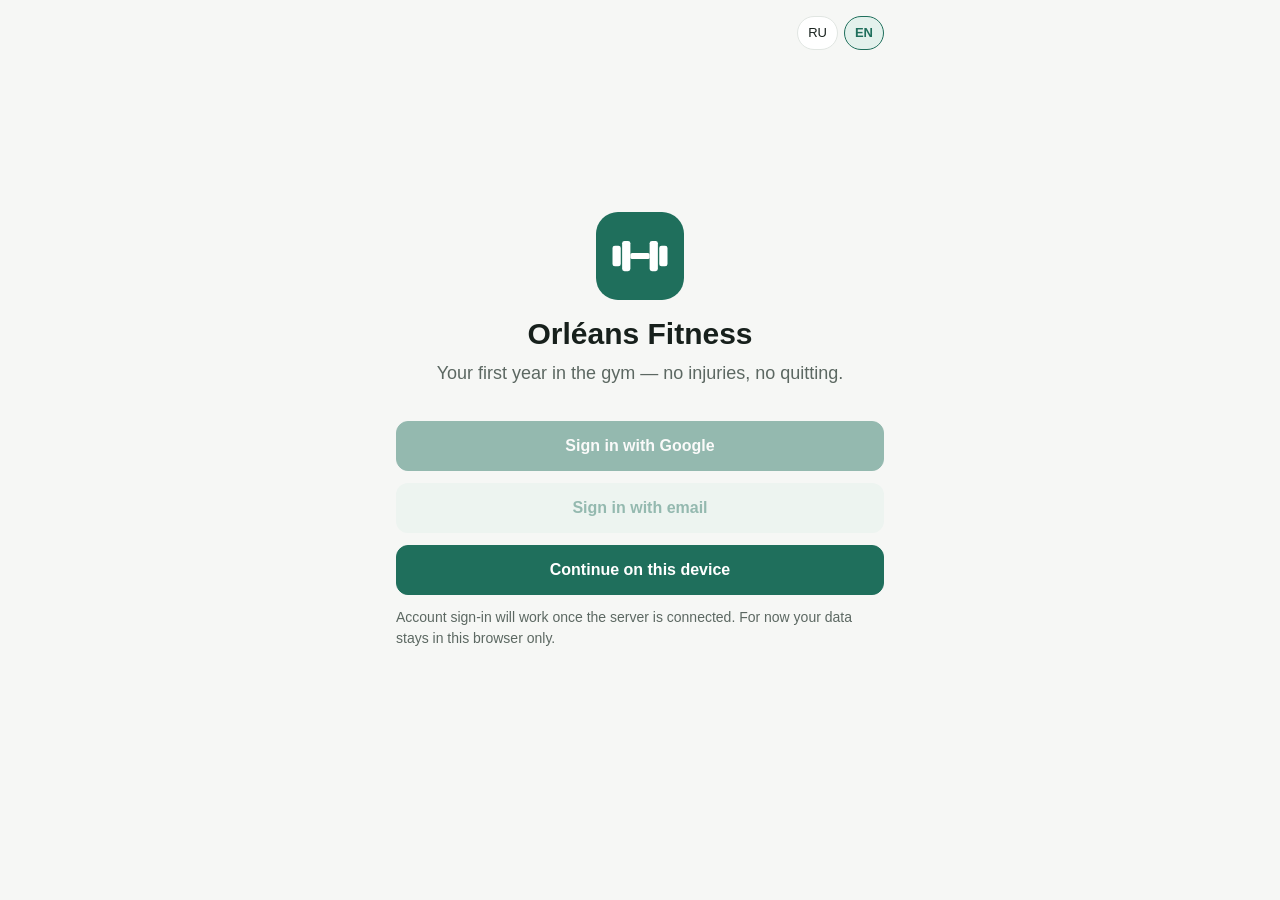
<file: fitness-app/index.html>
<!doctype html>
<html lang="ru">
<head>
  <meta charset="utf-8">
  <meta name="viewport" content="width=device-width, initial-scale=1, viewport-fit=cover">
  <meta name="theme-color" content="#1f6f5c">
  <meta name="description" content="Orléans Fitness — тренировки в зале для новичков: без травм и без бросаний.">
  <title>Orléans Fitness</title>
  <link rel="manifest" href="manifest.webmanifest">
  <link rel="icon" href="icon.svg" type="image/svg+xml">
  <link rel="apple-touch-icon" href="icon.svg">
  <link rel="stylesheet" href="css/app.css">
</head>
<body>
  <div id="app" aria-live="polite"></div>
  <noscript>Для работы приложения нужен JavaScript.</noscript>
  <script type="module" src="js/app.js"></script>
</body>
</html>
</file>
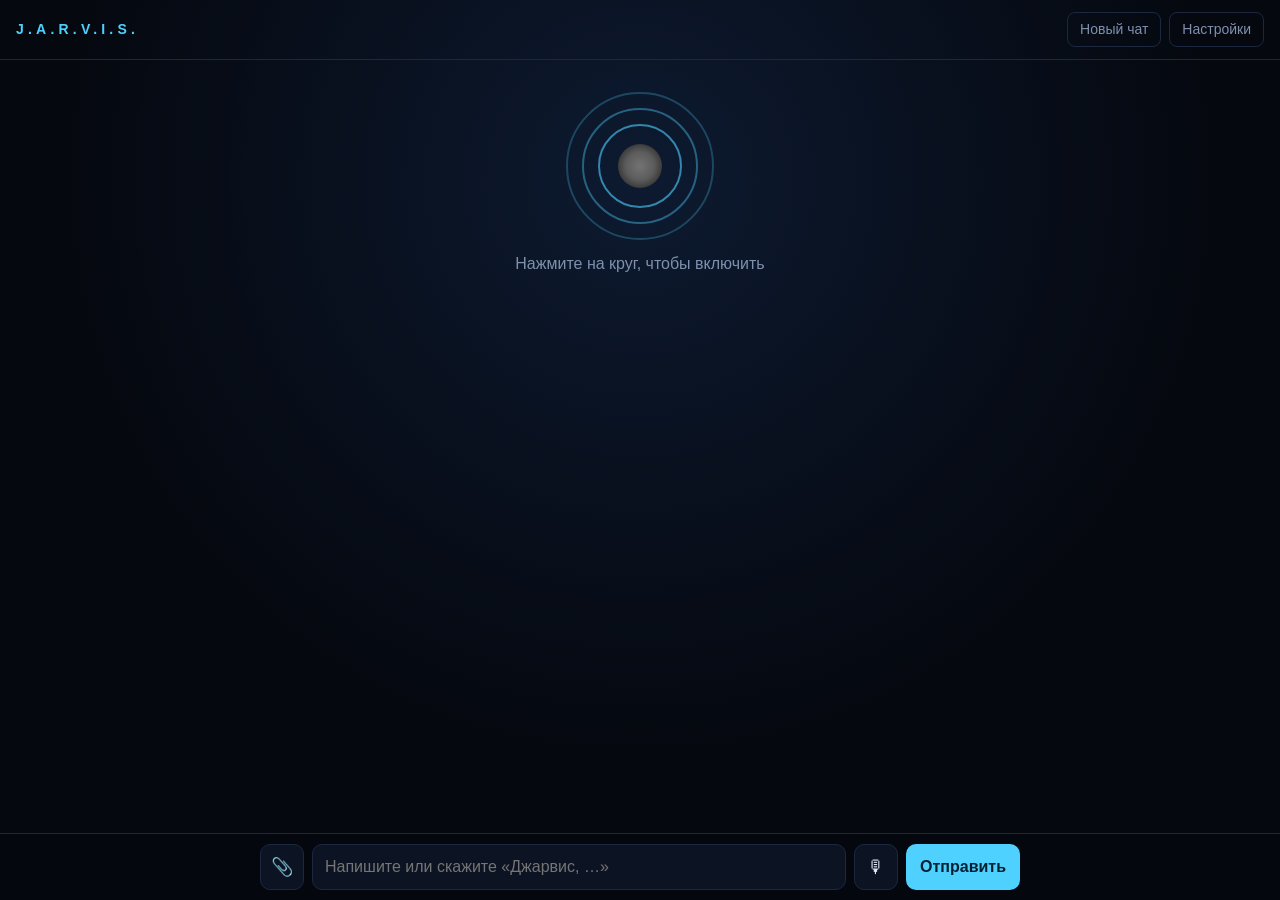
<file: jarvis/index.html>
<!doctype html>
<html lang="ru">
<head>
  <meta charset="utf-8">
  <meta name="viewport" content="width=device-width, initial-scale=1, viewport-fit=cover">
  <meta name="theme-color" content="#05080f">
  <meta name="robots" content="noindex">
  <title>Джарвис</title>
  <link rel="stylesheet" href="jarvis.css">
</head>
<body>
  <header class="top">
    <span class="brand">J.A.R.V.I.S. <span id="mode" class="mode"></span></span>
    <div class="top-actions">
      <button id="clearBtn" class="ghost" type="button" title="Начать новый разговор">Новый чат</button>
      <button id="settingsBtn" class="ghost" type="button" title="Настройки">Настройки</button>
    </div>
  </header>

  <main>
    <section class="core" aria-live="polite">
      <button id="orb" class="orb" type="button" aria-label="Включить Джарвиса">
        <span class="ring r1"></span><span class="ring r2"></span><span class="ring r3"></span>
        <span class="dot"></span>
      </button>
      <p id="status" class="status">Нажмите на круг, чтобы включить</p>
      <p id="heard" class="heard"></p>
    </section>

    <section id="log" class="log" aria-label="Разговор"></section>
  </main>

  <footer class="composer">
    <div id="attachments" class="attachments"></div>
    <form id="form" class="row">
      <label class="icon-btn" title="Прикрепить файл (PDF, фото, текст)">
        <input id="fileInput" type="file" multiple hidden
               accept=".pdf,image/png,image/jpeg,image/gif,image/webp,.txt,.md,.csv,.json,.html,.xml,.js,.ts,.py,.log,.yaml,.yml">
        <span aria-hidden="true">📎</span><span class="sr">Прикрепить файл</span>
      </label>
      <input id="text" type="text" autocomplete="off" placeholder="Напишите или скажите «Джарвис, …»">
      <button id="micBtn" class="icon-btn" type="button" title="Сказать без слова «Джарвис»">
        <span aria-hidden="true">🎙</span><span class="sr">Говорить</span>
      </button>
      <button class="send" type="submit">Отправить</button>
    </form>
  </footer>

  <dialog id="settings">
    <form method="dialog" class="settings">
      <h2>Настройки</h2>

      <fieldset>
        <legend>Домашний сервер (рекомендуется)</legend>
        <label>Адрес сервера
          <input id="serverUrl" type="url" autocomplete="off" placeholder="https://oldmac.….ts.net">
        </label>
        <label>Ключ доступа
          <input id="serverKey" type="password" autocomplete="off" placeholder="из ./jarvis.sh key">
        </label>
        <p class="hint">Общая память с часами, термостат, камеры, сеть и файлы на Mac.</p>
      </fieldset>

      <fieldset>
        <legend>Или напрямую, без сервера</legend>
        <label>Ключ Claude API
          <input id="apiKey" type="password" autocomplete="off" placeholder="sk-ant-…">
        </label>
        <p class="hint">Только разговор. Ключ с console.anthropic.com хранится в этом браузере и отправляется только в Anthropic. Если указан сервер, используется он.</p>
      </fieldset>

      <label>Голос
        <select id="voice"></select>
      </label>

      <label>Скорость речи
        <input id="rate" type="range" min="0.7" max="1.5" step="0.05">
      </label>

      <label class="check">
        <input id="wake" type="checkbox"> Ждать слово «Джарвис»
      </label>
      <p class="hint">Если выключено, Джарвис отвечает на всё, что слышит.</p>

      <label class="check">
        <input id="speak" type="checkbox"> Отвечать голосом
      </label>

      <div class="dialog-actions">
        <button id="testVoice" type="button" class="ghost">Проверить голос</button>
        <button value="ok" class="send">Готово</button>
      </div>
    </form>
  </dialog>

  <div id="drop" class="drop" hidden>Отпустите файл, чтобы прикрепить</div>

  <script type="module" src="jarvis.js"></script>
</body>
</html>
</file>
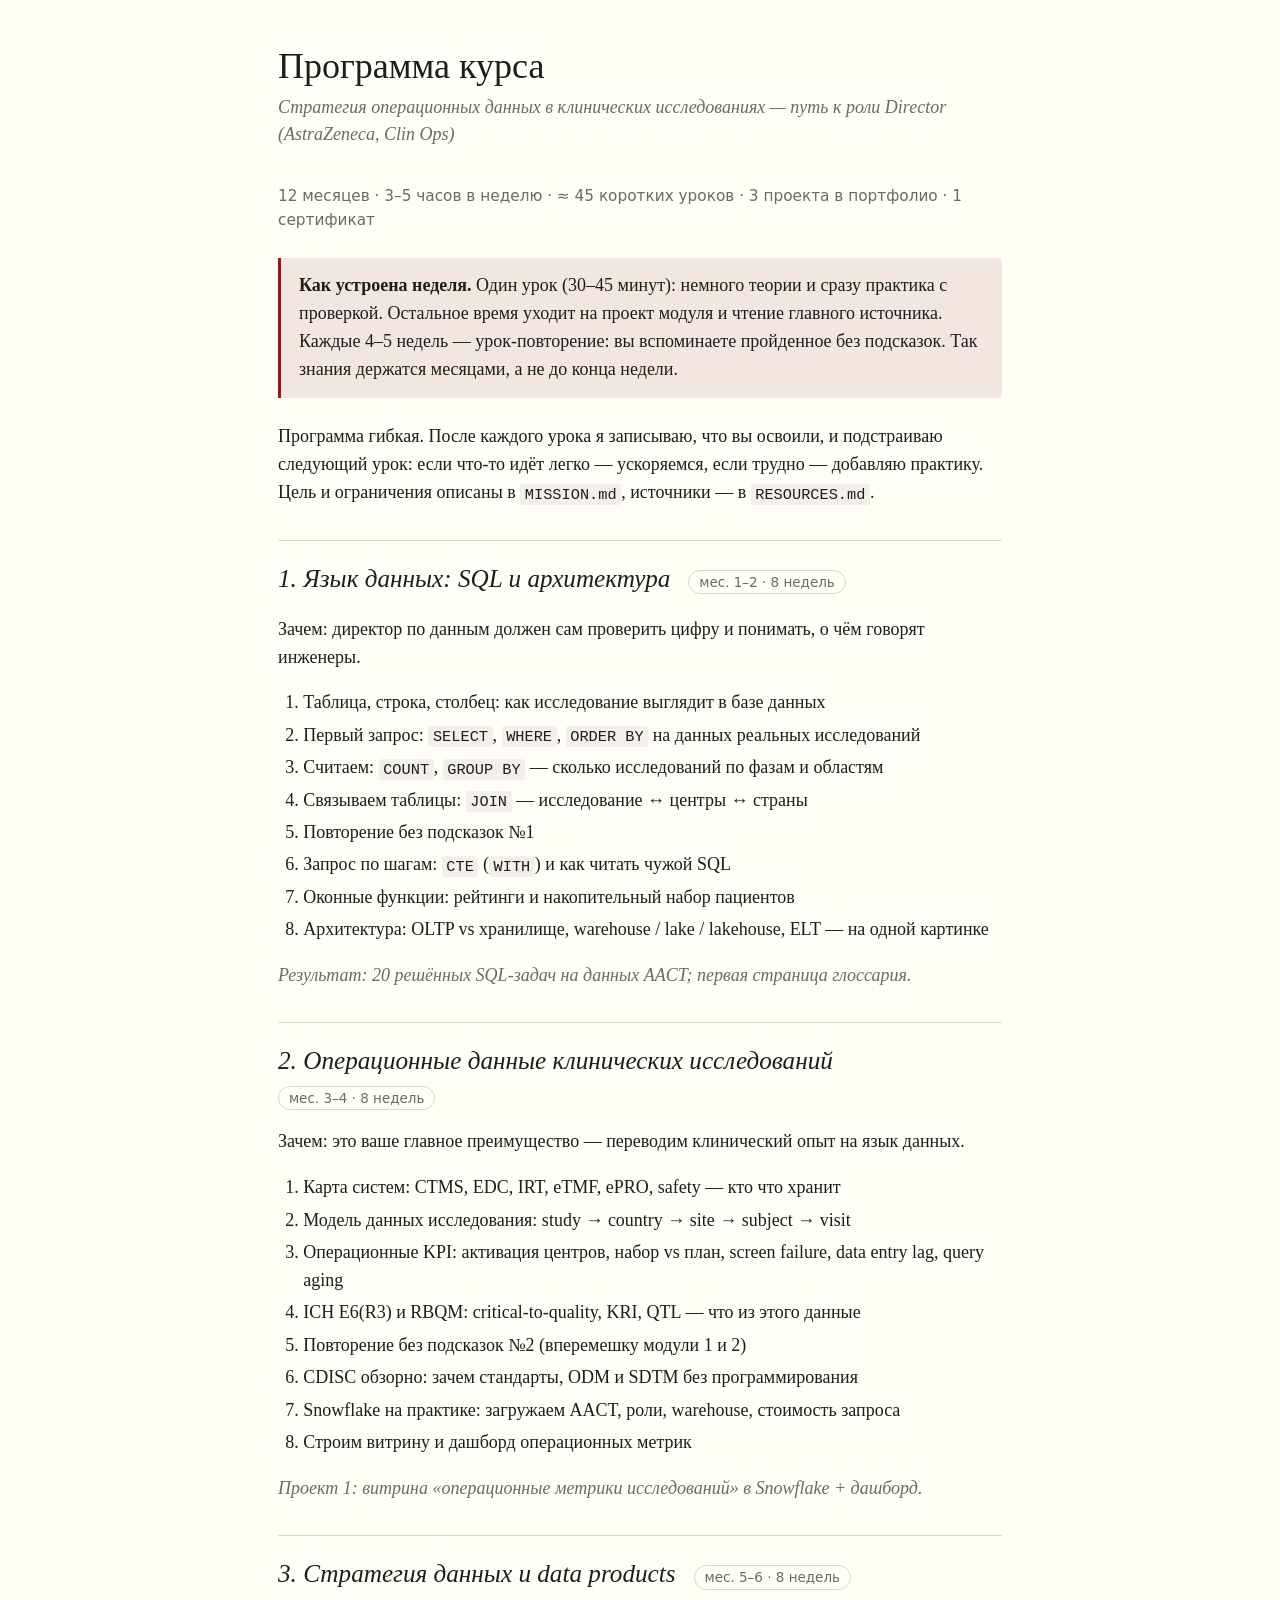
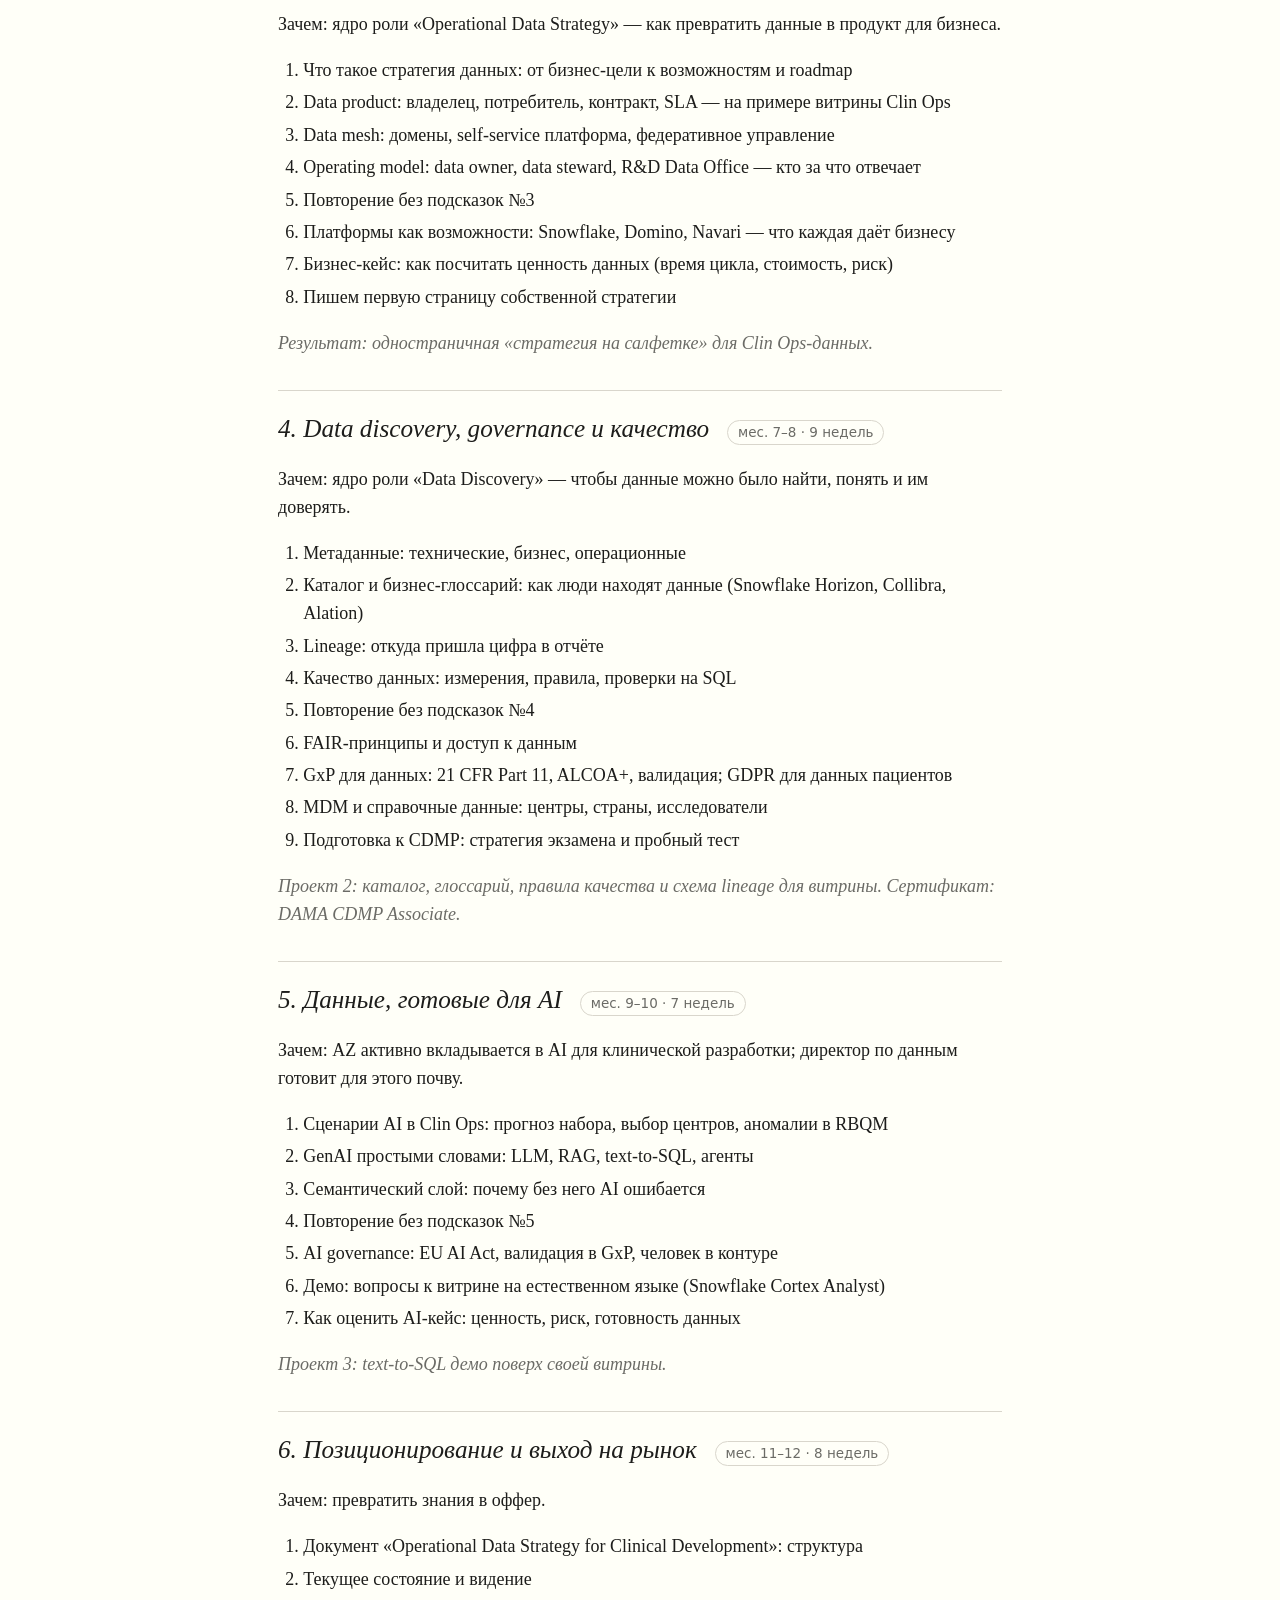
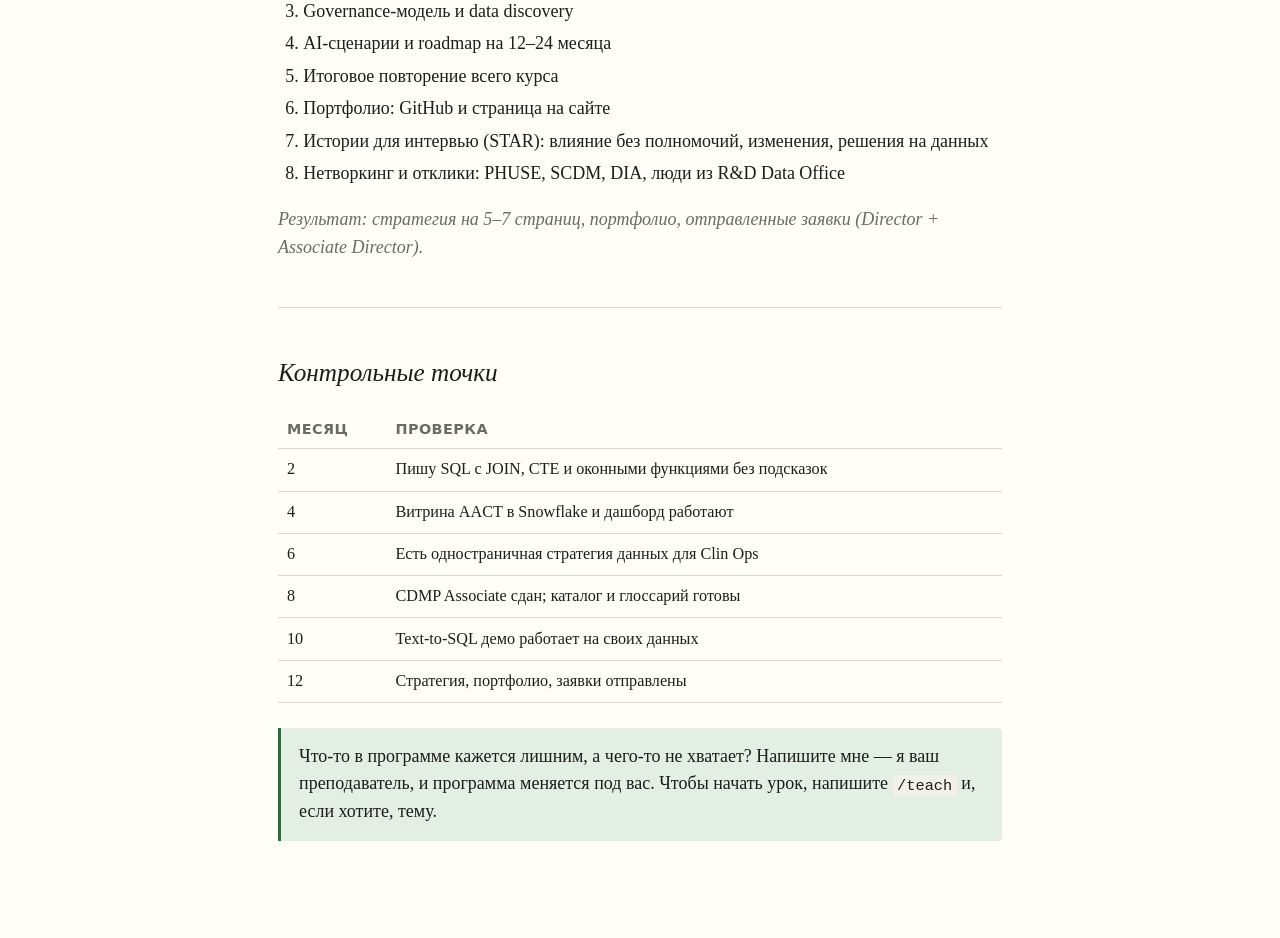
<file: reference/program.html>
<!doctype html>
<html lang="ru">
<head>
<meta charset="utf-8">
<meta name="viewport" content="width=device-width, initial-scale=1">
<title>Программа курса</title>
<link rel="stylesheet" href="../assets/course.css">
</head>
<body>
<main>
<h1>Программа курса</h1>
<p class="subtitle">Стратегия операционных данных в клинических исследованиях — путь к роли Director (AstraZeneca, Clin Ops)</p>
<p class="meta">12 месяцев · 3–5 часов в неделю · ≈ 45 коротких уроков · 3 проекта в портфолио · 1 сертификат</p>

<div class="callout">
<p><strong>Как устроена неделя.</strong> Один урок (30–45 минут): немного теории и сразу практика с проверкой.
Остальное время уходит на проект модуля и чтение главного источника. Каждые 4–5 недель — урок-повторение:
вы вспоминаете пройденное без подсказок. Так знания держатся месяцами, а не до конца недели.</p>
</div>

<p>Программа гибкая. После каждого урока я записываю, что вы освоили, и подстраиваю следующий урок:
если что-то идёт легко — ускоряемся, если трудно — добавляю практику. Цель и ограничения описаны в
<code>MISSION.md</code>, источники — в <code>RESOURCES.md</code>.</p>

<!-- Модуль 1 -->
<section class="module">
<div class="module-head"><h2>1. Язык данных: SQL и архитектура</h2><span class="tag">мес. 1–2 · 8 недель</span></div>
<p>Зачем: директор по данным должен сам проверить цифру и понимать, о чём говорят инженеры.</p>
<ol class="lessons">
<li>Таблица, строка, столбец: как исследование выглядит в базе данных</li>
<li>Первый запрос: <code>SELECT</code>, <code>WHERE</code>, <code>ORDER BY</code> на данных реальных исследований</li>
<li>Считаем: <code>COUNT</code>, <code>GROUP BY</code> — сколько исследований по фазам и областям</li>
<li>Связываем таблицы: <code>JOIN</code> — исследование ↔ центры ↔ страны</li>
<li>Повторение без подсказок №1</li>
<li>Запрос по шагам: <code>CTE</code> (<code>WITH</code>) и как читать чужой SQL</li>
<li>Оконные функции: рейтинги и накопительный набор пациентов</li>
<li>Архитектура: OLTP vs хранилище, warehouse / lake / lakehouse, ELT — на одной картинке</li>
</ol>
<p class="deliverable">Результат: 20 решённых SQL-задач на данных AACT; первая страница глоссария.</p>
</section>

<!-- Модуль 2 -->
<section class="module">
<div class="module-head"><h2>2. Операционные данные клинических исследований</h2><span class="tag">мес. 3–4 · 8 недель</span></div>
<p>Зачем: это ваше главное преимущество — переводим клинический опыт на язык данных.</p>
<ol class="lessons">
<li>Карта систем: CTMS, EDC, IRT, eTMF, ePRO, safety — кто что хранит</li>
<li>Модель данных исследования: study → country → site → subject → visit</li>
<li>Операционные KPI: активация центров, набор vs план, screen failure, data entry lag, query aging</li>
<li>ICH E6(R3) и RBQM: critical-to-quality, KRI, QTL — что из этого данные</li>
<li>Повторение без подсказок №2 (вперемешку модули 1 и 2)</li>
<li>CDISC обзорно: зачем стандарты, ODM и SDTM без программирования</li>
<li>Snowflake на практике: загружаем AACT, роли, warehouse, стоимость запроса</li>
<li>Строим витрину и дашборд операционных метрик</li>
</ol>
<p class="deliverable">Проект 1: витрина «операционные метрики исследований» в Snowflake + дашборд.</p>
</section>

<!-- Модуль 3 -->
<section class="module">
<div class="module-head"><h2>3. Стратегия данных и data products</h2><span class="tag">мес. 5–6 · 8 недель</span></div>
<p>Зачем: ядро роли «Operational Data Strategy» — как превратить данные в продукт для бизнеса.</p>
<ol class="lessons">
<li>Что такое стратегия данных: от бизнес-цели к возможностям и roadmap</li>
<li>Data product: владелец, потребитель, контракт, SLA — на примере витрины Clin Ops</li>
<li>Data mesh: домены, self-service платформа, федеративное управление</li>
<li>Operating model: data owner, data steward, R&amp;D Data Office — кто за что отвечает</li>
<li>Повторение без подсказок №3</li>
<li>Платформы как возможности: Snowflake, Domino, Navari — что каждая даёт бизнесу</li>
<li>Бизнес-кейс: как посчитать ценность данных (время цикла, стоимость, риск)</li>
<li>Пишем первую страницу собственной стратегии</li>
</ol>
<p class="deliverable">Результат: одностраничная «стратегия на салфетке» для Clin Ops-данных.</p>
</section>

<!-- Модуль 4 -->
<section class="module">
<div class="module-head"><h2>4. Data discovery, governance и качество</h2><span class="tag">мес. 7–8 · 9 недель</span></div>
<p>Зачем: ядро роли «Data Discovery» — чтобы данные можно было найти, понять и им доверять.</p>
<ol class="lessons">
<li>Метаданные: технические, бизнес, операционные</li>
<li>Каталог и бизнес-глоссарий: как люди находят данные (Snowflake Horizon, Collibra, Alation)</li>
<li>Lineage: откуда пришла цифра в отчёте</li>
<li>Качество данных: измерения, правила, проверки на SQL</li>
<li>Повторение без подсказок №4</li>
<li>FAIR-принципы и доступ к данным</li>
<li>GxP для данных: 21 CFR Part 11, ALCOA+, валидация; GDPR для данных пациентов</li>
<li>MDM и справочные данные: центры, страны, исследователи</li>
<li>Подготовка к CDMP: стратегия экзамена и пробный тест</li>
</ol>
<p class="deliverable">Проект 2: каталог, глоссарий, правила качества и схема lineage для витрины. Сертификат: DAMA CDMP Associate.</p>
</section>

<!-- Модуль 5 -->
<section class="module">
<div class="module-head"><h2>5. Данные, готовые для AI</h2><span class="tag">мес. 9–10 · 7 недель</span></div>
<p>Зачем: AZ активно вкладывается в AI для клинической разработки; директор по данным готовит для этого почву.</p>
<ol class="lessons">
<li>Сценарии AI в Clin Ops: прогноз набора, выбор центров, аномалии в RBQM</li>
<li>GenAI простыми словами: LLM, RAG, text-to-SQL, агенты</li>
<li>Семантический слой: почему без него AI ошибается</li>
<li>Повторение без подсказок №5</li>
<li>AI governance: EU AI Act, валидация в GxP, человек в контуре</li>
<li>Демо: вопросы к витрине на естественном языке (Snowflake Cortex Analyst)</li>
<li>Как оценить AI-кейс: ценность, риск, готовность данных</li>
</ol>
<p class="deliverable">Проект 3: text-to-SQL демо поверх своей витрины.</p>
</section>

<!-- Модуль 6 -->
<section class="module">
<div class="module-head"><h2>6. Позиционирование и выход на рынок</h2><span class="tag">мес. 11–12 · 8 недель</span></div>
<p>Зачем: превратить знания в оффер.</p>
<ol class="lessons">
<li>Документ «Operational Data Strategy for Clinical Development»: структура</li>
<li>Текущее состояние и видение</li>
<li>Governance-модель и data discovery</li>
<li>AI-сценарии и roadmap на 12–24 месяца</li>
<li>Итоговое повторение всего курса</li>
<li>Портфолио: GitHub и страница на сайте</li>
<li>Истории для интервью (STAR): влияние без полномочий, изменения, решения на данных</li>
<li>Нетворкинг и отклики: PHUSE, SCDM, DIA, люди из R&amp;D Data Office</li>
</ol>
<p class="deliverable">Результат: стратегия на 5–7 страниц, портфолио, отправленные заявки (Director + Associate Director).</p>
</section>

<hr>
<h2>Контрольные точки</h2>
<table>
<thead><tr><th>Месяц</th><th>Проверка</th></tr></thead>
<tbody>
<tr><td>2</td><td>Пишу SQL с JOIN, CTE и оконными функциями без подсказок</td></tr>
<tr><td>4</td><td>Витрина AACT в Snowflake и дашборд работают</td></tr>
<tr><td>6</td><td>Есть одностраничная стратегия данных для Clin Ops</td></tr>
<tr><td>8</td><td>CDMP Associate сдан; каталог и глоссарий готовы</td></tr>
<tr><td>10</td><td>Text-to-SQL демо работает на своих данных</td></tr>
<tr><td>12</td><td>Стратегия, портфолио, заявки отправлены</td></tr>
</tbody>
</table>

<div class="callout ask">
<p>Что-то в программе кажется лишним, а чего-то не хватает? Напишите мне — я ваш преподаватель,
и программа меняется под вас. Чтобы начать урок, напишите <code>/teach</code> и, если хотите, тему.</p>
</div>
</main>
</body>
</html>
</file>
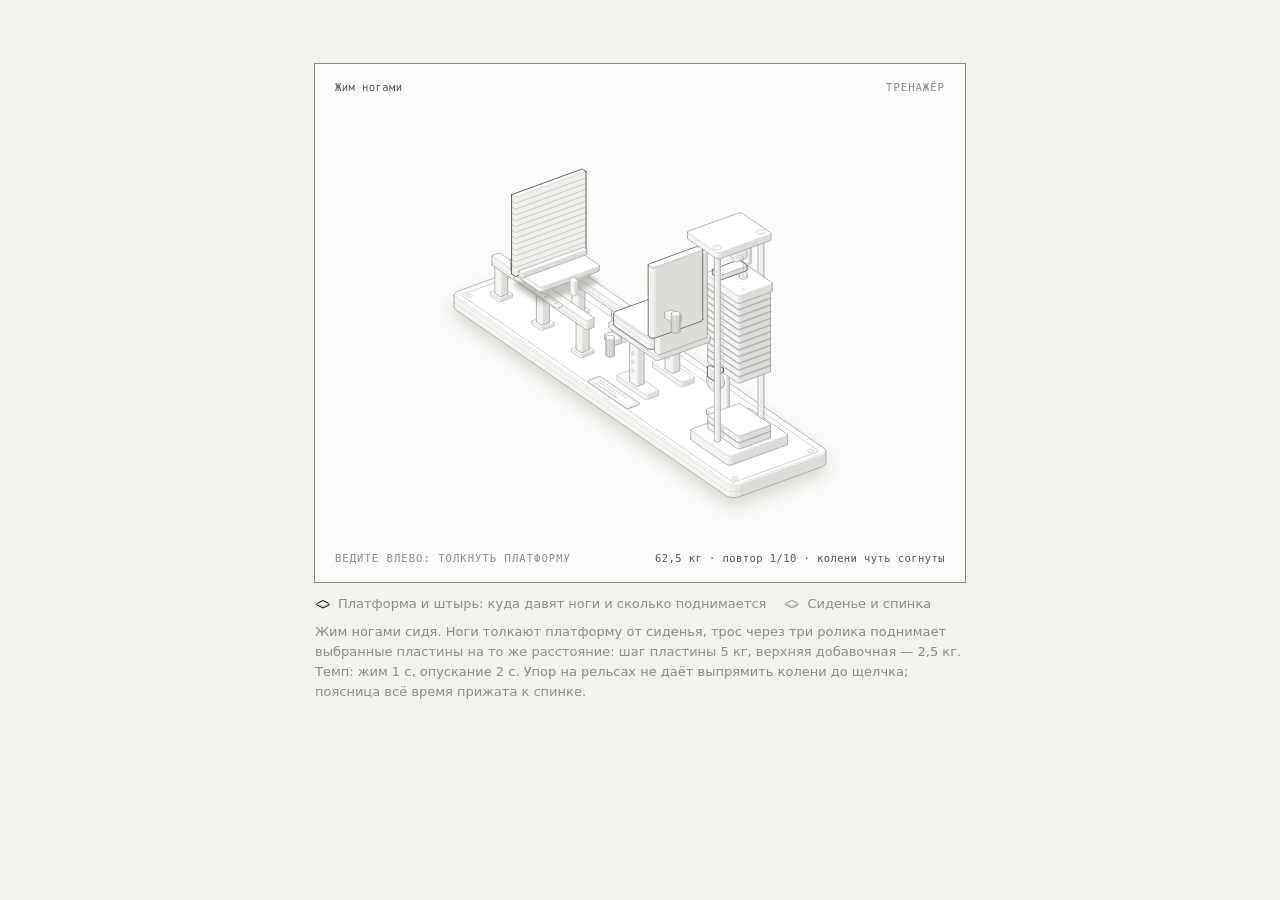
<file: fitness-app/figures/leg_press-light.html>
<!doctype html><html lang="en"><head><meta charset="utf-8"><meta name="viewport" content="width=device-width, initial-scale=1"><title>Жим ногами</title><style>
.iso{
  --anatomy-page:#0b0b0b;--anatomy-card:#131313;--anatomy-text:#a3a3a3;--anatomy-strong:#e6e6e6;--anatomy-muted:#6e6e6e;
  --anatomy-paper:#131313;--anatomy-face:#1b1b1b;--anatomy-top:#1c1c1c;
  --anatomy-shade-0:#0f0f0f;--anatomy-shade-1:#121212;--anatomy-shade-2:#151515;--anatomy-shade-3:#181818;
  --anatomy-lit-top:#262626;--anatomy-lit-shade:#1d1d1d;
  --anatomy-hi:#d4d4d4;--anatomy-mid:#6a6a6a;--anatomy-lo:#3e3e3e;--anatomy-faint:#2a2a2a;--anatomy-lit:#ffffff;
  --anatomy-halo:#050505;--anatomy-halo-opacity:.9;--anatomy-dot:#e6e6e6;
  --anatomy-red:#ff6b6b;--anatomy-green:#6be0a0;--anatomy-blue:#6b9bff;
  --anatomy-weight:.6px;--anatomy-ease:cubic-bezier(.32,.72,0,1);
  --anatomy-mono:ui-monospace,"SF Mono",Menlo,Consolas,monospace;
  --anatomy-lift:inset 0 1px 0 0 #ffffff0a,inset 0 0 0 1px #ffffff06,0 0 0 1px #00000026,0 1px 1px -.5px #00000014,0 3px 3px -1.5px #00000014,0 6px 6px -3px #00000014,0 12px 12px -6px #00000014;
}
.iso[data-theme="light"]{
  --anatomy-page:#f2f2ef;--anatomy-card:#fbfbfa;--anatomy-text:#57575a;--anatomy-strong:#18181a;--anatomy-muted:#8c8c90;
  --anatomy-paper:#fbfbfa;--anatomy-face:#ffffff;--anatomy-top:#ffffff;
  --anatomy-shade-0:#dcdcd9;--anatomy-shade-1:#e5e5e2;--anatomy-shade-2:#ededea;--anatomy-shade-3:#f4f4f1;
  --anatomy-lit-top:#ffffff;--anatomy-lit-shade:#eeeeeb;
  --anatomy-hi:#26262a;--anatomy-mid:#8a8a8f;--anatomy-lo:#b4b4b8;--anatomy-faint:#d4d4d6;--anatomy-lit:#000000;
  --anatomy-halo:#8a8a80;--anatomy-halo-opacity:.32;--anatomy-dot:#3a3a3e;
  --anatomy-red:#e5484d;--anatomy-green:#30a46c;--anatomy-blue:#3e63dd;
  --anatomy-lift:inset 0 1px 0 0 #ffffff,0 0 0 1px #0000000f,0 1px 1px -.5px #0000000a,0 3px 3px -1.5px #0000000a,0 6px 6px -3px #0000000a,0 12px 12px -6px #0000000a;
}
.iso-svg{display:block;width:100%;height:auto;overflow:visible}
.iso-svg path,.iso-svg circle{vector-effect:non-scaling-stroke}
.iso-fill{fill:var(--anatomy-paper);stroke:none}
.iso-solid[data-lit]>.iso-fill{fill:var(--anatomy-face)}
.iso-shade,.iso-top{stroke:none}
.iso-shade[data-shade="0"]{fill:var(--anatomy-shade-0)}
.iso-shade[data-shade="1"]{fill:var(--anatomy-shade-1)}
.iso-shade[data-shade="2"]{fill:var(--anatomy-shade-2)}
.iso-shade[data-shade="3"]{fill:var(--anatomy-shade-3)}
.iso-top{fill:var(--anatomy-top)}
.iso-solid[data-lit]>.iso-top{fill:var(--anatomy-lit-top)}
.iso-solid[data-lit]>.iso-shade{fill:var(--anatomy-lit-shade)}
.iso-solid[data-seamless]>.iso-shade,.iso-solid[data-seamless]>.iso-top{stroke-width:.4;stroke-linejoin:round}
.iso-solid[data-seamless]>.iso-shade[data-shade="0"]{stroke:var(--anatomy-shade-0)}
.iso-solid[data-seamless]>.iso-shade[data-shade="1"]{stroke:var(--anatomy-shade-1)}
.iso-solid[data-seamless]>.iso-shade[data-shade="2"]{stroke:var(--anatomy-shade-2)}
.iso-solid[data-seamless]>.iso-shade[data-shade="3"]{stroke:var(--anatomy-shade-3)}
.iso-solid[data-seamless]>.iso-top{stroke:var(--anatomy-top)}
.iso-solid[data-seamless][data-lit]>.iso-top{stroke:var(--anatomy-lit-top)}
.iso-solid[data-seamless][data-lit]>.iso-shade{stroke:var(--anatomy-lit-shade)}
.iso-solid[data-lit]>.iso-edge{stroke:var(--anatomy-lit)}
.iso-halo{fill:var(--anatomy-halo);stroke:none;filter:blur(9px);opacity:var(--anatomy-halo-opacity);transform:translateY(3px)}
.iso-line{fill:none;stroke:var(--anatomy-lo);stroke-width:var(--anatomy-weight);stroke-linecap:round;stroke-linejoin:round}
.iso-line[data-tone="hi"]{stroke:var(--anatomy-hi)}
.iso-line[data-tone="mid"]{stroke:var(--anatomy-mid)}
.iso-line[data-tone="lo"]{stroke:var(--anatomy-lo)}
.iso-line[data-tone="faint"]{stroke:var(--anatomy-faint)}
.iso-line[data-tone="lit"]{stroke:var(--anatomy-lit)}
.iso-line[data-tone="red"]{stroke:var(--anatomy-red)}
.iso-line[data-tone="green"]{stroke:var(--anatomy-green)}
.iso-line[data-tone="blue"]{stroke:var(--anatomy-blue)}
.iso-line[data-dotted]{stroke-dasharray:.01 3.5;stroke-width:1}
.iso-line[data-dashed]{stroke-dasharray:3 3}
.iso-line[data-flow]{stroke-dasharray:2 6}
.iso-wire-end{fill:var(--anatomy-paper);stroke:var(--anatomy-lo);stroke-width:var(--anatomy-weight)}
.iso-wire[data-tone="hi"] .iso-wire-end{stroke:var(--anatomy-hi)}
.iso-wire[data-tone="mid"] .iso-wire-end{stroke:var(--anatomy-mid)}
.iso-wire[data-tone="faint"] .iso-wire-end{stroke:var(--anatomy-faint)}
.iso-wire[data-tone="lit"] .iso-wire-end{stroke:var(--anatomy-lit)}
.iso-dots circle{fill:var(--anatomy-dot);stroke:none;opacity:.32}
.iso-dots[data-tone="hi"] circle{opacity:.85}
.iso-dots[data-tone="mid"] circle{opacity:.45}
.iso-dots[data-tone="lo"] circle{opacity:.22}
.iso-dots[data-tone="faint"] circle{opacity:.12}
.iso-face-text{fill:var(--anatomy-mid);font-family:var(--anatomy-mono);letter-spacing:.04em}
.iso-face-text[data-tone="hi"]{fill:var(--anatomy-hi)}
.iso-face-text[data-tone="lo"]{fill:var(--anatomy-lo)}
.iso-face-text[data-tone="faint"]{fill:var(--anatomy-faint)}
.tb-body{fill:var(--anatomy-shade-2);stroke:none}
.tb-shine{fill:var(--anatomy-top);stroke:none}
.tb-shade{fill:var(--anatomy-shade-0);stroke:none}
.tb-ring{fill:none;stroke:var(--anatomy-lo);stroke-width:.45;stroke-linecap:butt;stroke-linejoin:round}
.tb-ring[data-tone="mid"]{stroke:var(--anatomy-mid)}
.tb-ring[data-tone="faint"]{stroke:var(--anatomy-faint)}
.tb-ring[data-tone="hi"]{stroke:var(--anatomy-hi)}
@keyframes iso-flow{to{stroke-dashoffset:-32}}
@keyframes iso-pulse{0%,100%{opacity:.18}12%{opacity:1}40%{opacity:.18}}
.iso-line[data-flow]{animation:iso-flow 1600ms linear infinite}
.iso-dots circle[data-pulse]{animation:iso-pulse 1600ms steps(1,end) infinite;animation-delay:var(--pulse-at,0ms)}
.iso-figure{margin:32px 0 36px}
.iso-plate{position:relative;padding:52px 24px;border-radius:0;background:var(--anatomy-card);box-shadow:0 0 0 1px var(--anatomy-mid);--anatomy-paper:var(--anatomy-card)}
.iso-plate-corners{position:absolute;inset:18px 20px;pointer-events:none}
.iso-plate-corner{position:absolute;color:var(--anatomy-muted);font-family:var(--anatomy-mono);font-size:10.5px;line-height:1;letter-spacing:.04em;white-space:nowrap}
.iso-plate-corner[data-corner="fig"]{top:0;left:0;color:var(--anatomy-text)}
.iso-plate-corner[data-corner="title"]{top:0;right:0;text-transform:uppercase;letter-spacing:.1em}
.iso-plate-corner[data-corner="hint"]{bottom:0;left:0;text-transform:uppercase;letter-spacing:.1em}
.iso-plate-corner[data-corner="readout"]{right:0;bottom:0;color:var(--anatomy-text);font-variant-numeric:tabular-nums}
.iso-plate .iso-svg{margin:0 auto}
.iso-legend{display:grid;gap:8px;margin-top:12px;color:var(--anatomy-muted);font-size:13px;line-height:1.55}
.iso-keys{display:flex;flex-wrap:wrap;gap:6px 18px}
.iso-key{display:inline-flex;align-items:center;gap:7px}
.iso-swatch{width:16px;height:10px;flex:none;overflow:visible}
.iso-swatch path{fill:none;stroke:var(--anatomy-hi);stroke-width:1;vector-effect:non-scaling-stroke;stroke-linejoin:round;stroke-linecap:round}
.iso-swatch[data-mark="raised"] path,.iso-swatch[data-mark="flat"] path{stroke:var(--anatomy-mid)}
.iso-swatch[data-mark="lit"] path{stroke:var(--anatomy-lit)}
.iso-swatch[data-mark="dim"] path{stroke:var(--anatomy-lo)}
.iso-swatch[data-mark="dotted"] path{stroke-dasharray:.01 3;stroke-width:1.4}
.iso-swatch[data-mark="dashed"] path{stroke-dasharray:3 2.5}
.iso-swatch[data-mark="red"] path{stroke:var(--anatomy-red)}
.iso-swatch[data-mark="green"] path{stroke:var(--anatomy-green)}
.iso-swatch[data-mark="blue"] path{stroke:var(--anatomy-blue)}
.iso-swatch-crease{stroke:var(--anatomy-lo)!important}
@media (max-width:560px){.iso-plate{padding:48px 12px 70px}.iso-plate-corner[data-corner="hint"]{bottom:18px}}
@media (prefers-reduced-motion:reduce){.iso-line[data-flow],.iso-dots circle[data-pulse]{animation:none}}

*{box-sizing:border-box}
html{color-scheme:dark}
body[data-theme="light"]{color-scheme:light}
body{margin:0;background:var(--anatomy-page);color:var(--anatomy-text);font:14px/1.6 ui-sans-serif,system-ui,-apple-system,"Segoe UI",sans-serif;-webkit-font-smoothing:antialiased}
.iso-page{width:min(650px,100% - 32px);margin:64px auto 96px}
</style></head><body class="iso" data-theme="light"><main class="iso-page"><style>.embed .iso-page{width:100%;margin:0}.embed .iso-figure{margin:0}.embed .iso-legend{display:none}.embed{background:transparent}</style><figure class="iso-figure"><div class="iso-plate"><div class="iso-plate-corners" aria-hidden="true"><span class="iso-plate-corner" data-corner="fig">Жим ногами</span><span class="iso-plate-corner" data-corner="title">Тренажёр</span><span class="iso-plate-corner" data-corner="hint">Ведите влево: толкнуть платформу</span><span class="iso-plate-corner" data-corner="readout" data-readout>62,5 кг · повтор 1/10 · внизу</span></div><div class="iso-stage" tabindex="0" role="img" aria-label="Жим ногами: стрелки влево-вправо двигают платформу"><svg xmlns="http://www.w3.org/2000/svg" class="iso-svg" viewBox="0 0 640 440" role="img" aria-label="Жим ногами сидя с весовой колонной. Платформа для ног стоит на каретке на двух рельсах. Трос от каретки идёт под сиденьем к нижнему ролику, вверх по колонне и через два верхних ролика к грузу. Когда платформу толкают от сиденья, выбранные пластины поднимаются на то же расстояние. Упор в конце рельсов не даёт выпрямить колени до конца."><path class="iso-halo" d="M122.4 197L122.5 195.9L123 194.9L123.9 193.9L125.2 193.1L126.8 192.4L213.8 160.8L215.7 160.2L217.7 159.9L219.7 159.8L221.9 159.8L223.9 160.1L225.8 160.5L227.5 161.2L228.9 162L515.6 359.3L516.6 360.2L517.3 361.2L517.6 362.2L517.6 374.7L517.5 375.7L517 376.7L516.1 377.7L514.8 378.5L513.2 379.2L426.2 410.8L424.3 411.4L422.3 411.7L420.3 411.9L418.1 411.8L416.1 411.5L414.2 411.1L412.5 410.4L411.1 409.6L124.4 212.3L123.4 211.4L122.7 210.4L122.4 209.4Z"/><g class="iso-solid"><path class="iso-fill" d="M205.5 188.5L205.6 187.1L206.4 185.7L207.8 184.5L209.9 183.6L212.3 182.9L215.1 182.6L217.9 182.6L220.6 183L223 183.7L224.9 184.7L226.2 186L226.9 187.3L226.9 189.5L226.8 190.9L226 192.3L224.6 193.5L222.5 194.4L220.1 195.1L217.3 195.4L214.5 195.4L211.8 195L209.4 194.3L207.5 193.2L206.2 192L205.5 190.6Z"/><path class="iso-shade" data-shade="0" d="M226.9 189.5L226.8 190.9L226.8 188.7L226.9 187.3ZM226.8 190.9L226 192.3L226 190.1L226.8 188.7ZM226 192.3L224.6 193.5L224.6 191.3L226 190.1ZM224.6 193.5L222.5 194.4L222.5 192.3L224.6 191.3Z"/><path class="iso-shade" data-shade="1" d="M222.5 194.4L220.1 195.1L220.1 192.9L222.5 192.3ZM220.1 195.1L217.3 195.4L217.3 193.3L220.1 192.9Z"/><path class="iso-shade" data-shade="2" d="M217.3 195.4L214.5 195.4L214.5 193.2L217.3 193.3ZM214.5 195.4L211.8 195L211.8 192.8L214.5 193.2Z"/><path class="iso-shade" data-shade="3" d="M211.8 195L209.4 194.3L209.4 192.1L211.8 192.8ZM209.4 194.3L207.5 193.2L207.5 191.1L209.4 192.1ZM207.5 193.2L206.2 192L206.2 189.8L207.5 191.1ZM206.2 192L205.5 190.6L205.5 188.5L206.2 189.8Z"/><path class="iso-top" d="M222.5 192.3L220.1 192.9L217.3 193.3L214.5 193.2L211.8 192.8L209.4 192.1L207.5 191.1L206.2 189.8L205.5 188.5L205.6 187.1L206.4 185.7L207.8 184.5L209.9 183.6L212.3 182.9L215.1 182.6L217.9 182.6L220.6 183L223 183.7L224.9 184.7L226.2 186L226.9 187.3L226.8 188.7L226 190.1L224.6 191.3Z"/><path class="iso-line iso-crease" data-tone="faint" d="M226.9 187.3L226.8 188.7L226 190.1L224.6 191.3L222.5 192.3L220.1 192.9L217.3 193.3L214.5 193.2L211.8 192.8L209.4 192.1L207.5 191.1L206.2 189.8L205.5 188.5"/><path class="iso-line iso-edge" data-tone="lo" d="M205.5 188.5L205.6 187.1L206.4 185.7L207.8 184.5L209.9 183.6L212.3 182.9L215.1 182.6L217.9 182.6L220.6 183L223 183.7L224.9 184.7L226.2 186L226.9 187.3M226.9 189.5L226.8 190.9L226 192.3L224.6 193.5L222.5 194.4L220.1 195.1L217.3 195.4L214.5 195.4L211.8 195L209.4 194.3L207.5 193.2L206.2 192L205.5 190.6M205.5 188.5L205.5 190.6M226.9 187.3L226.9 189.5"/></g><g class="iso-solid"><path class="iso-fill" d="M208 184.3L208.1 183.2L208.7 182.2L209.8 181.3L211.4 180.5L213.2 180L215.3 179.8L217.5 179.8L219.6 180.1L221.4 180.7L222.9 181.4L223.9 182.4L224.4 183.4L224.4 187.5L224.4 188.5L223.7 189.6L222.6 190.5L221.1 191.2L219.2 191.8L217.1 192L214.9 192L212.8 191.7L211 191.1L209.5 190.3L208.5 189.4L208 188.3Z"/><path class="iso-shade" data-shade="0" d="M224.4 187.5L224.4 188.5L224.4 184.5L224.4 183.4ZM224.4 188.5L223.7 189.6L223.7 185.5L224.4 184.5ZM223.7 189.6L222.6 190.5L222.6 186.5L223.7 185.5ZM222.6 190.5L221.1 191.2L221.1 187.2L222.6 186.5Z"/><path class="iso-shade" data-shade="1" d="M221.1 191.2L219.2 191.8L219.2 187.7L221.1 187.2ZM219.2 191.8L217.1 192L217.1 188L219.2 187.7Z"/><path class="iso-shade" data-shade="2" d="M217.1 192L214.9 192L214.9 187.9L217.1 188ZM214.9 192L212.8 191.7L212.8 187.6L214.9 187.9Z"/><path class="iso-shade" data-shade="3" d="M212.8 191.7L211 191.1L211 187.1L212.8 187.6ZM211 191.1L209.5 190.3L209.5 186.3L211 187.1ZM209.5 190.3L208.5 189.4L208.5 185.3L209.5 186.3ZM208.5 189.4L208 188.3L208 184.3L208.5 185.3Z"/><path class="iso-top" d="M221.1 187.2L219.2 187.7L217.1 188L214.9 187.9L212.8 187.6L211 187.1L209.5 186.3L208.5 185.3L208 184.3L208.1 183.2L208.7 182.2L209.8 181.3L211.4 180.5L213.2 180L215.3 179.8L217.5 179.8L219.6 180.1L221.4 180.7L222.9 181.4L223.9 182.4L224.4 183.4L224.4 184.5L223.7 185.5L222.6 186.5Z"/><path class="iso-line iso-crease" data-tone="faint" d="M224.4 183.4L224.4 184.5L223.7 185.5L222.6 186.5L221.1 187.2L219.2 187.7L217.1 188L214.9 187.9L212.8 187.6L211 187.1L209.5 186.3L208.5 185.3L208 184.3"/><path class="iso-line iso-edge" data-tone="mid" d="M208 184.3L208.1 183.2L208.7 182.2L209.8 181.3L211.4 180.5L213.2 180L215.3 179.8L217.5 179.8L219.6 180.1L221.4 180.7L222.9 181.4L223.9 182.4L224.4 183.4M224.4 187.5L224.4 188.5L223.7 189.6L222.6 190.5L221.1 191.2L219.2 191.8L217.1 192L214.9 192L212.8 191.7L211 191.1L209.5 190.3L208.5 189.4L208 188.3M208 184.3L208 188.3M224.4 183.4L224.4 187.5"/></g><g class="iso-solid"><path class="iso-fill" d="M147.5 209.5L147.5 208.1L148.3 206.8L149.8 205.6L151.8 204.6L154.3 204L157 203.6L159.9 203.7L162.5 204.1L164.9 204.8L166.9 205.8L168.2 207.1L168.9 208.4L168.9 210.6L168.8 212L168 213.3L166.5 214.5L164.5 215.5L162 216.2L159.3 216.5L156.5 216.5L153.8 216.1L151.4 215.3L149.5 214.3L148.1 213.1L147.5 211.7Z"/><path class="iso-shade" data-shade="0" d="M168.9 210.6L168.8 212L168.8 209.8L168.9 208.4ZM168.8 212L168 213.3L168 211.2L168.8 209.8ZM168 213.3L166.5 214.5L166.5 212.4L168 211.2ZM166.5 214.5L164.5 215.5L164.5 213.3L166.5 212.4Z"/><path class="iso-shade" data-shade="1" d="M164.5 215.5L162 216.2L162 214L164.5 213.3ZM162 216.2L159.3 216.5L159.3 214.3L162 214Z"/><path class="iso-shade" data-shade="2" d="M159.3 216.5L156.5 216.5L156.5 214.3L159.3 214.3ZM156.5 216.5L153.8 216.1L153.8 213.9L156.5 214.3Z"/><path class="iso-shade" data-shade="3" d="M153.8 216.1L151.4 215.3L151.4 213.2L153.8 213.9ZM151.4 215.3L149.5 214.3L149.5 212.1L151.4 213.2ZM149.5 214.3L148.1 213.1L148.1 210.9L149.5 212.1ZM148.1 213.1L147.5 211.7L147.5 209.5L148.1 210.9Z"/><path class="iso-top" d="M164.5 213.3L162 214L159.3 214.3L156.5 214.3L153.8 213.9L151.4 213.2L149.5 212.1L148.1 210.9L147.5 209.5L147.5 208.1L148.3 206.8L149.8 205.6L151.8 204.6L154.3 204L157 203.6L159.9 203.7L162.5 204.1L164.9 204.8L166.9 205.8L168.2 207.1L168.9 208.4L168.8 209.8L168 211.2L166.5 212.4Z"/><path class="iso-line iso-crease" data-tone="faint" d="M168.9 208.4L168.8 209.8L168 211.2L166.5 212.4L164.5 213.3L162 214L159.3 214.3L156.5 214.3L153.8 213.9L151.4 213.2L149.5 212.1L148.1 210.9L147.5 209.5"/><path class="iso-line iso-edge" data-tone="lo" d="M147.5 209.5L147.5 208.1L148.3 206.8L149.8 205.6L151.8 204.6L154.3 204L157 203.6L159.9 203.7L162.5 204.1L164.9 204.8L166.9 205.8L168.2 207.1L168.9 208.4M168.9 210.6L168.8 212L168 213.3L166.5 214.5L164.5 215.5L162 216.2L159.3 216.5L156.5 216.5L153.8 216.1L151.4 215.3L149.5 214.3L148.1 213.1L147.5 211.7M147.5 209.5L147.5 211.7M168.9 208.4L168.9 210.6"/></g><g class="iso-solid"><path class="iso-fill" d="M150 205.4L150 204.3L150.6 203.3L151.8 202.4L153.3 201.6L155.2 201.1L157.3 200.8L159.5 200.9L161.5 201.2L163.4 201.7L164.8 202.5L165.9 203.5L166.4 204.5L166.4 208.6L166.3 209.6L165.7 210.7L164.6 211.6L163 212.3L161.1 212.8L159 213.1L156.9 213.1L154.8 212.8L153 212.2L151.5 211.4L150.5 210.5L150 209.4Z"/><path class="iso-shade" data-shade="0" d="M166.4 208.6L166.3 209.6L166.3 205.6L166.4 204.5ZM166.3 209.6L165.7 210.7L165.7 206.6L166.3 205.6ZM165.7 210.7L164.6 211.6L164.6 207.5L165.7 206.6ZM164.6 211.6L163 212.3L163 208.3L164.6 207.5Z"/><path class="iso-shade" data-shade="1" d="M163 212.3L161.1 212.8L161.1 208.8L163 208.3ZM161.1 212.8L159 213.1L159 209L161.1 208.8Z"/><path class="iso-shade" data-shade="2" d="M159 213.1L156.9 213.1L156.9 209L159 209ZM156.9 213.1L154.8 212.8L154.8 208.7L156.9 209Z"/><path class="iso-shade" data-shade="3" d="M154.8 212.8L153 212.2L153 208.2L154.8 208.7ZM153 212.2L151.5 211.4L151.5 207.4L153 208.2ZM151.5 211.4L150.5 210.5L150.5 206.4L151.5 207.4ZM150.5 210.5L150 209.4L150 205.4L150.5 206.4Z"/><path class="iso-top" d="M163 208.3L161.1 208.8L159 209L156.9 209L154.8 208.7L153 208.2L151.5 207.4L150.5 206.4L150 205.4L150 204.3L150.6 203.3L151.8 202.4L153.3 201.6L155.2 201.1L157.3 200.8L159.5 200.9L161.5 201.2L163.4 201.7L164.8 202.5L165.9 203.5L166.4 204.5L166.3 205.6L165.7 206.6L164.6 207.5Z"/><path class="iso-line iso-crease" data-tone="faint" d="M166.4 204.5L166.3 205.6L165.7 206.6L164.6 207.5L163 208.3L161.1 208.8L159 209L156.9 209L154.8 208.7L153 208.2L151.5 207.4L150.5 206.4L150 205.4"/><path class="iso-line iso-edge" data-tone="mid" d="M150 205.4L150 204.3L150.6 203.3L151.8 202.4L153.3 201.6L155.2 201.1L157.3 200.8L159.5 200.9L161.5 201.2L163.4 201.7L164.8 202.5L165.9 203.5L166.4 204.5M166.4 208.6L166.3 209.6L165.7 210.7L164.6 211.6L163 212.3L161.1 212.8L159 213.1L156.9 213.1L154.8 212.8L153 212.2L151.5 211.4L150.5 210.5L150 209.4M150 205.4L150 209.4M166.4 204.5L166.4 208.6"/></g><g class="iso-solid"><path class="iso-fill" d="M471.1 371.3L471.2 369.9L472 368.5L473.5 367.3L475.5 366.4L478 365.7L480.7 365.4L483.5 365.4L486.2 365.8L488.6 366.5L490.5 367.5L491.9 368.8L492.5 370.1L492.5 372.3L492.5 373.7L491.7 375.1L490.2 376.3L488.2 377.2L485.7 377.9L483 378.2L480.1 378.2L477.5 377.8L475.1 377.1L473.1 376L471.8 374.8L471.1 373.4Z"/><path class="iso-shade" data-shade="0" d="M492.5 372.3L492.5 373.7L492.5 371.5L492.5 370.1ZM492.5 373.7L491.7 375.1L491.7 372.9L492.5 371.5ZM491.7 375.1L490.2 376.3L490.2 374.1L491.7 372.9ZM490.2 376.3L488.2 377.2L488.2 375.1L490.2 374.1Z"/><path class="iso-shade" data-shade="1" d="M488.2 377.2L485.7 377.9L485.7 375.7L488.2 375.1ZM485.7 377.9L483 378.2L483 376.1L485.7 375.7Z"/><path class="iso-shade" data-shade="2" d="M483 378.2L480.1 378.2L480.1 376L483 376.1ZM480.1 378.2L477.5 377.8L477.5 375.6L480.1 376Z"/><path class="iso-shade" data-shade="3" d="M477.5 377.8L475.1 377.1L475.1 374.9L477.5 375.6ZM475.1 377.1L473.1 376L473.1 373.9L475.1 374.9ZM473.1 376L471.8 374.8L471.8 372.6L473.1 373.9ZM471.8 374.8L471.1 373.4L471.1 371.3L471.8 372.6Z"/><path class="iso-top" d="M488.2 375.1L485.7 375.7L483 376.1L480.1 376L477.5 375.6L475.1 374.9L473.1 373.9L471.8 372.6L471.1 371.3L471.2 369.9L472 368.5L473.5 367.3L475.5 366.4L478 365.7L480.7 365.4L483.5 365.4L486.2 365.8L488.6 366.5L490.5 367.5L491.9 368.8L492.5 370.1L492.5 371.5L491.7 372.9L490.2 374.1Z"/><path class="iso-line iso-crease" data-tone="faint" d="M492.5 370.1L492.5 371.5L491.7 372.9L490.2 374.1L488.2 375.1L485.7 375.7L483 376.1L480.1 376L477.5 375.6L475.1 374.9L473.1 373.9L471.8 372.6L471.1 371.3"/><path class="iso-line iso-edge" data-tone="lo" d="M471.1 371.3L471.2 369.9L472 368.5L473.5 367.3L475.5 366.4L478 365.7L480.7 365.4L483.5 365.4L486.2 365.8L488.6 366.5L490.5 367.5L491.9 368.8L492.5 370.1M492.5 372.3L492.5 373.7L491.7 375.1L490.2 376.3L488.2 377.2L485.7 377.9L483 378.2L480.1 378.2L477.5 377.8L475.1 377.1L473.1 376L471.8 374.8L471.1 373.4M471.1 371.3L471.1 373.4M492.5 370.1L492.5 372.3"/></g><g class="iso-solid"><path class="iso-fill" d="M473.6 367.1L473.7 366L474.3 365L475.4 364.1L477 363.3L478.9 362.8L481 362.6L483.1 362.6L485.2 362.9L487 363.5L488.5 364.2L489.5 365.2L490 366.2L490 370.3L490 371.4L489.4 372.4L488.2 373.3L486.7 374L484.8 374.6L482.7 374.8L480.5 374.8L478.5 374.5L476.6 373.9L475.2 373.1L474.1 372.2L473.6 371.1Z"/><path class="iso-shade" data-shade="0" d="M490 370.3L490 371.4L490 367.3L490 366.2ZM490 371.4L489.4 372.4L489.4 368.3L490 367.3ZM489.4 372.4L488.2 373.3L488.2 369.3L489.4 368.3ZM488.2 373.3L486.7 374L486.7 370L488.2 369.3Z"/><path class="iso-shade" data-shade="1" d="M486.7 374L484.8 374.6L484.8 370.5L486.7 370ZM484.8 374.6L482.7 374.8L482.7 370.8L484.8 370.5Z"/><path class="iso-shade" data-shade="2" d="M482.7 374.8L480.5 374.8L480.5 370.7L482.7 370.8ZM480.5 374.8L478.5 374.5L478.5 370.4L480.5 370.7Z"/><path class="iso-shade" data-shade="3" d="M478.5 374.5L476.6 373.9L476.6 369.9L478.5 370.4ZM476.6 373.9L475.2 373.1L475.2 369.1L476.6 369.9ZM475.2 373.1L474.1 372.2L474.1 368.1L475.2 369.1ZM474.1 372.2L473.6 371.1L473.6 367.1L474.1 368.1Z"/><path class="iso-top" d="M486.7 370L484.8 370.5L482.7 370.8L480.5 370.7L478.5 370.4L476.6 369.9L475.2 369.1L474.1 368.1L473.6 367.1L473.7 366L474.3 365L475.4 364.1L477 363.3L478.9 362.8L481 362.6L483.1 362.6L485.2 362.9L487 363.5L488.5 364.2L489.5 365.2L490 366.2L490 367.3L489.4 368.3L488.2 369.3Z"/><path class="iso-line iso-crease" data-tone="faint" d="M490 366.2L490 367.3L489.4 368.3L488.2 369.3L486.7 370L484.8 370.5L482.7 370.8L480.5 370.7L478.5 370.4L476.6 369.9L475.2 369.1L474.1 368.1L473.6 367.1"/><path class="iso-line iso-edge" data-tone="mid" d="M473.6 367.1L473.7 366L474.3 365L475.4 364.1L477 363.3L478.9 362.8L481 362.6L483.1 362.6L485.2 362.9L487 363.5L488.5 364.2L489.5 365.2L490 366.2M490 370.3L490 371.4L489.4 372.4L488.2 373.3L486.7 374L484.8 374.6L482.7 374.8L480.5 374.8L478.5 374.5L476.6 373.9L475.2 373.1L474.1 372.2L473.6 371.1M473.6 367.1L473.6 371.1M490 366.2L490 370.3"/></g><g class="iso-solid"><path class="iso-fill" d="M413.1 392.3L413.2 390.9L414 389.6L415.4 388.4L417.5 387.4L419.9 386.8L422.7 386.4L425.5 386.5L428.2 386.9L430.6 387.6L432.5 388.6L433.8 389.9L434.5 391.2L434.5 393.4L434.4 394.8L433.6 396.1L432.2 397.3L430.1 398.3L427.7 399L424.9 399.3L422.1 399.3L419.4 398.9L417 398.1L415.1 397.1L413.8 395.9L413.1 394.5Z"/><path class="iso-shade" data-shade="0" d="M434.5 393.4L434.4 394.8L434.4 392.6L434.5 391.2ZM434.4 394.8L433.6 396.1L433.6 394L434.4 392.6ZM433.6 396.1L432.2 397.3L432.2 395.2L433.6 394ZM432.2 397.3L430.1 398.3L430.1 396.1L432.2 395.2Z"/><path class="iso-shade" data-shade="1" d="M430.1 398.3L427.7 399L427.7 396.8L430.1 396.1ZM427.7 399L424.9 399.3L424.9 397.1L427.7 396.8Z"/><path class="iso-shade" data-shade="2" d="M424.9 399.3L422.1 399.3L422.1 397.1L424.9 397.1ZM422.1 399.3L419.4 398.9L419.4 396.7L422.1 397.1Z"/><path class="iso-shade" data-shade="3" d="M419.4 398.9L417 398.1L417 396L419.4 396.7ZM417 398.1L415.1 397.1L415.1 394.9L417 396ZM415.1 397.1L413.8 395.9L413.8 393.7L415.1 394.9ZM413.8 395.9L413.1 394.5L413.1 392.3L413.8 393.7Z"/><path class="iso-top" d="M430.1 396.1L427.7 396.8L424.9 397.1L422.1 397.1L419.4 396.7L417 396L415.1 394.9L413.8 393.7L413.1 392.3L413.2 390.9L414 389.6L415.4 388.4L417.5 387.4L419.9 386.8L422.7 386.4L425.5 386.5L428.2 386.9L430.6 387.6L432.5 388.6L433.8 389.9L434.5 391.2L434.4 392.6L433.6 394L432.2 395.2Z"/><path class="iso-line iso-crease" data-tone="faint" d="M434.5 391.2L434.4 392.6L433.6 394L432.2 395.2L430.1 396.1L427.7 396.8L424.9 397.1L422.1 397.1L419.4 396.7L417 396L415.1 394.9L413.8 393.7L413.1 392.3"/><path class="iso-line iso-edge" data-tone="lo" d="M413.1 392.3L413.2 390.9L414 389.6L415.4 388.4L417.5 387.4L419.9 386.8L422.7 386.4L425.5 386.5L428.2 386.9L430.6 387.6L432.5 388.6L433.8 389.9L434.5 391.2M434.5 393.4L434.4 394.8L433.6 396.1L432.2 397.3L430.1 398.3L427.7 399L424.9 399.3L422.1 399.3L419.4 398.9L417 398.1L415.1 397.1L413.8 395.9L413.1 394.5M413.1 392.3L413.1 394.5M434.5 391.2L434.5 393.4"/></g><g class="iso-solid"><path class="iso-fill" d="M415.6 388.2L415.6 387.1L416.3 386.1L417.4 385.2L418.9 384.4L420.8 383.9L422.9 383.6L425.1 383.7L427.2 384L429 384.5L430.5 385.3L431.5 386.3L432 387.3L432 391.4L431.9 392.4L431.3 393.5L430.2 394.4L428.6 395.1L426.8 395.6L424.7 395.9L422.5 395.9L420.4 395.6L418.6 395L417.1 394.2L416.1 393.3L415.6 392.2Z"/><path class="iso-shade" data-shade="0" d="M432 391.4L431.9 392.4L431.9 388.4L432 387.3ZM431.9 392.4L431.3 393.5L431.3 389.4L431.9 388.4ZM431.3 393.5L430.2 394.4L430.2 390.3L431.3 389.4ZM430.2 394.4L428.6 395.1L428.6 391.1L430.2 390.3Z"/><path class="iso-shade" data-shade="1" d="M428.6 395.1L426.8 395.6L426.8 391.6L428.6 391.1ZM426.8 395.6L424.7 395.9L424.7 391.9L426.8 391.6Z"/><path class="iso-shade" data-shade="2" d="M424.7 395.9L422.5 395.9L422.5 391.8L424.7 391.9ZM422.5 395.9L420.4 395.6L420.4 391.5L422.5 391.8Z"/><path class="iso-shade" data-shade="3" d="M420.4 395.6L418.6 395L418.6 391L420.4 391.5ZM418.6 395L417.1 394.2L417.1 390.2L418.6 391ZM417.1 394.2L416.1 393.3L416.1 389.2L417.1 390.2ZM416.1 393.3L415.6 392.2L415.6 388.2L416.1 389.2Z"/><path class="iso-top" d="M428.6 391.1L426.8 391.6L424.7 391.9L422.5 391.8L420.4 391.5L418.6 391L417.1 390.2L416.1 389.2L415.6 388.2L415.6 387.1L416.3 386.1L417.4 385.2L418.9 384.4L420.8 383.9L422.9 383.6L425.1 383.7L427.2 384L429 384.5L430.5 385.3L431.5 386.3L432 387.3L431.9 388.4L431.3 389.4L430.2 390.3Z"/><path class="iso-line iso-crease" data-tone="faint" d="M432 387.3L431.9 388.4L431.3 389.4L430.2 390.3L428.6 391.1L426.8 391.6L424.7 391.9L422.5 391.8L420.4 391.5L418.6 391L417.1 390.2L416.1 389.2L415.6 388.2"/><path class="iso-line iso-edge" data-tone="mid" d="M415.6 388.2L415.6 387.1L416.3 386.1L417.4 385.2L418.9 384.4L420.8 383.9L422.9 383.6L425.1 383.7L427.2 384L429 384.5L430.5 385.3L431.5 386.3L432 387.3M432 391.4L431.9 392.4L431.3 393.5L430.2 394.4L428.6 395.1L426.8 395.6L424.7 395.9L422.5 395.9L420.4 395.6L418.6 395L417.1 394.2L416.1 393.3L415.6 392.2M415.6 388.2L415.6 392.2M432 387.3L432 391.4"/></g><g class="iso-solid"><path class="iso-fill" d="M122.4 191.1L122.5 189.7L123.3 188.4L124.8 187.2L126.8 186.2L213.8 154.6L216.3 153.9L219 153.6L221.9 153.6L224.5 154L226.9 154.7L228.9 155.8L515.6 353.1L516.9 354.3L517.6 355.7L517.6 368.1L517.5 369.5L516.7 370.8L515.2 372L513.2 373L426.2 404.6L423.7 405.3L421 405.6L418.1 405.6L415.5 405.2L413.1 404.5L411.1 403.4L124.4 206.1L123.1 204.9L122.4 203.5Z"/><path class="iso-shade" data-shade="0" d="M517.6 368.1L517.5 369.5L517.5 357.1L517.6 355.7ZM517.5 369.5L516.7 370.8L516.7 358.4L517.5 357.1ZM516.7 370.8L515.2 372L515.2 359.6L516.7 358.4ZM515.2 372L513.2 373L513.2 360.6L515.2 359.6ZM513.2 373L426.2 404.6L426.2 392.2L513.2 360.6Z"/><path class="iso-shade" data-shade="1" d="M426.2 404.6L423.7 405.3L423.7 392.9L426.2 392.2ZM423.7 405.3L421 405.6L421 393.2L423.7 392.9Z"/><path class="iso-shade" data-shade="2" d="M421 405.6L418.1 405.6L418.1 393.2L421 393.2ZM418.1 405.6L415.5 405.2L415.5 392.8L418.1 393.2Z"/><path class="iso-shade" data-shade="3" d="M415.5 405.2L413.1 404.5L413.1 392L415.5 392.8ZM413.1 404.5L411.1 403.4L411.1 391L413.1 392ZM411.1 403.4L124.4 206.1L124.4 193.7L411.1 391ZM124.4 206.1L123.1 204.9L123.1 192.5L124.4 193.7ZM123.1 204.9L122.4 203.5L122.4 191.1L123.1 192.5Z"/><path class="iso-top" d="M515.6 353.1L516.9 354.3L517.6 355.7L517.5 357.1L516.7 358.4L515.2 359.6L513.2 360.6L426.2 392.2L423.7 392.9L421 393.2L418.1 393.2L415.5 392.8L413.1 392L411.1 391L124.4 193.7L123.1 192.5L122.4 191.1L122.5 189.7L123.3 188.4L124.8 187.2L126.8 186.2L213.8 154.6L216.3 153.9L219 153.6L221.9 153.6L224.5 154L226.9 154.7L228.9 155.8Z"/><path class="iso-line iso-crease" data-tone="faint" d="M517.6 355.7L517.5 357.1L516.7 358.4L515.2 359.6L513.2 360.6L426.2 392.2L423.7 392.9L421 393.2L418.1 393.2L415.5 392.8L413.1 392L411.1 391L124.4 193.7L123.1 192.5L122.4 191.1"/><path class="iso-line iso-bevel" data-tone="faint" d="M517.6 355.7L515 356.9L514.4 357.9L513.3 358.8L511.6 359.6L424.8 391.1L422.8 391.7L420.7 392L418.5 391.9L416.5 391.6L414.6 391.1L413.1 390.2L126.5 193L125.4 192L122.4 191.1"/><path class="iso-line" data-tone="faint" d="M517.6 361.9L517.5 363.3L516.7 364.6L515.2 365.8L513.2 366.8L426.2 398.4L423.7 399.1L421 399.4L418.1 399.4L415.5 399L413.1 398.2L411.1 397.2L124.4 199.9L123.1 198.7L122.4 197.3"/><path class="iso-line iso-edge" data-tone="mid" d="M122.4 191.1L122.5 189.7L123.3 188.4L124.8 187.2L126.8 186.2L213.8 154.6L216.3 153.9L219 153.6L221.9 153.6L224.5 154L226.9 154.7L228.9 155.8L515.6 353.1L516.9 354.3L517.6 355.7M517.6 368.1L517.5 369.5L516.7 370.8L515.2 372L513.2 373L426.2 404.6L423.7 405.3L421 405.6L418.1 405.6L415.5 405.2L413.1 404.5L411.1 403.4L124.4 206.1L123.1 204.9L122.4 203.5M517.6 355.7L517.6 368.1M122.4 191.1L122.4 203.5"/></g><path class="iso-line" data-tone="lo" d="M509.1 355.4L509.3 355.7L509.5 355.9L509.6 356.2L509.5 356.4L509.4 356.7L509.2 356.9L508.9 357.1L508.5 357.3L421.4 388.9L421 389.1L420.5 389.2L419.9 389.2L419.4 389.2L418.9 389.1L418.4 389L418 388.8L417.7 388.6L130.9 191.3L130.7 191.1L130.5 190.9L130.4 190.6L130.5 190.3L130.6 190.1L130.8 189.8L131.1 189.6L131.5 189.5L218.6 157.8L219 157.7L219.5 157.6L220.1 157.6L220.6 157.6L221.1 157.7L221.6 157.8L222 157.9L222.3 158.1Z"/><path class="iso-line" data-tone="lo" d="M221.5 162.9L220.2 163.2L218.8 163.2L217.5 163L216.5 162.5L215.9 161.8L215.8 161.1L216.3 160.5L217.3 160L218.5 159.7L219.9 159.7L221.3 159.9L222.3 160.4L222.9 161L222.9 161.7L222.4 162.4ZM504 357.3L502.7 357.6L501.3 357.6L500 357.4L499 356.9L498.4 356.2L498.3 355.5L498.8 354.9L499.8 354.4L501 354.1L502.4 354.1L503.7 354.3L504.8 354.8L505.4 355.4L505.4 356.1L504.9 356.8ZM140.2 192.4L139 192.7L137.6 192.7L136.3 192.5L135.2 192L134.6 191.4L134.6 190.7L135.1 190L136 189.5L137.3 189.2L138.7 189.2L140 189.4L141 189.9L141.6 190.5L141.7 191.2L141.2 191.9ZM422.7 386.8L421.5 387.1L420.1 387.1L418.7 386.9L417.7 386.4L417.1 385.8L417.1 385.1L417.6 384.4L418.5 383.9L419.8 383.6L421.2 383.6L422.5 383.8L423.5 384.3L424.1 384.9L424.2 385.6L423.7 386.3Z"/><g class="iso-dots" data-tone="mid"><circle cx="219.4" cy="161.4" r="0.5"/><circle cx="501.9" cy="355.8" r="0.5"/><circle cx="138.1" cy="190.9" r="0.5"/><circle cx="420.6" cy="385.3" r="0.5"/></g><g class="iso-solid"><path class="iso-fill" d="M265.2 281.5L265.4 281.1L265.9 280.7L276.1 277L277 276.8L277.9 276.9L278.6 277.2L318.7 304.8L319 305.2L319 306.4L318.8 306.9L318.3 307.3L308.1 311L307.2 311.1L306.3 311L305.6 310.8L265.5 283.2L265.2 282.8Z"/><path class="iso-shade" data-shade="0" d="M319 306.4L318.8 306.9L318.8 305.7L319 305.2ZM318.8 306.9L318.3 307.3L318.3 306L318.8 305.7ZM318.3 307.3L308.1 311L308.1 309.7L318.3 306Z"/><path class="iso-shade" data-shade="1" d="M308.1 311L307.2 311.1L307.2 309.9L308.1 309.7Z"/><path class="iso-shade" data-shade="2" d="M307.2 311.1L306.3 311L306.3 309.8L307.2 309.9Z"/><path class="iso-shade" data-shade="3" d="M306.3 311L305.6 310.8L305.6 309.5L306.3 309.8ZM305.6 310.8L265.5 283.2L265.5 281.9L305.6 309.5ZM265.5 283.2L265.2 282.8L265.2 281.5L265.5 281.9Z"/><path class="iso-top" d="M318.7 304.8L319 305.2L318.8 305.7L318.3 306L308.1 309.7L307.2 309.9L306.3 309.8L305.6 309.5L265.5 281.9L265.2 281.5L265.4 281.1L265.9 280.7L276.1 277L277 276.8L277.9 276.9L278.6 277.2Z"/><path class="iso-line iso-edge" data-tone="mid" d="M265.2 281.5L265.4 281.1L265.9 280.7L276.1 277L277 276.8L277.9 276.9L278.6 277.2L318.7 304.8L319 305.2M319 306.4L318.8 306.9L318.3 307.3L308.1 311L307.2 311.1L306.3 311L305.6 310.8L265.5 283.2L265.2 282.8M319 305.2L319 306.4M265.2 281.5L265.2 282.8"/></g><path class="iso-line" data-tone="faint" d="M316.2 305.2L307.2 308.5L268 281.5L277 278.2Z"/><path class="iso-line" data-tone="lo" data-free="" d="M277.7 280.9L305.1 299.7"/><path class="iso-line" data-tone="lo" data-free="" d="M274.8 281.9L293.8 295"/><path class="iso-line" data-tone="lo" data-free="" d="M271.9 283L295.1 298.9"/><g class="iso-solid"><path class="iso-fill" d="M198.5 174.2L198.6 173.8L199.2 173.4L210.8 169.2L211.7 169L212.6 169.1L213.3 169.4L221.7 175.2L222.1 175.6L222.1 178.7L221.9 179.2L221.3 179.6L209.7 183.8L208.9 183.9L207.9 183.9L207.2 183.6L198.8 177.8L198.5 177.3Z"/><path class="iso-shade" data-shade="0" d="M222.1 178.7L221.9 179.2L221.9 176.1L222.1 175.6ZM221.9 179.2L221.3 179.6L221.3 176.4L221.9 176.1ZM221.3 179.6L209.7 183.8L209.7 180.7L221.3 176.4Z"/><path class="iso-shade" data-shade="1" d="M209.7 183.8L208.9 183.9L208.9 180.8L209.7 180.7Z"/><path class="iso-shade" data-shade="2" d="M208.9 183.9L207.9 183.9L207.9 180.8L208.9 180.8Z"/><path class="iso-shade" data-shade="3" d="M207.9 183.9L207.2 183.6L207.2 180.5L207.9 180.8ZM207.2 183.6L198.8 177.8L198.8 174.7L207.2 180.5ZM198.8 177.8L198.5 177.3L198.5 174.2L198.8 174.7Z"/><path class="iso-top" d="M221.7 175.2L222.1 175.6L221.9 176.1L221.3 176.4L209.7 180.7L208.9 180.8L207.9 180.8L207.2 180.5L198.8 174.7L198.5 174.2L198.6 173.8L199.2 173.4L210.8 169.2L211.7 169L212.6 169.1L213.3 169.4Z"/><path class="iso-line iso-crease" data-tone="faint" d="M222.1 175.6L221.9 176.1L221.3 176.4L209.7 180.7L208.9 180.8L207.9 180.8L207.2 180.5L198.8 174.7L198.5 174.2"/><path class="iso-line iso-bevel" data-tone="faint" d="M222.1 175.6L221.4 176L221 176.2L209.5 180.4L208.8 180.6L208.2 180.5L207.6 180.3L199.3 174.5L198.5 174.2"/><path class="iso-line iso-edge" data-tone="lo" d="M198.5 174.2L198.6 173.8L199.2 173.4L210.8 169.2L211.7 169L212.6 169.1L213.3 169.4L221.7 175.2L222.1 175.6M222.1 178.7L221.9 179.2L221.3 179.6L209.7 183.8L208.9 183.9L207.9 183.9L207.2 183.6L198.8 177.8L198.5 177.3M222.1 175.6L222.1 178.7M198.5 174.2L198.5 177.3"/></g><g class="iso-solid"><path class="iso-fill" d="M203.3 146.6L203.4 146.2L203.9 146L210.3 143.6L211 143.5L211.7 143.6L212.3 143.8L216.9 147L217.2 147.3L217.2 175.3L217.1 175.7L216.6 175.9L210.2 178.3L209.5 178.4L208.8 178.3L208.2 178.1L203.6 174.9L203.3 174.6Z"/><path class="iso-shade" data-shade="0" d="M217.2 175.3L217.1 175.7L217.1 147.7L217.2 147.3ZM217.1 175.7L216.6 175.9L216.6 148L217.1 147.7ZM216.6 175.9L210.2 178.3L210.2 150.3L216.6 148Z"/><path class="iso-shade" data-shade="1" d="M210.2 178.3L209.5 178.4L209.5 150.4L210.2 150.3Z"/><path class="iso-shade" data-shade="2" d="M209.5 178.4L208.8 178.3L208.8 150.4L209.5 150.4Z"/><path class="iso-shade" data-shade="3" d="M208.8 178.3L208.2 178.1L208.2 150.1L208.8 150.4ZM208.2 178.1L203.6 174.9L203.6 147L208.2 150.1ZM203.6 174.9L203.3 174.6L203.3 146.6L203.6 147Z"/><path class="iso-top" d="M216.9 147L217.2 147.3L217.1 147.7L216.6 148L210.2 150.3L209.5 150.4L208.8 150.4L208.2 150.1L203.6 147L203.3 146.6L203.4 146.2L203.9 146L210.3 143.6L211 143.5L211.7 143.6L212.3 143.8Z"/><path class="iso-line iso-crease" data-tone="faint" d="M217.2 147.3L217.1 147.7L216.6 148L210.2 150.3L209.5 150.4L208.8 150.4L208.2 150.1L203.6 147L203.3 146.6"/><path class="iso-line iso-bevel" data-tone="faint" d="M217.2 147.3L216.6 147.6L216.2 147.8L210 150.1L209.5 150.2L209 150.1L208.6 150L204.1 146.8L203.3 146.6"/><path class="iso-line iso-edge" data-tone="mid" d="M203.3 146.6L203.4 146.2L203.9 146L210.3 143.6L211 143.5L211.7 143.6L212.3 143.8L216.9 147L217.2 147.3M217.2 175.3L217.1 175.7L216.6 175.9L210.2 178.3L209.5 178.4L208.8 178.3L208.2 178.1L203.6 174.9L203.3 174.6M217.2 147.3L217.2 175.3M203.3 146.6L203.3 174.6"/></g><g class="iso-solid"><path class="iso-fill" d="M242.7 204.7L242.9 204.2L243.5 203.9L255.1 199.7L255.9 199.5L256.9 199.6L257.6 199.9L266 205.7L266.3 206.1L266.3 209.2L266.2 209.7L265.6 210L254 214.2L253.1 214.4L252.2 214.3L251.5 214L243.1 208.2L242.7 207.8Z"/><path class="iso-shade" data-shade="0" d="M266.3 209.2L266.2 209.7L266.2 206.6L266.3 206.1ZM266.2 209.7L265.6 210L265.6 206.9L266.2 206.6ZM265.6 210L254 214.2L254 211.1L265.6 206.9Z"/><path class="iso-shade" data-shade="1" d="M254 214.2L253.1 214.4L253.1 211.3L254 211.1Z"/><path class="iso-shade" data-shade="2" d="M253.1 214.4L252.2 214.3L252.2 211.2L253.1 211.3Z"/><path class="iso-shade" data-shade="3" d="M252.2 214.3L251.5 214L251.5 210.9L252.2 211.2ZM251.5 214L243.1 208.2L243.1 205.1L251.5 210.9ZM243.1 208.2L242.7 207.8L242.7 204.7L243.1 205.1Z"/><path class="iso-top" d="M266 205.7L266.3 206.1L266.2 206.6L265.6 206.9L254 211.1L253.1 211.3L252.2 211.2L251.5 210.9L243.1 205.1L242.7 204.7L242.9 204.2L243.5 203.9L255.1 199.7L255.9 199.5L256.9 199.6L257.6 199.9Z"/><path class="iso-line iso-crease" data-tone="faint" d="M266.3 206.1L266.2 206.6L265.6 206.9L254 211.1L253.1 211.3L252.2 211.2L251.5 210.9L243.1 205.1L242.7 204.7"/><path class="iso-line iso-bevel" data-tone="faint" d="M266.3 206.1L265.7 206.4L265.2 206.7L253.7 210.9L253.1 211L252.4 211L251.9 210.7L243.5 205L242.7 204.7"/><path class="iso-line iso-edge" data-tone="lo" d="M242.7 204.7L242.9 204.2L243.5 203.9L255.1 199.7L255.9 199.5L256.9 199.6L257.6 199.9L266 205.7L266.3 206.1M266.3 209.2L266.2 209.7L265.6 210L254 214.2L253.1 214.4L252.2 214.3L251.5 214L243.1 208.2L242.7 207.8M266.3 206.1L266.3 209.2M242.7 204.7L242.7 207.8"/></g><g class="iso-solid"><path class="iso-fill" d="M247.6 177.1L247.7 176.7L248.2 176.4L254.6 174.1L255.3 174L256 174L256.6 174.3L261.2 177.5L261.5 177.8L261.5 205.8L261.4 206.1L260.9 206.4L254.5 208.7L253.8 208.9L253.1 208.8L252.5 208.6L247.9 205.4L247.6 205Z"/><path class="iso-shade" data-shade="0" d="M261.5 205.8L261.4 206.1L261.4 178.2L261.5 177.8ZM261.4 206.1L260.9 206.4L260.9 178.5L261.4 178.2ZM260.9 206.4L254.5 208.7L254.5 180.8L260.9 178.5Z"/><path class="iso-shade" data-shade="1" d="M254.5 208.7L253.8 208.9L253.8 180.9L254.5 180.8Z"/><path class="iso-shade" data-shade="2" d="M253.8 208.9L253.1 208.8L253.1 180.8L253.8 180.9Z"/><path class="iso-shade" data-shade="3" d="M253.1 208.8L252.5 208.6L252.5 180.6L253.1 180.8ZM252.5 208.6L247.9 205.4L247.9 177.4L252.5 180.6ZM247.9 205.4L247.6 205L247.6 177.1L247.9 177.4Z"/><path class="iso-top" d="M261.2 177.5L261.5 177.8L261.4 178.2L260.9 178.5L254.5 180.8L253.8 180.9L253.1 180.8L252.5 180.6L247.9 177.4L247.6 177.1L247.7 176.7L248.2 176.4L254.6 174.1L255.3 174L256 174L256.6 174.3Z"/><path class="iso-line iso-crease" data-tone="faint" d="M261.5 177.8L261.4 178.2L260.9 178.5L254.5 180.8L253.8 180.9L253.1 180.8L252.5 180.6L247.9 177.4L247.6 177.1"/><path class="iso-line iso-bevel" data-tone="faint" d="M261.5 177.8L260.9 178.1L260.5 178.3L254.2 180.5L253.8 180.6L253.3 180.6L252.9 180.4L248.3 177.3L247.6 177.1"/><path class="iso-line iso-edge" data-tone="mid" d="M247.6 177.1L247.7 176.7L248.2 176.4L254.6 174.1L255.3 174L256 174L256.6 174.3L261.2 177.5L261.5 177.8M261.5 205.8L261.4 206.1L260.9 206.4L254.5 208.7L253.8 208.9L253.1 208.8L252.5 208.6L247.9 205.4L247.6 205M261.5 177.8L261.5 205.8M247.6 177.1L247.6 205"/></g><g class="iso-solid"><path class="iso-fill" d="M284.9 233.7L285 233.3L285.6 232.9L297.2 228.7L298.1 228.5L299 228.6L299.7 228.9L308.2 234.7L308.5 235.1L308.5 238.2L308.4 238.7L307.8 239L296.2 243.3L295.3 243.4L294.4 243.3L293.7 243.1L285.2 237.2L284.9 236.8Z"/><path class="iso-shade" data-shade="0" d="M308.5 238.2L308.4 238.7L308.4 235.6L308.5 235.1ZM308.4 238.7L307.8 239L307.8 235.9L308.4 235.6ZM307.8 239L296.2 243.3L296.2 240.1L307.8 235.9Z"/><path class="iso-shade" data-shade="1" d="M296.2 243.3L295.3 243.4L295.3 240.3L296.2 240.1Z"/><path class="iso-shade" data-shade="2" d="M295.3 243.4L294.4 243.3L294.4 240.2L295.3 240.3Z"/><path class="iso-shade" data-shade="3" d="M294.4 243.3L293.7 243.1L293.7 239.9L294.4 240.2ZM293.7 243.1L285.2 237.2L285.2 234.1L293.7 239.9ZM285.2 237.2L284.9 236.8L284.9 233.7L285.2 234.1Z"/><path class="iso-top" d="M308.2 234.7L308.5 235.1L308.4 235.6L307.8 235.9L296.2 240.1L295.3 240.3L294.4 240.2L293.7 239.9L285.2 234.1L284.9 233.7L285 233.3L285.6 232.9L297.2 228.7L298.1 228.5L299 228.6L299.7 228.9Z"/><path class="iso-line iso-crease" data-tone="faint" d="M308.5 235.1L308.4 235.6L307.8 235.9L296.2 240.1L295.3 240.3L294.4 240.2L293.7 239.9L285.2 234.1L284.9 233.7"/><path class="iso-line iso-bevel" data-tone="faint" d="M308.5 235.1L307.9 235.5L307.4 235.7L295.9 239.9L295.2 240L294.6 240L294.1 239.8L285.7 234L284.9 233.7"/><path class="iso-line iso-edge" data-tone="lo" d="M284.9 233.7L285 233.3L285.6 232.9L297.2 228.7L298.1 228.5L299 228.6L299.7 228.9L308.2 234.7L308.5 235.1M308.5 238.2L308.4 238.7L307.8 239L296.2 243.3L295.3 243.4L294.4 243.3L293.7 243.1L285.2 237.2L284.9 236.8M308.5 235.1L308.5 238.2M284.9 233.7L284.9 236.8"/></g><g class="iso-solid"><path class="iso-fill" d="M289.8 206.1L289.9 205.7L290.3 205.4L296.7 203.1L297.4 203L298.2 203L298.7 203.3L303.4 206.5L303.6 206.8L303.6 234.8L303.5 235.1L303.1 235.4L296.7 237.7L296 237.9L295.2 237.8L294.7 237.6L290 234.4L289.8 234Z"/><path class="iso-shade" data-shade="0" d="M303.6 234.8L303.5 235.1L303.5 207.2L303.6 206.8ZM303.5 235.1L303.1 235.4L303.1 207.5L303.5 207.2ZM303.1 235.4L296.7 237.7L296.7 209.8L303.1 207.5Z"/><path class="iso-shade" data-shade="1" d="M296.7 237.7L296 237.9L296 209.9L296.7 209.8Z"/><path class="iso-shade" data-shade="2" d="M296 237.9L295.2 237.8L295.2 209.9L296 209.9Z"/><path class="iso-shade" data-shade="3" d="M295.2 237.8L294.7 237.6L294.7 209.6L295.2 209.9ZM294.7 237.6L290 234.4L290 206.4L294.7 209.6ZM290 234.4L289.8 234L289.8 206.1L290 206.4Z"/><path class="iso-top" d="M303.4 206.5L303.6 206.8L303.5 207.2L303.1 207.5L296.7 209.8L296 209.9L295.2 209.9L294.7 209.6L290 206.4L289.8 206.1L289.9 205.7L290.3 205.4L296.7 203.1L297.4 203L298.2 203L298.7 203.3Z"/><path class="iso-line iso-crease" data-tone="faint" d="M303.6 206.8L303.5 207.2L303.1 207.5L296.7 209.8L296 209.9L295.2 209.9L294.7 209.6L290 206.4L289.8 206.1"/><path class="iso-line iso-bevel" data-tone="faint" d="M303.6 206.8L303 207.1L302.7 207.3L296.4 209.6L295.9 209.7L295.5 209.6L295.1 209.4L290.5 206.3L289.8 206.1"/><path class="iso-line iso-edge" data-tone="mid" d="M289.8 206.1L289.9 205.7L290.3 205.4L296.7 203.1L297.4 203L298.2 203L298.7 203.3L303.4 206.5L303.6 206.8M303.6 234.8L303.5 235.1L303.1 235.4L296.7 237.7L296 237.9L295.2 237.8L294.7 237.6L290 234.4L289.8 234M303.6 206.8L303.6 234.8M289.8 206.1L289.8 234"/></g><g class="iso-solid"><path class="iso-fill" d="M200.3 135.2L200.5 134.7L201 134.4L206.8 132.2L207.7 132.1L208.6 132.2L209.3 132.4L308.4 200.6L308.8 201.1L308.8 210.4L308.6 210.8L308 211.2L302.2 213.3L301.4 213.5L300.4 213.4L299.7 213.1L200.6 144.9L200.3 144.5Z"/><path class="iso-shade" data-shade="0" d="M308.8 210.4L308.6 210.8L308.6 201.5L308.8 201.1ZM308.6 210.8L308 211.2L308 201.9L308.6 201.5ZM308 211.2L302.2 213.3L302.2 204L308 201.9Z"/><path class="iso-shade" data-shade="1" d="M302.2 213.3L301.4 213.5L301.4 204.2L302.2 204Z"/><path class="iso-shade" data-shade="2" d="M301.4 213.5L300.4 213.4L300.4 204.1L301.4 204.2Z"/><path class="iso-shade" data-shade="3" d="M300.4 213.4L299.7 213.1L299.7 203.8L300.4 204.1ZM299.7 213.1L200.6 144.9L200.6 135.6L299.7 203.8ZM200.6 144.9L200.3 144.5L200.3 135.2L200.6 135.6Z"/><path class="iso-top" d="M308.4 200.6L308.8 201.1L308.6 201.5L308 201.9L302.2 204L301.4 204.2L300.4 204.1L299.7 203.8L200.6 135.6L200.3 135.2L200.5 134.7L201 134.4L206.8 132.2L207.7 132.1L208.6 132.2L209.3 132.4Z"/><path class="iso-line iso-crease" data-tone="faint" d="M308.8 201.1L308.6 201.5L308 201.9L302.2 204L301.4 204.2L300.4 204.1L299.7 203.8L200.6 135.6L200.3 135.2"/><path class="iso-line iso-bevel" data-tone="faint" d="M308.8 201.1L308 201.4L307.5 201.6L301.9 203.7L301.3 203.8L300.7 203.8L300.2 203.5L201.3 135.4L200.3 135.2"/><path class="iso-line" data-tone="faint" d="M308.8 207.3L308.6 207.7L308 208.1L302.2 210.2L301.4 210.4L300.4 210.3L299.7 210L200.6 141.8L200.3 141.4"/><path class="iso-line iso-edge" data-tone="mid" d="M200.3 135.2L200.5 134.7L201 134.4L206.8 132.2L207.7 132.1L208.6 132.2L209.3 132.4L308.4 200.6L308.8 201.1M308.8 210.4L308.6 210.8L308 211.2L302.2 213.3L301.4 213.5L300.4 213.4L299.7 213.1L200.6 144.9L200.3 144.5M308.8 201.1L308.8 210.4M200.3 135.2L200.3 144.5"/></g><g class="iso-dots" data-tone="mid"><circle cx="208.2" cy="136.2" r="0.4"/><circle cx="300.9" cy="200" r="0.4"/></g><g class="iso-solid"><path class="iso-fill" d="M219.9 139.3L220.1 138.9L220.7 138.5L229.4 135.4L230.2 135.2L231.2 135.3L231.9 135.6L235 137.7L235.4 138.2L235.4 149L235.2 149.5L234.6 149.9L225.9 153L225.1 153.2L224.2 153.1L223.4 152.8L220.3 150.6L219.9 150.2Z"/><path class="iso-shade" data-shade="0" d="M235.4 149L235.2 149.5L235.2 138.6L235.4 138.2ZM235.2 149.5L234.6 149.9L234.6 139L235.2 138.6ZM234.6 149.9L225.9 153L225.9 142.1L234.6 139Z"/><path class="iso-shade" data-shade="1" d="M225.9 153L225.1 153.2L225.1 142.3L225.9 142.1Z"/><path class="iso-shade" data-shade="2" d="M225.1 153.2L224.2 153.1L224.2 142.2L225.1 142.3Z"/><path class="iso-shade" data-shade="3" d="M224.2 153.1L223.4 152.8L223.4 141.9L224.2 142.2ZM223.4 152.8L220.3 150.6L220.3 139.8L223.4 141.9ZM220.3 150.6L219.9 150.2L219.9 139.3L220.3 139.8Z"/><path class="iso-top" d="M235 137.7L235.4 138.2L235.2 138.6L234.6 139L225.9 142.1L225.1 142.3L224.2 142.2L223.4 141.9L220.3 139.8L219.9 139.3L220.1 138.9L220.7 138.5L229.4 135.4L230.2 135.2L231.2 135.3L231.9 135.6Z"/><path class="iso-line iso-crease" data-tone="faint" d="M235.4 138.2L235.2 138.6L234.6 139L225.9 142.1L225.1 142.3L224.2 142.2L223.4 141.9L220.3 139.8L219.9 139.3"/><path class="iso-line iso-bevel" data-tone="faint" d="M235.4 138.2L234.6 138.5L234.1 138.7L225.6 141.8L225 142L224.4 141.9L224 141.7L220.9 139.6L219.9 139.3"/><path class="iso-line iso-edge" data-tone="mid" d="M219.9 139.3L220.1 138.9L220.7 138.5L229.4 135.4L230.2 135.2L231.2 135.3L231.9 135.6L235 137.7L235.4 138.2M235.4 149L235.2 149.5L234.6 149.9L225.9 153L225.1 153.2L224.2 153.1L223.4 152.8L220.3 150.6L219.9 150.2M235.4 138.2L235.4 149M219.9 139.3L219.9 150.2"/></g><g class="iso-solid"><path class="iso-fill" d="M227.3 143.5L227.8 143L232.8 141.2L233.8 141.1L234.8 141.4L236.2 142.4L236.5 142.9L236.5 150.7L235.9 151.2L231 153L229.9 153.1L229 152.8L227.5 151.8L227.3 151.2Z"/><path class="iso-shade" data-shade="0" d="M236.5 150.7L235.9 151.2L235.9 143.4L236.5 142.9ZM235.9 151.2L231 153L231 145.2L235.9 143.4Z"/><path class="iso-shade" data-shade="1" d="M231 153L229.9 153.1L229.9 145.3L231 145.2Z"/><path class="iso-shade" data-shade="3" d="M229.9 153.1L229 152.8L229 145L229.9 145.3ZM229 152.8L227.5 151.8L227.5 144L229 145ZM227.5 151.8L227.3 151.2L227.3 143.5L227.5 144Z"/><path class="iso-top" d="M236.2 142.4L236.5 142.9L235.9 143.4L231 145.2L229.9 145.3L229 145L227.5 144L227.3 143.5L227.8 143L232.8 141.2L233.8 141.1L234.8 141.4Z"/><path class="iso-line iso-crease" data-tone="faint" d="M236.5 142.9L235.9 143.4L231 145.2L229.9 145.3L229 145L227.5 144L227.3 143.5"/><path class="iso-line iso-edge" data-tone="lo" d="M227.3 143.5L227.8 143L232.8 141.2L233.8 141.1L234.8 141.4L236.2 142.4L236.5 142.9M236.5 150.7L235.9 151.2L231 153L229.9 153.1L229 152.8L227.5 151.8L227.3 151.2M236.5 142.9L236.5 150.7M227.3 143.5L227.3 151.2"/></g><g class="iso-dots" data-tone="mid"><circle cx="227.7" cy="138.8" r="0.45"/></g><g class="iso-solid"><path class="iso-fill" d="M373.9 333.8L374.4 333.2L375.3 332.6L433.3 311.6L434.6 311.3L436 311.2L437.3 311.5L438.4 312L476.3 338.1L476.9 338.7L476.9 339.4L476.9 348.7L476.5 349.4L475.5 349.9L417.5 371L416.2 371.3L414.8 371.3L413.5 371.1L412.5 370.6L374.5 344.5L373.9 343.8L373.9 343.1Z"/><path class="iso-shade" data-shade="0" d="M476.9 348.7L476.5 349.4L476.5 340.1L476.9 339.4ZM476.5 349.4L475.5 349.9L475.5 340.6L476.5 340.1ZM475.5 349.9L417.5 371L417.5 361.7L475.5 340.6Z"/><path class="iso-shade" data-shade="1" d="M417.5 371L416.2 371.3L416.2 361.9L417.5 361.7ZM416.2 371.3L414.8 371.3L414.8 362L416.2 361.9Z"/><path class="iso-shade" data-shade="2" d="M414.8 371.3L413.5 371.1L413.5 361.7L414.8 362Z"/><path class="iso-shade" data-shade="3" d="M413.5 371.1L412.5 370.6L412.5 361.3L413.5 361.7ZM412.5 370.6L374.5 344.5L374.5 335.1L412.5 361.3ZM374.5 344.5L373.9 343.8L373.9 334.5L374.5 335.1ZM373.9 343.8L373.9 343.1L373.9 333.8L373.9 334.5Z"/><path class="iso-top" d="M476.3 338.1L476.9 338.7L476.9 339.4L476.5 340.1L475.5 340.6L417.5 361.7L416.2 361.9L414.8 362L413.5 361.7L412.5 361.3L374.5 335.1L373.9 334.5L373.9 333.8L374.4 333.2L375.3 332.6L433.3 311.6L434.6 311.3L436 311.2L437.3 311.5L438.4 312Z"/><path class="iso-line iso-crease" data-tone="faint" d="M476.9 339.4L476.5 340.1L475.5 340.6L417.5 361.7L416.2 361.9L414.8 362L413.5 361.7L412.5 361.3L374.5 335.1L373.9 334.5L373.9 333.8"/><path class="iso-line iso-bevel" data-tone="faint" d="M476.9 339.4L475.5 339.8L474.8 340.2L416.9 361.2L416 361.4L415 361.4L414.1 361.3L413.3 360.9L375.4 334.9L375 334.4L373.9 333.8"/><path class="iso-line iso-edge" data-tone="mid" d="M373.9 333.8L374.4 333.2L375.3 332.6L433.3 311.6L434.6 311.3L436 311.2L437.3 311.5L438.4 312L476.3 338.1L476.9 338.7L476.9 339.4M476.9 348.7L476.5 349.4L475.5 349.9L417.5 371L416.2 371.3L414.8 371.3L413.5 371.1L412.5 370.6L374.5 344.5L373.9 343.8L373.9 343.1M476.9 339.4L476.9 348.7M373.9 333.8L373.9 343.1"/></g><g class="iso-dots" data-tone="mid"><circle cx="435.2" cy="313.8" r="0.5"/><circle cx="471.9" cy="339" r="0.5"/><circle cx="378.9" cy="334.2" r="0.5"/><circle cx="415.6" cy="359.5" r="0.5"/></g><g class="iso-solid"><path class="iso-fill" d="M445.4 129.2L445.6 128.8L446.1 128.4L446.7 128.1L447.5 127.9L448.4 127.8L449.4 127.8L450.2 128L450.9 128.3L451.5 128.6L451.8 129.1L451.8 129.5L451.8 328.3L451.6 328.8L451.2 329.2L450.5 329.5L449.7 329.7L448.8 329.8L447.9 329.7L447 329.6L446.3 329.3L445.8 328.9L445.5 328.5L445.4 328Z"/><path class="iso-shade" data-shade="0" d="M451.8 328.3L451.6 328.8L451.6 130L451.8 129.5ZM451.6 328.8L451.2 329.2L451.2 130.4L451.6 130ZM451.2 329.2L450.5 329.5L450.5 130.7L451.2 130.4Z"/><path class="iso-shade" data-shade="1" d="M450.5 329.5L449.7 329.7L449.7 130.9L450.5 130.7ZM449.7 329.7L448.8 329.8L448.8 131L449.7 130.9Z"/><path class="iso-shade" data-shade="2" d="M448.8 329.8L447.9 329.7L447.9 131L448.8 131ZM447.9 329.7L447 329.6L447 130.8L447.9 131Z"/><path class="iso-shade" data-shade="3" d="M447 329.6L446.3 329.3L446.3 130.5L447 130.8ZM446.3 329.3L445.8 328.9L445.8 130.1L446.3 130.5ZM445.8 328.9L445.5 328.5L445.5 129.7L445.8 130.1ZM445.5 328.5L445.4 328L445.4 129.2L445.5 129.7Z"/><path class="iso-top" d="M450.5 130.7L449.7 130.9L448.8 131L447.9 131L447 130.8L446.3 130.5L445.8 130.1L445.5 129.7L445.4 129.2L445.6 128.8L446.1 128.4L446.7 128.1L447.5 127.9L448.4 127.8L449.4 127.8L450.2 128L450.9 128.3L451.5 128.6L451.8 129.1L451.8 129.5L451.6 130L451.2 130.4Z"/><path class="iso-line iso-edge" data-tone="mid" d="M445.4 129.2L445.6 128.8L446.1 128.4L446.7 128.1L447.5 127.9L448.4 127.8L449.4 127.8L450.2 128L450.9 128.3L451.5 128.6L451.8 129.1L451.8 129.5M451.8 328.3L451.6 328.8L451.2 329.2L450.5 329.5L449.7 329.7L448.8 329.8L447.9 329.7L447 329.6L446.3 329.3L445.8 328.9L445.5 328.5L445.4 328M445.4 129.2L445.4 328M451.8 129.5L451.8 328.3"/></g><g class="iso-solid"><path class="iso-fill" d="M410.2 327.7L410.3 326.9L411 326.2L412.1 325.6L413.6 325.2L415.2 325.2L416.8 325.4L418.1 325.8L419.1 326.5L419.5 327.2L419.5 329.1L419.4 329.9L418.7 330.7L417.6 331.2L416.2 331.6L414.5 331.7L413 331.5L411.6 331L410.7 330.4L410.2 329.6Z"/><path class="iso-shade" data-shade="0" d="M419.5 329.1L419.4 329.9L419.4 328.1L419.5 327.2ZM419.4 329.9L418.7 330.7L418.7 328.8L419.4 328.1ZM418.7 330.7L417.6 331.2L417.6 329.4L418.7 328.8Z"/><path class="iso-shade" data-shade="1" d="M417.6 331.2L416.2 331.6L416.2 329.7L417.6 329.4ZM416.2 331.6L414.5 331.7L414.5 329.8L416.2 329.7Z"/><path class="iso-shade" data-shade="2" d="M414.5 331.7L413 331.5L413 329.6L414.5 329.8Z"/><path class="iso-shade" data-shade="3" d="M413 331.5L411.6 331L411.6 329.2L413 329.6ZM411.6 331L410.7 330.4L410.7 328.5L411.6 329.2ZM410.7 330.4L410.2 329.6L410.2 327.7L410.7 328.5Z"/><path class="iso-top" d="M417.6 329.4L416.2 329.7L414.5 329.8L413 329.6L411.6 329.2L410.7 328.5L410.2 327.7L410.3 326.9L411 326.2L412.1 325.6L413.6 325.2L415.2 325.2L416.8 325.4L418.1 325.8L419.1 326.5L419.5 327.2L419.4 328.1L418.7 328.8Z"/><path class="iso-line iso-crease" data-tone="faint" d="M419.5 327.2L419.4 328.1L418.7 328.8L417.6 329.4L416.2 329.7L414.5 329.8L413 329.6L411.6 329.2L410.7 328.5L410.2 327.7"/><path class="iso-line iso-edge" data-tone="lo" d="M410.2 327.7L410.3 326.9L411 326.2L412.1 325.6L413.6 325.2L415.2 325.2L416.8 325.4L418.1 325.8L419.1 326.5L419.5 327.2M419.5 329.1L419.4 329.9L418.7 330.7L417.6 331.2L416.2 331.6L414.5 331.7L413 331.5L411.6 331L410.7 330.4L410.2 329.6M410.2 327.7L410.2 329.6M419.5 327.2L419.5 329.1"/></g><g class="iso-solid"><path class="iso-fill" d="M431.3 342.2L431.4 341.4L432.1 340.7L433.2 340.1L434.7 339.8L436.3 339.7L437.8 339.9L439.2 340.3L440.1 341L440.6 341.8L440.6 343.6L440.5 344.4L439.8 345.2L438.7 345.7L437.2 346.1L435.6 346.2L434.1 346L432.7 345.5L431.8 344.9L431.3 344.1Z"/><path class="iso-shade" data-shade="0" d="M440.6 343.6L440.5 344.4L440.5 342.6L440.6 341.8ZM440.5 344.4L439.8 345.2L439.8 343.3L440.5 342.6ZM439.8 345.2L438.7 345.7L438.7 343.9L439.8 343.3Z"/><path class="iso-shade" data-shade="1" d="M438.7 345.7L437.2 346.1L437.2 344.2L438.7 343.9ZM437.2 346.1L435.6 346.2L435.6 344.3L437.2 344.2Z"/><path class="iso-shade" data-shade="2" d="M435.6 346.2L434.1 346L434.1 344.1L435.6 344.3Z"/><path class="iso-shade" data-shade="3" d="M434.1 346L432.7 345.5L432.7 343.7L434.1 344.1ZM432.7 345.5L431.8 344.9L431.8 343L432.7 343.7ZM431.8 344.9L431.3 344.1L431.3 342.2L431.8 343Z"/><path class="iso-top" d="M438.7 343.9L437.2 344.2L435.6 344.3L434.1 344.1L432.7 343.7L431.8 343L431.3 342.2L431.4 341.4L432.1 340.7L433.2 340.1L434.7 339.8L436.3 339.7L437.8 339.9L439.2 340.3L440.1 341L440.6 341.8L440.5 342.6L439.8 343.3Z"/><path class="iso-line iso-crease" data-tone="faint" d="M440.6 341.8L440.5 342.6L439.8 343.3L438.7 343.9L437.2 344.2L435.6 344.3L434.1 344.1L432.7 343.7L431.8 343L431.3 342.2"/><path class="iso-line iso-edge" data-tone="lo" d="M431.3 342.2L431.4 341.4L432.1 340.7L433.2 340.1L434.7 339.8L436.3 339.7L437.8 339.9L439.2 340.3L440.1 341L440.6 341.8M440.6 343.6L440.5 344.4L439.8 345.2L438.7 345.7L437.2 346.1L435.6 346.2L434.1 346L432.7 345.5L431.8 344.9L431.3 344.1M431.3 342.2L431.3 344.1M440.6 341.8L440.6 343.6"/></g><g class="iso-solid"><path class="iso-fill" d="M390.6 312.5L390.7 311.9L391.4 311.5L401 308L402.1 307.8L403.2 307.9L404 308.2L422.6 321L423 321.5L423 326.2L422.8 326.7L422.1 327.2L412.5 330.7L411.5 330.9L410.4 330.8L409.5 330.4L391 317.6L390.6 317.1Z"/><path class="iso-shade" data-shade="0" d="M423 326.2L422.8 326.7L422.8 322.1L423 321.5ZM422.8 326.7L422.1 327.2L422.1 322.5L422.8 322.1ZM422.1 327.2L412.5 330.7L412.5 326L422.1 322.5Z"/><path class="iso-shade" data-shade="1" d="M412.5 330.7L411.5 330.9L411.5 326.2L412.5 326Z"/><path class="iso-shade" data-shade="2" d="M411.5 330.9L410.4 330.8L410.4 326.1L411.5 326.2Z"/><path class="iso-shade" data-shade="3" d="M410.4 330.8L409.5 330.4L409.5 325.8L410.4 326.1ZM409.5 330.4L391 317.6L391 313L409.5 325.8ZM391 317.6L390.6 317.1L390.6 312.5L391 313Z"/><path class="iso-top" d="M422.6 321L423 321.5L422.8 322.1L422.1 322.5L412.5 326L411.5 326.2L410.4 326.1L409.5 325.8L391 313L390.6 312.5L390.7 311.9L391.4 311.5L401 308L402.1 307.8L403.2 307.9L404 308.2Z"/><path class="iso-line iso-crease" data-tone="faint" d="M423 321.5L422.8 322.1L422.1 322.5L412.5 326L411.5 326.2L410.4 326.1L409.5 325.8L391 313L390.6 312.5"/><path class="iso-line iso-bevel" data-tone="faint" d="M423 321.5L422.1 321.9L421.6 322.3L412.2 325.7L411.4 325.8L410.7 325.8L410 325.5L391.6 312.8L390.6 312.5"/><path class="iso-line iso-edge" data-tone="mid" d="M390.6 312.5L390.7 311.9L391.4 311.5L401 308L402.1 307.8L403.2 307.9L404 308.2L422.6 321L423 321.5M423 326.2L422.8 326.7L422.1 327.2L412.5 330.7L411.5 330.9L410.4 330.8L409.5 330.4L391 317.6L390.6 317.1M423 321.5L423 326.2M390.6 312.5L390.6 317.1"/></g><g class="iso-dots" data-tone="mid"><circle cx="402" cy="309.6" r="0.4"/><circle cx="419.3" cy="321.5" r="0.4"/><circle cx="394.2" cy="312.5" r="0.4"/><circle cx="411.5" cy="324.4" r="0.4"/></g><g class="iso-solid"><path class="iso-fill" d="M399.2 266.8L399.7 266.3L401.8 265.6L402.8 265.5L403.8 265.7L414.7 273.3L415 273.8L415 320.4L414.4 320.9L412.4 321.6L411.3 321.7L410.4 321.5L399.4 313.9L399.2 313.4Z"/><path class="iso-shade" data-shade="0" d="M415 320.4L414.4 320.9L414.4 274.3L415 273.8ZM414.4 320.9L412.4 321.6L412.4 275L414.4 274.3Z"/><path class="iso-shade" data-shade="1" d="M412.4 321.6L411.3 321.7L411.3 275.2L412.4 275Z"/><path class="iso-shade" data-shade="3" d="M411.3 321.7L410.4 321.5L410.4 274.9L411.3 275.2ZM410.4 321.5L399.4 313.9L399.4 267.3L410.4 274.9ZM399.4 313.9L399.2 313.4L399.2 266.8L399.4 267.3Z"/><path class="iso-top" d="M414.7 273.3L415 273.8L414.4 274.3L412.4 275L411.3 275.2L410.4 274.9L399.4 267.3L399.2 266.8L399.7 266.3L401.8 265.6L402.8 265.5L403.8 265.7Z"/><path class="iso-line iso-crease" data-tone="faint" d="M415 273.8L414.4 274.3L412.4 275L411.3 275.2L410.4 274.9L399.4 267.3L399.2 266.8"/><path class="iso-line iso-bevel" data-tone="faint" d="M415 273.8L414 274.1L412.1 274.8L411.4 274.9L410.7 274.7L399.9 267.2L399.2 266.8"/><path class="iso-line iso-edge" data-tone="mid" d="M399.2 266.8L399.7 266.3L401.8 265.6L402.8 265.5L403.8 265.7L414.7 273.3L415 273.8M415 320.4L414.4 320.9L412.4 321.6L411.3 321.7L410.4 321.5L399.4 313.9L399.2 313.4M415 273.8L415 320.4M399.2 266.8L399.2 313.4"/></g><g class="iso-wire" data-tone="lo" data-part="cable"><path class="iso-line" data-tone="lo" d=""/><circle class="iso-wire-end" r="1.1"/></g><g class="iso-solid"><path class="iso-fill" d="M390.6 280.1L390.7 278.8L390.9 277.7L391.3 276.8L391.7 276L392.3 275.5L393 275.2L401.7 272L402.5 271.9L403.3 272.1L404.2 272.5L405 273.1L405.9 273.9L406.7 274.9L407.5 276L408.2 277.3L408.8 278.6L409.2 280L409.6 281.4L409.8 282.8L409.9 284.1L409.8 285.4L409.6 286.5L409.2 287.4L408.8 288.1L408.2 288.7L407.5 289L398.8 292.2L398 292.2L397.2 292.1L396.3 291.7L395.5 291.1L394.6 290.3L393.8 289.3L393 288.2L392.3 286.9L391.7 285.6L391.3 284.2L390.9 282.8L390.7 281.4Z"/><path class="iso-shade" data-shade="0" d="M398.8 292.2L399.6 291.7L400.3 291L400.8 290L401.1 288.8L401.2 287.3L401.1 285.7L400.8 284.1L409.5 280.9L409.8 282.6L409.9 284.1L409.8 285.6L409.5 286.8L409 287.8L408.3 288.6L407.5 289Z"/><path class="iso-shade" data-shade="1" d="M400.8 284.1L400.3 282.4L399.6 280.8L408.3 277.6L409 279.2L409.5 280.9Z"/><path class="iso-shade" data-shade="2" d="M399.6 280.8L398.8 279.2L407.5 276.1L408.3 277.6Z"/><path class="iso-shade" data-shade="3" d="M398.8 279.2L397.9 277.9L406.6 274.7L407.5 276.1ZM395.9 283.7L395.9 283.7L395.9 283.7L395.9 283.7L395.9 283.7L395.9 283.7L395.9 283.7L395.9 283.7L395.9 283.7L395.9 283.7L395.9 283.7L395.9 283.7L395.9 283.7L395.9 283.7L395.9 283.7L395.9 283.7L395.9 283.7L395.9 283.7L395.9 283.7L395.9 283.7L395.9 283.7L395.9 283.7L395.9 283.7L395.9 283.7L395.9 283.7L395.9 283.7L395.9 283.7L395.9 283.7L395.9 283.7L395.9 283.7L395.9 283.7L395.9 283.7L395.9 283.7L401.2 287.3L401.1 288.8L400.8 290L400.3 291L399.6 291.7L398.8 292.2L397.9 292.2L396.9 292L395.9 291.4L394.9 290.6L393.9 289.5L393 288.1L392.2 286.6L391.5 285L391 283.3L390.7 281.6L390.6 280.1L390.7 278.6L391 277.4L391.5 276.3L392.2 275.6L393 275.2L393.9 275.1L394.9 275.4L395.9 275.9L396.9 276.8L397.9 277.9L398.8 279.2L399.6 280.8L400.3 282.4L400.8 284.1L401.1 285.7L401.2 287.3Z"/><path class="iso-top" d="M397.9 277.9L396.9 276.8L395.9 275.9L394.9 275.4L393.9 275.1L393 275.2L401.7 272L402.6 272L403.6 272.2L404.6 272.8L405.6 273.6L406.6 274.7Z"/><path class="iso-line iso-crease" data-tone="faint" d="M399 292.1L399.6 291.7L400.2 291.1L400.6 290.3L400.9 289.4L401.1 288.2L401.2 287L401.1 285.6L400.8 284.2L400.4 282.8L399.9 281.4L399.3 280.1L398.6 278.9L397.8 277.8L397 276.8L396.1 276.1L395.2 275.5L394.4 275.2L393.6 275.1L392.8 275.3"/><path class="iso-line iso-edge" data-tone="mid" d="M390.6 280.1L390.7 278.8L390.9 277.7L391.3 276.8L391.7 276L392.3 275.5L393 275.2L401.7 272L402.5 271.9L403.3 272.1L404.2 272.5L405 273.1L405.9 273.9L406.7 274.9L407.5 276L408.2 277.3L408.8 278.6L409.2 280L409.6 281.4L409.8 282.8L409.9 284.1L409.8 285.4L409.6 286.5L409.2 287.4L408.8 288.1L408.2 288.7L407.5 289L398.8 292.2L398 292.2L397.2 292.1L396.3 291.7L395.5 291.1L394.6 290.3L393.8 289.3L393 288.2L392.3 286.9L391.7 285.6L391.3 284.2L390.9 282.8L390.7 281.4Z"/></g><path class="iso-line" data-tone="lo" d="M399.5 286.1L399.4 285.1L399.2 283.9L398.9 282.8L398.4 281.7L397.9 280.7L397.3 279.7L396.6 279L395.9 278.4L395.2 278L394.5 277.9L393.9 277.9L393.4 278.2L392.9 278.7L392.6 279.4L392.4 280.2L392.3 281.2L392.4 282.3L392.6 283.4L392.9 284.6L393.4 285.7L393.9 286.7L394.5 287.6L395.2 288.4L395.9 289L396.6 289.3L397.3 289.5L397.9 289.4L398.4 289.2L398.9 288.7L399.2 288L399.4 287.1Z"/><g class="iso-dots" data-tone="mid"><circle cx="395.9" cy="283.7" r="0.6"/></g><g class="iso-solid"><path class="iso-fill" d="M160.7 187.9L160.9 187.5L161.5 187.1L173.1 182.9L173.9 182.7L174.9 182.8L175.6 183.1L184 188.9L184.3 189.3L184.3 192.4L184.2 192.9L183.6 193.3L172 197.5L171.1 197.6L170.2 197.6L169.5 197.3L161.1 191.5L160.7 191Z"/><path class="iso-shade" data-shade="0" d="M184.3 192.4L184.2 192.9L184.2 189.8L184.3 189.3ZM184.2 192.9L183.6 193.3L183.6 190.1L184.2 189.8ZM183.6 193.3L172 197.5L172 194.4L183.6 190.1Z"/><path class="iso-shade" data-shade="1" d="M172 197.5L171.1 197.6L171.1 194.5L172 194.4Z"/><path class="iso-shade" data-shade="2" d="M171.1 197.6L170.2 197.6L170.2 194.5L171.1 194.5Z"/><path class="iso-shade" data-shade="3" d="M170.2 197.6L169.5 197.3L169.5 194.2L170.2 194.5ZM169.5 197.3L161.1 191.5L161.1 188.4L169.5 194.2ZM161.1 191.5L160.7 191L160.7 187.9L161.1 188.4Z"/><path class="iso-top" d="M184 188.9L184.3 189.3L184.2 189.8L183.6 190.1L172 194.4L171.1 194.5L170.2 194.5L169.5 194.2L161.1 188.4L160.7 187.9L160.9 187.5L161.5 187.1L173.1 182.9L173.9 182.7L174.9 182.8L175.6 183.1Z"/><path class="iso-line iso-crease" data-tone="faint" d="M184.3 189.3L184.2 189.8L183.6 190.1L172 194.4L171.1 194.5L170.2 194.5L169.5 194.2L161.1 188.4L160.7 187.9"/><path class="iso-line iso-bevel" data-tone="faint" d="M184.3 189.3L183.7 189.7L183.2 190L171.8 194.1L171.1 194.3L170.4 194.2L169.9 194L161.5 188.2L160.7 187.9"/><path class="iso-line iso-edge" data-tone="lo" d="M160.7 187.9L160.9 187.5L161.5 187.1L173.1 182.9L173.9 182.7L174.9 182.8L175.6 183.1L184 188.9L184.3 189.3M184.3 192.4L184.2 192.9L183.6 193.3L172 197.5L171.1 197.6L170.2 197.6L169.5 197.3L161.1 191.5L160.7 191M184.3 189.3L184.3 192.4M160.7 187.9L160.7 191"/></g><g class="iso-solid"><path class="iso-fill" d="M165.6 160.3L165.7 159.9L166.2 159.7L172.6 157.3L173.3 157.2L174 157.3L174.6 157.5L179.2 160.7L179.5 161L179.5 189L179.4 189.4L178.9 189.6L172.5 192L171.8 192.1L171.1 192L170.5 191.8L165.9 188.6L165.6 188.3Z"/><path class="iso-shade" data-shade="0" d="M179.5 189L179.4 189.4L179.4 161.4L179.5 161ZM179.4 189.4L178.9 189.6L178.9 161.7L179.4 161.4ZM178.9 189.6L172.5 192L172.5 164L178.9 161.7Z"/><path class="iso-shade" data-shade="1" d="M172.5 192L171.8 192.1L171.8 164.1L172.5 164Z"/><path class="iso-shade" data-shade="2" d="M171.8 192.1L171.1 192L171.1 164.1L171.8 164.1Z"/><path class="iso-shade" data-shade="3" d="M171.1 192L170.5 191.8L170.5 163.9L171.1 164.1ZM170.5 191.8L165.9 188.6L165.9 160.7L170.5 163.9ZM165.9 188.6L165.6 188.3L165.6 160.3L165.9 160.7Z"/><path class="iso-top" d="M179.2 160.7L179.5 161L179.4 161.4L178.9 161.7L172.5 164L171.8 164.1L171.1 164.1L170.5 163.9L165.9 160.7L165.6 160.3L165.7 159.9L166.2 159.7L172.6 157.3L173.3 157.2L174 157.3L174.6 157.5Z"/><path class="iso-line iso-crease" data-tone="faint" d="M179.5 161L179.4 161.4L178.9 161.7L172.5 164L171.8 164.1L171.1 164.1L170.5 163.9L165.9 160.7L165.6 160.3"/><path class="iso-line iso-bevel" data-tone="faint" d="M179.5 161L178.9 161.3L178.5 161.5L172.3 163.8L171.8 163.9L171.3 163.8L170.9 163.7L166.3 160.5L165.6 160.3"/><path class="iso-line iso-edge" data-tone="mid" d="M165.6 160.3L165.7 159.9L166.2 159.7L172.6 157.3L173.3 157.2L174 157.3L174.6 157.5L179.2 160.7L179.5 161M179.5 189L179.4 189.4L178.9 189.6L172.5 192L171.8 192.1L171.1 192L170.5 191.8L165.9 188.6L165.6 188.3M179.5 161L179.5 189M165.6 160.3L165.6 188.3"/></g><g class="iso-solid"><path class="iso-fill" d="M205 218.4L205.2 217.9L205.7 217.6L217.3 213.4L218.2 213.2L219.1 213.3L219.9 213.6L228.3 219.4L228.6 219.8L228.6 222.9L228.5 223.4L227.9 223.7L216.3 227.9L215.4 228.1L214.5 228L213.8 227.7L205.3 221.9L205 221.5Z"/><path class="iso-shade" data-shade="0" d="M228.6 222.9L228.5 223.4L228.5 220.3L228.6 219.8ZM228.5 223.4L227.9 223.7L227.9 220.6L228.5 220.3ZM227.9 223.7L216.3 227.9L216.3 224.8L227.9 220.6Z"/><path class="iso-shade" data-shade="1" d="M216.3 227.9L215.4 228.1L215.4 225L216.3 224.8Z"/><path class="iso-shade" data-shade="2" d="M215.4 228.1L214.5 228L214.5 224.9L215.4 225Z"/><path class="iso-shade" data-shade="3" d="M214.5 228L213.8 227.7L213.8 224.6L214.5 224.9ZM213.8 227.7L205.3 221.9L205.3 218.8L213.8 224.6ZM205.3 221.9L205 221.5L205 218.4L205.3 218.8Z"/><path class="iso-top" d="M228.3 219.4L228.6 219.8L228.5 220.3L227.9 220.6L216.3 224.8L215.4 225L214.5 224.9L213.8 224.6L205.3 218.8L205 218.4L205.2 217.9L205.7 217.6L217.3 213.4L218.2 213.2L219.1 213.3L219.9 213.6Z"/><path class="iso-line iso-crease" data-tone="faint" d="M228.6 219.8L228.5 220.3L227.9 220.6L216.3 224.8L215.4 225L214.5 224.9L213.8 224.6L205.3 218.8L205 218.4"/><path class="iso-line iso-bevel" data-tone="faint" d="M228.6 219.8L228 220.1L227.5 220.4L216 224.6L215.4 224.7L214.7 224.7L214.2 224.4L205.8 218.7L205 218.4"/><path class="iso-line iso-edge" data-tone="lo" d="M205 218.4L205.2 217.9L205.7 217.6L217.3 213.4L218.2 213.2L219.1 213.3L219.9 213.6L228.3 219.4L228.6 219.8M228.6 222.9L228.5 223.4L227.9 223.7L216.3 227.9L215.4 228.1L214.5 228L213.8 227.7L205.3 221.9L205 221.5M228.6 219.8L228.6 222.9M205 218.4L205 221.5"/></g><g class="iso-solid"><path class="iso-fill" d="M209.9 190.8L210 190.4L210.5 190.1L216.8 187.8L217.5 187.7L218.3 187.7L218.8 188L223.5 191.2L223.8 191.5L223.8 219.5L223.6 219.8L223.2 220.1L216.8 222.4L216.1 222.6L215.4 222.5L214.8 222.3L210.1 219.1L209.9 218.7Z"/><path class="iso-shade" data-shade="0" d="M223.8 219.5L223.6 219.8L223.6 191.9L223.8 191.5ZM223.6 219.8L223.2 220.1L223.2 192.2L223.6 191.9ZM223.2 220.1L216.8 222.4L216.8 194.5L223.2 192.2Z"/><path class="iso-shade" data-shade="1" d="M216.8 222.4L216.1 222.6L216.1 194.6L216.8 194.5Z"/><path class="iso-shade" data-shade="2" d="M216.1 222.6L215.4 222.5L215.4 194.6L216.1 194.6Z"/><path class="iso-shade" data-shade="3" d="M215.4 222.5L214.8 222.3L214.8 194.3L215.4 194.6ZM214.8 222.3L210.1 219.1L210.1 191.1L214.8 194.3ZM210.1 219.1L209.9 218.7L209.9 190.8L210.1 191.1Z"/><path class="iso-top" d="M223.5 191.2L223.8 191.5L223.6 191.9L223.2 192.2L216.8 194.5L216.1 194.6L215.4 194.6L214.8 194.3L210.1 191.1L209.9 190.8L210 190.4L210.5 190.1L216.8 187.8L217.5 187.7L218.3 187.7L218.8 188Z"/><path class="iso-line iso-crease" data-tone="faint" d="M223.8 191.5L223.6 191.9L223.2 192.2L216.8 194.5L216.1 194.6L215.4 194.6L214.8 194.3L210.1 191.1L209.9 190.8"/><path class="iso-line iso-bevel" data-tone="faint" d="M223.8 191.5L223.1 191.8L222.8 192L216.5 194.2L216 194.3L215.6 194.3L215.2 194.1L210.6 191L209.9 190.8"/><path class="iso-line iso-edge" data-tone="mid" d="M209.9 190.8L210 190.4L210.5 190.1L216.8 187.8L217.5 187.7L218.3 187.7L218.8 188L223.5 191.2L223.8 191.5M223.8 219.5L223.6 219.8L223.2 220.1L216.8 222.4L216.1 222.6L215.4 222.5L214.8 222.3L210.1 219.1L209.9 218.7M223.8 191.5L223.8 219.5M209.9 190.8L209.9 218.7"/></g><g class="iso-solid"><path class="iso-fill" d="M247.2 247.4L247.3 247L247.9 246.6L259.5 242.4L260.4 242.2L261.3 242.3L262 242.6L270.4 248.4L270.8 248.8L270.8 251.9L270.6 252.4L270.1 252.7L258.4 257L257.6 257.1L256.7 257L255.9 256.8L247.5 251L247.2 250.5Z"/><path class="iso-shade" data-shade="0" d="M270.8 251.9L270.6 252.4L270.6 249.3L270.8 248.8ZM270.6 252.4L270.1 252.7L270.1 249.6L270.6 249.3ZM270.1 252.7L258.4 257L258.4 253.8L270.1 249.6Z"/><path class="iso-shade" data-shade="1" d="M258.4 257L257.6 257.1L257.6 254L258.4 253.8Z"/><path class="iso-shade" data-shade="2" d="M257.6 257.1L256.7 257L256.7 253.9L257.6 254Z"/><path class="iso-shade" data-shade="3" d="M256.7 257L255.9 256.8L255.9 253.6L256.7 253.9ZM255.9 256.8L247.5 251L247.5 247.8L255.9 253.6ZM247.5 251L247.2 250.5L247.2 247.4L247.5 247.8Z"/><path class="iso-top" d="M270.4 248.4L270.8 248.8L270.6 249.3L270.1 249.6L258.4 253.8L257.6 254L256.7 253.9L255.9 253.6L247.5 247.8L247.2 247.4L247.3 247L247.9 246.6L259.5 242.4L260.4 242.2L261.3 242.3L262 242.6Z"/><path class="iso-line iso-crease" data-tone="faint" d="M270.8 248.8L270.6 249.3L270.1 249.6L258.4 253.8L257.6 254L256.7 253.9L255.9 253.6L247.5 247.8L247.2 247.4"/><path class="iso-line iso-bevel" data-tone="faint" d="M270.8 248.8L270.1 249.2L269.7 249.4L258.2 253.6L257.5 253.7L256.9 253.7L256.3 253.5L248 247.7L247.2 247.4"/><path class="iso-line iso-edge" data-tone="lo" d="M247.2 247.4L247.3 247L247.9 246.6L259.5 242.4L260.4 242.2L261.3 242.3L262 242.6L270.4 248.4L270.8 248.8M270.8 251.9L270.6 252.4L270.1 252.7L258.4 257L257.6 257.1L256.7 257L255.9 256.8L247.5 251L247.2 250.5M270.8 248.8L270.8 251.9M247.2 247.4L247.2 250.5"/></g><g class="iso-solid"><path class="iso-fill" d="M252 219.8L252.2 219.4L252.6 219.1L259 216.8L259.7 216.7L260.4 216.7L261 217L265.6 220.2L265.9 220.5L265.9 248.5L265.8 248.8L265.3 249.1L258.9 251.4L258.3 251.6L257.5 251.5L256.9 251.3L252.3 248.1L252 247.8Z"/><path class="iso-shade" data-shade="0" d="M265.9 248.5L265.8 248.8L265.8 220.9L265.9 220.5ZM265.8 248.8L265.3 249.1L265.3 221.2L265.8 220.9ZM265.3 249.1L258.9 251.4L258.9 223.5L265.3 221.2Z"/><path class="iso-shade" data-shade="1" d="M258.9 251.4L258.3 251.6L258.3 223.6L258.9 223.5Z"/><path class="iso-shade" data-shade="2" d="M258.3 251.6L257.5 251.5L257.5 223.6L258.3 223.6Z"/><path class="iso-shade" data-shade="3" d="M257.5 251.5L256.9 251.3L256.9 223.3L257.5 223.6ZM256.9 251.3L252.3 248.1L252.3 220.1L256.9 223.3ZM252.3 248.1L252 247.8L252 219.8L252.3 220.1Z"/><path class="iso-top" d="M265.6 220.2L265.9 220.5L265.8 220.9L265.3 221.2L258.9 223.5L258.3 223.6L257.5 223.6L256.9 223.3L252.3 220.1L252 219.8L252.2 219.4L252.6 219.1L259 216.8L259.7 216.7L260.4 216.7L261 217Z"/><path class="iso-line iso-crease" data-tone="faint" d="M265.9 220.5L265.8 220.9L265.3 221.2L258.9 223.5L258.3 223.6L257.5 223.6L256.9 223.3L252.3 220.1L252 219.8"/><path class="iso-line iso-bevel" data-tone="faint" d="M265.9 220.5L265.3 220.8L265 221L258.7 223.3L258.2 223.4L257.7 223.3L257.3 223.1L252.8 220L252 219.8"/><path class="iso-line iso-edge" data-tone="mid" d="M252 219.8L252.2 219.4L252.6 219.1L259 216.8L259.7 216.7L260.4 216.7L261 217L265.6 220.2L265.9 220.5M265.9 248.5L265.8 248.8L265.3 249.1L258.9 251.4L258.3 251.6L257.5 251.5L256.9 251.3L252.3 248.1L252 247.8M265.9 220.5L265.9 248.5M252 219.8L252 247.8"/></g><g class="iso-solid"><path class="iso-fill" d="M162.6 148.9L162.7 148.4L163.3 148.1L169.1 145.9L170 145.8L170.9 145.9L171.6 146.1L270.7 214.3L271 214.8L271 224.1L270.9 224.5L270.3 224.9L264.5 227L263.6 227.2L262.7 227.1L262 226.8L162.9 158.6L162.6 158.2Z"/><path class="iso-shade" data-shade="0" d="M271 224.1L270.9 224.5L270.9 215.2L271 214.8ZM270.9 224.5L270.3 224.9L270.3 215.6L270.9 215.2ZM270.3 224.9L264.5 227L264.5 217.7L270.3 215.6Z"/><path class="iso-shade" data-shade="1" d="M264.5 227L263.6 227.2L263.6 217.9L264.5 217.7Z"/><path class="iso-shade" data-shade="2" d="M263.6 227.2L262.7 227.1L262.7 217.8L263.6 217.9Z"/><path class="iso-shade" data-shade="3" d="M262.7 227.1L262 226.8L262 217.5L262.7 217.8ZM262 226.8L162.9 158.6L162.9 149.3L262 217.5ZM162.9 158.6L162.6 158.2L162.6 148.9L162.9 149.3Z"/><path class="iso-top" d="M270.7 214.3L271 214.8L270.9 215.2L270.3 215.6L264.5 217.7L263.6 217.9L262.7 217.8L262 217.5L162.9 149.3L162.6 148.9L162.7 148.4L163.3 148.1L169.1 145.9L170 145.8L170.9 145.9L171.6 146.1Z"/><path class="iso-line iso-crease" data-tone="faint" d="M271 214.8L270.9 215.2L270.3 215.6L264.5 217.7L263.6 217.9L262.7 217.8L262 217.5L162.9 149.3L162.6 148.9"/><path class="iso-line iso-bevel" data-tone="faint" d="M271 214.8L270.2 215.1L269.8 215.3L264.2 217.4L263.6 217.5L263 217.5L262.5 217.3L163.5 149.1L162.6 148.9"/><path class="iso-line" data-tone="faint" d="M271 221L270.9 221.4L270.3 221.8L264.5 223.9L263.6 224.1L262.7 224L262 223.7L162.9 155.5L162.6 155.1"/><path class="iso-line iso-edge" data-tone="mid" d="M162.6 148.9L162.7 148.4L163.3 148.1L169.1 145.9L170 145.8L170.9 145.9L171.6 146.1L270.7 214.3L271 214.8M271 224.1L270.9 224.5L270.3 224.9L264.5 227L263.6 227.2L262.7 227.1L262 226.8L162.9 158.6L162.6 158.2M271 214.8L271 224.1M162.6 148.9L162.6 158.2"/></g><g class="iso-dots" data-tone="mid"><circle cx="170.4" cy="149.9" r="0.4"/><circle cx="263.2" cy="213.7" r="0.4"/></g><g class="iso-solid"><path class="iso-fill" d="M182.2 153L182.4 152.6L182.9 152.2L191.7 149.1L192.5 148.9L193.4 149L194.2 149.3L197.3 151.4L197.7 151.9L197.7 162.7L197.5 163.2L196.9 163.6L188.2 166.7L187.4 166.9L186.4 166.8L185.7 166.5L182.6 164.3L182.2 163.9Z"/><path class="iso-shade" data-shade="0" d="M197.7 162.7L197.5 163.2L197.5 152.3L197.7 151.9ZM197.5 163.2L196.9 163.6L196.9 152.7L197.5 152.3ZM196.9 163.6L188.2 166.7L188.2 155.8L196.9 152.7Z"/><path class="iso-shade" data-shade="1" d="M188.2 166.7L187.4 166.9L187.4 156L188.2 155.8Z"/><path class="iso-shade" data-shade="2" d="M187.4 166.9L186.4 166.8L186.4 155.9L187.4 156Z"/><path class="iso-shade" data-shade="3" d="M186.4 166.8L185.7 166.5L185.7 155.6L186.4 155.9ZM185.7 166.5L182.6 164.3L182.6 153.5L185.7 155.6ZM182.6 164.3L182.2 163.9L182.2 153L182.6 153.5Z"/><path class="iso-top" d="M197.3 151.4L197.7 151.9L197.5 152.3L196.9 152.7L188.2 155.8L187.4 156L186.4 155.9L185.7 155.6L182.6 153.5L182.2 153L182.4 152.6L182.9 152.2L191.7 149.1L192.5 148.9L193.4 149L194.2 149.3Z"/><path class="iso-line iso-crease" data-tone="faint" d="M197.7 151.9L197.5 152.3L196.9 152.7L188.2 155.8L187.4 156L186.4 155.9L185.7 155.6L182.6 153.5L182.2 153"/><path class="iso-line iso-bevel" data-tone="faint" d="M197.7 151.9L196.9 152.2L196.4 152.4L187.9 155.5L187.3 155.7L186.7 155.6L186.2 155.4L183.2 153.3L182.2 153"/><path class="iso-line iso-edge" data-tone="mid" d="M182.2 153L182.4 152.6L182.9 152.2L191.7 149.1L192.5 148.9L193.4 149L194.2 149.3L197.3 151.4L197.7 151.9M197.7 162.7L197.5 163.2L196.9 163.6L188.2 166.7L187.4 166.9L186.4 166.8L185.7 166.5L182.6 164.3L182.2 163.9M197.7 151.9L197.7 162.7M182.2 153L182.2 163.9"/></g><g class="iso-solid"><path class="iso-fill" d="M189.5 157.2L190.1 156.7L195 154.9L196.1 154.8L197 155.1L198.5 156.1L198.8 156.6L198.8 164.4L198.2 164.9L193.3 166.7L192.2 166.8L191.3 166.5L189.8 165.5L189.5 164.9Z"/><path class="iso-shade" data-shade="0" d="M198.8 164.4L198.2 164.9L198.2 157.1L198.8 156.6ZM198.2 164.9L193.3 166.7L193.3 158.9L198.2 157.1Z"/><path class="iso-shade" data-shade="1" d="M193.3 166.7L192.2 166.8L192.2 159L193.3 158.9Z"/><path class="iso-shade" data-shade="3" d="M192.2 166.8L191.3 166.5L191.3 158.7L192.2 159ZM191.3 166.5L189.8 165.5L189.8 157.7L191.3 158.7ZM189.8 165.5L189.5 164.9L189.5 157.2L189.8 157.7Z"/><path class="iso-top" d="M198.5 156.1L198.8 156.6L198.2 157.1L193.3 158.9L192.2 159L191.3 158.7L189.8 157.7L189.5 157.2L190.1 156.7L195 154.9L196.1 154.8L197 155.1Z"/><path class="iso-line iso-crease" data-tone="faint" d="M198.8 156.6L198.2 157.1L193.3 158.9L192.2 159L191.3 158.7L189.8 157.7L189.5 157.2"/><path class="iso-line iso-edge" data-tone="lo" d="M189.5 157.2L190.1 156.7L195 154.9L196.1 154.8L197 155.1L198.5 156.1L198.8 156.6M198.8 164.4L198.2 164.9L193.3 166.7L192.2 166.8L191.3 166.5L189.8 165.5L189.5 164.9M198.8 156.6L198.8 164.4M189.5 157.2L189.5 164.9"/></g><g class="iso-dots" data-tone="mid"><circle cx="189.9" cy="152.5" r="0.45"/></g><g class="iso-solid"><path class="iso-fill" d="M186 171L186.4 170.7L190.5 169.2L191.3 169.1L192 169.3L237.1 200.4L237.3 200.8L237.3 202.6L236.9 203L232.8 204.5L232 204.6L231.3 204.4L186.2 173.3L186 172.9Z"/><path class="iso-shade" data-shade="0" d="M237.3 202.6L236.9 203L236.9 201.1L237.3 200.8ZM236.9 203L232.8 204.5L232.8 202.6L236.9 201.1Z"/><path class="iso-shade" data-shade="1" d="M232.8 204.5L232 204.6L232 202.7L232.8 202.6Z"/><path class="iso-shade" data-shade="3" d="M232 204.6L231.3 204.4L231.3 202.5L232 202.7ZM231.3 204.4L186.2 173.3L186.2 171.4L231.3 202.5ZM186.2 173.3L186 172.9L186 171L186.2 171.4Z"/><path class="iso-top" d="M237.1 200.4L237.3 200.8L236.9 201.1L232.8 202.6L232 202.7L231.3 202.5L186.2 171.4L186 171L186.4 170.7L190.5 169.2L191.3 169.1L192 169.3Z"/><path class="iso-line iso-edge" data-tone="lo" d="M186 171L186.4 170.7L190.5 169.2L191.3 169.1L192 169.3L237.1 200.4L237.3 200.8M237.3 202.6L236.9 203L232.8 204.5L232 204.6L231.3 204.4L186.2 173.3L186 172.9M237.3 200.8L237.3 202.6M186 171L186 172.9"/></g><path class="iso-line" data-tone="lo" d="M192.9 170.6L190.9 171.3M195 172L193 172.7M197.1 173.5L195.1 174.2M199.2 174.9L197.2 175.6M203.4 177.8L201.4 178.5M205.6 179.3L203.5 180M207.7 180.7L205.6 181.5M209.8 182.2L207.7 182.9M214 185.1L212 185.8M216.1 186.5L214.1 187.3M218.2 188L216.2 188.7M220.3 189.4L218.3 190.2M224.5 192.3L222.5 193.1M226.6 193.8L224.6 194.5M228.7 195.2L226.7 196M230.9 196.7L228.8 197.4M235.1 199.6L233 200.3"/><path class="iso-line" data-tone="mid" d="M201.3 176.4L197.6 177.7M211.9 183.6L208.1 185M222.4 190.9L218.6 192.2M233 198.1L229.2 199.5"/><g data-part="carriage"><path class="iso-halo" d="M222 201.6L222.1 201.2L222.3 200.9L222.6 200.6L223 200.3L223.5 200.1L281.6 179L282.2 178.8L282.8 178.7L283.5 178.6L284.2 178.7L284.9 178.8L285.5 178.9L286.1 179.1L286.6 179.4L314 198.2L314.3 198.5L314.6 198.9L314.7 199.2L314.7 199.4L314.6 199.7L314.4 200.1L314.1 200.4L313.7 200.7L313.2 200.9L255.1 222L254.5 222.2L253.9 222.3L253.2 222.3L252.5 222.3L251.8 222.2L251.2 222.1L250.6 221.9L250.1 221.6L222.7 202.7L222.4 202.4L222.1 202.1L222 201.7Z" style="filter:blur(3px);opacity:.5"/><g class="iso-solid"><path class="iso-fill" d="M270.5 178.8L270.7 178.4L271.3 178L280 174.8L280.8 174.7L281.8 174.7L282.5 175L303.6 189.5L303.9 190L303.9 196.2L303.7 196.6L303.2 197L294.5 200.2L293.6 200.3L292.7 200.3L291.9 200L270.9 185.5L270.5 185Z"/><path class="iso-shade" data-shade="0" d="M303.9 196.2L303.7 196.6L303.7 190.4L303.9 190ZM303.7 196.6L303.2 197L303.2 190.8L303.7 190.4ZM303.2 197L294.5 200.2L294.5 194L303.2 190.8Z"/><path class="iso-shade" data-shade="1" d="M294.5 200.2L293.6 200.3L293.6 194.1L294.5 194Z"/><path class="iso-shade" data-shade="2" d="M293.6 200.3L292.7 200.3L292.7 194L293.6 194.1Z"/><path class="iso-shade" data-shade="3" d="M292.7 200.3L291.9 200L291.9 193.8L292.7 194ZM291.9 200L270.9 185.5L270.9 179.2L291.9 193.8ZM270.9 185.5L270.5 185L270.5 178.8L270.9 179.2Z"/><path class="iso-top" d="M303.6 189.5L303.9 190L303.7 190.4L303.2 190.8L294.5 194L293.6 194.1L292.7 194L291.9 193.8L270.9 179.2L270.5 178.8L270.7 178.4L271.3 178L280 174.8L280.8 174.7L281.8 174.7L282.5 175Z"/><path class="iso-line iso-crease" data-tone="faint" d="M303.9 190L303.7 190.4L303.2 190.8L294.5 194L293.6 194.1L292.7 194L291.9 193.8L270.9 179.2L270.5 178.8"/><path class="iso-line iso-bevel" data-tone="faint" d="M303.9 190L303.1 190.3L302.7 190.5L294.1 193.6L293.5 193.8L293 193.7L292.5 193.5L271.5 179.1L270.5 178.8"/><path class="iso-line iso-edge" data-tone="mid" d="M270.5 178.8L270.7 178.4L271.3 178L280 174.8L280.8 174.7L281.8 174.7L282.5 175L303.6 189.5L303.9 190M303.9 196.2L303.7 196.6L303.2 197L294.5 200.2L293.6 200.3L292.7 200.3L291.9 200L270.9 185.5L270.5 185M303.9 190L303.9 196.2M270.5 178.8L270.5 185"/></g><g class="iso-dots" data-tone="mid"><circle cx="280.6" cy="176.8" r="0.4"/><circle cx="299.6" cy="189.9" r="0.4"/><circle cx="274.8" cy="178.9" r="0.4"/><circle cx="293.8" cy="192" r="0.4"/></g><g class="iso-solid"><path class="iso-fill" d="M232.8 192.5L233 192.1L233.5 191.7L242.2 188.5L243.1 188.4L244 188.4L244.8 188.7L265.8 203.2L266.2 203.7L266.2 209.9L266 210.3L265.4 210.7L256.7 213.9L255.9 214L254.9 214L254.2 213.7L233.1 199.2L232.8 198.7Z"/><path class="iso-shade" data-shade="0" d="M266.2 209.9L266 210.3L266 204.1L266.2 203.7ZM266 210.3L265.4 210.7L265.4 204.5L266 204.1ZM265.4 210.7L256.7 213.9L256.7 207.7L265.4 204.5Z"/><path class="iso-shade" data-shade="1" d="M256.7 213.9L255.9 214L255.9 207.8L256.7 207.7Z"/><path class="iso-shade" data-shade="2" d="M255.9 214L254.9 214L254.9 207.8L255.9 207.8Z"/><path class="iso-shade" data-shade="3" d="M254.9 214L254.2 213.7L254.2 207.5L254.9 207.8ZM254.2 213.7L233.1 199.2L233.1 193L254.2 207.5ZM233.1 199.2L232.8 198.7L232.8 192.5L233.1 193Z"/><path class="iso-top" d="M265.8 203.2L266.2 203.7L266 204.1L265.4 204.5L256.7 207.7L255.9 207.8L254.9 207.8L254.2 207.5L233.1 193L232.8 192.5L233 192.1L233.5 191.7L242.2 188.5L243.1 188.4L244 188.4L244.8 188.7Z"/><path class="iso-line iso-crease" data-tone="faint" d="M266.2 203.7L266 204.1L265.4 204.5L256.7 207.7L255.9 207.8L254.9 207.8L254.2 207.5L233.1 193L232.8 192.5"/><path class="iso-line iso-bevel" data-tone="faint" d="M266.2 203.7L265.4 204L264.9 204.2L256.4 207.3L255.8 207.5L255.2 207.4L254.7 207.2L233.8 192.8L232.8 192.5"/><path class="iso-line iso-edge" data-tone="mid" d="M232.8 192.5L233 192.1L233.5 191.7L242.2 188.5L243.1 188.4L244 188.4L244.8 188.7L265.8 203.2L266.2 203.7M266.2 209.9L266 210.3L265.4 210.7L256.7 213.9L255.9 214L254.9 214L254.2 213.7L233.1 199.2L232.8 198.7M266.2 203.7L266.2 209.9M232.8 192.5L232.8 198.7"/></g><g class="iso-dots" data-tone="mid"><circle cx="242.9" cy="190.5" r="0.4"/><circle cx="261.9" cy="203.6" r="0.4"/><circle cx="237.1" cy="192.6" r="0.4"/><circle cx="256.1" cy="205.7" r="0.4"/></g><g class="iso-solid"><path class="iso-fill" d="M222.1 187.4L222.6 186.8L223.5 186.2L281.6 165.2L282.8 164.9L284.2 164.8L285.5 165.1L286.6 165.6L314 184.4L314.6 185.1L314.6 185.8L314.6 190.4L314.1 191.1L313.2 191.6L255.1 212.7L253.9 213L252.5 213L251.2 212.7L250.1 212.3L222.7 193.4L222.1 192.8L222.1 192.1Z"/><path class="iso-shade" data-shade="0" d="M314.6 190.4L314.1 191.1L314.1 186.4L314.6 185.8ZM314.1 191.1L313.2 191.6L313.2 186.9L314.1 186.4ZM313.2 191.6L255.1 212.7L255.1 208L313.2 186.9Z"/><path class="iso-shade" data-shade="1" d="M255.1 212.7L253.9 213L253.9 208.3L255.1 208ZM253.9 213L252.5 213L252.5 208.3L253.9 208.3Z"/><path class="iso-shade" data-shade="2" d="M252.5 213L251.2 212.7L251.2 208.1L252.5 208.3Z"/><path class="iso-shade" data-shade="3" d="M251.2 212.7L250.1 212.3L250.1 207.6L251.2 208.1ZM250.1 212.3L222.7 193.4L222.7 188.8L250.1 207.6ZM222.7 193.4L222.1 192.8L222.1 188.1L222.7 188.8ZM222.1 192.8L222.1 192.1L222.1 187.4L222.1 188.1Z"/><path class="iso-top" d="M314 184.4L314.6 185.1L314.6 185.8L314.1 186.4L313.2 186.9L255.1 208L253.9 208.3L252.5 208.3L251.2 208.1L250.1 207.6L222.7 188.8L222.1 188.1L222.1 187.4L222.6 186.8L223.5 186.2L281.6 165.2L282.8 164.9L284.2 164.8L285.5 165.1L286.6 165.6Z"/><path class="iso-line iso-crease" data-tone="faint" d="M314.6 185.8L314.1 186.4L313.2 186.9L255.1 208L253.9 208.3L252.5 208.3L251.2 208.1L250.1 207.6L222.7 188.8L222.1 188.1L222.1 187.4"/><path class="iso-line iso-bevel" data-tone="faint" d="M314.6 185.8L313.4 186.2L312.6 186.6L254.7 207.6L253.7 207.9L252.6 207.9L251.6 207.7L250.8 207.3L223.5 188.5L223 188L222.1 187.4"/><path class="iso-line iso-edge" data-tone="mid" d="M222.1 187.4L222.6 186.8L223.5 186.2L281.6 165.2L282.8 164.9L284.2 164.8L285.5 165.1L286.6 165.6L314 184.4L314.6 185.1L314.6 185.8M314.6 190.4L314.1 191.1L313.2 191.6L255.1 212.7L253.9 213L252.5 213L251.2 212.7L250.1 212.3L222.7 193.4L222.1 192.8L222.1 192.1M314.6 185.8L314.6 190.4M222.1 187.4L222.1 192.1"/></g><g class="iso-solid"><path class="iso-fill" d="M283.6 199.2L284 198.8L286.7 197.9L287.5 197.8L288.2 198L291.1 200L291.3 200.4L291.3 216L290.9 216.3L288.3 217.3L287.5 217.4L286.8 217.2L283.8 215.1L283.6 214.7Z"/><path class="iso-shade" data-shade="0" d="M291.3 216L290.9 216.3L290.9 200.8L291.3 200.4ZM290.9 216.3L288.3 217.3L288.3 201.7L290.9 200.8Z"/><path class="iso-shade" data-shade="1" d="M288.3 217.3L287.5 217.4L287.5 201.8L288.3 201.7Z"/><path class="iso-shade" data-shade="3" d="M287.5 217.4L286.8 217.2L286.8 201.6L287.5 201.8ZM286.8 217.2L283.8 215.1L283.8 199.6L286.8 201.6ZM283.8 215.1L283.6 214.7L283.6 199.2L283.8 199.6Z"/><path class="iso-top" d="M291.1 200L291.3 200.4L290.9 200.8L288.3 201.7L287.5 201.8L286.8 201.6L283.8 199.6L283.6 199.2L284 198.8L286.7 197.9L287.5 197.8L288.2 198Z"/><path class="iso-line iso-edge" data-tone="lo" d="M283.6 199.2L284 198.8L286.7 197.9L287.5 197.8L288.2 198L291.1 200L291.3 200.4M291.3 216L290.9 216.3L288.3 217.3L287.5 217.4L286.8 217.2L283.8 215.1L283.6 214.7M291.3 200.4L291.3 216M283.6 199.2L283.6 214.7"/></g><g class="iso-solid"><path class="iso-fill" d="M274.5 113.2L275.1 112.7L278.5 111.5L279.6 111.3L280.6 111.6L284.1 114.1L284.4 114.6L284.4 170.5L283.8 171L280.3 172.3L279.3 172.4L278.3 172.1L274.7 169.6L274.5 169.1Z"/><path class="iso-shade" data-shade="0" d="M284.4 170.5L283.8 171L283.8 115.1L284.4 114.6ZM283.8 171L280.3 172.3L280.3 116.3L283.8 115.1Z"/><path class="iso-shade" data-shade="1" d="M280.3 172.3L279.3 172.4L279.3 116.5L280.3 116.3Z"/><path class="iso-shade" data-shade="3" d="M279.3 172.4L278.3 172.1L278.3 116.2L279.3 116.5ZM278.3 172.1L274.7 169.6L274.7 113.7L278.3 116.2ZM274.7 169.6L274.5 169.1L274.5 113.2L274.7 113.7Z"/><path class="iso-top" d="M284.1 114.1L284.4 114.6L283.8 115.1L280.3 116.3L279.3 116.5L278.3 116.2L274.7 113.7L274.5 113.2L275.1 112.7L278.5 111.5L279.6 111.3L280.6 111.6Z"/><path class="iso-line iso-crease" data-tone="faint" d="M284.4 114.6L283.8 115.1L280.3 116.3L279.3 116.5L278.3 116.2L274.7 113.7L274.5 113.2"/><path class="iso-line iso-bevel" data-tone="faint" d="M284.4 114.6L283.4 114.9L280.1 116.1L279.4 116.2L278.7 116L275.2 113.6L274.5 113.2"/><path class="iso-line iso-edge" data-tone="mid" d="M274.5 113.2L275.1 112.7L278.5 111.5L279.6 111.3L280.6 111.6L284.1 114.1L284.4 114.6M284.4 170.5L283.8 171L280.3 172.3L279.3 172.4L278.3 172.1L274.7 169.6L274.5 169.1M284.4 114.6L284.4 170.5M274.5 113.2L274.5 169.1"/></g><g class="iso-solid"><path class="iso-fill" d="M229.5 129.5L230.1 129.1L233.6 127.8L234.6 127.7L235.6 128L239.2 130.4L239.4 131L239.4 186.9L238.8 187.3L235.4 188.6L234.3 188.7L233.4 188.4L229.8 186L229.5 185.4Z"/><path class="iso-shade" data-shade="0" d="M239.4 186.9L238.8 187.3L238.8 131.4L239.4 131ZM238.8 187.3L235.4 188.6L235.4 132.7L238.8 131.4Z"/><path class="iso-shade" data-shade="1" d="M235.4 188.6L234.3 188.7L234.3 132.8L235.4 132.7Z"/><path class="iso-shade" data-shade="3" d="M234.3 188.7L233.4 188.4L233.4 132.5L234.3 132.8ZM233.4 188.4L229.8 186L229.8 130.1L233.4 132.5ZM229.8 186L229.5 185.4L229.5 129.5L229.8 130.1Z"/><path class="iso-top" d="M239.2 130.4L239.4 131L238.8 131.4L235.4 132.7L234.3 132.8L233.4 132.5L229.8 130.1L229.5 129.5L230.1 129.1L233.6 127.8L234.6 127.7L235.6 128Z"/><path class="iso-line iso-crease" data-tone="faint" d="M239.4 131L238.8 131.4L235.4 132.7L234.3 132.8L233.4 132.5L229.8 130.1L229.5 129.5"/><path class="iso-line iso-bevel" data-tone="faint" d="M239.4 131L238.4 131.2L235.1 132.4L234.4 132.5L233.7 132.3L230.3 129.9L229.5 129.5"/><path class="iso-line iso-edge" data-tone="mid" d="M229.5 129.5L230.1 129.1L233.6 127.8L234.6 127.7L235.6 128L239.2 130.4L239.4 131M239.4 186.9L238.8 187.3L235.4 188.6L234.3 188.7L233.4 188.4L229.8 186L229.5 185.4M239.4 131L239.4 186.9M229.5 129.5L229.5 185.4"/></g><g class="iso-solid" data-lit=""><path class="iso-fill" d="M221.4 109.9L221.6 109.7L296.1 82.6L296.5 82.6L296.9 82.7L300.5 85.2L300.6 85.4L300.6 169.2L300.4 169.4L225.8 196.5L225.4 196.6L225 196.4L221.5 194L221.4 193.8Z"/><path class="iso-shade" data-shade="0" d="M300.6 169.2L300.4 169.4L300.4 85.6L300.6 85.4ZM300.4 169.4L225.8 196.5L225.8 112.6L300.4 85.6Z"/><path class="iso-shade" data-shade="1" d="M225.8 196.5L225.4 196.6L225.4 112.7L225.8 112.6Z"/><path class="iso-shade" data-shade="3" d="M225.4 196.6L225 196.4L225 112.6L225.4 112.7ZM225 196.4L221.5 194L221.5 110.1L225 112.6ZM221.5 194L221.4 193.8L221.4 109.9L221.5 110.1Z"/><path class="iso-top" d="M300.5 85.2L300.6 85.4L300.4 85.6L225.8 112.6L225.4 112.7L225 112.6L221.5 110.1L221.4 109.9L221.6 109.7L296.1 82.6L296.5 82.6L296.9 82.7Z"/><path class="iso-line iso-crease" data-tone="faint" d="M300.6 85.4L300.4 85.6L225.8 112.6L225.4 112.7L225 112.6L221.5 110.1L221.4 109.9"/><path class="iso-line iso-bevel" data-tone="faint" d="M300.6 85.4L299.7 85.2L225.4 112.2L225.5 112.2L225.7 112.3L222.3 109.9L221.4 109.9"/><path class="iso-line" data-tone="lo" d="M300.6 159.9L300.4 160.1L225.8 187.2L225.4 187.2L225 187.1L221.5 184.7L221.4 184.5M300.6 153.7L300.4 153.9L225.8 181L225.4 181L225 180.9L221.5 178.4L221.4 178.2M300.6 147.5L300.4 147.7L225.8 174.8L225.4 174.8L225 174.7L221.5 172.2L221.4 172M300.6 141.3L300.4 141.5L225.8 168.6L225.4 168.6L225 168.5L221.5 166L221.4 165.8M300.6 135.1L300.4 135.2L225.8 162.3L225.4 162.4L225 162.3L221.5 159.8L221.4 159.6M300.6 128.9L300.4 129L225.8 156.1L225.4 156.2L225 156.1L221.5 153.6L221.4 153.4M300.6 122.6L300.4 122.8L225.8 149.9L225.4 150L225 149.9L221.5 147.4L221.4 147.2M300.6 116.4L300.4 116.6L225.8 143.7L225.4 143.7L225 143.6L221.5 141.2L221.4 141M300.6 110.2L300.4 110.4L225.8 137.5L225.4 137.5L225 137.4L221.5 135L221.4 134.8M300.6 104L300.4 104.2L225.8 131.3L225.4 131.3L225 131.2L221.5 128.8L221.4 128.6M300.6 97.8L300.4 98L225.8 125.1L225.4 125.1L225 125L221.5 122.5L221.4 122.3M300.6 91.6L300.4 91.8L225.8 118.9L225.4 118.9L225 118.8L221.5 116.3L221.4 116.1"/><path class="iso-line iso-edge" data-tone="hi" d="M221.4 109.9L221.6 109.7L296.1 82.6L296.5 82.6L296.9 82.7L300.5 85.2L300.6 85.4M300.6 169.2L300.4 169.4L225.8 196.5L225.4 196.6L225 196.4L221.5 194L221.4 193.8M300.6 85.4L300.6 169.2M221.4 109.9L221.4 193.8"/></g><g class="iso-solid"><path class="iso-fill" d="M229 191.2L229.1 190.8L229.7 190.4L296.4 166.2L297.3 166L298.2 166.1L299 166.4L301.1 167.8L301.4 168.3L301.4 172.9L301.2 173.4L300.7 173.7L233.9 198L233.1 198.2L232.1 198.1L231.4 197.8L229.3 196.3L229 195.9Z"/><path class="iso-shade" data-shade="0" d="M301.4 172.9L301.2 173.4L301.2 168.7L301.4 168.3ZM301.2 173.4L300.7 173.7L300.7 169.1L301.2 168.7ZM300.7 173.7L233.9 198L233.9 193.3L300.7 169.1Z"/><path class="iso-shade" data-shade="1" d="M233.9 198L233.1 198.2L233.1 193.5L233.9 193.3Z"/><path class="iso-shade" data-shade="2" d="M233.1 198.2L232.1 198.1L232.1 193.4L233.1 193.5Z"/><path class="iso-shade" data-shade="3" d="M232.1 198.1L231.4 197.8L231.4 193.1L232.1 193.4ZM231.4 197.8L229.3 196.3L229.3 191.7L231.4 193.1ZM229.3 196.3L229 195.9L229 191.2L229.3 191.7Z"/><path class="iso-top" d="M301.1 167.8L301.4 168.3L301.2 168.7L300.7 169.1L233.9 193.3L233.1 193.5L232.1 193.4L231.4 193.1L229.3 191.7L229 191.2L229.1 190.8L229.7 190.4L296.4 166.2L297.3 166L298.2 166.1L299 166.4Z"/><path class="iso-line iso-crease" data-tone="faint" d="M301.4 168.3L301.2 168.7L300.7 169.1L233.9 193.3L233.1 193.5L232.1 193.4L231.4 193.1L229.3 191.7L229 191.2"/><path class="iso-line iso-bevel" data-tone="faint" d="M301.4 168.3L300.8 168.6L300.3 168.9L233.7 193.1L233 193.2L232.4 193.2L231.8 192.9L229.8 191.5L229 191.2"/><path class="iso-line iso-edge" data-tone="mid" d="M229 191.2L229.1 190.8L229.7 190.4L296.4 166.2L297.3 166L298.2 166.1L299 166.4L301.1 167.8L301.4 168.3M301.4 172.9L301.2 173.4L300.7 173.7L233.9 198L233.1 198.2L232.1 198.1L231.4 197.8L229.3 196.3L229 195.9M301.4 168.3L301.4 172.9M229 191.2L229 195.9"/></g></g><g data-plate="13"><g class="iso-solid"><path class="iso-fill" d="M392 325.2L392.3 324.8L392.9 324.5L424.2 313.1L425 312.9L425.8 312.9L426.6 313L427.2 313.3L458.4 334.8L458.8 335.2L458.8 335.6L458.8 341.8L458.5 342.2L457.9 342.5L426.6 353.9L425.8 354.1L425 354.1L424.2 354L423.6 353.7L392.4 332.2L392 331.8L392 331.4Z"/><path class="iso-shade" data-shade="0" d="M458.8 341.8L458.5 342.2L458.5 336L458.8 335.6ZM458.5 342.2L457.9 342.5L457.9 336.3L458.5 336ZM457.9 342.5L426.6 353.9L426.6 347.7L457.9 336.3Z"/><path class="iso-shade" data-shade="1" d="M426.6 353.9L425.8 354.1L425.8 347.9L426.6 347.7ZM425.8 354.1L425 354.1L425 347.9L425.8 347.9Z"/><path class="iso-shade" data-shade="2" d="M425 354.1L424.2 354L424.2 347.7L425 347.9Z"/><path class="iso-shade" data-shade="3" d="M424.2 354L423.6 353.7L423.6 347.5L424.2 347.7ZM423.6 353.7L392.4 332.2L392.4 326L423.6 347.5ZM392.4 332.2L392 331.8L392 325.6L392.4 326ZM392 331.8L392 331.4L392 325.2L392 325.6Z"/><path class="iso-top" d="M458.4 334.8L458.8 335.2L458.8 335.6L458.5 336L457.9 336.3L426.6 347.7L425.8 347.9L425 347.9L424.2 347.7L423.6 347.5L392.4 326L392 325.6L392 325.2L392.3 324.8L392.9 324.5L424.2 313.1L425 312.9L425.8 312.9L426.6 313L427.2 313.3Z"/><path class="iso-line iso-crease" data-tone="lo" d="M458.8 335.6L458.5 336L457.9 336.3L426.6 347.7L425.8 347.9L425 347.9L424.2 347.7L423.6 347.5L392.4 326L392 325.6L392 325.2"/><path class="iso-line iso-bevel" data-tone="lo" d="M458.8 335.6L457.9 335.8L457.5 336L426.2 347.4L425.7 347.5L425.1 347.5L424.6 347.4L424.1 347.2L393 325.8L392.7 325.5L392 325.2"/><path class="iso-line iso-edge" data-tone="mid" d="M392 325.2L392.3 324.8L392.9 324.5L424.2 313.1L425 312.9L425.8 312.9L426.6 313L427.2 313.3L458.4 334.8L458.8 335.2L458.8 335.6M458.8 341.8L458.5 342.2L457.9 342.5L426.6 353.9L425.8 354.1L425 354.1L424.2 354L423.6 353.7L392.4 332.2L392 331.8L392 331.4M458.8 335.6L458.8 341.8M392 325.2L392 331.4"/></g><path class="iso-line" data-tone="lo" d="M409.1 340.5L408.9 339.8L408.7 339.1L408.2 338.5L407.8 338.1L407.3 338.2L407 338.5L406.9 339.1L407 339.8L407.3 340.6L407.8 341.2L408.2 341.5L408.7 341.5L408.9 341.2Z"/></g><g data-plate="12"><g class="iso-solid"><path class="iso-fill" d="M392 318L392.3 317.6L392.9 317.3L424.2 306L425 305.8L425.8 305.8L426.6 305.9L427.2 306.2L458.4 327.7L458.8 328L458.8 328.5L458.8 334.7L458.5 335.1L457.9 335.4L426.6 346.8L425.8 346.9L425 347L424.2 346.8L423.6 346.5L392.4 325L392 324.7L392 324.2Z"/><path class="iso-shade" data-shade="0" d="M458.8 334.7L458.5 335.1L458.5 328.9L458.8 328.5ZM458.5 335.1L457.9 335.4L457.9 329.2L458.5 328.9ZM457.9 335.4L426.6 346.8L426.6 340.5L457.9 329.2Z"/><path class="iso-shade" data-shade="1" d="M426.6 346.8L425.8 346.9L425.8 340.7L426.6 340.5ZM425.8 346.9L425 347L425 340.7L425.8 340.7Z"/><path class="iso-shade" data-shade="2" d="M425 347L424.2 346.8L424.2 340.6L425 340.7Z"/><path class="iso-shade" data-shade="3" d="M424.2 346.8L423.6 346.5L423.6 340.3L424.2 340.6ZM423.6 346.5L392.4 325L392.4 318.8L423.6 340.3ZM392.4 325L392 324.7L392 318.5L392.4 318.8ZM392 324.7L392 324.2L392 318L392 318.5Z"/><path class="iso-top" d="M458.4 327.7L458.8 328L458.8 328.5L458.5 328.9L457.9 329.2L426.6 340.5L425.8 340.7L425 340.7L424.2 340.6L423.6 340.3L392.4 318.8L392 318.5L392 318L392.3 317.6L392.9 317.3L424.2 306L425 305.8L425.8 305.8L426.6 305.9L427.2 306.2Z"/><path class="iso-line iso-crease" data-tone="lo" d="M458.8 328.5L458.5 328.9L457.9 329.2L426.6 340.5L425.8 340.7L425 340.7L424.2 340.6L423.6 340.3L392.4 318.8L392 318.5L392 318"/><path class="iso-line iso-bevel" data-tone="lo" d="M458.8 328.5L457.9 328.7L457.5 328.9L426.2 340.2L425.7 340.4L425.1 340.4L424.6 340.3L424.1 340.1L393 318.7L392.7 318.4L392 318"/><path class="iso-line iso-edge" data-tone="mid" d="M392 318L392.3 317.6L392.9 317.3L424.2 306L425 305.8L425.8 305.8L426.6 305.9L427.2 306.2L458.4 327.7L458.8 328L458.8 328.5M458.8 334.7L458.5 335.1L457.9 335.4L426.6 346.8L425.8 346.9L425 347L424.2 346.8L423.6 346.5L392.4 325L392 324.7L392 324.2M458.8 328.5L458.8 334.7M392 318L392 324.2"/></g><path class="iso-line" data-tone="lo" d="M409.1 333.4L408.9 332.7L408.7 331.9L408.2 331.3L407.8 331L407.3 331L407 331.4L406.9 332L407 332.7L407.3 333.4L407.8 334L408.2 334.4L408.7 334.3L408.9 334Z"/></g><g data-plate="11"><g class="iso-solid"><path class="iso-fill" d="M392 310.9L392.3 310.5L392.9 310.2L424.2 298.8L425 298.6L425.8 298.6L426.6 298.8L427.2 299L458.4 320.5L458.8 320.9L458.8 321.3L458.8 327.5L458.5 327.9L457.9 328.2L426.6 339.6L425.8 339.8L425 339.8L424.2 339.7L423.6 339.4L392.4 317.9L392 317.5L392 317.1Z"/><path class="iso-shade" data-shade="0" d="M458.8 327.5L458.5 327.9L458.5 321.7L458.8 321.3ZM458.5 327.9L457.9 328.2L457.9 322L458.5 321.7ZM457.9 328.2L426.6 339.6L426.6 333.4L457.9 322Z"/><path class="iso-shade" data-shade="1" d="M426.6 339.6L425.8 339.8L425.8 333.6L426.6 333.4ZM425.8 339.8L425 339.8L425 333.6L425.8 333.6Z"/><path class="iso-shade" data-shade="2" d="M425 339.8L424.2 339.7L424.2 333.5L425 333.6Z"/><path class="iso-shade" data-shade="3" d="M424.2 339.7L423.6 339.4L423.6 333.2L424.2 333.5ZM423.6 339.4L392.4 317.9L392.4 311.7L423.6 333.2ZM392.4 317.9L392 317.5L392 311.3L392.4 311.7ZM392 317.5L392 317.1L392 310.9L392 311.3Z"/><path class="iso-top" d="M458.4 320.5L458.8 320.9L458.8 321.3L458.5 321.7L457.9 322L426.6 333.4L425.8 333.6L425 333.6L424.2 333.5L423.6 333.2L392.4 311.7L392 311.3L392 310.9L392.3 310.5L392.9 310.2L424.2 298.8L425 298.6L425.8 298.6L426.6 298.8L427.2 299Z"/><path class="iso-line iso-crease" data-tone="lo" d="M458.8 321.3L458.5 321.7L457.9 322L426.6 333.4L425.8 333.6L425 333.6L424.2 333.5L423.6 333.2L392.4 311.7L392 311.3L392 310.9"/><path class="iso-line iso-bevel" data-tone="lo" d="M458.8 321.3L457.9 321.5L457.5 321.8L426.2 333.1L425.7 333.2L425.1 333.2L424.6 333.1L424.1 332.9L393 311.5L392.7 311.2L392 310.9"/><path class="iso-line iso-edge" data-tone="mid" d="M392 310.9L392.3 310.5L392.9 310.2L424.2 298.8L425 298.6L425.8 298.6L426.6 298.8L427.2 299L458.4 320.5L458.8 320.9L458.8 321.3M458.8 327.5L458.5 327.9L457.9 328.2L426.6 339.6L425.8 339.8L425 339.8L424.2 339.7L423.6 339.4L392.4 317.9L392 317.5L392 317.1M458.8 321.3L458.8 327.5M392 310.9L392 317.1"/></g><path class="iso-line" data-tone="lo" d="M409.1 326.3L408.9 325.5L408.7 324.8L408.2 324.2L407.8 323.9L407.3 323.9L407 324.2L406.9 324.8L407 325.6L407.3 326.3L407.8 326.9L408.2 327.2L408.7 327.2L408.9 326.9Z"/></g><g data-plate="10"><g class="iso-solid"><path class="iso-fill" d="M392 303.7L392.3 303.4L392.9 303L424.2 291.7L425 291.5L425.8 291.5L426.6 291.6L427.2 291.9L458.4 313.4L458.8 313.8L458.8 314.2L458.8 320.4L458.5 320.8L457.9 321.1L426.6 332.5L425.8 332.6L425 332.7L424.2 332.5L423.6 332.2L392.4 310.8L392 310.4L392 310Z"/><path class="iso-shade" data-shade="0" d="M458.8 320.4L458.5 320.8L458.5 314.6L458.8 314.2ZM458.5 320.8L457.9 321.1L457.9 314.9L458.5 314.6ZM457.9 321.1L426.6 332.5L426.6 326.3L457.9 314.9Z"/><path class="iso-shade" data-shade="1" d="M426.6 332.5L425.8 332.6L425.8 326.4L426.6 326.3ZM425.8 332.6L425 332.7L425 326.5L425.8 326.4Z"/><path class="iso-shade" data-shade="2" d="M425 332.7L424.2 332.5L424.2 326.3L425 326.5Z"/><path class="iso-shade" data-shade="3" d="M424.2 332.5L423.6 332.2L423.6 326L424.2 326.3ZM423.6 332.2L392.4 310.8L392.4 304.5L423.6 326ZM392.4 310.8L392 310.4L392 304.2L392.4 304.5ZM392 310.4L392 310L392 303.7L392 304.2Z"/><path class="iso-top" d="M458.4 313.4L458.8 313.8L458.8 314.2L458.5 314.6L457.9 314.9L426.6 326.3L425.8 326.4L425 326.5L424.2 326.3L423.6 326L392.4 304.5L392 304.2L392 303.7L392.3 303.4L392.9 303L424.2 291.7L425 291.5L425.8 291.5L426.6 291.6L427.2 291.9Z"/><path class="iso-line iso-crease" data-tone="lo" d="M458.8 314.2L458.5 314.6L457.9 314.9L426.6 326.3L425.8 326.4L425 326.5L424.2 326.3L423.6 326L392.4 304.5L392 304.2L392 303.7"/><path class="iso-line iso-bevel" data-tone="lo" d="M458.8 314.2L457.9 314.4L457.5 314.6L426.2 325.9L425.7 326.1L425.1 326.1L424.6 326L424.1 325.8L393 304.4L392.7 304.1L392 303.7"/><path class="iso-line iso-edge" data-tone="mid" d="M392 303.7L392.3 303.4L392.9 303L424.2 291.7L425 291.5L425.8 291.5L426.6 291.6L427.2 291.9L458.4 313.4L458.8 313.8L458.8 314.2M458.8 320.4L458.5 320.8L457.9 321.1L426.6 332.5L425.8 332.6L425 332.7L424.2 332.5L423.6 332.2L392.4 310.8L392 310.4L392 310M458.8 314.2L458.8 320.4M392 303.7L392 310"/></g><path class="iso-line" data-tone="lo" d="M409.1 319.1L408.9 318.4L408.7 317.6L408.2 317L407.8 316.7L407.3 316.7L407 317.1L406.9 317.7L407 318.4L407.3 319.2L407.8 319.7L408.2 320.1L408.7 320.1L408.9 319.7Z"/></g><g data-plate="9"><g class="iso-solid"><path class="iso-fill" d="M392 296.6L392.3 296.2L392.9 295.9L424.2 284.5L425 284.3L425.8 284.3L426.6 284.5L427.2 284.8L458.4 306.2L458.8 306.6L458.8 307L458.8 313.2L458.5 313.6L457.9 313.9L426.6 325.3L425.8 325.5L425 325.5L424.2 325.4L423.6 325.1L392.4 303.6L392 303.2L392 302.8Z"/><path class="iso-shade" data-shade="0" d="M458.8 313.2L458.5 313.6L458.5 307.4L458.8 307ZM458.5 313.6L457.9 313.9L457.9 307.7L458.5 307.4ZM457.9 313.9L426.6 325.3L426.6 319.1L457.9 307.7Z"/><path class="iso-shade" data-shade="1" d="M426.6 325.3L425.8 325.5L425.8 319.3L426.6 319.1ZM425.8 325.5L425 325.5L425 319.3L425.8 319.3Z"/><path class="iso-shade" data-shade="2" d="M425 325.5L424.2 325.4L424.2 319.2L425 319.3Z"/><path class="iso-shade" data-shade="3" d="M424.2 325.4L423.6 325.1L423.6 318.9L424.2 319.2ZM423.6 325.1L392.4 303.6L392.4 297.4L423.6 318.9ZM392.4 303.6L392 303.2L392 297L392.4 297.4ZM392 303.2L392 302.8L392 296.6L392 297Z"/><path class="iso-top" d="M458.4 306.2L458.8 306.6L458.8 307L458.5 307.4L457.9 307.7L426.6 319.1L425.8 319.3L425 319.3L424.2 319.2L423.6 318.9L392.4 297.4L392 297L392 296.6L392.3 296.2L392.9 295.9L424.2 284.5L425 284.3L425.8 284.3L426.6 284.5L427.2 284.8Z"/><path class="iso-line iso-crease" data-tone="lo" d="M458.8 307L458.5 307.4L457.9 307.7L426.6 319.1L425.8 319.3L425 319.3L424.2 319.2L423.6 318.9L392.4 297.4L392 297L392 296.6"/><path class="iso-line iso-bevel" data-tone="lo" d="M458.8 307L457.9 307.2L457.5 307.5L426.2 318.8L425.7 318.9L425.1 319L424.6 318.9L424.1 318.6L393 297.2L392.7 296.9L392 296.6"/><path class="iso-line iso-edge" data-tone="mid" d="M392 296.6L392.3 296.2L392.9 295.9L424.2 284.5L425 284.3L425.8 284.3L426.6 284.5L427.2 284.8L458.4 306.2L458.8 306.6L458.8 307M458.8 313.2L458.5 313.6L457.9 313.9L426.6 325.3L425.8 325.5L425 325.5L424.2 325.4L423.6 325.1L392.4 303.6L392 303.2L392 302.8M458.8 307L458.8 313.2M392 296.6L392 302.8"/></g><path class="iso-line" data-tone="lo" d="M409.1 312L408.9 311.2L408.7 310.5L408.2 309.9L407.8 309.6L407.3 309.6L407 309.9L406.9 310.5L407 311.3L407.3 312L407.8 312.6L408.2 312.9L408.7 312.9L408.9 312.6Z"/></g><g data-plate="8"><g class="iso-solid"><path class="iso-fill" d="M392 289.5L392.3 289.1L392.9 288.8L424.2 277.4L425 277.2L425.8 277.2L426.6 277.3L427.2 277.6L458.4 299.1L458.8 299.5L458.8 299.9L458.8 306.1L458.5 306.5L457.9 306.8L426.6 318.2L425.8 318.4L425 318.4L424.2 318.2L423.6 317.9L392.4 296.5L392 296.1L392 295.7Z"/><path class="iso-shade" data-shade="0" d="M458.8 306.1L458.5 306.5L458.5 300.3L458.8 299.9ZM458.5 306.5L457.9 306.8L457.9 300.6L458.5 300.3ZM457.9 306.8L426.6 318.2L426.6 312L457.9 300.6Z"/><path class="iso-shade" data-shade="1" d="M426.6 318.2L425.8 318.4L425.8 312.1L426.6 312ZM425.8 318.4L425 318.4L425 312.2L425.8 312.1Z"/><path class="iso-shade" data-shade="2" d="M425 318.4L424.2 318.2L424.2 312L425 312.2Z"/><path class="iso-shade" data-shade="3" d="M424.2 318.2L423.6 317.9L423.6 311.7L424.2 312ZM423.6 317.9L392.4 296.5L392.4 290.3L423.6 311.7ZM392.4 296.5L392 296.1L392 289.9L392.4 290.3ZM392 296.1L392 295.7L392 289.5L392 289.9Z"/><path class="iso-top" d="M458.4 299.1L458.8 299.5L458.8 299.9L458.5 300.3L457.9 300.6L426.6 312L425.8 312.1L425 312.2L424.2 312L423.6 311.7L392.4 290.3L392 289.9L392 289.5L392.3 289.1L392.9 288.8L424.2 277.4L425 277.2L425.8 277.2L426.6 277.3L427.2 277.6Z"/><path class="iso-line iso-crease" data-tone="lo" d="M458.8 299.9L458.5 300.3L457.9 300.6L426.6 312L425.8 312.1L425 312.2L424.2 312L423.6 311.7L392.4 290.3L392 289.9L392 289.5"/><path class="iso-line iso-bevel" data-tone="lo" d="M458.8 299.9L457.9 300.1L457.5 300.3L426.2 311.7L425.7 311.8L425.1 311.8L424.6 311.7L424.1 311.5L393 290.1L392.7 289.8L392 289.5"/><path class="iso-line iso-edge" data-tone="mid" d="M392 289.5L392.3 289.1L392.9 288.8L424.2 277.4L425 277.2L425.8 277.2L426.6 277.3L427.2 277.6L458.4 299.1L458.8 299.5L458.8 299.9M458.8 306.1L458.5 306.5L457.9 306.8L426.6 318.2L425.8 318.4L425 318.4L424.2 318.2L423.6 317.9L392.4 296.5L392 296.1L392 295.7M458.8 299.9L458.8 306.1M392 289.5L392 295.7"/></g><path class="iso-line" data-tone="lo" d="M409.1 304.8L408.9 304.1L408.7 303.3L408.2 302.8L407.8 302.4L407.3 302.4L407 302.8L406.9 303.4L407 304.1L407.3 304.9L407.8 305.5L408.2 305.8L408.7 305.8L408.9 305.4Z"/></g><g data-plate="7"><g class="iso-solid"><path class="iso-fill" d="M392 282.3L392.3 281.9L392.9 281.6L424.2 270.2L425 270.1L425.8 270L426.6 270.2L427.2 270.5L458.4 291.9L458.8 292.3L458.8 292.7L458.8 299L458.5 299.3L457.9 299.7L426.6 311L425.8 311.2L425 311.2L424.2 311.1L423.6 310.8L392.4 289.3L392 288.9L392 288.5Z"/><path class="iso-shade" data-shade="0" d="M458.8 299L458.5 299.3L458.5 293.1L458.8 292.7ZM458.5 299.3L457.9 299.7L457.9 293.4L458.5 293.1ZM457.9 299.7L426.6 311L426.6 304.8L457.9 293.4Z"/><path class="iso-shade" data-shade="1" d="M426.6 311L425.8 311.2L425.8 305L426.6 304.8ZM425.8 311.2L425 311.2L425 305L425.8 305Z"/><path class="iso-shade" data-shade="2" d="M425 311.2L424.2 311.1L424.2 304.9L425 305Z"/><path class="iso-shade" data-shade="3" d="M424.2 311.1L423.6 310.8L423.6 304.6L424.2 304.9ZM423.6 310.8L392.4 289.3L392.4 283.1L423.6 304.6ZM392.4 289.3L392 288.9L392 282.7L392.4 283.1ZM392 288.9L392 288.5L392 282.3L392 282.7Z"/><path class="iso-top" d="M458.4 291.9L458.8 292.3L458.8 292.7L458.5 293.1L457.9 293.4L426.6 304.8L425.8 305L425 305L424.2 304.9L423.6 304.6L392.4 283.1L392 282.7L392 282.3L392.3 281.9L392.9 281.6L424.2 270.2L425 270.1L425.8 270L426.6 270.2L427.2 270.5Z"/><path class="iso-line iso-crease" data-tone="lo" d="M458.8 292.7L458.5 293.1L457.9 293.4L426.6 304.8L425.8 305L425 305L424.2 304.9L423.6 304.6L392.4 283.1L392 282.7L392 282.3"/><path class="iso-line iso-bevel" data-tone="lo" d="M458.8 292.7L457.9 292.9L457.5 293.2L426.2 304.5L425.7 304.7L425.1 304.7L424.6 304.6L424.1 304.4L393 282.9L392.7 282.7L392 282.3"/><path class="iso-line iso-edge" data-tone="mid" d="M392 282.3L392.3 281.9L392.9 281.6L424.2 270.2L425 270.1L425.8 270L426.6 270.2L427.2 270.5L458.4 291.9L458.8 292.3L458.8 292.7M458.8 299L458.5 299.3L457.9 299.7L426.6 311L425.8 311.2L425 311.2L424.2 311.1L423.6 310.8L392.4 289.3L392 288.9L392 288.5M458.8 292.7L458.8 299M392 282.3L392 288.5"/></g><path class="iso-line" data-tone="lo" d="M409.1 297.7L408.9 296.9L408.7 296.2L408.2 295.6L407.8 295.3L407.3 295.3L407 295.6L406.9 296.2L407 297L407.3 297.7L407.8 298.3L408.2 298.6L408.7 298.6L408.9 298.3Z"/></g><g data-plate="6"><g class="iso-solid"><path class="iso-fill" d="M392 275.2L392.3 274.8L392.9 274.5L424.2 263.1L425 262.9L425.8 262.9L426.6 263L427.2 263.3L458.4 284.8L458.8 285.2L458.8 285.6L458.8 291.8L458.5 292.2L457.9 292.5L426.6 303.9L425.8 304.1L425 304.1L424.2 303.9L423.6 303.7L392.4 282.2L392 281.8L392 281.4Z"/><path class="iso-shade" data-shade="0" d="M458.8 291.8L458.5 292.2L458.5 286L458.8 285.6ZM458.5 292.2L457.9 292.5L457.9 286.3L458.5 286ZM457.9 292.5L426.6 303.9L426.6 297.7L457.9 286.3Z"/><path class="iso-shade" data-shade="1" d="M426.6 303.9L425.8 304.1L425.8 297.9L426.6 297.7ZM425.8 304.1L425 304.1L425 297.9L425.8 297.9Z"/><path class="iso-shade" data-shade="2" d="M425 304.1L424.2 303.9L424.2 297.7L425 297.9Z"/><path class="iso-shade" data-shade="3" d="M424.2 303.9L423.6 303.7L423.6 297.4L424.2 297.7ZM423.6 303.7L392.4 282.2L392.4 276L423.6 297.4ZM392.4 282.2L392 281.8L392 275.6L392.4 276ZM392 281.8L392 281.4L392 275.2L392 275.6Z"/><path class="iso-top" d="M458.4 284.8L458.8 285.2L458.8 285.6L458.5 286L457.9 286.3L426.6 297.7L425.8 297.9L425 297.9L424.2 297.7L423.6 297.4L392.4 276L392 275.6L392 275.2L392.3 274.8L392.9 274.5L424.2 263.1L425 262.9L425.8 262.9L426.6 263L427.2 263.3Z"/><path class="iso-line iso-crease" data-tone="lo" d="M458.8 285.6L458.5 286L457.9 286.3L426.6 297.7L425.8 297.9L425 297.9L424.2 297.7L423.6 297.4L392.4 276L392 275.6L392 275.2"/><path class="iso-line iso-bevel" data-tone="lo" d="M458.8 285.6L457.9 285.8L457.5 286L426.2 297.4L425.7 297.5L425.1 297.5L424.6 297.4L424.1 297.2L393 275.8L392.7 275.5L392 275.2"/><path class="iso-line iso-edge" data-tone="mid" d="M392 275.2L392.3 274.8L392.9 274.5L424.2 263.1L425 262.9L425.8 262.9L426.6 263L427.2 263.3L458.4 284.8L458.8 285.2L458.8 285.6M458.8 291.8L458.5 292.2L457.9 292.5L426.6 303.9L425.8 304.1L425 304.1L424.2 303.9L423.6 303.7L392.4 282.2L392 281.8L392 281.4M458.8 285.6L458.8 291.8M392 275.2L392 281.4"/></g><path class="iso-line" data-tone="lo" d="M409.1 290.5L408.9 289.8L408.7 289.1L408.2 288.5L407.8 288.1L407.3 288.1L407 288.5L406.9 289.1L407 289.8L407.3 290.6L407.8 291.2L408.2 291.5L408.7 291.5L408.9 291.1Z"/></g><g data-plate="5"><g class="iso-solid"><path class="iso-fill" d="M392 268L392.3 267.6L392.9 267.3L424.2 255.9L425 255.8L425.8 255.8L426.6 255.9L427.2 256.2L458.4 277.7L458.8 278L458.8 278.5L458.8 284.7L458.5 285.1L457.9 285.4L426.6 296.8L425.8 296.9L425 296.9L424.2 296.8L423.6 296.5L392.4 275L392 274.7L392 274.2Z"/><path class="iso-shade" data-shade="0" d="M458.8 284.7L458.5 285.1L458.5 278.8L458.8 278.5ZM458.5 285.1L457.9 285.4L457.9 279.2L458.5 278.8ZM457.9 285.4L426.6 296.8L426.6 290.5L457.9 279.2Z"/><path class="iso-shade" data-shade="1" d="M426.6 296.8L425.8 296.9L425.8 290.7L426.6 290.5ZM425.8 296.9L425 296.9L425 290.7L425.8 290.7Z"/><path class="iso-shade" data-shade="2" d="M425 296.9L424.2 296.8L424.2 290.6L425 290.7Z"/><path class="iso-shade" data-shade="3" d="M424.2 296.8L423.6 296.5L423.6 290.3L424.2 290.6ZM423.6 296.5L392.4 275L392.4 268.8L423.6 290.3ZM392.4 275L392 274.7L392 268.4L392.4 268.8ZM392 274.7L392 274.2L392 268L392 268.4Z"/><path class="iso-top" d="M458.4 277.7L458.8 278L458.8 278.5L458.5 278.8L457.9 279.2L426.6 290.5L425.8 290.7L425 290.7L424.2 290.6L423.6 290.3L392.4 268.8L392 268.4L392 268L392.3 267.6L392.9 267.3L424.2 255.9L425 255.8L425.8 255.8L426.6 255.9L427.2 256.2Z"/><path class="iso-line iso-crease" data-tone="lo" d="M458.8 278.5L458.5 278.8L457.9 279.2L426.6 290.5L425.8 290.7L425 290.7L424.2 290.6L423.6 290.3L392.4 268.8L392 268.4L392 268"/><path class="iso-line iso-bevel" data-tone="lo" d="M458.8 278.5L457.9 278.7L457.5 278.9L426.2 290.2L425.7 290.4L425.1 290.4L424.6 290.3L424.1 290.1L393 268.6L392.7 268.4L392 268"/><path class="iso-line iso-edge" data-tone="mid" d="M392 268L392.3 267.6L392.9 267.3L424.2 255.9L425 255.8L425.8 255.8L426.6 255.9L427.2 256.2L458.4 277.7L458.8 278L458.8 278.5M458.8 284.7L458.5 285.1L457.9 285.4L426.6 296.8L425.8 296.9L425 296.9L424.2 296.8L423.6 296.5L392.4 275L392 274.7L392 274.2M458.8 278.5L458.8 284.7M392 268L392 274.2"/></g><path class="iso-line" data-tone="lo" d="M409.1 283.4L408.9 282.7L408.7 281.9L408.2 281.3L407.8 281L407.3 281L407 281.3L406.9 281.9L407 282.7L407.3 283.4L407.8 284L408.2 284.3L408.7 284.3L408.9 284Z"/></g><g data-plate="4"><g class="iso-solid"><path class="iso-fill" d="M392 260.9L392.3 260.5L392.9 260.2L424.2 248.8L425 248.6L425.8 248.6L426.6 248.8L427.2 249L458.4 270.5L458.8 270.9L458.8 271.3L458.8 277.5L458.5 277.9L457.9 278.2L426.6 289.6L425.8 289.8L425 289.8L424.2 289.7L423.6 289.4L392.4 267.9L392 267.5L392 267.1Z"/><path class="iso-shade" data-shade="0" d="M458.8 277.5L458.5 277.9L458.5 271.7L458.8 271.3ZM458.5 277.9L457.9 278.2L457.9 272L458.5 271.7ZM457.9 278.2L426.6 289.6L426.6 283.4L457.9 272Z"/><path class="iso-shade" data-shade="1" d="M426.6 289.6L425.8 289.8L425.8 283.6L426.6 283.4ZM425.8 289.8L425 289.8L425 283.6L425.8 283.6Z"/><path class="iso-shade" data-shade="2" d="M425 289.8L424.2 289.7L424.2 283.4L425 283.6Z"/><path class="iso-shade" data-shade="3" d="M424.2 289.7L423.6 289.4L423.6 283.2L424.2 283.4ZM423.6 289.4L392.4 267.9L392.4 261.7L423.6 283.2ZM392.4 267.9L392 267.5L392 261.3L392.4 261.7ZM392 267.5L392 267.1L392 260.9L392 261.3Z"/><path class="iso-top" d="M458.4 270.5L458.8 270.9L458.8 271.3L458.5 271.7L457.9 272L426.6 283.4L425.8 283.6L425 283.6L424.2 283.4L423.6 283.2L392.4 261.7L392 261.3L392 260.9L392.3 260.5L392.9 260.2L424.2 248.8L425 248.6L425.8 248.6L426.6 248.8L427.2 249Z"/><path class="iso-line iso-crease" data-tone="lo" d="M458.8 271.3L458.5 271.7L457.9 272L426.6 283.4L425.8 283.6L425 283.6L424.2 283.4L423.6 283.2L392.4 261.7L392 261.3L392 260.9"/><path class="iso-line iso-bevel" data-tone="lo" d="M458.8 271.3L457.9 271.5L457.5 271.7L426.2 283.1L425.7 283.2L425.1 283.2L424.6 283.1L424.1 282.9L393 261.5L392.7 261.2L392 260.9"/><path class="iso-line iso-edge" data-tone="mid" d="M392 260.9L392.3 260.5L392.9 260.2L424.2 248.8L425 248.6L425.8 248.6L426.6 248.8L427.2 249L458.4 270.5L458.8 270.9L458.8 271.3M458.8 277.5L458.5 277.9L457.9 278.2L426.6 289.6L425.8 289.8L425 289.8L424.2 289.7L423.6 289.4L392.4 267.9L392 267.5L392 267.1M458.8 271.3L458.8 277.5M392 260.9L392 267.1"/></g><path class="iso-line" data-tone="lo" d="M409.1 276.3L408.9 275.5L408.7 274.8L408.2 274.2L407.8 273.9L407.3 273.9L407 274.2L406.9 274.8L407 275.5L407.3 276.3L407.8 276.9L408.2 277.2L408.7 277.2L408.9 276.9Z"/></g><g data-plate="3"><g class="iso-solid"><path class="iso-fill" d="M392 253.7L392.3 253.3L392.9 253L424.2 241.7L425 241.5L425.8 241.5L426.6 241.6L427.2 241.9L458.4 263.4L458.8 263.7L458.8 264.2L458.8 270.4L458.5 270.8L457.9 271.1L426.6 282.5L425.8 282.6L425 282.7L424.2 282.5L423.6 282.2L392.4 260.8L392 260.4L392 260Z"/><path class="iso-shade" data-shade="0" d="M458.8 270.4L458.5 270.8L458.5 264.6L458.8 264.2ZM458.5 270.8L457.9 271.1L457.9 264.9L458.5 264.6ZM457.9 271.1L426.6 282.5L426.6 276.3L457.9 264.9Z"/><path class="iso-shade" data-shade="1" d="M426.6 282.5L425.8 282.6L425.8 276.4L426.6 276.3ZM425.8 282.6L425 282.7L425 276.4L425.8 276.4Z"/><path class="iso-shade" data-shade="2" d="M425 282.7L424.2 282.5L424.2 276.3L425 276.4Z"/><path class="iso-shade" data-shade="3" d="M424.2 282.5L423.6 282.2L423.6 276L424.2 276.3ZM423.6 282.2L392.4 260.8L392.4 254.5L423.6 276ZM392.4 260.8L392 260.4L392 254.2L392.4 254.5ZM392 260.4L392 260L392 253.7L392 254.2Z"/><path class="iso-top" d="M458.4 263.4L458.8 263.7L458.8 264.2L458.5 264.6L457.9 264.9L426.6 276.3L425.8 276.4L425 276.4L424.2 276.3L423.6 276L392.4 254.5L392 254.2L392 253.7L392.3 253.3L392.9 253L424.2 241.7L425 241.5L425.8 241.5L426.6 241.6L427.2 241.9Z"/><path class="iso-line iso-crease" data-tone="lo" d="M458.8 264.2L458.5 264.6L457.9 264.9L426.6 276.3L425.8 276.4L425 276.4L424.2 276.3L423.6 276L392.4 254.5L392 254.2L392 253.7"/><path class="iso-line iso-bevel" data-tone="lo" d="M458.8 264.2L457.9 264.4L457.5 264.6L426.2 275.9L425.7 276.1L425.1 276.1L424.6 276L424.1 275.8L393 254.4L392.7 254.1L392 253.7"/><path class="iso-line iso-edge" data-tone="mid" d="M392 253.7L392.3 253.3L392.9 253L424.2 241.7L425 241.5L425.8 241.5L426.6 241.6L427.2 241.9L458.4 263.4L458.8 263.7L458.8 264.2M458.8 270.4L458.5 270.8L457.9 271.1L426.6 282.5L425.8 282.6L425 282.7L424.2 282.5L423.6 282.2L392.4 260.8L392 260.4L392 260M458.8 264.2L458.8 270.4M392 253.7L392 260"/></g><path class="iso-line" data-tone="lo" d="M409.1 269.1L408.9 268.4L408.7 267.6L408.2 267L407.8 266.7L407.3 266.7L407 267.1L406.9 267.7L407 268.4L407.3 269.1L407.8 269.7L408.2 270.1L408.7 270L408.9 269.7Z"/></g><g data-plate="2"><g class="iso-solid"><path class="iso-fill" d="M392 246.6L392.3 246.2L392.9 245.9L424.2 234.5L425 234.3L425.8 234.3L426.6 234.5L427.2 234.7L458.4 256.2L458.8 256.6L458.8 257L458.8 263.2L458.5 263.6L457.9 263.9L426.6 275.3L425.8 275.5L425 275.5L424.2 275.4L423.6 275.1L392.4 253.6L392 253.2L392 252.8Z"/><path class="iso-shade" data-shade="0" d="M458.8 263.2L458.5 263.6L458.5 257.4L458.8 257ZM458.5 263.6L457.9 263.9L457.9 257.7L458.5 257.4ZM457.9 263.9L426.6 275.3L426.6 269.1L457.9 257.7Z"/><path class="iso-shade" data-shade="1" d="M426.6 275.3L425.8 275.5L425.8 269.3L426.6 269.1ZM425.8 275.5L425 275.5L425 269.3L425.8 269.3Z"/><path class="iso-shade" data-shade="2" d="M425 275.5L424.2 275.4L424.2 269.2L425 269.3Z"/><path class="iso-shade" data-shade="3" d="M424.2 275.4L423.6 275.1L423.6 268.9L424.2 269.2ZM423.6 275.1L392.4 253.6L392.4 247.4L423.6 268.9ZM392.4 253.6L392 253.2L392 247L392.4 247.4ZM392 253.2L392 252.8L392 246.6L392 247Z"/><path class="iso-top" d="M458.4 256.2L458.8 256.6L458.8 257L458.5 257.4L457.9 257.7L426.6 269.1L425.8 269.3L425 269.3L424.2 269.2L423.6 268.9L392.4 247.4L392 247L392 246.6L392.3 246.2L392.9 245.9L424.2 234.5L425 234.3L425.8 234.3L426.6 234.5L427.2 234.7Z"/><path class="iso-line iso-crease" data-tone="lo" d="M458.8 257L458.5 257.4L457.9 257.7L426.6 269.1L425.8 269.3L425 269.3L424.2 269.2L423.6 268.9L392.4 247.4L392 247L392 246.6"/><path class="iso-line iso-bevel" data-tone="lo" d="M458.8 257L457.9 257.2L457.5 257.5L426.2 268.8L425.7 268.9L425.1 268.9L424.6 268.8L424.1 268.6L393 247.2L392.7 246.9L392 246.6"/><path class="iso-line iso-edge" data-tone="mid" d="M392 246.6L392.3 246.2L392.9 245.9L424.2 234.5L425 234.3L425.8 234.3L426.6 234.5L427.2 234.7L458.4 256.2L458.8 256.6L458.8 257M458.8 263.2L458.5 263.6L457.9 263.9L426.6 275.3L425.8 275.5L425 275.5L424.2 275.4L423.6 275.1L392.4 253.6L392 253.2L392 252.8M458.8 257L458.8 263.2M392 246.6L392 252.8"/></g><path class="iso-line" data-tone="lo" d="M409.1 262L408.9 261.2L408.7 260.5L408.2 259.9L407.8 259.6L407.3 259.6L407 259.9L406.9 260.5L407 261.3L407.3 262L407.8 262.6L408.2 262.9L408.7 262.9L408.9 262.6Z"/></g><g data-plate="1"><g class="iso-solid"><path class="iso-fill" d="M392 239.5L392.3 239.1L392.9 238.8L424.2 227.4L425 227.2L425.8 227.2L426.6 227.3L427.2 227.6L458.4 249.1L458.8 249.5L458.8 249.9L458.8 256.1L458.5 256.5L457.9 256.8L426.6 268.2L425.8 268.4L425 268.4L424.2 268.2L423.6 267.9L392.4 246.5L392 246.1L392 245.7Z"/><path class="iso-shade" data-shade="0" d="M458.8 256.1L458.5 256.5L458.5 250.3L458.8 249.9ZM458.5 256.5L457.9 256.8L457.9 250.6L458.5 250.3ZM457.9 256.8L426.6 268.2L426.6 262L457.9 250.6Z"/><path class="iso-shade" data-shade="1" d="M426.6 268.2L425.8 268.4L425.8 262.1L426.6 262ZM425.8 268.4L425 268.4L425 262.2L425.8 262.1Z"/><path class="iso-shade" data-shade="2" d="M425 268.4L424.2 268.2L424.2 262L425 262.2Z"/><path class="iso-shade" data-shade="3" d="M424.2 268.2L423.6 267.9L423.6 261.7L424.2 262ZM423.6 267.9L392.4 246.5L392.4 240.3L423.6 261.7ZM392.4 246.5L392 246.1L392 239.9L392.4 240.3ZM392 246.1L392 245.7L392 239.5L392 239.9Z"/><path class="iso-top" d="M458.4 249.1L458.8 249.5L458.8 249.9L458.5 250.3L457.9 250.6L426.6 262L425.8 262.1L425 262.2L424.2 262L423.6 261.7L392.4 240.3L392 239.9L392 239.5L392.3 239.1L392.9 238.8L424.2 227.4L425 227.2L425.8 227.2L426.6 227.3L427.2 227.6Z"/><path class="iso-line iso-crease" data-tone="lo" d="M458.8 249.9L458.5 250.3L457.9 250.6L426.6 262L425.8 262.1L425 262.2L424.2 262L423.6 261.7L392.4 240.3L392 239.9L392 239.5"/><path class="iso-line iso-bevel" data-tone="lo" d="M458.8 249.9L457.9 250.1L457.5 250.3L426.2 261.7L425.7 261.8L425.1 261.8L424.6 261.7L424.1 261.5L393 240.1L392.7 239.8L392 239.5"/><path class="iso-line iso-edge" data-tone="mid" d="M392 239.5L392.3 239.1L392.9 238.8L424.2 227.4L425 227.2L425.8 227.2L426.6 227.3L427.2 227.6L458.4 249.1L458.8 249.5L458.8 249.9M458.8 256.1L458.5 256.5L457.9 256.8L426.6 268.2L425.8 268.4L425 268.4L424.2 268.2L423.6 267.9L392.4 246.5L392 246.1L392 245.7M458.8 249.9L458.8 256.1M392 239.5L392 245.7"/></g><path class="iso-line" data-tone="lo" d="M409.1 254.8L408.9 254.1L408.7 253.3L408.2 252.7L407.8 252.4L407.3 252.4L407 252.8L406.9 253.4L407 254.1L407.3 254.9L407.8 255.4L408.2 255.8L408.7 255.8L408.9 255.4Z"/></g><g data-plate="0"><g class="iso-solid"><path class="iso-fill" d="M392 232.3L392.3 231.9L392.9 231.6L424.2 220.2L425 220L425.8 220L426.6 220.2L427.2 220.5L458.4 241.9L458.8 242.3L458.8 242.7L458.8 248.9L458.5 249.3L457.9 249.6L426.6 261L425.8 261.2L425 261.2L424.2 261.1L423.6 260.8L392.4 239.3L392 238.9L392 238.5Z"/><path class="iso-shade" data-shade="0" d="M458.8 248.9L458.5 249.3L458.5 243.1L458.8 242.7ZM458.5 249.3L457.9 249.6L457.9 243.4L458.5 243.1ZM457.9 249.6L426.6 261L426.6 254.8L457.9 243.4Z"/><path class="iso-shade" data-shade="1" d="M426.6 261L425.8 261.2L425.8 255L426.6 254.8ZM425.8 261.2L425 261.2L425 255L425.8 255Z"/><path class="iso-shade" data-shade="2" d="M425 261.2L424.2 261.1L424.2 254.9L425 255Z"/><path class="iso-shade" data-shade="3" d="M424.2 261.1L423.6 260.8L423.6 254.6L424.2 254.9ZM423.6 260.8L392.4 239.3L392.4 233.1L423.6 254.6ZM392.4 239.3L392 238.9L392 232.7L392.4 233.1ZM392 238.9L392 238.5L392 232.3L392 232.7Z"/><path class="iso-top" d="M458.4 241.9L458.8 242.3L458.8 242.7L458.5 243.1L457.9 243.4L426.6 254.8L425.8 255L425 255L424.2 254.9L423.6 254.6L392.4 233.1L392 232.7L392 232.3L392.3 231.9L392.9 231.6L424.2 220.2L425 220L425.8 220L426.6 220.2L427.2 220.5Z"/><path class="iso-line iso-crease" data-tone="lo" d="M458.8 242.7L458.5 243.1L457.9 243.4L426.6 254.8L425.8 255L425 255L424.2 254.9L423.6 254.6L392.4 233.1L392 232.7L392 232.3"/><path class="iso-line iso-bevel" data-tone="lo" d="M458.8 242.7L457.9 242.9L457.5 243.2L426.2 254.5L425.7 254.6L425.1 254.7L424.6 254.6L424.1 254.3L393 232.9L392.7 232.6L392 232.3"/><path class="iso-line iso-edge" data-tone="mid" d="M392 232.3L392.3 231.9L392.9 231.6L424.2 220.2L425 220L425.8 220L426.6 220.2L427.2 220.5L458.4 241.9L458.8 242.3L458.8 242.7M458.8 248.9L458.5 249.3L457.9 249.6L426.6 261L425.8 261.2L425 261.2L424.2 261.1L423.6 260.8L392.4 239.3L392 238.9L392 238.5M458.8 242.7L458.8 248.9M392 232.3L392 238.5"/></g><path class="iso-line" data-tone="lo" d="M409.1 247.7L408.9 246.9L408.7 246.2L408.2 245.6L407.8 245.3L407.3 245.3L407 245.6L406.9 246.2L407 247L407.3 247.7L407.8 248.3L408.2 248.6L408.7 248.6L408.9 248.3Z"/></g><g data-plate="head"><g class="iso-solid"><path class="iso-fill" d="M390.2 223.5L390.8 222.7L391.8 222.2L423.2 210.8L424.6 210.5L426.1 210.4L427.5 210.7L428.7 211.2L459.9 232.7L460.5 233.4L460.6 234.2L460.6 241.9L460 242.7L459 243.2L427.7 254.6L426.3 254.9L424.7 255L423.3 254.7L422.1 254.2L390.9 232.7L390.3 232L390.2 231.2Z"/><path class="iso-shade" data-shade="0" d="M460.6 241.9L460 242.7L460 234.9L460.6 234.2ZM460 242.7L459 243.2L459 235.5L460 234.9ZM459 243.2L427.7 254.6L427.7 246.8L459 235.5Z"/><path class="iso-shade" data-shade="1" d="M427.7 254.6L426.3 254.9L426.3 247.2L427.7 246.8ZM426.3 254.9L424.7 255L424.7 247.2L426.3 247.2Z"/><path class="iso-shade" data-shade="2" d="M424.7 255L423.3 254.7L423.3 246.9L424.7 247.2Z"/><path class="iso-shade" data-shade="3" d="M423.3 254.7L422.1 254.2L422.1 246.4L423.3 246.9ZM422.1 254.2L390.9 232.7L390.9 224.9L422.1 246.4ZM390.9 232.7L390.3 232L390.3 224.2L390.9 224.9ZM390.3 232L390.2 231.2L390.2 223.5L390.3 224.2Z"/><path class="iso-top" d="M459.9 232.7L460.5 233.4L460.6 234.2L460 234.9L459 235.5L427.7 246.8L426.3 247.2L424.7 247.2L423.3 246.9L422.1 246.4L390.9 224.9L390.3 224.2L390.2 223.5L390.8 222.7L391.8 222.2L423.2 210.8L424.6 210.5L426.1 210.4L427.5 210.7L428.7 211.2Z"/><path class="iso-line iso-crease" data-tone="faint" d="M460.6 234.2L460 234.9L459 235.5L427.7 246.8L426.3 247.2L424.7 247.2L423.3 246.9L422.1 246.4L390.9 224.9L390.3 224.2L390.2 223.5"/><path class="iso-line iso-bevel" data-tone="faint" d="M460.6 234.2L459.1 234.6L458.3 235.1L427.1 246.4L426 246.6L424.9 246.7L423.8 246.5L423 246.1L391.9 224.7L391.3 224.1L390.2 223.5"/><path class="iso-line iso-edge" data-tone="mid" d="M390.2 223.5L390.8 222.7L391.8 222.2L423.2 210.8L424.6 210.5L426.1 210.4L427.5 210.7L428.7 211.2L459.9 232.7L460.5 233.4L460.6 234.2M460.6 241.9L460 242.7L459 243.2L427.7 254.6L426.3 254.9L424.7 255L423.3 254.7L422.1 254.2L390.9 232.7L390.3 232L390.2 231.2M460.6 234.2L460.6 241.9M390.2 223.5L390.2 231.2"/></g><text class="iso-face-text" data-tone="lo" transform="matrix(1.054 0.725 -1.451 0.527 427.243 239.24)" font-size="2.6" text-anchor="middle">5 kg</text><g class="iso-solid"><path class="iso-fill" d="M425.5 223.5L425.7 222.9L426.3 222.3L427.2 221.8L428.4 221.5L429.8 221.4L431.1 221.5L432.3 221.8L433.2 222.3L433.9 222.9L434.1 223.5L434.1 227.2L433.9 227.9L433.2 228.5L432.3 229L431.1 229.3L429.8 229.4L428.4 229.3L427.2 229L426.3 228.5L425.7 227.9L425.5 227.2Z"/><path class="iso-shade" data-shade="0" d="M434.1 227.2L433.9 227.9L433.9 224.2L434.1 223.5ZM433.9 227.9L433.2 228.5L433.2 224.8L433.9 224.2ZM433.2 228.5L432.3 229L432.3 225.3L433.2 224.8Z"/><path class="iso-shade" data-shade="1" d="M432.3 229L431.1 229.3L431.1 225.6L432.3 225.3ZM431.1 229.3L429.8 229.4L429.8 225.7L431.1 225.6Z"/><path class="iso-shade" data-shade="2" d="M429.8 229.4L428.4 229.3L428.4 225.6L429.8 225.7ZM428.4 229.3L427.2 229L427.2 225.3L428.4 225.6Z"/><path class="iso-shade" data-shade="3" d="M427.2 229L426.3 228.5L426.3 224.8L427.2 225.3ZM426.3 228.5L425.7 227.9L425.7 224.2L426.3 224.8ZM425.7 227.9L425.5 227.2L425.5 223.5L425.7 224.2Z"/><path class="iso-top" d="M432.3 225.3L431.1 225.6L429.8 225.7L428.4 225.6L427.2 225.3L426.3 224.8L425.7 224.2L425.5 223.5L425.7 222.9L426.3 222.3L427.2 221.8L428.4 221.5L429.8 221.4L431.1 221.5L432.3 221.8L433.2 222.3L433.9 222.9L434.1 223.5L433.9 224.2L433.2 224.8Z"/><path class="iso-line iso-crease" data-tone="faint" d="M434.1 223.5L433.9 224.2L433.2 224.8L432.3 225.3L431.1 225.6L429.8 225.7L428.4 225.6L427.2 225.3L426.3 224.8L425.7 224.2L425.5 223.5"/><path class="iso-line iso-edge" data-tone="mid" d="M425.5 223.5L425.7 222.9L426.3 222.3L427.2 221.8L428.4 221.5L429.8 221.4L431.1 221.5L432.3 221.8L433.2 222.3L433.9 222.9L434.1 223.5M434.1 227.2L433.9 227.9L433.2 228.5L432.3 229L431.1 229.3L429.8 229.4L428.4 229.3L427.2 229L426.3 228.5L425.7 227.9L425.5 227.2M425.5 223.5L425.5 227.2M434.1 223.5L434.1 227.2"/></g></g><g data-part="addon"><g class="iso-solid"><path class="iso-fill" d="M396.9 219.6L397 219.1L397.6 218.8L423.7 209.3L424.6 209.1L425.5 209.2L426.2 209.5L433.6 214.5L433.9 215L433.9 219.6L433.8 220.1L433.2 220.5L407.1 229.9L406.2 230.1L405.3 230L404.6 229.7L397.2 224.7L396.9 224.2Z"/><path class="iso-shade" data-shade="0" d="M433.9 219.6L433.8 220.1L433.8 215.4L433.9 215ZM433.8 220.1L433.2 220.5L433.2 215.8L433.8 215.4ZM433.2 220.5L407.1 229.9L407.1 225.3L433.2 215.8Z"/><path class="iso-shade" data-shade="1" d="M407.1 229.9L406.2 230.1L406.2 225.4L407.1 225.3Z"/><path class="iso-shade" data-shade="2" d="M406.2 230.1L405.3 230L405.3 225.4L406.2 225.4Z"/><path class="iso-shade" data-shade="3" d="M405.3 230L404.6 229.7L404.6 225.1L405.3 225.4ZM404.6 229.7L397.2 224.7L397.2 220L404.6 225.1ZM397.2 224.7L396.9 224.2L396.9 219.6L397.2 220Z"/><path class="iso-top" d="M433.6 214.5L433.9 215L433.8 215.4L433.2 215.8L407.1 225.3L406.2 225.4L405.3 225.4L404.6 225.1L397.2 220L396.9 219.6L397 219.1L397.6 218.8L423.7 209.3L424.6 209.1L425.5 209.2L426.2 209.5Z"/><path class="iso-line iso-crease" data-tone="lo" d="M433.9 215L433.8 215.4L433.2 215.8L407.1 225.3L406.2 225.4L405.3 225.4L404.6 225.1L397.2 220L396.9 219.6"/><path class="iso-line iso-bevel" data-tone="lo" d="M433.9 215L433.1 215.3L432.7 215.5L406.7 225L406.1 225.1L405.6 225L405.1 224.8L397.8 219.8L396.9 219.6"/><path class="iso-line iso-edge" data-tone="hi" d="M396.9 219.6L397 219.1L397.6 218.8L423.7 209.3L424.6 209.1L425.5 209.2L426.2 209.5L433.6 214.5L433.9 215M433.9 219.6L433.8 220.1L433.2 220.5L407.1 229.9L406.2 230.1L405.3 230L404.6 229.7L397.2 224.7L396.9 224.2M433.9 215L433.9 219.6M396.9 219.6L396.9 224.2"/></g><g class="iso-dots" data-tone="mid"><circle cx="424.5" cy="210.7" r="0.4"/><circle cx="430.6" cy="214.9" r="0.4"/><circle cx="400.2" cy="219.6" r="0.4"/><circle cx="406.3" cy="223.8" r="0.4"/></g></g><g data-part="pin"><g class="iso-solid" data-lit=""><path class="iso-fill" d="M398.7 247.7L399.1 247.4L406.1 244.8L406.9 244.7L407.6 245L408.4 245.5L408.6 245.9L408.6 249.4L408.2 249.7L401.2 252.2L400.4 252.3L399.7 252.1L398.9 251.5L398.7 251.1Z"/><path class="iso-shade" data-shade="0" d="M408.6 249.4L408.2 249.7L408.2 246.3L408.6 245.9ZM408.2 249.7L401.2 252.2L401.2 248.8L408.2 246.3Z"/><path class="iso-shade" data-shade="1" d="M401.2 252.2L400.4 252.3L400.4 248.9L401.2 248.8Z"/><path class="iso-shade" data-shade="3" d="M400.4 252.3L399.7 252.1L399.7 248.7L400.4 248.9ZM399.7 252.1L398.9 251.5L398.9 248.1L399.7 248.7ZM398.9 251.5L398.7 251.1L398.7 247.7L398.9 248.1Z"/><path class="iso-top" d="M408.4 245.5L408.6 245.9L408.2 246.3L401.2 248.8L400.4 248.9L399.7 248.7L398.9 248.1L398.7 247.7L399.1 247.4L406.1 244.8L406.9 244.7L407.6 245Z"/><path class="iso-line iso-edge" data-tone="hi" d="M398.7 247.7L399.1 247.4L406.1 244.8L406.9 244.7L407.6 245L408.4 245.5L408.6 245.9M408.6 249.4L408.2 249.7L401.2 252.2L400.4 252.3L399.7 252.1L398.9 251.5L398.7 251.1M408.6 245.9L408.6 249.4M398.7 247.7L398.7 251.1"/></g><g class="iso-solid" data-lit=""><path class="iso-fill" d="M391.6 244.3L391.8 243.8L392.5 243.3L393.3 243L394.4 242.8L395.5 242.9L396.3 243.3L402.2 247.3L402.6 247.9L402.6 257.5L402.5 258L401.8 258.5L400.9 258.8L399.9 259L398.8 258.9L397.9 258.5L392 254.5L391.6 254Z"/><path class="iso-shade" data-shade="0" d="M402.6 257.5L402.5 258L402.5 248.4L402.6 247.9ZM402.5 258L401.8 258.5L401.8 248.8L402.5 248.4ZM401.8 258.5L400.9 258.8L400.9 249.1L401.8 248.8Z"/><path class="iso-shade" data-shade="1" d="M400.9 258.8L399.9 259L399.9 249.3L400.9 249.1Z"/><path class="iso-shade" data-shade="2" d="M399.9 259L398.8 258.9L398.8 249.3L399.9 249.3Z"/><path class="iso-shade" data-shade="3" d="M398.8 258.9L397.9 258.5L397.9 248.9L398.8 249.3ZM397.9 258.5L392 254.5L392 244.8L397.9 248.9ZM392 254.5L391.6 254L391.6 244.3L392 244.8Z"/><path class="iso-top" d="M402.2 247.3L402.6 247.9L402.5 248.4L401.8 248.8L400.9 249.1L399.9 249.3L398.8 249.3L397.9 248.9L392 244.8L391.6 244.3L391.8 243.8L392.5 243.3L393.3 243L394.4 242.8L395.5 242.9L396.3 243.3Z"/><path class="iso-line iso-crease" data-tone="faint" d="M402.6 247.9L402.5 248.4L401.8 248.8L400.9 249.1L399.9 249.3L398.8 249.3L397.9 248.9L392 244.8L391.6 244.3"/><path class="iso-line iso-bevel" data-tone="faint" d="M402.6 247.9L401.8 248.3L401.3 248.6L400.6 248.8L399.8 249L399 248.9L398.4 248.7L392.6 244.7L391.6 244.3"/><path class="iso-line iso-edge" data-tone="hi" d="M391.6 244.3L391.8 243.8L392.5 243.3L393.3 243L394.4 242.8L395.5 242.9L396.3 243.3L402.2 247.3L402.6 247.9M402.6 257.5L402.5 258L401.8 258.5L400.9 258.8L399.9 259L398.8 258.9L397.9 258.5L392 254.5L391.6 254M402.6 247.9L402.6 257.5M391.6 244.3L391.6 254"/></g><g class="iso-dots" data-tone="mid"><circle cx="394.9" cy="251.7" r="0.5"/></g></g><g class="iso-solid"><path class="iso-fill" d="M409.7 117.2L410.3 116.7L412.3 116L413.4 115.9L414.3 116.1L437.9 132.4L438.2 132.9L438.2 156.2L437.6 156.7L435.6 157.4L434.5 157.5L433.6 157.3L409.9 141L409.7 140.5Z"/><path class="iso-shade" data-shade="0" d="M438.2 156.2L437.6 156.7L437.6 133.4L438.2 132.9ZM437.6 156.7L435.6 157.4L435.6 134.1L437.6 133.4Z"/><path class="iso-shade" data-shade="1" d="M435.6 157.4L434.5 157.5L434.5 134.3L435.6 134.1Z"/><path class="iso-shade" data-shade="3" d="M434.5 157.5L433.6 157.3L433.6 134L434.5 134.3ZM433.6 157.3L409.9 141L409.9 117.7L433.6 134ZM409.9 141L409.7 140.5L409.7 117.2L409.9 117.7Z"/><path class="iso-top" d="M437.9 132.4L438.2 132.9L437.6 133.4L435.6 134.1L434.5 134.3L433.6 134L409.9 117.7L409.7 117.2L410.3 116.7L412.3 116L413.4 115.9L414.3 116.1Z"/><path class="iso-line iso-crease" data-tone="faint" d="M438.2 132.9L437.6 133.4L435.6 134.1L434.5 134.3L433.6 134L409.9 117.7L409.7 117.2"/><path class="iso-line iso-bevel" data-tone="faint" d="M438.2 132.9L437.2 133.2L435.3 133.9L434.6 134L433.9 133.8L410.4 117.6L409.7 117.2"/><path class="iso-line iso-edge" data-tone="mid" d="M409.7 117.2L410.3 116.7L412.3 116L413.4 115.9L414.3 116.1L437.9 132.4L438.2 132.9M438.2 156.2L437.6 156.7L435.6 157.4L434.5 157.5L433.6 157.3L409.9 141L409.7 140.5M438.2 132.9L438.2 156.2M409.7 117.2L409.7 140.5"/></g><g class="iso-solid"><path class="iso-fill" d="M401.2 133.6L401.2 132.3L401.4 131.2L401.8 130.3L402.3 129.6L402.9 129L403.6 128.7L412.3 125.5L413 125.5L413.8 125.6L414.7 126L415.6 126.6L416.4 127.4L417.3 128.4L418 129.5L418.7 130.8L419.3 132.1L419.8 133.5L420.1 134.9L420.3 136.3L420.4 137.6L420.3 138.9L420.1 140L419.8 140.9L419.3 141.7L418.7 142.2L418 142.5L409.3 145.7L408.6 145.8L407.7 145.6L406.9 145.2L406 144.6L405.1 143.8L404.3 142.8L403.6 141.7L402.9 140.4L402.3 139.1L401.8 137.7L401.4 136.3L401.2 134.9Z"/><path class="iso-shade" data-shade="0" d="M409.4 145.7L410.2 145.2L410.8 144.5L411.3 143.5L411.6 142.3L411.7 140.8L411.6 139.2L411.3 137.6L420 134.4L420.3 136.1L420.4 137.6L420.3 139.1L420 140.3L419.5 141.4L418.9 142.1L418.1 142.5Z"/><path class="iso-shade" data-shade="1" d="M411.3 137.6L410.8 135.9L410.2 134.3L418.9 131.1L419.5 132.7L420 134.4Z"/><path class="iso-shade" data-shade="2" d="M410.2 134.3L409.4 132.7L418.1 129.6L418.9 131.1Z"/><path class="iso-shade" data-shade="3" d="M409.4 132.7L408.5 131.4L417.2 128.2L418.1 129.6ZM406.4 137.2L406.4 137.2L406.4 137.2L406.4 137.2L406.4 137.2L406.4 137.2L406.4 137.2L406.4 137.2L406.4 137.2L406.4 137.2L406.4 137.2L406.4 137.2L406.4 137.2L406.4 137.2L406.4 137.2L406.4 137.2L406.4 137.2L406.4 137.2L406.4 137.2L406.4 137.2L406.4 137.2L406.4 137.2L406.4 137.2L406.4 137.2L406.4 137.2L406.4 137.2L406.4 137.2L406.4 137.2L406.4 137.2L406.4 137.2L406.4 137.2L406.4 137.2L406.4 137.2L411.7 140.8L411.6 142.3L411.3 143.5L410.8 144.5L410.2 145.2L409.4 145.7L408.5 145.7L407.5 145.5L406.4 144.9L405.4 144.1L404.4 143L403.5 141.6L402.7 140.1L402.1 138.5L401.6 136.8L401.3 135.1L401.2 133.6L401.3 132.1L401.6 130.9L402.1 129.9L402.7 129.1L403.5 128.7L404.4 128.6L405.4 128.9L406.4 129.4L407.5 130.3L408.5 131.4L409.4 132.7L410.2 134.3L410.8 135.9L411.3 137.6L411.6 139.2L411.7 140.8Z"/><path class="iso-top" d="M408.5 131.4L407.5 130.3L406.4 129.4L405.4 128.9L404.4 128.6L403.5 128.7L412.2 125.5L413.1 125.5L414.1 125.7L415.1 126.3L416.2 127.1L417.2 128.2Z"/><path class="iso-line iso-crease" data-tone="faint" d="M409.5 145.6L410.2 145.2L410.7 144.6L411.2 143.9L411.5 142.9L411.7 141.7L411.7 140.5L411.6 139.1L411.3 137.7L411 136.3L410.5 134.9L409.8 133.6L409.1 132.4L408.4 131.3L407.5 130.3L406.7 129.6L405.8 129L404.9 128.7L404.1 128.6L403.4 128.8"/><path class="iso-line iso-edge" data-tone="mid" d="M401.2 133.6L401.2 132.3L401.4 131.2L401.8 130.3L402.3 129.6L402.9 129L403.6 128.7L412.3 125.5L413 125.5L413.8 125.6L414.7 126L415.6 126.6L416.4 127.4L417.3 128.4L418 129.5L418.7 130.8L419.3 132.1L419.8 133.5L420.1 134.9L420.3 136.3L420.4 137.6L420.3 138.9L420.1 140L419.8 140.9L419.3 141.7L418.7 142.2L418 142.5L409.3 145.7L408.6 145.8L407.7 145.6L406.9 145.2L406 144.6L405.1 143.8L404.3 142.8L403.6 141.7L402.9 140.4L402.3 139.1L401.8 137.7L401.4 136.3L401.2 134.9Z"/></g><path class="iso-line" data-tone="lo" d="M410 139.6L409.9 138.6L409.7 137.4L409.4 136.3L409 135.2L408.4 134.2L407.8 133.2L407.1 132.5L406.4 131.9L405.7 131.5L405.1 131.4L404.4 131.4L403.9 131.7L403.5 132.2L403.1 132.9L402.9 133.7L402.9 134.7L402.9 135.8L403.1 136.9L403.5 138.1L403.9 139.2L404.4 140.2L405.1 141.1L405.7 141.9L406.4 142.5L407.1 142.8L407.8 143L408.4 142.9L409 142.7L409.4 142.2L409.7 141.5L409.9 140.6Z"/><g class="iso-dots" data-tone="mid"><circle cx="406.4" cy="137.2" r="0.6"/></g><g class="iso-solid"><path class="iso-fill" d="M414.9 143L414.9 141.8L415.2 140.7L415.5 139.7L416 139L416.6 138.4L417.3 138.1L426 135L426.7 134.9L427.5 135L428.4 135.4L429.3 136L430.1 136.8L431 137.8L431.7 138.9L432.4 140.2L433 141.5L433.5 142.9L433.8 144.4L434 145.7L434.1 147.1L434 148.3L433.8 149.4L433.5 150.3L433 151.1L432.4 151.6L431.7 151.9L423 155.1L422.3 155.2L421.4 155L420.6 154.7L419.7 154.1L418.8 153.2L418 152.3L417.3 151.1L416.6 149.9L416 148.5L415.5 147.1L415.2 145.7L414.9 144.3Z"/><path class="iso-shade" data-shade="0" d="M423.1 155.1L423.9 154.7L424.5 153.9L425 152.9L425.3 151.7L425.4 150.2L425.3 148.7L425 147L433.7 143.8L434 145.5L434.1 147.1L434 148.5L433.7 149.8L433.2 150.8L432.6 151.5L431.8 151.9Z"/><path class="iso-shade" data-shade="1" d="M425 147L424.5 145.3L423.9 143.7L432.6 140.5L433.2 142.2L433.7 143.8Z"/><path class="iso-shade" data-shade="2" d="M423.9 143.7L423.1 142.2L431.8 139L432.6 140.5Z"/><path class="iso-shade" data-shade="3" d="M423.1 142.2L422.2 140.8L430.9 137.7L431.8 139ZM420.1 146.6L420.1 146.6L420.1 146.6L420.1 146.6L420.1 146.6L420.1 146.6L420.1 146.6L420.1 146.6L420.1 146.6L420.1 146.6L420.1 146.6L420.1 146.6L420.1 146.6L420.1 146.6L420.1 146.6L420.1 146.6L420.1 146.6L420.1 146.6L420.1 146.6L420.1 146.6L420.1 146.6L420.1 146.6L420.1 146.6L420.1 146.6L420.1 146.6L420.1 146.6L420.1 146.6L420.1 146.6L420.1 146.6L420.1 146.6L420.1 146.6L420.1 146.6L420.1 146.6L425.4 150.2L425.3 151.7L425 152.9L424.5 153.9L423.9 154.7L423.1 155.1L422.2 155.2L421.2 154.9L420.1 154.4L419.1 153.5L418.1 152.4L417.2 151.1L416.4 149.5L415.8 147.9L415.3 146.2L415 144.6L414.9 143L415 141.5L415.3 140.3L415.8 139.3L416.4 138.6L417.2 138.1L418.1 138.1L419.1 138.3L420.1 138.8L421.2 139.7L422.2 140.8L423.1 142.2L423.9 143.7L424.5 145.3L425 147L425.3 148.7L425.4 150.2Z"/><path class="iso-top" d="M422.2 140.8L421.2 139.7L420.1 138.8L419.1 138.3L418.1 138.1L417.2 138.1L425.9 135L426.8 134.9L427.8 135.1L428.8 135.7L429.9 136.5L430.9 137.7Z"/><path class="iso-line iso-crease" data-tone="faint" d="M423.2 155L423.9 154.7L424.4 154.1L424.9 153.3L425.2 152.3L425.4 151.2L425.4 149.9L425.3 148.6L425 147.2L424.7 145.8L424.2 144.4L423.5 143L422.8 141.8L422.1 140.7L421.2 139.8L420.4 139L419.5 138.5L418.6 138.1L417.8 138L417.1 138.2"/><path class="iso-line iso-edge" data-tone="mid" d="M414.9 143L414.9 141.8L415.2 140.7L415.5 139.7L416 139L416.6 138.4L417.3 138.1L426 135L426.7 134.9L427.5 135L428.4 135.4L429.3 136L430.1 136.8L431 137.8L431.7 138.9L432.4 140.2L433 141.5L433.5 142.9L433.8 144.4L434 145.7L434.1 147.1L434 148.3L433.8 149.4L433.5 150.3L433 151.1L432.4 151.6L431.7 151.9L423 155.1L422.3 155.2L421.4 155L420.6 154.7L419.7 154.1L418.8 153.2L418 152.3L417.3 151.1L416.6 149.9L416 148.5L415.5 147.1L415.2 145.7L414.9 144.3Z"/></g><path class="iso-line" data-tone="lo" d="M423.7 149.1L423.7 148L423.4 146.9L423.1 145.7L422.7 144.6L422.1 143.6L421.5 142.7L420.8 141.9L420.1 141.3L419.4 141L418.8 140.8L418.1 140.9L417.6 141.1L417.2 141.6L416.8 142.3L416.6 143.2L416.6 144.1L416.6 145.2L416.8 146.4L417.2 147.5L417.6 148.6L418.1 149.6L418.8 150.5L419.4 151.3L420.1 151.9L420.8 152.3L421.5 152.4L422.1 152.4L422.7 152.1L423.1 151.6L423.4 150.9L423.7 150.1Z"/><g class="iso-dots" data-tone="mid"><circle cx="420.1" cy="146.6" r="0.6"/></g><g class="iso-wire" data-tone="lo" data-part="drop"><path class="iso-line" data-tone="lo" d=""/><circle class="iso-wire-end" r="1.1"/></g><g class="iso-solid"><path class="iso-fill" d="M333.3 262.4L333.4 261.8L334.1 261.4L345.2 257.4L346.2 257.2L347.3 257.3L348.2 257.6L377.3 277.6L377.7 278.1L377.7 282.8L377.5 283.4L376.8 283.8L365.8 287.8L364.7 288L363.6 287.9L362.8 287.6L333.7 267.5L333.3 267Z"/><path class="iso-shade" data-shade="0" d="M377.7 282.8L377.5 283.4L377.5 278.7L377.7 278.1ZM377.5 283.4L376.8 283.8L376.8 279.1L377.5 278.7ZM376.8 283.8L365.8 287.8L365.8 283.1L376.8 279.1Z"/><path class="iso-shade" data-shade="1" d="M365.8 287.8L364.7 288L364.7 283.3L365.8 283.1Z"/><path class="iso-shade" data-shade="2" d="M364.7 288L363.6 287.9L363.6 283.2L364.7 283.3Z"/><path class="iso-shade" data-shade="3" d="M363.6 287.9L362.8 287.6L362.8 282.9L363.6 283.2ZM362.8 287.6L333.7 267.5L333.7 262.9L362.8 282.9ZM333.7 267.5L333.3 267L333.3 262.4L333.7 262.9Z"/><path class="iso-top" d="M377.3 277.6L377.7 278.1L377.5 278.7L376.8 279.1L365.8 283.1L364.7 283.3L363.6 283.2L362.8 282.9L333.7 262.9L333.3 262.4L333.4 261.8L334.1 261.4L345.2 257.4L346.2 257.2L347.3 257.3L348.2 257.6Z"/><path class="iso-line iso-crease" data-tone="faint" d="M377.7 278.1L377.5 278.7L376.8 279.1L365.8 283.1L364.7 283.3L363.6 283.2L362.8 282.9L333.7 262.9L333.3 262.4"/><path class="iso-line iso-bevel" data-tone="faint" d="M377.7 278.1L376.8 278.5L376.3 278.9L365.4 282.8L364.6 283L363.9 282.9L363.3 282.6L334.3 262.7L333.3 262.4"/><path class="iso-line iso-edge" data-tone="lo" d="M333.3 262.4L333.4 261.8L334.1 261.4L345.2 257.4L346.2 257.2L347.3 257.3L348.2 257.6L377.3 277.6L377.7 278.1M377.7 282.8L377.5 283.4L376.8 283.8L365.8 287.8L364.7 288L363.6 287.9L362.8 287.6L333.7 267.5L333.3 267M377.7 278.1L377.7 282.8M333.3 262.4L333.3 267"/></g><g class="iso-dots" data-tone="mid"><circle cx="346.1" cy="259.2" r="0.45"/><circle cx="373.5" cy="278.1" r="0.45"/><circle cx="337.4" cy="262.4" r="0.45"/><circle cx="364.8" cy="281.3" r="0.45"/></g><g class="iso-solid"><path class="iso-fill" d="M346.6 220.4L346.7 219.9L347.3 219.5L353.1 217.4L354 217.3L354.9 217.3L355.6 217.6L361.9 222L362.3 222.4L362.3 270.6L362.1 271L361.5 271.4L355.7 273.5L354.9 273.6L353.9 273.6L353.2 273.3L346.9 268.9L346.6 268.5Z"/><path class="iso-shade" data-shade="0" d="M362.3 270.6L362.1 271L362.1 222.9L362.3 222.4ZM362.1 271L361.5 271.4L361.5 223.2L362.1 222.9ZM361.5 271.4L355.7 273.5L355.7 225.3L361.5 223.2Z"/><path class="iso-shade" data-shade="1" d="M355.7 273.5L354.9 273.6L354.9 225.5L355.7 225.3Z"/><path class="iso-shade" data-shade="2" d="M354.9 273.6L353.9 273.6L353.9 225.4L354.9 225.5Z"/><path class="iso-shade" data-shade="3" d="M353.9 273.6L353.2 273.3L353.2 225.1L353.9 225.4ZM353.2 273.3L346.9 268.9L346.9 220.8L353.2 225.1ZM346.9 268.9L346.6 268.5L346.6 220.4L346.9 220.8Z"/><path class="iso-top" d="M361.9 222L362.3 222.4L362.1 222.9L361.5 223.2L355.7 225.3L354.9 225.5L353.9 225.4L353.2 225.1L346.9 220.8L346.6 220.4L346.7 219.9L347.3 219.5L353.1 217.4L354 217.3L354.9 217.3L355.6 217.6Z"/><path class="iso-line iso-crease" data-tone="faint" d="M362.3 222.4L362.1 222.9L361.5 223.2L355.7 225.3L354.9 225.5L353.9 225.4L353.2 225.1L346.9 220.8L346.6 220.4"/><path class="iso-line iso-bevel" data-tone="faint" d="M362.3 222.4L361.5 222.7L361 223L355.4 225L354.8 225.1L354.2 225.1L353.7 224.9L347.5 220.6L346.6 220.4"/><path class="iso-line iso-edge" data-tone="mid" d="M346.6 220.4L346.7 219.9L347.3 219.5L353.1 217.4L354 217.3L354.9 217.3L355.6 217.6L361.9 222L362.3 222.4M362.3 270.6L362.1 271L361.5 271.4L355.7 273.5L354.9 273.6L353.9 273.6L353.2 273.3L346.9 268.9L346.6 268.5M362.3 222.4L362.3 270.6M346.6 220.4L346.6 268.5"/></g><path class="iso-line" data-tone="lo" d="M351.1 257.9L351 257.1L350.7 256.4L350.3 255.8L349.8 255.5L349.4 255.5L349.1 255.8L349 256.4L349.1 257.1L349.4 257.9L349.8 258.5L350.3 258.8L350.7 258.8L351 258.5ZM351.1 248.5L351 247.8L350.7 247L350.3 246.5L349.8 246.1L349.4 246.1L349.1 246.5L349 247.1L349.1 247.8L349.4 248.6L349.8 249.2L350.3 249.5L350.7 249.5L351 249.1ZM351.1 239.2L351 238.5L350.7 237.7L350.3 237.1L349.8 236.8L349.4 236.8L349.1 237.2L349 237.8L349.1 238.5L349.4 239.3L349.8 239.8L350.3 240.2L350.7 240.2L351 239.8Z"/><g class="iso-solid"><path class="iso-fill" d="M295.5 276.1L295.7 275.5L296.4 275.1L307.4 271.1L308.5 270.9L309.6 271L310.5 271.3L339.5 291.3L339.9 291.8L339.9 296.5L339.8 297.1L339.1 297.5L328 301.5L327 301.7L325.9 301.6L325 301.3L295.9 281.2L295.5 280.7Z"/><path class="iso-shade" data-shade="0" d="M339.9 296.5L339.8 297.1L339.8 292.4L339.9 291.8ZM339.8 297.1L339.1 297.5L339.1 292.8L339.8 292.4ZM339.1 297.5L328 301.5L328 296.8L339.1 292.8Z"/><path class="iso-shade" data-shade="1" d="M328 301.5L327 301.7L327 297L328 296.8Z"/><path class="iso-shade" data-shade="2" d="M327 301.7L325.9 301.6L325.9 296.9L327 297Z"/><path class="iso-shade" data-shade="3" d="M325.9 301.6L325 301.3L325 296.6L325.9 296.9ZM325 301.3L295.9 281.2L295.9 276.6L325 296.6ZM295.9 281.2L295.5 280.7L295.5 276.1L295.9 276.6Z"/><path class="iso-top" d="M339.5 291.3L339.9 291.8L339.8 292.4L339.1 292.8L328 296.8L327 297L325.9 296.9L325 296.6L295.9 276.6L295.5 276.1L295.7 275.5L296.4 275.1L307.4 271.1L308.5 270.9L309.6 271L310.5 271.3Z"/><path class="iso-line iso-crease" data-tone="faint" d="M339.9 291.8L339.8 292.4L339.1 292.8L328 296.8L327 297L325.9 296.9L325 296.6L295.9 276.6L295.5 276.1"/><path class="iso-line iso-bevel" data-tone="faint" d="M339.9 291.8L339.1 292.3L338.6 292.6L327.7 296.5L326.9 296.7L326.2 296.6L325.6 296.4L296.6 276.4L295.5 276.1"/><path class="iso-line iso-edge" data-tone="lo" d="M295.5 276.1L295.7 275.5L296.4 275.1L307.4 271.1L308.5 270.9L309.6 271L310.5 271.3L339.5 291.3L339.9 291.8M339.9 296.5L339.8 297.1L339.1 297.5L328 301.5L327 301.7L325.9 301.6L325 301.3L295.9 281.2L295.5 280.7M339.9 291.8L339.9 296.5M295.5 276.1L295.5 280.7"/></g><g class="iso-dots" data-tone="mid"><circle cx="308.4" cy="272.9" r="0.45"/><circle cx="335.8" cy="291.8" r="0.45"/><circle cx="299.7" cy="276.1" r="0.45"/><circle cx="327.1" cy="295" r="0.45"/></g><g class="iso-solid"><path class="iso-fill" d="M308.8 234.1L309 233.6L309.6 233.2L315.4 231.1L316.2 231L317.2 231L317.9 231.3L324.2 235.7L324.5 236.1L324.5 284.3L324.4 284.7L323.8 285.1L318 287.2L317.1 287.3L316.2 287.3L315.5 287L309.2 282.6L308.8 282.2Z"/><path class="iso-shade" data-shade="0" d="M324.5 284.3L324.4 284.7L324.4 236.6L324.5 236.1ZM324.4 284.7L323.8 285.1L323.8 236.9L324.4 236.6ZM323.8 285.1L318 287.2L318 239L323.8 236.9Z"/><path class="iso-shade" data-shade="1" d="M318 287.2L317.1 287.3L317.1 239.2L318 239Z"/><path class="iso-shade" data-shade="2" d="M317.1 287.3L316.2 287.3L316.2 239.1L317.1 239.2Z"/><path class="iso-shade" data-shade="3" d="M316.2 287.3L315.5 287L315.5 238.8L316.2 239.1ZM315.5 287L309.2 282.6L309.2 234.5L315.5 238.8ZM309.2 282.6L308.8 282.2L308.8 234.1L309.2 234.5Z"/><path class="iso-top" d="M324.2 235.7L324.5 236.1L324.4 236.6L323.8 236.9L318 239L317.1 239.2L316.2 239.1L315.5 238.8L309.2 234.5L308.8 234.1L309 233.6L309.6 233.2L315.4 231.1L316.2 231L317.2 231L317.9 231.3Z"/><path class="iso-line iso-crease" data-tone="faint" d="M324.5 236.1L324.4 236.6L323.8 236.9L318 239L317.1 239.2L316.2 239.1L315.5 238.8L309.2 234.5L308.8 234.1"/><path class="iso-line iso-bevel" data-tone="faint" d="M324.5 236.1L323.7 236.4L323.3 236.7L317.7 238.7L317.1 238.8L316.5 238.8L316 238.6L309.8 234.3L308.8 234.1"/><path class="iso-line iso-edge" data-tone="mid" d="M308.8 234.1L309 233.6L309.6 233.2L315.4 231.1L316.2 231L317.2 231L317.9 231.3L324.2 235.7L324.5 236.1M324.5 284.3L324.4 284.7L323.8 285.1L318 287.2L317.1 287.3L316.2 287.3L315.5 287L309.2 282.6L308.8 282.2M324.5 236.1L324.5 284.3M308.8 234.1L308.8 282.2"/></g><path class="iso-line" data-tone="lo" d="M313.4 271.6L313.3 270.8L313 270.1L312.6 269.5L312.1 269.2L311.7 269.2L311.4 269.5L311.3 270.1L311.4 270.8L311.7 271.6L312.1 272.2L312.6 272.5L313 272.5L313.3 272.2ZM313.4 262.2L313.3 261.5L313 260.7L312.6 260.2L312.1 259.8L311.7 259.8L311.4 260.2L311.3 260.8L311.4 261.5L311.7 262.3L312.1 262.9L312.6 263.2L313 263.2L313.3 262.8ZM313.4 252.9L313.3 252.2L313 251.4L312.6 250.8L312.1 250.5L311.7 250.5L311.4 250.9L311.3 251.5L311.4 252.2L311.7 253L312.1 253.5L312.6 253.9L313 253.9L313.3 253.5Z"/><g class="iso-solid"><path class="iso-fill" d="M286.9 219.7L287.4 219.1L288.4 218.5L340.6 199.6L341.9 199.3L343.3 199.3L344.6 199.5L345.6 200L394.1 233.3L394.7 234L394.7 234.7L394.7 239.3L394.2 240L393.3 240.5L341.1 259.5L339.8 259.8L338.4 259.8L337.1 259.6L336 259.1L287.6 225.7L287 225.1L286.9 224.4Z"/><path class="iso-shade" data-shade="0" d="M394.7 239.3L394.2 240L394.2 235.3L394.7 234.7ZM394.2 240L393.3 240.5L393.3 235.8L394.2 235.3ZM393.3 240.5L341.1 259.5L341.1 254.8L393.3 235.8Z"/><path class="iso-shade" data-shade="1" d="M341.1 259.5L339.8 259.8L339.8 255.1L341.1 254.8ZM339.8 259.8L338.4 259.8L338.4 255.1L339.8 255.1Z"/><path class="iso-shade" data-shade="2" d="M338.4 259.8L337.1 259.6L337.1 254.9L338.4 255.1Z"/><path class="iso-shade" data-shade="3" d="M337.1 259.6L336 259.1L336 254.4L337.1 254.9ZM336 259.1L287.6 225.7L287.6 221.1L336 254.4ZM287.6 225.7L287 225.1L287 220.4L287.6 221.1ZM287 225.1L286.9 224.4L286.9 219.7L287 220.4Z"/><path class="iso-top" d="M394.1 233.3L394.7 234L394.7 234.7L394.2 235.3L393.3 235.8L341.1 254.8L339.8 255.1L338.4 255.1L337.1 254.9L336 254.4L287.6 221.1L287 220.4L286.9 219.7L287.4 219.1L288.4 218.5L340.6 199.6L341.9 199.3L343.3 199.3L344.6 199.5L345.6 200Z"/><path class="iso-line iso-crease" data-tone="faint" d="M394.7 234.7L394.2 235.3L393.3 235.8L341.1 254.8L339.8 255.1L338.4 255.1L337.1 254.9L336 254.4L287.6 221.1L287 220.4L286.9 219.7"/><path class="iso-line iso-bevel" data-tone="faint" d="M394.7 234.7L393.6 235.1L392.8 235.6L340.7 254.5L339.6 254.8L338.5 254.8L337.5 254.6L336.6 254.2L288.2 220.9L287.7 220.3L286.9 219.7"/><path class="iso-line iso-edge" data-tone="mid" d="M286.9 219.7L287.4 219.1L288.4 218.5L340.6 199.6L341.9 199.3L343.3 199.3L344.6 199.5L345.6 200L394.1 233.3L394.7 234L394.7 234.7M394.7 239.3L394.2 240L393.3 240.5L341.1 259.5L339.8 259.8L338.4 259.8L337.1 259.6L336 259.1L287.6 225.7L287 225.1L286.9 224.4M394.7 234.7L394.7 239.3M286.9 219.7L286.9 224.4"/></g><g class="iso-solid"><path class="iso-fill" d="M291.9 210.6L291.9 209.9L292.3 209.2L292.9 208.6L293.8 208L294.8 207.5L338.3 191.7L339.6 191.4L340.9 191.2L342.3 191.1L343.7 191.1L345 191.3L346.3 191.6L347.4 192L348.4 192.5L382.1 215.7L382.8 216.3L383.3 217L383.5 217.7L383.5 228.6L383.4 229.3L383 230L382.4 230.6L381.6 231.2L380.5 231.6L337 247.4L335.8 247.8L334.4 248L333 248.1L331.6 248.1L330.3 247.9L329 247.6L327.9 247.2L327 246.6L293.2 223.4L292.5 222.8L292.1 222.2L291.9 221.5Z"/><path class="iso-shade" data-shade="0" d="M383.5 228.6L383.4 229.3L383.4 218.4L383.5 217.7ZM383.4 229.3L383 230L383 219.1L383.4 218.4ZM383 230L382.4 230.6L382.4 219.7L383 219.1ZM382.4 230.6L381.6 231.2L381.6 220.3L382.4 219.7ZM381.6 231.2L380.5 231.6L380.5 220.8L381.6 220.3ZM380.5 231.6L337 247.4L337 236.6L380.5 220.8ZM337 247.4L335.8 247.8L335.8 236.9L337 236.6Z"/><path class="iso-shade" data-shade="1" d="M335.8 247.8L334.4 248L334.4 237.1L335.8 236.9ZM334.4 248L333 248.1L333 237.2L334.4 237.1Z"/><path class="iso-shade" data-shade="2" d="M333 248.1L331.6 248.1L331.6 237.2L333 237.2ZM331.6 248.1L330.3 247.9L330.3 237L331.6 237.2ZM330.3 247.9L329 247.6L329 236.7L330.3 237Z"/><path class="iso-shade" data-shade="3" d="M329 247.6L327.9 247.2L327.9 236.3L329 236.7ZM327.9 247.2L327 246.6L327 235.8L327.9 236.3ZM327 246.6L293.2 223.4L293.2 212.6L327 235.8ZM293.2 223.4L292.5 222.8L292.5 212L293.2 212.6ZM292.5 222.8L292.1 222.2L292.1 211.3L292.5 212ZM292.1 222.2L291.9 221.5L291.9 210.6L292.1 211.3Z"/><path class="iso-top" d="M382.1 215.7L382.8 216.3L383.3 217L383.5 217.7L383.4 218.4L383 219.1L382.4 219.7L381.6 220.3L380.5 220.8L337 236.6L335.8 236.9L334.4 237.1L333 237.2L331.6 237.2L330.3 237L329 236.7L327.9 236.3L327 235.8L293.2 212.6L292.5 212L292.1 211.3L291.9 210.6L291.9 209.9L292.3 209.2L292.9 208.6L293.8 208L294.8 207.5L338.3 191.7L339.6 191.4L340.9 191.2L342.3 191.1L343.7 191.1L345 191.3L346.3 191.6L347.4 192L348.4 192.5Z"/><path class="iso-line iso-crease" data-tone="lo" d="M383.5 217.7L383.4 218.4L383 219.1L382.4 219.7L381.6 220.3L380.5 220.8L337 236.6L335.8 236.9L334.4 237.1L333 237.2L331.6 237.2L330.3 237L329 236.7L327.9 236.3L327 235.8L293.2 212.6L292.5 212L292.1 211.3L291.9 210.6"/><path class="iso-line iso-bevel" data-tone="lo" d="M383.5 217.7L381.2 218.2L381 218.7L380.6 219.2L380 219.6L379.2 219.9L335.8 235.7L334.9 235.9L333.9 236.1L333 236.2L332 236.1L331 236L330.1 235.8L329.4 235.5L328.6 235.1L295 212L294.5 211.5L294.1 211L291.9 210.6"/><path class="iso-line" data-tone="faint" d="M383.5 223.1L383.4 223.8L383 224.5L382.4 225.2L381.6 225.7L380.5 226.2L337 242L335.8 242.4L334.4 242.6L333 242.7L331.6 242.6L330.3 242.5L329 242.2L327.9 241.7L327 241.2L293.2 218L292.5 217.4L292.1 216.7L291.9 216"/><path class="iso-line iso-edge" data-tone="hi" d="M291.9 210.6L291.9 209.9L292.3 209.2L292.9 208.6L293.8 208L294.8 207.5L338.3 191.7L339.6 191.4L340.9 191.2L342.3 191.1L343.7 191.1L345 191.3L346.3 191.6L347.4 192L348.4 192.5L382.1 215.7L382.8 216.3L383.3 217L383.5 217.7M383.5 228.6L383.4 229.3L383 230L382.4 230.6L381.6 231.2L380.5 231.6L337 247.4L335.8 247.8L334.4 248L333 248.1L331.6 248.1L330.3 247.9L329 247.6L327.9 247.2L327 246.6L293.2 223.4L292.5 222.8L292.1 222.2L291.9 221.5M383.5 217.7L383.5 228.6M291.9 210.6L291.9 221.5"/></g><g class="iso-solid"><path class="iso-fill" d="M335.5 160.7L335.6 160.2L336.2 159.9L385.5 141.9L386.4 141.8L387.3 141.9L388 142.1L391.2 144.3L391.5 144.8L391.5 234.8L391.4 235.3L390.8 235.6L341.5 253.6L340.6 253.7L339.7 253.7L339 253.4L335.8 251.2L335.5 250.8Z"/><path class="iso-shade" data-shade="0" d="M391.5 234.8L391.4 235.3L391.4 145.2L391.5 144.8ZM391.4 235.3L390.8 235.6L390.8 145.6L391.4 145.2ZM390.8 235.6L341.5 253.6L341.5 163.5L390.8 145.6Z"/><path class="iso-shade" data-shade="1" d="M341.5 253.6L340.6 253.7L340.6 163.7L341.5 163.5Z"/><path class="iso-shade" data-shade="2" d="M340.6 253.7L339.7 253.7L339.7 163.6L340.6 163.7Z"/><path class="iso-shade" data-shade="3" d="M339.7 253.7L339 253.4L339 163.3L339.7 163.6ZM339 253.4L335.8 251.2L335.8 161.1L339 163.3ZM335.8 251.2L335.5 250.8L335.5 160.7L335.8 161.1Z"/><path class="iso-top" d="M391.2 144.3L391.5 144.8L391.4 145.2L390.8 145.6L341.5 163.5L340.6 163.7L339.7 163.6L339 163.3L335.8 161.1L335.5 160.7L335.6 160.2L336.2 159.9L385.5 141.9L386.4 141.8L387.3 141.9L388 142.1Z"/><path class="iso-line iso-crease" data-tone="faint" d="M391.5 144.8L391.4 145.2L390.8 145.6L341.5 163.5L340.6 163.7L339.7 163.6L339 163.3L335.8 161.1L335.5 160.7"/><path class="iso-line iso-bevel" data-tone="faint" d="M391.5 144.8L390.7 145.1L390.3 145.3L341.1 163.2L340.5 163.3L340 163.3L339.5 163L336.4 160.9L335.5 160.7"/><path class="iso-line iso-edge" data-tone="mid" d="M335.5 160.7L335.6 160.2L336.2 159.9L385.5 141.9L386.4 141.8L387.3 141.9L388 142.1L391.2 144.3L391.5 144.8M391.5 234.8L391.4 235.3L390.8 235.6L341.5 253.6L340.6 253.7L339.7 253.7L339 253.4L335.8 251.2L335.5 250.8M391.5 144.8L391.5 234.8M335.5 160.7L335.5 250.8"/></g><g class="iso-solid"><path class="iso-fill" d="M328.7 158.8L328.7 158.3L329 157.7L329.6 157.2L330.4 156.9L378.6 139.4L379.6 139.1L380.7 139L381.8 139L382.9 139.1L383.8 139.4L384.6 139.8L385.9 140.7L386.4 141.2L386.7 141.7L386.7 216.3L386.7 216.9L386.3 217.4L385.7 217.9L384.9 218.3L336.8 235.8L335.8 236L334.7 236.2L333.6 236.1L332.5 236L331.5 235.7L330.8 235.3L329.5 234.4L329 233.9L328.7 233.4Z"/><path class="iso-shade" data-shade="0" d="M386.7 216.3L386.7 216.9L386.7 142.3L386.7 141.7ZM386.7 216.9L386.3 217.4L386.3 142.8L386.7 142.3ZM386.3 217.4L385.7 217.9L385.7 143.3L386.3 142.8ZM385.7 217.9L384.9 218.3L384.9 143.7L385.7 143.3ZM384.9 218.3L336.8 235.8L336.8 161.2L384.9 143.7Z"/><path class="iso-shade" data-shade="1" d="M336.8 235.8L335.8 236L335.8 161.5L336.8 161.2ZM335.8 236L334.7 236.2L334.7 161.6L335.8 161.5Z"/><path class="iso-shade" data-shade="2" d="M334.7 236.2L333.6 236.1L333.6 161.6L334.7 161.6ZM333.6 236.1L332.5 236L332.5 161.4L333.6 161.6Z"/><path class="iso-shade" data-shade="3" d="M332.5 236L331.5 235.7L331.5 161.1L332.5 161.4ZM331.5 235.7L330.8 235.3L330.8 160.7L331.5 161.1ZM330.8 235.3L329.5 234.4L329.5 159.9L330.8 160.7ZM329.5 234.4L329 233.9L329 159.4L329.5 159.9ZM329 233.9L328.7 233.4L328.7 158.8L329 159.4Z"/><path class="iso-top" d="M385.9 140.7L386.4 141.2L386.7 141.7L386.7 142.3L386.3 142.8L385.7 143.3L384.9 143.7L336.8 161.2L335.8 161.5L334.7 161.6L333.6 161.6L332.5 161.4L331.5 161.1L330.8 160.7L329.5 159.9L329 159.4L328.7 158.8L328.7 158.3L329 157.7L329.6 157.2L330.4 156.9L378.6 139.4L379.6 139.1L380.7 139L381.8 139L382.9 139.1L383.8 139.4L384.6 139.8Z"/><path class="iso-line iso-crease" data-tone="lo" d="M386.7 141.7L386.7 142.3L386.3 142.8L385.7 143.3L384.9 143.7L336.8 161.2L335.8 161.5L334.7 161.6L333.6 161.6L332.5 161.4L331.5 161.1L330.8 160.7L329.5 159.9L329 159.4L328.7 158.8"/><path class="iso-line iso-bevel" data-tone="lo" d="M386.7 141.7L385.2 142.2L385 142.6L384.6 142.9L384 143.2L336 160.6L335.3 160.8L334.5 160.9L333.8 160.9L333.1 160.8L332.4 160.6L331.9 160.3L330.7 159.5L330.3 159.1L328.7 158.8"/><path class="iso-line" data-tone="faint" d="M386.7 179L386.7 179.6L386.3 180.1L385.7 180.6L384.9 181L336.8 198.5L335.8 198.7L334.7 198.9L333.6 198.9L332.5 198.7L331.5 198.4L330.8 198L329.5 197.1L329 196.6L328.7 196.1"/><path class="iso-line iso-edge" data-tone="hi" d="M328.7 158.8L328.7 158.3L329 157.7L329.6 157.2L330.4 156.9L378.6 139.4L379.6 139.1L380.7 139L381.8 139L382.9 139.1L383.8 139.4L384.6 139.8L385.9 140.7L386.4 141.2L386.7 141.7M386.7 216.3L386.7 216.9L386.3 217.4L385.7 217.9L384.9 218.3L336.8 235.8L335.8 236L334.7 236.2L333.6 236.1L332.5 236L331.5 235.7L330.8 235.3L329.5 234.4L329 233.9L328.7 233.4M386.7 141.7L386.7 216.3M328.7 158.8L328.7 233.4"/></g><g class="iso-solid"><path class="iso-fill" d="M346.2 209.2L346.9 208.6L352.7 206.5L354 206.3L355.2 206.7L363.6 212.5L364 213.1L364 217.8L363.3 218.4L357.4 220.5L356.1 220.7L354.9 220.3L346.5 214.5L346.2 213.8Z"/><path class="iso-shade" data-shade="0" d="M364 217.8L363.3 218.4L363.3 213.7L364 213.1ZM363.3 218.4L357.4 220.5L357.4 215.8L363.3 213.7Z"/><path class="iso-shade" data-shade="1" d="M357.4 220.5L356.1 220.7L356.1 216L357.4 215.8Z"/><path class="iso-shade" data-shade="3" d="M356.1 220.7L354.9 220.3L354.9 215.6L356.1 216ZM354.9 220.3L346.5 214.5L346.5 209.8L354.9 215.6ZM346.5 214.5L346.2 213.8L346.2 209.2L346.5 209.8Z"/><path class="iso-top" d="M363.6 212.5L364 213.1L363.3 213.7L357.4 215.8L356.1 216L354.9 215.6L346.5 209.8L346.2 209.2L346.9 208.6L352.7 206.5L354 206.3L355.2 206.7Z"/><path class="iso-line iso-crease" data-tone="faint" d="M364 213.1L363.3 213.7L357.4 215.8L356.1 216L354.9 215.6L346.5 209.8L346.2 209.2"/><path class="iso-line iso-bevel" data-tone="faint" d="M364 213.1L362.9 213.6L357.2 215.6L356.2 215.7L355.3 215.4L347 209.7L346.2 209.2"/><path class="iso-line iso-edge" data-tone="mid" d="M346.2 209.2L346.9 208.6L352.7 206.5L354 206.3L355.2 206.7L363.6 212.5L364 213.1M364 217.8L363.3 218.4L357.4 220.5L356.1 220.7L354.9 220.3L346.5 214.5L346.2 213.8M364 213.1L364 217.8M346.2 209.2L346.2 213.8"/></g><g class="iso-solid"><path class="iso-fill" d="M353.3 210.1L353.5 209.4L354.2 208.7L355.2 208.2L356.5 207.9L358 207.8L359.4 207.9L360.7 208.2L361.8 208.7L362.4 209.4L362.6 210.1L362.6 228.7L362.4 229.5L361.8 230.1L360.7 230.6L359.4 231L358 231.1L356.5 231L355.2 230.6L354.2 230.1L353.5 229.5L353.3 228.7Z"/><path class="iso-shade" data-shade="0" d="M362.6 228.7L362.4 229.5L362.4 210.8L362.6 210.1ZM362.4 229.5L361.8 230.1L361.8 211.5L362.4 210.8ZM361.8 230.1L360.7 230.6L360.7 212L361.8 211.5Z"/><path class="iso-shade" data-shade="1" d="M360.7 230.6L359.4 231L359.4 212.3L360.7 212ZM359.4 231L358 231.1L358 212.4L359.4 212.3Z"/><path class="iso-shade" data-shade="2" d="M358 231.1L356.5 231L356.5 212.3L358 212.4ZM356.5 231L355.2 230.6L355.2 212L356.5 212.3Z"/><path class="iso-shade" data-shade="3" d="M355.2 230.6L354.2 230.1L354.2 211.5L355.2 212ZM354.2 230.1L353.5 229.5L353.5 210.8L354.2 211.5ZM353.5 229.5L353.3 228.7L353.3 210.1L353.5 210.8Z"/><path class="iso-top" d="M360.7 212L359.4 212.3L358 212.4L356.5 212.3L355.2 212L354.2 211.5L353.5 210.8L353.3 210.1L353.5 209.4L354.2 208.7L355.2 208.2L356.5 207.9L358 207.8L359.4 207.9L360.7 208.2L361.8 208.7L362.4 209.4L362.6 210.1L362.4 210.8L361.8 211.5Z"/><path class="iso-line iso-crease" data-tone="faint" d="M362.6 210.1L362.4 210.8L361.8 211.5L360.7 212L359.4 212.3L358 212.4L356.5 212.3L355.2 212L354.2 211.5L353.5 210.8L353.3 210.1"/><path class="iso-line iso-edge" data-tone="mid" d="M353.3 210.1L353.5 209.4L354.2 208.7L355.2 208.2L356.5 207.9L358 207.8L359.4 207.9L360.7 208.2L361.8 208.7L362.4 209.4L362.6 210.1M362.6 228.7L362.4 229.5L361.8 230.1L360.7 230.6L359.4 231L358 231.1L356.5 231L355.2 230.6L354.2 230.1L353.5 229.5L353.3 228.7M353.3 210.1L353.3 228.7M362.6 210.1L362.6 228.7"/></g><path class="iso-line" data-tone="lo" d="M360.7 230L360.7 212.6M359.1 230.4L359.1 213M357.3 230.4L357.3 213M355.5 230.1L355.5 212.7M354.2 229.5L354.2 212.1M353.4 228.7L353.4 211.3M362.6 228.5L362.6 211.1M362 229.3L362 211.9"/><g class="iso-solid"><path class="iso-fill" d="M282.4 232.4L283.1 231.8L288.9 229.7L290.2 229.5L291.4 229.9L299.8 235.7L300.1 236.3L300.1 241L299.4 241.6L293.6 243.7L292.3 243.9L291.1 243.5L282.7 237.7L282.4 237Z"/><path class="iso-shade" data-shade="0" d="M300.1 241L299.4 241.6L299.4 236.9L300.1 236.3ZM299.4 241.6L293.6 243.7L293.6 239L299.4 236.9Z"/><path class="iso-shade" data-shade="1" d="M293.6 243.7L292.3 243.9L292.3 239.2L293.6 239Z"/><path class="iso-shade" data-shade="3" d="M292.3 243.9L291.1 243.5L291.1 238.8L292.3 239.2ZM291.1 243.5L282.7 237.7L282.7 233L291.1 238.8ZM282.7 237.7L282.4 237L282.4 232.4L282.7 233Z"/><path class="iso-top" d="M299.8 235.7L300.1 236.3L299.4 236.9L293.6 239L292.3 239.2L291.1 238.8L282.7 233L282.4 232.4L283.1 231.8L288.9 229.7L290.2 229.5L291.4 229.9Z"/><path class="iso-line iso-crease" data-tone="faint" d="M300.1 236.3L299.4 236.9L293.6 239L292.3 239.2L291.1 238.8L282.7 233L282.4 232.4"/><path class="iso-line iso-bevel" data-tone="faint" d="M300.1 236.3L299 236.7L293.4 238.8L292.4 238.9L291.5 238.6L283.2 232.9L282.4 232.4"/><path class="iso-line iso-edge" data-tone="mid" d="M282.4 232.4L283.1 231.8L288.9 229.7L290.2 229.5L291.4 229.9L299.8 235.7L300.1 236.3M300.1 241L299.4 241.6L293.6 243.7L292.3 243.9L291.1 243.5L282.7 237.7L282.4 237M300.1 236.3L300.1 241M282.4 232.4L282.4 237"/></g><g class="iso-solid"><path class="iso-fill" d="M283.7 235.4L283.9 234.7L284.6 234L285.6 233.5L286.9 233.2L288.3 233.1L289.8 233.2L291.1 233.5L292.1 234L292.8 234.7L293 235.4L293 254L292.8 254.8L292.1 255.4L291.1 255.9L289.8 256.3L288.3 256.4L286.9 256.3L285.6 255.9L284.6 255.4L283.9 254.8L283.7 254Z"/><path class="iso-shade" data-shade="0" d="M293 254L292.8 254.8L292.8 236.1L293 235.4ZM292.8 254.8L292.1 255.4L292.1 236.8L292.8 236.1ZM292.1 255.4L291.1 255.9L291.1 237.3L292.1 236.8Z"/><path class="iso-shade" data-shade="1" d="M291.1 255.9L289.8 256.3L289.8 237.6L291.1 237.3ZM289.8 256.3L288.3 256.4L288.3 237.7L289.8 237.6Z"/><path class="iso-shade" data-shade="2" d="M288.3 256.4L286.9 256.3L286.9 237.6L288.3 237.7ZM286.9 256.3L285.6 255.9L285.6 237.3L286.9 237.6Z"/><path class="iso-shade" data-shade="3" d="M285.6 255.9L284.6 255.4L284.6 236.8L285.6 237.3ZM284.6 255.4L283.9 254.8L283.9 236.1L284.6 236.8ZM283.9 254.8L283.7 254L283.7 235.4L283.9 236.1Z"/><path class="iso-top" d="M291.1 237.3L289.8 237.6L288.3 237.7L286.9 237.6L285.6 237.3L284.6 236.8L283.9 236.1L283.7 235.4L283.9 234.7L284.6 234L285.6 233.5L286.9 233.2L288.3 233.1L289.8 233.2L291.1 233.5L292.1 234L292.8 234.7L293 235.4L292.8 236.1L292.1 236.8Z"/><path class="iso-line iso-crease" data-tone="faint" d="M293 235.4L292.8 236.1L292.1 236.8L291.1 237.3L289.8 237.6L288.3 237.7L286.9 237.6L285.6 237.3L284.6 236.8L283.9 236.1L283.7 235.4"/><path class="iso-line iso-edge" data-tone="mid" d="M283.7 235.4L283.9 234.7L284.6 234L285.6 233.5L286.9 233.2L288.3 233.1L289.8 233.2L291.1 233.5L292.1 234L292.8 234.7L293 235.4M293 254L292.8 254.8L292.1 255.4L291.1 255.9L289.8 256.3L288.3 256.4L286.9 256.3L285.6 255.9L284.6 255.4L283.9 254.8L283.7 254M283.7 235.4L283.7 254M293 235.4L293 254"/></g><path class="iso-line" data-tone="lo" d="M291.1 255.3L291.1 237.9M289.4 255.7L289.4 238.3M287.6 255.7L287.6 238.3M285.9 255.4L285.9 238M284.6 254.8L284.6 237.4M283.8 254L283.8 236.6M292.9 253.8L292.9 236.4M292.3 254.6L292.3 237.2"/><g class="iso-solid"><path class="iso-fill" d="M399 146.1L399.2 145.7L399.6 145.3L400.3 144.9L401.1 144.7L402 144.6L402.9 144.7L403.8 144.8L404.5 145.1L405 145.5L405.4 145.9L405.4 146.4L405.4 345.2L405.2 345.6L404.8 346L404.1 346.3L403.3 346.6L402.4 346.6L401.5 346.6L400.6 346.4L399.9 346.2L399.3 345.8L399 345.4L399 344.9Z"/><path class="iso-shade" data-shade="0" d="M405.4 345.2L405.2 345.6L405.2 146.8L405.4 146.4ZM405.2 345.6L404.8 346L404.8 147.2L405.2 146.8ZM404.8 346L404.1 346.3L404.1 147.6L404.8 147.2Z"/><path class="iso-shade" data-shade="1" d="M404.1 346.3L403.3 346.6L403.3 147.8L404.1 147.6ZM403.3 346.6L402.4 346.6L402.4 147.9L403.3 147.8Z"/><path class="iso-shade" data-shade="2" d="M402.4 346.6L401.5 346.6L401.5 147.8L402.4 147.9ZM401.5 346.6L400.6 346.4L400.6 147.7L401.5 147.8Z"/><path class="iso-shade" data-shade="3" d="M400.6 346.4L399.9 346.2L399.9 147.4L400.6 147.7ZM399.9 346.2L399.3 345.8L399.3 147L399.9 147.4ZM399.3 345.8L399 345.4L399 146.6L399.3 147ZM399 345.4L399 344.9L399 146.1L399 146.6Z"/><path class="iso-top" d="M404.1 147.6L403.3 147.8L402.4 147.9L401.5 147.8L400.6 147.7L399.9 147.4L399.3 147L399 146.6L399 146.1L399.2 145.7L399.6 145.3L400.3 144.9L401.1 144.7L402 144.6L402.9 144.7L403.8 144.8L404.5 145.1L405 145.5L405.4 145.9L405.4 146.4L405.2 146.8L404.8 147.2Z"/><path class="iso-line iso-edge" data-tone="mid" d="M399 146.1L399.2 145.7L399.6 145.3L400.3 144.9L401.1 144.7L402 144.6L402.9 144.7L403.8 144.8L404.5 145.1L405 145.5L405.4 145.9L405.4 146.4M405.4 345.2L405.2 345.6L404.8 346L404.1 346.3L403.3 346.6L402.4 346.6L401.5 346.6L400.6 346.4L399.9 346.2L399.3 345.8L399 345.4L399 344.9M399 146.1L399 344.9M405.4 146.4L405.4 345.2"/></g><g class="iso-solid"><path class="iso-fill" d="M370.5 123.4L370.9 122.7L371.9 122.2L424.1 103.3L425.4 103L426.8 102.9L428.1 103.2L429.1 103.7L458.6 124L459.2 124.6L459.3 125.3L459.3 131.5L458.8 132.2L457.8 132.7L405.6 151.7L404.3 151.9L402.9 152L401.6 151.7L400.6 151.3L371.1 130.9L370.5 130.3L370.5 129.6Z"/><path class="iso-shade" data-shade="0" d="M459.3 131.5L458.8 132.2L458.8 126L459.3 125.3ZM458.8 132.2L457.8 132.7L457.8 126.5L458.8 126ZM457.8 132.7L405.6 151.7L405.6 145.4L457.8 126.5Z"/><path class="iso-shade" data-shade="1" d="M405.6 151.7L404.3 151.9L404.3 145.7L405.6 145.4ZM404.3 151.9L402.9 152L402.9 145.8L404.3 145.7Z"/><path class="iso-shade" data-shade="2" d="M402.9 152L401.6 151.7L401.6 145.5L402.9 145.8Z"/><path class="iso-shade" data-shade="3" d="M401.6 151.7L400.6 151.3L400.6 145L401.6 145.5ZM400.6 151.3L371.1 130.9L371.1 124.7L400.6 145ZM371.1 130.9L370.5 130.3L370.5 124.1L371.1 124.7ZM370.5 130.3L370.5 129.6L370.5 123.4L370.5 124.1Z"/><path class="iso-top" d="M458.6 124L459.2 124.6L459.3 125.3L458.8 126L457.8 126.5L405.6 145.4L404.3 145.7L402.9 145.8L401.6 145.5L400.6 145L371.1 124.7L370.5 124.1L370.5 123.4L370.9 122.7L371.9 122.2L424.1 103.3L425.4 103L426.8 102.9L428.1 103.2L429.1 103.7Z"/><path class="iso-line iso-crease" data-tone="faint" d="M459.3 125.3L458.8 126L457.8 126.5L405.6 145.4L404.3 145.7L402.9 145.8L401.6 145.5L400.6 145L371.1 124.7L370.5 124.1L370.5 123.4"/><path class="iso-line iso-bevel" data-tone="faint" d="M459.3 125.3L457.9 125.7L457.1 126.1L405.1 145L404.1 145.2L403.1 145.2L402.2 145.1L401.4 144.7L372 124.5L371.6 124L370.5 123.4"/><path class="iso-line iso-edge" data-tone="mid" d="M370.5 123.4L370.9 122.7L371.9 122.2L424.1 103.3L425.4 103L426.8 102.9L428.1 103.2L429.1 103.7L458.6 124L459.2 124.6L459.3 125.3M459.3 131.5L458.8 132.2L457.8 132.7L405.6 151.7L404.3 151.9L402.9 152L401.6 151.7L400.6 151.3L371.1 130.9L370.5 130.3L370.5 129.6M459.3 125.3L459.3 131.5M370.5 123.4L370.5 129.6"/></g><path class="iso-line" data-tone="lo" d="M451.4 125.1L449.7 125.4L447.9 125.5L446.2 125.2L444.8 124.5L444.1 123.7L444 122.8L444.6 122L445.9 121.3L447.5 120.9L449.3 120.9L451.1 121.2L452.4 121.8L453.2 122.6L453.2 123.5L452.6 124.4ZM404.9 141.9L403.3 142.3L401.5 142.3L399.8 142L398.4 141.4L397.7 140.6L397.6 139.7L398.2 138.8L399.5 138.1L401.1 137.8L402.9 137.7L404.6 138L406 138.7L406.7 139.5L406.8 140.4L406.2 141.3Z"/><g class="iso-dots" data-tone="mid"><circle cx="448.6" cy="123.2" r="0.5"/><circle cx="402.2" cy="140" r="0.5"/></g></svg></div></div><figcaption class="iso-legend"><span class="iso-keys"><span class="iso-key"><svg class="iso-swatch" data-mark="lit" viewBox="0 0 16 10" aria-hidden="true"><path d="M2 4.5 8 1.5 14 4.5 14 6 8 9 2 6Z"/><path class="iso-swatch-crease" d="M2 4.5 8 7.5 14 4.5"/></svg>Платформа и штырь: куда давят ноги и сколько поднимается</span><span class="iso-key"><svg class="iso-swatch" data-mark="raised" viewBox="0 0 16 10" aria-hidden="true"><path d="M2 4.5 8 1.5 14 4.5 14 6 8 9 2 6Z"/><path class="iso-swatch-crease" d="M2 4.5 8 7.5 14 4.5"/></svg>Сиденье и спинка</span></span><span class="iso-caption">Жим ногами сидя. Ноги толкают платформу от сиденья, трос через три ролика поднимает выбранные пластины на то же расстояние: шаг пластины 5 кг, верхняя добавочная — 2,5 кг. Темп: жим 1 с, опускание 2 с. Упор на рельсах не даёт выпрямить колени до щелчка; поясница всё время прижата к спинке.</span></figcaption></figure></main><script type="module">const AZIMUTH = 45;
const ELEVATION = 30;
const SHADES = 4;
const RADIANS = Math.PI / 180;
const UNIT = Math.sqrt(1.6);
function cameraOf({ scale, azimuth = AZIMUTH, elevation = ELEVATION }) {
    const a = azimuth * RADIANS;
    const e = elevation * RADIANS;
    return { sinA: Math.sin(a), cosA: Math.cos(a), sinE: Math.sin(e), cosE: Math.cos(e), k: scale * UNIT };
}
function iso([x, y, z], projection) {
    const { origin } = projection;
    const { sinA, cosA, sinE, cosE, k } = cameraOf(projection);
    return [origin[0] + (x * sinA - y * cosA) * k, origin[1] + ((x * cosA + y * sinA) * sinE - z * cosE) * k];
}
function towardViewer(projection) {
    const { sinA, cosA } = cameraOf(projection);
    return [cosA, sinA];
}
function depthOf([x, y, z], projection) {
    const { sinA, cosA, sinE, cosE } = cameraOf(projection);
    return (x * cosA + y * sinA) * cosE + z * sinE;
}
const tenth = (value) => {
    const text = (Math.round(value * 10) / 10).toFixed(1).replace(/\.0$/, "");
    return text === "-0" ? "0" : text;
};
function pathOf(points, closed = false) {
    if (!points.length)
        return "";
    return points.map(([x, y], at) => `${at ? "L" : "M"}${tenth(x)} ${tenth(y)}`).join("") + (closed ? "Z" : "");
}
const joinPaths = (paths) => paths.filter(Boolean).join("");
function roundedPlan({ x, y, w, d, r }, steps = 8) {
    const radius = Math.max(0, Math.min(r, w / 2, d / 2));
    const corners = [
        [x + w - radius, y + radius, -90],
        [x + w - radius, y + d - radius, 0],
        [x + radius, y + d - radius, 90],
        [x + radius, y + radius, 180],
    ];
    const out = [];
    for (const [cx, cy, start] of corners) {
        const count = radius > 0 ? steps : 0;
        for (let step = 0; step <= count; step++) {
            const angle = (start + (count ? (90 * step) / count : 45)) * RADIANS;
            out.push([cx + radius * Math.cos(angle), cy + radius * Math.sin(angle)]);
        }
    }
    return out;
}
function signedArea(points) {
    let area = 0;
    for (let index = 0; index < points.length; index++) {
        const [ax, ay] = points[index];
        const [bx, by] = points[(index + 1) % points.length];
        area += ax * by - bx * ay;
    }
    return area / 2;
}
const oriented = (points) => (signedArea(points) < 0 ? [...points].reverse() : points);
function convexHull(points) {
    const sorted = [...points].sort((a, b) => a[0] - b[0] || a[1] - b[1]);
    if (sorted.length < 3)
        return sorted;
    const cross = (o, a, b) => (a[0] - o[0]) * (b[1] - o[1]) - (a[1] - o[1]) * (b[0] - o[0]);
    const lower = [];
    for (const point of sorted) {
        while (lower.length >= 2 && cross(lower[lower.length - 2], lower[lower.length - 1], point) <= 0)
            lower.pop();
        lower.push(point);
    }
    const upper = [];
    for (let index = sorted.length - 1; index >= 0; index--) {
        const point = sorted[index];
        while (upper.length >= 2 && cross(upper[upper.length - 2], upper[upper.length - 1], point) <= 0)
            upper.pop();
        upper.push(point);
    }
    return [...lower.slice(0, -1), ...upper.slice(0, -1)];
}
function runsOf(flags, want) {
    const count = flags.length;
    const runs = [];
    const start = flags.findIndex((flag, index) => flag !== flags[(index + count - 1) % count]);
    if (start < 0)
        return flags[0] === want ? [Array.from({ length: count + 1 }, (_, index) => index % count)] : [];
    let run = null;
    for (let step = 0; step < count; step++) {
        const index = (start + step) % count;
        if (flags[index] === want) {
            if (!run)
                run = [index];
            run.push((index + 1) % count);
        }
        else if (run) {
            runs.push(run);
            run = null;
        }
    }
    if (run)
        runs.push(run);
    return runs;
}
function extrude(ring, z, height, projection, options = {}) {
    const convex = options.convex ?? true;
    const count = ring.length;
    const counter = signedArea(ring) > 0;
    const [vx, vy] = towardViewer(projection);
    const { sinA, cosA } = cameraOf(projection);
    const normals = ring.map(([ax, ay], index) => {
        const [bx, by] = ring[(index + 1) % count];
        const dx = bx - ax;
        const dy = by - ay;
        const length = Math.hypot(dx, dy) || 1;
        return (counter ? [dy / length, -dx / length] : [-dy / length, dx / length]);
    });
    const facing = normals.map(([nx, ny]) => nx * vx + ny * vy > 1e-9);
    const top = ring.map(([x, y]) => iso([x, y, z + height], projection));
    const bottom = ring.map(([x, y]) => iso([x, y, z], projection));
    const outline = [];
    const crease = [];
    for (const run of runsOf(facing, false))
        outline.push(pathOf(run.map((index) => top[index])));
    for (const run of runsOf(facing, true)) {
        crease.push(pathOf(run.map((index) => top[index])));
        if (height > 0)
            outline.push(pathOf(run.map((index) => bottom[index])));
    }
    if (height > 0) {
        for (let index = 0; index < count; index++) {
            if (facing[(index + count - 1) % count] !== facing[index])
                outline.push(pathOf([top[index], bottom[index]]));
        }
    }
    let fill;
    if (convex) {
        fill = pathOf(convexHull([...top, ...bottom]), true);
    }
    else {
        const parts = [pathOf(oriented(top), true), pathOf(oriented(bottom), true)];
        for (let index = 0; index < count; index++) {
            if (!facing[index])
                continue;
            const next = (index + 1) % count;
            parts.push(pathOf(oriented([top[index], top[next], bottom[next], bottom[index]]), true));
        }
        fill = parts.join("");
    }
    const buckets = Array.from({ length: SHADES }, () => []);
    if (height > 0) {
        const [lx, ly] = [-sinA, cosA];
        for (let index = 0; index < count; index++) {
            if (!facing[index])
                continue;
            const [nx, ny] = normals[index];
            const lit = (nx * lx + ny * ly + 1) / 2;
            const shade = Math.min(SHADES - 1, Math.max(0, Math.floor(lit * SHADES)));
            const next = (index + 1) % count;
            buckets[shade].push(pathOf(oriented([top[index], top[next], bottom[next], bottom[index]]), true));
        }
    }
    let bevel;
    if (options.bevel && options.bevel > 0) {
        const by = options.bevel;
        const inset = ring.map(([x, y], index) => {
            const [ax, ay] = normals[(index + count - 1) % count];
            const [bx, by2] = normals[index];
            const mx = ax + bx;
            const my = ay + by2;
            const length = Math.hypot(mx, my) || 1;
            return [x - (mx / length) * by, y - (my / length) * by];
        });
        const insetTop = inset.map(([x, y]) => iso([x, y, z + height], projection));
        bevel = runsOf(facing, true)
            .map((run) => pathOf([top[run[0]], ...run.slice(1, -1).map((index) => insetTop[index]), top[run[run.length - 1]]]))
            .join("");
    }
    return {
        fill,
        outline: outline.join(""),
        crease: crease.join(""),
        top: pathOf(oriented(top), true),
        shades: buckets.map((paths) => paths.join("")),
        bevel,
    };
}
const ringOf = (plan, steps = 8) => roundedPlan(plan, steps);
function slabOf(plan, z, height, projection, steps = 8, bevel = 0) {
    return extrude(ringOf(plan, steps), z, height, projection, { convex: true, bevel });
}
function circleRing(cx, cy, radius, steps = 40) {
    return Array.from({ length: steps }, (_, step) => {
        const angle = (step / steps) * Math.PI * 2;
        return [cx + radius * Math.cos(angle), cy + radius * Math.sin(angle)];
    });
}
function cylinder(cx, cy, radius, z, height, projection, steps = 32, bevel = 0) {
    return extrude(circleRing(cx, cy, radius, steps), z, height, projection, { convex: true, bevel });
}
const insetPlan = ({ x, y, w, d, r }, by) => ({ x: x + by, y: y + by, w: w - by * 2, d: d - by * 2, r: Math.max(0, r - by) });
function onTop(points, z, projection, closed = false) {
    return pathOf(points.map(([x, y]) => iso([x, y, z], projection)), closed);
}
const planOutline = (plan, z, projection, steps = 8) => onTop(ringOf(plan, steps), z, projection, true);
const lineOnTop = (from, to, z, projection) => onTop([from, to], z, projection);
const segment = (from, to, projection) => pathOf([iso(from, projection), iso(to, projection)]);
const rise = (at, from, to, projection) => segment([at[0], at[1], from], [at[0], at[1], to], projection);
const ring = (cx, cy, radius, z, projection, steps = 40) => onTop(circleRing(cx, cy, radius, steps), z, projection, true);
const pointsAt = (points, projection) => points.map((point) => iso(point, projection));
function dotGrid(x, y, columns, rows, gap, z, projection) {
    const dots = [];
    for (let row = 0; row < rows; row++) {
        for (let column = 0; column < columns; column++)
            dots.push(iso([x + column * gap, y + row * gap, z], projection));
    }
    return dots;
}
function corners({ x, y, w, d }, inset = 0) {
    return [
        [x + inset, y + inset],
        [x + w - inset, y + inset],
        [x + inset, y + d - inset],
        [x + w - inset, y + d - inset],
    ];
}
function boxCorners({ x, y, w, d }, z0, z1) {
    const out = [];
    for (const px of [x, x + w])
        for (const py of [y, y + d])
            for (const z of [z0, z1])
                out.push([px, py, z]);
    return out;
}
function knurl(cx, cy, radius, z0, z1, count, projection, inset = 0.4) {
    const [vx, vy] = towardViewer(projection);
    const lines = [];
    for (let index = 0; index < count; index++) {
        const angle = (index / count) * Math.PI * 2;
        const nx = Math.cos(angle);
        const ny = Math.sin(angle);
        if (nx * vx + ny * vy < 0.15)
            continue;
        lines.push(segment([cx + radius * nx, cy + radius * ny, z0 + inset], [cx + radius * nx, cy + radius * ny, z1 - inset], projection));
    }
    return lines.join("");
}
function sideArc(cx, cy, radius, z, projection, steps = 24) {
    const [vx, vy] = towardViewer(projection);
    const facing = Math.atan2(vy, vx);
    const points = [];
    for (let step = 0; step <= steps; step++) {
        const angle = facing - Math.PI / 2 + (step / steps) * Math.PI;
        points.push(iso([cx + radius * Math.cos(angle), cy + radius * Math.sin(angle), z], projection));
    }
    return pathOf(points);
}
function ringSeam(ring, z, projection) {
    const count = ring.length;
    const counter = signedArea(ring) > 0;
    const [vx, vy] = towardViewer(projection);
    const facing = ring.map(([ax, ay], index) => {
        const [bx, by] = ring[(index + 1) % count];
        const dx = bx - ax;
        const dy = by - ay;
        const [nx, ny] = counter ? [dy, -dx] : [-dy, dx];
        return nx * vx + ny * vy > 1e-9;
    });
    return runsOf(facing, true).map((run) => pathOf(run.map((index) => iso([ring[index][0], ring[index][1], z], projection)))).join("");
}
const sideSeam = (plan, z, projection, steps = 8) => ringSeam(ringOf(plan, steps), z, projection);
function sideRing(center, radius, axis, projection, steps = 20) {
    const [px, py, pz] = center;
    const points = [];
    for (let step = 0; step < steps; step++) {
        const angle = (step / steps) * Math.PI * 2;
        const u = radius * Math.cos(angle);
        const v = radius * Math.sin(angle);
        points.push(iso(axis === "x" ? [px, py + u, pz + v] : [px + u, py, pz + v], projection));
    }
    return pathOf(points, true);
}
function coil(from, to, center, radius, turns, axis, projection, perTurn = 16) {
    const count = Math.max(1, Math.round(turns * perTurn));
    const back = [];
    const front = [];
    let run = [];
    let near = null;
    for (let index = 0; index <= count; index++) {
        const share = index / count;
        const angle = share * turns * Math.PI * 2;
        const u = radius * Math.cos(angle);
        const v = radius * Math.sin(angle);
        const along = from + (to - from) * share;
        const point = axis === "x" ? [along, center[0] + u, center[1] + v] : [center[0] + u, along, center[1] + v];
        const normal = axis === "x" ? [0, Math.cos(angle), Math.sin(angle)] : [Math.cos(angle), 0, Math.sin(angle)];
        const facing = depthOf(normal, projection) > 0;
        const flat = iso(point, projection);
        if (near === null)
            near = facing;
        if (facing !== near) {
            run.push(flat);
            (near ? front : back).push(pathOf(run));
            run = [flat];
            near = facing;
            continue;
        }
        run.push(flat);
    }
    if (run.length > 1)
        (near ? front : back).push(pathOf(run));
    return { back: back.join(""), front: front.join("") };
}
function topTicks(from, to, step, every, edge, z, lengths, projection, axis = "x") {
    const minor = [];
    const major = [];
    const first = Math.ceil(from / step) * step;
    for (let at = first, index = Math.round(first / step); at <= to + 1e-9; at += step, index++) {
        const big = index % every === 0;
        const length = big ? lengths[1] : lengths[0];
        const a = axis === "x" ? [at, edge] : [edge, at];
        const b = axis === "x" ? [at, edge + length] : [edge + length, at];
        (big ? major : minor).push(lineOnTop(a, b, z, projection));
    }
    return { minor: minor.join(""), major: major.join("") };
}
function sideTicks(from, to, step, every, face, top, lengths, projection, axis = "x") {
    const minor = [];
    const major = [];
    const first = Math.ceil(from / step) * step;
    for (let at = first, index = Math.round(first / step); at <= to + 1e-9; at += step, index++) {
        const big = index % every === 0;
        const length = big ? lengths[1] : lengths[0];
        const a = axis === "x" ? [at, face, top] : [face, at, top];
        const b = axis === "x" ? [at, face, top - length] : [face, at, top - length];
        (big ? major : minor).push(segment(a, b, projection));
    }
    return { minor: minor.join(""), major: major.join("") };
}
function radialTicks(cx, cy, radius, count, every, z, lengths, projection, from = 0, span = Math.PI * 2) {
    const minor = [];
    const major = [];
    const closed = Math.abs(span - Math.PI * 2) < 1e-9;
    const steps = closed ? count : count + 1;
    for (let index = 0; index < steps; index++) {
        const angle = from + (index / count) * span;
        const big = index % every === 0;
        const inner = radius - (big ? lengths[1] : lengths[0]);
        const sx = Math.sin(angle);
        const sy = -Math.cos(angle);
        (big ? major : minor).push(lineOnTop([cx + sx * inner, cy + sy * inner], [cx + sx * radius, cy + sy * radius], z, projection));
    }
    return { minor: minor.join(""), major: major.join("") };
}
const haloOf = (plan, z, height, projection) => slabOf(plan, z, height, projection).fill;
function axisVector(projection, [dx, dy, dz]) {
    const origin = iso([0, 0, 0], projection);
    const moved = iso([dx, dy, dz], projection);
    return [moved[0] - origin[0], moved[1] - origin[1]];
}
const fine = (value) => Math.round(value * 100) / 100;
function translateAlong(projection, by) {
    const [x, y] = axisVector(projection, by);
    return `translate(${fine(x)} ${fine(y)})`;
}
const thousandth = (value) => Math.round(value * 1000) / 1000;
function axesAt(at, z, projection) {
    const origin = iso([at[0], at[1], z], projection);
    const along = (point) => {
        const [px, py] = iso(point, projection);
        return [px - origin[0], py - origin[1]];
    };
    return { origin, x: along([at[0] + 1, at[1], z]), y: along([at[0], at[1] + 1, z]), z: along([at[0], at[1], z + 1]) };
}
const matrixOf = (u, v, origin) => `matrix(${thousandth(u[0])} ${thousandth(u[1])} ${thousandth(v[0])} ${thousandth(v[1])} ${thousandth(origin[0])} ${thousandth(origin[1])})`;
function holdStill(element, [dx, dy]) {
    const text = dx || dy ? `translate(${-dx} ${-dy})` : "";
    element.querySelectorAll("[data-hold]").forEach((node) => (text ? node.setAttribute("transform", text) : node.removeAttribute("transform")));
}
function topMatrix(at, z, projection, along = "x") {
    const { origin, x, y } = axesAt(at, z, projection);
    return along === "x" ? matrixOf(x, y, origin) : matrixOf([-y[0], -y[1]], x, origin);
}
function sideMatrix(at, z, projection, face) {
    const { origin, x, y, z: up } = axesAt(at, z, projection);
    const down = [-up[0], -up[1]];
    return face === "left" ? matrixOf(x, down, origin) : matrixOf([-y[0], -y[1]], down, origin);
}
function screenRise(height, projection) {
    const { cosE, k } = cameraOf(projection);
    return height * cosE * k;
}
function fitProjection(points, width, height, { pad = 24, headroom = 0, azimuth = AZIMUTH, elevation = ELEVATION } = {}) {
    const unit = { origin: [0, 0], scale: 1, azimuth, elevation };
    const flat = points.map((point) => iso(point, unit));
    const xs = flat.map(([x]) => x);
    const ys = flat.map(([, y]) => y);
    const left = Math.min(...xs);
    const right = Math.max(...xs);
    const up = Math.min(...ys);
    const down = Math.max(...ys);
    const scale = Math.min((width - pad * 2) / (right - left), (height - pad * 2 - headroom) / (down - up));
    return {
        origin: [width / 2 - ((left + right) / 2) * scale, headroom + (height - headroom) / 2 - ((up + down) / 2) * scale],
        scale,
        azimuth,
        elevation,
    };
}
const escape = (text) => text.replace(/&/g, "&amp;").replace(/</g, "&lt;").replace(/>/g, "&gt;").replace(/"/g, "&quot;");
const attrs = (pairs) => Object.entries(pairs)
    .filter(([, value]) => value !== undefined && value !== false)
    .map(([key, value]) => ` ${key}="${escape(String(value))}"`)
    .join("");
function solidSvg(paths, { tone = "hi", crease = "faint", halo = false, lit = false, flat = false, className, inner = "" } = {}) {
    const parts = [];
    if (halo)
        parts.push(`<path class="iso-halo" d="${paths.fill}"/>`);
    parts.push(`<path class="iso-fill" d="${paths.fill}"/>`);
    if (!flat) {
        paths.shades.forEach((d, shade) => {
            if (d)
                parts.push(`<path class="iso-shade" data-shade="${shade}" d="${d}"/>`);
        });
        parts.push(`<path class="iso-top" d="${paths.top}"/>`);
    }
    if (crease !== "none" && paths.crease)
        parts.push(`<path class="iso-line iso-crease" data-tone="${crease}" d="${paths.crease}"/>`);
    if (crease !== "none" && paths.bevel)
        parts.push(`<path class="iso-line iso-bevel" data-tone="${crease}" d="${paths.bevel}"/>`);
    if (inner)
        parts.push(inner);
    parts.push(`<path class="iso-line iso-edge" data-tone="${tone}" d="${paths.outline}"/>`);
    return `<g${attrs({ class: className ? `iso-solid ${className}` : "iso-solid", "data-lit": lit ? "" : undefined, "data-seamless": paths.seamless ? "" : undefined })}>${parts.join("")}</g>`;
}
function lineSvg(d, { tone = "lo", dotted = false, dashed = false, flow = false, className, free } = {}) {
    if (!d)
        return "";
    return `<path${attrs({
        class: className ? `iso-line ${className}` : "iso-line",
        "data-tone": tone,
        "data-free": free === true ? "" : free || undefined,
        "data-dotted": dotted ? "" : undefined,
        "data-dashed": dashed ? "" : undefined,
        "data-flow": flow ? "" : undefined,
        d,
    })}/>`;
}
function dotsSvg(points, { size = 0.5, tone = "mid", pulse = false } = {}) {
    const dots = points
        .map(([x, y, alpha], index) => `<circle cx="${tenth(x)}" cy="${tenth(y)}" r="${size}"${alpha !== undefined && alpha < 1 ? ` fill-opacity="${Math.max(0, alpha).toFixed(2)}"` : ""}${pulse ? ` data-pulse="" style="--pulse-at:${(index * 137) % 1600}ms"` : ""}/>`)
        .join("");
    return `<g class="iso-dots" data-tone="${tone}">${dots}</g>`;
}
function fadedSvg(list, style = {}) {
    const groups = new Map();
    for (const entry of list) {
        const [d, alpha] = Array.isArray(entry) ? entry : [entry.d, entry.alpha];
        if (!d || !(alpha > 0.02))
            continue;
        const level = Math.min(1, Math.round(alpha * 20) / 20);
        groups.set(level, (groups.get(level) ?? "") + d);
    }
    return [...groups].map(([alpha, d]) => (alpha >= 1 ? lineSvg(d, style) : `<g opacity="${alpha.toFixed(2)}">${lineSvg(d, style)}</g>`)).join("");
}
function fadeLineSvg(points, { fade = [0, 0], tone = "lo", className, stops = 6 } = {}) {
    if (points.length < 2)
        return "";
    const ease = (t) => t * t * (3 - 2 * t);
    const hashOf = (text) => {
        let hash = 2166136261;
        for (let index = 0; index < text.length; index++)
            hash = Math.imul(hash ^ text.charCodeAt(index), 16777619);
        return (hash >>> 0).toString(36);
    };
    const lengths = [0];
    for (let index = 1; index < points.length; index++)
        lengths.push(lengths[index - 1] + Math.hypot(points[index][0] - points[index - 1][0], points[index][1] - points[index - 1][1]));
    const at = (length) => {
        let index = 1;
        while (index < points.length - 1 && lengths[index] < length)
            index++;
        const span = lengths[index] - lengths[index - 1] || 1;
        const t = Math.max(0, Math.min(1, (length - lengths[index - 1]) / span));
        return [points[index - 1][0] + (points[index][0] - points[index - 1][0]) * t, points[index - 1][1] + (points[index][1] - points[index - 1][1]) * t];
    };
    const pieceOf = (from, to) => [at(from), ...points.filter((_, index) => lengths[index] > from + 1e-6 && lengths[index] < to - 1e-6), at(to)];
    const total = lengths[lengths.length - 1];
    if (total < 1e-6)
        return "";
    let [start, end] = Array.isArray(fade) ? fade : [fade, fade];
    if (start + end > total) {
        const share = total / (start + end);
        start *= share;
        end *= share;
    }
    const paint = `var(--anatomy-${tone})`;
    const ramp = (piece, rising) => {
        const d = pathOf(piece);
        const [x1, y1] = piece[0];
        const [x2, y2] = piece[piece.length - 1];
        const id = `iso-fade-${hashOf(`${d}|${tone}|${rising}`)}`;
        const marks = Array.from({ length: stops + 1 }, (_, index) => {
            const t = index / stops;
            const alpha = ease(rising ? t : 1 - t);
            return `<stop offset="${t.toFixed(3)}" stop-opacity="${alpha.toFixed(3)}" style="stop-color:${paint}"/>`;
        }).join("");
        const gradient = `<linearGradient id="${id}" gradientUnits="userSpaceOnUse" x1="${tenth(x1)}" y1="${tenth(y1)}" x2="${tenth(x2)}" y2="${tenth(y2)}">${marks}</linearGradient>`;
        return `<defs>${gradient}</defs><path${attrs({ class: className ? `iso-line ${className}` : "iso-line", "data-tone": tone, "data-free": rising ? "start" : "end", d, style: `stroke:url(#${id})` })}/>`;
    };
    const parts = [];
    if (start > 0.05)
        parts.push(ramp(pieceOf(0, start), true));
    if (total - end - start > 0.05)
        parts.push(lineSvg(pathOf(pieceOf(start, total - end)), { tone, className }));
    if (end > 0.05)
        parts.push(ramp(pieceOf(total - end, total), false));
    return `<g class="iso-fade">${parts.join("")}</g>`;
}
function wireSvg(from, to, { via = [], tone = "lo", dotted = false, dashed = false, flow = false, ends = "both", size = 1.2 } = {}) {
    const d = pathOf([from, ...via, to]);
    const end = ([x, y]) => `<circle class="iso-wire-end" cx="${tenth(x)}" cy="${tenth(y)}" r="${size}"/>`;
    return `<g class="iso-wire" data-tone="${tone}">${lineSvg(d, { tone, dotted, dashed, flow })}${ends === "both" || ends === "from" ? end(from) : ""}${ends === "both" || ends === "to" ? end(to) : ""}</g>`;
}
function faceTextSvg(transform, text, { size = 3, tone = "mid", anchor = "start" } = {}) {
    return `<text class="iso-face-text" data-tone="${tone}" transform="${transform}" font-size="${size}" text-anchor="${anchor}">${escape(text)}</text>`;
}
function groupSvg(children, extra = {}) {
    return `<g${attrs(extra)}>${Array.isArray(children) ? children.join("") : children}</g>`;
}
function figureSvg({ width, height, label, body, standalone = false, className }) {
    const style = standalone ? `<style>${ISO_CSS}</style>` : "";
    return `<svg${attrs({
        xmlns: "http://www.w3.org/2000/svg",
        class: `iso-svg${standalone ? " iso" : ""}${className ? ` ${className}` : ""}`,
        "data-theme": standalone || undefined,
        viewBox: `0 0 ${width} ${height}`,
        role: "img",
        "aria-label": label,
    })}>${style}${Array.isArray(body) ? body.join("") : body}</svg>`;
}
function swatchSvg(mark) {
    if (mark === "raised" || mark === "flat" || mark === "lit") {
        const body = mark === "flat" ? "M2 6.5 8 3.5 14 6.5 8 9.5Z" : "M2 4.5 8 1.5 14 4.5 14 6 8 9 2 6Z";
        const crease = mark === "flat" ? "" : `<path class="iso-swatch-crease" d="M2 4.5 8 7.5 14 4.5"/>`;
        return `<svg class="iso-swatch" data-mark="${mark}" viewBox="0 0 16 10" aria-hidden="true"><path d="${body}"/>${crease}</svg>`;
    }
    return `<svg class="iso-swatch" data-mark="${mark}" viewBox="0 0 16 10" aria-hidden="true"><path d="M1.5 5h13"/></svg>`;
}
function plateHtml({ fig, title, hint, readout = "", keys = [], caption, body }) {
    const corner = (name, text, extra = "") => `<span class="iso-plate-corner" data-corner="${name}"${extra}>${escape(text)}</span>`;
    const legend = keys.length || caption
        ? `<figcaption class="iso-legend">${keys.length ? `<span class="iso-keys">${keys.map((key) => `<span class="iso-key">${swatchSvg(key.mark)}${escape(key.label)}</span>`).join("")}</span>` : ""}${caption ? `<span class="iso-caption">${escape(caption)}</span>` : ""}</figcaption>`
        : "";
    return `<figure class="iso-figure"><div class="iso-plate"><div class="iso-plate-corners" aria-hidden="true">${corner("fig", fig)}${title ? corner("title", title) : ""}${hint ? corner("hint", hint) : ""}${corner("readout", readout, " data-readout")}</div>${body}</div>${legend}</figure>`;
}
function pageHtml({ title, theme = "dark", body, script = "", width = 650 }) {
    return `<!doctype html><html lang="en"><head><meta charset="utf-8"><meta name="viewport" content="width=device-width, initial-scale=1"><title>${escape(title)}</title><style>${ISO_CSS}${PAGE_CSS.replace("__WIDTH__", String(width))}</style></head><body class="iso" data-theme="${theme}"><main class="iso-page">${body}</main>${script ? `<script type="module">${script.replace(/<\/(script)/gi, "<\\/$1")}<\/script>` : ""}</body></html>`;
}
const PAGE_CSS = `
*{box-sizing:border-box}
html{color-scheme:dark}
body[data-theme="light"]{color-scheme:light}
body{margin:0;background:var(--anatomy-page);color:var(--anatomy-text);font:14px/1.6 ui-sans-serif,system-ui,-apple-system,"Segoe UI",sans-serif;-webkit-font-smoothing:antialiased}
.iso-page{width:min(__WIDTH__px,100% - 32px);margin:64px auto 96px}
`;
const ISO_CSS = `
.iso{
  --anatomy-page:#0b0b0b;--anatomy-card:#131313;--anatomy-text:#a3a3a3;--anatomy-strong:#e6e6e6;--anatomy-muted:#6e6e6e;
  --anatomy-paper:#131313;--anatomy-face:#1b1b1b;--anatomy-top:#1c1c1c;
  --anatomy-shade-0:#0f0f0f;--anatomy-shade-1:#121212;--anatomy-shade-2:#151515;--anatomy-shade-3:#181818;
  --anatomy-lit-top:#262626;--anatomy-lit-shade:#1d1d1d;
  --anatomy-hi:#d4d4d4;--anatomy-mid:#6a6a6a;--anatomy-lo:#3e3e3e;--anatomy-faint:#2a2a2a;--anatomy-lit:#ffffff;
  --anatomy-halo:#050505;--anatomy-halo-opacity:.9;--anatomy-dot:#e6e6e6;
  --anatomy-red:#ff6b6b;--anatomy-green:#6be0a0;--anatomy-blue:#6b9bff;
  --anatomy-weight:.6px;--anatomy-ease:cubic-bezier(.32,.72,0,1);
  --anatomy-mono:ui-monospace,"SF Mono",Menlo,Consolas,monospace;
  --anatomy-lift:inset 0 1px 0 0 #ffffff0a,inset 0 0 0 1px #ffffff06,0 0 0 1px #00000026,0 1px 1px -.5px #00000014,0 3px 3px -1.5px #00000014,0 6px 6px -3px #00000014,0 12px 12px -6px #00000014;
}
.iso[data-theme="light"]{
  --anatomy-page:#f2f2ef;--anatomy-card:#fbfbfa;--anatomy-text:#57575a;--anatomy-strong:#18181a;--anatomy-muted:#8c8c90;
  --anatomy-paper:#fbfbfa;--anatomy-face:#ffffff;--anatomy-top:#ffffff;
  --anatomy-shade-0:#dcdcd9;--anatomy-shade-1:#e5e5e2;--anatomy-shade-2:#ededea;--anatomy-shade-3:#f4f4f1;
  --anatomy-lit-top:#ffffff;--anatomy-lit-shade:#eeeeeb;
  --anatomy-hi:#26262a;--anatomy-mid:#8a8a8f;--anatomy-lo:#b4b4b8;--anatomy-faint:#d4d4d6;--anatomy-lit:#000000;
  --anatomy-halo:#8a8a80;--anatomy-halo-opacity:.32;--anatomy-dot:#3a3a3e;
  --anatomy-red:#e5484d;--anatomy-green:#30a46c;--anatomy-blue:#3e63dd;
  --anatomy-lift:inset 0 1px 0 0 #ffffff,0 0 0 1px #0000000f,0 1px 1px -.5px #0000000a,0 3px 3px -1.5px #0000000a,0 6px 6px -3px #0000000a,0 12px 12px -6px #0000000a;
}
.iso-svg{display:block;width:100%;height:auto;overflow:visible}
.iso-svg path,.iso-svg circle{vector-effect:non-scaling-stroke}
.iso-fill{fill:var(--anatomy-paper);stroke:none}
.iso-solid[data-lit]>.iso-fill{fill:var(--anatomy-face)}
.iso-shade,.iso-top{stroke:none}
.iso-shade[data-shade="0"]{fill:var(--anatomy-shade-0)}
.iso-shade[data-shade="1"]{fill:var(--anatomy-shade-1)}
.iso-shade[data-shade="2"]{fill:var(--anatomy-shade-2)}
.iso-shade[data-shade="3"]{fill:var(--anatomy-shade-3)}
.iso-top{fill:var(--anatomy-top)}
.iso-solid[data-lit]>.iso-top{fill:var(--anatomy-lit-top)}
.iso-solid[data-lit]>.iso-shade{fill:var(--anatomy-lit-shade)}
.iso-solid[data-seamless]>.iso-shade,.iso-solid[data-seamless]>.iso-top{stroke-width:.4;stroke-linejoin:round}
.iso-solid[data-seamless]>.iso-shade[data-shade="0"]{stroke:var(--anatomy-shade-0)}
.iso-solid[data-seamless]>.iso-shade[data-shade="1"]{stroke:var(--anatomy-shade-1)}
.iso-solid[data-seamless]>.iso-shade[data-shade="2"]{stroke:var(--anatomy-shade-2)}
.iso-solid[data-seamless]>.iso-shade[data-shade="3"]{stroke:var(--anatomy-shade-3)}
.iso-solid[data-seamless]>.iso-top{stroke:var(--anatomy-top)}
.iso-solid[data-seamless][data-lit]>.iso-top{stroke:var(--anatomy-lit-top)}
.iso-solid[data-seamless][data-lit]>.iso-shade{stroke:var(--anatomy-lit-shade)}
.iso-solid[data-lit]>.iso-edge{stroke:var(--anatomy-lit)}
.iso-halo{fill:var(--anatomy-halo);stroke:none;filter:blur(9px);opacity:var(--anatomy-halo-opacity);transform:translateY(3px)}
.iso-line{fill:none;stroke:var(--anatomy-lo);stroke-width:var(--anatomy-weight);stroke-linecap:round;stroke-linejoin:round}
.iso-line[data-tone="hi"]{stroke:var(--anatomy-hi)}
.iso-line[data-tone="mid"]{stroke:var(--anatomy-mid)}
.iso-line[data-tone="lo"]{stroke:var(--anatomy-lo)}
.iso-line[data-tone="faint"]{stroke:var(--anatomy-faint)}
.iso-line[data-tone="lit"]{stroke:var(--anatomy-lit)}
.iso-line[data-tone="red"]{stroke:var(--anatomy-red)}
.iso-line[data-tone="green"]{stroke:var(--anatomy-green)}
.iso-line[data-tone="blue"]{stroke:var(--anatomy-blue)}
.iso-line[data-dotted]{stroke-dasharray:.01 3.5;stroke-width:1}
.iso-line[data-dashed]{stroke-dasharray:3 3}
.iso-line[data-flow]{stroke-dasharray:2 6}
.iso-wire-end{fill:var(--anatomy-paper);stroke:var(--anatomy-lo);stroke-width:var(--anatomy-weight)}
.iso-wire[data-tone="hi"] .iso-wire-end{stroke:var(--anatomy-hi)}
.iso-wire[data-tone="mid"] .iso-wire-end{stroke:var(--anatomy-mid)}
.iso-wire[data-tone="faint"] .iso-wire-end{stroke:var(--anatomy-faint)}
.iso-wire[data-tone="lit"] .iso-wire-end{stroke:var(--anatomy-lit)}
.iso-dots circle{fill:var(--anatomy-dot);stroke:none;opacity:.32}
.iso-dots[data-tone="hi"] circle{opacity:.85}
.iso-dots[data-tone="mid"] circle{opacity:.45}
.iso-dots[data-tone="lo"] circle{opacity:.22}
.iso-dots[data-tone="faint"] circle{opacity:.12}
.iso-face-text{fill:var(--anatomy-mid);font-family:var(--anatomy-mono);letter-spacing:.04em}
.iso-face-text[data-tone="hi"]{fill:var(--anatomy-hi)}
.iso-face-text[data-tone="lo"]{fill:var(--anatomy-lo)}
.iso-face-text[data-tone="faint"]{fill:var(--anatomy-faint)}
.tb-body{fill:var(--anatomy-shade-2);stroke:none}
.tb-shine{fill:var(--anatomy-top);stroke:none}
.tb-shade{fill:var(--anatomy-shade-0);stroke:none}
.tb-ring{fill:none;stroke:var(--anatomy-lo);stroke-width:.45;stroke-linecap:butt;stroke-linejoin:round}
.tb-ring[data-tone="mid"]{stroke:var(--anatomy-mid)}
.tb-ring[data-tone="faint"]{stroke:var(--anatomy-faint)}
.tb-ring[data-tone="hi"]{stroke:var(--anatomy-hi)}
@keyframes iso-flow{to{stroke-dashoffset:-32}}
@keyframes iso-pulse{0%,100%{opacity:.18}12%{opacity:1}40%{opacity:.18}}
.iso-line[data-flow]{animation:iso-flow 1600ms linear infinite}
.iso-dots circle[data-pulse]{animation:iso-pulse 1600ms steps(1,end) infinite;animation-delay:var(--pulse-at,0ms)}
.iso-figure{margin:32px 0 36px}
.iso-plate{position:relative;padding:52px 24px;border-radius:0;background:var(--anatomy-card);box-shadow:0 0 0 1px var(--anatomy-mid);--anatomy-paper:var(--anatomy-card)}
.iso-plate-corners{position:absolute;inset:18px 20px;pointer-events:none}
.iso-plate-corner{position:absolute;color:var(--anatomy-muted);font-family:var(--anatomy-mono);font-size:10.5px;line-height:1;letter-spacing:.04em;white-space:nowrap}
.iso-plate-corner[data-corner="fig"]{top:0;left:0;color:var(--anatomy-text)}
.iso-plate-corner[data-corner="title"]{top:0;right:0;text-transform:uppercase;letter-spacing:.1em}
.iso-plate-corner[data-corner="hint"]{bottom:0;left:0;text-transform:uppercase;letter-spacing:.1em}
.iso-plate-corner[data-corner="readout"]{right:0;bottom:0;color:var(--anatomy-text);font-variant-numeric:tabular-nums}
.iso-plate .iso-svg{margin:0 auto}
.iso-legend{display:grid;gap:8px;margin-top:12px;color:var(--anatomy-muted);font-size:13px;line-height:1.55}
.iso-keys{display:flex;flex-wrap:wrap;gap:6px 18px}
.iso-key{display:inline-flex;align-items:center;gap:7px}
.iso-swatch{width:16px;height:10px;flex:none;overflow:visible}
.iso-swatch path{fill:none;stroke:var(--anatomy-hi);stroke-width:1;vector-effect:non-scaling-stroke;stroke-linejoin:round;stroke-linecap:round}
.iso-swatch[data-mark="raised"] path,.iso-swatch[data-mark="flat"] path{stroke:var(--anatomy-mid)}
.iso-swatch[data-mark="lit"] path{stroke:var(--anatomy-lit)}
.iso-swatch[data-mark="dim"] path{stroke:var(--anatomy-lo)}
.iso-swatch[data-mark="dotted"] path{stroke-dasharray:.01 3;stroke-width:1.4}
.iso-swatch[data-mark="dashed"] path{stroke-dasharray:3 2.5}
.iso-swatch[data-mark="red"] path{stroke:var(--anatomy-red)}
.iso-swatch[data-mark="green"] path{stroke:var(--anatomy-green)}
.iso-swatch[data-mark="blue"] path{stroke:var(--anatomy-blue)}
.iso-swatch-crease{stroke:var(--anatomy-lo)!important}
@media (max-width:560px){.iso-plate{padding:48px 12px 70px}.iso-plate-corner[data-corner="hint"]{bottom:18px}}
@media (prefers-reduced-motion:reduce){.iso-line[data-flow],.iso-dots circle[data-pulse]{animation:none}}
`;

const P = {"origin":[309.4592526536908,266.1286293930171],"scale":1.4177273810761997,"azimuth":36,"elevation":30};
const PLATE_KG = 5, ADDON_KG = 2.5, PLATES = 14, PITCH = 4.6, STROKE = 36;
const TEMPO = {"press":1,"hold":0.3,"lower":2,"bottom":0.4};
const CY = -3, ANCHOR = [-23,-3,22], B = [82,-3,27], R_B = 5, C1 = [92,-3,126], C2 = [105,-3,126], R_C = 5;
const HEAD_TOP = 77.8;
const q = new URLSearchParams(location.search);
if (q.has("embed")) document.body.classList.add("embed");
const want = Math.max(PLATE_KG, Math.min(PLATES * PLATE_KG + ADDON_KG, Number(q.get("kg")) || 62.5));
const n = Math.max(1, Math.min(PLATES, Math.floor(want / PLATE_KG)));
const addonOn = want - n * PLATE_KG >= ADDON_KG - 0.01;
const KG = n * PLATE_KG + (addonOn ? ADDON_KG : 0);
const REPS = Math.max(1, Math.min(20, Number(q.get("reps")) || 10));

const stage = document.querySelector(".iso-stage");
const svg = stage.querySelector("svg");
const carriage = svg.querySelector('[data-part="carriage"]');
const plates = [...svg.querySelectorAll("[data-plate]")];
const addon = svg.querySelector('[data-part="addon"]');
const pinEl = svg.querySelector('[data-part="pin"]');
const cable = svg.querySelector('[data-part="cable"]');
const drop = svg.querySelector('[data-part="drop"]');
const readout = document.querySelector("[data-readout]");
const still = matchMedia("(prefers-reduced-motion: reduce)");
if (!addonOn) addon.style.display = "none";
// plates that ride with the head: the head and plates 0..n-1 (from the top)
const riding = plates.filter((el) => el.dataset.plate === "head" || Number(el.dataset.plate) < n);
pinEl.setAttribute("data-shift", String((n - 1) * PITCH));

const arc = (c, r, a0, a1, steps = 8) => Array.from({ length: steps + 1 }, (_, i) => { const a = a0 + (a1 - a0) * i / steps; return [c[0] + r * Math.cos(a), CY, c[2] + r * Math.sin(a)]; });
const path = (pts) => pts.map((p, i) => (i ? "L" : "M") + iso(p, P).map((v) => v.toFixed(1)).join(" ")).join("");
function cablePoints(d) {
  const a = [ANCHOR[0] - d, CY, ANCHOR[2]];
  return [a, ...arc(B, R_B, -Math.PI / 2, 0), ...arc(C1, R_C, Math.PI, Math.PI / 2), ...arc(C2, R_C, Math.PI / 2, 0)];
}
const fmt = (kg) => kg.toLocaleString("ru-RU", { maximumFractionDigits: 1 });
let pos = 0, manual = null, clock = 0, last = 0, frame = 0, visible = false, idle = 0;
const CYCLE = TEMPO.press + TEMPO.hold + TEMPO.lower + TEMPO.bottom;
const REST = 3;
const smooth = (x) => x * x * (3 - 2 * x);
function tour(t) {
  const set = REPS * CYCLE + REST;
  const inSet = t % set;
  if (inSet >= REPS * CYCLE) return { d: 0, phase: "отдых между подходами", rep: REPS };
  const rep = Math.floor(inSet / CYCLE) + 1;
  let u = inSet % CYCLE;
  if (u < TEMPO.press) return { d: STROKE * smooth(u / TEMPO.press), phase: "жим · 1 с", rep };
  u -= TEMPO.press;
  if (u < TEMPO.hold) return { d: STROKE, phase: "колени чуть согнуты", rep };
  u -= TEMPO.hold;
  if (u < TEMPO.lower) return { d: STROKE * (1 - smooth(u / TEMPO.lower)), phase: "опускание · 2 с", rep };
  return { d: 0, phase: "внизу", rep };
}
function draw(d, text) {
  carriage.setAttribute("transform", translateAlong(P, [-d, 0, 0]));
  riding.forEach((el) => el.setAttribute("transform", translateAlong(P, [0, 0, d])));
  addon.setAttribute("transform", translateAlong(P, [0, 0, d]));
  pinEl.setAttribute("transform", translateAlong(P, [0, 0, d - (n - 1) * PITCH]));
  const pts = cablePoints(d);
  cable.querySelector("path").setAttribute("d", path(pts));
  const [ax, ay] = iso(pts[0], P);
  const end = cable.querySelector("circle"); end.setAttribute("cx", ax.toFixed(1)); end.setAttribute("cy", ay.toFixed(1));
  const top = [C2[0] + R_C, CY, C2[2]], low = [C2[0] + R_C, CY, HEAD_TOP + d];
  drop.querySelector("path").setAttribute("d", path([top, low]));
  const [hx, hy] = iso(low, P);
  const e2 = drop.querySelector("circle"); e2.setAttribute("cx", hx.toFixed(1)); e2.setAttribute("cy", hy.toFixed(1));
  if (readout.textContent !== text) readout.textContent = text;
}
function tick(now) {
  const dt = last ? Math.min((now - last) / 1000, 1 / 30) : 1 / 60;
  last = now;
  let text;
  if (manual !== null) {
    pos += (manual - pos) * (still.matches ? 1 : 1 - Math.exp(-dt / 0.2));
    text = fmt(KG) + " кг · ход " + Math.round(pos / STROKE * 100) + "%";
  } else {
    clock += still.matches ? 0 : dt;
    const s = tour(clock);
    pos = s.d;
    text = fmt(KG) + " кг · повтор " + s.rep + "/" + REPS + " · " + s.phase;
  }
  draw(pos, text);
  frame = visible ? requestAnimationFrame(tick) : 0;
}
const run = () => { if (!frame && visible) { last = 0; frame = requestAnimationFrame(tick); } };
new IntersectionObserver((e) => { visible = e[e.length - 1].isIntersecting; if (visible) run(); }, { rootMargin: "120px 0px" }).observe(stage);
const release = () => { clearTimeout(idle); idle = setTimeout(() => { manual = null; run(); }, 2500); };
stage.addEventListener("pointermove", (event) => {
  const box = svg.getBoundingClientRect();
  const share = Math.min(1, Math.max(0, (0.62 - (event.clientX - box.left) / box.width) / 0.4));
  manual = share * STROKE; release(); run();
});
stage.addEventListener("keydown", (event) => {
  const step = { ArrowLeft: 4, ArrowRight: -4 }[event.key];
  if (!step) return;
  event.preventDefault();
  manual = Math.min(STROKE, Math.max(0, (manual ?? pos) + step)); release(); run();
});
draw(0, fmt(KG) + " кг · повтор 1/" + REPS + " · внизу");
</script></body></html>
</file>
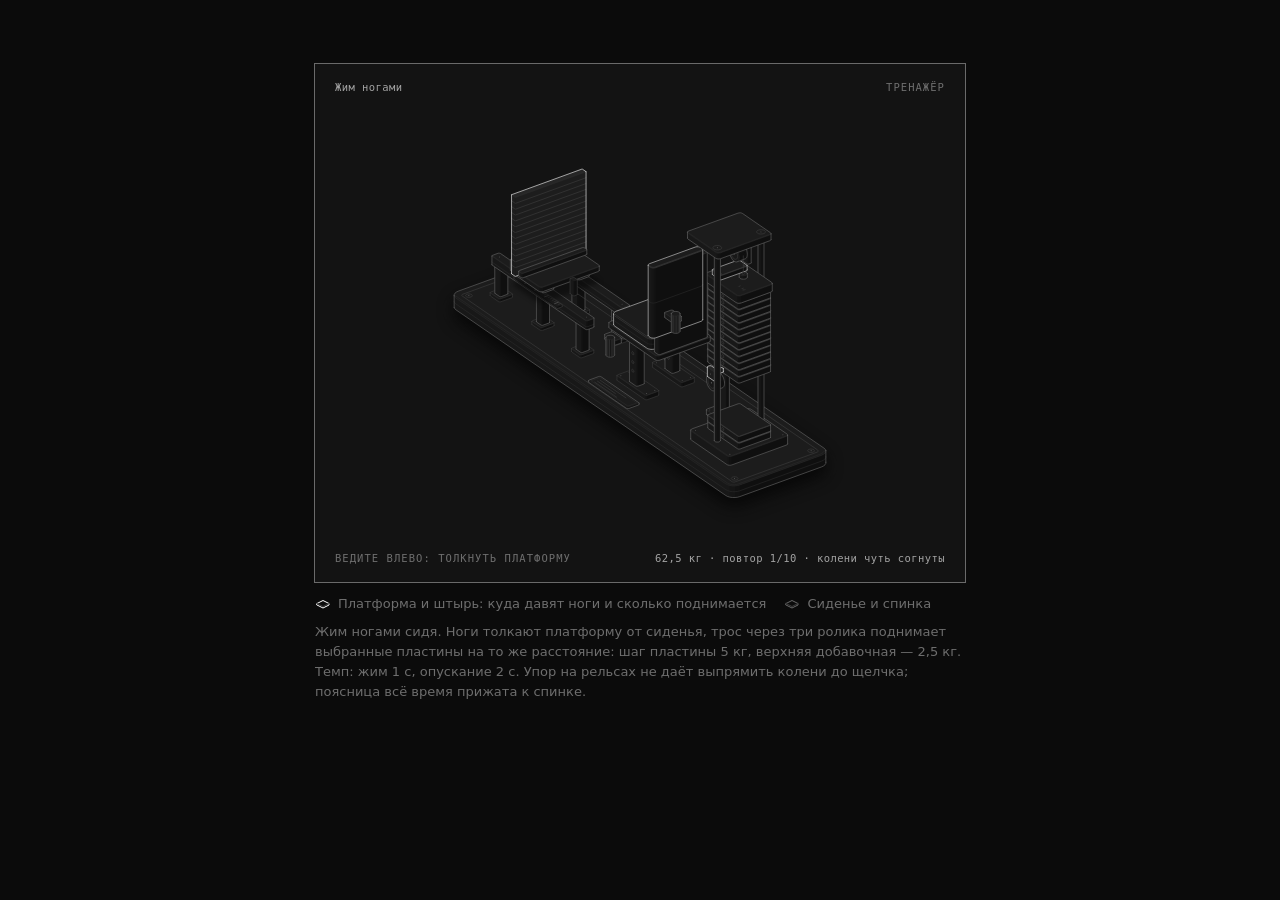
<file: fitness-app/figures/leg_press.html>
<!doctype html><html lang="en"><head><meta charset="utf-8"><meta name="viewport" content="width=device-width, initial-scale=1"><title>Жим ногами</title><style>
.iso{
  --anatomy-page:#0b0b0b;--anatomy-card:#131313;--anatomy-text:#a3a3a3;--anatomy-strong:#e6e6e6;--anatomy-muted:#6e6e6e;
  --anatomy-paper:#131313;--anatomy-face:#1b1b1b;--anatomy-top:#1c1c1c;
  --anatomy-shade-0:#0f0f0f;--anatomy-shade-1:#121212;--anatomy-shade-2:#151515;--anatomy-shade-3:#181818;
  --anatomy-lit-top:#262626;--anatomy-lit-shade:#1d1d1d;
  --anatomy-hi:#d4d4d4;--anatomy-mid:#6a6a6a;--anatomy-lo:#3e3e3e;--anatomy-faint:#2a2a2a;--anatomy-lit:#ffffff;
  --anatomy-halo:#050505;--anatomy-halo-opacity:.9;--anatomy-dot:#e6e6e6;
  --anatomy-red:#ff6b6b;--anatomy-green:#6be0a0;--anatomy-blue:#6b9bff;
  --anatomy-weight:.6px;--anatomy-ease:cubic-bezier(.32,.72,0,1);
  --anatomy-mono:ui-monospace,"SF Mono",Menlo,Consolas,monospace;
  --anatomy-lift:inset 0 1px 0 0 #ffffff0a,inset 0 0 0 1px #ffffff06,0 0 0 1px #00000026,0 1px 1px -.5px #00000014,0 3px 3px -1.5px #00000014,0 6px 6px -3px #00000014,0 12px 12px -6px #00000014;
}
.iso[data-theme="light"]{
  --anatomy-page:#f2f2ef;--anatomy-card:#fbfbfa;--anatomy-text:#57575a;--anatomy-strong:#18181a;--anatomy-muted:#8c8c90;
  --anatomy-paper:#fbfbfa;--anatomy-face:#ffffff;--anatomy-top:#ffffff;
  --anatomy-shade-0:#dcdcd9;--anatomy-shade-1:#e5e5e2;--anatomy-shade-2:#ededea;--anatomy-shade-3:#f4f4f1;
  --anatomy-lit-top:#ffffff;--anatomy-lit-shade:#eeeeeb;
  --anatomy-hi:#26262a;--anatomy-mid:#8a8a8f;--anatomy-lo:#b4b4b8;--anatomy-faint:#d4d4d6;--anatomy-lit:#000000;
  --anatomy-halo:#8a8a80;--anatomy-halo-opacity:.32;--anatomy-dot:#3a3a3e;
  --anatomy-red:#e5484d;--anatomy-green:#30a46c;--anatomy-blue:#3e63dd;
  --anatomy-lift:inset 0 1px 0 0 #ffffff,0 0 0 1px #0000000f,0 1px 1px -.5px #0000000a,0 3px 3px -1.5px #0000000a,0 6px 6px -3px #0000000a,0 12px 12px -6px #0000000a;
}
.iso-svg{display:block;width:100%;height:auto;overflow:visible}
.iso-svg path,.iso-svg circle{vector-effect:non-scaling-stroke}
.iso-fill{fill:var(--anatomy-paper);stroke:none}
.iso-solid[data-lit]>.iso-fill{fill:var(--anatomy-face)}
.iso-shade,.iso-top{stroke:none}
.iso-shade[data-shade="0"]{fill:var(--anatomy-shade-0)}
.iso-shade[data-shade="1"]{fill:var(--anatomy-shade-1)}
.iso-shade[data-shade="2"]{fill:var(--anatomy-shade-2)}
.iso-shade[data-shade="3"]{fill:var(--anatomy-shade-3)}
.iso-top{fill:var(--anatomy-top)}
.iso-solid[data-lit]>.iso-top{fill:var(--anatomy-lit-top)}
.iso-solid[data-lit]>.iso-shade{fill:var(--anatomy-lit-shade)}
.iso-solid[data-seamless]>.iso-shade,.iso-solid[data-seamless]>.iso-top{stroke-width:.4;stroke-linejoin:round}
.iso-solid[data-seamless]>.iso-shade[data-shade="0"]{stroke:var(--anatomy-shade-0)}
.iso-solid[data-seamless]>.iso-shade[data-shade="1"]{stroke:var(--anatomy-shade-1)}
.iso-solid[data-seamless]>.iso-shade[data-shade="2"]{stroke:var(--anatomy-shade-2)}
.iso-solid[data-seamless]>.iso-shade[data-shade="3"]{stroke:var(--anatomy-shade-3)}
.iso-solid[data-seamless]>.iso-top{stroke:var(--anatomy-top)}
.iso-solid[data-seamless][data-lit]>.iso-top{stroke:var(--anatomy-lit-top)}
.iso-solid[data-seamless][data-lit]>.iso-shade{stroke:var(--anatomy-lit-shade)}
.iso-solid[data-lit]>.iso-edge{stroke:var(--anatomy-lit)}
.iso-halo{fill:var(--anatomy-halo);stroke:none;filter:blur(9px);opacity:var(--anatomy-halo-opacity);transform:translateY(3px)}
.iso-line{fill:none;stroke:var(--anatomy-lo);stroke-width:var(--anatomy-weight);stroke-linecap:round;stroke-linejoin:round}
.iso-line[data-tone="hi"]{stroke:var(--anatomy-hi)}
.iso-line[data-tone="mid"]{stroke:var(--anatomy-mid)}
.iso-line[data-tone="lo"]{stroke:var(--anatomy-lo)}
.iso-line[data-tone="faint"]{stroke:var(--anatomy-faint)}
.iso-line[data-tone="lit"]{stroke:var(--anatomy-lit)}
.iso-line[data-tone="red"]{stroke:var(--anatomy-red)}
.iso-line[data-tone="green"]{stroke:var(--anatomy-green)}
.iso-line[data-tone="blue"]{stroke:var(--anatomy-blue)}
.iso-line[data-dotted]{stroke-dasharray:.01 3.5;stroke-width:1}
.iso-line[data-dashed]{stroke-dasharray:3 3}
.iso-line[data-flow]{stroke-dasharray:2 6}
.iso-wire-end{fill:var(--anatomy-paper);stroke:var(--anatomy-lo);stroke-width:var(--anatomy-weight)}
.iso-wire[data-tone="hi"] .iso-wire-end{stroke:var(--anatomy-hi)}
.iso-wire[data-tone="mid"] .iso-wire-end{stroke:var(--anatomy-mid)}
.iso-wire[data-tone="faint"] .iso-wire-end{stroke:var(--anatomy-faint)}
.iso-wire[data-tone="lit"] .iso-wire-end{stroke:var(--anatomy-lit)}
.iso-dots circle{fill:var(--anatomy-dot);stroke:none;opacity:.32}
.iso-dots[data-tone="hi"] circle{opacity:.85}
.iso-dots[data-tone="mid"] circle{opacity:.45}
.iso-dots[data-tone="lo"] circle{opacity:.22}
.iso-dots[data-tone="faint"] circle{opacity:.12}
.iso-face-text{fill:var(--anatomy-mid);font-family:var(--anatomy-mono);letter-spacing:.04em}
.iso-face-text[data-tone="hi"]{fill:var(--anatomy-hi)}
.iso-face-text[data-tone="lo"]{fill:var(--anatomy-lo)}
.iso-face-text[data-tone="faint"]{fill:var(--anatomy-faint)}
.tb-body{fill:var(--anatomy-shade-2);stroke:none}
.tb-shine{fill:var(--anatomy-top);stroke:none}
.tb-shade{fill:var(--anatomy-shade-0);stroke:none}
.tb-ring{fill:none;stroke:var(--anatomy-lo);stroke-width:.45;stroke-linecap:butt;stroke-linejoin:round}
.tb-ring[data-tone="mid"]{stroke:var(--anatomy-mid)}
.tb-ring[data-tone="faint"]{stroke:var(--anatomy-faint)}
.tb-ring[data-tone="hi"]{stroke:var(--anatomy-hi)}
@keyframes iso-flow{to{stroke-dashoffset:-32}}
@keyframes iso-pulse{0%,100%{opacity:.18}12%{opacity:1}40%{opacity:.18}}
.iso-line[data-flow]{animation:iso-flow 1600ms linear infinite}
.iso-dots circle[data-pulse]{animation:iso-pulse 1600ms steps(1,end) infinite;animation-delay:var(--pulse-at,0ms)}
.iso-figure{margin:32px 0 36px}
.iso-plate{position:relative;padding:52px 24px;border-radius:0;background:var(--anatomy-card);box-shadow:0 0 0 1px var(--anatomy-mid);--anatomy-paper:var(--anatomy-card)}
.iso-plate-corners{position:absolute;inset:18px 20px;pointer-events:none}
.iso-plate-corner{position:absolute;color:var(--anatomy-muted);font-family:var(--anatomy-mono);font-size:10.5px;line-height:1;letter-spacing:.04em;white-space:nowrap}
.iso-plate-corner[data-corner="fig"]{top:0;left:0;color:var(--anatomy-text)}
.iso-plate-corner[data-corner="title"]{top:0;right:0;text-transform:uppercase;letter-spacing:.1em}
.iso-plate-corner[data-corner="hint"]{bottom:0;left:0;text-transform:uppercase;letter-spacing:.1em}
.iso-plate-corner[data-corner="readout"]{right:0;bottom:0;color:var(--anatomy-text);font-variant-numeric:tabular-nums}
.iso-plate .iso-svg{margin:0 auto}
.iso-legend{display:grid;gap:8px;margin-top:12px;color:var(--anatomy-muted);font-size:13px;line-height:1.55}
.iso-keys{display:flex;flex-wrap:wrap;gap:6px 18px}
.iso-key{display:inline-flex;align-items:center;gap:7px}
.iso-swatch{width:16px;height:10px;flex:none;overflow:visible}
.iso-swatch path{fill:none;stroke:var(--anatomy-hi);stroke-width:1;vector-effect:non-scaling-stroke;stroke-linejoin:round;stroke-linecap:round}
.iso-swatch[data-mark="raised"] path,.iso-swatch[data-mark="flat"] path{stroke:var(--anatomy-mid)}
.iso-swatch[data-mark="lit"] path{stroke:var(--anatomy-lit)}
.iso-swatch[data-mark="dim"] path{stroke:var(--anatomy-lo)}
.iso-swatch[data-mark="dotted"] path{stroke-dasharray:.01 3;stroke-width:1.4}
.iso-swatch[data-mark="dashed"] path{stroke-dasharray:3 2.5}
.iso-swatch[data-mark="red"] path{stroke:var(--anatomy-red)}
.iso-swatch[data-mark="green"] path{stroke:var(--anatomy-green)}
.iso-swatch[data-mark="blue"] path{stroke:var(--anatomy-blue)}
.iso-swatch-crease{stroke:var(--anatomy-lo)!important}
@media (max-width:560px){.iso-plate{padding:48px 12px 70px}.iso-plate-corner[data-corner="hint"]{bottom:18px}}
@media (prefers-reduced-motion:reduce){.iso-line[data-flow],.iso-dots circle[data-pulse]{animation:none}}

*{box-sizing:border-box}
html{color-scheme:dark}
body[data-theme="light"]{color-scheme:light}
body{margin:0;background:var(--anatomy-page);color:var(--anatomy-text);font:14px/1.6 ui-sans-serif,system-ui,-apple-system,"Segoe UI",sans-serif;-webkit-font-smoothing:antialiased}
.iso-page{width:min(650px,100% - 32px);margin:64px auto 96px}
</style></head><body class="iso" data-theme="dark"><main class="iso-page"><style>.embed .iso-page{width:100%;margin:0}.embed .iso-figure{margin:0}.embed .iso-legend{display:none}.embed{background:transparent}</style><figure class="iso-figure"><div class="iso-plate"><div class="iso-plate-corners" aria-hidden="true"><span class="iso-plate-corner" data-corner="fig">Жим ногами</span><span class="iso-plate-corner" data-corner="title">Тренажёр</span><span class="iso-plate-corner" data-corner="hint">Ведите влево: толкнуть платформу</span><span class="iso-plate-corner" data-corner="readout" data-readout>62,5 кг · повтор 1/10 · внизу</span></div><div class="iso-stage" tabindex="0" role="img" aria-label="Жим ногами: стрелки влево-вправо двигают платформу"><svg xmlns="http://www.w3.org/2000/svg" class="iso-svg" viewBox="0 0 640 440" role="img" aria-label="Жим ногами сидя с весовой колонной. Платформа для ног стоит на каретке на двух рельсах. Трос от каретки идёт под сиденьем к нижнему ролику, вверх по колонне и через два верхних ролика к грузу. Когда платформу толкают от сиденья, выбранные пластины поднимаются на то же расстояние. Упор в конце рельсов не даёт выпрямить колени до конца."><path class="iso-halo" d="M122.4 197L122.5 195.9L123 194.9L123.9 193.9L125.2 193.1L126.8 192.4L213.8 160.8L215.7 160.2L217.7 159.9L219.7 159.8L221.9 159.8L223.9 160.1L225.8 160.5L227.5 161.2L228.9 162L515.6 359.3L516.6 360.2L517.3 361.2L517.6 362.2L517.6 374.7L517.5 375.7L517 376.7L516.1 377.7L514.8 378.5L513.2 379.2L426.2 410.8L424.3 411.4L422.3 411.7L420.3 411.9L418.1 411.8L416.1 411.5L414.2 411.1L412.5 410.4L411.1 409.6L124.4 212.3L123.4 211.4L122.7 210.4L122.4 209.4Z"/><g class="iso-solid"><path class="iso-fill" d="M205.5 188.5L205.6 187.1L206.4 185.7L207.8 184.5L209.9 183.6L212.3 182.9L215.1 182.6L217.9 182.6L220.6 183L223 183.7L224.9 184.7L226.2 186L226.9 187.3L226.9 189.5L226.8 190.9L226 192.3L224.6 193.5L222.5 194.4L220.1 195.1L217.3 195.4L214.5 195.4L211.8 195L209.4 194.3L207.5 193.2L206.2 192L205.5 190.6Z"/><path class="iso-shade" data-shade="0" d="M226.9 189.5L226.8 190.9L226.8 188.7L226.9 187.3ZM226.8 190.9L226 192.3L226 190.1L226.8 188.7ZM226 192.3L224.6 193.5L224.6 191.3L226 190.1ZM224.6 193.5L222.5 194.4L222.5 192.3L224.6 191.3Z"/><path class="iso-shade" data-shade="1" d="M222.5 194.4L220.1 195.1L220.1 192.9L222.5 192.3ZM220.1 195.1L217.3 195.4L217.3 193.3L220.1 192.9Z"/><path class="iso-shade" data-shade="2" d="M217.3 195.4L214.5 195.4L214.5 193.2L217.3 193.3ZM214.5 195.4L211.8 195L211.8 192.8L214.5 193.2Z"/><path class="iso-shade" data-shade="3" d="M211.8 195L209.4 194.3L209.4 192.1L211.8 192.8ZM209.4 194.3L207.5 193.2L207.5 191.1L209.4 192.1ZM207.5 193.2L206.2 192L206.2 189.8L207.5 191.1ZM206.2 192L205.5 190.6L205.5 188.5L206.2 189.8Z"/><path class="iso-top" d="M222.5 192.3L220.1 192.9L217.3 193.3L214.5 193.2L211.8 192.8L209.4 192.1L207.5 191.1L206.2 189.8L205.5 188.5L205.6 187.1L206.4 185.7L207.8 184.5L209.9 183.6L212.3 182.9L215.1 182.6L217.9 182.6L220.6 183L223 183.7L224.9 184.7L226.2 186L226.9 187.3L226.8 188.7L226 190.1L224.6 191.3Z"/><path class="iso-line iso-crease" data-tone="faint" d="M226.9 187.3L226.8 188.7L226 190.1L224.6 191.3L222.5 192.3L220.1 192.9L217.3 193.3L214.5 193.2L211.8 192.8L209.4 192.1L207.5 191.1L206.2 189.8L205.5 188.5"/><path class="iso-line iso-edge" data-tone="lo" d="M205.5 188.5L205.6 187.1L206.4 185.7L207.8 184.5L209.9 183.6L212.3 182.9L215.1 182.6L217.9 182.6L220.6 183L223 183.7L224.9 184.7L226.2 186L226.9 187.3M226.9 189.5L226.8 190.9L226 192.3L224.6 193.5L222.5 194.4L220.1 195.1L217.3 195.4L214.5 195.4L211.8 195L209.4 194.3L207.5 193.2L206.2 192L205.5 190.6M205.5 188.5L205.5 190.6M226.9 187.3L226.9 189.5"/></g><g class="iso-solid"><path class="iso-fill" d="M208 184.3L208.1 183.2L208.7 182.2L209.8 181.3L211.4 180.5L213.2 180L215.3 179.8L217.5 179.8L219.6 180.1L221.4 180.7L222.9 181.4L223.9 182.4L224.4 183.4L224.4 187.5L224.4 188.5L223.7 189.6L222.6 190.5L221.1 191.2L219.2 191.8L217.1 192L214.9 192L212.8 191.7L211 191.1L209.5 190.3L208.5 189.4L208 188.3Z"/><path class="iso-shade" data-shade="0" d="M224.4 187.5L224.4 188.5L224.4 184.5L224.4 183.4ZM224.4 188.5L223.7 189.6L223.7 185.5L224.4 184.5ZM223.7 189.6L222.6 190.5L222.6 186.5L223.7 185.5ZM222.6 190.5L221.1 191.2L221.1 187.2L222.6 186.5Z"/><path class="iso-shade" data-shade="1" d="M221.1 191.2L219.2 191.8L219.2 187.7L221.1 187.2ZM219.2 191.8L217.1 192L217.1 188L219.2 187.7Z"/><path class="iso-shade" data-shade="2" d="M217.1 192L214.9 192L214.9 187.9L217.1 188ZM214.9 192L212.8 191.7L212.8 187.6L214.9 187.9Z"/><path class="iso-shade" data-shade="3" d="M212.8 191.7L211 191.1L211 187.1L212.8 187.6ZM211 191.1L209.5 190.3L209.5 186.3L211 187.1ZM209.5 190.3L208.5 189.4L208.5 185.3L209.5 186.3ZM208.5 189.4L208 188.3L208 184.3L208.5 185.3Z"/><path class="iso-top" d="M221.1 187.2L219.2 187.7L217.1 188L214.9 187.9L212.8 187.6L211 187.1L209.5 186.3L208.5 185.3L208 184.3L208.1 183.2L208.7 182.2L209.8 181.3L211.4 180.5L213.2 180L215.3 179.8L217.5 179.8L219.6 180.1L221.4 180.7L222.9 181.4L223.9 182.4L224.4 183.4L224.4 184.5L223.7 185.5L222.6 186.5Z"/><path class="iso-line iso-crease" data-tone="faint" d="M224.4 183.4L224.4 184.5L223.7 185.5L222.6 186.5L221.1 187.2L219.2 187.7L217.1 188L214.9 187.9L212.8 187.6L211 187.1L209.5 186.3L208.5 185.3L208 184.3"/><path class="iso-line iso-edge" data-tone="mid" d="M208 184.3L208.1 183.2L208.7 182.2L209.8 181.3L211.4 180.5L213.2 180L215.3 179.8L217.5 179.8L219.6 180.1L221.4 180.7L222.9 181.4L223.9 182.4L224.4 183.4M224.4 187.5L224.4 188.5L223.7 189.6L222.6 190.5L221.1 191.2L219.2 191.8L217.1 192L214.9 192L212.8 191.7L211 191.1L209.5 190.3L208.5 189.4L208 188.3M208 184.3L208 188.3M224.4 183.4L224.4 187.5"/></g><g class="iso-solid"><path class="iso-fill" d="M147.5 209.5L147.5 208.1L148.3 206.8L149.8 205.6L151.8 204.6L154.3 204L157 203.6L159.9 203.7L162.5 204.1L164.9 204.8L166.9 205.8L168.2 207.1L168.9 208.4L168.9 210.6L168.8 212L168 213.3L166.5 214.5L164.5 215.5L162 216.2L159.3 216.5L156.5 216.5L153.8 216.1L151.4 215.3L149.5 214.3L148.1 213.1L147.5 211.7Z"/><path class="iso-shade" data-shade="0" d="M168.9 210.6L168.8 212L168.8 209.8L168.9 208.4ZM168.8 212L168 213.3L168 211.2L168.8 209.8ZM168 213.3L166.5 214.5L166.5 212.4L168 211.2ZM166.5 214.5L164.5 215.5L164.5 213.3L166.5 212.4Z"/><path class="iso-shade" data-shade="1" d="M164.5 215.5L162 216.2L162 214L164.5 213.3ZM162 216.2L159.3 216.5L159.3 214.3L162 214Z"/><path class="iso-shade" data-shade="2" d="M159.3 216.5L156.5 216.5L156.5 214.3L159.3 214.3ZM156.5 216.5L153.8 216.1L153.8 213.9L156.5 214.3Z"/><path class="iso-shade" data-shade="3" d="M153.8 216.1L151.4 215.3L151.4 213.2L153.8 213.9ZM151.4 215.3L149.5 214.3L149.5 212.1L151.4 213.2ZM149.5 214.3L148.1 213.1L148.1 210.9L149.5 212.1ZM148.1 213.1L147.5 211.7L147.5 209.5L148.1 210.9Z"/><path class="iso-top" d="M164.5 213.3L162 214L159.3 214.3L156.5 214.3L153.8 213.9L151.4 213.2L149.5 212.1L148.1 210.9L147.5 209.5L147.5 208.1L148.3 206.8L149.8 205.6L151.8 204.6L154.3 204L157 203.6L159.9 203.7L162.5 204.1L164.9 204.8L166.9 205.8L168.2 207.1L168.9 208.4L168.8 209.8L168 211.2L166.5 212.4Z"/><path class="iso-line iso-crease" data-tone="faint" d="M168.9 208.4L168.8 209.8L168 211.2L166.5 212.4L164.5 213.3L162 214L159.3 214.3L156.5 214.3L153.8 213.9L151.4 213.2L149.5 212.1L148.1 210.9L147.5 209.5"/><path class="iso-line iso-edge" data-tone="lo" d="M147.5 209.5L147.5 208.1L148.3 206.8L149.8 205.6L151.8 204.6L154.3 204L157 203.6L159.9 203.7L162.5 204.1L164.9 204.8L166.9 205.8L168.2 207.1L168.9 208.4M168.9 210.6L168.8 212L168 213.3L166.5 214.5L164.5 215.5L162 216.2L159.3 216.5L156.5 216.5L153.8 216.1L151.4 215.3L149.5 214.3L148.1 213.1L147.5 211.7M147.5 209.5L147.5 211.7M168.9 208.4L168.9 210.6"/></g><g class="iso-solid"><path class="iso-fill" d="M150 205.4L150 204.3L150.6 203.3L151.8 202.4L153.3 201.6L155.2 201.1L157.3 200.8L159.5 200.9L161.5 201.2L163.4 201.7L164.8 202.5L165.9 203.5L166.4 204.5L166.4 208.6L166.3 209.6L165.7 210.7L164.6 211.6L163 212.3L161.1 212.8L159 213.1L156.9 213.1L154.8 212.8L153 212.2L151.5 211.4L150.5 210.5L150 209.4Z"/><path class="iso-shade" data-shade="0" d="M166.4 208.6L166.3 209.6L166.3 205.6L166.4 204.5ZM166.3 209.6L165.7 210.7L165.7 206.6L166.3 205.6ZM165.7 210.7L164.6 211.6L164.6 207.5L165.7 206.6ZM164.6 211.6L163 212.3L163 208.3L164.6 207.5Z"/><path class="iso-shade" data-shade="1" d="M163 212.3L161.1 212.8L161.1 208.8L163 208.3ZM161.1 212.8L159 213.1L159 209L161.1 208.8Z"/><path class="iso-shade" data-shade="2" d="M159 213.1L156.9 213.1L156.9 209L159 209ZM156.9 213.1L154.8 212.8L154.8 208.7L156.9 209Z"/><path class="iso-shade" data-shade="3" d="M154.8 212.8L153 212.2L153 208.2L154.8 208.7ZM153 212.2L151.5 211.4L151.5 207.4L153 208.2ZM151.5 211.4L150.5 210.5L150.5 206.4L151.5 207.4ZM150.5 210.5L150 209.4L150 205.4L150.5 206.4Z"/><path class="iso-top" d="M163 208.3L161.1 208.8L159 209L156.9 209L154.8 208.7L153 208.2L151.5 207.4L150.5 206.4L150 205.4L150 204.3L150.6 203.3L151.8 202.4L153.3 201.6L155.2 201.1L157.3 200.8L159.5 200.9L161.5 201.2L163.4 201.7L164.8 202.5L165.9 203.5L166.4 204.5L166.3 205.6L165.7 206.6L164.6 207.5Z"/><path class="iso-line iso-crease" data-tone="faint" d="M166.4 204.5L166.3 205.6L165.7 206.6L164.6 207.5L163 208.3L161.1 208.8L159 209L156.9 209L154.8 208.7L153 208.2L151.5 207.4L150.5 206.4L150 205.4"/><path class="iso-line iso-edge" data-tone="mid" d="M150 205.4L150 204.3L150.6 203.3L151.8 202.4L153.3 201.6L155.2 201.1L157.3 200.8L159.5 200.9L161.5 201.2L163.4 201.7L164.8 202.5L165.9 203.5L166.4 204.5M166.4 208.6L166.3 209.6L165.7 210.7L164.6 211.6L163 212.3L161.1 212.8L159 213.1L156.9 213.1L154.8 212.8L153 212.2L151.5 211.4L150.5 210.5L150 209.4M150 205.4L150 209.4M166.4 204.5L166.4 208.6"/></g><g class="iso-solid"><path class="iso-fill" d="M471.1 371.3L471.2 369.9L472 368.5L473.5 367.3L475.5 366.4L478 365.7L480.7 365.4L483.5 365.4L486.2 365.8L488.6 366.5L490.5 367.5L491.9 368.8L492.5 370.1L492.5 372.3L492.5 373.7L491.7 375.1L490.2 376.3L488.2 377.2L485.7 377.9L483 378.2L480.1 378.2L477.5 377.8L475.1 377.1L473.1 376L471.8 374.8L471.1 373.4Z"/><path class="iso-shade" data-shade="0" d="M492.5 372.3L492.5 373.7L492.5 371.5L492.5 370.1ZM492.5 373.7L491.7 375.1L491.7 372.9L492.5 371.5ZM491.7 375.1L490.2 376.3L490.2 374.1L491.7 372.9ZM490.2 376.3L488.2 377.2L488.2 375.1L490.2 374.1Z"/><path class="iso-shade" data-shade="1" d="M488.2 377.2L485.7 377.9L485.7 375.7L488.2 375.1ZM485.7 377.9L483 378.2L483 376.1L485.7 375.7Z"/><path class="iso-shade" data-shade="2" d="M483 378.2L480.1 378.2L480.1 376L483 376.1ZM480.1 378.2L477.5 377.8L477.5 375.6L480.1 376Z"/><path class="iso-shade" data-shade="3" d="M477.5 377.8L475.1 377.1L475.1 374.9L477.5 375.6ZM475.1 377.1L473.1 376L473.1 373.9L475.1 374.9ZM473.1 376L471.8 374.8L471.8 372.6L473.1 373.9ZM471.8 374.8L471.1 373.4L471.1 371.3L471.8 372.6Z"/><path class="iso-top" d="M488.2 375.1L485.7 375.7L483 376.1L480.1 376L477.5 375.6L475.1 374.9L473.1 373.9L471.8 372.6L471.1 371.3L471.2 369.9L472 368.5L473.5 367.3L475.5 366.4L478 365.7L480.7 365.4L483.5 365.4L486.2 365.8L488.6 366.5L490.5 367.5L491.9 368.8L492.5 370.1L492.5 371.5L491.7 372.9L490.2 374.1Z"/><path class="iso-line iso-crease" data-tone="faint" d="M492.5 370.1L492.5 371.5L491.7 372.9L490.2 374.1L488.2 375.1L485.7 375.7L483 376.1L480.1 376L477.5 375.6L475.1 374.9L473.1 373.9L471.8 372.6L471.1 371.3"/><path class="iso-line iso-edge" data-tone="lo" d="M471.1 371.3L471.2 369.9L472 368.5L473.5 367.3L475.5 366.4L478 365.7L480.7 365.4L483.5 365.4L486.2 365.8L488.6 366.5L490.5 367.5L491.9 368.8L492.5 370.1M492.5 372.3L492.5 373.7L491.7 375.1L490.2 376.3L488.2 377.2L485.7 377.9L483 378.2L480.1 378.2L477.5 377.8L475.1 377.1L473.1 376L471.8 374.8L471.1 373.4M471.1 371.3L471.1 373.4M492.5 370.1L492.5 372.3"/></g><g class="iso-solid"><path class="iso-fill" d="M473.6 367.1L473.7 366L474.3 365L475.4 364.1L477 363.3L478.9 362.8L481 362.6L483.1 362.6L485.2 362.9L487 363.5L488.5 364.2L489.5 365.2L490 366.2L490 370.3L490 371.4L489.4 372.4L488.2 373.3L486.7 374L484.8 374.6L482.7 374.8L480.5 374.8L478.5 374.5L476.6 373.9L475.2 373.1L474.1 372.2L473.6 371.1Z"/><path class="iso-shade" data-shade="0" d="M490 370.3L490 371.4L490 367.3L490 366.2ZM490 371.4L489.4 372.4L489.4 368.3L490 367.3ZM489.4 372.4L488.2 373.3L488.2 369.3L489.4 368.3ZM488.2 373.3L486.7 374L486.7 370L488.2 369.3Z"/><path class="iso-shade" data-shade="1" d="M486.7 374L484.8 374.6L484.8 370.5L486.7 370ZM484.8 374.6L482.7 374.8L482.7 370.8L484.8 370.5Z"/><path class="iso-shade" data-shade="2" d="M482.7 374.8L480.5 374.8L480.5 370.7L482.7 370.8ZM480.5 374.8L478.5 374.5L478.5 370.4L480.5 370.7Z"/><path class="iso-shade" data-shade="3" d="M478.5 374.5L476.6 373.9L476.6 369.9L478.5 370.4ZM476.6 373.9L475.2 373.1L475.2 369.1L476.6 369.9ZM475.2 373.1L474.1 372.2L474.1 368.1L475.2 369.1ZM474.1 372.2L473.6 371.1L473.6 367.1L474.1 368.1Z"/><path class="iso-top" d="M486.7 370L484.8 370.5L482.7 370.8L480.5 370.7L478.5 370.4L476.6 369.9L475.2 369.1L474.1 368.1L473.6 367.1L473.7 366L474.3 365L475.4 364.1L477 363.3L478.9 362.8L481 362.6L483.1 362.6L485.2 362.9L487 363.5L488.5 364.2L489.5 365.2L490 366.2L490 367.3L489.4 368.3L488.2 369.3Z"/><path class="iso-line iso-crease" data-tone="faint" d="M490 366.2L490 367.3L489.4 368.3L488.2 369.3L486.7 370L484.8 370.5L482.7 370.8L480.5 370.7L478.5 370.4L476.6 369.9L475.2 369.1L474.1 368.1L473.6 367.1"/><path class="iso-line iso-edge" data-tone="mid" d="M473.6 367.1L473.7 366L474.3 365L475.4 364.1L477 363.3L478.9 362.8L481 362.6L483.1 362.6L485.2 362.9L487 363.5L488.5 364.2L489.5 365.2L490 366.2M490 370.3L490 371.4L489.4 372.4L488.2 373.3L486.7 374L484.8 374.6L482.7 374.8L480.5 374.8L478.5 374.5L476.6 373.9L475.2 373.1L474.1 372.2L473.6 371.1M473.6 367.1L473.6 371.1M490 366.2L490 370.3"/></g><g class="iso-solid"><path class="iso-fill" d="M413.1 392.3L413.2 390.9L414 389.6L415.4 388.4L417.5 387.4L419.9 386.8L422.7 386.4L425.5 386.5L428.2 386.9L430.6 387.6L432.5 388.6L433.8 389.9L434.5 391.2L434.5 393.4L434.4 394.8L433.6 396.1L432.2 397.3L430.1 398.3L427.7 399L424.9 399.3L422.1 399.3L419.4 398.9L417 398.1L415.1 397.1L413.8 395.9L413.1 394.5Z"/><path class="iso-shade" data-shade="0" d="M434.5 393.4L434.4 394.8L434.4 392.6L434.5 391.2ZM434.4 394.8L433.6 396.1L433.6 394L434.4 392.6ZM433.6 396.1L432.2 397.3L432.2 395.2L433.6 394ZM432.2 397.3L430.1 398.3L430.1 396.1L432.2 395.2Z"/><path class="iso-shade" data-shade="1" d="M430.1 398.3L427.7 399L427.7 396.8L430.1 396.1ZM427.7 399L424.9 399.3L424.9 397.1L427.7 396.8Z"/><path class="iso-shade" data-shade="2" d="M424.9 399.3L422.1 399.3L422.1 397.1L424.9 397.1ZM422.1 399.3L419.4 398.9L419.4 396.7L422.1 397.1Z"/><path class="iso-shade" data-shade="3" d="M419.4 398.9L417 398.1L417 396L419.4 396.7ZM417 398.1L415.1 397.1L415.1 394.9L417 396ZM415.1 397.1L413.8 395.9L413.8 393.7L415.1 394.9ZM413.8 395.9L413.1 394.5L413.1 392.3L413.8 393.7Z"/><path class="iso-top" d="M430.1 396.1L427.7 396.8L424.9 397.1L422.1 397.1L419.4 396.7L417 396L415.1 394.9L413.8 393.7L413.1 392.3L413.2 390.9L414 389.6L415.4 388.4L417.5 387.4L419.9 386.8L422.7 386.4L425.5 386.5L428.2 386.9L430.6 387.6L432.5 388.6L433.8 389.9L434.5 391.2L434.4 392.6L433.6 394L432.2 395.2Z"/><path class="iso-line iso-crease" data-tone="faint" d="M434.5 391.2L434.4 392.6L433.6 394L432.2 395.2L430.1 396.1L427.7 396.8L424.9 397.1L422.1 397.1L419.4 396.7L417 396L415.1 394.9L413.8 393.7L413.1 392.3"/><path class="iso-line iso-edge" data-tone="lo" d="M413.1 392.3L413.2 390.9L414 389.6L415.4 388.4L417.5 387.4L419.9 386.8L422.7 386.4L425.5 386.5L428.2 386.9L430.6 387.6L432.5 388.6L433.8 389.9L434.5 391.2M434.5 393.4L434.4 394.8L433.6 396.1L432.2 397.3L430.1 398.3L427.7 399L424.9 399.3L422.1 399.3L419.4 398.9L417 398.1L415.1 397.1L413.8 395.9L413.1 394.5M413.1 392.3L413.1 394.5M434.5 391.2L434.5 393.4"/></g><g class="iso-solid"><path class="iso-fill" d="M415.6 388.2L415.6 387.1L416.3 386.1L417.4 385.2L418.9 384.4L420.8 383.9L422.9 383.6L425.1 383.7L427.2 384L429 384.5L430.5 385.3L431.5 386.3L432 387.3L432 391.4L431.9 392.4L431.3 393.5L430.2 394.4L428.6 395.1L426.8 395.6L424.7 395.9L422.5 395.9L420.4 395.6L418.6 395L417.1 394.2L416.1 393.3L415.6 392.2Z"/><path class="iso-shade" data-shade="0" d="M432 391.4L431.9 392.4L431.9 388.4L432 387.3ZM431.9 392.4L431.3 393.5L431.3 389.4L431.9 388.4ZM431.3 393.5L430.2 394.4L430.2 390.3L431.3 389.4ZM430.2 394.4L428.6 395.1L428.6 391.1L430.2 390.3Z"/><path class="iso-shade" data-shade="1" d="M428.6 395.1L426.8 395.6L426.8 391.6L428.6 391.1ZM426.8 395.6L424.7 395.9L424.7 391.9L426.8 391.6Z"/><path class="iso-shade" data-shade="2" d="M424.7 395.9L422.5 395.9L422.5 391.8L424.7 391.9ZM422.5 395.9L420.4 395.6L420.4 391.5L422.5 391.8Z"/><path class="iso-shade" data-shade="3" d="M420.4 395.6L418.6 395L418.6 391L420.4 391.5ZM418.6 395L417.1 394.2L417.1 390.2L418.6 391ZM417.1 394.2L416.1 393.3L416.1 389.2L417.1 390.2ZM416.1 393.3L415.6 392.2L415.6 388.2L416.1 389.2Z"/><path class="iso-top" d="M428.6 391.1L426.8 391.6L424.7 391.9L422.5 391.8L420.4 391.5L418.6 391L417.1 390.2L416.1 389.2L415.6 388.2L415.6 387.1L416.3 386.1L417.4 385.2L418.9 384.4L420.8 383.9L422.9 383.6L425.1 383.7L427.2 384L429 384.5L430.5 385.3L431.5 386.3L432 387.3L431.9 388.4L431.3 389.4L430.2 390.3Z"/><path class="iso-line iso-crease" data-tone="faint" d="M432 387.3L431.9 388.4L431.3 389.4L430.2 390.3L428.6 391.1L426.8 391.6L424.7 391.9L422.5 391.8L420.4 391.5L418.6 391L417.1 390.2L416.1 389.2L415.6 388.2"/><path class="iso-line iso-edge" data-tone="mid" d="M415.6 388.2L415.6 387.1L416.3 386.1L417.4 385.2L418.9 384.4L420.8 383.9L422.9 383.6L425.1 383.7L427.2 384L429 384.5L430.5 385.3L431.5 386.3L432 387.3M432 391.4L431.9 392.4L431.3 393.5L430.2 394.4L428.6 395.1L426.8 395.6L424.7 395.9L422.5 395.9L420.4 395.6L418.6 395L417.1 394.2L416.1 393.3L415.6 392.2M415.6 388.2L415.6 392.2M432 387.3L432 391.4"/></g><g class="iso-solid"><path class="iso-fill" d="M122.4 191.1L122.5 189.7L123.3 188.4L124.8 187.2L126.8 186.2L213.8 154.6L216.3 153.9L219 153.6L221.9 153.6L224.5 154L226.9 154.7L228.9 155.8L515.6 353.1L516.9 354.3L517.6 355.7L517.6 368.1L517.5 369.5L516.7 370.8L515.2 372L513.2 373L426.2 404.6L423.7 405.3L421 405.6L418.1 405.6L415.5 405.2L413.1 404.5L411.1 403.4L124.4 206.1L123.1 204.9L122.4 203.5Z"/><path class="iso-shade" data-shade="0" d="M517.6 368.1L517.5 369.5L517.5 357.1L517.6 355.7ZM517.5 369.5L516.7 370.8L516.7 358.4L517.5 357.1ZM516.7 370.8L515.2 372L515.2 359.6L516.7 358.4ZM515.2 372L513.2 373L513.2 360.6L515.2 359.6ZM513.2 373L426.2 404.6L426.2 392.2L513.2 360.6Z"/><path class="iso-shade" data-shade="1" d="M426.2 404.6L423.7 405.3L423.7 392.9L426.2 392.2ZM423.7 405.3L421 405.6L421 393.2L423.7 392.9Z"/><path class="iso-shade" data-shade="2" d="M421 405.6L418.1 405.6L418.1 393.2L421 393.2ZM418.1 405.6L415.5 405.2L415.5 392.8L418.1 393.2Z"/><path class="iso-shade" data-shade="3" d="M415.5 405.2L413.1 404.5L413.1 392L415.5 392.8ZM413.1 404.5L411.1 403.4L411.1 391L413.1 392ZM411.1 403.4L124.4 206.1L124.4 193.7L411.1 391ZM124.4 206.1L123.1 204.9L123.1 192.5L124.4 193.7ZM123.1 204.9L122.4 203.5L122.4 191.1L123.1 192.5Z"/><path class="iso-top" d="M515.6 353.1L516.9 354.3L517.6 355.7L517.5 357.1L516.7 358.4L515.2 359.6L513.2 360.6L426.2 392.2L423.7 392.9L421 393.2L418.1 393.2L415.5 392.8L413.1 392L411.1 391L124.4 193.7L123.1 192.5L122.4 191.1L122.5 189.7L123.3 188.4L124.8 187.2L126.8 186.2L213.8 154.6L216.3 153.9L219 153.6L221.9 153.6L224.5 154L226.9 154.7L228.9 155.8Z"/><path class="iso-line iso-crease" data-tone="faint" d="M517.6 355.7L517.5 357.1L516.7 358.4L515.2 359.6L513.2 360.6L426.2 392.2L423.7 392.9L421 393.2L418.1 393.2L415.5 392.8L413.1 392L411.1 391L124.4 193.7L123.1 192.5L122.4 191.1"/><path class="iso-line iso-bevel" data-tone="faint" d="M517.6 355.7L515 356.9L514.4 357.9L513.3 358.8L511.6 359.6L424.8 391.1L422.8 391.7L420.7 392L418.5 391.9L416.5 391.6L414.6 391.1L413.1 390.2L126.5 193L125.4 192L122.4 191.1"/><path class="iso-line" data-tone="faint" d="M517.6 361.9L517.5 363.3L516.7 364.6L515.2 365.8L513.2 366.8L426.2 398.4L423.7 399.1L421 399.4L418.1 399.4L415.5 399L413.1 398.2L411.1 397.2L124.4 199.9L123.1 198.7L122.4 197.3"/><path class="iso-line iso-edge" data-tone="mid" d="M122.4 191.1L122.5 189.7L123.3 188.4L124.8 187.2L126.8 186.2L213.8 154.6L216.3 153.9L219 153.6L221.9 153.6L224.5 154L226.9 154.7L228.9 155.8L515.6 353.1L516.9 354.3L517.6 355.7M517.6 368.1L517.5 369.5L516.7 370.8L515.2 372L513.2 373L426.2 404.6L423.7 405.3L421 405.6L418.1 405.6L415.5 405.2L413.1 404.5L411.1 403.4L124.4 206.1L123.1 204.9L122.4 203.5M517.6 355.7L517.6 368.1M122.4 191.1L122.4 203.5"/></g><path class="iso-line" data-tone="lo" d="M509.1 355.4L509.3 355.7L509.5 355.9L509.6 356.2L509.5 356.4L509.4 356.7L509.2 356.9L508.9 357.1L508.5 357.3L421.4 388.9L421 389.1L420.5 389.2L419.9 389.2L419.4 389.2L418.9 389.1L418.4 389L418 388.8L417.7 388.6L130.9 191.3L130.7 191.1L130.5 190.9L130.4 190.6L130.5 190.3L130.6 190.1L130.8 189.8L131.1 189.6L131.5 189.5L218.6 157.8L219 157.7L219.5 157.6L220.1 157.6L220.6 157.6L221.1 157.7L221.6 157.8L222 157.9L222.3 158.1Z"/><path class="iso-line" data-tone="lo" d="M221.5 162.9L220.2 163.2L218.8 163.2L217.5 163L216.5 162.5L215.9 161.8L215.8 161.1L216.3 160.5L217.3 160L218.5 159.7L219.9 159.7L221.3 159.9L222.3 160.4L222.9 161L222.9 161.7L222.4 162.4ZM504 357.3L502.7 357.6L501.3 357.6L500 357.4L499 356.9L498.4 356.2L498.3 355.5L498.8 354.9L499.8 354.4L501 354.1L502.4 354.1L503.7 354.3L504.8 354.8L505.4 355.4L505.4 356.1L504.9 356.8ZM140.2 192.4L139 192.7L137.6 192.7L136.3 192.5L135.2 192L134.6 191.4L134.6 190.7L135.1 190L136 189.5L137.3 189.2L138.7 189.2L140 189.4L141 189.9L141.6 190.5L141.7 191.2L141.2 191.9ZM422.7 386.8L421.5 387.1L420.1 387.1L418.7 386.9L417.7 386.4L417.1 385.8L417.1 385.1L417.6 384.4L418.5 383.9L419.8 383.6L421.2 383.6L422.5 383.8L423.5 384.3L424.1 384.9L424.2 385.6L423.7 386.3Z"/><g class="iso-dots" data-tone="mid"><circle cx="219.4" cy="161.4" r="0.5"/><circle cx="501.9" cy="355.8" r="0.5"/><circle cx="138.1" cy="190.9" r="0.5"/><circle cx="420.6" cy="385.3" r="0.5"/></g><g class="iso-solid"><path class="iso-fill" d="M265.2 281.5L265.4 281.1L265.9 280.7L276.1 277L277 276.8L277.9 276.9L278.6 277.2L318.7 304.8L319 305.2L319 306.4L318.8 306.9L318.3 307.3L308.1 311L307.2 311.1L306.3 311L305.6 310.8L265.5 283.2L265.2 282.8Z"/><path class="iso-shade" data-shade="0" d="M319 306.4L318.8 306.9L318.8 305.7L319 305.2ZM318.8 306.9L318.3 307.3L318.3 306L318.8 305.7ZM318.3 307.3L308.1 311L308.1 309.7L318.3 306Z"/><path class="iso-shade" data-shade="1" d="M308.1 311L307.2 311.1L307.2 309.9L308.1 309.7Z"/><path class="iso-shade" data-shade="2" d="M307.2 311.1L306.3 311L306.3 309.8L307.2 309.9Z"/><path class="iso-shade" data-shade="3" d="M306.3 311L305.6 310.8L305.6 309.5L306.3 309.8ZM305.6 310.8L265.5 283.2L265.5 281.9L305.6 309.5ZM265.5 283.2L265.2 282.8L265.2 281.5L265.5 281.9Z"/><path class="iso-top" d="M318.7 304.8L319 305.2L318.8 305.7L318.3 306L308.1 309.7L307.2 309.9L306.3 309.8L305.6 309.5L265.5 281.9L265.2 281.5L265.4 281.1L265.9 280.7L276.1 277L277 276.8L277.9 276.9L278.6 277.2Z"/><path class="iso-line iso-edge" data-tone="mid" d="M265.2 281.5L265.4 281.1L265.9 280.7L276.1 277L277 276.8L277.9 276.9L278.6 277.2L318.7 304.8L319 305.2M319 306.4L318.8 306.9L318.3 307.3L308.1 311L307.2 311.1L306.3 311L305.6 310.8L265.5 283.2L265.2 282.8M319 305.2L319 306.4M265.2 281.5L265.2 282.8"/></g><path class="iso-line" data-tone="faint" d="M316.2 305.2L307.2 308.5L268 281.5L277 278.2Z"/><path class="iso-line" data-tone="lo" data-free="" d="M277.7 280.9L305.1 299.7"/><path class="iso-line" data-tone="lo" data-free="" d="M274.8 281.9L293.8 295"/><path class="iso-line" data-tone="lo" data-free="" d="M271.9 283L295.1 298.9"/><g class="iso-solid"><path class="iso-fill" d="M198.5 174.2L198.6 173.8L199.2 173.4L210.8 169.2L211.7 169L212.6 169.1L213.3 169.4L221.7 175.2L222.1 175.6L222.1 178.7L221.9 179.2L221.3 179.6L209.7 183.8L208.9 183.9L207.9 183.9L207.2 183.6L198.8 177.8L198.5 177.3Z"/><path class="iso-shade" data-shade="0" d="M222.1 178.7L221.9 179.2L221.9 176.1L222.1 175.6ZM221.9 179.2L221.3 179.6L221.3 176.4L221.9 176.1ZM221.3 179.6L209.7 183.8L209.7 180.7L221.3 176.4Z"/><path class="iso-shade" data-shade="1" d="M209.7 183.8L208.9 183.9L208.9 180.8L209.7 180.7Z"/><path class="iso-shade" data-shade="2" d="M208.9 183.9L207.9 183.9L207.9 180.8L208.9 180.8Z"/><path class="iso-shade" data-shade="3" d="M207.9 183.9L207.2 183.6L207.2 180.5L207.9 180.8ZM207.2 183.6L198.8 177.8L198.8 174.7L207.2 180.5ZM198.8 177.8L198.5 177.3L198.5 174.2L198.8 174.7Z"/><path class="iso-top" d="M221.7 175.2L222.1 175.6L221.9 176.1L221.3 176.4L209.7 180.7L208.9 180.8L207.9 180.8L207.2 180.5L198.8 174.7L198.5 174.2L198.6 173.8L199.2 173.4L210.8 169.2L211.7 169L212.6 169.1L213.3 169.4Z"/><path class="iso-line iso-crease" data-tone="faint" d="M222.1 175.6L221.9 176.1L221.3 176.4L209.7 180.7L208.9 180.8L207.9 180.8L207.2 180.5L198.8 174.7L198.5 174.2"/><path class="iso-line iso-bevel" data-tone="faint" d="M222.1 175.6L221.4 176L221 176.2L209.5 180.4L208.8 180.6L208.2 180.5L207.6 180.3L199.3 174.5L198.5 174.2"/><path class="iso-line iso-edge" data-tone="lo" d="M198.5 174.2L198.6 173.8L199.2 173.4L210.8 169.2L211.7 169L212.6 169.1L213.3 169.4L221.7 175.2L222.1 175.6M222.1 178.7L221.9 179.2L221.3 179.6L209.7 183.8L208.9 183.9L207.9 183.9L207.2 183.6L198.8 177.8L198.5 177.3M222.1 175.6L222.1 178.7M198.5 174.2L198.5 177.3"/></g><g class="iso-solid"><path class="iso-fill" d="M203.3 146.6L203.4 146.2L203.9 146L210.3 143.6L211 143.5L211.7 143.6L212.3 143.8L216.9 147L217.2 147.3L217.2 175.3L217.1 175.7L216.6 175.9L210.2 178.3L209.5 178.4L208.8 178.3L208.2 178.1L203.6 174.9L203.3 174.6Z"/><path class="iso-shade" data-shade="0" d="M217.2 175.3L217.1 175.7L217.1 147.7L217.2 147.3ZM217.1 175.7L216.6 175.9L216.6 148L217.1 147.7ZM216.6 175.9L210.2 178.3L210.2 150.3L216.6 148Z"/><path class="iso-shade" data-shade="1" d="M210.2 178.3L209.5 178.4L209.5 150.4L210.2 150.3Z"/><path class="iso-shade" data-shade="2" d="M209.5 178.4L208.8 178.3L208.8 150.4L209.5 150.4Z"/><path class="iso-shade" data-shade="3" d="M208.8 178.3L208.2 178.1L208.2 150.1L208.8 150.4ZM208.2 178.1L203.6 174.9L203.6 147L208.2 150.1ZM203.6 174.9L203.3 174.6L203.3 146.6L203.6 147Z"/><path class="iso-top" d="M216.9 147L217.2 147.3L217.1 147.7L216.6 148L210.2 150.3L209.5 150.4L208.8 150.4L208.2 150.1L203.6 147L203.3 146.6L203.4 146.2L203.9 146L210.3 143.6L211 143.5L211.7 143.6L212.3 143.8Z"/><path class="iso-line iso-crease" data-tone="faint" d="M217.2 147.3L217.1 147.7L216.6 148L210.2 150.3L209.5 150.4L208.8 150.4L208.2 150.1L203.6 147L203.3 146.6"/><path class="iso-line iso-bevel" data-tone="faint" d="M217.2 147.3L216.6 147.6L216.2 147.8L210 150.1L209.5 150.2L209 150.1L208.6 150L204.1 146.8L203.3 146.6"/><path class="iso-line iso-edge" data-tone="mid" d="M203.3 146.6L203.4 146.2L203.9 146L210.3 143.6L211 143.5L211.7 143.6L212.3 143.8L216.9 147L217.2 147.3M217.2 175.3L217.1 175.7L216.6 175.9L210.2 178.3L209.5 178.4L208.8 178.3L208.2 178.1L203.6 174.9L203.3 174.6M217.2 147.3L217.2 175.3M203.3 146.6L203.3 174.6"/></g><g class="iso-solid"><path class="iso-fill" d="M242.7 204.7L242.9 204.2L243.5 203.9L255.1 199.7L255.9 199.5L256.9 199.6L257.6 199.9L266 205.7L266.3 206.1L266.3 209.2L266.2 209.7L265.6 210L254 214.2L253.1 214.4L252.2 214.3L251.5 214L243.1 208.2L242.7 207.8Z"/><path class="iso-shade" data-shade="0" d="M266.3 209.2L266.2 209.7L266.2 206.6L266.3 206.1ZM266.2 209.7L265.6 210L265.6 206.9L266.2 206.6ZM265.6 210L254 214.2L254 211.1L265.6 206.9Z"/><path class="iso-shade" data-shade="1" d="M254 214.2L253.1 214.4L253.1 211.3L254 211.1Z"/><path class="iso-shade" data-shade="2" d="M253.1 214.4L252.2 214.3L252.2 211.2L253.1 211.3Z"/><path class="iso-shade" data-shade="3" d="M252.2 214.3L251.5 214L251.5 210.9L252.2 211.2ZM251.5 214L243.1 208.2L243.1 205.1L251.5 210.9ZM243.1 208.2L242.7 207.8L242.7 204.7L243.1 205.1Z"/><path class="iso-top" d="M266 205.7L266.3 206.1L266.2 206.6L265.6 206.9L254 211.1L253.1 211.3L252.2 211.2L251.5 210.9L243.1 205.1L242.7 204.7L242.9 204.2L243.5 203.9L255.1 199.7L255.9 199.5L256.9 199.6L257.6 199.9Z"/><path class="iso-line iso-crease" data-tone="faint" d="M266.3 206.1L266.2 206.6L265.6 206.9L254 211.1L253.1 211.3L252.2 211.2L251.5 210.9L243.1 205.1L242.7 204.7"/><path class="iso-line iso-bevel" data-tone="faint" d="M266.3 206.1L265.7 206.4L265.2 206.7L253.7 210.9L253.1 211L252.4 211L251.9 210.7L243.5 205L242.7 204.7"/><path class="iso-line iso-edge" data-tone="lo" d="M242.7 204.7L242.9 204.2L243.5 203.9L255.1 199.7L255.9 199.5L256.9 199.6L257.6 199.9L266 205.7L266.3 206.1M266.3 209.2L266.2 209.7L265.6 210L254 214.2L253.1 214.4L252.2 214.3L251.5 214L243.1 208.2L242.7 207.8M266.3 206.1L266.3 209.2M242.7 204.7L242.7 207.8"/></g><g class="iso-solid"><path class="iso-fill" d="M247.6 177.1L247.7 176.7L248.2 176.4L254.6 174.1L255.3 174L256 174L256.6 174.3L261.2 177.5L261.5 177.8L261.5 205.8L261.4 206.1L260.9 206.4L254.5 208.7L253.8 208.9L253.1 208.8L252.5 208.6L247.9 205.4L247.6 205Z"/><path class="iso-shade" data-shade="0" d="M261.5 205.8L261.4 206.1L261.4 178.2L261.5 177.8ZM261.4 206.1L260.9 206.4L260.9 178.5L261.4 178.2ZM260.9 206.4L254.5 208.7L254.5 180.8L260.9 178.5Z"/><path class="iso-shade" data-shade="1" d="M254.5 208.7L253.8 208.9L253.8 180.9L254.5 180.8Z"/><path class="iso-shade" data-shade="2" d="M253.8 208.9L253.1 208.8L253.1 180.8L253.8 180.9Z"/><path class="iso-shade" data-shade="3" d="M253.1 208.8L252.5 208.6L252.5 180.6L253.1 180.8ZM252.5 208.6L247.9 205.4L247.9 177.4L252.5 180.6ZM247.9 205.4L247.6 205L247.6 177.1L247.9 177.4Z"/><path class="iso-top" d="M261.2 177.5L261.5 177.8L261.4 178.2L260.9 178.5L254.5 180.8L253.8 180.9L253.1 180.8L252.5 180.6L247.9 177.4L247.6 177.1L247.7 176.7L248.2 176.4L254.6 174.1L255.3 174L256 174L256.6 174.3Z"/><path class="iso-line iso-crease" data-tone="faint" d="M261.5 177.8L261.4 178.2L260.9 178.5L254.5 180.8L253.8 180.9L253.1 180.8L252.5 180.6L247.9 177.4L247.6 177.1"/><path class="iso-line iso-bevel" data-tone="faint" d="M261.5 177.8L260.9 178.1L260.5 178.3L254.2 180.5L253.8 180.6L253.3 180.6L252.9 180.4L248.3 177.3L247.6 177.1"/><path class="iso-line iso-edge" data-tone="mid" d="M247.6 177.1L247.7 176.7L248.2 176.4L254.6 174.1L255.3 174L256 174L256.6 174.3L261.2 177.5L261.5 177.8M261.5 205.8L261.4 206.1L260.9 206.4L254.5 208.7L253.8 208.9L253.1 208.8L252.5 208.6L247.9 205.4L247.6 205M261.5 177.8L261.5 205.8M247.6 177.1L247.6 205"/></g><g class="iso-solid"><path class="iso-fill" d="M284.9 233.7L285 233.3L285.6 232.9L297.2 228.7L298.1 228.5L299 228.6L299.7 228.9L308.2 234.7L308.5 235.1L308.5 238.2L308.4 238.7L307.8 239L296.2 243.3L295.3 243.4L294.4 243.3L293.7 243.1L285.2 237.2L284.9 236.8Z"/><path class="iso-shade" data-shade="0" d="M308.5 238.2L308.4 238.7L308.4 235.6L308.5 235.1ZM308.4 238.7L307.8 239L307.8 235.9L308.4 235.6ZM307.8 239L296.2 243.3L296.2 240.1L307.8 235.9Z"/><path class="iso-shade" data-shade="1" d="M296.2 243.3L295.3 243.4L295.3 240.3L296.2 240.1Z"/><path class="iso-shade" data-shade="2" d="M295.3 243.4L294.4 243.3L294.4 240.2L295.3 240.3Z"/><path class="iso-shade" data-shade="3" d="M294.4 243.3L293.7 243.1L293.7 239.9L294.4 240.2ZM293.7 243.1L285.2 237.2L285.2 234.1L293.7 239.9ZM285.2 237.2L284.9 236.8L284.9 233.7L285.2 234.1Z"/><path class="iso-top" d="M308.2 234.7L308.5 235.1L308.4 235.6L307.8 235.9L296.2 240.1L295.3 240.3L294.4 240.2L293.7 239.9L285.2 234.1L284.9 233.7L285 233.3L285.6 232.9L297.2 228.7L298.1 228.5L299 228.6L299.7 228.9Z"/><path class="iso-line iso-crease" data-tone="faint" d="M308.5 235.1L308.4 235.6L307.8 235.9L296.2 240.1L295.3 240.3L294.4 240.2L293.7 239.9L285.2 234.1L284.9 233.7"/><path class="iso-line iso-bevel" data-tone="faint" d="M308.5 235.1L307.9 235.5L307.4 235.7L295.9 239.9L295.2 240L294.6 240L294.1 239.8L285.7 234L284.9 233.7"/><path class="iso-line iso-edge" data-tone="lo" d="M284.9 233.7L285 233.3L285.6 232.9L297.2 228.7L298.1 228.5L299 228.6L299.7 228.9L308.2 234.7L308.5 235.1M308.5 238.2L308.4 238.7L307.8 239L296.2 243.3L295.3 243.4L294.4 243.3L293.7 243.1L285.2 237.2L284.9 236.8M308.5 235.1L308.5 238.2M284.9 233.7L284.9 236.8"/></g><g class="iso-solid"><path class="iso-fill" d="M289.8 206.1L289.9 205.7L290.3 205.4L296.7 203.1L297.4 203L298.2 203L298.7 203.3L303.4 206.5L303.6 206.8L303.6 234.8L303.5 235.1L303.1 235.4L296.7 237.7L296 237.9L295.2 237.8L294.7 237.6L290 234.4L289.8 234Z"/><path class="iso-shade" data-shade="0" d="M303.6 234.8L303.5 235.1L303.5 207.2L303.6 206.8ZM303.5 235.1L303.1 235.4L303.1 207.5L303.5 207.2ZM303.1 235.4L296.7 237.7L296.7 209.8L303.1 207.5Z"/><path class="iso-shade" data-shade="1" d="M296.7 237.7L296 237.9L296 209.9L296.7 209.8Z"/><path class="iso-shade" data-shade="2" d="M296 237.9L295.2 237.8L295.2 209.9L296 209.9Z"/><path class="iso-shade" data-shade="3" d="M295.2 237.8L294.7 237.6L294.7 209.6L295.2 209.9ZM294.7 237.6L290 234.4L290 206.4L294.7 209.6ZM290 234.4L289.8 234L289.8 206.1L290 206.4Z"/><path class="iso-top" d="M303.4 206.5L303.6 206.8L303.5 207.2L303.1 207.5L296.7 209.8L296 209.9L295.2 209.9L294.7 209.6L290 206.4L289.8 206.1L289.9 205.7L290.3 205.4L296.7 203.1L297.4 203L298.2 203L298.7 203.3Z"/><path class="iso-line iso-crease" data-tone="faint" d="M303.6 206.8L303.5 207.2L303.1 207.5L296.7 209.8L296 209.9L295.2 209.9L294.7 209.6L290 206.4L289.8 206.1"/><path class="iso-line iso-bevel" data-tone="faint" d="M303.6 206.8L303 207.1L302.7 207.3L296.4 209.6L295.9 209.7L295.5 209.6L295.1 209.4L290.5 206.3L289.8 206.1"/><path class="iso-line iso-edge" data-tone="mid" d="M289.8 206.1L289.9 205.7L290.3 205.4L296.7 203.1L297.4 203L298.2 203L298.7 203.3L303.4 206.5L303.6 206.8M303.6 234.8L303.5 235.1L303.1 235.4L296.7 237.7L296 237.9L295.2 237.8L294.7 237.6L290 234.4L289.8 234M303.6 206.8L303.6 234.8M289.8 206.1L289.8 234"/></g><g class="iso-solid"><path class="iso-fill" d="M200.3 135.2L200.5 134.7L201 134.4L206.8 132.2L207.7 132.1L208.6 132.2L209.3 132.4L308.4 200.6L308.8 201.1L308.8 210.4L308.6 210.8L308 211.2L302.2 213.3L301.4 213.5L300.4 213.4L299.7 213.1L200.6 144.9L200.3 144.5Z"/><path class="iso-shade" data-shade="0" d="M308.8 210.4L308.6 210.8L308.6 201.5L308.8 201.1ZM308.6 210.8L308 211.2L308 201.9L308.6 201.5ZM308 211.2L302.2 213.3L302.2 204L308 201.9Z"/><path class="iso-shade" data-shade="1" d="M302.2 213.3L301.4 213.5L301.4 204.2L302.2 204Z"/><path class="iso-shade" data-shade="2" d="M301.4 213.5L300.4 213.4L300.4 204.1L301.4 204.2Z"/><path class="iso-shade" data-shade="3" d="M300.4 213.4L299.7 213.1L299.7 203.8L300.4 204.1ZM299.7 213.1L200.6 144.9L200.6 135.6L299.7 203.8ZM200.6 144.9L200.3 144.5L200.3 135.2L200.6 135.6Z"/><path class="iso-top" d="M308.4 200.6L308.8 201.1L308.6 201.5L308 201.9L302.2 204L301.4 204.2L300.4 204.1L299.7 203.8L200.6 135.6L200.3 135.2L200.5 134.7L201 134.4L206.8 132.2L207.7 132.1L208.6 132.2L209.3 132.4Z"/><path class="iso-line iso-crease" data-tone="faint" d="M308.8 201.1L308.6 201.5L308 201.9L302.2 204L301.4 204.2L300.4 204.1L299.7 203.8L200.6 135.6L200.3 135.2"/><path class="iso-line iso-bevel" data-tone="faint" d="M308.8 201.1L308 201.4L307.5 201.6L301.9 203.7L301.3 203.8L300.7 203.8L300.2 203.5L201.3 135.4L200.3 135.2"/><path class="iso-line" data-tone="faint" d="M308.8 207.3L308.6 207.7L308 208.1L302.2 210.2L301.4 210.4L300.4 210.3L299.7 210L200.6 141.8L200.3 141.4"/><path class="iso-line iso-edge" data-tone="mid" d="M200.3 135.2L200.5 134.7L201 134.4L206.8 132.2L207.7 132.1L208.6 132.2L209.3 132.4L308.4 200.6L308.8 201.1M308.8 210.4L308.6 210.8L308 211.2L302.2 213.3L301.4 213.5L300.4 213.4L299.7 213.1L200.6 144.9L200.3 144.5M308.8 201.1L308.8 210.4M200.3 135.2L200.3 144.5"/></g><g class="iso-dots" data-tone="mid"><circle cx="208.2" cy="136.2" r="0.4"/><circle cx="300.9" cy="200" r="0.4"/></g><g class="iso-solid"><path class="iso-fill" d="M219.9 139.3L220.1 138.9L220.7 138.5L229.4 135.4L230.2 135.2L231.2 135.3L231.9 135.6L235 137.7L235.4 138.2L235.4 149L235.2 149.5L234.6 149.9L225.9 153L225.1 153.2L224.2 153.1L223.4 152.8L220.3 150.6L219.9 150.2Z"/><path class="iso-shade" data-shade="0" d="M235.4 149L235.2 149.5L235.2 138.6L235.4 138.2ZM235.2 149.5L234.6 149.9L234.6 139L235.2 138.6ZM234.6 149.9L225.9 153L225.9 142.1L234.6 139Z"/><path class="iso-shade" data-shade="1" d="M225.9 153L225.1 153.2L225.1 142.3L225.9 142.1Z"/><path class="iso-shade" data-shade="2" d="M225.1 153.2L224.2 153.1L224.2 142.2L225.1 142.3Z"/><path class="iso-shade" data-shade="3" d="M224.2 153.1L223.4 152.8L223.4 141.9L224.2 142.2ZM223.4 152.8L220.3 150.6L220.3 139.8L223.4 141.9ZM220.3 150.6L219.9 150.2L219.9 139.3L220.3 139.8Z"/><path class="iso-top" d="M235 137.7L235.4 138.2L235.2 138.6L234.6 139L225.9 142.1L225.1 142.3L224.2 142.2L223.4 141.9L220.3 139.8L219.9 139.3L220.1 138.9L220.7 138.5L229.4 135.4L230.2 135.2L231.2 135.3L231.9 135.6Z"/><path class="iso-line iso-crease" data-tone="faint" d="M235.4 138.2L235.2 138.6L234.6 139L225.9 142.1L225.1 142.3L224.2 142.2L223.4 141.9L220.3 139.8L219.9 139.3"/><path class="iso-line iso-bevel" data-tone="faint" d="M235.4 138.2L234.6 138.5L234.1 138.7L225.6 141.8L225 142L224.4 141.9L224 141.7L220.9 139.6L219.9 139.3"/><path class="iso-line iso-edge" data-tone="mid" d="M219.9 139.3L220.1 138.9L220.7 138.5L229.4 135.4L230.2 135.2L231.2 135.3L231.9 135.6L235 137.7L235.4 138.2M235.4 149L235.2 149.5L234.6 149.9L225.9 153L225.1 153.2L224.2 153.1L223.4 152.8L220.3 150.6L219.9 150.2M235.4 138.2L235.4 149M219.9 139.3L219.9 150.2"/></g><g class="iso-solid"><path class="iso-fill" d="M227.3 143.5L227.8 143L232.8 141.2L233.8 141.1L234.8 141.4L236.2 142.4L236.5 142.9L236.5 150.7L235.9 151.2L231 153L229.9 153.1L229 152.8L227.5 151.8L227.3 151.2Z"/><path class="iso-shade" data-shade="0" d="M236.5 150.7L235.9 151.2L235.9 143.4L236.5 142.9ZM235.9 151.2L231 153L231 145.2L235.9 143.4Z"/><path class="iso-shade" data-shade="1" d="M231 153L229.9 153.1L229.9 145.3L231 145.2Z"/><path class="iso-shade" data-shade="3" d="M229.9 153.1L229 152.8L229 145L229.9 145.3ZM229 152.8L227.5 151.8L227.5 144L229 145ZM227.5 151.8L227.3 151.2L227.3 143.5L227.5 144Z"/><path class="iso-top" d="M236.2 142.4L236.5 142.9L235.9 143.4L231 145.2L229.9 145.3L229 145L227.5 144L227.3 143.5L227.8 143L232.8 141.2L233.8 141.1L234.8 141.4Z"/><path class="iso-line iso-crease" data-tone="faint" d="M236.5 142.9L235.9 143.4L231 145.2L229.9 145.3L229 145L227.5 144L227.3 143.5"/><path class="iso-line iso-edge" data-tone="lo" d="M227.3 143.5L227.8 143L232.8 141.2L233.8 141.1L234.8 141.4L236.2 142.4L236.5 142.9M236.5 150.7L235.9 151.2L231 153L229.9 153.1L229 152.8L227.5 151.8L227.3 151.2M236.5 142.9L236.5 150.7M227.3 143.5L227.3 151.2"/></g><g class="iso-dots" data-tone="mid"><circle cx="227.7" cy="138.8" r="0.45"/></g><g class="iso-solid"><path class="iso-fill" d="M373.9 333.8L374.4 333.2L375.3 332.6L433.3 311.6L434.6 311.3L436 311.2L437.3 311.5L438.4 312L476.3 338.1L476.9 338.7L476.9 339.4L476.9 348.7L476.5 349.4L475.5 349.9L417.5 371L416.2 371.3L414.8 371.3L413.5 371.1L412.5 370.6L374.5 344.5L373.9 343.8L373.9 343.1Z"/><path class="iso-shade" data-shade="0" d="M476.9 348.7L476.5 349.4L476.5 340.1L476.9 339.4ZM476.5 349.4L475.5 349.9L475.5 340.6L476.5 340.1ZM475.5 349.9L417.5 371L417.5 361.7L475.5 340.6Z"/><path class="iso-shade" data-shade="1" d="M417.5 371L416.2 371.3L416.2 361.9L417.5 361.7ZM416.2 371.3L414.8 371.3L414.8 362L416.2 361.9Z"/><path class="iso-shade" data-shade="2" d="M414.8 371.3L413.5 371.1L413.5 361.7L414.8 362Z"/><path class="iso-shade" data-shade="3" d="M413.5 371.1L412.5 370.6L412.5 361.3L413.5 361.7ZM412.5 370.6L374.5 344.5L374.5 335.1L412.5 361.3ZM374.5 344.5L373.9 343.8L373.9 334.5L374.5 335.1ZM373.9 343.8L373.9 343.1L373.9 333.8L373.9 334.5Z"/><path class="iso-top" d="M476.3 338.1L476.9 338.7L476.9 339.4L476.5 340.1L475.5 340.6L417.5 361.7L416.2 361.9L414.8 362L413.5 361.7L412.5 361.3L374.5 335.1L373.9 334.5L373.9 333.8L374.4 333.2L375.3 332.6L433.3 311.6L434.6 311.3L436 311.2L437.3 311.5L438.4 312Z"/><path class="iso-line iso-crease" data-tone="faint" d="M476.9 339.4L476.5 340.1L475.5 340.6L417.5 361.7L416.2 361.9L414.8 362L413.5 361.7L412.5 361.3L374.5 335.1L373.9 334.5L373.9 333.8"/><path class="iso-line iso-bevel" data-tone="faint" d="M476.9 339.4L475.5 339.8L474.8 340.2L416.9 361.2L416 361.4L415 361.4L414.1 361.3L413.3 360.9L375.4 334.9L375 334.4L373.9 333.8"/><path class="iso-line iso-edge" data-tone="mid" d="M373.9 333.8L374.4 333.2L375.3 332.6L433.3 311.6L434.6 311.3L436 311.2L437.3 311.5L438.4 312L476.3 338.1L476.9 338.7L476.9 339.4M476.9 348.7L476.5 349.4L475.5 349.9L417.5 371L416.2 371.3L414.8 371.3L413.5 371.1L412.5 370.6L374.5 344.5L373.9 343.8L373.9 343.1M476.9 339.4L476.9 348.7M373.9 333.8L373.9 343.1"/></g><g class="iso-dots" data-tone="mid"><circle cx="435.2" cy="313.8" r="0.5"/><circle cx="471.9" cy="339" r="0.5"/><circle cx="378.9" cy="334.2" r="0.5"/><circle cx="415.6" cy="359.5" r="0.5"/></g><g class="iso-solid"><path class="iso-fill" d="M445.4 129.2L445.6 128.8L446.1 128.4L446.7 128.1L447.5 127.9L448.4 127.8L449.4 127.8L450.2 128L450.9 128.3L451.5 128.6L451.8 129.1L451.8 129.5L451.8 328.3L451.6 328.8L451.2 329.2L450.5 329.5L449.7 329.7L448.8 329.8L447.9 329.7L447 329.6L446.3 329.3L445.8 328.9L445.5 328.5L445.4 328Z"/><path class="iso-shade" data-shade="0" d="M451.8 328.3L451.6 328.8L451.6 130L451.8 129.5ZM451.6 328.8L451.2 329.2L451.2 130.4L451.6 130ZM451.2 329.2L450.5 329.5L450.5 130.7L451.2 130.4Z"/><path class="iso-shade" data-shade="1" d="M450.5 329.5L449.7 329.7L449.7 130.9L450.5 130.7ZM449.7 329.7L448.8 329.8L448.8 131L449.7 130.9Z"/><path class="iso-shade" data-shade="2" d="M448.8 329.8L447.9 329.7L447.9 131L448.8 131ZM447.9 329.7L447 329.6L447 130.8L447.9 131Z"/><path class="iso-shade" data-shade="3" d="M447 329.6L446.3 329.3L446.3 130.5L447 130.8ZM446.3 329.3L445.8 328.9L445.8 130.1L446.3 130.5ZM445.8 328.9L445.5 328.5L445.5 129.7L445.8 130.1ZM445.5 328.5L445.4 328L445.4 129.2L445.5 129.7Z"/><path class="iso-top" d="M450.5 130.7L449.7 130.9L448.8 131L447.9 131L447 130.8L446.3 130.5L445.8 130.1L445.5 129.7L445.4 129.2L445.6 128.8L446.1 128.4L446.7 128.1L447.5 127.9L448.4 127.8L449.4 127.8L450.2 128L450.9 128.3L451.5 128.6L451.8 129.1L451.8 129.5L451.6 130L451.2 130.4Z"/><path class="iso-line iso-edge" data-tone="mid" d="M445.4 129.2L445.6 128.8L446.1 128.4L446.7 128.1L447.5 127.9L448.4 127.8L449.4 127.8L450.2 128L450.9 128.3L451.5 128.6L451.8 129.1L451.8 129.5M451.8 328.3L451.6 328.8L451.2 329.2L450.5 329.5L449.7 329.7L448.8 329.8L447.9 329.7L447 329.6L446.3 329.3L445.8 328.9L445.5 328.5L445.4 328M445.4 129.2L445.4 328M451.8 129.5L451.8 328.3"/></g><g class="iso-solid"><path class="iso-fill" d="M410.2 327.7L410.3 326.9L411 326.2L412.1 325.6L413.6 325.2L415.2 325.2L416.8 325.4L418.1 325.8L419.1 326.5L419.5 327.2L419.5 329.1L419.4 329.9L418.7 330.7L417.6 331.2L416.2 331.6L414.5 331.7L413 331.5L411.6 331L410.7 330.4L410.2 329.6Z"/><path class="iso-shade" data-shade="0" d="M419.5 329.1L419.4 329.9L419.4 328.1L419.5 327.2ZM419.4 329.9L418.7 330.7L418.7 328.8L419.4 328.1ZM418.7 330.7L417.6 331.2L417.6 329.4L418.7 328.8Z"/><path class="iso-shade" data-shade="1" d="M417.6 331.2L416.2 331.6L416.2 329.7L417.6 329.4ZM416.2 331.6L414.5 331.7L414.5 329.8L416.2 329.7Z"/><path class="iso-shade" data-shade="2" d="M414.5 331.7L413 331.5L413 329.6L414.5 329.8Z"/><path class="iso-shade" data-shade="3" d="M413 331.5L411.6 331L411.6 329.2L413 329.6ZM411.6 331L410.7 330.4L410.7 328.5L411.6 329.2ZM410.7 330.4L410.2 329.6L410.2 327.7L410.7 328.5Z"/><path class="iso-top" d="M417.6 329.4L416.2 329.7L414.5 329.8L413 329.6L411.6 329.2L410.7 328.5L410.2 327.7L410.3 326.9L411 326.2L412.1 325.6L413.6 325.2L415.2 325.2L416.8 325.4L418.1 325.8L419.1 326.5L419.5 327.2L419.4 328.1L418.7 328.8Z"/><path class="iso-line iso-crease" data-tone="faint" d="M419.5 327.2L419.4 328.1L418.7 328.8L417.6 329.4L416.2 329.7L414.5 329.8L413 329.6L411.6 329.2L410.7 328.5L410.2 327.7"/><path class="iso-line iso-edge" data-tone="lo" d="M410.2 327.7L410.3 326.9L411 326.2L412.1 325.6L413.6 325.2L415.2 325.2L416.8 325.4L418.1 325.8L419.1 326.5L419.5 327.2M419.5 329.1L419.4 329.9L418.7 330.7L417.6 331.2L416.2 331.6L414.5 331.7L413 331.5L411.6 331L410.7 330.4L410.2 329.6M410.2 327.7L410.2 329.6M419.5 327.2L419.5 329.1"/></g><g class="iso-solid"><path class="iso-fill" d="M431.3 342.2L431.4 341.4L432.1 340.7L433.2 340.1L434.7 339.8L436.3 339.7L437.8 339.9L439.2 340.3L440.1 341L440.6 341.8L440.6 343.6L440.5 344.4L439.8 345.2L438.7 345.7L437.2 346.1L435.6 346.2L434.1 346L432.7 345.5L431.8 344.9L431.3 344.1Z"/><path class="iso-shade" data-shade="0" d="M440.6 343.6L440.5 344.4L440.5 342.6L440.6 341.8ZM440.5 344.4L439.8 345.2L439.8 343.3L440.5 342.6ZM439.8 345.2L438.7 345.7L438.7 343.9L439.8 343.3Z"/><path class="iso-shade" data-shade="1" d="M438.7 345.7L437.2 346.1L437.2 344.2L438.7 343.9ZM437.2 346.1L435.6 346.2L435.6 344.3L437.2 344.2Z"/><path class="iso-shade" data-shade="2" d="M435.6 346.2L434.1 346L434.1 344.1L435.6 344.3Z"/><path class="iso-shade" data-shade="3" d="M434.1 346L432.7 345.5L432.7 343.7L434.1 344.1ZM432.7 345.5L431.8 344.9L431.8 343L432.7 343.7ZM431.8 344.9L431.3 344.1L431.3 342.2L431.8 343Z"/><path class="iso-top" d="M438.7 343.9L437.2 344.2L435.6 344.3L434.1 344.1L432.7 343.7L431.8 343L431.3 342.2L431.4 341.4L432.1 340.7L433.2 340.1L434.7 339.8L436.3 339.7L437.8 339.9L439.2 340.3L440.1 341L440.6 341.8L440.5 342.6L439.8 343.3Z"/><path class="iso-line iso-crease" data-tone="faint" d="M440.6 341.8L440.5 342.6L439.8 343.3L438.7 343.9L437.2 344.2L435.6 344.3L434.1 344.1L432.7 343.7L431.8 343L431.3 342.2"/><path class="iso-line iso-edge" data-tone="lo" d="M431.3 342.2L431.4 341.4L432.1 340.7L433.2 340.1L434.7 339.8L436.3 339.7L437.8 339.9L439.2 340.3L440.1 341L440.6 341.8M440.6 343.6L440.5 344.4L439.8 345.2L438.7 345.7L437.2 346.1L435.6 346.2L434.1 346L432.7 345.5L431.8 344.9L431.3 344.1M431.3 342.2L431.3 344.1M440.6 341.8L440.6 343.6"/></g><g class="iso-solid"><path class="iso-fill" d="M390.6 312.5L390.7 311.9L391.4 311.5L401 308L402.1 307.8L403.2 307.9L404 308.2L422.6 321L423 321.5L423 326.2L422.8 326.7L422.1 327.2L412.5 330.7L411.5 330.9L410.4 330.8L409.5 330.4L391 317.6L390.6 317.1Z"/><path class="iso-shade" data-shade="0" d="M423 326.2L422.8 326.7L422.8 322.1L423 321.5ZM422.8 326.7L422.1 327.2L422.1 322.5L422.8 322.1ZM422.1 327.2L412.5 330.7L412.5 326L422.1 322.5Z"/><path class="iso-shade" data-shade="1" d="M412.5 330.7L411.5 330.9L411.5 326.2L412.5 326Z"/><path class="iso-shade" data-shade="2" d="M411.5 330.9L410.4 330.8L410.4 326.1L411.5 326.2Z"/><path class="iso-shade" data-shade="3" d="M410.4 330.8L409.5 330.4L409.5 325.8L410.4 326.1ZM409.5 330.4L391 317.6L391 313L409.5 325.8ZM391 317.6L390.6 317.1L390.6 312.5L391 313Z"/><path class="iso-top" d="M422.6 321L423 321.5L422.8 322.1L422.1 322.5L412.5 326L411.5 326.2L410.4 326.1L409.5 325.8L391 313L390.6 312.5L390.7 311.9L391.4 311.5L401 308L402.1 307.8L403.2 307.9L404 308.2Z"/><path class="iso-line iso-crease" data-tone="faint" d="M423 321.5L422.8 322.1L422.1 322.5L412.5 326L411.5 326.2L410.4 326.1L409.5 325.8L391 313L390.6 312.5"/><path class="iso-line iso-bevel" data-tone="faint" d="M423 321.5L422.1 321.9L421.6 322.3L412.2 325.7L411.4 325.8L410.7 325.8L410 325.5L391.6 312.8L390.6 312.5"/><path class="iso-line iso-edge" data-tone="mid" d="M390.6 312.5L390.7 311.9L391.4 311.5L401 308L402.1 307.8L403.2 307.9L404 308.2L422.6 321L423 321.5M423 326.2L422.8 326.7L422.1 327.2L412.5 330.7L411.5 330.9L410.4 330.8L409.5 330.4L391 317.6L390.6 317.1M423 321.5L423 326.2M390.6 312.5L390.6 317.1"/></g><g class="iso-dots" data-tone="mid"><circle cx="402" cy="309.6" r="0.4"/><circle cx="419.3" cy="321.5" r="0.4"/><circle cx="394.2" cy="312.5" r="0.4"/><circle cx="411.5" cy="324.4" r="0.4"/></g><g class="iso-solid"><path class="iso-fill" d="M399.2 266.8L399.7 266.3L401.8 265.6L402.8 265.5L403.8 265.7L414.7 273.3L415 273.8L415 320.4L414.4 320.9L412.4 321.6L411.3 321.7L410.4 321.5L399.4 313.9L399.2 313.4Z"/><path class="iso-shade" data-shade="0" d="M415 320.4L414.4 320.9L414.4 274.3L415 273.8ZM414.4 320.9L412.4 321.6L412.4 275L414.4 274.3Z"/><path class="iso-shade" data-shade="1" d="M412.4 321.6L411.3 321.7L411.3 275.2L412.4 275Z"/><path class="iso-shade" data-shade="3" d="M411.3 321.7L410.4 321.5L410.4 274.9L411.3 275.2ZM410.4 321.5L399.4 313.9L399.4 267.3L410.4 274.9ZM399.4 313.9L399.2 313.4L399.2 266.8L399.4 267.3Z"/><path class="iso-top" d="M414.7 273.3L415 273.8L414.4 274.3L412.4 275L411.3 275.2L410.4 274.9L399.4 267.3L399.2 266.8L399.7 266.3L401.8 265.6L402.8 265.5L403.8 265.7Z"/><path class="iso-line iso-crease" data-tone="faint" d="M415 273.8L414.4 274.3L412.4 275L411.3 275.2L410.4 274.9L399.4 267.3L399.2 266.8"/><path class="iso-line iso-bevel" data-tone="faint" d="M415 273.8L414 274.1L412.1 274.8L411.4 274.9L410.7 274.7L399.9 267.2L399.2 266.8"/><path class="iso-line iso-edge" data-tone="mid" d="M399.2 266.8L399.7 266.3L401.8 265.6L402.8 265.5L403.8 265.7L414.7 273.3L415 273.8M415 320.4L414.4 320.9L412.4 321.6L411.3 321.7L410.4 321.5L399.4 313.9L399.2 313.4M415 273.8L415 320.4M399.2 266.8L399.2 313.4"/></g><g class="iso-wire" data-tone="lo" data-part="cable"><path class="iso-line" data-tone="lo" d=""/><circle class="iso-wire-end" r="1.1"/></g><g class="iso-solid"><path class="iso-fill" d="M390.6 280.1L390.7 278.8L390.9 277.7L391.3 276.8L391.7 276L392.3 275.5L393 275.2L401.7 272L402.5 271.9L403.3 272.1L404.2 272.5L405 273.1L405.9 273.9L406.7 274.9L407.5 276L408.2 277.3L408.8 278.6L409.2 280L409.6 281.4L409.8 282.8L409.9 284.1L409.8 285.4L409.6 286.5L409.2 287.4L408.8 288.1L408.2 288.7L407.5 289L398.8 292.2L398 292.2L397.2 292.1L396.3 291.7L395.5 291.1L394.6 290.3L393.8 289.3L393 288.2L392.3 286.9L391.7 285.6L391.3 284.2L390.9 282.8L390.7 281.4Z"/><path class="iso-shade" data-shade="0" d="M398.8 292.2L399.6 291.7L400.3 291L400.8 290L401.1 288.8L401.2 287.3L401.1 285.7L400.8 284.1L409.5 280.9L409.8 282.6L409.9 284.1L409.8 285.6L409.5 286.8L409 287.8L408.3 288.6L407.5 289Z"/><path class="iso-shade" data-shade="1" d="M400.8 284.1L400.3 282.4L399.6 280.8L408.3 277.6L409 279.2L409.5 280.9Z"/><path class="iso-shade" data-shade="2" d="M399.6 280.8L398.8 279.2L407.5 276.1L408.3 277.6Z"/><path class="iso-shade" data-shade="3" d="M398.8 279.2L397.9 277.9L406.6 274.7L407.5 276.1ZM395.9 283.7L395.9 283.7L395.9 283.7L395.9 283.7L395.9 283.7L395.9 283.7L395.9 283.7L395.9 283.7L395.9 283.7L395.9 283.7L395.9 283.7L395.9 283.7L395.9 283.7L395.9 283.7L395.9 283.7L395.9 283.7L395.9 283.7L395.9 283.7L395.9 283.7L395.9 283.7L395.9 283.7L395.9 283.7L395.9 283.7L395.9 283.7L395.9 283.7L395.9 283.7L395.9 283.7L395.9 283.7L395.9 283.7L395.9 283.7L395.9 283.7L395.9 283.7L395.9 283.7L401.2 287.3L401.1 288.8L400.8 290L400.3 291L399.6 291.7L398.8 292.2L397.9 292.2L396.9 292L395.9 291.4L394.9 290.6L393.9 289.5L393 288.1L392.2 286.6L391.5 285L391 283.3L390.7 281.6L390.6 280.1L390.7 278.6L391 277.4L391.5 276.3L392.2 275.6L393 275.2L393.9 275.1L394.9 275.4L395.9 275.9L396.9 276.8L397.9 277.9L398.8 279.2L399.6 280.8L400.3 282.4L400.8 284.1L401.1 285.7L401.2 287.3Z"/><path class="iso-top" d="M397.9 277.9L396.9 276.8L395.9 275.9L394.9 275.4L393.9 275.1L393 275.2L401.7 272L402.6 272L403.6 272.2L404.6 272.8L405.6 273.6L406.6 274.7Z"/><path class="iso-line iso-crease" data-tone="faint" d="M399 292.1L399.6 291.7L400.2 291.1L400.6 290.3L400.9 289.4L401.1 288.2L401.2 287L401.1 285.6L400.8 284.2L400.4 282.8L399.9 281.4L399.3 280.1L398.6 278.9L397.8 277.8L397 276.8L396.1 276.1L395.2 275.5L394.4 275.2L393.6 275.1L392.8 275.3"/><path class="iso-line iso-edge" data-tone="mid" d="M390.6 280.1L390.7 278.8L390.9 277.7L391.3 276.8L391.7 276L392.3 275.5L393 275.2L401.7 272L402.5 271.9L403.3 272.1L404.2 272.5L405 273.1L405.9 273.9L406.7 274.9L407.5 276L408.2 277.3L408.8 278.6L409.2 280L409.6 281.4L409.8 282.8L409.9 284.1L409.8 285.4L409.6 286.5L409.2 287.4L408.8 288.1L408.2 288.7L407.5 289L398.8 292.2L398 292.2L397.2 292.1L396.3 291.7L395.5 291.1L394.6 290.3L393.8 289.3L393 288.2L392.3 286.9L391.7 285.6L391.3 284.2L390.9 282.8L390.7 281.4Z"/></g><path class="iso-line" data-tone="lo" d="M399.5 286.1L399.4 285.1L399.2 283.9L398.9 282.8L398.4 281.7L397.9 280.7L397.3 279.7L396.6 279L395.9 278.4L395.2 278L394.5 277.9L393.9 277.9L393.4 278.2L392.9 278.7L392.6 279.4L392.4 280.2L392.3 281.2L392.4 282.3L392.6 283.4L392.9 284.6L393.4 285.7L393.9 286.7L394.5 287.6L395.2 288.4L395.9 289L396.6 289.3L397.3 289.5L397.9 289.4L398.4 289.2L398.9 288.7L399.2 288L399.4 287.1Z"/><g class="iso-dots" data-tone="mid"><circle cx="395.9" cy="283.7" r="0.6"/></g><g class="iso-solid"><path class="iso-fill" d="M160.7 187.9L160.9 187.5L161.5 187.1L173.1 182.9L173.9 182.7L174.9 182.8L175.6 183.1L184 188.9L184.3 189.3L184.3 192.4L184.2 192.9L183.6 193.3L172 197.5L171.1 197.6L170.2 197.6L169.5 197.3L161.1 191.5L160.7 191Z"/><path class="iso-shade" data-shade="0" d="M184.3 192.4L184.2 192.9L184.2 189.8L184.3 189.3ZM184.2 192.9L183.6 193.3L183.6 190.1L184.2 189.8ZM183.6 193.3L172 197.5L172 194.4L183.6 190.1Z"/><path class="iso-shade" data-shade="1" d="M172 197.5L171.1 197.6L171.1 194.5L172 194.4Z"/><path class="iso-shade" data-shade="2" d="M171.1 197.6L170.2 197.6L170.2 194.5L171.1 194.5Z"/><path class="iso-shade" data-shade="3" d="M170.2 197.6L169.5 197.3L169.5 194.2L170.2 194.5ZM169.5 197.3L161.1 191.5L161.1 188.4L169.5 194.2ZM161.1 191.5L160.7 191L160.7 187.9L161.1 188.4Z"/><path class="iso-top" d="M184 188.9L184.3 189.3L184.2 189.8L183.6 190.1L172 194.4L171.1 194.5L170.2 194.5L169.5 194.2L161.1 188.4L160.7 187.9L160.9 187.5L161.5 187.1L173.1 182.9L173.9 182.7L174.9 182.8L175.6 183.1Z"/><path class="iso-line iso-crease" data-tone="faint" d="M184.3 189.3L184.2 189.8L183.6 190.1L172 194.4L171.1 194.5L170.2 194.5L169.5 194.2L161.1 188.4L160.7 187.9"/><path class="iso-line iso-bevel" data-tone="faint" d="M184.3 189.3L183.7 189.7L183.2 190L171.8 194.1L171.1 194.3L170.4 194.2L169.9 194L161.5 188.2L160.7 187.9"/><path class="iso-line iso-edge" data-tone="lo" d="M160.7 187.9L160.9 187.5L161.5 187.1L173.1 182.9L173.9 182.7L174.9 182.8L175.6 183.1L184 188.9L184.3 189.3M184.3 192.4L184.2 192.9L183.6 193.3L172 197.5L171.1 197.6L170.2 197.6L169.5 197.3L161.1 191.5L160.7 191M184.3 189.3L184.3 192.4M160.7 187.9L160.7 191"/></g><g class="iso-solid"><path class="iso-fill" d="M165.6 160.3L165.7 159.9L166.2 159.7L172.6 157.3L173.3 157.2L174 157.3L174.6 157.5L179.2 160.7L179.5 161L179.5 189L179.4 189.4L178.9 189.6L172.5 192L171.8 192.1L171.1 192L170.5 191.8L165.9 188.6L165.6 188.3Z"/><path class="iso-shade" data-shade="0" d="M179.5 189L179.4 189.4L179.4 161.4L179.5 161ZM179.4 189.4L178.9 189.6L178.9 161.7L179.4 161.4ZM178.9 189.6L172.5 192L172.5 164L178.9 161.7Z"/><path class="iso-shade" data-shade="1" d="M172.5 192L171.8 192.1L171.8 164.1L172.5 164Z"/><path class="iso-shade" data-shade="2" d="M171.8 192.1L171.1 192L171.1 164.1L171.8 164.1Z"/><path class="iso-shade" data-shade="3" d="M171.1 192L170.5 191.8L170.5 163.9L171.1 164.1ZM170.5 191.8L165.9 188.6L165.9 160.7L170.5 163.9ZM165.9 188.6L165.6 188.3L165.6 160.3L165.9 160.7Z"/><path class="iso-top" d="M179.2 160.7L179.5 161L179.4 161.4L178.9 161.7L172.5 164L171.8 164.1L171.1 164.1L170.5 163.9L165.9 160.7L165.6 160.3L165.7 159.9L166.2 159.7L172.6 157.3L173.3 157.2L174 157.3L174.6 157.5Z"/><path class="iso-line iso-crease" data-tone="faint" d="M179.5 161L179.4 161.4L178.9 161.7L172.5 164L171.8 164.1L171.1 164.1L170.5 163.9L165.9 160.7L165.6 160.3"/><path class="iso-line iso-bevel" data-tone="faint" d="M179.5 161L178.9 161.3L178.5 161.5L172.3 163.8L171.8 163.9L171.3 163.8L170.9 163.7L166.3 160.5L165.6 160.3"/><path class="iso-line iso-edge" data-tone="mid" d="M165.6 160.3L165.7 159.9L166.2 159.7L172.6 157.3L173.3 157.2L174 157.3L174.6 157.5L179.2 160.7L179.5 161M179.5 189L179.4 189.4L178.9 189.6L172.5 192L171.8 192.1L171.1 192L170.5 191.8L165.9 188.6L165.6 188.3M179.5 161L179.5 189M165.6 160.3L165.6 188.3"/></g><g class="iso-solid"><path class="iso-fill" d="M205 218.4L205.2 217.9L205.7 217.6L217.3 213.4L218.2 213.2L219.1 213.3L219.9 213.6L228.3 219.4L228.6 219.8L228.6 222.9L228.5 223.4L227.9 223.7L216.3 227.9L215.4 228.1L214.5 228L213.8 227.7L205.3 221.9L205 221.5Z"/><path class="iso-shade" data-shade="0" d="M228.6 222.9L228.5 223.4L228.5 220.3L228.6 219.8ZM228.5 223.4L227.9 223.7L227.9 220.6L228.5 220.3ZM227.9 223.7L216.3 227.9L216.3 224.8L227.9 220.6Z"/><path class="iso-shade" data-shade="1" d="M216.3 227.9L215.4 228.1L215.4 225L216.3 224.8Z"/><path class="iso-shade" data-shade="2" d="M215.4 228.1L214.5 228L214.5 224.9L215.4 225Z"/><path class="iso-shade" data-shade="3" d="M214.5 228L213.8 227.7L213.8 224.6L214.5 224.9ZM213.8 227.7L205.3 221.9L205.3 218.8L213.8 224.6ZM205.3 221.9L205 221.5L205 218.4L205.3 218.8Z"/><path class="iso-top" d="M228.3 219.4L228.6 219.8L228.5 220.3L227.9 220.6L216.3 224.8L215.4 225L214.5 224.9L213.8 224.6L205.3 218.8L205 218.4L205.2 217.9L205.7 217.6L217.3 213.4L218.2 213.2L219.1 213.3L219.9 213.6Z"/><path class="iso-line iso-crease" data-tone="faint" d="M228.6 219.8L228.5 220.3L227.9 220.6L216.3 224.8L215.4 225L214.5 224.9L213.8 224.6L205.3 218.8L205 218.4"/><path class="iso-line iso-bevel" data-tone="faint" d="M228.6 219.8L228 220.1L227.5 220.4L216 224.6L215.4 224.7L214.7 224.7L214.2 224.4L205.8 218.7L205 218.4"/><path class="iso-line iso-edge" data-tone="lo" d="M205 218.4L205.2 217.9L205.7 217.6L217.3 213.4L218.2 213.2L219.1 213.3L219.9 213.6L228.3 219.4L228.6 219.8M228.6 222.9L228.5 223.4L227.9 223.7L216.3 227.9L215.4 228.1L214.5 228L213.8 227.7L205.3 221.9L205 221.5M228.6 219.8L228.6 222.9M205 218.4L205 221.5"/></g><g class="iso-solid"><path class="iso-fill" d="M209.9 190.8L210 190.4L210.5 190.1L216.8 187.8L217.5 187.7L218.3 187.7L218.8 188L223.5 191.2L223.8 191.5L223.8 219.5L223.6 219.8L223.2 220.1L216.8 222.4L216.1 222.6L215.4 222.5L214.8 222.3L210.1 219.1L209.9 218.7Z"/><path class="iso-shade" data-shade="0" d="M223.8 219.5L223.6 219.8L223.6 191.9L223.8 191.5ZM223.6 219.8L223.2 220.1L223.2 192.2L223.6 191.9ZM223.2 220.1L216.8 222.4L216.8 194.5L223.2 192.2Z"/><path class="iso-shade" data-shade="1" d="M216.8 222.4L216.1 222.6L216.1 194.6L216.8 194.5Z"/><path class="iso-shade" data-shade="2" d="M216.1 222.6L215.4 222.5L215.4 194.6L216.1 194.6Z"/><path class="iso-shade" data-shade="3" d="M215.4 222.5L214.8 222.3L214.8 194.3L215.4 194.6ZM214.8 222.3L210.1 219.1L210.1 191.1L214.8 194.3ZM210.1 219.1L209.9 218.7L209.9 190.8L210.1 191.1Z"/><path class="iso-top" d="M223.5 191.2L223.8 191.5L223.6 191.9L223.2 192.2L216.8 194.5L216.1 194.6L215.4 194.6L214.8 194.3L210.1 191.1L209.9 190.8L210 190.4L210.5 190.1L216.8 187.8L217.5 187.7L218.3 187.7L218.8 188Z"/><path class="iso-line iso-crease" data-tone="faint" d="M223.8 191.5L223.6 191.9L223.2 192.2L216.8 194.5L216.1 194.6L215.4 194.6L214.8 194.3L210.1 191.1L209.9 190.8"/><path class="iso-line iso-bevel" data-tone="faint" d="M223.8 191.5L223.1 191.8L222.8 192L216.5 194.2L216 194.3L215.6 194.3L215.2 194.1L210.6 191L209.9 190.8"/><path class="iso-line iso-edge" data-tone="mid" d="M209.9 190.8L210 190.4L210.5 190.1L216.8 187.8L217.5 187.7L218.3 187.7L218.8 188L223.5 191.2L223.8 191.5M223.8 219.5L223.6 219.8L223.2 220.1L216.8 222.4L216.1 222.6L215.4 222.5L214.8 222.3L210.1 219.1L209.9 218.7M223.8 191.5L223.8 219.5M209.9 190.8L209.9 218.7"/></g><g class="iso-solid"><path class="iso-fill" d="M247.2 247.4L247.3 247L247.9 246.6L259.5 242.4L260.4 242.2L261.3 242.3L262 242.6L270.4 248.4L270.8 248.8L270.8 251.9L270.6 252.4L270.1 252.7L258.4 257L257.6 257.1L256.7 257L255.9 256.8L247.5 251L247.2 250.5Z"/><path class="iso-shade" data-shade="0" d="M270.8 251.9L270.6 252.4L270.6 249.3L270.8 248.8ZM270.6 252.4L270.1 252.7L270.1 249.6L270.6 249.3ZM270.1 252.7L258.4 257L258.4 253.8L270.1 249.6Z"/><path class="iso-shade" data-shade="1" d="M258.4 257L257.6 257.1L257.6 254L258.4 253.8Z"/><path class="iso-shade" data-shade="2" d="M257.6 257.1L256.7 257L256.7 253.9L257.6 254Z"/><path class="iso-shade" data-shade="3" d="M256.7 257L255.9 256.8L255.9 253.6L256.7 253.9ZM255.9 256.8L247.5 251L247.5 247.8L255.9 253.6ZM247.5 251L247.2 250.5L247.2 247.4L247.5 247.8Z"/><path class="iso-top" d="M270.4 248.4L270.8 248.8L270.6 249.3L270.1 249.6L258.4 253.8L257.6 254L256.7 253.9L255.9 253.6L247.5 247.8L247.2 247.4L247.3 247L247.9 246.6L259.5 242.4L260.4 242.2L261.3 242.3L262 242.6Z"/><path class="iso-line iso-crease" data-tone="faint" d="M270.8 248.8L270.6 249.3L270.1 249.6L258.4 253.8L257.6 254L256.7 253.9L255.9 253.6L247.5 247.8L247.2 247.4"/><path class="iso-line iso-bevel" data-tone="faint" d="M270.8 248.8L270.1 249.2L269.7 249.4L258.2 253.6L257.5 253.7L256.9 253.7L256.3 253.5L248 247.7L247.2 247.4"/><path class="iso-line iso-edge" data-tone="lo" d="M247.2 247.4L247.3 247L247.9 246.6L259.5 242.4L260.4 242.2L261.3 242.3L262 242.6L270.4 248.4L270.8 248.8M270.8 251.9L270.6 252.4L270.1 252.7L258.4 257L257.6 257.1L256.7 257L255.9 256.8L247.5 251L247.2 250.5M270.8 248.8L270.8 251.9M247.2 247.4L247.2 250.5"/></g><g class="iso-solid"><path class="iso-fill" d="M252 219.8L252.2 219.4L252.6 219.1L259 216.8L259.7 216.7L260.4 216.7L261 217L265.6 220.2L265.9 220.5L265.9 248.5L265.8 248.8L265.3 249.1L258.9 251.4L258.3 251.6L257.5 251.5L256.9 251.3L252.3 248.1L252 247.8Z"/><path class="iso-shade" data-shade="0" d="M265.9 248.5L265.8 248.8L265.8 220.9L265.9 220.5ZM265.8 248.8L265.3 249.1L265.3 221.2L265.8 220.9ZM265.3 249.1L258.9 251.4L258.9 223.5L265.3 221.2Z"/><path class="iso-shade" data-shade="1" d="M258.9 251.4L258.3 251.6L258.3 223.6L258.9 223.5Z"/><path class="iso-shade" data-shade="2" d="M258.3 251.6L257.5 251.5L257.5 223.6L258.3 223.6Z"/><path class="iso-shade" data-shade="3" d="M257.5 251.5L256.9 251.3L256.9 223.3L257.5 223.6ZM256.9 251.3L252.3 248.1L252.3 220.1L256.9 223.3ZM252.3 248.1L252 247.8L252 219.8L252.3 220.1Z"/><path class="iso-top" d="M265.6 220.2L265.9 220.5L265.8 220.9L265.3 221.2L258.9 223.5L258.3 223.6L257.5 223.6L256.9 223.3L252.3 220.1L252 219.8L252.2 219.4L252.6 219.1L259 216.8L259.7 216.7L260.4 216.7L261 217Z"/><path class="iso-line iso-crease" data-tone="faint" d="M265.9 220.5L265.8 220.9L265.3 221.2L258.9 223.5L258.3 223.6L257.5 223.6L256.9 223.3L252.3 220.1L252 219.8"/><path class="iso-line iso-bevel" data-tone="faint" d="M265.9 220.5L265.3 220.8L265 221L258.7 223.3L258.2 223.4L257.7 223.3L257.3 223.1L252.8 220L252 219.8"/><path class="iso-line iso-edge" data-tone="mid" d="M252 219.8L252.2 219.4L252.6 219.1L259 216.8L259.7 216.7L260.4 216.7L261 217L265.6 220.2L265.9 220.5M265.9 248.5L265.8 248.8L265.3 249.1L258.9 251.4L258.3 251.6L257.5 251.5L256.9 251.3L252.3 248.1L252 247.8M265.9 220.5L265.9 248.5M252 219.8L252 247.8"/></g><g class="iso-solid"><path class="iso-fill" d="M162.6 148.9L162.7 148.4L163.3 148.1L169.1 145.9L170 145.8L170.9 145.9L171.6 146.1L270.7 214.3L271 214.8L271 224.1L270.9 224.5L270.3 224.9L264.5 227L263.6 227.2L262.7 227.1L262 226.8L162.9 158.6L162.6 158.2Z"/><path class="iso-shade" data-shade="0" d="M271 224.1L270.9 224.5L270.9 215.2L271 214.8ZM270.9 224.5L270.3 224.9L270.3 215.6L270.9 215.2ZM270.3 224.9L264.5 227L264.5 217.7L270.3 215.6Z"/><path class="iso-shade" data-shade="1" d="M264.5 227L263.6 227.2L263.6 217.9L264.5 217.7Z"/><path class="iso-shade" data-shade="2" d="M263.6 227.2L262.7 227.1L262.7 217.8L263.6 217.9Z"/><path class="iso-shade" data-shade="3" d="M262.7 227.1L262 226.8L262 217.5L262.7 217.8ZM262 226.8L162.9 158.6L162.9 149.3L262 217.5ZM162.9 158.6L162.6 158.2L162.6 148.9L162.9 149.3Z"/><path class="iso-top" d="M270.7 214.3L271 214.8L270.9 215.2L270.3 215.6L264.5 217.7L263.6 217.9L262.7 217.8L262 217.5L162.9 149.3L162.6 148.9L162.7 148.4L163.3 148.1L169.1 145.9L170 145.8L170.9 145.9L171.6 146.1Z"/><path class="iso-line iso-crease" data-tone="faint" d="M271 214.8L270.9 215.2L270.3 215.6L264.5 217.7L263.6 217.9L262.7 217.8L262 217.5L162.9 149.3L162.6 148.9"/><path class="iso-line iso-bevel" data-tone="faint" d="M271 214.8L270.2 215.1L269.8 215.3L264.2 217.4L263.6 217.5L263 217.5L262.5 217.3L163.5 149.1L162.6 148.9"/><path class="iso-line" data-tone="faint" d="M271 221L270.9 221.4L270.3 221.8L264.5 223.9L263.6 224.1L262.7 224L262 223.7L162.9 155.5L162.6 155.1"/><path class="iso-line iso-edge" data-tone="mid" d="M162.6 148.9L162.7 148.4L163.3 148.1L169.1 145.9L170 145.8L170.9 145.9L171.6 146.1L270.7 214.3L271 214.8M271 224.1L270.9 224.5L270.3 224.9L264.5 227L263.6 227.2L262.7 227.1L262 226.8L162.9 158.6L162.6 158.2M271 214.8L271 224.1M162.6 148.9L162.6 158.2"/></g><g class="iso-dots" data-tone="mid"><circle cx="170.4" cy="149.9" r="0.4"/><circle cx="263.2" cy="213.7" r="0.4"/></g><g class="iso-solid"><path class="iso-fill" d="M182.2 153L182.4 152.6L182.9 152.2L191.7 149.1L192.5 148.9L193.4 149L194.2 149.3L197.3 151.4L197.7 151.9L197.7 162.7L197.5 163.2L196.9 163.6L188.2 166.7L187.4 166.9L186.4 166.8L185.7 166.5L182.6 164.3L182.2 163.9Z"/><path class="iso-shade" data-shade="0" d="M197.7 162.7L197.5 163.2L197.5 152.3L197.7 151.9ZM197.5 163.2L196.9 163.6L196.9 152.7L197.5 152.3ZM196.9 163.6L188.2 166.7L188.2 155.8L196.9 152.7Z"/><path class="iso-shade" data-shade="1" d="M188.2 166.7L187.4 166.9L187.4 156L188.2 155.8Z"/><path class="iso-shade" data-shade="2" d="M187.4 166.9L186.4 166.8L186.4 155.9L187.4 156Z"/><path class="iso-shade" data-shade="3" d="M186.4 166.8L185.7 166.5L185.7 155.6L186.4 155.9ZM185.7 166.5L182.6 164.3L182.6 153.5L185.7 155.6ZM182.6 164.3L182.2 163.9L182.2 153L182.6 153.5Z"/><path class="iso-top" d="M197.3 151.4L197.7 151.9L197.5 152.3L196.9 152.7L188.2 155.8L187.4 156L186.4 155.9L185.7 155.6L182.6 153.5L182.2 153L182.4 152.6L182.9 152.2L191.7 149.1L192.5 148.9L193.4 149L194.2 149.3Z"/><path class="iso-line iso-crease" data-tone="faint" d="M197.7 151.9L197.5 152.3L196.9 152.7L188.2 155.8L187.4 156L186.4 155.9L185.7 155.6L182.6 153.5L182.2 153"/><path class="iso-line iso-bevel" data-tone="faint" d="M197.7 151.9L196.9 152.2L196.4 152.4L187.9 155.5L187.3 155.7L186.7 155.6L186.2 155.4L183.2 153.3L182.2 153"/><path class="iso-line iso-edge" data-tone="mid" d="M182.2 153L182.4 152.6L182.9 152.2L191.7 149.1L192.5 148.9L193.4 149L194.2 149.3L197.3 151.4L197.7 151.9M197.7 162.7L197.5 163.2L196.9 163.6L188.2 166.7L187.4 166.9L186.4 166.8L185.7 166.5L182.6 164.3L182.2 163.9M197.7 151.9L197.7 162.7M182.2 153L182.2 163.9"/></g><g class="iso-solid"><path class="iso-fill" d="M189.5 157.2L190.1 156.7L195 154.9L196.1 154.8L197 155.1L198.5 156.1L198.8 156.6L198.8 164.4L198.2 164.9L193.3 166.7L192.2 166.8L191.3 166.5L189.8 165.5L189.5 164.9Z"/><path class="iso-shade" data-shade="0" d="M198.8 164.4L198.2 164.9L198.2 157.1L198.8 156.6ZM198.2 164.9L193.3 166.7L193.3 158.9L198.2 157.1Z"/><path class="iso-shade" data-shade="1" d="M193.3 166.7L192.2 166.8L192.2 159L193.3 158.9Z"/><path class="iso-shade" data-shade="3" d="M192.2 166.8L191.3 166.5L191.3 158.7L192.2 159ZM191.3 166.5L189.8 165.5L189.8 157.7L191.3 158.7ZM189.8 165.5L189.5 164.9L189.5 157.2L189.8 157.7Z"/><path class="iso-top" d="M198.5 156.1L198.8 156.6L198.2 157.1L193.3 158.9L192.2 159L191.3 158.7L189.8 157.7L189.5 157.2L190.1 156.7L195 154.9L196.1 154.8L197 155.1Z"/><path class="iso-line iso-crease" data-tone="faint" d="M198.8 156.6L198.2 157.1L193.3 158.9L192.2 159L191.3 158.7L189.8 157.7L189.5 157.2"/><path class="iso-line iso-edge" data-tone="lo" d="M189.5 157.2L190.1 156.7L195 154.9L196.1 154.8L197 155.1L198.5 156.1L198.8 156.6M198.8 164.4L198.2 164.9L193.3 166.7L192.2 166.8L191.3 166.5L189.8 165.5L189.5 164.9M198.8 156.6L198.8 164.4M189.5 157.2L189.5 164.9"/></g><g class="iso-dots" data-tone="mid"><circle cx="189.9" cy="152.5" r="0.45"/></g><g class="iso-solid"><path class="iso-fill" d="M186 171L186.4 170.7L190.5 169.2L191.3 169.1L192 169.3L237.1 200.4L237.3 200.8L237.3 202.6L236.9 203L232.8 204.5L232 204.6L231.3 204.4L186.2 173.3L186 172.9Z"/><path class="iso-shade" data-shade="0" d="M237.3 202.6L236.9 203L236.9 201.1L237.3 200.8ZM236.9 203L232.8 204.5L232.8 202.6L236.9 201.1Z"/><path class="iso-shade" data-shade="1" d="M232.8 204.5L232 204.6L232 202.7L232.8 202.6Z"/><path class="iso-shade" data-shade="3" d="M232 204.6L231.3 204.4L231.3 202.5L232 202.7ZM231.3 204.4L186.2 173.3L186.2 171.4L231.3 202.5ZM186.2 173.3L186 172.9L186 171L186.2 171.4Z"/><path class="iso-top" d="M237.1 200.4L237.3 200.8L236.9 201.1L232.8 202.6L232 202.7L231.3 202.5L186.2 171.4L186 171L186.4 170.7L190.5 169.2L191.3 169.1L192 169.3Z"/><path class="iso-line iso-edge" data-tone="lo" d="M186 171L186.4 170.7L190.5 169.2L191.3 169.1L192 169.3L237.1 200.4L237.3 200.8M237.3 202.6L236.9 203L232.8 204.5L232 204.6L231.3 204.4L186.2 173.3L186 172.9M237.3 200.8L237.3 202.6M186 171L186 172.9"/></g><path class="iso-line" data-tone="lo" d="M192.9 170.6L190.9 171.3M195 172L193 172.7M197.1 173.5L195.1 174.2M199.2 174.9L197.2 175.6M203.4 177.8L201.4 178.5M205.6 179.3L203.5 180M207.7 180.7L205.6 181.5M209.8 182.2L207.7 182.9M214 185.1L212 185.8M216.1 186.5L214.1 187.3M218.2 188L216.2 188.7M220.3 189.4L218.3 190.2M224.5 192.3L222.5 193.1M226.6 193.8L224.6 194.5M228.7 195.2L226.7 196M230.9 196.7L228.8 197.4M235.1 199.6L233 200.3"/><path class="iso-line" data-tone="mid" d="M201.3 176.4L197.6 177.7M211.9 183.6L208.1 185M222.4 190.9L218.6 192.2M233 198.1L229.2 199.5"/><g data-part="carriage"><path class="iso-halo" d="M222 201.6L222.1 201.2L222.3 200.9L222.6 200.6L223 200.3L223.5 200.1L281.6 179L282.2 178.8L282.8 178.7L283.5 178.6L284.2 178.7L284.9 178.8L285.5 178.9L286.1 179.1L286.6 179.4L314 198.2L314.3 198.5L314.6 198.9L314.7 199.2L314.7 199.4L314.6 199.7L314.4 200.1L314.1 200.4L313.7 200.7L313.2 200.9L255.1 222L254.5 222.2L253.9 222.3L253.2 222.3L252.5 222.3L251.8 222.2L251.2 222.1L250.6 221.9L250.1 221.6L222.7 202.7L222.4 202.4L222.1 202.1L222 201.7Z" style="filter:blur(3px);opacity:.5"/><g class="iso-solid"><path class="iso-fill" d="M270.5 178.8L270.7 178.4L271.3 178L280 174.8L280.8 174.7L281.8 174.7L282.5 175L303.6 189.5L303.9 190L303.9 196.2L303.7 196.6L303.2 197L294.5 200.2L293.6 200.3L292.7 200.3L291.9 200L270.9 185.5L270.5 185Z"/><path class="iso-shade" data-shade="0" d="M303.9 196.2L303.7 196.6L303.7 190.4L303.9 190ZM303.7 196.6L303.2 197L303.2 190.8L303.7 190.4ZM303.2 197L294.5 200.2L294.5 194L303.2 190.8Z"/><path class="iso-shade" data-shade="1" d="M294.5 200.2L293.6 200.3L293.6 194.1L294.5 194Z"/><path class="iso-shade" data-shade="2" d="M293.6 200.3L292.7 200.3L292.7 194L293.6 194.1Z"/><path class="iso-shade" data-shade="3" d="M292.7 200.3L291.9 200L291.9 193.8L292.7 194ZM291.9 200L270.9 185.5L270.9 179.2L291.9 193.8ZM270.9 185.5L270.5 185L270.5 178.8L270.9 179.2Z"/><path class="iso-top" d="M303.6 189.5L303.9 190L303.7 190.4L303.2 190.8L294.5 194L293.6 194.1L292.7 194L291.9 193.8L270.9 179.2L270.5 178.8L270.7 178.4L271.3 178L280 174.8L280.8 174.7L281.8 174.7L282.5 175Z"/><path class="iso-line iso-crease" data-tone="faint" d="M303.9 190L303.7 190.4L303.2 190.8L294.5 194L293.6 194.1L292.7 194L291.9 193.8L270.9 179.2L270.5 178.8"/><path class="iso-line iso-bevel" data-tone="faint" d="M303.9 190L303.1 190.3L302.7 190.5L294.1 193.6L293.5 193.8L293 193.7L292.5 193.5L271.5 179.1L270.5 178.8"/><path class="iso-line iso-edge" data-tone="mid" d="M270.5 178.8L270.7 178.4L271.3 178L280 174.8L280.8 174.7L281.8 174.7L282.5 175L303.6 189.5L303.9 190M303.9 196.2L303.7 196.6L303.2 197L294.5 200.2L293.6 200.3L292.7 200.3L291.9 200L270.9 185.5L270.5 185M303.9 190L303.9 196.2M270.5 178.8L270.5 185"/></g><g class="iso-dots" data-tone="mid"><circle cx="280.6" cy="176.8" r="0.4"/><circle cx="299.6" cy="189.9" r="0.4"/><circle cx="274.8" cy="178.9" r="0.4"/><circle cx="293.8" cy="192" r="0.4"/></g><g class="iso-solid"><path class="iso-fill" d="M232.8 192.5L233 192.1L233.5 191.7L242.2 188.5L243.1 188.4L244 188.4L244.8 188.7L265.8 203.2L266.2 203.7L266.2 209.9L266 210.3L265.4 210.7L256.7 213.9L255.9 214L254.9 214L254.2 213.7L233.1 199.2L232.8 198.7Z"/><path class="iso-shade" data-shade="0" d="M266.2 209.9L266 210.3L266 204.1L266.2 203.7ZM266 210.3L265.4 210.7L265.4 204.5L266 204.1ZM265.4 210.7L256.7 213.9L256.7 207.7L265.4 204.5Z"/><path class="iso-shade" data-shade="1" d="M256.7 213.9L255.9 214L255.9 207.8L256.7 207.7Z"/><path class="iso-shade" data-shade="2" d="M255.9 214L254.9 214L254.9 207.8L255.9 207.8Z"/><path class="iso-shade" data-shade="3" d="M254.9 214L254.2 213.7L254.2 207.5L254.9 207.8ZM254.2 213.7L233.1 199.2L233.1 193L254.2 207.5ZM233.1 199.2L232.8 198.7L232.8 192.5L233.1 193Z"/><path class="iso-top" d="M265.8 203.2L266.2 203.7L266 204.1L265.4 204.5L256.7 207.7L255.9 207.8L254.9 207.8L254.2 207.5L233.1 193L232.8 192.5L233 192.1L233.5 191.7L242.2 188.5L243.1 188.4L244 188.4L244.8 188.7Z"/><path class="iso-line iso-crease" data-tone="faint" d="M266.2 203.7L266 204.1L265.4 204.5L256.7 207.7L255.9 207.8L254.9 207.8L254.2 207.5L233.1 193L232.8 192.5"/><path class="iso-line iso-bevel" data-tone="faint" d="M266.2 203.7L265.4 204L264.9 204.2L256.4 207.3L255.8 207.5L255.2 207.4L254.7 207.2L233.8 192.8L232.8 192.5"/><path class="iso-line iso-edge" data-tone="mid" d="M232.8 192.5L233 192.1L233.5 191.7L242.2 188.5L243.1 188.4L244 188.4L244.8 188.7L265.8 203.2L266.2 203.7M266.2 209.9L266 210.3L265.4 210.7L256.7 213.9L255.9 214L254.9 214L254.2 213.7L233.1 199.2L232.8 198.7M266.2 203.7L266.2 209.9M232.8 192.5L232.8 198.7"/></g><g class="iso-dots" data-tone="mid"><circle cx="242.9" cy="190.5" r="0.4"/><circle cx="261.9" cy="203.6" r="0.4"/><circle cx="237.1" cy="192.6" r="0.4"/><circle cx="256.1" cy="205.7" r="0.4"/></g><g class="iso-solid"><path class="iso-fill" d="M222.1 187.4L222.6 186.8L223.5 186.2L281.6 165.2L282.8 164.9L284.2 164.8L285.5 165.1L286.6 165.6L314 184.4L314.6 185.1L314.6 185.8L314.6 190.4L314.1 191.1L313.2 191.6L255.1 212.7L253.9 213L252.5 213L251.2 212.7L250.1 212.3L222.7 193.4L222.1 192.8L222.1 192.1Z"/><path class="iso-shade" data-shade="0" d="M314.6 190.4L314.1 191.1L314.1 186.4L314.6 185.8ZM314.1 191.1L313.2 191.6L313.2 186.9L314.1 186.4ZM313.2 191.6L255.1 212.7L255.1 208L313.2 186.9Z"/><path class="iso-shade" data-shade="1" d="M255.1 212.7L253.9 213L253.9 208.3L255.1 208ZM253.9 213L252.5 213L252.5 208.3L253.9 208.3Z"/><path class="iso-shade" data-shade="2" d="M252.5 213L251.2 212.7L251.2 208.1L252.5 208.3Z"/><path class="iso-shade" data-shade="3" d="M251.2 212.7L250.1 212.3L250.1 207.6L251.2 208.1ZM250.1 212.3L222.7 193.4L222.7 188.8L250.1 207.6ZM222.7 193.4L222.1 192.8L222.1 188.1L222.7 188.8ZM222.1 192.8L222.1 192.1L222.1 187.4L222.1 188.1Z"/><path class="iso-top" d="M314 184.4L314.6 185.1L314.6 185.8L314.1 186.4L313.2 186.9L255.1 208L253.9 208.3L252.5 208.3L251.2 208.1L250.1 207.6L222.7 188.8L222.1 188.1L222.1 187.4L222.6 186.8L223.5 186.2L281.6 165.2L282.8 164.9L284.2 164.8L285.5 165.1L286.6 165.6Z"/><path class="iso-line iso-crease" data-tone="faint" d="M314.6 185.8L314.1 186.4L313.2 186.9L255.1 208L253.9 208.3L252.5 208.3L251.2 208.1L250.1 207.6L222.7 188.8L222.1 188.1L222.1 187.4"/><path class="iso-line iso-bevel" data-tone="faint" d="M314.6 185.8L313.4 186.2L312.6 186.6L254.7 207.6L253.7 207.9L252.6 207.9L251.6 207.7L250.8 207.3L223.5 188.5L223 188L222.1 187.4"/><path class="iso-line iso-edge" data-tone="mid" d="M222.1 187.4L222.6 186.8L223.5 186.2L281.6 165.2L282.8 164.9L284.2 164.8L285.5 165.1L286.6 165.6L314 184.4L314.6 185.1L314.6 185.8M314.6 190.4L314.1 191.1L313.2 191.6L255.1 212.7L253.9 213L252.5 213L251.2 212.7L250.1 212.3L222.7 193.4L222.1 192.8L222.1 192.1M314.6 185.8L314.6 190.4M222.1 187.4L222.1 192.1"/></g><g class="iso-solid"><path class="iso-fill" d="M283.6 199.2L284 198.8L286.7 197.9L287.5 197.8L288.2 198L291.1 200L291.3 200.4L291.3 216L290.9 216.3L288.3 217.3L287.5 217.4L286.8 217.2L283.8 215.1L283.6 214.7Z"/><path class="iso-shade" data-shade="0" d="M291.3 216L290.9 216.3L290.9 200.8L291.3 200.4ZM290.9 216.3L288.3 217.3L288.3 201.7L290.9 200.8Z"/><path class="iso-shade" data-shade="1" d="M288.3 217.3L287.5 217.4L287.5 201.8L288.3 201.7Z"/><path class="iso-shade" data-shade="3" d="M287.5 217.4L286.8 217.2L286.8 201.6L287.5 201.8ZM286.8 217.2L283.8 215.1L283.8 199.6L286.8 201.6ZM283.8 215.1L283.6 214.7L283.6 199.2L283.8 199.6Z"/><path class="iso-top" d="M291.1 200L291.3 200.4L290.9 200.8L288.3 201.7L287.5 201.8L286.8 201.6L283.8 199.6L283.6 199.2L284 198.8L286.7 197.9L287.5 197.8L288.2 198Z"/><path class="iso-line iso-edge" data-tone="lo" d="M283.6 199.2L284 198.8L286.7 197.9L287.5 197.8L288.2 198L291.1 200L291.3 200.4M291.3 216L290.9 216.3L288.3 217.3L287.5 217.4L286.8 217.2L283.8 215.1L283.6 214.7M291.3 200.4L291.3 216M283.6 199.2L283.6 214.7"/></g><g class="iso-solid"><path class="iso-fill" d="M274.5 113.2L275.1 112.7L278.5 111.5L279.6 111.3L280.6 111.6L284.1 114.1L284.4 114.6L284.4 170.5L283.8 171L280.3 172.3L279.3 172.4L278.3 172.1L274.7 169.6L274.5 169.1Z"/><path class="iso-shade" data-shade="0" d="M284.4 170.5L283.8 171L283.8 115.1L284.4 114.6ZM283.8 171L280.3 172.3L280.3 116.3L283.8 115.1Z"/><path class="iso-shade" data-shade="1" d="M280.3 172.3L279.3 172.4L279.3 116.5L280.3 116.3Z"/><path class="iso-shade" data-shade="3" d="M279.3 172.4L278.3 172.1L278.3 116.2L279.3 116.5ZM278.3 172.1L274.7 169.6L274.7 113.7L278.3 116.2ZM274.7 169.6L274.5 169.1L274.5 113.2L274.7 113.7Z"/><path class="iso-top" d="M284.1 114.1L284.4 114.6L283.8 115.1L280.3 116.3L279.3 116.5L278.3 116.2L274.7 113.7L274.5 113.2L275.1 112.7L278.5 111.5L279.6 111.3L280.6 111.6Z"/><path class="iso-line iso-crease" data-tone="faint" d="M284.4 114.6L283.8 115.1L280.3 116.3L279.3 116.5L278.3 116.2L274.7 113.7L274.5 113.2"/><path class="iso-line iso-bevel" data-tone="faint" d="M284.4 114.6L283.4 114.9L280.1 116.1L279.4 116.2L278.7 116L275.2 113.6L274.5 113.2"/><path class="iso-line iso-edge" data-tone="mid" d="M274.5 113.2L275.1 112.7L278.5 111.5L279.6 111.3L280.6 111.6L284.1 114.1L284.4 114.6M284.4 170.5L283.8 171L280.3 172.3L279.3 172.4L278.3 172.1L274.7 169.6L274.5 169.1M284.4 114.6L284.4 170.5M274.5 113.2L274.5 169.1"/></g><g class="iso-solid"><path class="iso-fill" d="M229.5 129.5L230.1 129.1L233.6 127.8L234.6 127.7L235.6 128L239.2 130.4L239.4 131L239.4 186.9L238.8 187.3L235.4 188.6L234.3 188.7L233.4 188.4L229.8 186L229.5 185.4Z"/><path class="iso-shade" data-shade="0" d="M239.4 186.9L238.8 187.3L238.8 131.4L239.4 131ZM238.8 187.3L235.4 188.6L235.4 132.7L238.8 131.4Z"/><path class="iso-shade" data-shade="1" d="M235.4 188.6L234.3 188.7L234.3 132.8L235.4 132.7Z"/><path class="iso-shade" data-shade="3" d="M234.3 188.7L233.4 188.4L233.4 132.5L234.3 132.8ZM233.4 188.4L229.8 186L229.8 130.1L233.4 132.5ZM229.8 186L229.5 185.4L229.5 129.5L229.8 130.1Z"/><path class="iso-top" d="M239.2 130.4L239.4 131L238.8 131.4L235.4 132.7L234.3 132.8L233.4 132.5L229.8 130.1L229.5 129.5L230.1 129.1L233.6 127.8L234.6 127.7L235.6 128Z"/><path class="iso-line iso-crease" data-tone="faint" d="M239.4 131L238.8 131.4L235.4 132.7L234.3 132.8L233.4 132.5L229.8 130.1L229.5 129.5"/><path class="iso-line iso-bevel" data-tone="faint" d="M239.4 131L238.4 131.2L235.1 132.4L234.4 132.5L233.7 132.3L230.3 129.9L229.5 129.5"/><path class="iso-line iso-edge" data-tone="mid" d="M229.5 129.5L230.1 129.1L233.6 127.8L234.6 127.7L235.6 128L239.2 130.4L239.4 131M239.4 186.9L238.8 187.3L235.4 188.6L234.3 188.7L233.4 188.4L229.8 186L229.5 185.4M239.4 131L239.4 186.9M229.5 129.5L229.5 185.4"/></g><g class="iso-solid" data-lit=""><path class="iso-fill" d="M221.4 109.9L221.6 109.7L296.1 82.6L296.5 82.6L296.9 82.7L300.5 85.2L300.6 85.4L300.6 169.2L300.4 169.4L225.8 196.5L225.4 196.6L225 196.4L221.5 194L221.4 193.8Z"/><path class="iso-shade" data-shade="0" d="M300.6 169.2L300.4 169.4L300.4 85.6L300.6 85.4ZM300.4 169.4L225.8 196.5L225.8 112.6L300.4 85.6Z"/><path class="iso-shade" data-shade="1" d="M225.8 196.5L225.4 196.6L225.4 112.7L225.8 112.6Z"/><path class="iso-shade" data-shade="3" d="M225.4 196.6L225 196.4L225 112.6L225.4 112.7ZM225 196.4L221.5 194L221.5 110.1L225 112.6ZM221.5 194L221.4 193.8L221.4 109.9L221.5 110.1Z"/><path class="iso-top" d="M300.5 85.2L300.6 85.4L300.4 85.6L225.8 112.6L225.4 112.7L225 112.6L221.5 110.1L221.4 109.9L221.6 109.7L296.1 82.6L296.5 82.6L296.9 82.7Z"/><path class="iso-line iso-crease" data-tone="faint" d="M300.6 85.4L300.4 85.6L225.8 112.6L225.4 112.7L225 112.6L221.5 110.1L221.4 109.9"/><path class="iso-line iso-bevel" data-tone="faint" d="M300.6 85.4L299.7 85.2L225.4 112.2L225.5 112.2L225.7 112.3L222.3 109.9L221.4 109.9"/><path class="iso-line" data-tone="lo" d="M300.6 159.9L300.4 160.1L225.8 187.2L225.4 187.2L225 187.1L221.5 184.7L221.4 184.5M300.6 153.7L300.4 153.9L225.8 181L225.4 181L225 180.9L221.5 178.4L221.4 178.2M300.6 147.5L300.4 147.7L225.8 174.8L225.4 174.8L225 174.7L221.5 172.2L221.4 172M300.6 141.3L300.4 141.5L225.8 168.6L225.4 168.6L225 168.5L221.5 166L221.4 165.8M300.6 135.1L300.4 135.2L225.8 162.3L225.4 162.4L225 162.3L221.5 159.8L221.4 159.6M300.6 128.9L300.4 129L225.8 156.1L225.4 156.2L225 156.1L221.5 153.6L221.4 153.4M300.6 122.6L300.4 122.8L225.8 149.9L225.4 150L225 149.9L221.5 147.4L221.4 147.2M300.6 116.4L300.4 116.6L225.8 143.7L225.4 143.7L225 143.6L221.5 141.2L221.4 141M300.6 110.2L300.4 110.4L225.8 137.5L225.4 137.5L225 137.4L221.5 135L221.4 134.8M300.6 104L300.4 104.2L225.8 131.3L225.4 131.3L225 131.2L221.5 128.8L221.4 128.6M300.6 97.8L300.4 98L225.8 125.1L225.4 125.1L225 125L221.5 122.5L221.4 122.3M300.6 91.6L300.4 91.8L225.8 118.9L225.4 118.9L225 118.8L221.5 116.3L221.4 116.1"/><path class="iso-line iso-edge" data-tone="hi" d="M221.4 109.9L221.6 109.7L296.1 82.6L296.5 82.6L296.9 82.7L300.5 85.2L300.6 85.4M300.6 169.2L300.4 169.4L225.8 196.5L225.4 196.6L225 196.4L221.5 194L221.4 193.8M300.6 85.4L300.6 169.2M221.4 109.9L221.4 193.8"/></g><g class="iso-solid"><path class="iso-fill" d="M229 191.2L229.1 190.8L229.7 190.4L296.4 166.2L297.3 166L298.2 166.1L299 166.4L301.1 167.8L301.4 168.3L301.4 172.9L301.2 173.4L300.7 173.7L233.9 198L233.1 198.2L232.1 198.1L231.4 197.8L229.3 196.3L229 195.9Z"/><path class="iso-shade" data-shade="0" d="M301.4 172.9L301.2 173.4L301.2 168.7L301.4 168.3ZM301.2 173.4L300.7 173.7L300.7 169.1L301.2 168.7ZM300.7 173.7L233.9 198L233.9 193.3L300.7 169.1Z"/><path class="iso-shade" data-shade="1" d="M233.9 198L233.1 198.2L233.1 193.5L233.9 193.3Z"/><path class="iso-shade" data-shade="2" d="M233.1 198.2L232.1 198.1L232.1 193.4L233.1 193.5Z"/><path class="iso-shade" data-shade="3" d="M232.1 198.1L231.4 197.8L231.4 193.1L232.1 193.4ZM231.4 197.8L229.3 196.3L229.3 191.7L231.4 193.1ZM229.3 196.3L229 195.9L229 191.2L229.3 191.7Z"/><path class="iso-top" d="M301.1 167.8L301.4 168.3L301.2 168.7L300.7 169.1L233.9 193.3L233.1 193.5L232.1 193.4L231.4 193.1L229.3 191.7L229 191.2L229.1 190.8L229.7 190.4L296.4 166.2L297.3 166L298.2 166.1L299 166.4Z"/><path class="iso-line iso-crease" data-tone="faint" d="M301.4 168.3L301.2 168.7L300.7 169.1L233.9 193.3L233.1 193.5L232.1 193.4L231.4 193.1L229.3 191.7L229 191.2"/><path class="iso-line iso-bevel" data-tone="faint" d="M301.4 168.3L300.8 168.6L300.3 168.9L233.7 193.1L233 193.2L232.4 193.2L231.8 192.9L229.8 191.5L229 191.2"/><path class="iso-line iso-edge" data-tone="mid" d="M229 191.2L229.1 190.8L229.7 190.4L296.4 166.2L297.3 166L298.2 166.1L299 166.4L301.1 167.8L301.4 168.3M301.4 172.9L301.2 173.4L300.7 173.7L233.9 198L233.1 198.2L232.1 198.1L231.4 197.8L229.3 196.3L229 195.9M301.4 168.3L301.4 172.9M229 191.2L229 195.9"/></g></g><g data-plate="13"><g class="iso-solid"><path class="iso-fill" d="M392 325.2L392.3 324.8L392.9 324.5L424.2 313.1L425 312.9L425.8 312.9L426.6 313L427.2 313.3L458.4 334.8L458.8 335.2L458.8 335.6L458.8 341.8L458.5 342.2L457.9 342.5L426.6 353.9L425.8 354.1L425 354.1L424.2 354L423.6 353.7L392.4 332.2L392 331.8L392 331.4Z"/><path class="iso-shade" data-shade="0" d="M458.8 341.8L458.5 342.2L458.5 336L458.8 335.6ZM458.5 342.2L457.9 342.5L457.9 336.3L458.5 336ZM457.9 342.5L426.6 353.9L426.6 347.7L457.9 336.3Z"/><path class="iso-shade" data-shade="1" d="M426.6 353.9L425.8 354.1L425.8 347.9L426.6 347.7ZM425.8 354.1L425 354.1L425 347.9L425.8 347.9Z"/><path class="iso-shade" data-shade="2" d="M425 354.1L424.2 354L424.2 347.7L425 347.9Z"/><path class="iso-shade" data-shade="3" d="M424.2 354L423.6 353.7L423.6 347.5L424.2 347.7ZM423.6 353.7L392.4 332.2L392.4 326L423.6 347.5ZM392.4 332.2L392 331.8L392 325.6L392.4 326ZM392 331.8L392 331.4L392 325.2L392 325.6Z"/><path class="iso-top" d="M458.4 334.8L458.8 335.2L458.8 335.6L458.5 336L457.9 336.3L426.6 347.7L425.8 347.9L425 347.9L424.2 347.7L423.6 347.5L392.4 326L392 325.6L392 325.2L392.3 324.8L392.9 324.5L424.2 313.1L425 312.9L425.8 312.9L426.6 313L427.2 313.3Z"/><path class="iso-line iso-crease" data-tone="lo" d="M458.8 335.6L458.5 336L457.9 336.3L426.6 347.7L425.8 347.9L425 347.9L424.2 347.7L423.6 347.5L392.4 326L392 325.6L392 325.2"/><path class="iso-line iso-bevel" data-tone="lo" d="M458.8 335.6L457.9 335.8L457.5 336L426.2 347.4L425.7 347.5L425.1 347.5L424.6 347.4L424.1 347.2L393 325.8L392.7 325.5L392 325.2"/><path class="iso-line iso-edge" data-tone="mid" d="M392 325.2L392.3 324.8L392.9 324.5L424.2 313.1L425 312.9L425.8 312.9L426.6 313L427.2 313.3L458.4 334.8L458.8 335.2L458.8 335.6M458.8 341.8L458.5 342.2L457.9 342.5L426.6 353.9L425.8 354.1L425 354.1L424.2 354L423.6 353.7L392.4 332.2L392 331.8L392 331.4M458.8 335.6L458.8 341.8M392 325.2L392 331.4"/></g><path class="iso-line" data-tone="lo" d="M409.1 340.5L408.9 339.8L408.7 339.1L408.2 338.5L407.8 338.1L407.3 338.2L407 338.5L406.9 339.1L407 339.8L407.3 340.6L407.8 341.2L408.2 341.5L408.7 341.5L408.9 341.2Z"/></g><g data-plate="12"><g class="iso-solid"><path class="iso-fill" d="M392 318L392.3 317.6L392.9 317.3L424.2 306L425 305.8L425.8 305.8L426.6 305.9L427.2 306.2L458.4 327.7L458.8 328L458.8 328.5L458.8 334.7L458.5 335.1L457.9 335.4L426.6 346.8L425.8 346.9L425 347L424.2 346.8L423.6 346.5L392.4 325L392 324.7L392 324.2Z"/><path class="iso-shade" data-shade="0" d="M458.8 334.7L458.5 335.1L458.5 328.9L458.8 328.5ZM458.5 335.1L457.9 335.4L457.9 329.2L458.5 328.9ZM457.9 335.4L426.6 346.8L426.6 340.5L457.9 329.2Z"/><path class="iso-shade" data-shade="1" d="M426.6 346.8L425.8 346.9L425.8 340.7L426.6 340.5ZM425.8 346.9L425 347L425 340.7L425.8 340.7Z"/><path class="iso-shade" data-shade="2" d="M425 347L424.2 346.8L424.2 340.6L425 340.7Z"/><path class="iso-shade" data-shade="3" d="M424.2 346.8L423.6 346.5L423.6 340.3L424.2 340.6ZM423.6 346.5L392.4 325L392.4 318.8L423.6 340.3ZM392.4 325L392 324.7L392 318.5L392.4 318.8ZM392 324.7L392 324.2L392 318L392 318.5Z"/><path class="iso-top" d="M458.4 327.7L458.8 328L458.8 328.5L458.5 328.9L457.9 329.2L426.6 340.5L425.8 340.7L425 340.7L424.2 340.6L423.6 340.3L392.4 318.8L392 318.5L392 318L392.3 317.6L392.9 317.3L424.2 306L425 305.8L425.8 305.8L426.6 305.9L427.2 306.2Z"/><path class="iso-line iso-crease" data-tone="lo" d="M458.8 328.5L458.5 328.9L457.9 329.2L426.6 340.5L425.8 340.7L425 340.7L424.2 340.6L423.6 340.3L392.4 318.8L392 318.5L392 318"/><path class="iso-line iso-bevel" data-tone="lo" d="M458.8 328.5L457.9 328.7L457.5 328.9L426.2 340.2L425.7 340.4L425.1 340.4L424.6 340.3L424.1 340.1L393 318.7L392.7 318.4L392 318"/><path class="iso-line iso-edge" data-tone="mid" d="M392 318L392.3 317.6L392.9 317.3L424.2 306L425 305.8L425.8 305.8L426.6 305.9L427.2 306.2L458.4 327.7L458.8 328L458.8 328.5M458.8 334.7L458.5 335.1L457.9 335.4L426.6 346.8L425.8 346.9L425 347L424.2 346.8L423.6 346.5L392.4 325L392 324.7L392 324.2M458.8 328.5L458.8 334.7M392 318L392 324.2"/></g><path class="iso-line" data-tone="lo" d="M409.1 333.4L408.9 332.7L408.7 331.9L408.2 331.3L407.8 331L407.3 331L407 331.4L406.9 332L407 332.7L407.3 333.4L407.8 334L408.2 334.4L408.7 334.3L408.9 334Z"/></g><g data-plate="11"><g class="iso-solid"><path class="iso-fill" d="M392 310.9L392.3 310.5L392.9 310.2L424.2 298.8L425 298.6L425.8 298.6L426.6 298.8L427.2 299L458.4 320.5L458.8 320.9L458.8 321.3L458.8 327.5L458.5 327.9L457.9 328.2L426.6 339.6L425.8 339.8L425 339.8L424.2 339.7L423.6 339.4L392.4 317.9L392 317.5L392 317.1Z"/><path class="iso-shade" data-shade="0" d="M458.8 327.5L458.5 327.9L458.5 321.7L458.8 321.3ZM458.5 327.9L457.9 328.2L457.9 322L458.5 321.7ZM457.9 328.2L426.6 339.6L426.6 333.4L457.9 322Z"/><path class="iso-shade" data-shade="1" d="M426.6 339.6L425.8 339.8L425.8 333.6L426.6 333.4ZM425.8 339.8L425 339.8L425 333.6L425.8 333.6Z"/><path class="iso-shade" data-shade="2" d="M425 339.8L424.2 339.7L424.2 333.5L425 333.6Z"/><path class="iso-shade" data-shade="3" d="M424.2 339.7L423.6 339.4L423.6 333.2L424.2 333.5ZM423.6 339.4L392.4 317.9L392.4 311.7L423.6 333.2ZM392.4 317.9L392 317.5L392 311.3L392.4 311.7ZM392 317.5L392 317.1L392 310.9L392 311.3Z"/><path class="iso-top" d="M458.4 320.5L458.8 320.9L458.8 321.3L458.5 321.7L457.9 322L426.6 333.4L425.8 333.6L425 333.6L424.2 333.5L423.6 333.2L392.4 311.7L392 311.3L392 310.9L392.3 310.5L392.9 310.2L424.2 298.8L425 298.6L425.8 298.6L426.6 298.8L427.2 299Z"/><path class="iso-line iso-crease" data-tone="lo" d="M458.8 321.3L458.5 321.7L457.9 322L426.6 333.4L425.8 333.6L425 333.6L424.2 333.5L423.6 333.2L392.4 311.7L392 311.3L392 310.9"/><path class="iso-line iso-bevel" data-tone="lo" d="M458.8 321.3L457.9 321.5L457.5 321.8L426.2 333.1L425.7 333.2L425.1 333.2L424.6 333.1L424.1 332.9L393 311.5L392.7 311.2L392 310.9"/><path class="iso-line iso-edge" data-tone="mid" d="M392 310.9L392.3 310.5L392.9 310.2L424.2 298.8L425 298.6L425.8 298.6L426.6 298.8L427.2 299L458.4 320.5L458.8 320.9L458.8 321.3M458.8 327.5L458.5 327.9L457.9 328.2L426.6 339.6L425.8 339.8L425 339.8L424.2 339.7L423.6 339.4L392.4 317.9L392 317.5L392 317.1M458.8 321.3L458.8 327.5M392 310.9L392 317.1"/></g><path class="iso-line" data-tone="lo" d="M409.1 326.3L408.9 325.5L408.7 324.8L408.2 324.2L407.8 323.9L407.3 323.9L407 324.2L406.9 324.8L407 325.6L407.3 326.3L407.8 326.9L408.2 327.2L408.7 327.2L408.9 326.9Z"/></g><g data-plate="10"><g class="iso-solid"><path class="iso-fill" d="M392 303.7L392.3 303.4L392.9 303L424.2 291.7L425 291.5L425.8 291.5L426.6 291.6L427.2 291.9L458.4 313.4L458.8 313.8L458.8 314.2L458.8 320.4L458.5 320.8L457.9 321.1L426.6 332.5L425.8 332.6L425 332.7L424.2 332.5L423.6 332.2L392.4 310.8L392 310.4L392 310Z"/><path class="iso-shade" data-shade="0" d="M458.8 320.4L458.5 320.8L458.5 314.6L458.8 314.2ZM458.5 320.8L457.9 321.1L457.9 314.9L458.5 314.6ZM457.9 321.1L426.6 332.5L426.6 326.3L457.9 314.9Z"/><path class="iso-shade" data-shade="1" d="M426.6 332.5L425.8 332.6L425.8 326.4L426.6 326.3ZM425.8 332.6L425 332.7L425 326.5L425.8 326.4Z"/><path class="iso-shade" data-shade="2" d="M425 332.7L424.2 332.5L424.2 326.3L425 326.5Z"/><path class="iso-shade" data-shade="3" d="M424.2 332.5L423.6 332.2L423.6 326L424.2 326.3ZM423.6 332.2L392.4 310.8L392.4 304.5L423.6 326ZM392.4 310.8L392 310.4L392 304.2L392.4 304.5ZM392 310.4L392 310L392 303.7L392 304.2Z"/><path class="iso-top" d="M458.4 313.4L458.8 313.8L458.8 314.2L458.5 314.6L457.9 314.9L426.6 326.3L425.8 326.4L425 326.5L424.2 326.3L423.6 326L392.4 304.5L392 304.2L392 303.7L392.3 303.4L392.9 303L424.2 291.7L425 291.5L425.8 291.5L426.6 291.6L427.2 291.9Z"/><path class="iso-line iso-crease" data-tone="lo" d="M458.8 314.2L458.5 314.6L457.9 314.9L426.6 326.3L425.8 326.4L425 326.5L424.2 326.3L423.6 326L392.4 304.5L392 304.2L392 303.7"/><path class="iso-line iso-bevel" data-tone="lo" d="M458.8 314.2L457.9 314.4L457.5 314.6L426.2 325.9L425.7 326.1L425.1 326.1L424.6 326L424.1 325.8L393 304.4L392.7 304.1L392 303.7"/><path class="iso-line iso-edge" data-tone="mid" d="M392 303.7L392.3 303.4L392.9 303L424.2 291.7L425 291.5L425.8 291.5L426.6 291.6L427.2 291.9L458.4 313.4L458.8 313.8L458.8 314.2M458.8 320.4L458.5 320.8L457.9 321.1L426.6 332.5L425.8 332.6L425 332.7L424.2 332.5L423.6 332.2L392.4 310.8L392 310.4L392 310M458.8 314.2L458.8 320.4M392 303.7L392 310"/></g><path class="iso-line" data-tone="lo" d="M409.1 319.1L408.9 318.4L408.7 317.6L408.2 317L407.8 316.7L407.3 316.7L407 317.1L406.9 317.7L407 318.4L407.3 319.2L407.8 319.7L408.2 320.1L408.7 320.1L408.9 319.7Z"/></g><g data-plate="9"><g class="iso-solid"><path class="iso-fill" d="M392 296.6L392.3 296.2L392.9 295.9L424.2 284.5L425 284.3L425.8 284.3L426.6 284.5L427.2 284.8L458.4 306.2L458.8 306.6L458.8 307L458.8 313.2L458.5 313.6L457.9 313.9L426.6 325.3L425.8 325.5L425 325.5L424.2 325.4L423.6 325.1L392.4 303.6L392 303.2L392 302.8Z"/><path class="iso-shade" data-shade="0" d="M458.8 313.2L458.5 313.6L458.5 307.4L458.8 307ZM458.5 313.6L457.9 313.9L457.9 307.7L458.5 307.4ZM457.9 313.9L426.6 325.3L426.6 319.1L457.9 307.7Z"/><path class="iso-shade" data-shade="1" d="M426.6 325.3L425.8 325.5L425.8 319.3L426.6 319.1ZM425.8 325.5L425 325.5L425 319.3L425.8 319.3Z"/><path class="iso-shade" data-shade="2" d="M425 325.5L424.2 325.4L424.2 319.2L425 319.3Z"/><path class="iso-shade" data-shade="3" d="M424.2 325.4L423.6 325.1L423.6 318.9L424.2 319.2ZM423.6 325.1L392.4 303.6L392.4 297.4L423.6 318.9ZM392.4 303.6L392 303.2L392 297L392.4 297.4ZM392 303.2L392 302.8L392 296.6L392 297Z"/><path class="iso-top" d="M458.4 306.2L458.8 306.6L458.8 307L458.5 307.4L457.9 307.7L426.6 319.1L425.8 319.3L425 319.3L424.2 319.2L423.6 318.9L392.4 297.4L392 297L392 296.6L392.3 296.2L392.9 295.9L424.2 284.5L425 284.3L425.8 284.3L426.6 284.5L427.2 284.8Z"/><path class="iso-line iso-crease" data-tone="lo" d="M458.8 307L458.5 307.4L457.9 307.7L426.6 319.1L425.8 319.3L425 319.3L424.2 319.2L423.6 318.9L392.4 297.4L392 297L392 296.6"/><path class="iso-line iso-bevel" data-tone="lo" d="M458.8 307L457.9 307.2L457.5 307.5L426.2 318.8L425.7 318.9L425.1 319L424.6 318.9L424.1 318.6L393 297.2L392.7 296.9L392 296.6"/><path class="iso-line iso-edge" data-tone="mid" d="M392 296.6L392.3 296.2L392.9 295.9L424.2 284.5L425 284.3L425.8 284.3L426.6 284.5L427.2 284.8L458.4 306.2L458.8 306.6L458.8 307M458.8 313.2L458.5 313.6L457.9 313.9L426.6 325.3L425.8 325.5L425 325.5L424.2 325.4L423.6 325.1L392.4 303.6L392 303.2L392 302.8M458.8 307L458.8 313.2M392 296.6L392 302.8"/></g><path class="iso-line" data-tone="lo" d="M409.1 312L408.9 311.2L408.7 310.5L408.2 309.9L407.8 309.6L407.3 309.6L407 309.9L406.9 310.5L407 311.3L407.3 312L407.8 312.6L408.2 312.9L408.7 312.9L408.9 312.6Z"/></g><g data-plate="8"><g class="iso-solid"><path class="iso-fill" d="M392 289.5L392.3 289.1L392.9 288.8L424.2 277.4L425 277.2L425.8 277.2L426.6 277.3L427.2 277.6L458.4 299.1L458.8 299.5L458.8 299.9L458.8 306.1L458.5 306.5L457.9 306.8L426.6 318.2L425.8 318.4L425 318.4L424.2 318.2L423.6 317.9L392.4 296.5L392 296.1L392 295.7Z"/><path class="iso-shade" data-shade="0" d="M458.8 306.1L458.5 306.5L458.5 300.3L458.8 299.9ZM458.5 306.5L457.9 306.8L457.9 300.6L458.5 300.3ZM457.9 306.8L426.6 318.2L426.6 312L457.9 300.6Z"/><path class="iso-shade" data-shade="1" d="M426.6 318.2L425.8 318.4L425.8 312.1L426.6 312ZM425.8 318.4L425 318.4L425 312.2L425.8 312.1Z"/><path class="iso-shade" data-shade="2" d="M425 318.4L424.2 318.2L424.2 312L425 312.2Z"/><path class="iso-shade" data-shade="3" d="M424.2 318.2L423.6 317.9L423.6 311.7L424.2 312ZM423.6 317.9L392.4 296.5L392.4 290.3L423.6 311.7ZM392.4 296.5L392 296.1L392 289.9L392.4 290.3ZM392 296.1L392 295.7L392 289.5L392 289.9Z"/><path class="iso-top" d="M458.4 299.1L458.8 299.5L458.8 299.9L458.5 300.3L457.9 300.6L426.6 312L425.8 312.1L425 312.2L424.2 312L423.6 311.7L392.4 290.3L392 289.9L392 289.5L392.3 289.1L392.9 288.8L424.2 277.4L425 277.2L425.8 277.2L426.6 277.3L427.2 277.6Z"/><path class="iso-line iso-crease" data-tone="lo" d="M458.8 299.9L458.5 300.3L457.9 300.6L426.6 312L425.8 312.1L425 312.2L424.2 312L423.6 311.7L392.4 290.3L392 289.9L392 289.5"/><path class="iso-line iso-bevel" data-tone="lo" d="M458.8 299.9L457.9 300.1L457.5 300.3L426.2 311.7L425.7 311.8L425.1 311.8L424.6 311.7L424.1 311.5L393 290.1L392.7 289.8L392 289.5"/><path class="iso-line iso-edge" data-tone="mid" d="M392 289.5L392.3 289.1L392.9 288.8L424.2 277.4L425 277.2L425.8 277.2L426.6 277.3L427.2 277.6L458.4 299.1L458.8 299.5L458.8 299.9M458.8 306.1L458.5 306.5L457.9 306.8L426.6 318.2L425.8 318.4L425 318.4L424.2 318.2L423.6 317.9L392.4 296.5L392 296.1L392 295.7M458.8 299.9L458.8 306.1M392 289.5L392 295.7"/></g><path class="iso-line" data-tone="lo" d="M409.1 304.8L408.9 304.1L408.7 303.3L408.2 302.8L407.8 302.4L407.3 302.4L407 302.8L406.9 303.4L407 304.1L407.3 304.9L407.8 305.5L408.2 305.8L408.7 305.8L408.9 305.4Z"/></g><g data-plate="7"><g class="iso-solid"><path class="iso-fill" d="M392 282.3L392.3 281.9L392.9 281.6L424.2 270.2L425 270.1L425.8 270L426.6 270.2L427.2 270.5L458.4 291.9L458.8 292.3L458.8 292.7L458.8 299L458.5 299.3L457.9 299.7L426.6 311L425.8 311.2L425 311.2L424.2 311.1L423.6 310.8L392.4 289.3L392 288.9L392 288.5Z"/><path class="iso-shade" data-shade="0" d="M458.8 299L458.5 299.3L458.5 293.1L458.8 292.7ZM458.5 299.3L457.9 299.7L457.9 293.4L458.5 293.1ZM457.9 299.7L426.6 311L426.6 304.8L457.9 293.4Z"/><path class="iso-shade" data-shade="1" d="M426.6 311L425.8 311.2L425.8 305L426.6 304.8ZM425.8 311.2L425 311.2L425 305L425.8 305Z"/><path class="iso-shade" data-shade="2" d="M425 311.2L424.2 311.1L424.2 304.9L425 305Z"/><path class="iso-shade" data-shade="3" d="M424.2 311.1L423.6 310.8L423.6 304.6L424.2 304.9ZM423.6 310.8L392.4 289.3L392.4 283.1L423.6 304.6ZM392.4 289.3L392 288.9L392 282.7L392.4 283.1ZM392 288.9L392 288.5L392 282.3L392 282.7Z"/><path class="iso-top" d="M458.4 291.9L458.8 292.3L458.8 292.7L458.5 293.1L457.9 293.4L426.6 304.8L425.8 305L425 305L424.2 304.9L423.6 304.6L392.4 283.1L392 282.7L392 282.3L392.3 281.9L392.9 281.6L424.2 270.2L425 270.1L425.8 270L426.6 270.2L427.2 270.5Z"/><path class="iso-line iso-crease" data-tone="lo" d="M458.8 292.7L458.5 293.1L457.9 293.4L426.6 304.8L425.8 305L425 305L424.2 304.9L423.6 304.6L392.4 283.1L392 282.7L392 282.3"/><path class="iso-line iso-bevel" data-tone="lo" d="M458.8 292.7L457.9 292.9L457.5 293.2L426.2 304.5L425.7 304.7L425.1 304.7L424.6 304.6L424.1 304.4L393 282.9L392.7 282.7L392 282.3"/><path class="iso-line iso-edge" data-tone="mid" d="M392 282.3L392.3 281.9L392.9 281.6L424.2 270.2L425 270.1L425.8 270L426.6 270.2L427.2 270.5L458.4 291.9L458.8 292.3L458.8 292.7M458.8 299L458.5 299.3L457.9 299.7L426.6 311L425.8 311.2L425 311.2L424.2 311.1L423.6 310.8L392.4 289.3L392 288.9L392 288.5M458.8 292.7L458.8 299M392 282.3L392 288.5"/></g><path class="iso-line" data-tone="lo" d="M409.1 297.7L408.9 296.9L408.7 296.2L408.2 295.6L407.8 295.3L407.3 295.3L407 295.6L406.9 296.2L407 297L407.3 297.7L407.8 298.3L408.2 298.6L408.7 298.6L408.9 298.3Z"/></g><g data-plate="6"><g class="iso-solid"><path class="iso-fill" d="M392 275.2L392.3 274.8L392.9 274.5L424.2 263.1L425 262.9L425.8 262.9L426.6 263L427.2 263.3L458.4 284.8L458.8 285.2L458.8 285.6L458.8 291.8L458.5 292.2L457.9 292.5L426.6 303.9L425.8 304.1L425 304.1L424.2 303.9L423.6 303.7L392.4 282.2L392 281.8L392 281.4Z"/><path class="iso-shade" data-shade="0" d="M458.8 291.8L458.5 292.2L458.5 286L458.8 285.6ZM458.5 292.2L457.9 292.5L457.9 286.3L458.5 286ZM457.9 292.5L426.6 303.9L426.6 297.7L457.9 286.3Z"/><path class="iso-shade" data-shade="1" d="M426.6 303.9L425.8 304.1L425.8 297.9L426.6 297.7ZM425.8 304.1L425 304.1L425 297.9L425.8 297.9Z"/><path class="iso-shade" data-shade="2" d="M425 304.1L424.2 303.9L424.2 297.7L425 297.9Z"/><path class="iso-shade" data-shade="3" d="M424.2 303.9L423.6 303.7L423.6 297.4L424.2 297.7ZM423.6 303.7L392.4 282.2L392.4 276L423.6 297.4ZM392.4 282.2L392 281.8L392 275.6L392.4 276ZM392 281.8L392 281.4L392 275.2L392 275.6Z"/><path class="iso-top" d="M458.4 284.8L458.8 285.2L458.8 285.6L458.5 286L457.9 286.3L426.6 297.7L425.8 297.9L425 297.9L424.2 297.7L423.6 297.4L392.4 276L392 275.6L392 275.2L392.3 274.8L392.9 274.5L424.2 263.1L425 262.9L425.8 262.9L426.6 263L427.2 263.3Z"/><path class="iso-line iso-crease" data-tone="lo" d="M458.8 285.6L458.5 286L457.9 286.3L426.6 297.7L425.8 297.9L425 297.9L424.2 297.7L423.6 297.4L392.4 276L392 275.6L392 275.2"/><path class="iso-line iso-bevel" data-tone="lo" d="M458.8 285.6L457.9 285.8L457.5 286L426.2 297.4L425.7 297.5L425.1 297.5L424.6 297.4L424.1 297.2L393 275.8L392.7 275.5L392 275.2"/><path class="iso-line iso-edge" data-tone="mid" d="M392 275.2L392.3 274.8L392.9 274.5L424.2 263.1L425 262.9L425.8 262.9L426.6 263L427.2 263.3L458.4 284.8L458.8 285.2L458.8 285.6M458.8 291.8L458.5 292.2L457.9 292.5L426.6 303.9L425.8 304.1L425 304.1L424.2 303.9L423.6 303.7L392.4 282.2L392 281.8L392 281.4M458.8 285.6L458.8 291.8M392 275.2L392 281.4"/></g><path class="iso-line" data-tone="lo" d="M409.1 290.5L408.9 289.8L408.7 289.1L408.2 288.5L407.8 288.1L407.3 288.1L407 288.5L406.9 289.1L407 289.8L407.3 290.6L407.8 291.2L408.2 291.5L408.7 291.5L408.9 291.1Z"/></g><g data-plate="5"><g class="iso-solid"><path class="iso-fill" d="M392 268L392.3 267.6L392.9 267.3L424.2 255.9L425 255.8L425.8 255.8L426.6 255.9L427.2 256.2L458.4 277.7L458.8 278L458.8 278.5L458.8 284.7L458.5 285.1L457.9 285.4L426.6 296.8L425.8 296.9L425 296.9L424.2 296.8L423.6 296.5L392.4 275L392 274.7L392 274.2Z"/><path class="iso-shade" data-shade="0" d="M458.8 284.7L458.5 285.1L458.5 278.8L458.8 278.5ZM458.5 285.1L457.9 285.4L457.9 279.2L458.5 278.8ZM457.9 285.4L426.6 296.8L426.6 290.5L457.9 279.2Z"/><path class="iso-shade" data-shade="1" d="M426.6 296.8L425.8 296.9L425.8 290.7L426.6 290.5ZM425.8 296.9L425 296.9L425 290.7L425.8 290.7Z"/><path class="iso-shade" data-shade="2" d="M425 296.9L424.2 296.8L424.2 290.6L425 290.7Z"/><path class="iso-shade" data-shade="3" d="M424.2 296.8L423.6 296.5L423.6 290.3L424.2 290.6ZM423.6 296.5L392.4 275L392.4 268.8L423.6 290.3ZM392.4 275L392 274.7L392 268.4L392.4 268.8ZM392 274.7L392 274.2L392 268L392 268.4Z"/><path class="iso-top" d="M458.4 277.7L458.8 278L458.8 278.5L458.5 278.8L457.9 279.2L426.6 290.5L425.8 290.7L425 290.7L424.2 290.6L423.6 290.3L392.4 268.8L392 268.4L392 268L392.3 267.6L392.9 267.3L424.2 255.9L425 255.8L425.8 255.8L426.6 255.9L427.2 256.2Z"/><path class="iso-line iso-crease" data-tone="lo" d="M458.8 278.5L458.5 278.8L457.9 279.2L426.6 290.5L425.8 290.7L425 290.7L424.2 290.6L423.6 290.3L392.4 268.8L392 268.4L392 268"/><path class="iso-line iso-bevel" data-tone="lo" d="M458.8 278.5L457.9 278.7L457.5 278.9L426.2 290.2L425.7 290.4L425.1 290.4L424.6 290.3L424.1 290.1L393 268.6L392.7 268.4L392 268"/><path class="iso-line iso-edge" data-tone="mid" d="M392 268L392.3 267.6L392.9 267.3L424.2 255.9L425 255.8L425.8 255.8L426.6 255.9L427.2 256.2L458.4 277.7L458.8 278L458.8 278.5M458.8 284.7L458.5 285.1L457.9 285.4L426.6 296.8L425.8 296.9L425 296.9L424.2 296.8L423.6 296.5L392.4 275L392 274.7L392 274.2M458.8 278.5L458.8 284.7M392 268L392 274.2"/></g><path class="iso-line" data-tone="lo" d="M409.1 283.4L408.9 282.7L408.7 281.9L408.2 281.3L407.8 281L407.3 281L407 281.3L406.9 281.9L407 282.7L407.3 283.4L407.8 284L408.2 284.3L408.7 284.3L408.9 284Z"/></g><g data-plate="4"><g class="iso-solid"><path class="iso-fill" d="M392 260.9L392.3 260.5L392.9 260.2L424.2 248.8L425 248.6L425.8 248.6L426.6 248.8L427.2 249L458.4 270.5L458.8 270.9L458.8 271.3L458.8 277.5L458.5 277.9L457.9 278.2L426.6 289.6L425.8 289.8L425 289.8L424.2 289.7L423.6 289.4L392.4 267.9L392 267.5L392 267.1Z"/><path class="iso-shade" data-shade="0" d="M458.8 277.5L458.5 277.9L458.5 271.7L458.8 271.3ZM458.5 277.9L457.9 278.2L457.9 272L458.5 271.7ZM457.9 278.2L426.6 289.6L426.6 283.4L457.9 272Z"/><path class="iso-shade" data-shade="1" d="M426.6 289.6L425.8 289.8L425.8 283.6L426.6 283.4ZM425.8 289.8L425 289.8L425 283.6L425.8 283.6Z"/><path class="iso-shade" data-shade="2" d="M425 289.8L424.2 289.7L424.2 283.4L425 283.6Z"/><path class="iso-shade" data-shade="3" d="M424.2 289.7L423.6 289.4L423.6 283.2L424.2 283.4ZM423.6 289.4L392.4 267.9L392.4 261.7L423.6 283.2ZM392.4 267.9L392 267.5L392 261.3L392.4 261.7ZM392 267.5L392 267.1L392 260.9L392 261.3Z"/><path class="iso-top" d="M458.4 270.5L458.8 270.9L458.8 271.3L458.5 271.7L457.9 272L426.6 283.4L425.8 283.6L425 283.6L424.2 283.4L423.6 283.2L392.4 261.7L392 261.3L392 260.9L392.3 260.5L392.9 260.2L424.2 248.8L425 248.6L425.8 248.6L426.6 248.8L427.2 249Z"/><path class="iso-line iso-crease" data-tone="lo" d="M458.8 271.3L458.5 271.7L457.9 272L426.6 283.4L425.8 283.6L425 283.6L424.2 283.4L423.6 283.2L392.4 261.7L392 261.3L392 260.9"/><path class="iso-line iso-bevel" data-tone="lo" d="M458.8 271.3L457.9 271.5L457.5 271.7L426.2 283.1L425.7 283.2L425.1 283.2L424.6 283.1L424.1 282.9L393 261.5L392.7 261.2L392 260.9"/><path class="iso-line iso-edge" data-tone="mid" d="M392 260.9L392.3 260.5L392.9 260.2L424.2 248.8L425 248.6L425.8 248.6L426.6 248.8L427.2 249L458.4 270.5L458.8 270.9L458.8 271.3M458.8 277.5L458.5 277.9L457.9 278.2L426.6 289.6L425.8 289.8L425 289.8L424.2 289.7L423.6 289.4L392.4 267.9L392 267.5L392 267.1M458.8 271.3L458.8 277.5M392 260.9L392 267.1"/></g><path class="iso-line" data-tone="lo" d="M409.1 276.3L408.9 275.5L408.7 274.8L408.2 274.2L407.8 273.9L407.3 273.9L407 274.2L406.9 274.8L407 275.5L407.3 276.3L407.8 276.9L408.2 277.2L408.7 277.2L408.9 276.9Z"/></g><g data-plate="3"><g class="iso-solid"><path class="iso-fill" d="M392 253.7L392.3 253.3L392.9 253L424.2 241.7L425 241.5L425.8 241.5L426.6 241.6L427.2 241.9L458.4 263.4L458.8 263.7L458.8 264.2L458.8 270.4L458.5 270.8L457.9 271.1L426.6 282.5L425.8 282.6L425 282.7L424.2 282.5L423.6 282.2L392.4 260.8L392 260.4L392 260Z"/><path class="iso-shade" data-shade="0" d="M458.8 270.4L458.5 270.8L458.5 264.6L458.8 264.2ZM458.5 270.8L457.9 271.1L457.9 264.9L458.5 264.6ZM457.9 271.1L426.6 282.5L426.6 276.3L457.9 264.9Z"/><path class="iso-shade" data-shade="1" d="M426.6 282.5L425.8 282.6L425.8 276.4L426.6 276.3ZM425.8 282.6L425 282.7L425 276.4L425.8 276.4Z"/><path class="iso-shade" data-shade="2" d="M425 282.7L424.2 282.5L424.2 276.3L425 276.4Z"/><path class="iso-shade" data-shade="3" d="M424.2 282.5L423.6 282.2L423.6 276L424.2 276.3ZM423.6 282.2L392.4 260.8L392.4 254.5L423.6 276ZM392.4 260.8L392 260.4L392 254.2L392.4 254.5ZM392 260.4L392 260L392 253.7L392 254.2Z"/><path class="iso-top" d="M458.4 263.4L458.8 263.7L458.8 264.2L458.5 264.6L457.9 264.9L426.6 276.3L425.8 276.4L425 276.4L424.2 276.3L423.6 276L392.4 254.5L392 254.2L392 253.7L392.3 253.3L392.9 253L424.2 241.7L425 241.5L425.8 241.5L426.6 241.6L427.2 241.9Z"/><path class="iso-line iso-crease" data-tone="lo" d="M458.8 264.2L458.5 264.6L457.9 264.9L426.6 276.3L425.8 276.4L425 276.4L424.2 276.3L423.6 276L392.4 254.5L392 254.2L392 253.7"/><path class="iso-line iso-bevel" data-tone="lo" d="M458.8 264.2L457.9 264.4L457.5 264.6L426.2 275.9L425.7 276.1L425.1 276.1L424.6 276L424.1 275.8L393 254.4L392.7 254.1L392 253.7"/><path class="iso-line iso-edge" data-tone="mid" d="M392 253.7L392.3 253.3L392.9 253L424.2 241.7L425 241.5L425.8 241.5L426.6 241.6L427.2 241.9L458.4 263.4L458.8 263.7L458.8 264.2M458.8 270.4L458.5 270.8L457.9 271.1L426.6 282.5L425.8 282.6L425 282.7L424.2 282.5L423.6 282.2L392.4 260.8L392 260.4L392 260M458.8 264.2L458.8 270.4M392 253.7L392 260"/></g><path class="iso-line" data-tone="lo" d="M409.1 269.1L408.9 268.4L408.7 267.6L408.2 267L407.8 266.7L407.3 266.7L407 267.1L406.9 267.7L407 268.4L407.3 269.1L407.8 269.7L408.2 270.1L408.7 270L408.9 269.7Z"/></g><g data-plate="2"><g class="iso-solid"><path class="iso-fill" d="M392 246.6L392.3 246.2L392.9 245.9L424.2 234.5L425 234.3L425.8 234.3L426.6 234.5L427.2 234.7L458.4 256.2L458.8 256.6L458.8 257L458.8 263.2L458.5 263.6L457.9 263.9L426.6 275.3L425.8 275.5L425 275.5L424.2 275.4L423.6 275.1L392.4 253.6L392 253.2L392 252.8Z"/><path class="iso-shade" data-shade="0" d="M458.8 263.2L458.5 263.6L458.5 257.4L458.8 257ZM458.5 263.6L457.9 263.9L457.9 257.7L458.5 257.4ZM457.9 263.9L426.6 275.3L426.6 269.1L457.9 257.7Z"/><path class="iso-shade" data-shade="1" d="M426.6 275.3L425.8 275.5L425.8 269.3L426.6 269.1ZM425.8 275.5L425 275.5L425 269.3L425.8 269.3Z"/><path class="iso-shade" data-shade="2" d="M425 275.5L424.2 275.4L424.2 269.2L425 269.3Z"/><path class="iso-shade" data-shade="3" d="M424.2 275.4L423.6 275.1L423.6 268.9L424.2 269.2ZM423.6 275.1L392.4 253.6L392.4 247.4L423.6 268.9ZM392.4 253.6L392 253.2L392 247L392.4 247.4ZM392 253.2L392 252.8L392 246.6L392 247Z"/><path class="iso-top" d="M458.4 256.2L458.8 256.6L458.8 257L458.5 257.4L457.9 257.7L426.6 269.1L425.8 269.3L425 269.3L424.2 269.2L423.6 268.9L392.4 247.4L392 247L392 246.6L392.3 246.2L392.9 245.9L424.2 234.5L425 234.3L425.8 234.3L426.6 234.5L427.2 234.7Z"/><path class="iso-line iso-crease" data-tone="lo" d="M458.8 257L458.5 257.4L457.9 257.7L426.6 269.1L425.8 269.3L425 269.3L424.2 269.2L423.6 268.9L392.4 247.4L392 247L392 246.6"/><path class="iso-line iso-bevel" data-tone="lo" d="M458.8 257L457.9 257.2L457.5 257.5L426.2 268.8L425.7 268.9L425.1 268.9L424.6 268.8L424.1 268.6L393 247.2L392.7 246.9L392 246.6"/><path class="iso-line iso-edge" data-tone="mid" d="M392 246.6L392.3 246.2L392.9 245.9L424.2 234.5L425 234.3L425.8 234.3L426.6 234.5L427.2 234.7L458.4 256.2L458.8 256.6L458.8 257M458.8 263.2L458.5 263.6L457.9 263.9L426.6 275.3L425.8 275.5L425 275.5L424.2 275.4L423.6 275.1L392.4 253.6L392 253.2L392 252.8M458.8 257L458.8 263.2M392 246.6L392 252.8"/></g><path class="iso-line" data-tone="lo" d="M409.1 262L408.9 261.2L408.7 260.5L408.2 259.9L407.8 259.6L407.3 259.6L407 259.9L406.9 260.5L407 261.3L407.3 262L407.8 262.6L408.2 262.9L408.7 262.9L408.9 262.6Z"/></g><g data-plate="1"><g class="iso-solid"><path class="iso-fill" d="M392 239.5L392.3 239.1L392.9 238.8L424.2 227.4L425 227.2L425.8 227.2L426.6 227.3L427.2 227.6L458.4 249.1L458.8 249.5L458.8 249.9L458.8 256.1L458.5 256.5L457.9 256.8L426.6 268.2L425.8 268.4L425 268.4L424.2 268.2L423.6 267.9L392.4 246.5L392 246.1L392 245.7Z"/><path class="iso-shade" data-shade="0" d="M458.8 256.1L458.5 256.5L458.5 250.3L458.8 249.9ZM458.5 256.5L457.9 256.8L457.9 250.6L458.5 250.3ZM457.9 256.8L426.6 268.2L426.6 262L457.9 250.6Z"/><path class="iso-shade" data-shade="1" d="M426.6 268.2L425.8 268.4L425.8 262.1L426.6 262ZM425.8 268.4L425 268.4L425 262.2L425.8 262.1Z"/><path class="iso-shade" data-shade="2" d="M425 268.4L424.2 268.2L424.2 262L425 262.2Z"/><path class="iso-shade" data-shade="3" d="M424.2 268.2L423.6 267.9L423.6 261.7L424.2 262ZM423.6 267.9L392.4 246.5L392.4 240.3L423.6 261.7ZM392.4 246.5L392 246.1L392 239.9L392.4 240.3ZM392 246.1L392 245.7L392 239.5L392 239.9Z"/><path class="iso-top" d="M458.4 249.1L458.8 249.5L458.8 249.9L458.5 250.3L457.9 250.6L426.6 262L425.8 262.1L425 262.2L424.2 262L423.6 261.7L392.4 240.3L392 239.9L392 239.5L392.3 239.1L392.9 238.8L424.2 227.4L425 227.2L425.8 227.2L426.6 227.3L427.2 227.6Z"/><path class="iso-line iso-crease" data-tone="lo" d="M458.8 249.9L458.5 250.3L457.9 250.6L426.6 262L425.8 262.1L425 262.2L424.2 262L423.6 261.7L392.4 240.3L392 239.9L392 239.5"/><path class="iso-line iso-bevel" data-tone="lo" d="M458.8 249.9L457.9 250.1L457.5 250.3L426.2 261.7L425.7 261.8L425.1 261.8L424.6 261.7L424.1 261.5L393 240.1L392.7 239.8L392 239.5"/><path class="iso-line iso-edge" data-tone="mid" d="M392 239.5L392.3 239.1L392.9 238.8L424.2 227.4L425 227.2L425.8 227.2L426.6 227.3L427.2 227.6L458.4 249.1L458.8 249.5L458.8 249.9M458.8 256.1L458.5 256.5L457.9 256.8L426.6 268.2L425.8 268.4L425 268.4L424.2 268.2L423.6 267.9L392.4 246.5L392 246.1L392 245.7M458.8 249.9L458.8 256.1M392 239.5L392 245.7"/></g><path class="iso-line" data-tone="lo" d="M409.1 254.8L408.9 254.1L408.7 253.3L408.2 252.7L407.8 252.4L407.3 252.4L407 252.8L406.9 253.4L407 254.1L407.3 254.9L407.8 255.4L408.2 255.8L408.7 255.8L408.9 255.4Z"/></g><g data-plate="0"><g class="iso-solid"><path class="iso-fill" d="M392 232.3L392.3 231.9L392.9 231.6L424.2 220.2L425 220L425.8 220L426.6 220.2L427.2 220.5L458.4 241.9L458.8 242.3L458.8 242.7L458.8 248.9L458.5 249.3L457.9 249.6L426.6 261L425.8 261.2L425 261.2L424.2 261.1L423.6 260.8L392.4 239.3L392 238.9L392 238.5Z"/><path class="iso-shade" data-shade="0" d="M458.8 248.9L458.5 249.3L458.5 243.1L458.8 242.7ZM458.5 249.3L457.9 249.6L457.9 243.4L458.5 243.1ZM457.9 249.6L426.6 261L426.6 254.8L457.9 243.4Z"/><path class="iso-shade" data-shade="1" d="M426.6 261L425.8 261.2L425.8 255L426.6 254.8ZM425.8 261.2L425 261.2L425 255L425.8 255Z"/><path class="iso-shade" data-shade="2" d="M425 261.2L424.2 261.1L424.2 254.9L425 255Z"/><path class="iso-shade" data-shade="3" d="M424.2 261.1L423.6 260.8L423.6 254.6L424.2 254.9ZM423.6 260.8L392.4 239.3L392.4 233.1L423.6 254.6ZM392.4 239.3L392 238.9L392 232.7L392.4 233.1ZM392 238.9L392 238.5L392 232.3L392 232.7Z"/><path class="iso-top" d="M458.4 241.9L458.8 242.3L458.8 242.7L458.5 243.1L457.9 243.4L426.6 254.8L425.8 255L425 255L424.2 254.9L423.6 254.6L392.4 233.1L392 232.7L392 232.3L392.3 231.9L392.9 231.6L424.2 220.2L425 220L425.8 220L426.6 220.2L427.2 220.5Z"/><path class="iso-line iso-crease" data-tone="lo" d="M458.8 242.7L458.5 243.1L457.9 243.4L426.6 254.8L425.8 255L425 255L424.2 254.9L423.6 254.6L392.4 233.1L392 232.7L392 232.3"/><path class="iso-line iso-bevel" data-tone="lo" d="M458.8 242.7L457.9 242.9L457.5 243.2L426.2 254.5L425.7 254.6L425.1 254.7L424.6 254.6L424.1 254.3L393 232.9L392.7 232.6L392 232.3"/><path class="iso-line iso-edge" data-tone="mid" d="M392 232.3L392.3 231.9L392.9 231.6L424.2 220.2L425 220L425.8 220L426.6 220.2L427.2 220.5L458.4 241.9L458.8 242.3L458.8 242.7M458.8 248.9L458.5 249.3L457.9 249.6L426.6 261L425.8 261.2L425 261.2L424.2 261.1L423.6 260.8L392.4 239.3L392 238.9L392 238.5M458.8 242.7L458.8 248.9M392 232.3L392 238.5"/></g><path class="iso-line" data-tone="lo" d="M409.1 247.7L408.9 246.9L408.7 246.2L408.2 245.6L407.8 245.3L407.3 245.3L407 245.6L406.9 246.2L407 247L407.3 247.7L407.8 248.3L408.2 248.6L408.7 248.6L408.9 248.3Z"/></g><g data-plate="head"><g class="iso-solid"><path class="iso-fill" d="M390.2 223.5L390.8 222.7L391.8 222.2L423.2 210.8L424.6 210.5L426.1 210.4L427.5 210.7L428.7 211.2L459.9 232.7L460.5 233.4L460.6 234.2L460.6 241.9L460 242.7L459 243.2L427.7 254.6L426.3 254.9L424.7 255L423.3 254.7L422.1 254.2L390.9 232.7L390.3 232L390.2 231.2Z"/><path class="iso-shade" data-shade="0" d="M460.6 241.9L460 242.7L460 234.9L460.6 234.2ZM460 242.7L459 243.2L459 235.5L460 234.9ZM459 243.2L427.7 254.6L427.7 246.8L459 235.5Z"/><path class="iso-shade" data-shade="1" d="M427.7 254.6L426.3 254.9L426.3 247.2L427.7 246.8ZM426.3 254.9L424.7 255L424.7 247.2L426.3 247.2Z"/><path class="iso-shade" data-shade="2" d="M424.7 255L423.3 254.7L423.3 246.9L424.7 247.2Z"/><path class="iso-shade" data-shade="3" d="M423.3 254.7L422.1 254.2L422.1 246.4L423.3 246.9ZM422.1 254.2L390.9 232.7L390.9 224.9L422.1 246.4ZM390.9 232.7L390.3 232L390.3 224.2L390.9 224.9ZM390.3 232L390.2 231.2L390.2 223.5L390.3 224.2Z"/><path class="iso-top" d="M459.9 232.7L460.5 233.4L460.6 234.2L460 234.9L459 235.5L427.7 246.8L426.3 247.2L424.7 247.2L423.3 246.9L422.1 246.4L390.9 224.9L390.3 224.2L390.2 223.5L390.8 222.7L391.8 222.2L423.2 210.8L424.6 210.5L426.1 210.4L427.5 210.7L428.7 211.2Z"/><path class="iso-line iso-crease" data-tone="faint" d="M460.6 234.2L460 234.9L459 235.5L427.7 246.8L426.3 247.2L424.7 247.2L423.3 246.9L422.1 246.4L390.9 224.9L390.3 224.2L390.2 223.5"/><path class="iso-line iso-bevel" data-tone="faint" d="M460.6 234.2L459.1 234.6L458.3 235.1L427.1 246.4L426 246.6L424.9 246.7L423.8 246.5L423 246.1L391.9 224.7L391.3 224.1L390.2 223.5"/><path class="iso-line iso-edge" data-tone="mid" d="M390.2 223.5L390.8 222.7L391.8 222.2L423.2 210.8L424.6 210.5L426.1 210.4L427.5 210.7L428.7 211.2L459.9 232.7L460.5 233.4L460.6 234.2M460.6 241.9L460 242.7L459 243.2L427.7 254.6L426.3 254.9L424.7 255L423.3 254.7L422.1 254.2L390.9 232.7L390.3 232L390.2 231.2M460.6 234.2L460.6 241.9M390.2 223.5L390.2 231.2"/></g><text class="iso-face-text" data-tone="lo" transform="matrix(1.054 0.725 -1.451 0.527 427.243 239.24)" font-size="2.6" text-anchor="middle">5 kg</text><g class="iso-solid"><path class="iso-fill" d="M425.5 223.5L425.7 222.9L426.3 222.3L427.2 221.8L428.4 221.5L429.8 221.4L431.1 221.5L432.3 221.8L433.2 222.3L433.9 222.9L434.1 223.5L434.1 227.2L433.9 227.9L433.2 228.5L432.3 229L431.1 229.3L429.8 229.4L428.4 229.3L427.2 229L426.3 228.5L425.7 227.9L425.5 227.2Z"/><path class="iso-shade" data-shade="0" d="M434.1 227.2L433.9 227.9L433.9 224.2L434.1 223.5ZM433.9 227.9L433.2 228.5L433.2 224.8L433.9 224.2ZM433.2 228.5L432.3 229L432.3 225.3L433.2 224.8Z"/><path class="iso-shade" data-shade="1" d="M432.3 229L431.1 229.3L431.1 225.6L432.3 225.3ZM431.1 229.3L429.8 229.4L429.8 225.7L431.1 225.6Z"/><path class="iso-shade" data-shade="2" d="M429.8 229.4L428.4 229.3L428.4 225.6L429.8 225.7ZM428.4 229.3L427.2 229L427.2 225.3L428.4 225.6Z"/><path class="iso-shade" data-shade="3" d="M427.2 229L426.3 228.5L426.3 224.8L427.2 225.3ZM426.3 228.5L425.7 227.9L425.7 224.2L426.3 224.8ZM425.7 227.9L425.5 227.2L425.5 223.5L425.7 224.2Z"/><path class="iso-top" d="M432.3 225.3L431.1 225.6L429.8 225.7L428.4 225.6L427.2 225.3L426.3 224.8L425.7 224.2L425.5 223.5L425.7 222.9L426.3 222.3L427.2 221.8L428.4 221.5L429.8 221.4L431.1 221.5L432.3 221.8L433.2 222.3L433.9 222.9L434.1 223.5L433.9 224.2L433.2 224.8Z"/><path class="iso-line iso-crease" data-tone="faint" d="M434.1 223.5L433.9 224.2L433.2 224.8L432.3 225.3L431.1 225.6L429.8 225.7L428.4 225.6L427.2 225.3L426.3 224.8L425.7 224.2L425.5 223.5"/><path class="iso-line iso-edge" data-tone="mid" d="M425.5 223.5L425.7 222.9L426.3 222.3L427.2 221.8L428.4 221.5L429.8 221.4L431.1 221.5L432.3 221.8L433.2 222.3L433.9 222.9L434.1 223.5M434.1 227.2L433.9 227.9L433.2 228.5L432.3 229L431.1 229.3L429.8 229.4L428.4 229.3L427.2 229L426.3 228.5L425.7 227.9L425.5 227.2M425.5 223.5L425.5 227.2M434.1 223.5L434.1 227.2"/></g></g><g data-part="addon"><g class="iso-solid"><path class="iso-fill" d="M396.9 219.6L397 219.1L397.6 218.8L423.7 209.3L424.6 209.1L425.5 209.2L426.2 209.5L433.6 214.5L433.9 215L433.9 219.6L433.8 220.1L433.2 220.5L407.1 229.9L406.2 230.1L405.3 230L404.6 229.7L397.2 224.7L396.9 224.2Z"/><path class="iso-shade" data-shade="0" d="M433.9 219.6L433.8 220.1L433.8 215.4L433.9 215ZM433.8 220.1L433.2 220.5L433.2 215.8L433.8 215.4ZM433.2 220.5L407.1 229.9L407.1 225.3L433.2 215.8Z"/><path class="iso-shade" data-shade="1" d="M407.1 229.9L406.2 230.1L406.2 225.4L407.1 225.3Z"/><path class="iso-shade" data-shade="2" d="M406.2 230.1L405.3 230L405.3 225.4L406.2 225.4Z"/><path class="iso-shade" data-shade="3" d="M405.3 230L404.6 229.7L404.6 225.1L405.3 225.4ZM404.6 229.7L397.2 224.7L397.2 220L404.6 225.1ZM397.2 224.7L396.9 224.2L396.9 219.6L397.2 220Z"/><path class="iso-top" d="M433.6 214.5L433.9 215L433.8 215.4L433.2 215.8L407.1 225.3L406.2 225.4L405.3 225.4L404.6 225.1L397.2 220L396.9 219.6L397 219.1L397.6 218.8L423.7 209.3L424.6 209.1L425.5 209.2L426.2 209.5Z"/><path class="iso-line iso-crease" data-tone="lo" d="M433.9 215L433.8 215.4L433.2 215.8L407.1 225.3L406.2 225.4L405.3 225.4L404.6 225.1L397.2 220L396.9 219.6"/><path class="iso-line iso-bevel" data-tone="lo" d="M433.9 215L433.1 215.3L432.7 215.5L406.7 225L406.1 225.1L405.6 225L405.1 224.8L397.8 219.8L396.9 219.6"/><path class="iso-line iso-edge" data-tone="hi" d="M396.9 219.6L397 219.1L397.6 218.8L423.7 209.3L424.6 209.1L425.5 209.2L426.2 209.5L433.6 214.5L433.9 215M433.9 219.6L433.8 220.1L433.2 220.5L407.1 229.9L406.2 230.1L405.3 230L404.6 229.7L397.2 224.7L396.9 224.2M433.9 215L433.9 219.6M396.9 219.6L396.9 224.2"/></g><g class="iso-dots" data-tone="mid"><circle cx="424.5" cy="210.7" r="0.4"/><circle cx="430.6" cy="214.9" r="0.4"/><circle cx="400.2" cy="219.6" r="0.4"/><circle cx="406.3" cy="223.8" r="0.4"/></g></g><g data-part="pin"><g class="iso-solid" data-lit=""><path class="iso-fill" d="M398.7 247.7L399.1 247.4L406.1 244.8L406.9 244.7L407.6 245L408.4 245.5L408.6 245.9L408.6 249.4L408.2 249.7L401.2 252.2L400.4 252.3L399.7 252.1L398.9 251.5L398.7 251.1Z"/><path class="iso-shade" data-shade="0" d="M408.6 249.4L408.2 249.7L408.2 246.3L408.6 245.9ZM408.2 249.7L401.2 252.2L401.2 248.8L408.2 246.3Z"/><path class="iso-shade" data-shade="1" d="M401.2 252.2L400.4 252.3L400.4 248.9L401.2 248.8Z"/><path class="iso-shade" data-shade="3" d="M400.4 252.3L399.7 252.1L399.7 248.7L400.4 248.9ZM399.7 252.1L398.9 251.5L398.9 248.1L399.7 248.7ZM398.9 251.5L398.7 251.1L398.7 247.7L398.9 248.1Z"/><path class="iso-top" d="M408.4 245.5L408.6 245.9L408.2 246.3L401.2 248.8L400.4 248.9L399.7 248.7L398.9 248.1L398.7 247.7L399.1 247.4L406.1 244.8L406.9 244.7L407.6 245Z"/><path class="iso-line iso-edge" data-tone="hi" d="M398.7 247.7L399.1 247.4L406.1 244.8L406.9 244.7L407.6 245L408.4 245.5L408.6 245.9M408.6 249.4L408.2 249.7L401.2 252.2L400.4 252.3L399.7 252.1L398.9 251.5L398.7 251.1M408.6 245.9L408.6 249.4M398.7 247.7L398.7 251.1"/></g><g class="iso-solid" data-lit=""><path class="iso-fill" d="M391.6 244.3L391.8 243.8L392.5 243.3L393.3 243L394.4 242.8L395.5 242.9L396.3 243.3L402.2 247.3L402.6 247.9L402.6 257.5L402.5 258L401.8 258.5L400.9 258.8L399.9 259L398.8 258.9L397.9 258.5L392 254.5L391.6 254Z"/><path class="iso-shade" data-shade="0" d="M402.6 257.5L402.5 258L402.5 248.4L402.6 247.9ZM402.5 258L401.8 258.5L401.8 248.8L402.5 248.4ZM401.8 258.5L400.9 258.8L400.9 249.1L401.8 248.8Z"/><path class="iso-shade" data-shade="1" d="M400.9 258.8L399.9 259L399.9 249.3L400.9 249.1Z"/><path class="iso-shade" data-shade="2" d="M399.9 259L398.8 258.9L398.8 249.3L399.9 249.3Z"/><path class="iso-shade" data-shade="3" d="M398.8 258.9L397.9 258.5L397.9 248.9L398.8 249.3ZM397.9 258.5L392 254.5L392 244.8L397.9 248.9ZM392 254.5L391.6 254L391.6 244.3L392 244.8Z"/><path class="iso-top" d="M402.2 247.3L402.6 247.9L402.5 248.4L401.8 248.8L400.9 249.1L399.9 249.3L398.8 249.3L397.9 248.9L392 244.8L391.6 244.3L391.8 243.8L392.5 243.3L393.3 243L394.4 242.8L395.5 242.9L396.3 243.3Z"/><path class="iso-line iso-crease" data-tone="faint" d="M402.6 247.9L402.5 248.4L401.8 248.8L400.9 249.1L399.9 249.3L398.8 249.3L397.9 248.9L392 244.8L391.6 244.3"/><path class="iso-line iso-bevel" data-tone="faint" d="M402.6 247.9L401.8 248.3L401.3 248.6L400.6 248.8L399.8 249L399 248.9L398.4 248.7L392.6 244.7L391.6 244.3"/><path class="iso-line iso-edge" data-tone="hi" d="M391.6 244.3L391.8 243.8L392.5 243.3L393.3 243L394.4 242.8L395.5 242.9L396.3 243.3L402.2 247.3L402.6 247.9M402.6 257.5L402.5 258L401.8 258.5L400.9 258.8L399.9 259L398.8 258.9L397.9 258.5L392 254.5L391.6 254M402.6 247.9L402.6 257.5M391.6 244.3L391.6 254"/></g><g class="iso-dots" data-tone="mid"><circle cx="394.9" cy="251.7" r="0.5"/></g></g><g class="iso-solid"><path class="iso-fill" d="M409.7 117.2L410.3 116.7L412.3 116L413.4 115.9L414.3 116.1L437.9 132.4L438.2 132.9L438.2 156.2L437.6 156.7L435.6 157.4L434.5 157.5L433.6 157.3L409.9 141L409.7 140.5Z"/><path class="iso-shade" data-shade="0" d="M438.2 156.2L437.6 156.7L437.6 133.4L438.2 132.9ZM437.6 156.7L435.6 157.4L435.6 134.1L437.6 133.4Z"/><path class="iso-shade" data-shade="1" d="M435.6 157.4L434.5 157.5L434.5 134.3L435.6 134.1Z"/><path class="iso-shade" data-shade="3" d="M434.5 157.5L433.6 157.3L433.6 134L434.5 134.3ZM433.6 157.3L409.9 141L409.9 117.7L433.6 134ZM409.9 141L409.7 140.5L409.7 117.2L409.9 117.7Z"/><path class="iso-top" d="M437.9 132.4L438.2 132.9L437.6 133.4L435.6 134.1L434.5 134.3L433.6 134L409.9 117.7L409.7 117.2L410.3 116.7L412.3 116L413.4 115.9L414.3 116.1Z"/><path class="iso-line iso-crease" data-tone="faint" d="M438.2 132.9L437.6 133.4L435.6 134.1L434.5 134.3L433.6 134L409.9 117.7L409.7 117.2"/><path class="iso-line iso-bevel" data-tone="faint" d="M438.2 132.9L437.2 133.2L435.3 133.9L434.6 134L433.9 133.8L410.4 117.6L409.7 117.2"/><path class="iso-line iso-edge" data-tone="mid" d="M409.7 117.2L410.3 116.7L412.3 116L413.4 115.9L414.3 116.1L437.9 132.4L438.2 132.9M438.2 156.2L437.6 156.7L435.6 157.4L434.5 157.5L433.6 157.3L409.9 141L409.7 140.5M438.2 132.9L438.2 156.2M409.7 117.2L409.7 140.5"/></g><g class="iso-solid"><path class="iso-fill" d="M401.2 133.6L401.2 132.3L401.4 131.2L401.8 130.3L402.3 129.6L402.9 129L403.6 128.7L412.3 125.5L413 125.5L413.8 125.6L414.7 126L415.6 126.6L416.4 127.4L417.3 128.4L418 129.5L418.7 130.8L419.3 132.1L419.8 133.5L420.1 134.9L420.3 136.3L420.4 137.6L420.3 138.9L420.1 140L419.8 140.9L419.3 141.7L418.7 142.2L418 142.5L409.3 145.7L408.6 145.8L407.7 145.6L406.9 145.2L406 144.6L405.1 143.8L404.3 142.8L403.6 141.7L402.9 140.4L402.3 139.1L401.8 137.7L401.4 136.3L401.2 134.9Z"/><path class="iso-shade" data-shade="0" d="M409.4 145.7L410.2 145.2L410.8 144.5L411.3 143.5L411.6 142.3L411.7 140.8L411.6 139.2L411.3 137.6L420 134.4L420.3 136.1L420.4 137.6L420.3 139.1L420 140.3L419.5 141.4L418.9 142.1L418.1 142.5Z"/><path class="iso-shade" data-shade="1" d="M411.3 137.6L410.8 135.9L410.2 134.3L418.9 131.1L419.5 132.7L420 134.4Z"/><path class="iso-shade" data-shade="2" d="M410.2 134.3L409.4 132.7L418.1 129.6L418.9 131.1Z"/><path class="iso-shade" data-shade="3" d="M409.4 132.7L408.5 131.4L417.2 128.2L418.1 129.6ZM406.4 137.2L406.4 137.2L406.4 137.2L406.4 137.2L406.4 137.2L406.4 137.2L406.4 137.2L406.4 137.2L406.4 137.2L406.4 137.2L406.4 137.2L406.4 137.2L406.4 137.2L406.4 137.2L406.4 137.2L406.4 137.2L406.4 137.2L406.4 137.2L406.4 137.2L406.4 137.2L406.4 137.2L406.4 137.2L406.4 137.2L406.4 137.2L406.4 137.2L406.4 137.2L406.4 137.2L406.4 137.2L406.4 137.2L406.4 137.2L406.4 137.2L406.4 137.2L406.4 137.2L411.7 140.8L411.6 142.3L411.3 143.5L410.8 144.5L410.2 145.2L409.4 145.7L408.5 145.7L407.5 145.5L406.4 144.9L405.4 144.1L404.4 143L403.5 141.6L402.7 140.1L402.1 138.5L401.6 136.8L401.3 135.1L401.2 133.6L401.3 132.1L401.6 130.9L402.1 129.9L402.7 129.1L403.5 128.7L404.4 128.6L405.4 128.9L406.4 129.4L407.5 130.3L408.5 131.4L409.4 132.7L410.2 134.3L410.8 135.9L411.3 137.6L411.6 139.2L411.7 140.8Z"/><path class="iso-top" d="M408.5 131.4L407.5 130.3L406.4 129.4L405.4 128.9L404.4 128.6L403.5 128.7L412.2 125.5L413.1 125.5L414.1 125.7L415.1 126.3L416.2 127.1L417.2 128.2Z"/><path class="iso-line iso-crease" data-tone="faint" d="M409.5 145.6L410.2 145.2L410.7 144.6L411.2 143.9L411.5 142.9L411.7 141.7L411.7 140.5L411.6 139.1L411.3 137.7L411 136.3L410.5 134.9L409.8 133.6L409.1 132.4L408.4 131.3L407.5 130.3L406.7 129.6L405.8 129L404.9 128.7L404.1 128.6L403.4 128.8"/><path class="iso-line iso-edge" data-tone="mid" d="M401.2 133.6L401.2 132.3L401.4 131.2L401.8 130.3L402.3 129.6L402.9 129L403.6 128.7L412.3 125.5L413 125.5L413.8 125.6L414.7 126L415.6 126.6L416.4 127.4L417.3 128.4L418 129.5L418.7 130.8L419.3 132.1L419.8 133.5L420.1 134.9L420.3 136.3L420.4 137.6L420.3 138.9L420.1 140L419.8 140.9L419.3 141.7L418.7 142.2L418 142.5L409.3 145.7L408.6 145.8L407.7 145.6L406.9 145.2L406 144.6L405.1 143.8L404.3 142.8L403.6 141.7L402.9 140.4L402.3 139.1L401.8 137.7L401.4 136.3L401.2 134.9Z"/></g><path class="iso-line" data-tone="lo" d="M410 139.6L409.9 138.6L409.7 137.4L409.4 136.3L409 135.2L408.4 134.2L407.8 133.2L407.1 132.5L406.4 131.9L405.7 131.5L405.1 131.4L404.4 131.4L403.9 131.7L403.5 132.2L403.1 132.9L402.9 133.7L402.9 134.7L402.9 135.8L403.1 136.9L403.5 138.1L403.9 139.2L404.4 140.2L405.1 141.1L405.7 141.9L406.4 142.5L407.1 142.8L407.8 143L408.4 142.9L409 142.7L409.4 142.2L409.7 141.5L409.9 140.6Z"/><g class="iso-dots" data-tone="mid"><circle cx="406.4" cy="137.2" r="0.6"/></g><g class="iso-solid"><path class="iso-fill" d="M414.9 143L414.9 141.8L415.2 140.7L415.5 139.7L416 139L416.6 138.4L417.3 138.1L426 135L426.7 134.9L427.5 135L428.4 135.4L429.3 136L430.1 136.8L431 137.8L431.7 138.9L432.4 140.2L433 141.5L433.5 142.9L433.8 144.4L434 145.7L434.1 147.1L434 148.3L433.8 149.4L433.5 150.3L433 151.1L432.4 151.6L431.7 151.9L423 155.1L422.3 155.2L421.4 155L420.6 154.7L419.7 154.1L418.8 153.2L418 152.3L417.3 151.1L416.6 149.9L416 148.5L415.5 147.1L415.2 145.7L414.9 144.3Z"/><path class="iso-shade" data-shade="0" d="M423.1 155.1L423.9 154.7L424.5 153.9L425 152.9L425.3 151.7L425.4 150.2L425.3 148.7L425 147L433.7 143.8L434 145.5L434.1 147.1L434 148.5L433.7 149.8L433.2 150.8L432.6 151.5L431.8 151.9Z"/><path class="iso-shade" data-shade="1" d="M425 147L424.5 145.3L423.9 143.7L432.6 140.5L433.2 142.2L433.7 143.8Z"/><path class="iso-shade" data-shade="2" d="M423.9 143.7L423.1 142.2L431.8 139L432.6 140.5Z"/><path class="iso-shade" data-shade="3" d="M423.1 142.2L422.2 140.8L430.9 137.7L431.8 139ZM420.1 146.6L420.1 146.6L420.1 146.6L420.1 146.6L420.1 146.6L420.1 146.6L420.1 146.6L420.1 146.6L420.1 146.6L420.1 146.6L420.1 146.6L420.1 146.6L420.1 146.6L420.1 146.6L420.1 146.6L420.1 146.6L420.1 146.6L420.1 146.6L420.1 146.6L420.1 146.6L420.1 146.6L420.1 146.6L420.1 146.6L420.1 146.6L420.1 146.6L420.1 146.6L420.1 146.6L420.1 146.6L420.1 146.6L420.1 146.6L420.1 146.6L420.1 146.6L420.1 146.6L425.4 150.2L425.3 151.7L425 152.9L424.5 153.9L423.9 154.7L423.1 155.1L422.2 155.2L421.2 154.9L420.1 154.4L419.1 153.5L418.1 152.4L417.2 151.1L416.4 149.5L415.8 147.9L415.3 146.2L415 144.6L414.9 143L415 141.5L415.3 140.3L415.8 139.3L416.4 138.6L417.2 138.1L418.1 138.1L419.1 138.3L420.1 138.8L421.2 139.7L422.2 140.8L423.1 142.2L423.9 143.7L424.5 145.3L425 147L425.3 148.7L425.4 150.2Z"/><path class="iso-top" d="M422.2 140.8L421.2 139.7L420.1 138.8L419.1 138.3L418.1 138.1L417.2 138.1L425.9 135L426.8 134.9L427.8 135.1L428.8 135.7L429.9 136.5L430.9 137.7Z"/><path class="iso-line iso-crease" data-tone="faint" d="M423.2 155L423.9 154.7L424.4 154.1L424.9 153.3L425.2 152.3L425.4 151.2L425.4 149.9L425.3 148.6L425 147.2L424.7 145.8L424.2 144.4L423.5 143L422.8 141.8L422.1 140.7L421.2 139.8L420.4 139L419.5 138.5L418.6 138.1L417.8 138L417.1 138.2"/><path class="iso-line iso-edge" data-tone="mid" d="M414.9 143L414.9 141.8L415.2 140.7L415.5 139.7L416 139L416.6 138.4L417.3 138.1L426 135L426.7 134.9L427.5 135L428.4 135.4L429.3 136L430.1 136.8L431 137.8L431.7 138.9L432.4 140.2L433 141.5L433.5 142.9L433.8 144.4L434 145.7L434.1 147.1L434 148.3L433.8 149.4L433.5 150.3L433 151.1L432.4 151.6L431.7 151.9L423 155.1L422.3 155.2L421.4 155L420.6 154.7L419.7 154.1L418.8 153.2L418 152.3L417.3 151.1L416.6 149.9L416 148.5L415.5 147.1L415.2 145.7L414.9 144.3Z"/></g><path class="iso-line" data-tone="lo" d="M423.7 149.1L423.7 148L423.4 146.9L423.1 145.7L422.7 144.6L422.1 143.6L421.5 142.7L420.8 141.9L420.1 141.3L419.4 141L418.8 140.8L418.1 140.9L417.6 141.1L417.2 141.6L416.8 142.3L416.6 143.2L416.6 144.1L416.6 145.2L416.8 146.4L417.2 147.5L417.6 148.6L418.1 149.6L418.8 150.5L419.4 151.3L420.1 151.9L420.8 152.3L421.5 152.4L422.1 152.4L422.7 152.1L423.1 151.6L423.4 150.9L423.7 150.1Z"/><g class="iso-dots" data-tone="mid"><circle cx="420.1" cy="146.6" r="0.6"/></g><g class="iso-wire" data-tone="lo" data-part="drop"><path class="iso-line" data-tone="lo" d=""/><circle class="iso-wire-end" r="1.1"/></g><g class="iso-solid"><path class="iso-fill" d="M333.3 262.4L333.4 261.8L334.1 261.4L345.2 257.4L346.2 257.2L347.3 257.3L348.2 257.6L377.3 277.6L377.7 278.1L377.7 282.8L377.5 283.4L376.8 283.8L365.8 287.8L364.7 288L363.6 287.9L362.8 287.6L333.7 267.5L333.3 267Z"/><path class="iso-shade" data-shade="0" d="M377.7 282.8L377.5 283.4L377.5 278.7L377.7 278.1ZM377.5 283.4L376.8 283.8L376.8 279.1L377.5 278.7ZM376.8 283.8L365.8 287.8L365.8 283.1L376.8 279.1Z"/><path class="iso-shade" data-shade="1" d="M365.8 287.8L364.7 288L364.7 283.3L365.8 283.1Z"/><path class="iso-shade" data-shade="2" d="M364.7 288L363.6 287.9L363.6 283.2L364.7 283.3Z"/><path class="iso-shade" data-shade="3" d="M363.6 287.9L362.8 287.6L362.8 282.9L363.6 283.2ZM362.8 287.6L333.7 267.5L333.7 262.9L362.8 282.9ZM333.7 267.5L333.3 267L333.3 262.4L333.7 262.9Z"/><path class="iso-top" d="M377.3 277.6L377.7 278.1L377.5 278.7L376.8 279.1L365.8 283.1L364.7 283.3L363.6 283.2L362.8 282.9L333.7 262.9L333.3 262.4L333.4 261.8L334.1 261.4L345.2 257.4L346.2 257.2L347.3 257.3L348.2 257.6Z"/><path class="iso-line iso-crease" data-tone="faint" d="M377.7 278.1L377.5 278.7L376.8 279.1L365.8 283.1L364.7 283.3L363.6 283.2L362.8 282.9L333.7 262.9L333.3 262.4"/><path class="iso-line iso-bevel" data-tone="faint" d="M377.7 278.1L376.8 278.5L376.3 278.9L365.4 282.8L364.6 283L363.9 282.9L363.3 282.6L334.3 262.7L333.3 262.4"/><path class="iso-line iso-edge" data-tone="lo" d="M333.3 262.4L333.4 261.8L334.1 261.4L345.2 257.4L346.2 257.2L347.3 257.3L348.2 257.6L377.3 277.6L377.7 278.1M377.7 282.8L377.5 283.4L376.8 283.8L365.8 287.8L364.7 288L363.6 287.9L362.8 287.6L333.7 267.5L333.3 267M377.7 278.1L377.7 282.8M333.3 262.4L333.3 267"/></g><g class="iso-dots" data-tone="mid"><circle cx="346.1" cy="259.2" r="0.45"/><circle cx="373.5" cy="278.1" r="0.45"/><circle cx="337.4" cy="262.4" r="0.45"/><circle cx="364.8" cy="281.3" r="0.45"/></g><g class="iso-solid"><path class="iso-fill" d="M346.6 220.4L346.7 219.9L347.3 219.5L353.1 217.4L354 217.3L354.9 217.3L355.6 217.6L361.9 222L362.3 222.4L362.3 270.6L362.1 271L361.5 271.4L355.7 273.5L354.9 273.6L353.9 273.6L353.2 273.3L346.9 268.9L346.6 268.5Z"/><path class="iso-shade" data-shade="0" d="M362.3 270.6L362.1 271L362.1 222.9L362.3 222.4ZM362.1 271L361.5 271.4L361.5 223.2L362.1 222.9ZM361.5 271.4L355.7 273.5L355.7 225.3L361.5 223.2Z"/><path class="iso-shade" data-shade="1" d="M355.7 273.5L354.9 273.6L354.9 225.5L355.7 225.3Z"/><path class="iso-shade" data-shade="2" d="M354.9 273.6L353.9 273.6L353.9 225.4L354.9 225.5Z"/><path class="iso-shade" data-shade="3" d="M353.9 273.6L353.2 273.3L353.2 225.1L353.9 225.4ZM353.2 273.3L346.9 268.9L346.9 220.8L353.2 225.1ZM346.9 268.9L346.6 268.5L346.6 220.4L346.9 220.8Z"/><path class="iso-top" d="M361.9 222L362.3 222.4L362.1 222.9L361.5 223.2L355.7 225.3L354.9 225.5L353.9 225.4L353.2 225.1L346.9 220.8L346.6 220.4L346.7 219.9L347.3 219.5L353.1 217.4L354 217.3L354.9 217.3L355.6 217.6Z"/><path class="iso-line iso-crease" data-tone="faint" d="M362.3 222.4L362.1 222.9L361.5 223.2L355.7 225.3L354.9 225.5L353.9 225.4L353.2 225.1L346.9 220.8L346.6 220.4"/><path class="iso-line iso-bevel" data-tone="faint" d="M362.3 222.4L361.5 222.7L361 223L355.4 225L354.8 225.1L354.2 225.1L353.7 224.9L347.5 220.6L346.6 220.4"/><path class="iso-line iso-edge" data-tone="mid" d="M346.6 220.4L346.7 219.9L347.3 219.5L353.1 217.4L354 217.3L354.9 217.3L355.6 217.6L361.9 222L362.3 222.4M362.3 270.6L362.1 271L361.5 271.4L355.7 273.5L354.9 273.6L353.9 273.6L353.2 273.3L346.9 268.9L346.6 268.5M362.3 222.4L362.3 270.6M346.6 220.4L346.6 268.5"/></g><path class="iso-line" data-tone="lo" d="M351.1 257.9L351 257.1L350.7 256.4L350.3 255.8L349.8 255.5L349.4 255.5L349.1 255.8L349 256.4L349.1 257.1L349.4 257.9L349.8 258.5L350.3 258.8L350.7 258.8L351 258.5ZM351.1 248.5L351 247.8L350.7 247L350.3 246.5L349.8 246.1L349.4 246.1L349.1 246.5L349 247.1L349.1 247.8L349.4 248.6L349.8 249.2L350.3 249.5L350.7 249.5L351 249.1ZM351.1 239.2L351 238.5L350.7 237.7L350.3 237.1L349.8 236.8L349.4 236.8L349.1 237.2L349 237.8L349.1 238.5L349.4 239.3L349.8 239.8L350.3 240.2L350.7 240.2L351 239.8Z"/><g class="iso-solid"><path class="iso-fill" d="M295.5 276.1L295.7 275.5L296.4 275.1L307.4 271.1L308.5 270.9L309.6 271L310.5 271.3L339.5 291.3L339.9 291.8L339.9 296.5L339.8 297.1L339.1 297.5L328 301.5L327 301.7L325.9 301.6L325 301.3L295.9 281.2L295.5 280.7Z"/><path class="iso-shade" data-shade="0" d="M339.9 296.5L339.8 297.1L339.8 292.4L339.9 291.8ZM339.8 297.1L339.1 297.5L339.1 292.8L339.8 292.4ZM339.1 297.5L328 301.5L328 296.8L339.1 292.8Z"/><path class="iso-shade" data-shade="1" d="M328 301.5L327 301.7L327 297L328 296.8Z"/><path class="iso-shade" data-shade="2" d="M327 301.7L325.9 301.6L325.9 296.9L327 297Z"/><path class="iso-shade" data-shade="3" d="M325.9 301.6L325 301.3L325 296.6L325.9 296.9ZM325 301.3L295.9 281.2L295.9 276.6L325 296.6ZM295.9 281.2L295.5 280.7L295.5 276.1L295.9 276.6Z"/><path class="iso-top" d="M339.5 291.3L339.9 291.8L339.8 292.4L339.1 292.8L328 296.8L327 297L325.9 296.9L325 296.6L295.9 276.6L295.5 276.1L295.7 275.5L296.4 275.1L307.4 271.1L308.5 270.9L309.6 271L310.5 271.3Z"/><path class="iso-line iso-crease" data-tone="faint" d="M339.9 291.8L339.8 292.4L339.1 292.8L328 296.8L327 297L325.9 296.9L325 296.6L295.9 276.6L295.5 276.1"/><path class="iso-line iso-bevel" data-tone="faint" d="M339.9 291.8L339.1 292.3L338.6 292.6L327.7 296.5L326.9 296.7L326.2 296.6L325.6 296.4L296.6 276.4L295.5 276.1"/><path class="iso-line iso-edge" data-tone="lo" d="M295.5 276.1L295.7 275.5L296.4 275.1L307.4 271.1L308.5 270.9L309.6 271L310.5 271.3L339.5 291.3L339.9 291.8M339.9 296.5L339.8 297.1L339.1 297.5L328 301.5L327 301.7L325.9 301.6L325 301.3L295.9 281.2L295.5 280.7M339.9 291.8L339.9 296.5M295.5 276.1L295.5 280.7"/></g><g class="iso-dots" data-tone="mid"><circle cx="308.4" cy="272.9" r="0.45"/><circle cx="335.8" cy="291.8" r="0.45"/><circle cx="299.7" cy="276.1" r="0.45"/><circle cx="327.1" cy="295" r="0.45"/></g><g class="iso-solid"><path class="iso-fill" d="M308.8 234.1L309 233.6L309.6 233.2L315.4 231.1L316.2 231L317.2 231L317.9 231.3L324.2 235.7L324.5 236.1L324.5 284.3L324.4 284.7L323.8 285.1L318 287.2L317.1 287.3L316.2 287.3L315.5 287L309.2 282.6L308.8 282.2Z"/><path class="iso-shade" data-shade="0" d="M324.5 284.3L324.4 284.7L324.4 236.6L324.5 236.1ZM324.4 284.7L323.8 285.1L323.8 236.9L324.4 236.6ZM323.8 285.1L318 287.2L318 239L323.8 236.9Z"/><path class="iso-shade" data-shade="1" d="M318 287.2L317.1 287.3L317.1 239.2L318 239Z"/><path class="iso-shade" data-shade="2" d="M317.1 287.3L316.2 287.3L316.2 239.1L317.1 239.2Z"/><path class="iso-shade" data-shade="3" d="M316.2 287.3L315.5 287L315.5 238.8L316.2 239.1ZM315.5 287L309.2 282.6L309.2 234.5L315.5 238.8ZM309.2 282.6L308.8 282.2L308.8 234.1L309.2 234.5Z"/><path class="iso-top" d="M324.2 235.7L324.5 236.1L324.4 236.6L323.8 236.9L318 239L317.1 239.2L316.2 239.1L315.5 238.8L309.2 234.5L308.8 234.1L309 233.6L309.6 233.2L315.4 231.1L316.2 231L317.2 231L317.9 231.3Z"/><path class="iso-line iso-crease" data-tone="faint" d="M324.5 236.1L324.4 236.6L323.8 236.9L318 239L317.1 239.2L316.2 239.1L315.5 238.8L309.2 234.5L308.8 234.1"/><path class="iso-line iso-bevel" data-tone="faint" d="M324.5 236.1L323.7 236.4L323.3 236.7L317.7 238.7L317.1 238.8L316.5 238.8L316 238.6L309.8 234.3L308.8 234.1"/><path class="iso-line iso-edge" data-tone="mid" d="M308.8 234.1L309 233.6L309.6 233.2L315.4 231.1L316.2 231L317.2 231L317.9 231.3L324.2 235.7L324.5 236.1M324.5 284.3L324.4 284.7L323.8 285.1L318 287.2L317.1 287.3L316.2 287.3L315.5 287L309.2 282.6L308.8 282.2M324.5 236.1L324.5 284.3M308.8 234.1L308.8 282.2"/></g><path class="iso-line" data-tone="lo" d="M313.4 271.6L313.3 270.8L313 270.1L312.6 269.5L312.1 269.2L311.7 269.2L311.4 269.5L311.3 270.1L311.4 270.8L311.7 271.6L312.1 272.2L312.6 272.5L313 272.5L313.3 272.2ZM313.4 262.2L313.3 261.5L313 260.7L312.6 260.2L312.1 259.8L311.7 259.8L311.4 260.2L311.3 260.8L311.4 261.5L311.7 262.3L312.1 262.9L312.6 263.2L313 263.2L313.3 262.8ZM313.4 252.9L313.3 252.2L313 251.4L312.6 250.8L312.1 250.5L311.7 250.5L311.4 250.9L311.3 251.5L311.4 252.2L311.7 253L312.1 253.5L312.6 253.9L313 253.9L313.3 253.5Z"/><g class="iso-solid"><path class="iso-fill" d="M286.9 219.7L287.4 219.1L288.4 218.5L340.6 199.6L341.9 199.3L343.3 199.3L344.6 199.5L345.6 200L394.1 233.3L394.7 234L394.7 234.7L394.7 239.3L394.2 240L393.3 240.5L341.1 259.5L339.8 259.8L338.4 259.8L337.1 259.6L336 259.1L287.6 225.7L287 225.1L286.9 224.4Z"/><path class="iso-shade" data-shade="0" d="M394.7 239.3L394.2 240L394.2 235.3L394.7 234.7ZM394.2 240L393.3 240.5L393.3 235.8L394.2 235.3ZM393.3 240.5L341.1 259.5L341.1 254.8L393.3 235.8Z"/><path class="iso-shade" data-shade="1" d="M341.1 259.5L339.8 259.8L339.8 255.1L341.1 254.8ZM339.8 259.8L338.4 259.8L338.4 255.1L339.8 255.1Z"/><path class="iso-shade" data-shade="2" d="M338.4 259.8L337.1 259.6L337.1 254.9L338.4 255.1Z"/><path class="iso-shade" data-shade="3" d="M337.1 259.6L336 259.1L336 254.4L337.1 254.9ZM336 259.1L287.6 225.7L287.6 221.1L336 254.4ZM287.6 225.7L287 225.1L287 220.4L287.6 221.1ZM287 225.1L286.9 224.4L286.9 219.7L287 220.4Z"/><path class="iso-top" d="M394.1 233.3L394.7 234L394.7 234.7L394.2 235.3L393.3 235.8L341.1 254.8L339.8 255.1L338.4 255.1L337.1 254.9L336 254.4L287.6 221.1L287 220.4L286.9 219.7L287.4 219.1L288.4 218.5L340.6 199.6L341.9 199.3L343.3 199.3L344.6 199.5L345.6 200Z"/><path class="iso-line iso-crease" data-tone="faint" d="M394.7 234.7L394.2 235.3L393.3 235.8L341.1 254.8L339.8 255.1L338.4 255.1L337.1 254.9L336 254.4L287.6 221.1L287 220.4L286.9 219.7"/><path class="iso-line iso-bevel" data-tone="faint" d="M394.7 234.7L393.6 235.1L392.8 235.6L340.7 254.5L339.6 254.8L338.5 254.8L337.5 254.6L336.6 254.2L288.2 220.9L287.7 220.3L286.9 219.7"/><path class="iso-line iso-edge" data-tone="mid" d="M286.9 219.7L287.4 219.1L288.4 218.5L340.6 199.6L341.9 199.3L343.3 199.3L344.6 199.5L345.6 200L394.1 233.3L394.7 234L394.7 234.7M394.7 239.3L394.2 240L393.3 240.5L341.1 259.5L339.8 259.8L338.4 259.8L337.1 259.6L336 259.1L287.6 225.7L287 225.1L286.9 224.4M394.7 234.7L394.7 239.3M286.9 219.7L286.9 224.4"/></g><g class="iso-solid"><path class="iso-fill" d="M291.9 210.6L291.9 209.9L292.3 209.2L292.9 208.6L293.8 208L294.8 207.5L338.3 191.7L339.6 191.4L340.9 191.2L342.3 191.1L343.7 191.1L345 191.3L346.3 191.6L347.4 192L348.4 192.5L382.1 215.7L382.8 216.3L383.3 217L383.5 217.7L383.5 228.6L383.4 229.3L383 230L382.4 230.6L381.6 231.2L380.5 231.6L337 247.4L335.8 247.8L334.4 248L333 248.1L331.6 248.1L330.3 247.9L329 247.6L327.9 247.2L327 246.6L293.2 223.4L292.5 222.8L292.1 222.2L291.9 221.5Z"/><path class="iso-shade" data-shade="0" d="M383.5 228.6L383.4 229.3L383.4 218.4L383.5 217.7ZM383.4 229.3L383 230L383 219.1L383.4 218.4ZM383 230L382.4 230.6L382.4 219.7L383 219.1ZM382.4 230.6L381.6 231.2L381.6 220.3L382.4 219.7ZM381.6 231.2L380.5 231.6L380.5 220.8L381.6 220.3ZM380.5 231.6L337 247.4L337 236.6L380.5 220.8ZM337 247.4L335.8 247.8L335.8 236.9L337 236.6Z"/><path class="iso-shade" data-shade="1" d="M335.8 247.8L334.4 248L334.4 237.1L335.8 236.9ZM334.4 248L333 248.1L333 237.2L334.4 237.1Z"/><path class="iso-shade" data-shade="2" d="M333 248.1L331.6 248.1L331.6 237.2L333 237.2ZM331.6 248.1L330.3 247.9L330.3 237L331.6 237.2ZM330.3 247.9L329 247.6L329 236.7L330.3 237Z"/><path class="iso-shade" data-shade="3" d="M329 247.6L327.9 247.2L327.9 236.3L329 236.7ZM327.9 247.2L327 246.6L327 235.8L327.9 236.3ZM327 246.6L293.2 223.4L293.2 212.6L327 235.8ZM293.2 223.4L292.5 222.8L292.5 212L293.2 212.6ZM292.5 222.8L292.1 222.2L292.1 211.3L292.5 212ZM292.1 222.2L291.9 221.5L291.9 210.6L292.1 211.3Z"/><path class="iso-top" d="M382.1 215.7L382.8 216.3L383.3 217L383.5 217.7L383.4 218.4L383 219.1L382.4 219.7L381.6 220.3L380.5 220.8L337 236.6L335.8 236.9L334.4 237.1L333 237.2L331.6 237.2L330.3 237L329 236.7L327.9 236.3L327 235.8L293.2 212.6L292.5 212L292.1 211.3L291.9 210.6L291.9 209.9L292.3 209.2L292.9 208.6L293.8 208L294.8 207.5L338.3 191.7L339.6 191.4L340.9 191.2L342.3 191.1L343.7 191.1L345 191.3L346.3 191.6L347.4 192L348.4 192.5Z"/><path class="iso-line iso-crease" data-tone="lo" d="M383.5 217.7L383.4 218.4L383 219.1L382.4 219.7L381.6 220.3L380.5 220.8L337 236.6L335.8 236.9L334.4 237.1L333 237.2L331.6 237.2L330.3 237L329 236.7L327.9 236.3L327 235.8L293.2 212.6L292.5 212L292.1 211.3L291.9 210.6"/><path class="iso-line iso-bevel" data-tone="lo" d="M383.5 217.7L381.2 218.2L381 218.7L380.6 219.2L380 219.6L379.2 219.9L335.8 235.7L334.9 235.9L333.9 236.1L333 236.2L332 236.1L331 236L330.1 235.8L329.4 235.5L328.6 235.1L295 212L294.5 211.5L294.1 211L291.9 210.6"/><path class="iso-line" data-tone="faint" d="M383.5 223.1L383.4 223.8L383 224.5L382.4 225.2L381.6 225.7L380.5 226.2L337 242L335.8 242.4L334.4 242.6L333 242.7L331.6 242.6L330.3 242.5L329 242.2L327.9 241.7L327 241.2L293.2 218L292.5 217.4L292.1 216.7L291.9 216"/><path class="iso-line iso-edge" data-tone="hi" d="M291.9 210.6L291.9 209.9L292.3 209.2L292.9 208.6L293.8 208L294.8 207.5L338.3 191.7L339.6 191.4L340.9 191.2L342.3 191.1L343.7 191.1L345 191.3L346.3 191.6L347.4 192L348.4 192.5L382.1 215.7L382.8 216.3L383.3 217L383.5 217.7M383.5 228.6L383.4 229.3L383 230L382.4 230.6L381.6 231.2L380.5 231.6L337 247.4L335.8 247.8L334.4 248L333 248.1L331.6 248.1L330.3 247.9L329 247.6L327.9 247.2L327 246.6L293.2 223.4L292.5 222.8L292.1 222.2L291.9 221.5M383.5 217.7L383.5 228.6M291.9 210.6L291.9 221.5"/></g><g class="iso-solid"><path class="iso-fill" d="M335.5 160.7L335.6 160.2L336.2 159.9L385.5 141.9L386.4 141.8L387.3 141.9L388 142.1L391.2 144.3L391.5 144.8L391.5 234.8L391.4 235.3L390.8 235.6L341.5 253.6L340.6 253.7L339.7 253.7L339 253.4L335.8 251.2L335.5 250.8Z"/><path class="iso-shade" data-shade="0" d="M391.5 234.8L391.4 235.3L391.4 145.2L391.5 144.8ZM391.4 235.3L390.8 235.6L390.8 145.6L391.4 145.2ZM390.8 235.6L341.5 253.6L341.5 163.5L390.8 145.6Z"/><path class="iso-shade" data-shade="1" d="M341.5 253.6L340.6 253.7L340.6 163.7L341.5 163.5Z"/><path class="iso-shade" data-shade="2" d="M340.6 253.7L339.7 253.7L339.7 163.6L340.6 163.7Z"/><path class="iso-shade" data-shade="3" d="M339.7 253.7L339 253.4L339 163.3L339.7 163.6ZM339 253.4L335.8 251.2L335.8 161.1L339 163.3ZM335.8 251.2L335.5 250.8L335.5 160.7L335.8 161.1Z"/><path class="iso-top" d="M391.2 144.3L391.5 144.8L391.4 145.2L390.8 145.6L341.5 163.5L340.6 163.7L339.7 163.6L339 163.3L335.8 161.1L335.5 160.7L335.6 160.2L336.2 159.9L385.5 141.9L386.4 141.8L387.3 141.9L388 142.1Z"/><path class="iso-line iso-crease" data-tone="faint" d="M391.5 144.8L391.4 145.2L390.8 145.6L341.5 163.5L340.6 163.7L339.7 163.6L339 163.3L335.8 161.1L335.5 160.7"/><path class="iso-line iso-bevel" data-tone="faint" d="M391.5 144.8L390.7 145.1L390.3 145.3L341.1 163.2L340.5 163.3L340 163.3L339.5 163L336.4 160.9L335.5 160.7"/><path class="iso-line iso-edge" data-tone="mid" d="M335.5 160.7L335.6 160.2L336.2 159.9L385.5 141.9L386.4 141.8L387.3 141.9L388 142.1L391.2 144.3L391.5 144.8M391.5 234.8L391.4 235.3L390.8 235.6L341.5 253.6L340.6 253.7L339.7 253.7L339 253.4L335.8 251.2L335.5 250.8M391.5 144.8L391.5 234.8M335.5 160.7L335.5 250.8"/></g><g class="iso-solid"><path class="iso-fill" d="M328.7 158.8L328.7 158.3L329 157.7L329.6 157.2L330.4 156.9L378.6 139.4L379.6 139.1L380.7 139L381.8 139L382.9 139.1L383.8 139.4L384.6 139.8L385.9 140.7L386.4 141.2L386.7 141.7L386.7 216.3L386.7 216.9L386.3 217.4L385.7 217.9L384.9 218.3L336.8 235.8L335.8 236L334.7 236.2L333.6 236.1L332.5 236L331.5 235.7L330.8 235.3L329.5 234.4L329 233.9L328.7 233.4Z"/><path class="iso-shade" data-shade="0" d="M386.7 216.3L386.7 216.9L386.7 142.3L386.7 141.7ZM386.7 216.9L386.3 217.4L386.3 142.8L386.7 142.3ZM386.3 217.4L385.7 217.9L385.7 143.3L386.3 142.8ZM385.7 217.9L384.9 218.3L384.9 143.7L385.7 143.3ZM384.9 218.3L336.8 235.8L336.8 161.2L384.9 143.7Z"/><path class="iso-shade" data-shade="1" d="M336.8 235.8L335.8 236L335.8 161.5L336.8 161.2ZM335.8 236L334.7 236.2L334.7 161.6L335.8 161.5Z"/><path class="iso-shade" data-shade="2" d="M334.7 236.2L333.6 236.1L333.6 161.6L334.7 161.6ZM333.6 236.1L332.5 236L332.5 161.4L333.6 161.6Z"/><path class="iso-shade" data-shade="3" d="M332.5 236L331.5 235.7L331.5 161.1L332.5 161.4ZM331.5 235.7L330.8 235.3L330.8 160.7L331.5 161.1ZM330.8 235.3L329.5 234.4L329.5 159.9L330.8 160.7ZM329.5 234.4L329 233.9L329 159.4L329.5 159.9ZM329 233.9L328.7 233.4L328.7 158.8L329 159.4Z"/><path class="iso-top" d="M385.9 140.7L386.4 141.2L386.7 141.7L386.7 142.3L386.3 142.8L385.7 143.3L384.9 143.7L336.8 161.2L335.8 161.5L334.7 161.6L333.6 161.6L332.5 161.4L331.5 161.1L330.8 160.7L329.5 159.9L329 159.4L328.7 158.8L328.7 158.3L329 157.7L329.6 157.2L330.4 156.9L378.6 139.4L379.6 139.1L380.7 139L381.8 139L382.9 139.1L383.8 139.4L384.6 139.8Z"/><path class="iso-line iso-crease" data-tone="lo" d="M386.7 141.7L386.7 142.3L386.3 142.8L385.7 143.3L384.9 143.7L336.8 161.2L335.8 161.5L334.7 161.6L333.6 161.6L332.5 161.4L331.5 161.1L330.8 160.7L329.5 159.9L329 159.4L328.7 158.8"/><path class="iso-line iso-bevel" data-tone="lo" d="M386.7 141.7L385.2 142.2L385 142.6L384.6 142.9L384 143.2L336 160.6L335.3 160.8L334.5 160.9L333.8 160.9L333.1 160.8L332.4 160.6L331.9 160.3L330.7 159.5L330.3 159.1L328.7 158.8"/><path class="iso-line" data-tone="faint" d="M386.7 179L386.7 179.6L386.3 180.1L385.7 180.6L384.9 181L336.8 198.5L335.8 198.7L334.7 198.9L333.6 198.9L332.5 198.7L331.5 198.4L330.8 198L329.5 197.1L329 196.6L328.7 196.1"/><path class="iso-line iso-edge" data-tone="hi" d="M328.7 158.8L328.7 158.3L329 157.7L329.6 157.2L330.4 156.9L378.6 139.4L379.6 139.1L380.7 139L381.8 139L382.9 139.1L383.8 139.4L384.6 139.8L385.9 140.7L386.4 141.2L386.7 141.7M386.7 216.3L386.7 216.9L386.3 217.4L385.7 217.9L384.9 218.3L336.8 235.8L335.8 236L334.7 236.2L333.6 236.1L332.5 236L331.5 235.7L330.8 235.3L329.5 234.4L329 233.9L328.7 233.4M386.7 141.7L386.7 216.3M328.7 158.8L328.7 233.4"/></g><g class="iso-solid"><path class="iso-fill" d="M346.2 209.2L346.9 208.6L352.7 206.5L354 206.3L355.2 206.7L363.6 212.5L364 213.1L364 217.8L363.3 218.4L357.4 220.5L356.1 220.7L354.9 220.3L346.5 214.5L346.2 213.8Z"/><path class="iso-shade" data-shade="0" d="M364 217.8L363.3 218.4L363.3 213.7L364 213.1ZM363.3 218.4L357.4 220.5L357.4 215.8L363.3 213.7Z"/><path class="iso-shade" data-shade="1" d="M357.4 220.5L356.1 220.7L356.1 216L357.4 215.8Z"/><path class="iso-shade" data-shade="3" d="M356.1 220.7L354.9 220.3L354.9 215.6L356.1 216ZM354.9 220.3L346.5 214.5L346.5 209.8L354.9 215.6ZM346.5 214.5L346.2 213.8L346.2 209.2L346.5 209.8Z"/><path class="iso-top" d="M363.6 212.5L364 213.1L363.3 213.7L357.4 215.8L356.1 216L354.9 215.6L346.5 209.8L346.2 209.2L346.9 208.6L352.7 206.5L354 206.3L355.2 206.7Z"/><path class="iso-line iso-crease" data-tone="faint" d="M364 213.1L363.3 213.7L357.4 215.8L356.1 216L354.9 215.6L346.5 209.8L346.2 209.2"/><path class="iso-line iso-bevel" data-tone="faint" d="M364 213.1L362.9 213.6L357.2 215.6L356.2 215.7L355.3 215.4L347 209.7L346.2 209.2"/><path class="iso-line iso-edge" data-tone="mid" d="M346.2 209.2L346.9 208.6L352.7 206.5L354 206.3L355.2 206.7L363.6 212.5L364 213.1M364 217.8L363.3 218.4L357.4 220.5L356.1 220.7L354.9 220.3L346.5 214.5L346.2 213.8M364 213.1L364 217.8M346.2 209.2L346.2 213.8"/></g><g class="iso-solid"><path class="iso-fill" d="M353.3 210.1L353.5 209.4L354.2 208.7L355.2 208.2L356.5 207.9L358 207.8L359.4 207.9L360.7 208.2L361.8 208.7L362.4 209.4L362.6 210.1L362.6 228.7L362.4 229.5L361.8 230.1L360.7 230.6L359.4 231L358 231.1L356.5 231L355.2 230.6L354.2 230.1L353.5 229.5L353.3 228.7Z"/><path class="iso-shade" data-shade="0" d="M362.6 228.7L362.4 229.5L362.4 210.8L362.6 210.1ZM362.4 229.5L361.8 230.1L361.8 211.5L362.4 210.8ZM361.8 230.1L360.7 230.6L360.7 212L361.8 211.5Z"/><path class="iso-shade" data-shade="1" d="M360.7 230.6L359.4 231L359.4 212.3L360.7 212ZM359.4 231L358 231.1L358 212.4L359.4 212.3Z"/><path class="iso-shade" data-shade="2" d="M358 231.1L356.5 231L356.5 212.3L358 212.4ZM356.5 231L355.2 230.6L355.2 212L356.5 212.3Z"/><path class="iso-shade" data-shade="3" d="M355.2 230.6L354.2 230.1L354.2 211.5L355.2 212ZM354.2 230.1L353.5 229.5L353.5 210.8L354.2 211.5ZM353.5 229.5L353.3 228.7L353.3 210.1L353.5 210.8Z"/><path class="iso-top" d="M360.7 212L359.4 212.3L358 212.4L356.5 212.3L355.2 212L354.2 211.5L353.5 210.8L353.3 210.1L353.5 209.4L354.2 208.7L355.2 208.2L356.5 207.9L358 207.8L359.4 207.9L360.7 208.2L361.8 208.7L362.4 209.4L362.6 210.1L362.4 210.8L361.8 211.5Z"/><path class="iso-line iso-crease" data-tone="faint" d="M362.6 210.1L362.4 210.8L361.8 211.5L360.7 212L359.4 212.3L358 212.4L356.5 212.3L355.2 212L354.2 211.5L353.5 210.8L353.3 210.1"/><path class="iso-line iso-edge" data-tone="mid" d="M353.3 210.1L353.5 209.4L354.2 208.7L355.2 208.2L356.5 207.9L358 207.8L359.4 207.9L360.7 208.2L361.8 208.7L362.4 209.4L362.6 210.1M362.6 228.7L362.4 229.5L361.8 230.1L360.7 230.6L359.4 231L358 231.1L356.5 231L355.2 230.6L354.2 230.1L353.5 229.5L353.3 228.7M353.3 210.1L353.3 228.7M362.6 210.1L362.6 228.7"/></g><path class="iso-line" data-tone="lo" d="M360.7 230L360.7 212.6M359.1 230.4L359.1 213M357.3 230.4L357.3 213M355.5 230.1L355.5 212.7M354.2 229.5L354.2 212.1M353.4 228.7L353.4 211.3M362.6 228.5L362.6 211.1M362 229.3L362 211.9"/><g class="iso-solid"><path class="iso-fill" d="M282.4 232.4L283.1 231.8L288.9 229.7L290.2 229.5L291.4 229.9L299.8 235.7L300.1 236.3L300.1 241L299.4 241.6L293.6 243.7L292.3 243.9L291.1 243.5L282.7 237.7L282.4 237Z"/><path class="iso-shade" data-shade="0" d="M300.1 241L299.4 241.6L299.4 236.9L300.1 236.3ZM299.4 241.6L293.6 243.7L293.6 239L299.4 236.9Z"/><path class="iso-shade" data-shade="1" d="M293.6 243.7L292.3 243.9L292.3 239.2L293.6 239Z"/><path class="iso-shade" data-shade="3" d="M292.3 243.9L291.1 243.5L291.1 238.8L292.3 239.2ZM291.1 243.5L282.7 237.7L282.7 233L291.1 238.8ZM282.7 237.7L282.4 237L282.4 232.4L282.7 233Z"/><path class="iso-top" d="M299.8 235.7L300.1 236.3L299.4 236.9L293.6 239L292.3 239.2L291.1 238.8L282.7 233L282.4 232.4L283.1 231.8L288.9 229.7L290.2 229.5L291.4 229.9Z"/><path class="iso-line iso-crease" data-tone="faint" d="M300.1 236.3L299.4 236.9L293.6 239L292.3 239.2L291.1 238.8L282.7 233L282.4 232.4"/><path class="iso-line iso-bevel" data-tone="faint" d="M300.1 236.3L299 236.7L293.4 238.8L292.4 238.9L291.5 238.6L283.2 232.9L282.4 232.4"/><path class="iso-line iso-edge" data-tone="mid" d="M282.4 232.4L283.1 231.8L288.9 229.7L290.2 229.5L291.4 229.9L299.8 235.7L300.1 236.3M300.1 241L299.4 241.6L293.6 243.7L292.3 243.9L291.1 243.5L282.7 237.7L282.4 237M300.1 236.3L300.1 241M282.4 232.4L282.4 237"/></g><g class="iso-solid"><path class="iso-fill" d="M283.7 235.4L283.9 234.7L284.6 234L285.6 233.5L286.9 233.2L288.3 233.1L289.8 233.2L291.1 233.5L292.1 234L292.8 234.7L293 235.4L293 254L292.8 254.8L292.1 255.4L291.1 255.9L289.8 256.3L288.3 256.4L286.9 256.3L285.6 255.9L284.6 255.4L283.9 254.8L283.7 254Z"/><path class="iso-shade" data-shade="0" d="M293 254L292.8 254.8L292.8 236.1L293 235.4ZM292.8 254.8L292.1 255.4L292.1 236.8L292.8 236.1ZM292.1 255.4L291.1 255.9L291.1 237.3L292.1 236.8Z"/><path class="iso-shade" data-shade="1" d="M291.1 255.9L289.8 256.3L289.8 237.6L291.1 237.3ZM289.8 256.3L288.3 256.4L288.3 237.7L289.8 237.6Z"/><path class="iso-shade" data-shade="2" d="M288.3 256.4L286.9 256.3L286.9 237.6L288.3 237.7ZM286.9 256.3L285.6 255.9L285.6 237.3L286.9 237.6Z"/><path class="iso-shade" data-shade="3" d="M285.6 255.9L284.6 255.4L284.6 236.8L285.6 237.3ZM284.6 255.4L283.9 254.8L283.9 236.1L284.6 236.8ZM283.9 254.8L283.7 254L283.7 235.4L283.9 236.1Z"/><path class="iso-top" d="M291.1 237.3L289.8 237.6L288.3 237.7L286.9 237.6L285.6 237.3L284.6 236.8L283.9 236.1L283.7 235.4L283.9 234.7L284.6 234L285.6 233.5L286.9 233.2L288.3 233.1L289.8 233.2L291.1 233.5L292.1 234L292.8 234.7L293 235.4L292.8 236.1L292.1 236.8Z"/><path class="iso-line iso-crease" data-tone="faint" d="M293 235.4L292.8 236.1L292.1 236.8L291.1 237.3L289.8 237.6L288.3 237.7L286.9 237.6L285.6 237.3L284.6 236.8L283.9 236.1L283.7 235.4"/><path class="iso-line iso-edge" data-tone="mid" d="M283.7 235.4L283.9 234.7L284.6 234L285.6 233.5L286.9 233.2L288.3 233.1L289.8 233.2L291.1 233.5L292.1 234L292.8 234.7L293 235.4M293 254L292.8 254.8L292.1 255.4L291.1 255.9L289.8 256.3L288.3 256.4L286.9 256.3L285.6 255.9L284.6 255.4L283.9 254.8L283.7 254M283.7 235.4L283.7 254M293 235.4L293 254"/></g><path class="iso-line" data-tone="lo" d="M291.1 255.3L291.1 237.9M289.4 255.7L289.4 238.3M287.6 255.7L287.6 238.3M285.9 255.4L285.9 238M284.6 254.8L284.6 237.4M283.8 254L283.8 236.6M292.9 253.8L292.9 236.4M292.3 254.6L292.3 237.2"/><g class="iso-solid"><path class="iso-fill" d="M399 146.1L399.2 145.7L399.6 145.3L400.3 144.9L401.1 144.7L402 144.6L402.9 144.7L403.8 144.8L404.5 145.1L405 145.5L405.4 145.9L405.4 146.4L405.4 345.2L405.2 345.6L404.8 346L404.1 346.3L403.3 346.6L402.4 346.6L401.5 346.6L400.6 346.4L399.9 346.2L399.3 345.8L399 345.4L399 344.9Z"/><path class="iso-shade" data-shade="0" d="M405.4 345.2L405.2 345.6L405.2 146.8L405.4 146.4ZM405.2 345.6L404.8 346L404.8 147.2L405.2 146.8ZM404.8 346L404.1 346.3L404.1 147.6L404.8 147.2Z"/><path class="iso-shade" data-shade="1" d="M404.1 346.3L403.3 346.6L403.3 147.8L404.1 147.6ZM403.3 346.6L402.4 346.6L402.4 147.9L403.3 147.8Z"/><path class="iso-shade" data-shade="2" d="M402.4 346.6L401.5 346.6L401.5 147.8L402.4 147.9ZM401.5 346.6L400.6 346.4L400.6 147.7L401.5 147.8Z"/><path class="iso-shade" data-shade="3" d="M400.6 346.4L399.9 346.2L399.9 147.4L400.6 147.7ZM399.9 346.2L399.3 345.8L399.3 147L399.9 147.4ZM399.3 345.8L399 345.4L399 146.6L399.3 147ZM399 345.4L399 344.9L399 146.1L399 146.6Z"/><path class="iso-top" d="M404.1 147.6L403.3 147.8L402.4 147.9L401.5 147.8L400.6 147.7L399.9 147.4L399.3 147L399 146.6L399 146.1L399.2 145.7L399.6 145.3L400.3 144.9L401.1 144.7L402 144.6L402.9 144.7L403.8 144.8L404.5 145.1L405 145.5L405.4 145.9L405.4 146.4L405.2 146.8L404.8 147.2Z"/><path class="iso-line iso-edge" data-tone="mid" d="M399 146.1L399.2 145.7L399.6 145.3L400.3 144.9L401.1 144.7L402 144.6L402.9 144.7L403.8 144.8L404.5 145.1L405 145.5L405.4 145.9L405.4 146.4M405.4 345.2L405.2 345.6L404.8 346L404.1 346.3L403.3 346.6L402.4 346.6L401.5 346.6L400.6 346.4L399.9 346.2L399.3 345.8L399 345.4L399 344.9M399 146.1L399 344.9M405.4 146.4L405.4 345.2"/></g><g class="iso-solid"><path class="iso-fill" d="M370.5 123.4L370.9 122.7L371.9 122.2L424.1 103.3L425.4 103L426.8 102.9L428.1 103.2L429.1 103.7L458.6 124L459.2 124.6L459.3 125.3L459.3 131.5L458.8 132.2L457.8 132.7L405.6 151.7L404.3 151.9L402.9 152L401.6 151.7L400.6 151.3L371.1 130.9L370.5 130.3L370.5 129.6Z"/><path class="iso-shade" data-shade="0" d="M459.3 131.5L458.8 132.2L458.8 126L459.3 125.3ZM458.8 132.2L457.8 132.7L457.8 126.5L458.8 126ZM457.8 132.7L405.6 151.7L405.6 145.4L457.8 126.5Z"/><path class="iso-shade" data-shade="1" d="M405.6 151.7L404.3 151.9L404.3 145.7L405.6 145.4ZM404.3 151.9L402.9 152L402.9 145.8L404.3 145.7Z"/><path class="iso-shade" data-shade="2" d="M402.9 152L401.6 151.7L401.6 145.5L402.9 145.8Z"/><path class="iso-shade" data-shade="3" d="M401.6 151.7L400.6 151.3L400.6 145L401.6 145.5ZM400.6 151.3L371.1 130.9L371.1 124.7L400.6 145ZM371.1 130.9L370.5 130.3L370.5 124.1L371.1 124.7ZM370.5 130.3L370.5 129.6L370.5 123.4L370.5 124.1Z"/><path class="iso-top" d="M458.6 124L459.2 124.6L459.3 125.3L458.8 126L457.8 126.5L405.6 145.4L404.3 145.7L402.9 145.8L401.6 145.5L400.6 145L371.1 124.7L370.5 124.1L370.5 123.4L370.9 122.7L371.9 122.2L424.1 103.3L425.4 103L426.8 102.9L428.1 103.2L429.1 103.7Z"/><path class="iso-line iso-crease" data-tone="faint" d="M459.3 125.3L458.8 126L457.8 126.5L405.6 145.4L404.3 145.7L402.9 145.8L401.6 145.5L400.6 145L371.1 124.7L370.5 124.1L370.5 123.4"/><path class="iso-line iso-bevel" data-tone="faint" d="M459.3 125.3L457.9 125.7L457.1 126.1L405.1 145L404.1 145.2L403.1 145.2L402.2 145.1L401.4 144.7L372 124.5L371.6 124L370.5 123.4"/><path class="iso-line iso-edge" data-tone="mid" d="M370.5 123.4L370.9 122.7L371.9 122.2L424.1 103.3L425.4 103L426.8 102.9L428.1 103.2L429.1 103.7L458.6 124L459.2 124.6L459.3 125.3M459.3 131.5L458.8 132.2L457.8 132.7L405.6 151.7L404.3 151.9L402.9 152L401.6 151.7L400.6 151.3L371.1 130.9L370.5 130.3L370.5 129.6M459.3 125.3L459.3 131.5M370.5 123.4L370.5 129.6"/></g><path class="iso-line" data-tone="lo" d="M451.4 125.1L449.7 125.4L447.9 125.5L446.2 125.2L444.8 124.5L444.1 123.7L444 122.8L444.6 122L445.9 121.3L447.5 120.9L449.3 120.9L451.1 121.2L452.4 121.8L453.2 122.6L453.2 123.5L452.6 124.4ZM404.9 141.9L403.3 142.3L401.5 142.3L399.8 142L398.4 141.4L397.7 140.6L397.6 139.7L398.2 138.8L399.5 138.1L401.1 137.8L402.9 137.7L404.6 138L406 138.7L406.7 139.5L406.8 140.4L406.2 141.3Z"/><g class="iso-dots" data-tone="mid"><circle cx="448.6" cy="123.2" r="0.5"/><circle cx="402.2" cy="140" r="0.5"/></g></svg></div></div><figcaption class="iso-legend"><span class="iso-keys"><span class="iso-key"><svg class="iso-swatch" data-mark="lit" viewBox="0 0 16 10" aria-hidden="true"><path d="M2 4.5 8 1.5 14 4.5 14 6 8 9 2 6Z"/><path class="iso-swatch-crease" d="M2 4.5 8 7.5 14 4.5"/></svg>Платформа и штырь: куда давят ноги и сколько поднимается</span><span class="iso-key"><svg class="iso-swatch" data-mark="raised" viewBox="0 0 16 10" aria-hidden="true"><path d="M2 4.5 8 1.5 14 4.5 14 6 8 9 2 6Z"/><path class="iso-swatch-crease" d="M2 4.5 8 7.5 14 4.5"/></svg>Сиденье и спинка</span></span><span class="iso-caption">Жим ногами сидя. Ноги толкают платформу от сиденья, трос через три ролика поднимает выбранные пластины на то же расстояние: шаг пластины 5 кг, верхняя добавочная — 2,5 кг. Темп: жим 1 с, опускание 2 с. Упор на рельсах не даёт выпрямить колени до щелчка; поясница всё время прижата к спинке.</span></figcaption></figure></main><script type="module">const AZIMUTH = 45;
const ELEVATION = 30;
const SHADES = 4;
const RADIANS = Math.PI / 180;
const UNIT = Math.sqrt(1.6);
function cameraOf({ scale, azimuth = AZIMUTH, elevation = ELEVATION }) {
    const a = azimuth * RADIANS;
    const e = elevation * RADIANS;
    return { sinA: Math.sin(a), cosA: Math.cos(a), sinE: Math.sin(e), cosE: Math.cos(e), k: scale * UNIT };
}
function iso([x, y, z], projection) {
    const { origin } = projection;
    const { sinA, cosA, sinE, cosE, k } = cameraOf(projection);
    return [origin[0] + (x * sinA - y * cosA) * k, origin[1] + ((x * cosA + y * sinA) * sinE - z * cosE) * k];
}
function towardViewer(projection) {
    const { sinA, cosA } = cameraOf(projection);
    return [cosA, sinA];
}
function depthOf([x, y, z], projection) {
    const { sinA, cosA, sinE, cosE } = cameraOf(projection);
    return (x * cosA + y * sinA) * cosE + z * sinE;
}
const tenth = (value) => {
    const text = (Math.round(value * 10) / 10).toFixed(1).replace(/\.0$/, "");
    return text === "-0" ? "0" : text;
};
function pathOf(points, closed = false) {
    if (!points.length)
        return "";
    return points.map(([x, y], at) => `${at ? "L" : "M"}${tenth(x)} ${tenth(y)}`).join("") + (closed ? "Z" : "");
}
const joinPaths = (paths) => paths.filter(Boolean).join("");
function roundedPlan({ x, y, w, d, r }, steps = 8) {
    const radius = Math.max(0, Math.min(r, w / 2, d / 2));
    const corners = [
        [x + w - radius, y + radius, -90],
        [x + w - radius, y + d - radius, 0],
        [x + radius, y + d - radius, 90],
        [x + radius, y + radius, 180],
    ];
    const out = [];
    for (const [cx, cy, start] of corners) {
        const count = radius > 0 ? steps : 0;
        for (let step = 0; step <= count; step++) {
            const angle = (start + (count ? (90 * step) / count : 45)) * RADIANS;
            out.push([cx + radius * Math.cos(angle), cy + radius * Math.sin(angle)]);
        }
    }
    return out;
}
function signedArea(points) {
    let area = 0;
    for (let index = 0; index < points.length; index++) {
        const [ax, ay] = points[index];
        const [bx, by] = points[(index + 1) % points.length];
        area += ax * by - bx * ay;
    }
    return area / 2;
}
const oriented = (points) => (signedArea(points) < 0 ? [...points].reverse() : points);
function convexHull(points) {
    const sorted = [...points].sort((a, b) => a[0] - b[0] || a[1] - b[1]);
    if (sorted.length < 3)
        return sorted;
    const cross = (o, a, b) => (a[0] - o[0]) * (b[1] - o[1]) - (a[1] - o[1]) * (b[0] - o[0]);
    const lower = [];
    for (const point of sorted) {
        while (lower.length >= 2 && cross(lower[lower.length - 2], lower[lower.length - 1], point) <= 0)
            lower.pop();
        lower.push(point);
    }
    const upper = [];
    for (let index = sorted.length - 1; index >= 0; index--) {
        const point = sorted[index];
        while (upper.length >= 2 && cross(upper[upper.length - 2], upper[upper.length - 1], point) <= 0)
            upper.pop();
        upper.push(point);
    }
    return [...lower.slice(0, -1), ...upper.slice(0, -1)];
}
function runsOf(flags, want) {
    const count = flags.length;
    const runs = [];
    const start = flags.findIndex((flag, index) => flag !== flags[(index + count - 1) % count]);
    if (start < 0)
        return flags[0] === want ? [Array.from({ length: count + 1 }, (_, index) => index % count)] : [];
    let run = null;
    for (let step = 0; step < count; step++) {
        const index = (start + step) % count;
        if (flags[index] === want) {
            if (!run)
                run = [index];
            run.push((index + 1) % count);
        }
        else if (run) {
            runs.push(run);
            run = null;
        }
    }
    if (run)
        runs.push(run);
    return runs;
}
function extrude(ring, z, height, projection, options = {}) {
    const convex = options.convex ?? true;
    const count = ring.length;
    const counter = signedArea(ring) > 0;
    const [vx, vy] = towardViewer(projection);
    const { sinA, cosA } = cameraOf(projection);
    const normals = ring.map(([ax, ay], index) => {
        const [bx, by] = ring[(index + 1) % count];
        const dx = bx - ax;
        const dy = by - ay;
        const length = Math.hypot(dx, dy) || 1;
        return (counter ? [dy / length, -dx / length] : [-dy / length, dx / length]);
    });
    const facing = normals.map(([nx, ny]) => nx * vx + ny * vy > 1e-9);
    const top = ring.map(([x, y]) => iso([x, y, z + height], projection));
    const bottom = ring.map(([x, y]) => iso([x, y, z], projection));
    const outline = [];
    const crease = [];
    for (const run of runsOf(facing, false))
        outline.push(pathOf(run.map((index) => top[index])));
    for (const run of runsOf(facing, true)) {
        crease.push(pathOf(run.map((index) => top[index])));
        if (height > 0)
            outline.push(pathOf(run.map((index) => bottom[index])));
    }
    if (height > 0) {
        for (let index = 0; index < count; index++) {
            if (facing[(index + count - 1) % count] !== facing[index])
                outline.push(pathOf([top[index], bottom[index]]));
        }
    }
    let fill;
    if (convex) {
        fill = pathOf(convexHull([...top, ...bottom]), true);
    }
    else {
        const parts = [pathOf(oriented(top), true), pathOf(oriented(bottom), true)];
        for (let index = 0; index < count; index++) {
            if (!facing[index])
                continue;
            const next = (index + 1) % count;
            parts.push(pathOf(oriented([top[index], top[next], bottom[next], bottom[index]]), true));
        }
        fill = parts.join("");
    }
    const buckets = Array.from({ length: SHADES }, () => []);
    if (height > 0) {
        const [lx, ly] = [-sinA, cosA];
        for (let index = 0; index < count; index++) {
            if (!facing[index])
                continue;
            const [nx, ny] = normals[index];
            const lit = (nx * lx + ny * ly + 1) / 2;
            const shade = Math.min(SHADES - 1, Math.max(0, Math.floor(lit * SHADES)));
            const next = (index + 1) % count;
            buckets[shade].push(pathOf(oriented([top[index], top[next], bottom[next], bottom[index]]), true));
        }
    }
    let bevel;
    if (options.bevel && options.bevel > 0) {
        const by = options.bevel;
        const inset = ring.map(([x, y], index) => {
            const [ax, ay] = normals[(index + count - 1) % count];
            const [bx, by2] = normals[index];
            const mx = ax + bx;
            const my = ay + by2;
            const length = Math.hypot(mx, my) || 1;
            return [x - (mx / length) * by, y - (my / length) * by];
        });
        const insetTop = inset.map(([x, y]) => iso([x, y, z + height], projection));
        bevel = runsOf(facing, true)
            .map((run) => pathOf([top[run[0]], ...run.slice(1, -1).map((index) => insetTop[index]), top[run[run.length - 1]]]))
            .join("");
    }
    return {
        fill,
        outline: outline.join(""),
        crease: crease.join(""),
        top: pathOf(oriented(top), true),
        shades: buckets.map((paths) => paths.join("")),
        bevel,
    };
}
const ringOf = (plan, steps = 8) => roundedPlan(plan, steps);
function slabOf(plan, z, height, projection, steps = 8, bevel = 0) {
    return extrude(ringOf(plan, steps), z, height, projection, { convex: true, bevel });
}
function circleRing(cx, cy, radius, steps = 40) {
    return Array.from({ length: steps }, (_, step) => {
        const angle = (step / steps) * Math.PI * 2;
        return [cx + radius * Math.cos(angle), cy + radius * Math.sin(angle)];
    });
}
function cylinder(cx, cy, radius, z, height, projection, steps = 32, bevel = 0) {
    return extrude(circleRing(cx, cy, radius, steps), z, height, projection, { convex: true, bevel });
}
const insetPlan = ({ x, y, w, d, r }, by) => ({ x: x + by, y: y + by, w: w - by * 2, d: d - by * 2, r: Math.max(0, r - by) });
function onTop(points, z, projection, closed = false) {
    return pathOf(points.map(([x, y]) => iso([x, y, z], projection)), closed);
}
const planOutline = (plan, z, projection, steps = 8) => onTop(ringOf(plan, steps), z, projection, true);
const lineOnTop = (from, to, z, projection) => onTop([from, to], z, projection);
const segment = (from, to, projection) => pathOf([iso(from, projection), iso(to, projection)]);
const rise = (at, from, to, projection) => segment([at[0], at[1], from], [at[0], at[1], to], projection);
const ring = (cx, cy, radius, z, projection, steps = 40) => onTop(circleRing(cx, cy, radius, steps), z, projection, true);
const pointsAt = (points, projection) => points.map((point) => iso(point, projection));
function dotGrid(x, y, columns, rows, gap, z, projection) {
    const dots = [];
    for (let row = 0; row < rows; row++) {
        for (let column = 0; column < columns; column++)
            dots.push(iso([x + column * gap, y + row * gap, z], projection));
    }
    return dots;
}
function corners({ x, y, w, d }, inset = 0) {
    return [
        [x + inset, y + inset],
        [x + w - inset, y + inset],
        [x + inset, y + d - inset],
        [x + w - inset, y + d - inset],
    ];
}
function boxCorners({ x, y, w, d }, z0, z1) {
    const out = [];
    for (const px of [x, x + w])
        for (const py of [y, y + d])
            for (const z of [z0, z1])
                out.push([px, py, z]);
    return out;
}
function knurl(cx, cy, radius, z0, z1, count, projection, inset = 0.4) {
    const [vx, vy] = towardViewer(projection);
    const lines = [];
    for (let index = 0; index < count; index++) {
        const angle = (index / count) * Math.PI * 2;
        const nx = Math.cos(angle);
        const ny = Math.sin(angle);
        if (nx * vx + ny * vy < 0.15)
            continue;
        lines.push(segment([cx + radius * nx, cy + radius * ny, z0 + inset], [cx + radius * nx, cy + radius * ny, z1 - inset], projection));
    }
    return lines.join("");
}
function sideArc(cx, cy, radius, z, projection, steps = 24) {
    const [vx, vy] = towardViewer(projection);
    const facing = Math.atan2(vy, vx);
    const points = [];
    for (let step = 0; step <= steps; step++) {
        const angle = facing - Math.PI / 2 + (step / steps) * Math.PI;
        points.push(iso([cx + radius * Math.cos(angle), cy + radius * Math.sin(angle), z], projection));
    }
    return pathOf(points);
}
function ringSeam(ring, z, projection) {
    const count = ring.length;
    const counter = signedArea(ring) > 0;
    const [vx, vy] = towardViewer(projection);
    const facing = ring.map(([ax, ay], index) => {
        const [bx, by] = ring[(index + 1) % count];
        const dx = bx - ax;
        const dy = by - ay;
        const [nx, ny] = counter ? [dy, -dx] : [-dy, dx];
        return nx * vx + ny * vy > 1e-9;
    });
    return runsOf(facing, true).map((run) => pathOf(run.map((index) => iso([ring[index][0], ring[index][1], z], projection)))).join("");
}
const sideSeam = (plan, z, projection, steps = 8) => ringSeam(ringOf(plan, steps), z, projection);
function sideRing(center, radius, axis, projection, steps = 20) {
    const [px, py, pz] = center;
    const points = [];
    for (let step = 0; step < steps; step++) {
        const angle = (step / steps) * Math.PI * 2;
        const u = radius * Math.cos(angle);
        const v = radius * Math.sin(angle);
        points.push(iso(axis === "x" ? [px, py + u, pz + v] : [px + u, py, pz + v], projection));
    }
    return pathOf(points, true);
}
function coil(from, to, center, radius, turns, axis, projection, perTurn = 16) {
    const count = Math.max(1, Math.round(turns * perTurn));
    const back = [];
    const front = [];
    let run = [];
    let near = null;
    for (let index = 0; index <= count; index++) {
        const share = index / count;
        const angle = share * turns * Math.PI * 2;
        const u = radius * Math.cos(angle);
        const v = radius * Math.sin(angle);
        const along = from + (to - from) * share;
        const point = axis === "x" ? [along, center[0] + u, center[1] + v] : [center[0] + u, along, center[1] + v];
        const normal = axis === "x" ? [0, Math.cos(angle), Math.sin(angle)] : [Math.cos(angle), 0, Math.sin(angle)];
        const facing = depthOf(normal, projection) > 0;
        const flat = iso(point, projection);
        if (near === null)
            near = facing;
        if (facing !== near) {
            run.push(flat);
            (near ? front : back).push(pathOf(run));
            run = [flat];
            near = facing;
            continue;
        }
        run.push(flat);
    }
    if (run.length > 1)
        (near ? front : back).push(pathOf(run));
    return { back: back.join(""), front: front.join("") };
}
function topTicks(from, to, step, every, edge, z, lengths, projection, axis = "x") {
    const minor = [];
    const major = [];
    const first = Math.ceil(from / step) * step;
    for (let at = first, index = Math.round(first / step); at <= to + 1e-9; at += step, index++) {
        const big = index % every === 0;
        const length = big ? lengths[1] : lengths[0];
        const a = axis === "x" ? [at, edge] : [edge, at];
        const b = axis === "x" ? [at, edge + length] : [edge + length, at];
        (big ? major : minor).push(lineOnTop(a, b, z, projection));
    }
    return { minor: minor.join(""), major: major.join("") };
}
function sideTicks(from, to, step, every, face, top, lengths, projection, axis = "x") {
    const minor = [];
    const major = [];
    const first = Math.ceil(from / step) * step;
    for (let at = first, index = Math.round(first / step); at <= to + 1e-9; at += step, index++) {
        const big = index % every === 0;
        const length = big ? lengths[1] : lengths[0];
        const a = axis === "x" ? [at, face, top] : [face, at, top];
        const b = axis === "x" ? [at, face, top - length] : [face, at, top - length];
        (big ? major : minor).push(segment(a, b, projection));
    }
    return { minor: minor.join(""), major: major.join("") };
}
function radialTicks(cx, cy, radius, count, every, z, lengths, projection, from = 0, span = Math.PI * 2) {
    const minor = [];
    const major = [];
    const closed = Math.abs(span - Math.PI * 2) < 1e-9;
    const steps = closed ? count : count + 1;
    for (let index = 0; index < steps; index++) {
        const angle = from + (index / count) * span;
        const big = index % every === 0;
        const inner = radius - (big ? lengths[1] : lengths[0]);
        const sx = Math.sin(angle);
        const sy = -Math.cos(angle);
        (big ? major : minor).push(lineOnTop([cx + sx * inner, cy + sy * inner], [cx + sx * radius, cy + sy * radius], z, projection));
    }
    return { minor: minor.join(""), major: major.join("") };
}
const haloOf = (plan, z, height, projection) => slabOf(plan, z, height, projection).fill;
function axisVector(projection, [dx, dy, dz]) {
    const origin = iso([0, 0, 0], projection);
    const moved = iso([dx, dy, dz], projection);
    return [moved[0] - origin[0], moved[1] - origin[1]];
}
const fine = (value) => Math.round(value * 100) / 100;
function translateAlong(projection, by) {
    const [x, y] = axisVector(projection, by);
    return `translate(${fine(x)} ${fine(y)})`;
}
const thousandth = (value) => Math.round(value * 1000) / 1000;
function axesAt(at, z, projection) {
    const origin = iso([at[0], at[1], z], projection);
    const along = (point) => {
        const [px, py] = iso(point, projection);
        return [px - origin[0], py - origin[1]];
    };
    return { origin, x: along([at[0] + 1, at[1], z]), y: along([at[0], at[1] + 1, z]), z: along([at[0], at[1], z + 1]) };
}
const matrixOf = (u, v, origin) => `matrix(${thousandth(u[0])} ${thousandth(u[1])} ${thousandth(v[0])} ${thousandth(v[1])} ${thousandth(origin[0])} ${thousandth(origin[1])})`;
function holdStill(element, [dx, dy]) {
    const text = dx || dy ? `translate(${-dx} ${-dy})` : "";
    element.querySelectorAll("[data-hold]").forEach((node) => (text ? node.setAttribute("transform", text) : node.removeAttribute("transform")));
}
function topMatrix(at, z, projection, along = "x") {
    const { origin, x, y } = axesAt(at, z, projection);
    return along === "x" ? matrixOf(x, y, origin) : matrixOf([-y[0], -y[1]], x, origin);
}
function sideMatrix(at, z, projection, face) {
    const { origin, x, y, z: up } = axesAt(at, z, projection);
    const down = [-up[0], -up[1]];
    return face === "left" ? matrixOf(x, down, origin) : matrixOf([-y[0], -y[1]], down, origin);
}
function screenRise(height, projection) {
    const { cosE, k } = cameraOf(projection);
    return height * cosE * k;
}
function fitProjection(points, width, height, { pad = 24, headroom = 0, azimuth = AZIMUTH, elevation = ELEVATION } = {}) {
    const unit = { origin: [0, 0], scale: 1, azimuth, elevation };
    const flat = points.map((point) => iso(point, unit));
    const xs = flat.map(([x]) => x);
    const ys = flat.map(([, y]) => y);
    const left = Math.min(...xs);
    const right = Math.max(...xs);
    const up = Math.min(...ys);
    const down = Math.max(...ys);
    const scale = Math.min((width - pad * 2) / (right - left), (height - pad * 2 - headroom) / (down - up));
    return {
        origin: [width / 2 - ((left + right) / 2) * scale, headroom + (height - headroom) / 2 - ((up + down) / 2) * scale],
        scale,
        azimuth,
        elevation,
    };
}
const escape = (text) => text.replace(/&/g, "&amp;").replace(/</g, "&lt;").replace(/>/g, "&gt;").replace(/"/g, "&quot;");
const attrs = (pairs) => Object.entries(pairs)
    .filter(([, value]) => value !== undefined && value !== false)
    .map(([key, value]) => ` ${key}="${escape(String(value))}"`)
    .join("");
function solidSvg(paths, { tone = "hi", crease = "faint", halo = false, lit = false, flat = false, className, inner = "" } = {}) {
    const parts = [];
    if (halo)
        parts.push(`<path class="iso-halo" d="${paths.fill}"/>`);
    parts.push(`<path class="iso-fill" d="${paths.fill}"/>`);
    if (!flat) {
        paths.shades.forEach((d, shade) => {
            if (d)
                parts.push(`<path class="iso-shade" data-shade="${shade}" d="${d}"/>`);
        });
        parts.push(`<path class="iso-top" d="${paths.top}"/>`);
    }
    if (crease !== "none" && paths.crease)
        parts.push(`<path class="iso-line iso-crease" data-tone="${crease}" d="${paths.crease}"/>`);
    if (crease !== "none" && paths.bevel)
        parts.push(`<path class="iso-line iso-bevel" data-tone="${crease}" d="${paths.bevel}"/>`);
    if (inner)
        parts.push(inner);
    parts.push(`<path class="iso-line iso-edge" data-tone="${tone}" d="${paths.outline}"/>`);
    return `<g${attrs({ class: className ? `iso-solid ${className}` : "iso-solid", "data-lit": lit ? "" : undefined, "data-seamless": paths.seamless ? "" : undefined })}>${parts.join("")}</g>`;
}
function lineSvg(d, { tone = "lo", dotted = false, dashed = false, flow = false, className, free } = {}) {
    if (!d)
        return "";
    return `<path${attrs({
        class: className ? `iso-line ${className}` : "iso-line",
        "data-tone": tone,
        "data-free": free === true ? "" : free || undefined,
        "data-dotted": dotted ? "" : undefined,
        "data-dashed": dashed ? "" : undefined,
        "data-flow": flow ? "" : undefined,
        d,
    })}/>`;
}
function dotsSvg(points, { size = 0.5, tone = "mid", pulse = false } = {}) {
    const dots = points
        .map(([x, y, alpha], index) => `<circle cx="${tenth(x)}" cy="${tenth(y)}" r="${size}"${alpha !== undefined && alpha < 1 ? ` fill-opacity="${Math.max(0, alpha).toFixed(2)}"` : ""}${pulse ? ` data-pulse="" style="--pulse-at:${(index * 137) % 1600}ms"` : ""}/>`)
        .join("");
    return `<g class="iso-dots" data-tone="${tone}">${dots}</g>`;
}
function fadedSvg(list, style = {}) {
    const groups = new Map();
    for (const entry of list) {
        const [d, alpha] = Array.isArray(entry) ? entry : [entry.d, entry.alpha];
        if (!d || !(alpha > 0.02))
            continue;
        const level = Math.min(1, Math.round(alpha * 20) / 20);
        groups.set(level, (groups.get(level) ?? "") + d);
    }
    return [...groups].map(([alpha, d]) => (alpha >= 1 ? lineSvg(d, style) : `<g opacity="${alpha.toFixed(2)}">${lineSvg(d, style)}</g>`)).join("");
}
function fadeLineSvg(points, { fade = [0, 0], tone = "lo", className, stops = 6 } = {}) {
    if (points.length < 2)
        return "";
    const ease = (t) => t * t * (3 - 2 * t);
    const hashOf = (text) => {
        let hash = 2166136261;
        for (let index = 0; index < text.length; index++)
            hash = Math.imul(hash ^ text.charCodeAt(index), 16777619);
        return (hash >>> 0).toString(36);
    };
    const lengths = [0];
    for (let index = 1; index < points.length; index++)
        lengths.push(lengths[index - 1] + Math.hypot(points[index][0] - points[index - 1][0], points[index][1] - points[index - 1][1]));
    const at = (length) => {
        let index = 1;
        while (index < points.length - 1 && lengths[index] < length)
            index++;
        const span = lengths[index] - lengths[index - 1] || 1;
        const t = Math.max(0, Math.min(1, (length - lengths[index - 1]) / span));
        return [points[index - 1][0] + (points[index][0] - points[index - 1][0]) * t, points[index - 1][1] + (points[index][1] - points[index - 1][1]) * t];
    };
    const pieceOf = (from, to) => [at(from), ...points.filter((_, index) => lengths[index] > from + 1e-6 && lengths[index] < to - 1e-6), at(to)];
    const total = lengths[lengths.length - 1];
    if (total < 1e-6)
        return "";
    let [start, end] = Array.isArray(fade) ? fade : [fade, fade];
    if (start + end > total) {
        const share = total / (start + end);
        start *= share;
        end *= share;
    }
    const paint = `var(--anatomy-${tone})`;
    const ramp = (piece, rising) => {
        const d = pathOf(piece);
        const [x1, y1] = piece[0];
        const [x2, y2] = piece[piece.length - 1];
        const id = `iso-fade-${hashOf(`${d}|${tone}|${rising}`)}`;
        const marks = Array.from({ length: stops + 1 }, (_, index) => {
            const t = index / stops;
            const alpha = ease(rising ? t : 1 - t);
            return `<stop offset="${t.toFixed(3)}" stop-opacity="${alpha.toFixed(3)}" style="stop-color:${paint}"/>`;
        }).join("");
        const gradient = `<linearGradient id="${id}" gradientUnits="userSpaceOnUse" x1="${tenth(x1)}" y1="${tenth(y1)}" x2="${tenth(x2)}" y2="${tenth(y2)}">${marks}</linearGradient>`;
        return `<defs>${gradient}</defs><path${attrs({ class: className ? `iso-line ${className}` : "iso-line", "data-tone": tone, "data-free": rising ? "start" : "end", d, style: `stroke:url(#${id})` })}/>`;
    };
    const parts = [];
    if (start > 0.05)
        parts.push(ramp(pieceOf(0, start), true));
    if (total - end - start > 0.05)
        parts.push(lineSvg(pathOf(pieceOf(start, total - end)), { tone, className }));
    if (end > 0.05)
        parts.push(ramp(pieceOf(total - end, total), false));
    return `<g class="iso-fade">${parts.join("")}</g>`;
}
function wireSvg(from, to, { via = [], tone = "lo", dotted = false, dashed = false, flow = false, ends = "both", size = 1.2 } = {}) {
    const d = pathOf([from, ...via, to]);
    const end = ([x, y]) => `<circle class="iso-wire-end" cx="${tenth(x)}" cy="${tenth(y)}" r="${size}"/>`;
    return `<g class="iso-wire" data-tone="${tone}">${lineSvg(d, { tone, dotted, dashed, flow })}${ends === "both" || ends === "from" ? end(from) : ""}${ends === "both" || ends === "to" ? end(to) : ""}</g>`;
}
function faceTextSvg(transform, text, { size = 3, tone = "mid", anchor = "start" } = {}) {
    return `<text class="iso-face-text" data-tone="${tone}" transform="${transform}" font-size="${size}" text-anchor="${anchor}">${escape(text)}</text>`;
}
function groupSvg(children, extra = {}) {
    return `<g${attrs(extra)}>${Array.isArray(children) ? children.join("") : children}</g>`;
}
function figureSvg({ width, height, label, body, standalone = false, className }) {
    const style = standalone ? `<style>${ISO_CSS}</style>` : "";
    return `<svg${attrs({
        xmlns: "http://www.w3.org/2000/svg",
        class: `iso-svg${standalone ? " iso" : ""}${className ? ` ${className}` : ""}`,
        "data-theme": standalone || undefined,
        viewBox: `0 0 ${width} ${height}`,
        role: "img",
        "aria-label": label,
    })}>${style}${Array.isArray(body) ? body.join("") : body}</svg>`;
}
function swatchSvg(mark) {
    if (mark === "raised" || mark === "flat" || mark === "lit") {
        const body = mark === "flat" ? "M2 6.5 8 3.5 14 6.5 8 9.5Z" : "M2 4.5 8 1.5 14 4.5 14 6 8 9 2 6Z";
        const crease = mark === "flat" ? "" : `<path class="iso-swatch-crease" d="M2 4.5 8 7.5 14 4.5"/>`;
        return `<svg class="iso-swatch" data-mark="${mark}" viewBox="0 0 16 10" aria-hidden="true"><path d="${body}"/>${crease}</svg>`;
    }
    return `<svg class="iso-swatch" data-mark="${mark}" viewBox="0 0 16 10" aria-hidden="true"><path d="M1.5 5h13"/></svg>`;
}
function plateHtml({ fig, title, hint, readout = "", keys = [], caption, body }) {
    const corner = (name, text, extra = "") => `<span class="iso-plate-corner" data-corner="${name}"${extra}>${escape(text)}</span>`;
    const legend = keys.length || caption
        ? `<figcaption class="iso-legend">${keys.length ? `<span class="iso-keys">${keys.map((key) => `<span class="iso-key">${swatchSvg(key.mark)}${escape(key.label)}</span>`).join("")}</span>` : ""}${caption ? `<span class="iso-caption">${escape(caption)}</span>` : ""}</figcaption>`
        : "";
    return `<figure class="iso-figure"><div class="iso-plate"><div class="iso-plate-corners" aria-hidden="true">${corner("fig", fig)}${title ? corner("title", title) : ""}${hint ? corner("hint", hint) : ""}${corner("readout", readout, " data-readout")}</div>${body}</div>${legend}</figure>`;
}
function pageHtml({ title, theme = "dark", body, script = "", width = 650 }) {
    return `<!doctype html><html lang="en"><head><meta charset="utf-8"><meta name="viewport" content="width=device-width, initial-scale=1"><title>${escape(title)}</title><style>${ISO_CSS}${PAGE_CSS.replace("__WIDTH__", String(width))}</style></head><body class="iso" data-theme="${theme}"><main class="iso-page">${body}</main>${script ? `<script type="module">${script.replace(/<\/(script)/gi, "<\\/$1")}<\/script>` : ""}</body></html>`;
}
const PAGE_CSS = `
*{box-sizing:border-box}
html{color-scheme:dark}
body[data-theme="light"]{color-scheme:light}
body{margin:0;background:var(--anatomy-page);color:var(--anatomy-text);font:14px/1.6 ui-sans-serif,system-ui,-apple-system,"Segoe UI",sans-serif;-webkit-font-smoothing:antialiased}
.iso-page{width:min(__WIDTH__px,100% - 32px);margin:64px auto 96px}
`;
const ISO_CSS = `
.iso{
  --anatomy-page:#0b0b0b;--anatomy-card:#131313;--anatomy-text:#a3a3a3;--anatomy-strong:#e6e6e6;--anatomy-muted:#6e6e6e;
  --anatomy-paper:#131313;--anatomy-face:#1b1b1b;--anatomy-top:#1c1c1c;
  --anatomy-shade-0:#0f0f0f;--anatomy-shade-1:#121212;--anatomy-shade-2:#151515;--anatomy-shade-3:#181818;
  --anatomy-lit-top:#262626;--anatomy-lit-shade:#1d1d1d;
  --anatomy-hi:#d4d4d4;--anatomy-mid:#6a6a6a;--anatomy-lo:#3e3e3e;--anatomy-faint:#2a2a2a;--anatomy-lit:#ffffff;
  --anatomy-halo:#050505;--anatomy-halo-opacity:.9;--anatomy-dot:#e6e6e6;
  --anatomy-red:#ff6b6b;--anatomy-green:#6be0a0;--anatomy-blue:#6b9bff;
  --anatomy-weight:.6px;--anatomy-ease:cubic-bezier(.32,.72,0,1);
  --anatomy-mono:ui-monospace,"SF Mono",Menlo,Consolas,monospace;
  --anatomy-lift:inset 0 1px 0 0 #ffffff0a,inset 0 0 0 1px #ffffff06,0 0 0 1px #00000026,0 1px 1px -.5px #00000014,0 3px 3px -1.5px #00000014,0 6px 6px -3px #00000014,0 12px 12px -6px #00000014;
}
.iso[data-theme="light"]{
  --anatomy-page:#f2f2ef;--anatomy-card:#fbfbfa;--anatomy-text:#57575a;--anatomy-strong:#18181a;--anatomy-muted:#8c8c90;
  --anatomy-paper:#fbfbfa;--anatomy-face:#ffffff;--anatomy-top:#ffffff;
  --anatomy-shade-0:#dcdcd9;--anatomy-shade-1:#e5e5e2;--anatomy-shade-2:#ededea;--anatomy-shade-3:#f4f4f1;
  --anatomy-lit-top:#ffffff;--anatomy-lit-shade:#eeeeeb;
  --anatomy-hi:#26262a;--anatomy-mid:#8a8a8f;--anatomy-lo:#b4b4b8;--anatomy-faint:#d4d4d6;--anatomy-lit:#000000;
  --anatomy-halo:#8a8a80;--anatomy-halo-opacity:.32;--anatomy-dot:#3a3a3e;
  --anatomy-red:#e5484d;--anatomy-green:#30a46c;--anatomy-blue:#3e63dd;
  --anatomy-lift:inset 0 1px 0 0 #ffffff,0 0 0 1px #0000000f,0 1px 1px -.5px #0000000a,0 3px 3px -1.5px #0000000a,0 6px 6px -3px #0000000a,0 12px 12px -6px #0000000a;
}
.iso-svg{display:block;width:100%;height:auto;overflow:visible}
.iso-svg path,.iso-svg circle{vector-effect:non-scaling-stroke}
.iso-fill{fill:var(--anatomy-paper);stroke:none}
.iso-solid[data-lit]>.iso-fill{fill:var(--anatomy-face)}
.iso-shade,.iso-top{stroke:none}
.iso-shade[data-shade="0"]{fill:var(--anatomy-shade-0)}
.iso-shade[data-shade="1"]{fill:var(--anatomy-shade-1)}
.iso-shade[data-shade="2"]{fill:var(--anatomy-shade-2)}
.iso-shade[data-shade="3"]{fill:var(--anatomy-shade-3)}
.iso-top{fill:var(--anatomy-top)}
.iso-solid[data-lit]>.iso-top{fill:var(--anatomy-lit-top)}
.iso-solid[data-lit]>.iso-shade{fill:var(--anatomy-lit-shade)}
.iso-solid[data-seamless]>.iso-shade,.iso-solid[data-seamless]>.iso-top{stroke-width:.4;stroke-linejoin:round}
.iso-solid[data-seamless]>.iso-shade[data-shade="0"]{stroke:var(--anatomy-shade-0)}
.iso-solid[data-seamless]>.iso-shade[data-shade="1"]{stroke:var(--anatomy-shade-1)}
.iso-solid[data-seamless]>.iso-shade[data-shade="2"]{stroke:var(--anatomy-shade-2)}
.iso-solid[data-seamless]>.iso-shade[data-shade="3"]{stroke:var(--anatomy-shade-3)}
.iso-solid[data-seamless]>.iso-top{stroke:var(--anatomy-top)}
.iso-solid[data-seamless][data-lit]>.iso-top{stroke:var(--anatomy-lit-top)}
.iso-solid[data-seamless][data-lit]>.iso-shade{stroke:var(--anatomy-lit-shade)}
.iso-solid[data-lit]>.iso-edge{stroke:var(--anatomy-lit)}
.iso-halo{fill:var(--anatomy-halo);stroke:none;filter:blur(9px);opacity:var(--anatomy-halo-opacity);transform:translateY(3px)}
.iso-line{fill:none;stroke:var(--anatomy-lo);stroke-width:var(--anatomy-weight);stroke-linecap:round;stroke-linejoin:round}
.iso-line[data-tone="hi"]{stroke:var(--anatomy-hi)}
.iso-line[data-tone="mid"]{stroke:var(--anatomy-mid)}
.iso-line[data-tone="lo"]{stroke:var(--anatomy-lo)}
.iso-line[data-tone="faint"]{stroke:var(--anatomy-faint)}
.iso-line[data-tone="lit"]{stroke:var(--anatomy-lit)}
.iso-line[data-tone="red"]{stroke:var(--anatomy-red)}
.iso-line[data-tone="green"]{stroke:var(--anatomy-green)}
.iso-line[data-tone="blue"]{stroke:var(--anatomy-blue)}
.iso-line[data-dotted]{stroke-dasharray:.01 3.5;stroke-width:1}
.iso-line[data-dashed]{stroke-dasharray:3 3}
.iso-line[data-flow]{stroke-dasharray:2 6}
.iso-wire-end{fill:var(--anatomy-paper);stroke:var(--anatomy-lo);stroke-width:var(--anatomy-weight)}
.iso-wire[data-tone="hi"] .iso-wire-end{stroke:var(--anatomy-hi)}
.iso-wire[data-tone="mid"] .iso-wire-end{stroke:var(--anatomy-mid)}
.iso-wire[data-tone="faint"] .iso-wire-end{stroke:var(--anatomy-faint)}
.iso-wire[data-tone="lit"] .iso-wire-end{stroke:var(--anatomy-lit)}
.iso-dots circle{fill:var(--anatomy-dot);stroke:none;opacity:.32}
.iso-dots[data-tone="hi"] circle{opacity:.85}
.iso-dots[data-tone="mid"] circle{opacity:.45}
.iso-dots[data-tone="lo"] circle{opacity:.22}
.iso-dots[data-tone="faint"] circle{opacity:.12}
.iso-face-text{fill:var(--anatomy-mid);font-family:var(--anatomy-mono);letter-spacing:.04em}
.iso-face-text[data-tone="hi"]{fill:var(--anatomy-hi)}
.iso-face-text[data-tone="lo"]{fill:var(--anatomy-lo)}
.iso-face-text[data-tone="faint"]{fill:var(--anatomy-faint)}
.tb-body{fill:var(--anatomy-shade-2);stroke:none}
.tb-shine{fill:var(--anatomy-top);stroke:none}
.tb-shade{fill:var(--anatomy-shade-0);stroke:none}
.tb-ring{fill:none;stroke:var(--anatomy-lo);stroke-width:.45;stroke-linecap:butt;stroke-linejoin:round}
.tb-ring[data-tone="mid"]{stroke:var(--anatomy-mid)}
.tb-ring[data-tone="faint"]{stroke:var(--anatomy-faint)}
.tb-ring[data-tone="hi"]{stroke:var(--anatomy-hi)}
@keyframes iso-flow{to{stroke-dashoffset:-32}}
@keyframes iso-pulse{0%,100%{opacity:.18}12%{opacity:1}40%{opacity:.18}}
.iso-line[data-flow]{animation:iso-flow 1600ms linear infinite}
.iso-dots circle[data-pulse]{animation:iso-pulse 1600ms steps(1,end) infinite;animation-delay:var(--pulse-at,0ms)}
.iso-figure{margin:32px 0 36px}
.iso-plate{position:relative;padding:52px 24px;border-radius:0;background:var(--anatomy-card);box-shadow:0 0 0 1px var(--anatomy-mid);--anatomy-paper:var(--anatomy-card)}
.iso-plate-corners{position:absolute;inset:18px 20px;pointer-events:none}
.iso-plate-corner{position:absolute;color:var(--anatomy-muted);font-family:var(--anatomy-mono);font-size:10.5px;line-height:1;letter-spacing:.04em;white-space:nowrap}
.iso-plate-corner[data-corner="fig"]{top:0;left:0;color:var(--anatomy-text)}
.iso-plate-corner[data-corner="title"]{top:0;right:0;text-transform:uppercase;letter-spacing:.1em}
.iso-plate-corner[data-corner="hint"]{bottom:0;left:0;text-transform:uppercase;letter-spacing:.1em}
.iso-plate-corner[data-corner="readout"]{right:0;bottom:0;color:var(--anatomy-text);font-variant-numeric:tabular-nums}
.iso-plate .iso-svg{margin:0 auto}
.iso-legend{display:grid;gap:8px;margin-top:12px;color:var(--anatomy-muted);font-size:13px;line-height:1.55}
.iso-keys{display:flex;flex-wrap:wrap;gap:6px 18px}
.iso-key{display:inline-flex;align-items:center;gap:7px}
.iso-swatch{width:16px;height:10px;flex:none;overflow:visible}
.iso-swatch path{fill:none;stroke:var(--anatomy-hi);stroke-width:1;vector-effect:non-scaling-stroke;stroke-linejoin:round;stroke-linecap:round}
.iso-swatch[data-mark="raised"] path,.iso-swatch[data-mark="flat"] path{stroke:var(--anatomy-mid)}
.iso-swatch[data-mark="lit"] path{stroke:var(--anatomy-lit)}
.iso-swatch[data-mark="dim"] path{stroke:var(--anatomy-lo)}
.iso-swatch[data-mark="dotted"] path{stroke-dasharray:.01 3;stroke-width:1.4}
.iso-swatch[data-mark="dashed"] path{stroke-dasharray:3 2.5}
.iso-swatch[data-mark="red"] path{stroke:var(--anatomy-red)}
.iso-swatch[data-mark="green"] path{stroke:var(--anatomy-green)}
.iso-swatch[data-mark="blue"] path{stroke:var(--anatomy-blue)}
.iso-swatch-crease{stroke:var(--anatomy-lo)!important}
@media (max-width:560px){.iso-plate{padding:48px 12px 70px}.iso-plate-corner[data-corner="hint"]{bottom:18px}}
@media (prefers-reduced-motion:reduce){.iso-line[data-flow],.iso-dots circle[data-pulse]{animation:none}}
`;

const P = {"origin":[309.4592526536908,266.1286293930171],"scale":1.4177273810761997,"azimuth":36,"elevation":30};
const PLATE_KG = 5, ADDON_KG = 2.5, PLATES = 14, PITCH = 4.6, STROKE = 36;
const TEMPO = {"press":1,"hold":0.3,"lower":2,"bottom":0.4};
const CY = -3, ANCHOR = [-23,-3,22], B = [82,-3,27], R_B = 5, C1 = [92,-3,126], C2 = [105,-3,126], R_C = 5;
const HEAD_TOP = 77.8;
const q = new URLSearchParams(location.search);
if (q.has("embed")) document.body.classList.add("embed");
const want = Math.max(PLATE_KG, Math.min(PLATES * PLATE_KG + ADDON_KG, Number(q.get("kg")) || 62.5));
const n = Math.max(1, Math.min(PLATES, Math.floor(want / PLATE_KG)));
const addonOn = want - n * PLATE_KG >= ADDON_KG - 0.01;
const KG = n * PLATE_KG + (addonOn ? ADDON_KG : 0);
const REPS = Math.max(1, Math.min(20, Number(q.get("reps")) || 10));

const stage = document.querySelector(".iso-stage");
const svg = stage.querySelector("svg");
const carriage = svg.querySelector('[data-part="carriage"]');
const plates = [...svg.querySelectorAll("[data-plate]")];
const addon = svg.querySelector('[data-part="addon"]');
const pinEl = svg.querySelector('[data-part="pin"]');
const cable = svg.querySelector('[data-part="cable"]');
const drop = svg.querySelector('[data-part="drop"]');
const readout = document.querySelector("[data-readout]");
const still = matchMedia("(prefers-reduced-motion: reduce)");
if (!addonOn) addon.style.display = "none";
// plates that ride with the head: the head and plates 0..n-1 (from the top)
const riding = plates.filter((el) => el.dataset.plate === "head" || Number(el.dataset.plate) < n);
pinEl.setAttribute("data-shift", String((n - 1) * PITCH));

const arc = (c, r, a0, a1, steps = 8) => Array.from({ length: steps + 1 }, (_, i) => { const a = a0 + (a1 - a0) * i / steps; return [c[0] + r * Math.cos(a), CY, c[2] + r * Math.sin(a)]; });
const path = (pts) => pts.map((p, i) => (i ? "L" : "M") + iso(p, P).map((v) => v.toFixed(1)).join(" ")).join("");
function cablePoints(d) {
  const a = [ANCHOR[0] - d, CY, ANCHOR[2]];
  return [a, ...arc(B, R_B, -Math.PI / 2, 0), ...arc(C1, R_C, Math.PI, Math.PI / 2), ...arc(C2, R_C, Math.PI / 2, 0)];
}
const fmt = (kg) => kg.toLocaleString("ru-RU", { maximumFractionDigits: 1 });
let pos = 0, manual = null, clock = 0, last = 0, frame = 0, visible = false, idle = 0;
const CYCLE = TEMPO.press + TEMPO.hold + TEMPO.lower + TEMPO.bottom;
const REST = 3;
const smooth = (x) => x * x * (3 - 2 * x);
function tour(t) {
  const set = REPS * CYCLE + REST;
  const inSet = t % set;
  if (inSet >= REPS * CYCLE) return { d: 0, phase: "отдых между подходами", rep: REPS };
  const rep = Math.floor(inSet / CYCLE) + 1;
  let u = inSet % CYCLE;
  if (u < TEMPO.press) return { d: STROKE * smooth(u / TEMPO.press), phase: "жим · 1 с", rep };
  u -= TEMPO.press;
  if (u < TEMPO.hold) return { d: STROKE, phase: "колени чуть согнуты", rep };
  u -= TEMPO.hold;
  if (u < TEMPO.lower) return { d: STROKE * (1 - smooth(u / TEMPO.lower)), phase: "опускание · 2 с", rep };
  return { d: 0, phase: "внизу", rep };
}
function draw(d, text) {
  carriage.setAttribute("transform", translateAlong(P, [-d, 0, 0]));
  riding.forEach((el) => el.setAttribute("transform", translateAlong(P, [0, 0, d])));
  addon.setAttribute("transform", translateAlong(P, [0, 0, d]));
  pinEl.setAttribute("transform", translateAlong(P, [0, 0, d - (n - 1) * PITCH]));
  const pts = cablePoints(d);
  cable.querySelector("path").setAttribute("d", path(pts));
  const [ax, ay] = iso(pts[0], P);
  const end = cable.querySelector("circle"); end.setAttribute("cx", ax.toFixed(1)); end.setAttribute("cy", ay.toFixed(1));
  const top = [C2[0] + R_C, CY, C2[2]], low = [C2[0] + R_C, CY, HEAD_TOP + d];
  drop.querySelector("path").setAttribute("d", path([top, low]));
  const [hx, hy] = iso(low, P);
  const e2 = drop.querySelector("circle"); e2.setAttribute("cx", hx.toFixed(1)); e2.setAttribute("cy", hy.toFixed(1));
  if (readout.textContent !== text) readout.textContent = text;
}
function tick(now) {
  const dt = last ? Math.min((now - last) / 1000, 1 / 30) : 1 / 60;
  last = now;
  let text;
  if (manual !== null) {
    pos += (manual - pos) * (still.matches ? 1 : 1 - Math.exp(-dt / 0.2));
    text = fmt(KG) + " кг · ход " + Math.round(pos / STROKE * 100) + "%";
  } else {
    clock += still.matches ? 0 : dt;
    const s = tour(clock);
    pos = s.d;
    text = fmt(KG) + " кг · повтор " + s.rep + "/" + REPS + " · " + s.phase;
  }
  draw(pos, text);
  frame = visible ? requestAnimationFrame(tick) : 0;
}
const run = () => { if (!frame && visible) { last = 0; frame = requestAnimationFrame(tick); } };
new IntersectionObserver((e) => { visible = e[e.length - 1].isIntersecting; if (visible) run(); }, { rootMargin: "120px 0px" }).observe(stage);
const release = () => { clearTimeout(idle); idle = setTimeout(() => { manual = null; run(); }, 2500); };
stage.addEventListener("pointermove", (event) => {
  const box = svg.getBoundingClientRect();
  const share = Math.min(1, Math.max(0, (0.62 - (event.clientX - box.left) / box.width) / 0.4));
  manual = share * STROKE; release(); run();
});
stage.addEventListener("keydown", (event) => {
  const step = { ArrowLeft: 4, ArrowRight: -4 }[event.key];
  if (!step) return;
  event.preventDefault();
  manual = Math.min(STROKE, Math.max(0, (manual ?? pos) + step)); release(); run();
});
draw(0, fmt(KG) + " кг · повтор 1/" + REPS + " · внизу");
</script></body></html>
</file>
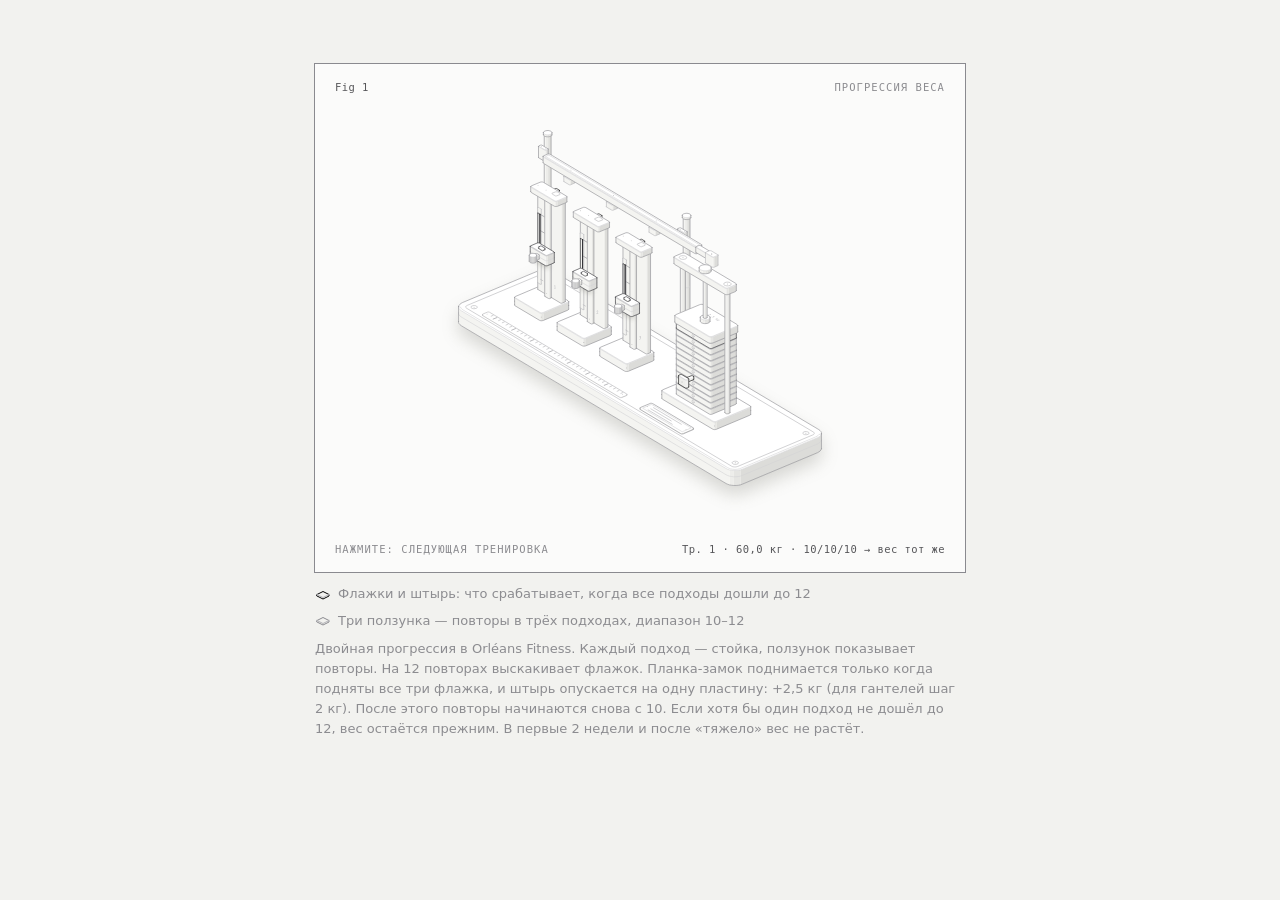
<file: fitness-app/figures/progression-light.html>
<!doctype html><html lang="en"><head><meta charset="utf-8"><meta name="viewport" content="width=device-width, initial-scale=1"><title>Прогрессия веса</title><style>
.iso{
  --anatomy-page:#0b0b0b;--anatomy-card:#131313;--anatomy-text:#a3a3a3;--anatomy-strong:#e6e6e6;--anatomy-muted:#6e6e6e;
  --anatomy-paper:#131313;--anatomy-face:#1b1b1b;--anatomy-top:#1c1c1c;
  --anatomy-shade-0:#0f0f0f;--anatomy-shade-1:#121212;--anatomy-shade-2:#151515;--anatomy-shade-3:#181818;
  --anatomy-lit-top:#262626;--anatomy-lit-shade:#1d1d1d;
  --anatomy-hi:#d4d4d4;--anatomy-mid:#6a6a6a;--anatomy-lo:#3e3e3e;--anatomy-faint:#2a2a2a;--anatomy-lit:#ffffff;
  --anatomy-halo:#050505;--anatomy-halo-opacity:.9;--anatomy-dot:#e6e6e6;
  --anatomy-red:#ff6b6b;--anatomy-green:#6be0a0;--anatomy-blue:#6b9bff;
  --anatomy-weight:.6px;--anatomy-ease:cubic-bezier(.32,.72,0,1);
  --anatomy-mono:ui-monospace,"SF Mono",Menlo,Consolas,monospace;
  --anatomy-lift:inset 0 1px 0 0 #ffffff0a,inset 0 0 0 1px #ffffff06,0 0 0 1px #00000026,0 1px 1px -.5px #00000014,0 3px 3px -1.5px #00000014,0 6px 6px -3px #00000014,0 12px 12px -6px #00000014;
}
.iso[data-theme="light"]{
  --anatomy-page:#f2f2ef;--anatomy-card:#fbfbfa;--anatomy-text:#57575a;--anatomy-strong:#18181a;--anatomy-muted:#8c8c90;
  --anatomy-paper:#fbfbfa;--anatomy-face:#ffffff;--anatomy-top:#ffffff;
  --anatomy-shade-0:#dcdcd9;--anatomy-shade-1:#e5e5e2;--anatomy-shade-2:#ededea;--anatomy-shade-3:#f4f4f1;
  --anatomy-lit-top:#ffffff;--anatomy-lit-shade:#eeeeeb;
  --anatomy-hi:#26262a;--anatomy-mid:#8a8a8f;--anatomy-lo:#b4b4b8;--anatomy-faint:#d4d4d6;--anatomy-lit:#000000;
  --anatomy-halo:#8a8a80;--anatomy-halo-opacity:.32;--anatomy-dot:#3a3a3e;
  --anatomy-red:#e5484d;--anatomy-green:#30a46c;--anatomy-blue:#3e63dd;
  --anatomy-lift:inset 0 1px 0 0 #ffffff,0 0 0 1px #0000000f,0 1px 1px -.5px #0000000a,0 3px 3px -1.5px #0000000a,0 6px 6px -3px #0000000a,0 12px 12px -6px #0000000a;
}
.iso-svg{display:block;width:100%;height:auto;overflow:visible}
.iso-svg path,.iso-svg circle{vector-effect:non-scaling-stroke}
.iso-fill{fill:var(--anatomy-paper);stroke:none}
.iso-solid[data-lit]>.iso-fill{fill:var(--anatomy-face)}
.iso-shade,.iso-top{stroke:none}
.iso-shade[data-shade="0"]{fill:var(--anatomy-shade-0)}
.iso-shade[data-shade="1"]{fill:var(--anatomy-shade-1)}
.iso-shade[data-shade="2"]{fill:var(--anatomy-shade-2)}
.iso-shade[data-shade="3"]{fill:var(--anatomy-shade-3)}
.iso-top{fill:var(--anatomy-top)}
.iso-solid[data-lit]>.iso-top{fill:var(--anatomy-lit-top)}
.iso-solid[data-lit]>.iso-shade{fill:var(--anatomy-lit-shade)}
.iso-solid[data-seamless]>.iso-shade,.iso-solid[data-seamless]>.iso-top{stroke-width:.4;stroke-linejoin:round}
.iso-solid[data-seamless]>.iso-shade[data-shade="0"]{stroke:var(--anatomy-shade-0)}
.iso-solid[data-seamless]>.iso-shade[data-shade="1"]{stroke:var(--anatomy-shade-1)}
.iso-solid[data-seamless]>.iso-shade[data-shade="2"]{stroke:var(--anatomy-shade-2)}
.iso-solid[data-seamless]>.iso-shade[data-shade="3"]{stroke:var(--anatomy-shade-3)}
.iso-solid[data-seamless]>.iso-top{stroke:var(--anatomy-top)}
.iso-solid[data-seamless][data-lit]>.iso-top{stroke:var(--anatomy-lit-top)}
.iso-solid[data-seamless][data-lit]>.iso-shade{stroke:var(--anatomy-lit-shade)}
.iso-solid[data-lit]>.iso-edge{stroke:var(--anatomy-lit)}
.iso-halo{fill:var(--anatomy-halo);stroke:none;filter:blur(9px);opacity:var(--anatomy-halo-opacity);transform:translateY(3px)}
.iso-line{fill:none;stroke:var(--anatomy-lo);stroke-width:var(--anatomy-weight);stroke-linecap:round;stroke-linejoin:round}
.iso-line[data-tone="hi"]{stroke:var(--anatomy-hi)}
.iso-line[data-tone="mid"]{stroke:var(--anatomy-mid)}
.iso-line[data-tone="lo"]{stroke:var(--anatomy-lo)}
.iso-line[data-tone="faint"]{stroke:var(--anatomy-faint)}
.iso-line[data-tone="lit"]{stroke:var(--anatomy-lit)}
.iso-line[data-tone="red"]{stroke:var(--anatomy-red)}
.iso-line[data-tone="green"]{stroke:var(--anatomy-green)}
.iso-line[data-tone="blue"]{stroke:var(--anatomy-blue)}
.iso-line[data-dotted]{stroke-dasharray:.01 3.5;stroke-width:1}
.iso-line[data-dashed]{stroke-dasharray:3 3}
.iso-line[data-flow]{stroke-dasharray:2 6}
.iso-wire-end{fill:var(--anatomy-paper);stroke:var(--anatomy-lo);stroke-width:var(--anatomy-weight)}
.iso-wire[data-tone="hi"] .iso-wire-end{stroke:var(--anatomy-hi)}
.iso-wire[data-tone="mid"] .iso-wire-end{stroke:var(--anatomy-mid)}
.iso-wire[data-tone="faint"] .iso-wire-end{stroke:var(--anatomy-faint)}
.iso-wire[data-tone="lit"] .iso-wire-end{stroke:var(--anatomy-lit)}
.iso-dots circle{fill:var(--anatomy-dot);stroke:none;opacity:.32}
.iso-dots[data-tone="hi"] circle{opacity:.85}
.iso-dots[data-tone="mid"] circle{opacity:.45}
.iso-dots[data-tone="lo"] circle{opacity:.22}
.iso-dots[data-tone="faint"] circle{opacity:.12}
.iso-face-text{fill:var(--anatomy-mid);font-family:var(--anatomy-mono);letter-spacing:.04em}
.iso-face-text[data-tone="hi"]{fill:var(--anatomy-hi)}
.iso-face-text[data-tone="lo"]{fill:var(--anatomy-lo)}
.iso-face-text[data-tone="faint"]{fill:var(--anatomy-faint)}
.tb-body{fill:var(--anatomy-shade-2);stroke:none}
.tb-shine{fill:var(--anatomy-top);stroke:none}
.tb-shade{fill:var(--anatomy-shade-0);stroke:none}
.tb-ring{fill:none;stroke:var(--anatomy-lo);stroke-width:.45;stroke-linecap:butt;stroke-linejoin:round}
.tb-ring[data-tone="mid"]{stroke:var(--anatomy-mid)}
.tb-ring[data-tone="faint"]{stroke:var(--anatomy-faint)}
.tb-ring[data-tone="hi"]{stroke:var(--anatomy-hi)}
@keyframes iso-flow{to{stroke-dashoffset:-32}}
@keyframes iso-pulse{0%,100%{opacity:.18}12%{opacity:1}40%{opacity:.18}}
.iso-line[data-flow]{animation:iso-flow 1600ms linear infinite}
.iso-dots circle[data-pulse]{animation:iso-pulse 1600ms steps(1,end) infinite;animation-delay:var(--pulse-at,0ms)}
.iso-figure{margin:32px 0 36px}
.iso-plate{position:relative;padding:52px 24px;border-radius:0;background:var(--anatomy-card);box-shadow:0 0 0 1px var(--anatomy-mid);--anatomy-paper:var(--anatomy-card)}
.iso-plate-corners{position:absolute;inset:18px 20px;pointer-events:none}
.iso-plate-corner{position:absolute;color:var(--anatomy-muted);font-family:var(--anatomy-mono);font-size:10.5px;line-height:1;letter-spacing:.04em;white-space:nowrap}
.iso-plate-corner[data-corner="fig"]{top:0;left:0;color:var(--anatomy-text)}
.iso-plate-corner[data-corner="title"]{top:0;right:0;text-transform:uppercase;letter-spacing:.1em}
.iso-plate-corner[data-corner="hint"]{bottom:0;left:0;text-transform:uppercase;letter-spacing:.1em}
.iso-plate-corner[data-corner="readout"]{right:0;bottom:0;color:var(--anatomy-text);font-variant-numeric:tabular-nums}
.iso-plate .iso-svg{margin:0 auto}
.iso-legend{display:grid;gap:8px;margin-top:12px;color:var(--anatomy-muted);font-size:13px;line-height:1.55}
.iso-keys{display:flex;flex-wrap:wrap;gap:6px 18px}
.iso-key{display:inline-flex;align-items:center;gap:7px}
.iso-swatch{width:16px;height:10px;flex:none;overflow:visible}
.iso-swatch path{fill:none;stroke:var(--anatomy-hi);stroke-width:1;vector-effect:non-scaling-stroke;stroke-linejoin:round;stroke-linecap:round}
.iso-swatch[data-mark="raised"] path,.iso-swatch[data-mark="flat"] path{stroke:var(--anatomy-mid)}
.iso-swatch[data-mark="lit"] path{stroke:var(--anatomy-lit)}
.iso-swatch[data-mark="dim"] path{stroke:var(--anatomy-lo)}
.iso-swatch[data-mark="dotted"] path{stroke-dasharray:.01 3;stroke-width:1.4}
.iso-swatch[data-mark="dashed"] path{stroke-dasharray:3 2.5}
.iso-swatch[data-mark="red"] path{stroke:var(--anatomy-red)}
.iso-swatch[data-mark="green"] path{stroke:var(--anatomy-green)}
.iso-swatch[data-mark="blue"] path{stroke:var(--anatomy-blue)}
.iso-swatch-crease{stroke:var(--anatomy-lo)!important}
@media (max-width:560px){.iso-plate{padding:48px 12px 70px}.iso-plate-corner[data-corner="hint"]{bottom:18px}}
@media (prefers-reduced-motion:reduce){.iso-line[data-flow],.iso-dots circle[data-pulse]{animation:none}}

*{box-sizing:border-box}
html{color-scheme:dark}
body[data-theme="light"]{color-scheme:light}
body{margin:0;background:var(--anatomy-page);color:var(--anatomy-text);font:14px/1.6 ui-sans-serif,system-ui,-apple-system,"Segoe UI",sans-serif;-webkit-font-smoothing:antialiased}
.iso-page{width:min(650px,100% - 32px);margin:64px auto 96px}
</style></head><body class="iso" data-theme="light"><main class="iso-page"><figure class="iso-figure"><div class="iso-plate"><div class="iso-plate-corners" aria-hidden="true"><span class="iso-plate-corner" data-corner="fig">Fig 1</span><span class="iso-plate-corner" data-corner="title">Прогрессия веса</span><span class="iso-plate-corner" data-corner="hint">Нажмите: следующая тренировка</span><span class="iso-plate-corner" data-corner="readout" data-readout>Тр. 1 · 60,0 кг · 10/10/10 → вес тот же</span></div><div class="iso-stage" tabindex="0" role="button" aria-label="Стенд прогрессии: пробел или Enter — следующая тренировка"><svg xmlns="http://www.w3.org/2000/svg" class="iso-svg" viewBox="0 0 640 430" role="img" aria-label="Стенд прогрессии веса. Три стойки — три подхода; ползунок на каждой поднимается по линейке повторов от 8 до 12. На 12 повторах из крышки стойки выскакивает флажок. Планка-замок сзади поднимается, только когда подняты все три флажка, и тогда штырь на весовой колонне опускается на одну пластину: плюс 2,5 кг. Затем повторы начинаются снова с 10."><path class="iso-halo" d="M127.1 209.1L127.6 208L128.5 206.8L129.8 205.8L131.4 205L211.2 171.5L213.2 170.8L215.4 170.4L217.8 170.1L220.2 170.1L222.5 170.3L224.8 170.8L226.8 171.4L228.5 172.3L510.1 340L511.4 341L512.4 342.1L512.9 343.3L512.9 344.5L512.9 360.4L512.4 361.6L511.5 362.7L510.2 363.7L508.6 364.6L428.8 398.1L426.8 398.7L424.6 399.2L422.2 399.5L419.8 399.5L417.5 399.3L415.2 398.8L413.2 398.1L411.5 397.3L129.9 229.5L128.6 228.5L127.6 227.4L127.1 226.3L127.1 225.1Z"/><g class="iso-solid"><path class="iso-fill" d="M206.1 203.1L206.3 201.9L207.1 200.7L208.3 199.7L209.9 198.8L211.9 198.2L214.2 197.7L216.6 197.6L219 197.7L221.2 198L223.3 198.7L225.1 199.5L226.4 200.5L227.2 201.6L227.6 202.8L227.6 204.9L227.3 206.1L226.6 207.3L225.4 208.3L223.7 209.2L221.7 209.8L219.5 210.3L217.1 210.4L214.7 210.3L212.4 209.9L210.4 209.3L208.6 208.5L207.3 207.5L206.4 206.4L206.1 205.2Z"/><path class="iso-shade" data-shade="0" d="M223.7 209.2L221.7 209.8L221.7 207.7L223.7 207ZM227.6 204.9L227.3 206.1L227.3 204L227.6 202.8ZM227.3 206.1L226.6 207.3L226.6 205.1L227.3 204ZM226.6 207.3L225.4 208.3L225.4 206.2L226.6 205.1ZM225.4 208.3L223.7 209.2L223.7 207L225.4 206.2Z"/><path class="iso-shade" data-shade="1" d="M221.7 209.8L219.5 210.3L219.5 208.1L221.7 207.7ZM219.5 210.3L217.1 210.4L217.1 208.3L219.5 208.1Z"/><path class="iso-shade" data-shade="2" d="M217.1 210.4L214.7 210.3L214.7 208.2L217.1 208.3ZM214.7 210.3L212.4 209.9L212.4 207.8L214.7 208.2Z"/><path class="iso-shade" data-shade="3" d="M212.4 209.9L210.4 209.3L210.4 207.2L212.4 207.8ZM210.4 209.3L208.6 208.5L208.6 206.4L210.4 207.2ZM208.6 208.5L207.3 207.5L207.3 205.4L208.6 206.4ZM207.3 207.5L206.4 206.4L206.4 204.3L207.3 205.4ZM206.4 206.4L206.1 205.2L206.1 203.1L206.4 204.3Z"/><path class="iso-top" d="M223.7 207L221.7 207.7L219.5 208.1L217.1 208.3L214.7 208.2L212.4 207.8L210.4 207.2L208.6 206.4L207.3 205.4L206.4 204.3L206.1 203.1L206.3 201.9L207.1 200.7L208.3 199.7L209.9 198.8L211.9 198.2L214.2 197.7L216.6 197.6L219 197.7L221.2 198L223.3 198.7L225.1 199.5L226.4 200.5L227.2 201.6L227.6 202.8L227.3 204L226.6 205.1L225.4 206.2Z"/><path class="iso-line iso-crease" data-tone="faint" d="M227.6 202.8L227.3 204L226.6 205.1L225.4 206.2L223.7 207L221.7 207.7L219.5 208.1L217.1 208.3L214.7 208.2L212.4 207.8L210.4 207.2L208.6 206.4L207.3 205.4L206.4 204.3L206.1 203.1"/><path class="iso-line iso-edge" data-tone="lo" d="M206.1 203.1L206.3 201.9L207.1 200.7L208.3 199.7L209.9 198.8L211.9 198.2L214.2 197.7L216.6 197.6L219 197.7L221.2 198L223.3 198.7L225.1 199.5L226.4 200.5L227.2 201.6L227.6 202.8M227.6 204.9L227.3 206.1L226.6 207.3L225.4 208.3L223.7 209.2L221.7 209.8L219.5 210.3L217.1 210.4L214.7 210.3L212.4 209.9L210.4 209.3L208.6 208.5L207.3 207.5L206.4 206.4L206.1 205.2M206.1 203.1L206.1 205.2M227.6 202.8L227.6 204.9"/></g><g class="iso-solid"><path class="iso-fill" d="M208.6 198.5L208.7 197.6L209.3 196.7L210.2 195.9L211.5 195.3L213.1 194.7L214.8 194.4L216.6 194.3L218.5 194.4L220.2 194.7L221.8 195.1L223.2 195.8L224.2 196.5L224.9 197.4L225.1 198.3L225.1 202.8L224.9 203.8L224.4 204.6L223.4 205.4L222.2 206.1L220.6 206.6L218.9 206.9L217 207.1L215.2 207L213.4 206.7L211.8 206.2L210.5 205.6L209.5 204.8L208.8 204L208.6 203Z"/><path class="iso-shade" data-shade="0" d="M222.2 206.1L220.6 206.6L220.6 202.1L222.2 201.6ZM225.1 202.8L224.9 203.8L224.9 199.2L225.1 198.3ZM224.9 203.8L224.4 204.6L224.4 200.1L224.9 199.2ZM224.4 204.6L223.4 205.4L223.4 200.9L224.4 200.1ZM223.4 205.4L222.2 206.1L222.2 201.6L223.4 200.9Z"/><path class="iso-shade" data-shade="1" d="M220.6 206.6L218.9 206.9L218.9 202.4L220.6 202.1ZM218.9 206.9L217 207.1L217 202.6L218.9 202.4Z"/><path class="iso-shade" data-shade="2" d="M217 207.1L215.2 207L215.2 202.5L217 202.6ZM215.2 207L213.4 206.7L213.4 202.2L215.2 202.5Z"/><path class="iso-shade" data-shade="3" d="M213.4 206.7L211.8 206.2L211.8 201.7L213.4 202.2ZM211.8 206.2L210.5 205.6L210.5 201.1L211.8 201.7ZM210.5 205.6L209.5 204.8L209.5 200.3L210.5 201.1ZM209.5 204.8L208.8 204L208.8 199.4L209.5 200.3ZM208.8 204L208.6 203L208.6 198.5L208.8 199.4Z"/><path class="iso-top" d="M222.2 201.6L220.6 202.1L218.9 202.4L217 202.6L215.2 202.5L213.4 202.2L211.8 201.7L210.5 201.1L209.5 200.3L208.8 199.4L208.6 198.5L208.7 197.6L209.3 196.7L210.2 195.9L211.5 195.3L213.1 194.7L214.8 194.4L216.6 194.3L218.5 194.4L220.2 194.7L221.8 195.1L223.2 195.8L224.2 196.5L224.9 197.4L225.1 198.3L224.9 199.2L224.4 200.1L223.4 200.9Z"/><path class="iso-line iso-crease" data-tone="faint" d="M225.1 198.3L224.9 199.2L224.4 200.1L223.4 200.9L222.2 201.6L220.6 202.1L218.9 202.4L217 202.6L215.2 202.5L213.4 202.2L211.8 201.7L210.5 201.1L209.5 200.3L208.8 199.4L208.6 198.5"/><path class="iso-line iso-edge" data-tone="mid" d="M208.6 198.5L208.7 197.6L209.3 196.7L210.2 195.9L211.5 195.3L213.1 194.7L214.8 194.4L216.6 194.3L218.5 194.4L220.2 194.7L221.8 195.1L223.2 195.8L224.2 196.5L224.9 197.4L225.1 198.3M225.1 202.8L224.9 203.8L224.4 204.6L223.4 205.4L222.2 206.1L220.6 206.6L218.9 206.9L217 207.1L215.2 207L213.4 206.7L211.8 206.2L210.5 205.6L209.5 204.8L208.8 204L208.6 203M208.6 198.5L208.6 203M225.1 198.3L225.1 202.8"/></g><g class="iso-solid"><path class="iso-fill" d="M154.5 224.7L154.7 223.5L155.4 222.4L156.7 221.4L158.3 220.5L160.3 219.8L162.6 219.4L164.9 219.2L167.3 219.3L169.6 219.7L171.7 220.3L173.4 221.1L174.8 222.1L175.6 223.3L175.9 224.5L175.9 226.6L175.7 227.8L175 228.9L173.8 230L172.1 230.8L170.1 231.5L167.9 231.9L165.5 232.1L163.1 232L160.8 231.6L158.7 231L157 230.2L155.7 229.2L154.8 228L154.5 226.9Z"/><path class="iso-shade" data-shade="0" d="M172.1 230.8L170.1 231.5L170.1 229.4L172.1 228.7ZM175.9 226.6L175.7 227.8L175.7 225.7L175.9 224.5ZM175.7 227.8L175 228.9L175 226.8L175.7 225.7ZM175 228.9L173.8 230L173.8 227.8L175 226.8ZM173.8 230L172.1 230.8L172.1 228.7L173.8 227.8Z"/><path class="iso-shade" data-shade="1" d="M170.1 231.5L167.9 231.9L167.9 229.8L170.1 229.4ZM167.9 231.9L165.5 232.1L165.5 230L167.9 229.8Z"/><path class="iso-shade" data-shade="2" d="M165.5 232.1L163.1 232L163.1 229.8L165.5 230ZM163.1 232L160.8 231.6L160.8 229.5L163.1 229.8Z"/><path class="iso-shade" data-shade="3" d="M160.8 231.6L158.7 231L158.7 228.9L160.8 229.5ZM158.7 231L157 230.2L157 228L158.7 228.9ZM157 230.2L155.7 229.2L155.7 227L157 228ZM155.7 229.2L154.8 228L154.8 225.9L155.7 227ZM154.8 228L154.5 226.9L154.5 224.7L154.8 225.9Z"/><path class="iso-top" d="M172.1 228.7L170.1 229.4L167.9 229.8L165.5 230L163.1 229.8L160.8 229.5L158.7 228.9L157 228L155.7 227L154.8 225.9L154.5 224.7L154.7 223.5L155.4 222.4L156.7 221.4L158.3 220.5L160.3 219.8L162.6 219.4L164.9 219.2L167.3 219.3L169.6 219.7L171.7 220.3L173.4 221.1L174.8 222.1L175.6 223.3L175.9 224.5L175.7 225.7L175 226.8L173.8 227.8Z"/><path class="iso-line iso-crease" data-tone="faint" d="M175.9 224.5L175.7 225.7L175 226.8L173.8 227.8L172.1 228.7L170.1 229.4L167.9 229.8L165.5 230L163.1 229.8L160.8 229.5L158.7 228.9L157 228L155.7 227L154.8 225.9L154.5 224.7"/><path class="iso-line iso-edge" data-tone="lo" d="M154.5 224.7L154.7 223.5L155.4 222.4L156.7 221.4L158.3 220.5L160.3 219.8L162.6 219.4L164.9 219.2L167.3 219.3L169.6 219.7L171.7 220.3L173.4 221.1L174.8 222.1L175.6 223.3L175.9 224.5M175.9 226.6L175.7 227.8L175 228.9L173.8 230L172.1 230.8L170.1 231.5L167.9 231.9L165.5 232.1L163.1 232L160.8 231.6L158.7 231L157 230.2L155.7 229.2L154.8 228L154.5 226.9M154.5 224.7L154.5 226.9M175.9 224.5L175.9 226.6"/></g><g class="iso-solid"><path class="iso-fill" d="M156.9 220.2L157.1 219.3L157.7 218.4L158.6 217.6L159.9 216.9L161.4 216.4L163.2 216.1L165 216L166.9 216L168.6 216.3L170.2 216.8L171.5 217.4L172.6 218.2L173.2 219.1L173.5 220L173.5 224.5L173.3 225.4L172.8 226.3L171.8 227.1L170.5 227.8L169 228.3L167.3 228.6L165.4 228.7L163.6 228.6L161.8 228.4L160.2 227.9L158.9 227.3L157.9 226.5L157.2 225.6L156.9 224.7Z"/><path class="iso-shade" data-shade="0" d="M170.5 227.8L169 228.3L169 223.8L170.5 223.3ZM173.5 224.5L173.3 225.4L173.3 220.9L173.5 220ZM173.3 225.4L172.8 226.3L172.8 221.8L173.3 220.9ZM172.8 226.3L171.8 227.1L171.8 222.6L172.8 221.8ZM171.8 227.1L170.5 227.8L170.5 223.3L171.8 222.6Z"/><path class="iso-shade" data-shade="1" d="M169 228.3L167.3 228.6L167.3 224.1L169 223.8ZM167.3 228.6L165.4 228.7L165.4 224.2L167.3 224.1Z"/><path class="iso-shade" data-shade="2" d="M165.4 228.7L163.6 228.6L163.6 224.1L165.4 224.2ZM163.6 228.6L161.8 228.4L161.8 223.9L163.6 224.1Z"/><path class="iso-shade" data-shade="3" d="M161.8 228.4L160.2 227.9L160.2 223.4L161.8 223.9ZM160.2 227.9L158.9 227.3L158.9 222.7L160.2 223.4ZM158.9 227.3L157.9 226.5L157.9 222L158.9 222.7ZM157.9 226.5L157.2 225.6L157.2 221.1L157.9 222ZM157.2 225.6L156.9 224.7L156.9 220.2L157.2 221.1Z"/><path class="iso-top" d="M170.5 223.3L169 223.8L167.3 224.1L165.4 224.2L163.6 224.1L161.8 223.9L160.2 223.4L158.9 222.7L157.9 222L157.2 221.1L156.9 220.2L157.1 219.3L157.7 218.4L158.6 217.6L159.9 216.9L161.4 216.4L163.2 216.1L165 216L166.9 216L168.6 216.3L170.2 216.8L171.5 217.4L172.6 218.2L173.2 219.1L173.5 220L173.3 220.9L172.8 221.8L171.8 222.6Z"/><path class="iso-line iso-crease" data-tone="faint" d="M173.5 220L173.3 220.9L172.8 221.8L171.8 222.6L170.5 223.3L169 223.8L167.3 224.1L165.4 224.2L163.6 224.1L161.8 223.9L160.2 223.4L158.9 222.7L157.9 222L157.2 221.1L156.9 220.2"/><path class="iso-line iso-edge" data-tone="mid" d="M156.9 220.2L157.1 219.3L157.7 218.4L158.6 217.6L159.9 216.9L161.4 216.4L163.2 216.1L165 216L166.9 216L168.6 216.3L170.2 216.8L171.5 217.4L172.6 218.2L173.2 219.1L173.5 220M173.5 224.5L173.3 225.4L172.8 226.3L171.8 227.1L170.5 227.8L169 228.3L167.3 228.6L165.4 228.7L163.6 228.6L161.8 228.4L160.2 227.9L158.9 227.3L157.9 226.5L157.2 225.6L156.9 224.7M156.9 220.2L156.9 224.7M173.5 220L173.5 224.5"/></g><g class="iso-solid"><path class="iso-fill" d="M464.1 356.8L464.3 355.6L465 354.4L466.2 353.4L467.9 352.5L469.9 351.9L472.1 351.4L474.5 351.3L476.9 351.4L479.2 351.8L481.3 352.4L483 353.2L484.3 354.2L485.2 355.3L485.5 356.5L485.5 358.6L485.3 359.8L484.6 361L483.3 362L481.7 362.9L479.7 363.5L477.4 364L475.1 364.1L472.7 364L470.4 363.6L468.3 363L466.6 362.2L465.2 361.2L464.4 360.1L464.1 358.9Z"/><path class="iso-shade" data-shade="0" d="M481.7 362.9L479.7 363.5L479.7 361.4L481.7 360.7ZM485.5 358.6L485.3 359.8L485.3 357.7L485.5 356.5ZM485.3 359.8L484.6 361L484.6 358.8L485.3 357.7ZM484.6 361L483.3 362L483.3 359.9L484.6 358.8ZM483.3 362L481.7 362.9L481.7 360.7L483.3 359.9Z"/><path class="iso-shade" data-shade="1" d="M479.7 363.5L477.4 364L477.4 361.8L479.7 361.4ZM477.4 364L475.1 364.1L475.1 362L477.4 361.8Z"/><path class="iso-shade" data-shade="2" d="M475.1 364.1L472.7 364L472.7 361.9L475.1 362ZM472.7 364L470.4 363.6L470.4 361.5L472.7 361.9Z"/><path class="iso-shade" data-shade="3" d="M470.4 363.6L468.3 363L468.3 360.9L470.4 361.5ZM468.3 363L466.6 362.2L466.6 360.1L468.3 360.9ZM466.6 362.2L465.2 361.2L465.2 359.1L466.6 360.1ZM465.2 361.2L464.4 360.1L464.4 358L465.2 359.1ZM464.4 360.1L464.1 358.9L464.1 356.8L464.4 358Z"/><path class="iso-top" d="M481.7 360.7L479.7 361.4L477.4 361.8L475.1 362L472.7 361.9L470.4 361.5L468.3 360.9L466.6 360.1L465.2 359.1L464.4 358L464.1 356.8L464.3 355.6L465 354.4L466.2 353.4L467.9 352.5L469.9 351.9L472.1 351.4L474.5 351.3L476.9 351.4L479.2 351.8L481.3 352.4L483 353.2L484.3 354.2L485.2 355.3L485.5 356.5L485.3 357.7L484.6 358.8L483.3 359.9Z"/><path class="iso-line iso-crease" data-tone="faint" d="M485.5 356.5L485.3 357.7L484.6 358.8L483.3 359.9L481.7 360.7L479.7 361.4L477.4 361.8L475.1 362L472.7 361.9L470.4 361.5L468.3 360.9L466.6 360.1L465.2 359.1L464.4 358L464.1 356.8"/><path class="iso-line iso-edge" data-tone="lo" d="M464.1 356.8L464.3 355.6L465 354.4L466.2 353.4L467.9 352.5L469.9 351.9L472.1 351.4L474.5 351.3L476.9 351.4L479.2 351.8L481.3 352.4L483 353.2L484.3 354.2L485.2 355.3L485.5 356.5M485.5 358.6L485.3 359.8L484.6 361L483.3 362L481.7 362.9L479.7 363.5L477.4 364L475.1 364.1L472.7 364L470.4 363.6L468.3 363L466.6 362.2L465.2 361.2L464.4 360.1L464.1 358.9M464.1 356.8L464.1 358.9M485.5 356.5L485.5 358.6"/></g><g class="iso-solid"><path class="iso-fill" d="M466.5 352.2L466.7 351.3L467.2 350.4L468.2 349.6L469.5 349L471 348.4L472.7 348.1L474.6 348L476.4 348.1L478.2 348.4L479.8 348.8L481.1 349.5L482.1 350.2L482.8 351.1L483.1 352L483.1 356.5L482.9 357.5L482.3 358.3L481.4 359.1L480.1 359.8L478.6 360.3L476.8 360.6L475 360.8L473.1 360.7L471.4 360.4L469.8 359.9L468.5 359.3L467.4 358.5L466.8 357.7L466.5 356.7Z"/><path class="iso-shade" data-shade="0" d="M480.1 359.8L478.6 360.3L478.6 355.8L480.1 355.3ZM483.1 356.5L482.9 357.5L482.9 352.9L483.1 352ZM482.9 357.5L482.3 358.3L482.3 353.8L482.9 352.9ZM482.3 358.3L481.4 359.1L481.4 354.6L482.3 353.8ZM481.4 359.1L480.1 359.8L480.1 355.3L481.4 354.6Z"/><path class="iso-shade" data-shade="1" d="M478.6 360.3L476.8 360.6L476.8 356.1L478.6 355.8ZM476.8 360.6L475 360.8L475 356.3L476.8 356.1Z"/><path class="iso-shade" data-shade="2" d="M475 360.8L473.1 360.7L473.1 356.2L475 356.3ZM473.1 360.7L471.4 360.4L471.4 355.9L473.1 356.2Z"/><path class="iso-shade" data-shade="3" d="M471.4 360.4L469.8 359.9L469.8 355.4L471.4 355.9ZM469.8 359.9L468.5 359.3L468.5 354.8L469.8 355.4ZM468.5 359.3L467.4 358.5L467.4 354L468.5 354.8ZM467.4 358.5L466.8 357.7L466.8 353.2L467.4 354ZM466.8 357.7L466.5 356.7L466.5 352.2L466.8 353.2Z"/><path class="iso-top" d="M480.1 355.3L478.6 355.8L476.8 356.1L475 356.3L473.1 356.2L471.4 355.9L469.8 355.4L468.5 354.8L467.4 354L466.8 353.2L466.5 352.2L466.7 351.3L467.2 350.4L468.2 349.6L469.5 349L471 348.4L472.7 348.1L474.6 348L476.4 348.1L478.2 348.4L479.8 348.8L481.1 349.5L482.1 350.2L482.8 351.1L483.1 352L482.9 352.9L482.3 353.8L481.4 354.6Z"/><path class="iso-line iso-crease" data-tone="faint" d="M483.1 352L482.9 352.9L482.3 353.8L481.4 354.6L480.1 355.3L478.6 355.8L476.8 356.1L475 356.3L473.1 356.2L471.4 355.9L469.8 355.4L468.5 354.8L467.4 354L466.8 353.2L466.5 352.2"/><path class="iso-line iso-edge" data-tone="mid" d="M466.5 352.2L466.7 351.3L467.2 350.4L468.2 349.6L469.5 349L471 348.4L472.7 348.1L474.6 348L476.4 348.1L478.2 348.4L479.8 348.8L481.1 349.5L482.1 350.2L482.8 351.1L483.1 352M483.1 356.5L482.9 357.5L482.3 358.3L481.4 359.1L480.1 359.8L478.6 360.3L476.8 360.6L475 360.8L473.1 360.7L471.4 360.4L469.8 359.9L468.5 359.3L467.4 358.5L466.8 357.7L466.5 356.7M466.5 352.2L466.5 356.7M483.1 352L483.1 356.5"/></g><g class="iso-solid"><path class="iso-fill" d="M412.4 378.4L412.7 377.2L413.4 376.1L414.6 375.1L416.3 374.2L418.3 373.5L420.5 373.1L422.9 372.9L425.3 373L427.6 373.4L429.6 374L431.4 374.9L432.7 375.9L433.6 377L433.9 378.2L433.9 380.3L433.7 381.5L432.9 382.6L431.7 383.7L430.1 384.5L428.1 385.2L425.8 385.6L423.4 385.8L421 385.7L418.8 385.3L416.7 384.7L414.9 383.9L413.6 382.9L412.8 381.7L412.4 380.6Z"/><path class="iso-shade" data-shade="0" d="M430.1 384.5L428.1 385.2L428.1 383.1L430.1 382.4ZM433.9 380.3L433.7 381.5L433.7 379.4L433.9 378.2ZM433.7 381.5L432.9 382.6L432.9 380.5L433.7 379.4ZM432.9 382.6L431.7 383.7L431.7 381.5L432.9 380.5ZM431.7 383.7L430.1 384.5L430.1 382.4L431.7 381.5Z"/><path class="iso-shade" data-shade="1" d="M428.1 385.2L425.8 385.6L425.8 383.5L428.1 383.1ZM425.8 385.6L423.4 385.8L423.4 383.7L425.8 383.5Z"/><path class="iso-shade" data-shade="2" d="M423.4 385.8L421 385.7L421 383.6L423.4 383.7ZM421 385.7L418.8 385.3L418.8 383.2L421 383.6Z"/><path class="iso-shade" data-shade="3" d="M418.8 385.3L416.7 384.7L416.7 382.6L418.8 383.2ZM416.7 384.7L414.9 383.9L414.9 381.7L416.7 382.6ZM414.9 383.9L413.6 382.9L413.6 380.7L414.9 381.7ZM413.6 382.9L412.8 381.7L412.8 379.6L413.6 380.7ZM412.8 381.7L412.4 380.6L412.4 378.4L412.8 379.6Z"/><path class="iso-top" d="M430.1 382.4L428.1 383.1L425.8 383.5L423.4 383.7L421 383.6L418.8 383.2L416.7 382.6L414.9 381.7L413.6 380.7L412.8 379.6L412.4 378.4L412.7 377.2L413.4 376.1L414.6 375.1L416.3 374.2L418.3 373.5L420.5 373.1L422.9 372.9L425.3 373L427.6 373.4L429.6 374L431.4 374.9L432.7 375.9L433.6 377L433.9 378.2L433.7 379.4L432.9 380.5L431.7 381.5Z"/><path class="iso-line iso-crease" data-tone="faint" d="M433.9 378.2L433.7 379.4L432.9 380.5L431.7 381.5L430.1 382.4L428.1 383.1L425.8 383.5L423.4 383.7L421 383.6L418.8 383.2L416.7 382.6L414.9 381.7L413.6 380.7L412.8 379.6L412.4 378.4"/><path class="iso-line iso-edge" data-tone="lo" d="M412.4 378.4L412.7 377.2L413.4 376.1L414.6 375.1L416.3 374.2L418.3 373.5L420.5 373.1L422.9 372.9L425.3 373L427.6 373.4L429.6 374L431.4 374.9L432.7 375.9L433.6 377L433.9 378.2M433.9 380.3L433.7 381.5L432.9 382.6L431.7 383.7L430.1 384.5L428.1 385.2L425.8 385.6L423.4 385.8L421 385.7L418.8 385.3L416.7 384.7L414.9 383.9L413.6 382.9L412.8 381.7L412.4 380.6M412.4 378.4L412.4 380.6M433.9 378.2L433.9 380.3"/></g><g class="iso-solid"><path class="iso-fill" d="M414.9 373.9L415.1 373L415.6 372.1L416.6 371.3L417.8 370.6L419.4 370.1L421.1 369.8L423 369.7L424.8 369.7L426.6 370L428.2 370.5L429.5 371.1L430.5 371.9L431.2 372.8L431.4 373.7L431.4 378.2L431.3 379.1L430.7 380L429.8 380.8L428.5 381.5L426.9 382L425.2 382.3L423.4 382.4L421.5 382.4L419.8 382.1L418.2 381.6L416.8 381L415.8 380.2L415.1 379.3L414.9 378.4Z"/><path class="iso-shade" data-shade="0" d="M428.5 381.5L426.9 382L426.9 377.5L428.5 377ZM431.4 378.2L431.3 379.1L431.3 374.6L431.4 373.7ZM431.3 379.1L430.7 380L430.7 375.5L431.3 374.6ZM430.7 380L429.8 380.8L429.8 376.3L430.7 375.5ZM429.8 380.8L428.5 381.5L428.5 377L429.8 376.3Z"/><path class="iso-shade" data-shade="1" d="M426.9 382L425.2 382.3L425.2 377.8L426.9 377.5ZM425.2 382.3L423.4 382.4L423.4 377.9L425.2 377.8Z"/><path class="iso-shade" data-shade="2" d="M423.4 382.4L421.5 382.4L421.5 377.8L423.4 377.9ZM421.5 382.4L419.8 382.1L419.8 377.6L421.5 377.8Z"/><path class="iso-shade" data-shade="3" d="M419.8 382.1L418.2 381.6L418.2 377.1L419.8 377.6ZM418.2 381.6L416.8 381L416.8 376.4L418.2 377.1ZM416.8 381L415.8 380.2L415.8 375.7L416.8 376.4ZM415.8 380.2L415.1 379.3L415.1 374.8L415.8 375.7ZM415.1 379.3L414.9 378.4L414.9 373.9L415.1 374.8Z"/><path class="iso-top" d="M428.5 377L426.9 377.5L425.2 377.8L423.4 377.9L421.5 377.8L419.8 377.6L418.2 377.1L416.8 376.4L415.8 375.7L415.1 374.8L414.9 373.9L415.1 373L415.6 372.1L416.6 371.3L417.8 370.6L419.4 370.1L421.1 369.8L423 369.7L424.8 369.7L426.6 370L428.2 370.5L429.5 371.1L430.5 371.9L431.2 372.8L431.4 373.7L431.3 374.6L430.7 375.5L429.8 376.3Z"/><path class="iso-line iso-crease" data-tone="faint" d="M431.4 373.7L431.3 374.6L430.7 375.5L429.8 376.3L428.5 377L426.9 377.5L425.2 377.8L423.4 377.9L421.5 377.8L419.8 377.6L418.2 377.1L416.8 376.4L415.8 375.7L415.1 374.8L414.9 373.9"/><path class="iso-line iso-edge" data-tone="mid" d="M414.9 373.9L415.1 373L415.6 372.1L416.6 371.3L417.8 370.6L419.4 370.1L421.1 369.8L423 369.7L424.8 369.7L426.6 370L428.2 370.5L429.5 371.1L430.5 371.9L431.2 372.8L431.4 373.7M431.4 378.2L431.3 379.1L430.7 380L429.8 380.8L428.5 381.5L426.9 382L425.2 382.3L423.4 382.4L421.5 382.4L419.8 382.1L418.2 381.6L416.8 381L415.8 380.2L415.1 379.3L414.9 378.4M414.9 373.9L414.9 378.4M431.4 373.7L431.4 378.2"/></g><g class="iso-solid"><path class="iso-fill" d="M127.1 202.5L127.6 201.3L128.5 200.2L129.8 199.2L131.4 198.3L211.2 164.9L213.2 164.2L215.4 163.7L217.8 163.5L220.2 163.5L222.5 163.7L224.8 164.1L226.8 164.8L228.5 165.6L510.1 333.4L511.4 334.4L512.4 335.5L512.9 336.7L512.9 337.9L512.9 353.8L512.4 355L511.5 356.1L510.2 357.1L508.6 358L428.8 391.4L426.8 392.1L424.6 392.6L422.2 392.8L419.8 392.8L417.5 392.6L415.2 392.2L413.2 391.5L411.5 390.7L129.9 222.9L128.6 221.9L127.6 220.8L127.1 219.6L127.1 218.4Z"/><path class="iso-shade" data-shade="0" d="M512.9 353.8L512.4 355L512.4 339.1L512.9 337.9ZM512.4 355L511.5 356.1L511.5 340.2L512.4 339.1ZM511.5 356.1L510.2 357.1L510.2 341.2L511.5 340.2ZM510.2 357.1L508.6 358L508.6 342L510.2 341.2ZM508.6 358L428.8 391.4L428.8 375.5L508.6 342ZM428.8 391.4L426.8 392.1L426.8 376.2L428.8 375.5Z"/><path class="iso-shade" data-shade="1" d="M426.8 392.1L424.6 392.6L424.6 376.7L426.8 376.2ZM424.6 392.6L422.2 392.8L422.2 376.9L424.6 376.7ZM422.2 392.8L419.8 392.8L419.8 376.9L422.2 376.9Z"/><path class="iso-shade" data-shade="2" d="M419.8 392.8L417.5 392.6L417.5 376.7L419.8 376.9ZM417.5 392.6L415.2 392.2L415.2 376.3L417.5 376.7Z"/><path class="iso-shade" data-shade="3" d="M415.2 392.2L413.2 391.5L413.2 375.6L415.2 376.3ZM413.2 391.5L411.5 390.7L411.5 374.8L413.2 375.6ZM411.5 390.7L129.9 222.9L129.9 207L411.5 374.8ZM129.9 222.9L128.6 221.9L128.6 206L129.9 207ZM128.6 221.9L127.6 220.8L127.6 204.9L128.6 206ZM127.6 220.8L127.1 219.6L127.1 203.7L127.6 204.9ZM127.1 219.6L127.1 218.4L127.1 202.5L127.1 203.7Z"/><path class="iso-top" d="M510.1 333.4L511.4 334.4L512.4 335.5L512.9 336.7L512.9 337.9L512.4 339.1L511.5 340.2L510.2 341.2L508.6 342L428.8 375.5L426.8 376.2L424.6 376.7L422.2 376.9L419.8 376.9L417.5 376.7L415.2 376.3L413.2 375.6L411.5 374.8L129.9 207L128.6 206L127.6 204.9L127.1 203.7L127.1 202.5L127.6 201.3L128.5 200.2L129.8 199.2L131.4 198.3L211.2 164.9L213.2 164.2L215.4 163.7L217.8 163.5L220.2 163.5L222.5 163.7L224.8 164.1L226.8 164.8L228.5 165.6Z"/><path class="iso-line iso-crease" data-tone="faint" d="M512.9 337.9L512.4 339.1L511.5 340.2L510.2 341.2L508.6 342L428.8 375.5L426.8 376.2L424.6 376.7L422.2 376.9L419.8 376.9L417.5 376.7L415.2 376.3L413.2 375.6L411.5 374.8L129.9 207L128.6 206L127.6 204.9L127.1 203.7L127.1 202.5"/><path class="iso-line iso-bevel" data-tone="faint" d="M512.9 337.9L510.1 338.7L509.4 339.6L508.3 340.4L506.9 341.1L427.3 374.5L425.6 375.1L423.8 375.5L422 375.7L420 375.7L418.2 375.5L416.4 375.2L414.8 374.6L413.3 373.9L131.9 206.2L130.7 205.4L130 204.5L129.6 203.6L127.1 202.5"/><path class="iso-line" data-tone="faint" d="M512.9 344.5L512.4 345.7L511.5 346.8L510.2 347.8L508.6 348.7L428.8 382.1L426.8 382.8L424.6 383.3L422.2 383.5L419.8 383.6L417.5 383.3L415.2 382.9L413.2 382.2L411.5 381.4L129.9 213.6L128.6 212.6L127.6 211.5L127.1 210.3L127.1 209.1"/><path class="iso-line iso-edge" data-tone="mid" d="M127.1 202.5L127.6 201.3L128.5 200.2L129.8 199.2L131.4 198.3L211.2 164.9L213.2 164.2L215.4 163.7L217.8 163.5L220.2 163.5L222.5 163.7L224.8 164.1L226.8 164.8L228.5 165.6L510.1 333.4L511.4 334.4L512.4 335.5L512.9 336.7L512.9 337.9M512.9 353.8L512.4 355L511.5 356.1L510.2 357.1L508.6 358L428.8 391.4L426.8 392.1L424.6 392.6L422.2 392.8L419.8 392.8L417.5 392.6L415.2 392.2L413.2 391.5L411.5 390.7L129.9 222.9L128.6 221.9L127.6 220.8L127.1 219.6L127.1 218.4M512.9 337.9L512.9 353.8M127.1 202.5L127.1 218.4"/></g><path class="iso-line" data-tone="lo" d="M504.2 335.9L504.7 336.2L505.1 336.7L505.2 337.1L505.3 337.5L505.1 338L504.8 338.4L504.3 338.8L503.6 339.1L423.8 372.6L423.1 372.8L422.3 373L421.4 373.1L420.5 373.1L419.6 373L418.8 372.9L418 372.6L417.4 372.3L135.8 204.5L135.3 204.1L134.9 203.7L134.8 203.3L134.7 202.8L134.9 202.4L135.2 202L135.7 201.6L136.4 201.3L216.2 167.8L216.9 167.5L217.7 167.4L218.6 167.3L219.5 167.3L220.4 167.4L221.2 167.5L222 167.8L222.6 168.1Z"/><path class="iso-line" data-tone="lo" d="M220.9 173L219.7 173.3L218.4 173.4L217.2 173.2L216.1 172.8L215.5 172.2L215.4 171.6L215.7 170.9L216.6 170.4L217.7 170.1L219 170L220.3 170.2L221.3 170.6L221.9 171.2L222.1 171.9L221.7 172.5ZM498.5 338.4L497.4 338.8L496.1 338.8L494.8 338.7L493.8 338.2L493.2 337.7L493 337L493.4 336.4L494.2 335.9L495.4 335.5L496.7 335.5L497.9 335.7L498.9 336.1L499.6 336.6L499.7 337.3L499.4 337.9ZM145.8 204.5L144.6 204.8L143.3 204.9L142.1 204.7L141.1 204.3L140.4 203.7L140.3 203.1L140.6 202.4L141.5 201.9L142.6 201.6L143.9 201.5L145.2 201.7L146.2 202.1L146.8 202.7L147 203.4L146.6 204ZM423.4 370L422.3 370.3L421 370.3L419.7 370.2L418.7 369.7L418.1 369.2L417.9 368.5L418.3 367.9L419.1 367.4L420.3 367.1L421.6 367L422.8 367.2L423.9 367.6L424.5 368.2L424.6 368.8L424.3 369.4Z"/><g class="iso-dots" data-tone="mid"><circle cx="218.7" cy="171.7" r="0.5"/><circle cx="496.4" cy="337.2" r="0.5"/><circle cx="143.6" cy="203.2" r="0.5"/><circle cx="421.3" cy="368.7" r="0.5"/></g><g class="iso-solid"><path class="iso-fill" d="M152.6 211.2L152.6 210.8L153.1 210.5L157.8 208.5L158.5 208.3L159.3 208.4L160 208.6L305.7 295.4L306 295.8L306 296.6L305.9 297L305.5 297.3L300.8 299.2L300.1 299.4L299.3 299.4L298.6 299.2L152.9 212.3L152.6 212Z"/><path class="iso-shade" data-shade="0" d="M306 296.6L305.9 297L305.9 296.2L306 295.8ZM305.9 297L305.5 297.3L305.5 296.5L305.9 296.2ZM305.5 297.3L300.8 299.2L300.8 298.5L305.5 296.5Z"/><path class="iso-shade" data-shade="1" d="M300.8 299.2L300.1 299.4L300.1 298.6L300.8 298.5Z"/><path class="iso-shade" data-shade="2" d="M300.1 299.4L299.3 299.4L299.3 298.6L300.1 298.6Z"/><path class="iso-shade" data-shade="3" d="M299.3 299.4L298.6 299.2L298.6 298.4L299.3 298.6ZM298.6 299.2L152.9 212.3L152.9 211.5L298.6 298.4ZM152.9 212.3L152.6 212L152.6 211.2L152.9 211.5Z"/><path class="iso-top" d="M305.7 295.4L306 295.8L305.9 296.2L305.5 296.5L300.8 298.5L300.1 298.6L299.3 298.6L298.6 298.4L152.9 211.5L152.6 211.2L152.6 210.8L153.1 210.5L157.8 208.5L158.5 208.3L159.3 208.4L160 208.6Z"/><path class="iso-line iso-edge" data-tone="lo" d="M152.6 211.2L152.6 210.8L153.1 210.5L157.8 208.5L158.5 208.3L159.3 208.4L160 208.6L305.7 295.4L306 295.8M306 296.6L305.9 297L305.5 297.3L300.8 299.2L300.1 299.4L299.3 299.4L298.6 299.2L152.9 212.3L152.6 212M306 295.8L306 296.6M152.6 211.2L152.6 212"/></g><path class="iso-line" data-tone="lo" d="M163.9 211.9L161.8 212.8M171.8 216.6L169.7 217.5M175.8 218.9L173.6 219.8M179.7 221.3L177.6 222.2M183.6 223.6L181.5 224.5M191.5 228.3L189.4 229.2M195.4 230.7L193.3 231.6M199.4 233L197.3 233.9M203.3 235.4L201.2 236.3M211.2 240.1L209.1 241M215.1 242.4L213 243.3M219.1 244.8L217 245.6M223 247.1L220.9 248M230.9 251.8L228.8 252.7M234.8 254.1L232.7 255M238.8 256.5L236.7 257.4M242.7 258.8L240.6 259.7M250.6 263.5L248.5 264.4M254.5 265.9L252.4 266.8M258.5 268.2L256.3 269.1M262.4 270.6L260.3 271.5M270.3 275.3L268.2 276.1M274.2 277.6L272.1 278.5M278.1 280L276 280.8M282.1 282.3L280 283.2M290 287L287.8 287.9M293.9 289.3L291.8 290.2M297.8 291.7L295.7 292.6M301.8 294L299.7 294.9"/><path class="iso-line" data-tone="mid" d="M167.9 214.3L163.9 215.9M187.6 226L183.6 227.7M207.3 237.7L203.3 239.4M226.9 249.5L223 251.1M246.6 261.2L242.6 262.9M266.3 272.9L262.3 274.6M286 284.7L282 286.3"/><g class="iso-dots" data-tone="mid"><circle cx="157.4" cy="210.6" r="0.4"/><circle cx="301.2" cy="296.3" r="0.4"/></g><g class="iso-solid"><path class="iso-fill" d="M320.1 310.4L320.3 310.1L320.7 309.8L330.8 305.6L331.4 305.4L332.1 305.4L332.8 305.5L333.4 305.7L376.3 331.3L376.7 331.6L376.7 331.9L376.7 333L376.5 333.4L376.1 333.6L366 337.9L365.4 338L364.7 338.1L364 338L363.4 337.8L320.5 312.2L320.1 311.9L320.1 311.5Z"/><path class="iso-shade" data-shade="0" d="M376.7 333L376.5 333.4L376.5 332.3L376.7 331.9ZM376.5 333.4L376.1 333.6L376.1 332.6L376.5 332.3ZM376.1 333.6L366 337.9L366 336.8L376.1 332.6Z"/><path class="iso-shade" data-shade="1" d="M366 337.9L365.4 338L365.4 337L366 336.8ZM365.4 338L364.7 338.1L364.7 337L365.4 337Z"/><path class="iso-shade" data-shade="2" d="M364.7 338.1L364 338L364 336.9L364.7 337Z"/><path class="iso-shade" data-shade="3" d="M364 338L363.4 337.8L363.4 336.7L364 336.9ZM363.4 337.8L320.5 312.2L320.5 311.1L363.4 336.7ZM320.5 312.2L320.1 311.9L320.1 310.8L320.5 311.1ZM320.1 311.9L320.1 311.5L320.1 310.4L320.1 310.8Z"/><path class="iso-top" d="M376.3 331.3L376.7 331.6L376.7 331.9L376.5 332.3L376.1 332.6L366 336.8L365.4 337L364.7 337L364 336.9L363.4 336.7L320.5 311.1L320.1 310.8L320.1 310.4L320.3 310.1L320.7 309.8L330.8 305.6L331.4 305.4L332.1 305.4L332.8 305.5L333.4 305.7Z"/><path class="iso-line iso-edge" data-tone="mid" d="M320.1 310.4L320.3 310.1L320.7 309.8L330.8 305.6L331.4 305.4L332.1 305.4L332.8 305.5L333.4 305.7L376.3 331.3L376.7 331.6L376.7 331.9M376.7 333L376.5 333.4L376.1 333.6L366 337.9L365.4 338L364.7 338.1L364 338L363.4 337.8L320.5 312.2L320.1 311.9L320.1 311.5M376.7 331.9L376.7 333M320.1 310.4L320.1 311.5"/></g><path class="iso-line" data-tone="faint" d="M374 331.8L364.9 335.7L322.8 310.6L331.9 306.7Z"/><path class="iso-line" data-tone="lo" data-free="" d="M334.4 310.1L363.9 327.7"/><path class="iso-line" data-tone="lo" data-free="" d="M331.5 311.3L353.2 324.2"/><path class="iso-line" data-tone="lo" data-free="" d="M328.7 312.5L354.3 327.7"/><g class="iso-dots" data-tone="mid"><circle cx="327.9" cy="309" r="0.4"/><circle cx="368.9" cy="333.4" r="0.4"/></g><g class="iso-solid"><path class="iso-fill" d="M211.1 166.4L211.2 165.8L212 165.2L220 161.9L221.1 161.6L222.4 161.7L223.4 162.1L232.1 167.2L232.6 167.8L232.6 173.1L232.5 173.7L231.8 174.2L223.8 177.6L222.6 177.9L221.4 177.8L220.3 177.4L211.7 172.3L211.1 171.7Z"/><path class="iso-shade" data-shade="0" d="M232.6 173.1L232.5 173.7L232.5 168.4L232.6 167.8ZM232.5 173.7L231.8 174.2L231.8 168.9L232.5 168.4ZM231.8 174.2L223.8 177.6L223.8 172.3L231.8 168.9Z"/><path class="iso-shade" data-shade="1" d="M223.8 177.6L222.6 177.9L222.6 172.6L223.8 172.3Z"/><path class="iso-shade" data-shade="2" d="M222.6 177.9L221.4 177.8L221.4 172.5L222.6 172.6Z"/><path class="iso-shade" data-shade="3" d="M221.4 177.8L220.3 177.4L220.3 172.1L221.4 172.5ZM220.3 177.4L211.7 172.3L211.7 167L220.3 172.1ZM211.7 172.3L211.1 171.7L211.1 166.4L211.7 167Z"/><path class="iso-top" d="M232.1 167.2L232.6 167.8L232.5 168.4L231.8 168.9L223.8 172.3L222.6 172.6L221.4 172.5L220.3 172.1L211.7 167L211.1 166.4L211.2 165.8L212 165.2L220 161.9L221.1 161.6L222.4 161.7L223.4 162.1Z"/><path class="iso-line iso-crease" data-tone="faint" d="M232.6 167.8L232.5 168.4L231.8 168.9L223.8 172.3L222.6 172.6L221.4 172.5L220.3 172.1L211.7 167L211.1 166.4"/><path class="iso-line iso-bevel" data-tone="faint" d="M232.6 167.8L231.8 168.3L231.2 168.7L223.4 172L222.5 172.2L221.6 172.1L220.9 171.9L212.3 166.8L211.1 166.4"/><path class="iso-line iso-edge" data-tone="mid" d="M211.1 166.4L211.2 165.8L212 165.2L220 161.9L221.1 161.6L222.4 161.7L223.4 162.1L232.1 167.2L232.6 167.8M232.6 173.1L232.5 173.7L231.8 174.2L223.8 177.6L222.6 177.9L221.4 177.8L220.3 177.4L211.7 172.3L211.1 171.7M232.6 167.8L232.6 173.1M211.1 166.4L211.1 171.7"/></g><g class="iso-dots" data-tone="mid"><circle cx="221.4" cy="163.5" r="0.45"/><circle cx="228.9" cy="167.9" r="0.45"/><circle cx="214.8" cy="166.2" r="0.45"/><circle cx="222.3" cy="170.7" r="0.45"/></g><g class="iso-solid"><path class="iso-fill" d="M218.2 19.7L218.4 19.2L218.9 18.8L219.5 18.5L220.3 18.2L221.2 18L222.2 18L223.1 18.1L224 18.4L224.7 18.7L225.2 19.1L225.5 19.5L225.5 20L225.5 167.3L225.3 167.7L224.9 168.1L224.2 168.5L223.4 168.8L222.5 168.9L221.5 168.9L220.6 168.8L219.8 168.6L219.1 168.3L218.5 167.9L218.2 167.4L218.2 166.9Z"/><path class="iso-shade" data-shade="0" d="M224.2 168.5L223.4 168.8L223.4 21.5L224.2 21.3ZM225.5 167.3L225.3 167.7L225.3 20.5L225.5 20ZM225.3 167.7L224.9 168.1L224.9 20.9L225.3 20.5ZM224.9 168.1L224.2 168.5L224.2 21.3L224.9 20.9Z"/><path class="iso-shade" data-shade="1" d="M223.4 168.8L222.5 168.9L222.5 21.7L223.4 21.5ZM222.5 168.9L221.5 168.9L221.5 21.7L222.5 21.7Z"/><path class="iso-shade" data-shade="2" d="M221.5 168.9L220.6 168.8L220.6 21.6L221.5 21.7ZM220.6 168.8L219.8 168.6L219.8 21.4L220.6 21.6Z"/><path class="iso-shade" data-shade="3" d="M219.8 168.6L219.1 168.3L219.1 21L219.8 21.4ZM219.1 168.3L218.5 167.9L218.5 20.6L219.1 21ZM218.5 167.9L218.2 167.4L218.2 20.2L218.5 20.6ZM218.2 167.4L218.2 166.9L218.2 19.7L218.2 20.2Z"/><path class="iso-top" d="M224.2 21.3L223.4 21.5L222.5 21.7L221.5 21.7L220.6 21.6L219.8 21.4L219.1 21L218.5 20.6L218.2 20.2L218.2 19.7L218.4 19.2L218.9 18.8L219.5 18.5L220.3 18.2L221.2 18L222.2 18L223.1 18.1L224 18.4L224.7 18.7L225.2 19.1L225.5 19.5L225.5 20L225.3 20.5L224.9 20.9Z"/><path class="iso-line iso-edge" data-tone="mid" d="M218.2 19.7L218.4 19.2L218.9 18.8L219.5 18.5L220.3 18.2L221.2 18L222.2 18L223.1 18.1L224 18.4L224.7 18.7L225.2 19.1L225.5 19.5L225.5 20M225.5 167.3L225.3 167.7L224.9 168.1L224.2 168.5L223.4 168.8L222.5 168.9L221.5 168.9L220.6 168.8L219.8 168.6L219.1 168.3L218.5 167.9L218.2 167.4L218.2 166.9M218.2 19.7L218.2 166.9M225.5 20L225.5 167.3"/></g><path class="iso-line" data-tone="faint" d="M225.5 132.6L225.5 133L225.2 133.4L224.7 133.8L224.2 134L223.5 134.3L222.7 134.4L221.9 134.4L221.1 134.4L220.3 134.3L219.6 134L219 133.8L218.6 133.4L218.3 133L218.2 132.6M225.5 92.8L225.5 93.2L225.2 93.6L224.7 94L224.2 94.2L223.5 94.5L222.7 94.6L221.9 94.7L221.1 94.6L220.3 94.5L219.6 94.2L219 94L218.6 93.6L218.3 93.2L218.2 92.8"/><g class="iso-solid"><path class="iso-fill" d="M217.3 17.5L217.6 16.9L218.1 16.4L218.9 16L219.9 15.7L221.1 15.5L222.3 15.4L223.4 15.6L224.5 15.9L225.4 16.3L226 16.8L226.4 17.3L226.4 17.9L226.4 20.1L226.2 20.6L225.6 21.2L224.8 21.6L223.8 21.9L222.7 22.1L221.5 22.1L220.3 22L219.2 21.7L218.4 21.3L217.7 20.8L217.3 20.3L217.3 19.7Z"/><path class="iso-shade" data-shade="0" d="M224.8 21.6L223.8 21.9L223.8 19.8L224.8 19.5ZM226.4 20.1L226.2 20.6L226.2 18.5L226.4 17.9ZM226.2 20.6L225.6 21.2L225.6 19.1L226.2 18.5ZM225.6 21.2L224.8 21.6L224.8 19.5L225.6 19.1Z"/><path class="iso-shade" data-shade="1" d="M223.8 21.9L222.7 22.1L222.7 20L223.8 19.8ZM222.7 22.1L221.5 22.1L221.5 20L222.7 20Z"/><path class="iso-shade" data-shade="2" d="M221.5 22.1L220.3 22L220.3 19.9L221.5 20ZM220.3 22L219.2 21.7L219.2 19.6L220.3 19.9Z"/><path class="iso-shade" data-shade="3" d="M219.2 21.7L218.4 21.3L218.4 19.2L219.2 19.6ZM218.4 21.3L217.7 20.8L217.7 18.7L218.4 19.2ZM217.7 20.8L217.3 20.3L217.3 18.1L217.7 18.7ZM217.3 20.3L217.3 19.7L217.3 17.5L217.3 18.1Z"/><path class="iso-top" d="M224.8 19.5L223.8 19.8L222.7 20L221.5 20L220.3 19.9L219.2 19.6L218.4 19.2L217.7 18.7L217.3 18.1L217.3 17.5L217.6 16.9L218.1 16.4L218.9 16L219.9 15.7L221.1 15.5L222.3 15.4L223.4 15.6L224.5 15.9L225.4 16.3L226 16.8L226.4 17.3L226.4 17.9L226.2 18.5L225.6 19.1Z"/><path class="iso-line iso-crease" data-tone="faint" d="M226.4 17.9L226.2 18.5L225.6 19.1L224.8 19.5L223.8 19.8L222.7 20L221.5 20L220.3 19.9L219.2 19.6L218.4 19.2L217.7 18.7L217.3 18.1L217.3 17.5"/><path class="iso-line iso-edge" data-tone="mid" d="M217.3 17.5L217.6 16.9L218.1 16.4L218.9 16L219.9 15.7L221.1 15.5L222.3 15.4L223.4 15.6L224.5 15.9L225.4 16.3L226 16.8L226.4 17.3L226.4 17.9M226.4 20.1L226.2 20.6L225.6 21.2L224.8 21.6L223.8 21.9L222.7 22.1L221.5 22.1L220.3 22L219.2 21.7L218.4 21.3L217.7 20.8L217.3 20.3L217.3 19.7M217.3 17.5L217.3 19.7M226.4 17.9L226.4 20.1"/></g><g class="iso-solid"><path class="iso-fill" d="M358.8 254.4L358.9 253.8L359.7 253.2L367.6 249.9L368.8 249.6L370 249.7L371.1 250.1L379.7 255.2L380.3 255.8L380.3 261.1L380.2 261.7L379.4 262.2L371.5 265.6L370.3 265.9L369.1 265.8L368 265.4L359.4 260.3L358.8 259.7Z"/><path class="iso-shade" data-shade="0" d="M380.3 261.1L380.2 261.7L380.2 256.4L380.3 255.8ZM380.2 261.7L379.4 262.2L379.4 256.9L380.2 256.4ZM379.4 262.2L371.5 265.6L371.5 260.3L379.4 256.9Z"/><path class="iso-shade" data-shade="1" d="M371.5 265.6L370.3 265.9L370.3 260.6L371.5 260.3Z"/><path class="iso-shade" data-shade="2" d="M370.3 265.9L369.1 265.8L369.1 260.5L370.3 260.6Z"/><path class="iso-shade" data-shade="3" d="M369.1 265.8L368 265.4L368 260.1L369.1 260.5ZM368 265.4L359.4 260.3L359.4 255L368 260.1ZM359.4 260.3L358.8 259.7L358.8 254.4L359.4 255Z"/><path class="iso-top" d="M379.7 255.2L380.3 255.8L380.2 256.4L379.4 256.9L371.5 260.3L370.3 260.6L369.1 260.5L368 260.1L359.4 255L358.8 254.4L358.9 253.8L359.7 253.2L367.6 249.9L368.8 249.6L370 249.7L371.1 250.1Z"/><path class="iso-line iso-crease" data-tone="faint" d="M380.3 255.8L380.2 256.4L379.4 256.9L371.5 260.3L370.3 260.6L369.1 260.5L368 260.1L359.4 255L358.8 254.4"/><path class="iso-line iso-bevel" data-tone="faint" d="M380.3 255.8L379.5 256.3L378.9 256.7L371.1 260L370.2 260.2L369.3 260.1L368.5 259.9L360 254.8L358.8 254.4"/><path class="iso-line iso-edge" data-tone="mid" d="M358.8 254.4L358.9 253.8L359.7 253.2L367.6 249.9L368.8 249.6L370 249.7L371.1 250.1L379.7 255.2L380.3 255.8M380.3 261.1L380.2 261.7L379.4 262.2L371.5 265.6L370.3 265.9L369.1 265.8L368 265.4L359.4 260.3L358.8 259.7M380.3 255.8L380.3 261.1M358.8 254.4L358.8 259.7"/></g><g class="iso-dots" data-tone="mid"><circle cx="369.1" cy="251.5" r="0.45"/><circle cx="376.6" cy="255.9" r="0.45"/><circle cx="362.5" cy="254.2" r="0.45"/><circle cx="370" cy="258.7" r="0.45"/></g><g class="iso-solid"><path class="iso-fill" d="M365.9 107.7L366.1 107.2L366.5 106.8L367.2 106.4L368 106.2L368.9 106L369.9 106L370.8 106.1L371.7 106.4L372.4 106.7L372.9 107.1L373.2 107.5L373.2 108L373.2 255.3L373 255.7L372.6 256.1L371.9 256.5L371.1 256.8L370.2 256.9L369.2 256.9L368.3 256.8L367.4 256.6L366.7 256.3L366.2 255.9L365.9 255.4L365.9 254.9Z"/><path class="iso-shade" data-shade="0" d="M371.9 256.5L371.1 256.8L371.1 109.5L371.9 109.3ZM373.2 255.3L373 255.7L373 108.5L373.2 108ZM373 255.7L372.6 256.1L372.6 108.9L373 108.5ZM372.6 256.1L371.9 256.5L371.9 109.3L372.6 108.9Z"/><path class="iso-shade" data-shade="1" d="M371.1 256.8L370.2 256.9L370.2 109.7L371.1 109.5ZM370.2 256.9L369.2 256.9L369.2 109.7L370.2 109.7Z"/><path class="iso-shade" data-shade="2" d="M369.2 256.9L368.3 256.8L368.3 109.6L369.2 109.7ZM368.3 256.8L367.4 256.6L367.4 109.4L368.3 109.6Z"/><path class="iso-shade" data-shade="3" d="M367.4 256.6L366.7 256.3L366.7 109L367.4 109.4ZM366.7 256.3L366.2 255.9L366.2 108.6L366.7 109ZM366.2 255.9L365.9 255.4L365.9 108.2L366.2 108.6ZM365.9 255.4L365.9 254.9L365.9 107.7L365.9 108.2Z"/><path class="iso-top" d="M371.9 109.3L371.1 109.5L370.2 109.7L369.2 109.7L368.3 109.6L367.4 109.4L366.7 109L366.2 108.6L365.9 108.2L365.9 107.7L366.1 107.2L366.5 106.8L367.2 106.4L368 106.2L368.9 106L369.9 106L370.8 106.1L371.7 106.4L372.4 106.7L372.9 107.1L373.2 107.5L373.2 108L373 108.5L372.6 108.9Z"/><path class="iso-line iso-edge" data-tone="mid" d="M365.9 107.7L366.1 107.2L366.5 106.8L367.2 106.4L368 106.2L368.9 106L369.9 106L370.8 106.1L371.7 106.4L372.4 106.7L372.9 107.1L373.2 107.5L373.2 108M373.2 255.3L373 255.7L372.6 256.1L371.9 256.5L371.1 256.8L370.2 256.9L369.2 256.9L368.3 256.8L367.4 256.6L366.7 256.3L366.2 255.9L365.9 255.4L365.9 254.9M365.9 107.7L365.9 254.9M373.2 108L373.2 255.3"/></g><path class="iso-line" data-tone="faint" d="M373.2 220.6L373.1 221L372.9 221.4L372.4 221.8L371.8 222L371.1 222.3L370.4 222.4L369.5 222.4L368.7 222.4L368 222.3L367.3 222L366.7 221.8L366.2 221.4L366 221L365.9 220.6M373.2 180.8L373.1 181.2L372.9 181.6L372.4 182L371.8 182.2L371.1 182.5L370.4 182.6L369.5 182.6L368.7 182.6L368 182.5L367.3 182.2L366.7 182L366.2 181.6L366 181.2L365.9 180.8"/><g class="iso-solid"><path class="iso-fill" d="M365 105.5L365.2 104.9L365.8 104.4L366.6 104L367.6 103.7L368.8 103.5L369.9 103.4L371.1 103.6L372.2 103.9L373.1 104.3L373.7 104.8L374.1 105.3L374.1 105.9L374.1 108.1L373.9 108.6L373.3 109.2L372.5 109.6L371.5 109.9L370.3 110.1L369.1 110.1L368 110L366.9 109.7L366 109.3L365.4 108.8L365 108.3L365 107.7Z"/><path class="iso-shade" data-shade="0" d="M372.5 109.6L371.5 109.9L371.5 107.8L372.5 107.5ZM374.1 108.1L373.9 108.6L373.9 106.5L374.1 105.9ZM373.9 108.6L373.3 109.2L373.3 107.1L373.9 106.5ZM373.3 109.2L372.5 109.6L372.5 107.5L373.3 107.1Z"/><path class="iso-shade" data-shade="1" d="M371.5 109.9L370.3 110.1L370.3 108L371.5 107.8ZM370.3 110.1L369.1 110.1L369.1 108L370.3 108Z"/><path class="iso-shade" data-shade="2" d="M369.1 110.1L368 110L368 107.9L369.1 108ZM368 110L366.9 109.7L366.9 107.6L368 107.9Z"/><path class="iso-shade" data-shade="3" d="M366.9 109.7L366 109.3L366 107.2L366.9 107.6ZM366 109.3L365.4 108.8L365.4 106.7L366 107.2ZM365.4 108.8L365 108.3L365 106.1L365.4 106.7ZM365 108.3L365 107.7L365 105.5L365 106.1Z"/><path class="iso-top" d="M372.5 107.5L371.5 107.8L370.3 108L369.1 108L368 107.9L366.9 107.6L366 107.2L365.4 106.7L365 106.1L365 105.5L365.2 104.9L365.8 104.4L366.6 104L367.6 103.7L368.8 103.5L369.9 103.4L371.1 103.6L372.2 103.9L373.1 104.3L373.7 104.8L374.1 105.3L374.1 105.9L373.9 106.5L373.3 107.1Z"/><path class="iso-line iso-crease" data-tone="faint" d="M374.1 105.9L373.9 106.5L373.3 107.1L372.5 107.5L371.5 107.8L370.3 108L369.1 108L368 107.9L366.9 107.6L366 107.2L365.4 106.7L365 106.1L365 105.5"/><path class="iso-line iso-edge" data-tone="mid" d="M365 105.5L365.2 104.9L365.8 104.4L366.6 104L367.6 103.7L368.8 103.5L369.9 103.4L371.1 103.6L372.2 103.9L373.1 104.3L373.7 104.8L374.1 105.3L374.1 105.9M374.1 108.1L373.9 108.6L373.3 109.2L372.5 109.6L371.5 109.9L370.3 110.1L369.1 110.1L368 110L366.9 109.7L366 109.3L365.4 108.8L365 108.3L365 107.7M365 105.5L365 107.7M374.1 105.9L374.1 108.1"/></g><g data-part="bar"><g class="iso-solid"><path class="iso-fill" d="M212.1 32.3L212.2 32L212.5 31.7L214.2 31L214.8 30.9L215.4 30.9L215.9 31.1L222.2 34.9L222.5 35.1L222.5 47.1L222.4 47.4L222.1 47.7L220.4 48.3L219.8 48.5L219.2 48.5L218.7 48.3L212.4 44.5L212.1 44.2Z"/><path class="iso-shade" data-shade="0" d="M222.5 47.1L222.4 47.4L222.4 35.5L222.5 35.1ZM222.4 47.4L222.1 47.7L222.1 35.7L222.4 35.5ZM222.1 47.7L220.4 48.3L220.4 36.4L222.1 35.7Z"/><path class="iso-shade" data-shade="1" d="M220.4 48.3L219.8 48.5L219.8 36.5L220.4 36.4Z"/><path class="iso-shade" data-shade="2" d="M219.8 48.5L219.2 48.5L219.2 36.5L219.8 36.5Z"/><path class="iso-shade" data-shade="3" d="M219.2 48.5L218.7 48.3L218.7 36.3L219.2 36.5ZM218.7 48.3L212.4 44.5L212.4 32.6L218.7 36.3ZM212.4 44.5L212.1 44.2L212.1 32.3L212.4 32.6Z"/><path class="iso-top" d="M222.2 34.9L222.5 35.1L222.4 35.5L222.1 35.7L220.4 36.4L219.8 36.5L219.2 36.5L218.7 36.3L212.4 32.6L212.1 32.3L212.2 32L212.5 31.7L214.2 31L214.8 30.9L215.4 30.9L215.9 31.1Z"/><path class="iso-line iso-crease" data-tone="faint" d="M222.5 35.1L222.4 35.5L222.1 35.7L220.4 36.4L219.8 36.5L219.2 36.5L218.7 36.3L212.4 32.6L212.1 32.3"/><path class="iso-line iso-bevel" data-tone="faint" d="M222.5 35.1L221.8 35.4L221.6 35.5L220.1 36.1L219.7 36.2L219.4 36.2L219.1 36.1L212.9 32.4L212.1 32.3"/><path class="iso-line iso-edge" data-tone="mid" d="M212.1 32.3L212.2 32L212.5 31.7L214.2 31L214.8 30.9L215.4 30.9L215.9 31.1L222.2 34.9L222.5 35.1M222.5 47.1L222.4 47.4L222.1 47.7L220.4 48.3L219.8 48.5L219.2 48.5L218.7 48.3L212.4 44.5L212.1 44.2M222.5 35.1L222.5 47.1M212.1 32.3L212.1 44.2"/></g><g class="iso-dots" data-tone="mid"><circle cx="215.1" cy="32.4" r="0.4"/><circle cx="219.5" cy="35" r="0.4"/></g><g class="iso-solid"><path class="iso-fill" d="M359.8 120.3L359.9 120L360.2 119.7L361.9 119L362.4 118.9L363.1 118.9L363.6 119.1L369.9 122.9L370.2 123.1L370.2 135.1L370.1 135.4L369.7 135.7L368.1 136.3L367.5 136.5L366.9 136.5L366.4 136.3L360.1 132.5L359.8 132.2Z"/><path class="iso-shade" data-shade="0" d="M370.2 135.1L370.1 135.4L370.1 123.5L370.2 123.1ZM370.1 135.4L369.7 135.7L369.7 123.7L370.1 123.5ZM369.7 135.7L368.1 136.3L368.1 124.4L369.7 123.7Z"/><path class="iso-shade" data-shade="1" d="M368.1 136.3L367.5 136.5L367.5 124.5L368.1 124.4Z"/><path class="iso-shade" data-shade="2" d="M367.5 136.5L366.9 136.5L366.9 124.5L367.5 124.5Z"/><path class="iso-shade" data-shade="3" d="M366.9 136.5L366.4 136.3L366.4 124.3L366.9 124.5ZM366.4 136.3L360.1 132.5L360.1 120.6L366.4 124.3ZM360.1 132.5L359.8 132.2L359.8 120.3L360.1 120.6Z"/><path class="iso-top" d="M369.9 122.9L370.2 123.1L370.1 123.5L369.7 123.7L368.1 124.4L367.5 124.5L366.9 124.5L366.4 124.3L360.1 120.6L359.8 120.3L359.9 120L360.2 119.7L361.9 119L362.4 118.9L363.1 118.9L363.6 119.1Z"/><path class="iso-line iso-crease" data-tone="faint" d="M370.2 123.1L370.1 123.5L369.7 123.7L368.1 124.4L367.5 124.5L366.9 124.5L366.4 124.3L360.1 120.6L359.8 120.3"/><path class="iso-line iso-bevel" data-tone="faint" d="M370.2 123.1L369.5 123.4L369.3 123.5L367.8 124.1L367.4 124.2L367.1 124.2L366.8 124.1L360.6 120.4L359.8 120.3"/><path class="iso-line iso-edge" data-tone="mid" d="M359.8 120.3L359.9 120L360.2 119.7L361.9 119L362.4 118.9L363.1 118.9L363.6 119.1L369.9 122.9L370.2 123.1M370.2 135.1L370.1 135.4L369.7 135.7L368.1 136.3L367.5 136.5L366.9 136.5L366.4 136.3L360.1 132.5L359.8 132.2M370.2 123.1L370.2 135.1M359.8 120.3L359.8 132.2"/></g><g class="iso-dots" data-tone="mid"><circle cx="362.8" cy="120.4" r="0.4"/><circle cx="367.1" cy="123" r="0.4"/></g><g class="iso-solid"><path class="iso-fill" d="M239 64.3L239.1 64L239.4 63.7L243.4 62L244 61.9L244.6 61.9L245.2 62.1L250.5 65.3L250.7 65.6L250.7 70.9L250.7 71.2L250.3 71.4L246.3 73.1L245.8 73.2L245.1 73.2L244.6 73L239.3 69.9L239 69.6Z"/><path class="iso-shade" data-shade="0" d="M250.7 70.9L250.7 71.2L250.7 65.9L250.7 65.6ZM250.7 71.2L250.3 71.4L250.3 66.1L250.7 65.9ZM250.3 71.4L246.3 73.1L246.3 67.8L250.3 66.1Z"/><path class="iso-shade" data-shade="1" d="M246.3 73.1L245.8 73.2L245.8 67.9L246.3 67.8Z"/><path class="iso-shade" data-shade="2" d="M245.8 73.2L245.1 73.2L245.1 67.9L245.8 67.9Z"/><path class="iso-shade" data-shade="3" d="M245.1 73.2L244.6 73L244.6 67.7L245.1 67.9ZM244.6 73L239.3 69.9L239.3 64.6L244.6 67.7ZM239.3 69.9L239 69.6L239 64.3L239.3 64.6Z"/><path class="iso-top" d="M250.5 65.3L250.7 65.6L250.7 65.9L250.3 66.1L246.3 67.8L245.8 67.9L245.1 67.9L244.6 67.7L239.3 64.6L239 64.3L239.1 64L239.4 63.7L243.4 62L244 61.9L244.6 61.9L245.2 62.1Z"/><path class="iso-line iso-crease" data-tone="faint" d="M250.7 65.6L250.7 65.9L250.3 66.1L246.3 67.8L245.8 67.9L245.1 67.9L244.6 67.7L239.3 64.6L239 64.3"/><path class="iso-line iso-bevel" data-tone="faint" d="M250.7 65.6L250.3 65.8L250 66L246.1 67.6L245.7 67.7L245.3 67.7L244.9 67.6L239.7 64.4L239 64.3"/><path class="iso-line iso-edge" data-tone="lo" d="M239 64.3L239.1 64L239.4 63.7L243.4 62L244 61.9L244.6 61.9L245.2 62.1L250.5 65.3L250.7 65.6M250.7 70.9L250.7 71.2L250.3 71.4L246.3 73.1L245.8 73.2L245.1 73.2L244.6 73L239.3 69.9L239 69.6M250.7 65.6L250.7 70.9M239 64.3L239 69.6"/></g><g class="iso-solid"><path class="iso-fill" d="M284.3 91.3L284.4 90.9L284.7 90.7L288.7 89L289.3 88.9L289.9 88.9L290.4 89.1L295.8 92.3L296 92.5L296 97.9L296 98.2L295.6 98.4L291.6 100.1L291 100.2L290.4 100.2L289.9 100L284.6 96.9L284.3 96.6Z"/><path class="iso-shade" data-shade="0" d="M296 97.9L296 98.2L296 92.9L296 92.5ZM296 98.2L295.6 98.4L295.6 93.1L296 92.9ZM295.6 98.4L291.6 100.1L291.6 94.8L295.6 93.1Z"/><path class="iso-shade" data-shade="1" d="M291.6 100.1L291 100.2L291 94.9L291.6 94.8Z"/><path class="iso-shade" data-shade="2" d="M291 100.2L290.4 100.2L290.4 94.9L291 94.9Z"/><path class="iso-shade" data-shade="3" d="M290.4 100.2L289.9 100L289.9 94.7L290.4 94.9ZM289.9 100L284.6 96.9L284.6 91.6L289.9 94.7ZM284.6 96.9L284.3 96.6L284.3 91.3L284.6 91.6Z"/><path class="iso-top" d="M295.8 92.3L296 92.5L296 92.9L295.6 93.1L291.6 94.8L291 94.9L290.4 94.9L289.9 94.7L284.6 91.6L284.3 91.3L284.4 90.9L284.7 90.7L288.7 89L289.3 88.9L289.9 88.9L290.4 89.1Z"/><path class="iso-line iso-crease" data-tone="faint" d="M296 92.5L296 92.9L295.6 93.1L291.6 94.8L291 94.9L290.4 94.9L289.9 94.7L284.6 91.6L284.3 91.3"/><path class="iso-line iso-bevel" data-tone="faint" d="M296 92.5L295.5 92.8L295.3 93L291.4 94.6L291 94.7L290.6 94.7L290.2 94.6L285 91.4L284.3 91.3"/><path class="iso-line iso-edge" data-tone="lo" d="M284.3 91.3L284.4 90.9L284.7 90.7L288.7 89L289.3 88.9L289.9 88.9L290.4 89.1L295.8 92.3L296 92.5M296 97.9L296 98.2L295.6 98.4L291.6 100.1L291 100.2L290.4 100.2L289.9 100L284.6 96.9L284.3 96.6M296 92.5L296 97.9M284.3 91.3L284.3 96.6"/></g><g class="iso-solid"><path class="iso-fill" d="M329.6 118.3L329.7 117.9L330 117.7L334 116L334.6 115.9L335.2 115.9L335.7 116.1L341 119.2L341.3 119.5L341.3 124.8L341.3 125.2L340.9 125.4L336.9 127.1L336.3 127.2L335.7 127.2L335.2 127L329.9 123.8L329.6 123.6Z"/><path class="iso-shade" data-shade="0" d="M341.3 124.8L341.3 125.2L341.3 119.8L341.3 119.5ZM341.3 125.2L340.9 125.4L340.9 120.1L341.3 119.8ZM340.9 125.4L336.9 127.1L336.9 121.8L340.9 120.1Z"/><path class="iso-shade" data-shade="1" d="M336.9 127.1L336.3 127.2L336.3 121.9L336.9 121.8Z"/><path class="iso-shade" data-shade="2" d="M336.3 127.2L335.7 127.2L335.7 121.9L336.3 121.9Z"/><path class="iso-shade" data-shade="3" d="M335.7 127.2L335.2 127L335.2 121.7L335.7 121.9ZM335.2 127L329.9 123.8L329.9 118.5L335.2 121.7ZM329.9 123.8L329.6 123.6L329.6 118.3L329.9 118.5Z"/><path class="iso-top" d="M341 119.2L341.3 119.5L341.3 119.8L340.9 120.1L336.9 121.8L336.3 121.9L335.7 121.9L335.2 121.7L329.9 118.5L329.6 118.3L329.7 117.9L330 117.7L334 116L334.6 115.9L335.2 115.9L335.7 116.1Z"/><path class="iso-line iso-crease" data-tone="faint" d="M341.3 119.5L341.3 119.8L340.9 120.1L336.9 121.8L336.3 121.9L335.7 121.9L335.2 121.7L329.9 118.5L329.6 118.3"/><path class="iso-line iso-bevel" data-tone="faint" d="M341.3 119.5L340.8 119.8L340.6 120L336.7 121.6L336.3 121.7L335.9 121.7L335.5 121.5L330.3 118.4L329.6 118.3"/><path class="iso-line iso-edge" data-tone="lo" d="M329.6 118.3L329.7 117.9L330 117.7L334 116L334.6 115.9L335.2 115.9L335.7 116.1L341 119.2L341.3 119.5M341.3 124.8L341.3 125.2L340.9 125.4L336.9 127.1L336.3 127.2L335.7 127.2L335.2 127L329.9 123.8L329.6 123.6M341.3 119.5L341.3 124.8M329.6 118.3L329.6 123.6"/></g><g class="iso-solid"><path class="iso-fill" d="M217 42.9L217.2 42.5L217.8 42.2L221.3 40.7L222.1 40.5L223 40.4L223.9 40.5L224.6 40.8L385 136.4L385.5 136.8L385.6 137.3L385.6 143.9L385.3 144.3L384.8 144.7L381.2 146.2L380.4 146.4L379.6 146.4L378.7 146.3L378 146L217.5 50.4L217.1 50L217 49.6Z"/><path class="iso-shade" data-shade="0" d="M385.6 143.9L385.3 144.3L385.3 137.7L385.6 137.3ZM385.3 144.3L384.8 144.7L384.8 138.1L385.3 137.7ZM384.8 144.7L381.2 146.2L381.2 139.5L384.8 138.1Z"/><path class="iso-shade" data-shade="1" d="M381.2 146.2L380.4 146.4L380.4 139.8L381.2 139.5ZM380.4 146.4L379.6 146.4L379.6 139.8L380.4 139.8Z"/><path class="iso-shade" data-shade="2" d="M379.6 146.4L378.7 146.3L378.7 139.7L379.6 139.8Z"/><path class="iso-shade" data-shade="3" d="M378.7 146.3L378 146L378 139.4L378.7 139.7ZM378 146L217.5 50.4L217.5 43.8L378 139.4ZM217.5 50.4L217.1 50L217.1 43.4L217.5 43.8ZM217.1 50L217 49.6L217 42.9L217.1 43.4Z"/><path class="iso-top" d="M385 136.4L385.5 136.8L385.6 137.3L385.3 137.7L384.8 138.1L381.2 139.5L380.4 139.8L379.6 139.8L378.7 139.7L378 139.4L217.5 43.8L217.1 43.4L217 42.9L217.2 42.5L217.8 42.2L221.3 40.7L222.1 40.5L223 40.4L223.9 40.5L224.6 40.8Z"/><path class="iso-line iso-crease" data-tone="faint" d="M385.6 137.3L385.3 137.7L384.8 138.1L381.2 139.5L380.4 139.8L379.6 139.8L378.7 139.7L378 139.4L217.5 43.8L217.1 43.4L217 42.9"/><path class="iso-line iso-bevel" data-tone="faint" d="M385.6 137.3L384.5 137.5L384.1 137.7L380.7 139.2L380.2 139.3L379.6 139.3L379.1 139.3L378.6 139.1L218.3 43.5L218 43.2L217 42.9"/><path class="iso-line iso-edge" data-tone="mid" d="M217 42.9L217.2 42.5L217.8 42.2L221.3 40.7L222.1 40.5L223 40.4L223.9 40.5L224.6 40.8L385 136.4L385.5 136.8L385.6 137.3M385.6 143.9L385.3 144.3L384.8 144.7L381.2 146.2L380.4 146.4L379.6 146.4L378.7 146.3L378 146L217.5 50.4L217.1 50L217 49.6M385.6 137.3L385.6 143.9M217 42.9L217 49.6"/></g><path class="iso-line" data-tone="faint" d="M383.1 137.2L379.8 138.6L219.5 43L222.8 41.7Z"/><g class="iso-dots" data-tone="mid"><circle cx="246.6" cy="57.5" r="0.45"/><circle cx="291.9" cy="84.5" r="0.45"/><circle cx="337.2" cy="111.5" r="0.45"/></g><g class="iso-solid"><path class="iso-fill" d="M379.3 139.5L379.4 139.1L379.9 138.8L382.2 137.8L382.9 137.6L383.7 137.7L384.4 137.9L401.1 147.9L401.4 148.2L401.4 153.5L401.4 153.9L400.9 154.2L398.6 155.2L397.8 155.4L397.1 155.4L396.4 155.1L379.7 145.2L379.3 144.8Z"/><path class="iso-shade" data-shade="0" d="M401.4 153.5L401.4 153.9L401.4 148.6L401.4 148.2ZM401.4 153.9L400.9 154.2L400.9 148.9L401.4 148.6ZM400.9 154.2L398.6 155.2L398.6 149.9L400.9 148.9Z"/><path class="iso-shade" data-shade="1" d="M398.6 155.2L397.8 155.4L397.8 150.1L398.6 149.9Z"/><path class="iso-shade" data-shade="2" d="M397.8 155.4L397.1 155.4L397.1 150.1L397.8 150.1Z"/><path class="iso-shade" data-shade="3" d="M397.1 155.4L396.4 155.1L396.4 149.8L397.1 150.1ZM396.4 155.1L379.7 145.2L379.7 139.9L396.4 149.8ZM379.7 145.2L379.3 144.8L379.3 139.5L379.7 139.9Z"/><path class="iso-top" d="M401.1 147.9L401.4 148.2L401.4 148.6L400.9 148.9L398.6 149.9L397.8 150.1L397.1 150.1L396.4 149.8L379.7 139.9L379.3 139.5L379.4 139.1L379.9 138.8L382.2 137.8L382.9 137.6L383.7 137.7L384.4 137.9Z"/><path class="iso-line iso-crease" data-tone="faint" d="M401.4 148.2L401.4 148.6L400.9 148.9L398.6 149.9L397.8 150.1L397.1 150.1L396.4 149.8L379.7 139.9L379.3 139.5"/><path class="iso-line iso-bevel" data-tone="faint" d="M401.4 148.2L400.8 148.5L400.5 148.7L398.2 149.7L397.7 149.8L397.3 149.8L396.8 149.6L380.2 139.7L379.3 139.5"/><path class="iso-line iso-edge" data-tone="mid" d="M379.3 139.5L379.4 139.1L379.9 138.8L382.2 137.8L382.9 137.6L383.7 137.7L384.4 137.9L401.1 147.9L401.4 148.2M401.4 153.5L401.4 153.9L400.9 154.2L398.6 155.2L397.8 155.4L397.1 155.4L396.4 155.1L379.7 145.2L379.3 144.8M401.4 148.2L401.4 153.5M379.3 139.5L379.3 144.8"/></g><g class="iso-solid"><path class="iso-fill" d="M389.6 145.5L389.6 145.1L390.1 144.8L393.6 143.3L394.3 143.2L395.1 143.2L395.8 143.4L402.7 147.5L403 147.9L403 158.5L402.9 158.9L402.5 159.2L399 160.7L398.2 160.9L397.4 160.8L396.8 160.6L389.9 156.5L389.6 156.1Z"/><path class="iso-shade" data-shade="0" d="M403 158.5L402.9 158.9L402.9 148.3L403 147.9ZM402.9 158.9L402.5 159.2L402.5 148.6L402.9 148.3ZM402.5 159.2L399 160.7L399 150.1L402.5 148.6Z"/><path class="iso-shade" data-shade="1" d="M399 160.7L398.2 160.9L398.2 150.3L399 150.1Z"/><path class="iso-shade" data-shade="2" d="M398.2 160.9L397.4 160.8L397.4 150.2L398.2 150.3Z"/><path class="iso-shade" data-shade="3" d="M397.4 160.8L396.8 160.6L396.8 150L397.4 150.2ZM396.8 160.6L389.9 156.5L389.9 145.9L396.8 150ZM389.9 156.5L389.6 156.1L389.6 145.5L389.9 145.9Z"/><path class="iso-top" d="M402.7 147.5L403 147.9L402.9 148.3L402.5 148.6L399 150.1L398.2 150.3L397.4 150.2L396.8 150L389.9 145.9L389.6 145.5L389.6 145.1L390.1 144.8L393.6 143.3L394.3 143.2L395.1 143.2L395.8 143.4Z"/><path class="iso-line iso-crease" data-tone="faint" d="M403 147.9L402.9 148.3L402.5 148.6L399 150.1L398.2 150.3L397.4 150.2L396.8 150L389.9 145.9L389.6 145.5"/><path class="iso-line iso-bevel" data-tone="faint" d="M403 147.9L402.4 148.2L402 148.4L398.6 149.8L398.1 150L397.7 149.9L397.2 149.8L390.4 145.7L389.6 145.5"/><path class="iso-line iso-edge" data-tone="lo" d="M389.6 145.5L389.6 145.1L390.1 144.8L393.6 143.3L394.3 143.2L395.1 143.2L395.8 143.4L402.7 147.5L403 147.9M403 158.5L402.9 158.9L402.5 159.2L399 160.7L398.2 160.9L397.4 160.8L396.8 160.6L389.9 156.5L389.6 156.1M403 147.9L403 158.5M389.6 145.5L389.6 156.1"/></g><g class="iso-dots" data-tone="hi"><circle cx="396.3" cy="146.7" r="0.5"/></g></g><g class="iso-solid"><path class="iso-fill" d="M186.7 192.8L187 192.2L187.7 191.8L213.5 180.9L214.6 180.6L215.8 180.6L216.9 180.7L217.9 181.1L243.5 196.4L244 196.9L244.2 197.5L244.2 205.4L243.8 206L243.1 206.5L217.3 217.3L216.2 217.6L215 217.7L213.9 217.5L213 217.1L187.4 201.9L186.8 201.4L186.7 200.8Z"/><path class="iso-shade" data-shade="0" d="M244.2 205.4L243.8 206L243.8 198.1L244.2 197.5ZM243.8 206L243.1 206.5L243.1 198.5L243.8 198.1ZM243.1 206.5L217.3 217.3L217.3 209.4L243.1 198.5Z"/><path class="iso-shade" data-shade="1" d="M217.3 217.3L216.2 217.6L216.2 209.6L217.3 209.4ZM216.2 217.6L215 217.7L215 209.7L216.2 209.6Z"/><path class="iso-shade" data-shade="2" d="M215 217.7L213.9 217.5L213.9 209.5L215 209.7Z"/><path class="iso-shade" data-shade="3" d="M213.9 217.5L213 217.1L213 209.2L213.9 209.5ZM213 217.1L187.4 201.9L187.4 193.9L213 209.2ZM187.4 201.9L186.8 201.4L186.8 193.4L187.4 193.9ZM186.8 201.4L186.7 200.8L186.7 192.8L186.8 193.4Z"/><path class="iso-top" d="M243.5 196.4L244 196.9L244.2 197.5L243.8 198.1L243.1 198.5L217.3 209.4L216.2 209.6L215 209.7L213.9 209.5L213 209.2L187.4 193.9L186.8 193.4L186.7 192.8L187 192.2L187.7 191.8L213.5 180.9L214.6 180.6L215.8 180.6L216.9 180.7L217.9 181.1Z"/><path class="iso-line iso-crease" data-tone="faint" d="M244.2 197.5L243.8 198.1L243.1 198.5L217.3 209.4L216.2 209.6L215 209.7L213.9 209.5L213 209.2L187.4 193.9L186.8 193.4L186.7 192.8"/><path class="iso-line iso-bevel" data-tone="faint" d="M244.2 197.5L243 197.8L242.4 198.2L216.8 209L215.9 209.2L215.1 209.3L214.3 209.1L213.6 208.8L188.1 193.7L187.7 193.3L186.7 192.8"/><path class="iso-line iso-edge" data-tone="mid" d="M186.7 192.8L187 192.2L187.7 191.8L213.5 180.9L214.6 180.6L215.8 180.6L216.9 180.7L217.9 181.1L243.5 196.4L244 196.9L244.2 197.5M244.2 205.4L243.8 206L243.1 206.5L217.3 217.3L216.2 217.6L215 217.7L213.9 217.5L213 217.1L187.4 201.9L186.8 201.4L186.7 200.8M244.2 197.5L244.2 205.4M186.7 192.8L186.7 200.8"/></g><g class="iso-dots" data-tone="mid"><circle cx="215.8" cy="184.5" r="0.45"/><circle cx="244.4" cy="201.5" r="0.45"/><circle cx="186.5" cy="196.8" r="0.45"/><circle cx="215" cy="213.8" r="0.45"/></g><g class="iso-solid"><path class="iso-fill" d="M211.3 78.1L211.4 77.8L211.8 77.6L214.6 76.4L215.2 76.2L215.8 76.3L216.3 76.5L240.3 90.8L240.6 91.1L240.6 197.2L240.5 197.5L240.2 197.7L237.4 198.9L236.8 199.1L236.2 199L235.6 198.9L211.6 184.5L211.3 184.3Z"/><path class="iso-shade" data-shade="0" d="M240.6 197.2L240.5 197.5L240.5 91.4L240.6 91.1ZM240.5 197.5L240.2 197.7L240.2 91.6L240.5 91.4ZM240.2 197.7L237.4 198.9L237.4 92.8L240.2 91.6Z"/><path class="iso-shade" data-shade="1" d="M237.4 198.9L236.8 199.1L236.8 92.9L237.4 92.8Z"/><path class="iso-shade" data-shade="2" d="M236.8 199.1L236.2 199L236.2 92.9L236.8 92.9Z"/><path class="iso-shade" data-shade="3" d="M236.2 199L235.6 198.9L235.6 92.7L236.2 92.9ZM235.6 198.9L211.6 184.5L211.6 78.4L235.6 92.7ZM211.6 184.5L211.3 184.3L211.3 78.1L211.6 78.4Z"/><path class="iso-top" d="M240.3 90.8L240.6 91.1L240.5 91.4L240.2 91.6L237.4 92.8L236.8 92.9L236.2 92.9L235.6 92.7L211.6 78.4L211.3 78.1L211.4 77.8L211.8 77.6L214.6 76.4L215.2 76.2L215.8 76.3L216.3 76.5Z"/><path class="iso-line iso-crease" data-tone="faint" d="M240.6 91.1L240.5 91.4L240.2 91.6L237.4 92.8L236.8 92.9L236.2 92.9L235.6 92.7L211.6 78.4L211.3 78.1"/><path class="iso-line iso-bevel" data-tone="faint" d="M240.6 91.1L240 91.3L239.7 91.4L237 92.6L236.7 92.6L236.4 92.6L236 92.5L212.1 78.3L211.3 78.1"/><path class="iso-line iso-edge" data-tone="mid" d="M211.3 78.1L211.4 77.8L211.8 77.6L214.6 76.4L215.2 76.2L215.8 76.3L216.3 76.5L240.3 90.8L240.6 91.1M240.6 197.2L240.5 197.5L240.2 197.7L237.4 198.9L236.8 199.1L236.2 199L235.6 198.9L211.6 184.5L211.3 184.3M240.6 91.1L240.6 197.2M211.3 78.1L211.3 184.3"/></g><g class="iso-solid"><path class="iso-fill" d="M211.2 97.5L211.3 97.3L211.5 97.3L211.8 97.2L212.1 97.3L214.9 98.9L215 99.1L215 178.7L214.8 178.8L214.7 178.9L214.4 178.9L214 178.9L211.3 177.2L211.2 177.1Z"/><path class="iso-shade" data-shade="0" d="M215 178.7L214.8 178.8L214.8 99.3L215 99.1ZM214.8 178.8L214.7 178.9L214.7 99.3L214.8 99.3Z"/><path class="iso-shade" data-shade="1" d="M214.7 178.9L214.4 178.9L214.4 99.4L214.7 99.3Z"/><path class="iso-shade" data-shade="2" d="M214.4 178.9L214 178.9L214 99.3L214.4 99.4Z"/><path class="iso-shade" data-shade="3" d="M214 178.9L211.3 177.2L211.3 97.6L214 99.3ZM211.3 177.2L211.2 177.1L211.2 97.5L211.3 97.6Z"/><path class="iso-top" d="M214.9 98.9L215 99.1L214.8 99.3L214.7 99.3L214.4 99.4L214 99.3L211.3 97.6L211.2 97.5L211.3 97.3L211.5 97.3L211.8 97.2L212.1 97.3Z"/><path class="iso-line iso-edge" data-tone="lo" d="M211.2 97.5L211.3 97.3L211.5 97.3L211.8 97.2L212.1 97.3L214.9 98.9L215 99.1M215 178.7L214.8 178.8L214.7 178.9L214.4 178.9L214 178.9L211.3 177.2L211.2 177.1M215 99.1L215 178.7M211.2 97.5L211.2 177.1"/></g><path class="iso-line" data-tone="lo" d="M214.3 173.7L216.7 175.1M214.3 156.5L216.7 157.9"/><path class="iso-line" data-tone="mid" d="M214.3 139.2L218.5 141.7M214.3 122L218.5 124.5M214.3 104.8L218.5 107.2"/><g class="iso-solid"><path class="iso-fill" d="M211.4 103.2L211.5 103.2L211.6 103.1L211.7 103.2L213.6 104.3L213.7 104.4L213.7 138.9L213.6 138.9L213.5 139L213.4 138.9L211.4 137.8L211.4 137.7Z"/><path class="iso-shade" data-shade="0" d="M213.7 138.9L213.6 138.9L213.6 104.5L213.7 104.4Z"/><path class="iso-shade" data-shade="1" d="M213.6 138.9L213.5 139L213.5 104.5L213.6 104.5Z"/><path class="iso-shade" data-shade="2" d="M213.5 139L213.4 138.9L213.4 104.4L213.5 104.5Z"/><path class="iso-shade" data-shade="3" d="M213.4 138.9L211.4 137.8L211.4 103.3L213.4 104.4ZM211.4 137.8L211.4 137.7L211.4 103.2L211.4 103.3Z"/><path class="iso-top" d="M213.6 104.3L213.7 104.4L213.6 104.5L213.6 104.5L213.5 104.5L213.4 104.4L211.4 103.3L211.4 103.2L211.5 103.2L211.5 103.2L211.6 103.1L211.7 103.2Z"/><path class="iso-line iso-edge" data-tone="hi" d="M213.6 104.5L213.6 104.5M211.4 103.2L211.5 103.2L211.5 103.2L211.6 103.1L211.7 103.2L213.6 104.3L213.7 104.4M213.7 138.9L213.6 138.9M213.6 138.9L213.5 139L213.4 138.9L211.4 137.8L211.4 137.7M213.7 104.4L213.7 138.9M213.6 104.5L213.6 138.9M213.6 104.5L213.6 138.9M211.4 103.2L211.4 137.7"/></g><g class="iso-solid"><path class="iso-fill" d="M218.7 85.4L218.8 85.2L219.1 85L220.5 84.4L220.9 84.3L221.4 84.3L221.8 84.5L225.5 86.7L225.7 86.9L225.7 193L225.7 193.3L225.4 193.5L224 194.1L223.5 194.2L223.1 194.1L222.7 194L218.9 191.8L218.7 191.5Z"/><path class="iso-shade" data-shade="0" d="M225.7 193L225.7 193.3L225.7 87.1L225.7 86.9ZM225.7 193.3L225.4 193.5L225.4 87.3L225.7 87.1ZM225.4 193.5L224 194.1L224 87.9L225.4 87.3Z"/><path class="iso-shade" data-shade="1" d="M224 194.1L223.5 194.2L223.5 88L224 87.9Z"/><path class="iso-shade" data-shade="2" d="M223.5 194.2L223.1 194.1L223.1 88L223.5 88Z"/><path class="iso-shade" data-shade="3" d="M223.1 194.1L222.7 194L222.7 87.9L223.1 88ZM222.7 194L218.9 191.8L218.9 85.6L222.7 87.9ZM218.9 191.8L218.7 191.5L218.7 85.4L218.9 85.6Z"/><path class="iso-top" d="M225.5 86.7L225.7 86.9L225.7 87.1L225.4 87.3L224 87.9L223.5 88L223.1 88L222.7 87.9L218.9 85.6L218.7 85.4L218.8 85.2L219.1 85L220.5 84.4L220.9 84.3L221.4 84.3L221.8 84.5Z"/><path class="iso-line iso-crease" data-tone="faint" d="M225.7 86.9L225.7 87.1L225.4 87.3L224 87.9L223.5 88L223.1 88L222.7 87.9L218.9 85.6L218.7 85.4"/><path class="iso-line iso-bevel" data-tone="faint" d="M225.7 86.9L225.2 87.1L225 87.2L223.7 87.7L223.5 87.8L223.2 87.8L223 87.7L219.3 85.5L218.7 85.4"/><path class="iso-line iso-edge" data-tone="mid" d="M218.7 85.4L218.8 85.2L219.1 85L220.5 84.4L220.9 84.3L221.4 84.3L221.8 84.5L225.5 86.7L225.7 86.9M225.7 193L225.7 193.3L225.4 193.5L224 194.1L223.5 194.2L223.1 194.1L222.7 194L218.9 191.8L218.7 191.5M225.7 86.9L225.7 193M218.7 85.4L218.7 191.5"/></g><g class="iso-dots" data-tone="mid"><circle cx="220.8" cy="188.9" r="0.4"/><circle cx="220.8" cy="90.7" r="0.4"/></g><text class="iso-face-text" data-tone="lo" transform="matrix(1.173 -0.492 0 1.326 229.531 183.279)" font-size="3.4" text-anchor="middle">1</text><g data-part="slider" transform="translate(0 0)"><path class="iso-halo" d="M206.9 150.5L211.6 148.5L225.4 156.7L225.4 156.9L220.7 158.8L206.9 150.6Z" style="filter:blur(3px);opacity:.5"/><g class="iso-solid"><path class="iso-fill" d="M203.3 138.5L203.5 138.2L204 137.9L210.5 135.1L211.2 135L211.9 134.9L212.6 135L213.1 135.2L228.5 144.4L228.8 144.7L228.9 145.1L228.9 155.7L228.7 156L228.3 156.3L221.7 159.1L221.1 159.2L220.3 159.3L219.7 159.2L219.1 158.9L203.7 149.8L203.4 149.5L203.3 149.1Z"/><path class="iso-shade" data-shade="0" d="M228.9 155.7L228.7 156L228.7 145.4L228.9 145.1ZM228.7 156L228.3 156.3L228.3 145.7L228.7 145.4ZM228.3 156.3L221.7 159.1L221.7 148.4L228.3 145.7Z"/><path class="iso-shade" data-shade="1" d="M221.7 159.1L221.1 159.2L221.1 148.6L221.7 148.4ZM221.1 159.2L220.3 159.3L220.3 148.7L221.1 148.6Z"/><path class="iso-shade" data-shade="2" d="M220.3 159.3L219.7 159.2L219.7 148.6L220.3 148.7Z"/><path class="iso-shade" data-shade="3" d="M219.7 159.2L219.1 158.9L219.1 148.3L219.7 148.6ZM219.1 158.9L203.7 149.8L203.7 139.2L219.1 148.3ZM203.7 149.8L203.4 149.5L203.4 138.9L203.7 139.2ZM203.4 149.5L203.3 149.1L203.3 138.5L203.4 138.9Z"/><path class="iso-top" d="M228.5 144.4L228.8 144.7L228.9 145.1L228.7 145.4L228.3 145.7L221.7 148.4L221.1 148.6L220.3 148.7L219.7 148.6L219.1 148.3L203.7 139.2L203.4 138.9L203.3 138.5L203.5 138.2L204 137.9L210.5 135.1L211.2 135L211.9 134.9L212.6 135L213.1 135.2Z"/><path class="iso-line iso-crease" data-tone="lo" d="M228.9 145.1L228.7 145.4L228.3 145.7L221.7 148.4L221.1 148.6L220.3 148.7L219.7 148.6L219.1 148.3L203.7 139.2L203.4 138.9L203.3 138.5"/><path class="iso-line iso-bevel" data-tone="lo" d="M228.9 145.1L227.9 145.2L227.6 145.4L221.2 148.1L220.8 148.2L220.4 148.2L220.1 148.2L219.7 148L204.5 138.9L204.3 138.7L203.3 138.5"/><path class="iso-line" data-tone="faint" d="M228.9 150.4L228.7 150.7L228.3 151L221.7 153.8L221.1 153.9L220.3 154L219.7 153.9L219.1 153.6L203.7 144.5L203.4 144.2L203.3 143.8"/><path class="iso-line iso-edge" data-tone="hi" d="M203.3 138.5L203.5 138.2L204 137.9L210.5 135.1L211.2 135L211.9 134.9L212.6 135L213.1 135.2L228.5 144.4L228.8 144.7L228.9 145.1M228.9 155.7L228.7 156L228.3 156.3L221.7 159.1L221.1 159.2L220.3 159.3L219.7 159.2L219.1 158.9L203.7 149.8L203.4 149.5L203.3 149.1M228.9 145.1L228.9 155.7M203.3 138.5L203.3 149.1"/></g><g class="iso-dots" data-tone="lo"><circle cx="211.5" cy="137.1" r="0.4"/><circle cx="224.5" cy="144.9" r="0.4"/></g><g class="iso-solid"><path class="iso-fill" d="M212.3 139.2L212.5 139L214.4 138.2L214.8 138.2L215.2 138.3L218.8 140.4L218.9 140.6L218.9 142.2L218.7 142.4L216.8 143.2L216.4 143.3L216 143.2L212.4 141L212.3 140.8Z"/><path class="iso-shade" data-shade="0" d="M218.9 142.2L218.7 142.4L218.7 140.8L218.9 140.6ZM218.7 142.4L216.8 143.2L216.8 141.6L218.7 140.8Z"/><path class="iso-shade" data-shade="1" d="M216.8 143.2L216.4 143.3L216.4 141.7L216.8 141.6Z"/><path class="iso-shade" data-shade="2" d="M216.4 143.3L216 143.2L216 141.6L216.4 141.7Z"/><path class="iso-shade" data-shade="3" d="M216 143.2L212.4 141L212.4 139.5L216 141.6ZM212.4 141L212.3 140.8L212.3 139.2L212.4 139.5Z"/><path class="iso-top" d="M218.8 140.4L218.9 140.6L218.7 140.8L216.8 141.6L216.4 141.7L216 141.6L212.4 139.5L212.3 139.2L212.5 139L214.4 138.2L214.8 138.2L215.2 138.3Z"/><path class="iso-line iso-edge" data-tone="hi" d="M212.3 139.2L212.5 139L214.4 138.2L214.8 138.2L215.2 138.3L218.8 140.4L218.9 140.6M218.9 142.2L218.7 142.4L216.8 143.2L216.4 143.3L216 143.2L212.4 141L212.3 140.8M218.9 140.6L218.9 142.2M212.3 139.2L212.3 140.8"/></g><g class="iso-solid"><path class="iso-fill" d="M207.6 147.1L208 146.8L209.4 146.2L210 146.1L210.7 146.3L212.6 147.4L212.9 147.8L212.9 152L212.5 152.3L211.1 152.9L210.4 153L209.8 152.9L207.9 151.7L207.6 151.3Z"/><path class="iso-shade" data-shade="0" d="M212.9 152L212.5 152.3L212.5 148.1L212.9 147.8ZM212.5 152.3L211.1 152.9L211.1 148.7L212.5 148.1Z"/><path class="iso-shade" data-shade="1" d="M211.1 152.9L210.4 153L210.4 148.8L211.1 148.7Z"/><path class="iso-shade" data-shade="2" d="M210.4 153L209.8 152.9L209.8 148.6L210.4 148.8Z"/><path class="iso-shade" data-shade="3" d="M209.8 152.9L207.9 151.7L207.9 147.4L209.8 148.6ZM207.9 151.7L207.6 151.3L207.6 147.1L207.9 147.4Z"/><path class="iso-top" d="M212.6 147.4L212.9 147.8L212.5 148.1L211.1 148.7L210.4 148.8L209.8 148.6L207.9 147.4L207.6 147.1L208 146.8L209.4 146.2L210 146.1L210.7 146.3Z"/><path class="iso-line iso-edge" data-tone="mid" d="M207.6 147.1L208 146.8L209.4 146.2L210 146.1L210.7 146.3L212.6 147.4L212.9 147.8M212.9 152L212.5 152.3L211.1 152.9L210.4 153L209.8 152.9L207.9 151.7L207.6 151.3M212.9 147.8L212.9 152M207.6 147.1L207.6 151.3"/></g><g class="iso-solid"><path class="iso-fill" d="M202.3 148L202.5 147.5L202.9 146.9L203.7 146.5L204.7 146.2L205.8 146.1L206.9 146.1L208 146.2L208.9 146.6L209.6 147L210.1 147.5L210.2 148.1L210.2 154.4L210.1 155L209.6 155.5L208.8 155.9L207.9 156.2L206.8 156.4L205.6 156.4L204.5 156.2L203.6 155.9L202.9 155.5L202.4 154.9L202.3 154.4Z"/><path class="iso-shade" data-shade="0" d="M208.8 155.9L207.9 156.2L207.9 149.9L208.8 149.6ZM210.2 154.4L210.1 155L210.1 148.6L210.2 148.1ZM210.1 155L209.6 155.5L209.6 149.2L210.1 148.6ZM209.6 155.5L208.8 155.9L208.8 149.6L209.6 149.2Z"/><path class="iso-shade" data-shade="1" d="M207.9 156.2L206.8 156.4L206.8 150L207.9 149.9Z"/><path class="iso-shade" data-shade="2" d="M206.8 156.4L205.6 156.4L205.6 150L206.8 150ZM205.6 156.4L204.5 156.2L204.5 149.8L205.6 150Z"/><path class="iso-shade" data-shade="3" d="M204.5 156.2L203.6 155.9L203.6 149.5L204.5 149.8ZM203.6 155.9L202.9 155.5L202.9 149.1L203.6 149.5ZM202.9 155.5L202.4 154.9L202.4 148.6L202.9 149.1ZM202.4 154.9L202.3 154.4L202.3 148L202.4 148.6Z"/><path class="iso-top" d="M208.8 149.6L207.9 149.9L206.8 150L205.6 150L204.5 149.8L203.6 149.5L202.9 149.1L202.4 148.6L202.3 148L202.5 147.5L202.9 146.9L203.7 146.5L204.7 146.2L205.8 146.1L206.9 146.1L208 146.2L208.9 146.6L209.6 147L210.1 147.5L210.2 148.1L210.1 148.6L209.6 149.2Z"/><path class="iso-line iso-crease" data-tone="faint" d="M210.2 148.1L210.1 148.6L209.6 149.2L208.8 149.6L207.9 149.9L206.8 150L205.6 150L204.5 149.8L203.6 149.5L202.9 149.1L202.4 148.6L202.3 148"/><path class="iso-line iso-edge" data-tone="mid" d="M202.3 148L202.5 147.5L202.9 146.9L203.7 146.5L204.7 146.2L205.8 146.1L206.9 146.1L208 146.2L208.9 146.6L209.6 147L210.1 147.5L210.2 148.1M210.2 154.4L210.1 155L209.6 155.5L208.8 155.9L207.9 156.2L206.8 156.4L205.6 156.4L204.5 156.2L203.6 155.9L202.9 155.5L202.4 154.9L202.3 154.4M202.3 148L202.3 154.4M210.2 148.1L210.2 154.4"/></g><path class="iso-line" data-tone="lo" d="M208.8 155.4L208.8 150.1M207.6 155.8L207.6 150.4M206.3 155.9L206.3 150.6M204.9 155.8L204.9 150.4M203.7 155.4L203.7 150.1M202.8 154.9L202.8 149.6M202.3 154.2L202.3 148.9M210.2 154.2L210.2 148.9M209.7 154.9L209.7 149.6"/></g><g data-part="flag" transform="translate(0 0)"><g class="iso-solid" data-lit=""><path class="iso-fill" d="M227.3 78.5L227.6 78.2L230.2 77.1L230.9 77L231.5 77.2L234.1 78.7L234.3 79L234.3 91L234 91.3L231.4 92.4L230.7 92.5L230.1 92.3L227.5 90.8L227.3 90.5Z"/><path class="iso-shade" data-shade="0" d="M234.3 91L234 91.3L234 79.4L234.3 79ZM234 91.3L231.4 92.4L231.4 80.4L234 79.4Z"/><path class="iso-shade" data-shade="1" d="M231.4 92.4L230.7 92.5L230.7 80.5L231.4 80.4Z"/><path class="iso-shade" data-shade="2" d="M230.7 92.5L230.1 92.3L230.1 80.4L230.7 80.5Z"/><path class="iso-shade" data-shade="3" d="M230.1 92.3L227.5 90.8L227.5 78.9L230.1 80.4ZM227.5 90.8L227.3 90.5L227.3 78.5L227.5 78.9Z"/><path class="iso-top" d="M234.1 78.7L234.3 79L234 79.4L231.4 80.4L230.7 80.5L230.1 80.4L227.5 78.9L227.3 78.5L227.6 78.2L230.2 77.1L230.9 77L231.5 77.2Z"/><path class="iso-line iso-crease" data-tone="faint" d="M234.3 79L234 79.4L231.4 80.4L230.7 80.5L230.1 80.4L227.5 78.9L227.3 78.5"/><path class="iso-line iso-bevel" data-tone="faint" d="M234.3 79L233.6 79.2L231.2 80.2L230.7 80.3L230.4 80.2L227.9 78.7L227.3 78.5"/><path class="iso-line iso-edge" data-tone="hi" d="M227.3 78.5L227.6 78.2L230.2 77.1L230.9 77L231.5 77.2L234.1 78.7L234.3 79M234.3 91L234 91.3L231.4 92.4L230.7 92.5L230.1 92.3L227.5 90.8L227.3 90.5M234.3 79L234.3 91M227.3 78.5L227.3 90.5"/></g></g><g class="iso-solid"><path class="iso-fill" d="M203.8 75.1L204.1 74.6L204.7 74.2L213.8 70.4L214.7 70.2L215.6 70.1L216.5 70.2L217.3 70.5L241.7 85.1L242.2 85.5L242.3 86L242.3 91.3L242 91.7L241.4 92.1L232.2 96L231.4 96.2L230.5 96.2L229.5 96.1L228.8 95.8L204.4 81.3L203.9 80.8L203.8 80.4Z"/><path class="iso-shade" data-shade="0" d="M242.3 91.3L242 91.7L242 86.4L242.3 86ZM242 91.7L241.4 92.1L241.4 86.8L242 86.4ZM241.4 92.1L232.2 96L232.2 90.7L241.4 86.8Z"/><path class="iso-shade" data-shade="1" d="M232.2 96L231.4 96.2L231.4 90.9L232.2 90.7ZM231.4 96.2L230.5 96.2L230.5 90.9L231.4 90.9Z"/><path class="iso-shade" data-shade="2" d="M230.5 96.2L229.5 96.1L229.5 90.8L230.5 90.9Z"/><path class="iso-shade" data-shade="3" d="M229.5 96.1L228.8 95.8L228.8 90.5L229.5 90.8ZM228.8 95.8L204.4 81.3L204.4 76L228.8 90.5ZM204.4 81.3L203.9 80.8L203.9 75.5L204.4 76ZM203.9 80.8L203.8 80.4L203.8 75.1L203.9 75.5Z"/><path class="iso-top" d="M241.7 85.1L242.2 85.5L242.3 86L242 86.4L241.4 86.8L232.2 90.7L231.4 90.9L230.5 90.9L229.5 90.8L228.8 90.5L204.4 76L203.9 75.5L203.8 75.1L204.1 74.6L204.7 74.2L213.8 70.4L214.7 70.2L215.6 70.1L216.5 70.2L217.3 70.5Z"/><path class="iso-line iso-crease" data-tone="faint" d="M242.3 86L242 86.4L241.4 86.8L232.2 90.7L231.4 90.9L230.5 90.9L229.5 90.8L228.8 90.5L204.4 76L203.9 75.5L203.8 75.1"/><path class="iso-line iso-bevel" data-tone="faint" d="M242.3 86L241.2 86.2L240.7 86.5L231.7 90.3L231.1 90.4L230.5 90.5L230 90.4L229.4 90.2L205.1 75.7L204.8 75.4L203.8 75.1"/><path class="iso-line iso-edge" data-tone="mid" d="M203.8 75.1L204.1 74.6L204.7 74.2L213.8 70.4L214.7 70.2L215.6 70.1L216.5 70.2L217.3 70.5L241.7 85.1L242.2 85.5L242.3 86M242.3 91.3L242 91.7L241.4 92.1L232.2 96L231.4 96.2L230.5 96.2L229.5 96.1L228.8 95.8L204.4 81.3L203.9 80.8L203.8 80.4M242.3 86L242.3 91.3M203.8 75.1L203.8 80.4"/></g><path class="iso-line" data-tone="lo" d="M235 82.6L235.2 82.9L235.2 83.2L234.8 83.5L231.5 84.9L230.9 85L230.3 85L229.8 84.8L226.6 82.9L226.4 82.6L226.4 82.3L226.8 82L230.1 80.7L230.7 80.5L231.3 80.6L231.8 80.7Z"/><g class="iso-dots" data-tone="mid"><circle cx="211.6" cy="73.7" r="0.45"/><circle cx="220.1" cy="78.8" r="0.45"/></g><g class="iso-solid"><path class="iso-fill" d="M231.9 219.8L232.3 219.2L233 218.7L258.8 207.9L259.9 207.6L261.1 207.6L262.2 207.7L263.2 208.1L288.8 223.4L289.3 223.9L289.5 224.5L289.5 232.4L289.1 233L288.4 233.5L262.6 244.3L261.5 244.6L260.3 244.7L259.2 244.5L258.2 244.1L232.6 228.9L232.1 228.3L231.9 227.7Z"/><path class="iso-shade" data-shade="0" d="M289.5 232.4L289.1 233L289.1 225L289.5 224.5ZM289.1 233L288.4 233.5L288.4 225.5L289.1 225ZM288.4 233.5L262.6 244.3L262.6 236.3L288.4 225.5Z"/><path class="iso-shade" data-shade="1" d="M262.6 244.3L261.5 244.6L261.5 236.6L262.6 236.3ZM261.5 244.6L260.3 244.7L260.3 236.7L261.5 236.6Z"/><path class="iso-shade" data-shade="2" d="M260.3 244.7L259.2 244.5L259.2 236.5L260.3 236.7Z"/><path class="iso-shade" data-shade="3" d="M259.2 244.5L258.2 244.1L258.2 236.2L259.2 236.5ZM258.2 244.1L232.6 228.9L232.6 220.9L258.2 236.2ZM232.6 228.9L232.1 228.3L232.1 220.4L232.6 220.9ZM232.1 228.3L231.9 227.7L231.9 219.8L232.1 220.4Z"/><path class="iso-top" d="M288.8 223.4L289.3 223.9L289.5 224.5L289.1 225L288.4 225.5L262.6 236.3L261.5 236.6L260.3 236.7L259.2 236.5L258.2 236.2L232.6 220.9L232.1 220.4L231.9 219.8L232.3 219.2L233 218.7L258.8 207.9L259.9 207.6L261.1 207.6L262.2 207.7L263.2 208.1Z"/><path class="iso-line iso-crease" data-tone="faint" d="M289.5 224.5L289.1 225L288.4 225.5L262.6 236.3L261.5 236.6L260.3 236.7L259.2 236.5L258.2 236.2L232.6 220.9L232.1 220.4L231.9 219.8"/><path class="iso-line iso-bevel" data-tone="faint" d="M289.5 224.5L288.3 224.8L287.7 225.2L262 236L261.2 236.2L260.4 236.2L259.6 236.1L258.9 235.8L233.4 220.6L232.9 220.2L231.9 219.8"/><path class="iso-line iso-edge" data-tone="mid" d="M231.9 219.8L232.3 219.2L233 218.7L258.8 207.9L259.9 207.6L261.1 207.6L262.2 207.7L263.2 208.1L288.8 223.4L289.3 223.9L289.5 224.5M289.5 232.4L289.1 233L288.4 233.5L262.6 244.3L261.5 244.6L260.3 244.7L259.2 244.5L258.2 244.1L232.6 228.9L232.1 228.3L231.9 227.7M289.5 224.5L289.5 232.4M231.9 219.8L231.9 227.7"/></g><g class="iso-dots" data-tone="mid"><circle cx="261.1" cy="211.4" r="0.45"/><circle cx="289.6" cy="228.5" r="0.45"/><circle cx="231.8" cy="223.8" r="0.45"/><circle cx="260.3" cy="240.8" r="0.45"/></g><g class="iso-solid"><path class="iso-fill" d="M256.6 105.1L256.7 104.8L257.1 104.5L259.9 103.4L260.4 103.2L261.1 103.3L261.6 103.4L285.6 117.8L285.9 118L285.9 224.2L285.8 224.5L285.5 224.7L282.6 225.9L282.1 226.1L281.4 226L280.9 225.8L256.9 211.5L256.6 211.2Z"/><path class="iso-shade" data-shade="0" d="M285.9 224.2L285.8 224.5L285.8 118.4L285.9 118ZM285.8 224.5L285.5 224.7L285.5 118.6L285.8 118.4ZM285.5 224.7L282.6 225.9L282.6 119.8L285.5 118.6Z"/><path class="iso-shade" data-shade="1" d="M282.6 225.9L282.1 226.1L282.1 119.9L282.6 119.8Z"/><path class="iso-shade" data-shade="2" d="M282.1 226.1L281.4 226L281.4 119.9L282.1 119.9Z"/><path class="iso-shade" data-shade="3" d="M281.4 226L280.9 225.8L280.9 119.7L281.4 119.9ZM280.9 225.8L256.9 211.5L256.9 105.4L280.9 119.7ZM256.9 211.5L256.6 211.2L256.6 105.1L256.9 105.4Z"/><path class="iso-top" d="M285.6 117.8L285.9 118L285.8 118.4L285.5 118.6L282.6 119.8L282.1 119.9L281.4 119.9L280.9 119.7L256.9 105.4L256.6 105.1L256.7 104.8L257.1 104.5L259.9 103.4L260.4 103.2L261.1 103.3L261.6 103.4Z"/><path class="iso-line iso-crease" data-tone="faint" d="M285.9 118L285.8 118.4L285.5 118.6L282.6 119.8L282.1 119.9L281.4 119.9L280.9 119.7L256.9 105.4L256.6 105.1"/><path class="iso-line iso-bevel" data-tone="faint" d="M285.9 118L285.3 118.3L285 118.4L282.3 119.5L282 119.6L281.7 119.6L281.3 119.5L257.4 105.2L256.6 105.1"/><path class="iso-line iso-edge" data-tone="mid" d="M256.6 105.1L256.7 104.8L257.1 104.5L259.9 103.4L260.4 103.2L261.1 103.3L261.6 103.4L285.6 117.8L285.9 118M285.9 224.2L285.8 224.5L285.5 224.7L282.6 225.9L282.1 226.1L281.4 226L280.9 225.8L256.9 211.5L256.6 211.2M285.9 118L285.9 224.2M256.6 105.1L256.6 211.2"/></g><g class="iso-solid"><path class="iso-fill" d="M256.5 124.5L256.6 124.3L256.7 124.2L257.1 124.2L257.4 124.3L260.1 125.9L260.3 126.1L260.3 205.7L260.1 205.8L260 205.9L259.6 205.9L259.3 205.8L256.6 204.2L256.5 204Z"/><path class="iso-shade" data-shade="0" d="M260.3 205.7L260.1 205.8L260.1 126.2L260.3 126.1ZM260.1 205.8L260 205.9L260 126.3L260.1 126.2Z"/><path class="iso-shade" data-shade="1" d="M260 205.9L259.6 205.9L259.6 126.3L260 126.3Z"/><path class="iso-shade" data-shade="2" d="M259.6 205.9L259.3 205.8L259.3 126.3L259.6 126.3Z"/><path class="iso-shade" data-shade="3" d="M259.3 205.8L256.6 204.2L256.6 124.6L259.3 126.3ZM256.6 204.2L256.5 204L256.5 124.5L256.6 124.6Z"/><path class="iso-top" d="M260.1 125.9L260.3 126.1L260.1 126.2L260 126.3L259.6 126.3L259.3 126.3L256.6 124.6L256.5 124.5L256.6 124.3L256.7 124.2L257.1 124.2L257.4 124.3Z"/><path class="iso-line iso-edge" data-tone="lo" d="M256.5 124.5L256.6 124.3L256.7 124.2L257.1 124.2L257.4 124.3L260.1 125.9L260.3 126.1M260.3 205.7L260.1 205.8L260 205.9L259.6 205.9L259.3 205.8L256.6 204.2L256.5 204M260.3 126.1L260.3 205.7M256.5 124.5L256.5 204"/></g><path class="iso-line" data-tone="lo" d="M259.6 200.7L262 202.1M259.6 183.5L262 184.9"/><path class="iso-line" data-tone="mid" d="M259.6 166.2L263.8 168.7M259.6 149L263.8 151.5M259.6 131.7L263.8 134.2"/><g class="iso-solid"><path class="iso-fill" d="M256.7 130.2L256.7 130.1L256.9 130.1L257 130.2L258.9 131.3L259 131.4L259 165.9L258.9 165.9L258.8 165.9L258.7 165.9L256.7 164.7L256.7 164.7Z"/><path class="iso-shade" data-shade="0" d="M259 165.9L258.9 165.9L258.9 131.4L259 131.4Z"/><path class="iso-shade" data-shade="1" d="M258.9 165.9L258.8 165.9L258.8 131.5L258.9 131.4Z"/><path class="iso-shade" data-shade="2" d="M258.8 165.9L258.7 165.9L258.7 131.4L258.8 131.5Z"/><path class="iso-shade" data-shade="3" d="M258.7 165.9L256.7 164.7L256.7 130.3L258.7 131.4ZM256.7 164.7L256.7 164.7L256.7 130.2L256.7 130.3Z"/><path class="iso-top" d="M258.9 131.3L259 131.4L258.9 131.4L258.9 131.4L258.8 131.5L258.7 131.4L256.7 130.3L256.7 130.2L256.7 130.1L256.7 130.1L256.9 130.1L257 130.2Z"/><path class="iso-line iso-edge" data-tone="hi" d="M258.9 131.4L258.9 131.4M256.7 130.2L256.7 130.1L256.7 130.1L256.9 130.1L257 130.2L258.9 131.3L259 131.4M259 165.9L258.9 165.9M258.9 165.9L258.8 165.9L258.7 165.9L256.7 164.7L256.7 164.7M259 131.4L259 165.9M258.9 131.4L258.9 165.9M258.9 131.4L258.9 165.9M256.7 130.2L256.7 164.7"/></g><g class="iso-solid"><path class="iso-fill" d="M264 112.4L264.1 112.2L264.3 112L265.7 111.4L266.2 111.3L266.7 111.3L267 111.5L270.8 113.7L271 113.9L271 220L270.9 220.3L270.7 220.4L269.3 221L268.8 221.1L268.4 221.1L268 221L264.2 218.8L264 218.5Z"/><path class="iso-shade" data-shade="0" d="M271 220L270.9 220.3L270.9 114.1L271 113.9ZM270.9 220.3L270.7 220.4L270.7 114.3L270.9 114.1ZM270.7 220.4L269.3 221L269.3 114.9L270.7 114.3Z"/><path class="iso-shade" data-shade="1" d="M269.3 221L268.8 221.1L268.8 115L269.3 114.9Z"/><path class="iso-shade" data-shade="2" d="M268.8 221.1L268.4 221.1L268.4 115L268.8 115Z"/><path class="iso-shade" data-shade="3" d="M268.4 221.1L268 221L268 114.9L268.4 115ZM268 221L264.2 218.8L264.2 112.6L268 114.9ZM264.2 218.8L264 218.5L264 112.4L264.2 112.6Z"/><path class="iso-top" d="M270.8 113.7L271 113.9L270.9 114.1L270.7 114.3L269.3 114.9L268.8 115L268.4 115L268 114.9L264.2 112.6L264 112.4L264.1 112.2L264.3 112L265.7 111.4L266.2 111.3L266.7 111.3L267 111.5Z"/><path class="iso-line iso-crease" data-tone="faint" d="M271 113.9L270.9 114.1L270.7 114.3L269.3 114.9L268.8 115L268.4 115L268 114.9L264.2 112.6L264 112.4"/><path class="iso-line iso-bevel" data-tone="faint" d="M271 113.9L270.5 114.1L270.3 114.2L269 114.7L268.8 114.8L268.5 114.8L268.3 114.7L264.6 112.5L264 112.4"/><path class="iso-line iso-edge" data-tone="mid" d="M264 112.4L264.1 112.2L264.3 112L265.7 111.4L266.2 111.3L266.7 111.3L267 111.5L270.8 113.7L271 113.9M271 220L270.9 220.3L270.7 220.4L269.3 221L268.8 221.1L268.4 221.1L268 221L264.2 218.8L264 218.5M271 113.9L271 220M264 112.4L264 218.5"/></g><g class="iso-dots" data-tone="mid"><circle cx="266.1" cy="215.9" r="0.4"/><circle cx="266.1" cy="117.7" r="0.4"/></g><text class="iso-face-text" data-tone="lo" transform="matrix(1.173 -0.492 0 1.326 274.819 210.266)" font-size="3.4" text-anchor="middle">2</text><g data-part="slider" transform="translate(0 0)"><path class="iso-halo" d="M252.2 177.5L256.9 175.5L270.6 183.7L270.6 183.8L265.9 185.8L252.2 177.6Z" style="filter:blur(3px);opacity:.5"/><g class="iso-solid"><path class="iso-fill" d="M248.6 165.5L248.8 165.2L249.3 164.9L255.8 162.1L256.5 161.9L257.2 161.9L257.9 162L258.4 162.2L273.8 171.4L274.1 171.7L274.2 172.1L274.2 182.7L274 183L273.5 183.3L267 186L266.3 186.2L265.6 186.3L264.9 186.2L264.4 185.9L249 176.8L248.7 176.5L248.6 176.1Z"/><path class="iso-shade" data-shade="0" d="M274.2 182.7L274 183L274 172.4L274.2 172.1ZM274 183L273.5 183.3L273.5 172.7L274 172.4ZM273.5 183.3L267 186L267 175.4L273.5 172.7Z"/><path class="iso-shade" data-shade="1" d="M267 186L266.3 186.2L266.3 175.6L267 175.4ZM266.3 186.2L265.6 186.3L265.6 175.6L266.3 175.6Z"/><path class="iso-shade" data-shade="2" d="M265.6 186.3L264.9 186.2L264.9 175.5L265.6 175.6Z"/><path class="iso-shade" data-shade="3" d="M264.9 186.2L264.4 185.9L264.4 175.3L264.9 175.5ZM264.4 185.9L249 176.8L249 166.2L264.4 175.3ZM249 176.8L248.7 176.5L248.7 165.9L249 166.2ZM248.7 176.5L248.6 176.1L248.6 165.5L248.7 165.9Z"/><path class="iso-top" d="M273.8 171.4L274.1 171.7L274.2 172.1L274 172.4L273.5 172.7L267 175.4L266.3 175.6L265.6 175.6L264.9 175.5L264.4 175.3L249 166.2L248.7 165.9L248.6 165.5L248.8 165.2L249.3 164.9L255.8 162.1L256.5 161.9L257.2 161.9L257.9 162L258.4 162.2Z"/><path class="iso-line iso-crease" data-tone="lo" d="M274.2 172.1L274 172.4L273.5 172.7L267 175.4L266.3 175.6L265.6 175.6L264.9 175.5L264.4 175.3L249 166.2L248.7 165.9L248.6 165.5"/><path class="iso-line iso-bevel" data-tone="lo" d="M274.2 172.1L273.2 172.2L272.9 172.4L266.5 175.1L266.1 175.2L265.7 175.2L265.4 175.1L265 175L249.8 165.9L249.6 165.7L248.6 165.5"/><path class="iso-line" data-tone="faint" d="M274.2 177.4L274 177.7L273.5 178L267 180.7L266.3 180.9L265.6 181L264.9 180.9L264.4 180.6L249 171.5L248.7 171.2L248.6 170.8"/><path class="iso-line iso-edge" data-tone="hi" d="M248.6 165.5L248.8 165.2L249.3 164.9L255.8 162.1L256.5 161.9L257.2 161.9L257.9 162L258.4 162.2L273.8 171.4L274.1 171.7L274.2 172.1M274.2 182.7L274 183L273.5 183.3L267 186L266.3 186.2L265.6 186.3L264.9 186.2L264.4 185.9L249 176.8L248.7 176.5L248.6 176.1M274.2 172.1L274.2 182.7M248.6 165.5L248.6 176.1"/></g><g class="iso-dots" data-tone="lo"><circle cx="256.8" cy="164.1" r="0.4"/><circle cx="269.8" cy="171.9" r="0.4"/></g><g class="iso-solid"><path class="iso-fill" d="M257.6 166.2L257.8 166L259.7 165.2L260.1 165.1L260.5 165.3L264.1 167.4L264.2 167.6L264.2 169.2L264 169.4L262.1 170.2L261.7 170.3L261.3 170.1L257.7 168L257.6 167.8Z"/><path class="iso-shade" data-shade="0" d="M264.2 169.2L264 169.4L264 167.8L264.2 167.6ZM264 169.4L262.1 170.2L262.1 168.6L264 167.8Z"/><path class="iso-shade" data-shade="1" d="M262.1 170.2L261.7 170.3L261.7 168.7L262.1 168.6Z"/><path class="iso-shade" data-shade="2" d="M261.7 170.3L261.3 170.1L261.3 168.6L261.7 168.7Z"/><path class="iso-shade" data-shade="3" d="M261.3 170.1L257.7 168L257.7 166.4L261.3 168.6ZM257.7 168L257.6 167.8L257.6 166.2L257.7 166.4Z"/><path class="iso-top" d="M264.1 167.4L264.2 167.6L264 167.8L262.1 168.6L261.7 168.7L261.3 168.6L257.7 166.4L257.6 166.2L257.8 166L259.7 165.2L260.1 165.1L260.5 165.3Z"/><path class="iso-line iso-edge" data-tone="hi" d="M257.6 166.2L257.8 166L259.7 165.2L260.1 165.1L260.5 165.3L264.1 167.4L264.2 167.6M264.2 169.2L264 169.4L262.1 170.2L261.7 170.3L261.3 170.1L257.7 168L257.6 167.8M264.2 167.6L264.2 169.2M257.6 166.2L257.6 167.8"/></g><g class="iso-solid"><path class="iso-fill" d="M252.9 174.1L253.3 173.8L254.7 173.2L255.3 173.1L256 173.2L257.9 174.4L258.1 174.8L258.1 179L257.8 179.3L256.4 179.9L255.7 180L255.1 179.8L253.1 178.7L252.9 178.3Z"/><path class="iso-shade" data-shade="0" d="M258.1 179L257.8 179.3L257.8 175.1L258.1 174.8ZM257.8 179.3L256.4 179.9L256.4 175.7L257.8 175.1Z"/><path class="iso-shade" data-shade="1" d="M256.4 179.9L255.7 180L255.7 175.8L256.4 175.7Z"/><path class="iso-shade" data-shade="2" d="M255.7 180L255.1 179.8L255.1 175.6L255.7 175.8Z"/><path class="iso-shade" data-shade="3" d="M255.1 179.8L253.1 178.7L253.1 174.4L255.1 175.6ZM253.1 178.7L252.9 178.3L252.9 174.1L253.1 174.4Z"/><path class="iso-top" d="M257.9 174.4L258.1 174.8L257.8 175.1L256.4 175.7L255.7 175.8L255.1 175.6L253.1 174.4L252.9 174.1L253.3 173.8L254.7 173.2L255.3 173.1L256 173.2Z"/><path class="iso-line iso-edge" data-tone="mid" d="M252.9 174.1L253.3 173.8L254.7 173.2L255.3 173.1L256 173.2L257.9 174.4L258.1 174.8M258.1 179L257.8 179.3L256.4 179.9L255.7 180L255.1 179.8L253.1 178.7L252.9 178.3M258.1 174.8L258.1 179M252.9 174.1L252.9 178.3"/></g><g class="iso-solid"><path class="iso-fill" d="M247.6 175L247.7 174.4L248.2 173.9L249 173.5L250 173.2L251 173.1L252.2 173.1L253.3 173.2L254.2 173.5L254.9 174L255.4 174.5L255.5 175.1L255.5 181.4L255.3 182L254.9 182.5L254.1 182.9L253.1 183.2L252.1 183.4L250.9 183.4L249.8 183.2L248.9 182.9L248.2 182.5L247.7 181.9L247.6 181.4Z"/><path class="iso-shade" data-shade="0" d="M254.1 182.9L253.1 183.2L253.1 176.9L254.1 176.6ZM255.5 181.4L255.3 182L255.3 175.6L255.5 175.1ZM255.3 182L254.9 182.5L254.9 176.1L255.3 175.6ZM254.9 182.5L254.1 182.9L254.1 176.6L254.9 176.1Z"/><path class="iso-shade" data-shade="1" d="M253.1 183.2L252.1 183.4L252.1 177L253.1 176.9Z"/><path class="iso-shade" data-shade="2" d="M252.1 183.4L250.9 183.4L250.9 177L252.1 177ZM250.9 183.4L249.8 183.2L249.8 176.8L250.9 177Z"/><path class="iso-shade" data-shade="3" d="M249.8 183.2L248.9 182.9L248.9 176.5L249.8 176.8ZM248.9 182.9L248.2 182.5L248.2 176.1L248.9 176.5ZM248.2 182.5L247.7 181.9L247.7 175.6L248.2 176.1ZM247.7 181.9L247.6 181.4L247.6 175L247.7 175.6Z"/><path class="iso-top" d="M254.1 176.6L253.1 176.9L252.1 177L250.9 177L249.8 176.8L248.9 176.5L248.2 176.1L247.7 175.6L247.6 175L247.7 174.4L248.2 173.9L249 173.5L250 173.2L251 173.1L252.2 173.1L253.3 173.2L254.2 173.5L254.9 174L255.4 174.5L255.5 175.1L255.3 175.6L254.9 176.1Z"/><path class="iso-line iso-crease" data-tone="faint" d="M255.5 175.1L255.3 175.6L254.9 176.1L254.1 176.6L253.1 176.9L252.1 177L250.9 177L249.8 176.8L248.9 176.5L248.2 176.1L247.7 175.6L247.6 175"/><path class="iso-line iso-edge" data-tone="mid" d="M247.6 175L247.7 174.4L248.2 173.9L249 173.5L250 173.2L251 173.1L252.2 173.1L253.3 173.2L254.2 173.5L254.9 174L255.4 174.5L255.5 175.1M255.5 181.4L255.3 182L254.9 182.5L254.1 182.9L253.1 183.2L252.1 183.4L250.9 183.4L249.8 183.2L248.9 182.9L248.2 182.5L247.7 181.9L247.6 181.4M247.6 175L247.6 181.4M255.5 175.1L255.5 181.4"/></g><path class="iso-line" data-tone="lo" d="M254.1 182.4L254.1 177.1M252.9 182.7L252.9 177.4M251.5 182.9L251.5 177.6M250.2 182.7L250.2 177.4M249 182.4L249 177.1M248.1 181.9L248.1 176.6M247.6 181.2L247.6 175.9M255.5 181.2L255.5 175.9M255 181.9L255 176.6"/></g><g data-part="flag" transform="translate(0 0)"><g class="iso-solid" data-lit=""><path class="iso-fill" d="M272.6 105.5L272.9 105.2L275.5 104.1L276.2 104L276.8 104.2L279.4 105.7L279.6 106L279.6 118L279.2 118.3L276.7 119.4L276 119.5L275.4 119.3L272.8 117.8L272.6 117.4Z"/><path class="iso-shade" data-shade="0" d="M279.6 118L279.2 118.3L279.2 106.3L279.6 106ZM279.2 118.3L276.7 119.4L276.7 107.4L279.2 106.3Z"/><path class="iso-shade" data-shade="1" d="M276.7 119.4L276 119.5L276 107.5L276.7 107.4Z"/><path class="iso-shade" data-shade="2" d="M276 119.5L275.4 119.3L275.4 107.4L276 107.5Z"/><path class="iso-shade" data-shade="3" d="M275.4 119.3L272.8 117.8L272.8 105.8L275.4 107.4ZM272.8 117.8L272.6 117.4L272.6 105.5L272.8 105.8Z"/><path class="iso-top" d="M279.4 105.7L279.6 106L279.2 106.3L276.7 107.4L276 107.5L275.4 107.4L272.8 105.8L272.6 105.5L272.9 105.2L275.5 104.1L276.2 104L276.8 104.2Z"/><path class="iso-line iso-crease" data-tone="faint" d="M279.6 106L279.2 106.3L276.7 107.4L276 107.5L275.4 107.4L272.8 105.8L272.6 105.5"/><path class="iso-line iso-bevel" data-tone="faint" d="M279.6 106L278.9 106.2L276.4 107.2L276 107.3L275.7 107.2L273.2 105.7L272.6 105.5"/><path class="iso-line iso-edge" data-tone="hi" d="M272.6 105.5L272.9 105.2L275.5 104.1L276.2 104L276.8 104.2L279.4 105.7L279.6 106M279.6 118L279.2 118.3L276.7 119.4L276 119.5L275.4 119.3L272.8 117.8L272.6 117.4M279.6 106L279.6 118M272.6 105.5L272.6 117.4"/></g></g><g class="iso-solid"><path class="iso-fill" d="M249.1 102L249.4 101.6L250 101.2L259.1 97.4L260 97.1L260.9 97.1L261.8 97.2L262.6 97.5L287 112.1L287.4 112.5L287.6 113L287.6 118.3L287.3 118.7L286.7 119.1L277.5 122.9L276.7 123.2L275.7 123.2L274.8 123.1L274.1 122.8L249.7 108.2L249.2 107.8L249.1 107.4Z"/><path class="iso-shade" data-shade="0" d="M287.6 118.3L287.3 118.7L287.3 113.4L287.6 113ZM287.3 118.7L286.7 119.1L286.7 113.8L287.3 113.4ZM286.7 119.1L277.5 122.9L277.5 117.6L286.7 113.8Z"/><path class="iso-shade" data-shade="1" d="M277.5 122.9L276.7 123.2L276.7 117.9L277.5 117.6ZM276.7 123.2L275.7 123.2L275.7 117.9L276.7 117.9Z"/><path class="iso-shade" data-shade="2" d="M275.7 123.2L274.8 123.1L274.8 117.8L275.7 117.9Z"/><path class="iso-shade" data-shade="3" d="M274.8 123.1L274.1 122.8L274.1 117.5L274.8 117.8ZM274.1 122.8L249.7 108.2L249.7 102.9L274.1 117.5ZM249.7 108.2L249.2 107.8L249.2 102.5L249.7 102.9ZM249.2 107.8L249.1 107.4L249.1 102L249.2 102.5Z"/><path class="iso-top" d="M287 112.1L287.4 112.5L287.6 113L287.3 113.4L286.7 113.8L277.5 117.6L276.7 117.9L275.7 117.9L274.8 117.8L274.1 117.5L249.7 102.9L249.2 102.5L249.1 102L249.4 101.6L250 101.2L259.1 97.4L260 97.1L260.9 97.1L261.8 97.2L262.6 97.5Z"/><path class="iso-line iso-crease" data-tone="faint" d="M287.6 113L287.3 113.4L286.7 113.8L277.5 117.6L276.7 117.9L275.7 117.9L274.8 117.8L274.1 117.5L249.7 102.9L249.2 102.5L249.1 102"/><path class="iso-line iso-bevel" data-tone="faint" d="M287.6 113L286.5 113.2L286 113.5L277 117.3L276.4 117.4L275.8 117.5L275.3 117.4L274.7 117.2L250.4 102.7L250.1 102.4L249.1 102"/><path class="iso-line iso-edge" data-tone="mid" d="M249.1 102L249.4 101.6L250 101.2L259.1 97.4L260 97.1L260.9 97.1L261.8 97.2L262.6 97.5L287 112.1L287.4 112.5L287.6 113M287.6 118.3L287.3 118.7L286.7 119.1L277.5 122.9L276.7 123.2L275.7 123.2L274.8 123.1L274.1 122.8L249.7 108.2L249.2 107.8L249.1 107.4M287.6 113L287.6 118.3M249.1 102L249.1 107.4"/></g><path class="iso-line" data-tone="lo" d="M280.2 109.6L280.5 109.9L280.5 110.2L280.1 110.5L276.8 111.8L276.2 112L275.6 112L275.1 111.8L271.9 109.9L271.7 109.6L271.7 109.3L272.1 109L275.4 107.7L275.9 107.5L276.6 107.5L277.1 107.7Z"/><g class="iso-dots" data-tone="mid"><circle cx="256.9" cy="100.7" r="0.45"/><circle cx="265.4" cy="105.7" r="0.45"/></g><g class="iso-solid"><path class="iso-fill" d="M277.2 246.8L277.6 246.2L278.3 245.7L304.1 234.9L305.2 234.6L306.4 234.5L307.5 234.7L308.4 235.1L334 250.3L334.6 250.9L334.7 251.5L334.7 259.4L334.4 260L333.7 260.5L307.8 271.3L306.8 271.6L305.6 271.6L304.5 271.5L303.5 271.1L277.9 255.8L277.4 255.3L277.2 254.7Z"/><path class="iso-shade" data-shade="0" d="M334.7 259.4L334.4 260L334.4 252L334.7 251.5ZM334.4 260L333.7 260.5L333.7 252.5L334.4 252ZM333.7 260.5L307.8 271.3L307.8 263.3L333.7 252.5Z"/><path class="iso-shade" data-shade="1" d="M307.8 271.3L306.8 271.6L306.8 263.6L307.8 263.3ZM306.8 271.6L305.6 271.6L305.6 263.7L306.8 263.6Z"/><path class="iso-shade" data-shade="2" d="M305.6 271.6L304.5 271.5L304.5 263.5L305.6 263.7Z"/><path class="iso-shade" data-shade="3" d="M304.5 271.5L303.5 271.1L303.5 263.1L304.5 263.5ZM303.5 271.1L277.9 255.8L277.9 247.9L303.5 263.1ZM277.9 255.8L277.4 255.3L277.4 247.4L277.9 247.9ZM277.4 255.3L277.2 254.7L277.2 246.8L277.4 247.4Z"/><path class="iso-top" d="M334 250.3L334.6 250.9L334.7 251.5L334.4 252L333.7 252.5L307.8 263.3L306.8 263.6L305.6 263.7L304.5 263.5L303.5 263.1L277.9 247.9L277.4 247.4L277.2 246.8L277.6 246.2L278.3 245.7L304.1 234.9L305.2 234.6L306.4 234.5L307.5 234.7L308.4 235.1Z"/><path class="iso-line iso-crease" data-tone="faint" d="M334.7 251.5L334.4 252L333.7 252.5L307.8 263.3L306.8 263.6L305.6 263.7L304.5 263.5L303.5 263.1L277.9 247.9L277.4 247.4L277.2 246.8"/><path class="iso-line iso-bevel" data-tone="faint" d="M334.7 251.5L333.6 251.8L333 252.2L307.3 263L306.5 263.2L305.7 263.2L304.9 263.1L304.2 262.8L278.7 247.6L278.2 247.2L277.2 246.8"/><path class="iso-line iso-edge" data-tone="mid" d="M277.2 246.8L277.6 246.2L278.3 245.7L304.1 234.9L305.2 234.6L306.4 234.5L307.5 234.7L308.4 235.1L334 250.3L334.6 250.9L334.7 251.5M334.7 259.4L334.4 260L333.7 260.5L307.8 271.3L306.8 271.6L305.6 271.6L304.5 271.5L303.5 271.1L277.9 255.8L277.4 255.3L277.2 254.7M334.7 251.5L334.7 259.4M277.2 246.8L277.2 254.7"/></g><g class="iso-dots" data-tone="mid"><circle cx="306.4" cy="238.4" r="0.45"/><circle cx="334.9" cy="255.4" r="0.45"/><circle cx="277" cy="250.7" r="0.45"/><circle cx="305.6" cy="267.8" r="0.45"/></g><g class="iso-solid"><path class="iso-fill" d="M301.9 132.1L302 131.8L302.3 131.5L305.2 130.4L305.7 130.2L306.4 130.2L306.9 130.4L330.9 144.7L331.2 145L331.2 251.1L331.1 251.5L330.8 251.7L327.9 252.9L327.4 253L326.7 253L326.2 252.8L302.2 238.5L301.9 238.2Z"/><path class="iso-shade" data-shade="0" d="M331.2 251.1L331.1 251.5L331.1 145.3L331.2 145ZM331.1 251.5L330.8 251.7L330.8 145.6L331.1 145.3ZM330.8 251.7L327.9 252.9L327.9 146.8L330.8 145.6Z"/><path class="iso-shade" data-shade="1" d="M327.9 252.9L327.4 253L327.4 146.9L327.9 146.8Z"/><path class="iso-shade" data-shade="2" d="M327.4 253L326.7 253L326.7 146.9L327.4 146.9Z"/><path class="iso-shade" data-shade="3" d="M326.7 253L326.2 252.8L326.2 146.7L326.7 146.9ZM326.2 252.8L302.2 238.5L302.2 132.4L326.2 146.7ZM302.2 238.5L301.9 238.2L301.9 132.1L302.2 132.4Z"/><path class="iso-top" d="M330.9 144.7L331.2 145L331.1 145.3L330.8 145.6L327.9 146.8L327.4 146.9L326.7 146.9L326.2 146.7L302.2 132.4L301.9 132.1L302 131.8L302.3 131.5L305.2 130.4L305.7 130.2L306.4 130.2L306.9 130.4Z"/><path class="iso-line iso-crease" data-tone="faint" d="M331.2 145L331.1 145.3L330.8 145.6L327.9 146.8L327.4 146.9L326.7 146.9L326.2 146.7L302.2 132.4L301.9 132.1"/><path class="iso-line iso-bevel" data-tone="faint" d="M331.2 145L330.5 145.2L330.3 145.4L327.6 146.5L327.3 146.6L326.9 146.6L326.6 146.5L302.7 132.2L301.9 132.1"/><path class="iso-line iso-edge" data-tone="mid" d="M301.9 132.1L302 131.8L302.3 131.5L305.2 130.4L305.7 130.2L306.4 130.2L306.9 130.4L330.9 144.7L331.2 145M331.2 251.1L331.1 251.5L330.8 251.7L327.9 252.9L327.4 253L326.7 253L326.2 252.8L302.2 238.5L301.9 238.2M331.2 145L331.2 251.1M301.9 132.1L301.9 238.2"/></g><g class="iso-solid"><path class="iso-fill" d="M301.8 151.4L301.9 151.3L302 151.2L302.4 151.2L302.7 151.3L305.4 152.9L305.5 153.1L305.5 232.7L305.4 232.8L305.3 232.9L304.9 232.9L304.6 232.8L301.9 231.2L301.8 231Z"/><path class="iso-shade" data-shade="0" d="M305.5 232.7L305.4 232.8L305.4 153.2L305.5 153.1ZM305.4 232.8L305.3 232.9L305.3 153.3L305.4 153.2Z"/><path class="iso-shade" data-shade="1" d="M305.3 232.9L304.9 232.9L304.9 153.3L305.3 153.3Z"/><path class="iso-shade" data-shade="2" d="M304.9 232.9L304.6 232.8L304.6 153.2L304.9 153.3Z"/><path class="iso-shade" data-shade="3" d="M304.6 232.8L301.9 231.2L301.9 151.6L304.6 153.2ZM301.9 231.2L301.8 231L301.8 151.4L301.9 151.6Z"/><path class="iso-top" d="M305.4 152.9L305.5 153.1L305.4 153.2L305.3 153.3L304.9 153.3L304.6 153.2L301.9 151.6L301.8 151.4L301.9 151.3L302 151.2L302.4 151.2L302.7 151.3Z"/><path class="iso-line iso-edge" data-tone="lo" d="M301.8 151.4L301.9 151.3L302 151.2L302.4 151.2L302.7 151.3L305.4 152.9L305.5 153.1M305.5 232.7L305.4 232.8L305.3 232.9L304.9 232.9L304.6 232.8L301.9 231.2L301.8 231M305.5 153.1L305.5 232.7M301.8 151.4L301.8 231"/></g><path class="iso-line" data-tone="lo" d="M304.9 227.7L307.3 229.1M304.9 210.5L307.3 211.9"/><path class="iso-line" data-tone="mid" d="M304.9 193.2L309 195.7M304.9 176L309 178.4M304.9 158.7L309 161.2"/><g class="iso-solid"><path class="iso-fill" d="M302 157.2L302 157.1L302.1 157.1L302.3 157.1L304.2 158.3L304.3 158.4L304.3 192.9L304.2 192.9L304.1 192.9L304 192.9L302 191.7L302 191.7Z"/><path class="iso-shade" data-shade="0" d="M304.3 192.9L304.2 192.9L304.2 158.4L304.3 158.4Z"/><path class="iso-shade" data-shade="1" d="M304.2 192.9L304.1 192.9L304.1 158.4L304.2 158.4Z"/><path class="iso-shade" data-shade="2" d="M304.1 192.9L304 192.9L304 158.4L304.1 158.4Z"/><path class="iso-shade" data-shade="3" d="M304 192.9L302 191.7L302 157.2L304 158.4ZM302 191.7L302 191.7L302 157.2L302 157.2Z"/><path class="iso-top" d="M304.2 158.3L304.3 158.4L304.2 158.4L304.2 158.4L304.1 158.4L304 158.4L302 157.2L302 157.2L302 157.1L302 157.1L302.1 157.1L302.3 157.1Z"/><path class="iso-line iso-edge" data-tone="hi" d="M304.2 158.4L304.2 158.4M302 157.2L302 157.1L302 157.1L302.1 157.1L302.3 157.1L304.2 158.3L304.3 158.4M304.3 192.9L304.2 192.9M304.2 192.9L304.1 192.9L304 192.9L302 191.7L302 191.7M304.3 158.4L304.3 192.9M304.2 158.4L304.2 192.9M304.2 158.4L304.2 192.9M302 157.2L302 191.7"/></g><g class="iso-solid"><path class="iso-fill" d="M309.3 139.4L309.4 139.2L309.6 139L311 138.4L311.5 138.3L311.9 138.3L312.3 138.4L316.1 140.7L316.3 140.9L316.3 247L316.2 247.2L316 247.4L314.5 248L314.1 248.1L313.6 248.1L313.3 248L309.5 245.7L309.3 245.5Z"/><path class="iso-shade" data-shade="0" d="M316.3 247L316.2 247.2L316.2 141.1L316.3 140.9ZM316.2 247.2L316 247.4L316 141.3L316.2 141.1ZM316 247.4L314.5 248L314.5 141.9L316 141.3Z"/><path class="iso-shade" data-shade="1" d="M314.5 248L314.1 248.1L314.1 142L314.5 141.9Z"/><path class="iso-shade" data-shade="2" d="M314.1 248.1L313.6 248.1L313.6 142L314.1 142Z"/><path class="iso-shade" data-shade="3" d="M313.6 248.1L313.3 248L313.3 141.8L313.6 142ZM313.3 248L309.5 245.7L309.5 139.6L313.3 141.8ZM309.5 245.7L309.3 245.5L309.3 139.4L309.5 139.6Z"/><path class="iso-top" d="M316.1 140.7L316.3 140.9L316.2 141.1L316 141.3L314.5 141.9L314.1 142L313.6 142L313.3 141.8L309.5 139.6L309.3 139.4L309.4 139.2L309.6 139L311 138.4L311.5 138.3L311.9 138.3L312.3 138.4Z"/><path class="iso-line iso-crease" data-tone="faint" d="M316.3 140.9L316.2 141.1L316 141.3L314.5 141.9L314.1 142L313.6 142L313.3 141.8L309.5 139.6L309.3 139.4"/><path class="iso-line iso-bevel" data-tone="faint" d="M316.3 140.9L315.8 141L315.6 141.2L314.3 141.7L314 141.8L313.8 141.8L313.6 141.7L309.9 139.5L309.3 139.4"/><path class="iso-line iso-edge" data-tone="mid" d="M309.3 139.4L309.4 139.2L309.6 139L311 138.4L311.5 138.3L311.9 138.3L312.3 138.4L316.1 140.7L316.3 140.9M316.3 247L316.2 247.2L316 247.4L314.5 248L314.1 248.1L313.6 248.1L313.3 248L309.5 245.7L309.3 245.5M316.3 140.9L316.3 247M309.3 139.4L309.3 245.5"/></g><g class="iso-dots" data-tone="mid"><circle cx="311.4" cy="242.9" r="0.4"/><circle cx="311.4" cy="144.7" r="0.4"/></g><text class="iso-face-text" data-tone="lo" transform="matrix(1.173 -0.492 0 1.326 320.108 237.252)" font-size="3.4" text-anchor="middle">3</text><g data-part="slider" transform="translate(0 0)"><path class="iso-halo" d="M297.5 204.4L302.1 202.5L315.9 210.7L315.9 210.8L311.2 212.8L297.5 204.6Z" style="filter:blur(3px);opacity:.5"/><g class="iso-solid"><path class="iso-fill" d="M293.9 192.5L294.1 192.1L294.5 191.9L301.1 189.1L301.7 188.9L302.5 188.9L303.1 189L303.7 189.2L319.1 198.4L319.4 198.7L319.5 199L319.5 209.7L319.3 210L318.8 210.3L312.3 213L311.6 213.2L310.9 213.2L310.2 213.1L309.7 212.9L294.3 203.8L294 203.5L293.9 203.1Z"/><path class="iso-shade" data-shade="0" d="M319.5 209.7L319.3 210L319.3 199.4L319.5 199ZM319.3 210L318.8 210.3L318.8 199.7L319.3 199.4ZM318.8 210.3L312.3 213L312.3 202.4L318.8 199.7Z"/><path class="iso-shade" data-shade="1" d="M312.3 213L311.6 213.2L311.6 202.6L312.3 202.4ZM311.6 213.2L310.9 213.2L310.9 202.6L311.6 202.6Z"/><path class="iso-shade" data-shade="2" d="M310.9 213.2L310.2 213.1L310.2 202.5L310.9 202.6Z"/><path class="iso-shade" data-shade="3" d="M310.2 213.1L309.7 212.9L309.7 202.3L310.2 202.5ZM309.7 212.9L294.3 203.8L294.3 193.2L309.7 202.3ZM294.3 203.8L294 203.5L294 192.8L294.3 193.2ZM294 203.5L293.9 203.1L293.9 192.5L294 192.8Z"/><path class="iso-top" d="M319.1 198.4L319.4 198.7L319.5 199L319.3 199.4L318.8 199.7L312.3 202.4L311.6 202.6L310.9 202.6L310.2 202.5L309.7 202.3L294.3 193.2L294 192.8L293.9 192.5L294.1 192.1L294.5 191.9L301.1 189.1L301.7 188.9L302.5 188.9L303.1 189L303.7 189.2Z"/><path class="iso-line iso-crease" data-tone="lo" d="M319.5 199L319.3 199.4L318.8 199.7L312.3 202.4L311.6 202.6L310.9 202.6L310.2 202.5L309.7 202.3L294.3 193.2L294 192.8L293.9 192.5"/><path class="iso-line iso-bevel" data-tone="lo" d="M319.5 199L318.5 199.2L318.2 199.3L311.7 202L311.4 202.2L311 202.2L310.7 202.1L310.3 202L295.1 192.9L294.9 192.7L293.9 192.5"/><path class="iso-line" data-tone="faint" d="M319.5 204.3L319.3 204.7L318.8 205L312.3 207.7L311.6 207.9L310.9 207.9L310.2 207.8L309.7 207.6L294.3 198.5L294 198.1L293.9 197.8"/><path class="iso-line iso-edge" data-tone="hi" d="M293.9 192.5L294.1 192.1L294.5 191.9L301.1 189.1L301.7 188.9L302.5 188.9L303.1 189L303.7 189.2L319.1 198.4L319.4 198.7L319.5 199M319.5 209.7L319.3 210L318.8 210.3L312.3 213L311.6 213.2L310.9 213.2L310.2 213.1L309.7 212.9L294.3 203.8L294 203.5L293.9 203.1M319.5 199L319.5 209.7M293.9 192.5L293.9 203.1"/></g><g class="iso-dots" data-tone="lo"><circle cx="302.1" cy="191.1" r="0.4"/><circle cx="315.1" cy="198.8" r="0.4"/></g><g class="iso-solid"><path class="iso-fill" d="M302.9 193.2L303.1 193L304.9 192.2L305.4 192.1L305.8 192.2L309.4 194.4L309.5 194.6L309.5 196.2L309.3 196.4L307.4 197.2L307 197.2L306.5 197.1L303 195L302.9 194.8Z"/><path class="iso-shade" data-shade="0" d="M309.5 196.2L309.3 196.4L309.3 194.8L309.5 194.6ZM309.3 196.4L307.4 197.2L307.4 195.6L309.3 194.8Z"/><path class="iso-shade" data-shade="1" d="M307.4 197.2L307 197.2L307 195.6L307.4 195.6Z"/><path class="iso-shade" data-shade="2" d="M307 197.2L306.5 197.1L306.5 195.5L307 195.6Z"/><path class="iso-shade" data-shade="3" d="M306.5 197.1L303 195L303 193.4L306.5 195.5ZM303 195L302.9 194.8L302.9 193.2L303 193.4Z"/><path class="iso-top" d="M309.4 194.4L309.5 194.6L309.3 194.8L307.4 195.6L307 195.6L306.5 195.5L303 193.4L302.9 193.2L303.1 193L304.9 192.2L305.4 192.1L305.8 192.2Z"/><path class="iso-line iso-edge" data-tone="hi" d="M302.9 193.2L303.1 193L304.9 192.2L305.4 192.1L305.8 192.2L309.4 194.4L309.5 194.6M309.5 196.2L309.3 196.4L307.4 197.2L307 197.2L306.5 197.1L303 195L302.9 194.8M309.5 194.6L309.5 196.2M302.9 193.2L302.9 194.8"/></g><g class="iso-solid"><path class="iso-fill" d="M298.2 201.1L298.5 200.8L300 200.2L300.6 200.1L301.2 200.2L303.2 201.4L303.4 201.7L303.4 206L303.1 206.3L301.7 206.9L301 207L300.4 206.8L298.4 205.7L298.2 205.3Z"/><path class="iso-shade" data-shade="0" d="M303.4 206L303.1 206.3L303.1 202.1L303.4 201.7ZM303.1 206.3L301.7 206.9L301.7 202.6L303.1 202.1Z"/><path class="iso-shade" data-shade="1" d="M301.7 206.9L301 207L301 202.7L301.7 202.6Z"/><path class="iso-shade" data-shade="2" d="M301 207L300.4 206.8L300.4 202.6L301 202.7Z"/><path class="iso-shade" data-shade="3" d="M300.4 206.8L298.4 205.7L298.4 201.4L300.4 202.6ZM298.4 205.7L298.2 205.3L298.2 201.1L298.4 201.4Z"/><path class="iso-top" d="M303.2 201.4L303.4 201.7L303.1 202.1L301.7 202.6L301 202.7L300.4 202.6L298.4 201.4L298.2 201.1L298.5 200.8L300 200.2L300.6 200.1L301.2 200.2Z"/><path class="iso-line iso-edge" data-tone="mid" d="M298.2 201.1L298.5 200.8L300 200.2L300.6 200.1L301.2 200.2L303.2 201.4L303.4 201.7M303.4 206L303.1 206.3L301.7 206.9L301 207L300.4 206.8L298.4 205.7L298.2 205.3M303.4 201.7L303.4 206M298.2 201.1L298.2 205.3"/></g><g class="iso-solid"><path class="iso-fill" d="M292.9 202L293 201.4L293.5 200.9L294.3 200.5L295.2 200.2L296.3 200L297.5 200.1L298.5 200.2L299.5 200.5L300.2 201L300.7 201.5L300.8 202.1L300.8 208.4L300.6 209L300.2 209.5L299.4 209.9L298.4 210.2L297.3 210.4L296.2 210.4L295.1 210.2L294.2 209.9L293.5 209.4L293 208.9L292.9 208.4Z"/><path class="iso-shade" data-shade="0" d="M299.4 209.9L298.4 210.2L298.4 203.8L299.4 203.5ZM300.8 208.4L300.6 209L300.6 202.6L300.8 202.1ZM300.6 209L300.2 209.5L300.2 203.1L300.6 202.6ZM300.2 209.5L299.4 209.9L299.4 203.5L300.2 203.1Z"/><path class="iso-shade" data-shade="1" d="M298.4 210.2L297.3 210.4L297.3 204L298.4 203.8Z"/><path class="iso-shade" data-shade="2" d="M297.3 210.4L296.2 210.4L296.2 204L297.3 204ZM296.2 210.4L295.1 210.2L295.1 203.8L296.2 204Z"/><path class="iso-shade" data-shade="3" d="M295.1 210.2L294.2 209.9L294.2 203.5L295.1 203.8ZM294.2 209.9L293.5 209.4L293.5 203.1L294.2 203.5ZM293.5 209.4L293 208.9L293 202.6L293.5 203.1ZM293 208.9L292.9 208.4L292.9 202L293 202.6Z"/><path class="iso-top" d="M299.4 203.5L298.4 203.8L297.3 204L296.2 204L295.1 203.8L294.2 203.5L293.5 203.1L293 202.6L292.9 202L293 201.4L293.5 200.9L294.3 200.5L295.2 200.2L296.3 200L297.5 200.1L298.5 200.2L299.5 200.5L300.2 201L300.7 201.5L300.8 202.1L300.6 202.6L300.2 203.1Z"/><path class="iso-line iso-crease" data-tone="faint" d="M300.8 202.1L300.6 202.6L300.2 203.1L299.4 203.5L298.4 203.8L297.3 204L296.2 204L295.1 203.8L294.2 203.5L293.5 203.1L293 202.6L292.9 202"/><path class="iso-line iso-edge" data-tone="mid" d="M292.9 202L293 201.4L293.5 200.9L294.3 200.5L295.2 200.2L296.3 200L297.5 200.1L298.5 200.2L299.5 200.5L300.2 201L300.7 201.5L300.8 202.1M300.8 208.4L300.6 209L300.2 209.5L299.4 209.9L298.4 210.2L297.3 210.4L296.2 210.4L295.1 210.2L294.2 209.9L293.5 209.4L293 208.9L292.9 208.4M292.9 202L292.9 208.4M300.8 202.1L300.8 208.4"/></g><path class="iso-line" data-tone="lo" d="M299.4 209.4L299.4 204.1M298.2 209.7L298.2 204.4M296.8 209.8L296.8 204.5M295.5 209.7L295.5 204.4M294.3 209.4L294.3 204.1M293.4 208.9L293.4 203.5M292.9 208.2L292.9 202.9M300.8 208.2L300.8 202.9M300.3 208.9L300.3 203.5"/></g><g data-part="flag" transform="translate(0 0)"><g class="iso-solid" data-lit=""><path class="iso-fill" d="M317.9 132.5L318.2 132.2L320.8 131.1L321.5 131L322.1 131.2L324.6 132.7L324.9 133L324.9 145L324.5 145.3L322 146.4L321.3 146.5L320.7 146.3L318.1 144.8L317.9 144.4Z"/><path class="iso-shade" data-shade="0" d="M324.9 145L324.5 145.3L324.5 133.3L324.9 133ZM324.5 145.3L322 146.4L322 134.4L324.5 133.3Z"/><path class="iso-shade" data-shade="1" d="M322 146.4L321.3 146.5L321.3 134.5L322 134.4Z"/><path class="iso-shade" data-shade="2" d="M321.3 146.5L320.7 146.3L320.7 134.4L321.3 134.5Z"/><path class="iso-shade" data-shade="3" d="M320.7 146.3L318.1 144.8L318.1 132.8L320.7 134.4ZM318.1 144.8L317.9 144.4L317.9 132.5L318.1 132.8Z"/><path class="iso-top" d="M324.6 132.7L324.9 133L324.5 133.3L322 134.4L321.3 134.5L320.7 134.4L318.1 132.8L317.9 132.5L318.2 132.2L320.8 131.1L321.5 131L322.1 131.2Z"/><path class="iso-line iso-crease" data-tone="faint" d="M324.9 133L324.5 133.3L322 134.4L321.3 134.5L320.7 134.4L318.1 132.8L317.9 132.5"/><path class="iso-line iso-bevel" data-tone="faint" d="M324.9 133L324.2 133.2L321.7 134.2L321.3 134.3L320.9 134.2L318.5 132.7L317.9 132.5"/><path class="iso-line iso-edge" data-tone="hi" d="M317.9 132.5L318.2 132.2L320.8 131.1L321.5 131L322.1 131.2L324.6 132.7L324.9 133M324.9 145L324.5 145.3L322 146.4L321.3 146.5L320.7 146.3L318.1 144.8L317.9 144.4M324.9 133L324.9 145M317.9 132.5L317.9 144.4"/></g></g><g class="iso-solid"><path class="iso-fill" d="M294.4 129L294.7 128.6L295.3 128.2L304.4 124.4L305.2 124.1L306.2 124.1L307.1 124.2L307.9 124.5L332.3 139.1L332.7 139.5L332.8 140L332.8 145.3L332.6 145.7L332 146.1L322.8 149.9L322 150.2L321 150.2L320.1 150.1L319.4 149.8L295 135.2L294.5 134.8L294.4 134.3Z"/><path class="iso-shade" data-shade="0" d="M332.8 145.3L332.6 145.7L332.6 140.4L332.8 140ZM332.6 145.7L332 146.1L332 140.8L332.6 140.4ZM332 146.1L322.8 149.9L322.8 144.6L332 140.8Z"/><path class="iso-shade" data-shade="1" d="M322.8 149.9L322 150.2L322 144.9L322.8 144.6ZM322 150.2L321 150.2L321 144.9L322 144.9Z"/><path class="iso-shade" data-shade="2" d="M321 150.2L320.1 150.1L320.1 144.8L321 144.9Z"/><path class="iso-shade" data-shade="3" d="M320.1 150.1L319.4 149.8L319.4 144.5L320.1 144.8ZM319.4 149.8L295 135.2L295 129.9L319.4 144.5ZM295 135.2L294.5 134.8L294.5 129.5L295 129.9ZM294.5 134.8L294.4 134.3L294.4 129L294.5 129.5Z"/><path class="iso-top" d="M332.3 139.1L332.7 139.5L332.8 140L332.6 140.4L332 140.8L322.8 144.6L322 144.9L321 144.9L320.1 144.8L319.4 144.5L295 129.9L294.5 129.5L294.4 129L294.7 128.6L295.3 128.2L304.4 124.4L305.2 124.1L306.2 124.1L307.1 124.2L307.9 124.5Z"/><path class="iso-line iso-crease" data-tone="faint" d="M332.8 140L332.6 140.4L332 140.8L322.8 144.6L322 144.9L321 144.9L320.1 144.8L319.4 144.5L295 129.9L294.5 129.5L294.4 129"/><path class="iso-line iso-bevel" data-tone="faint" d="M332.8 140L331.8 140.2L331.3 140.5L322.3 144.2L321.7 144.4L321.1 144.5L320.5 144.4L320 144.1L295.7 129.7L295.4 129.4L294.4 129"/><path class="iso-line iso-edge" data-tone="mid" d="M294.4 129L294.7 128.6L295.3 128.2L304.4 124.4L305.2 124.1L306.2 124.1L307.1 124.2L307.9 124.5L332.3 139.1L332.7 139.5L332.8 140M332.8 145.3L332.6 145.7L332 146.1L322.8 149.9L322 150.2L321 150.2L320.1 150.1L319.4 149.8L295 135.2L294.5 134.8L294.4 134.3M332.8 140L332.8 145.3M294.4 129L294.4 134.3"/></g><path class="iso-line" data-tone="lo" d="M325.5 136.6L325.8 136.9L325.7 137.2L325.4 137.5L322.1 138.8L321.5 139L320.9 138.9L320.4 138.8L317.2 136.9L317 136.6L317 136.3L317.4 136L320.7 134.6L321.2 134.5L321.9 134.5L322.4 134.7Z"/><g class="iso-dots" data-tone="mid"><circle cx="302.2" cy="127.7" r="0.45"/><circle cx="310.7" cy="132.7" r="0.45"/></g><g class="iso-solid"><path class="iso-fill" d="M343.2 292.1L343.6 291.5L344.3 291L379.5 276.3L380.6 276L381.8 275.9L382.9 276.1L383.8 276.4L437 308.1L437.6 308.6L437.7 309.2L437.7 317.2L437.4 317.8L436.6 318.2L401.4 333L400.4 333.3L399.2 333.4L398 333.2L397.1 332.8L343.9 301.1L343.4 300.6L343.2 300Z"/><path class="iso-shade" data-shade="0" d="M437.7 317.2L437.4 317.8L437.4 309.8L437.7 309.2ZM437.4 317.8L436.6 318.2L436.6 310.3L437.4 309.8ZM436.6 318.2L401.4 333L401.4 325L436.6 310.3Z"/><path class="iso-shade" data-shade="1" d="M401.4 333L400.4 333.3L400.4 325.3L401.4 325ZM400.4 333.3L399.2 333.4L399.2 325.4L400.4 325.3Z"/><path class="iso-shade" data-shade="2" d="M399.2 333.4L398 333.2L398 325.2L399.2 325.4Z"/><path class="iso-shade" data-shade="3" d="M398 333.2L397.1 332.8L397.1 324.9L398 325.2ZM397.1 332.8L343.9 301.1L343.9 293.2L397.1 324.9ZM343.9 301.1L343.4 300.6L343.4 292.7L343.9 293.2ZM343.4 300.6L343.2 300L343.2 292.1L343.4 292.7Z"/><path class="iso-top" d="M437 308.1L437.6 308.6L437.7 309.2L437.4 309.8L436.6 310.3L401.4 325L400.4 325.3L399.2 325.4L398 325.2L397.1 324.9L343.9 293.2L343.4 292.7L343.2 292.1L343.6 291.5L344.3 291L379.5 276.3L380.6 276L381.8 275.9L382.9 276.1L383.8 276.4Z"/><path class="iso-line iso-crease" data-tone="faint" d="M437.7 309.2L437.4 309.8L436.6 310.3L401.4 325L400.4 325.3L399.2 325.4L398 325.2L397.1 324.9L343.9 293.2L343.4 292.7L343.2 292.1"/><path class="iso-line iso-bevel" data-tone="faint" d="M437.7 309.2L436.6 309.6L436 310L400.9 324.7L400.1 324.9L399.3 324.9L398.5 324.8L397.7 324.5L344.7 292.9L344.2 292.5L343.2 292.1"/><path class="iso-line iso-edge" data-tone="mid" d="M343.2 292.1L343.6 291.5L344.3 291L379.5 276.3L380.6 276L381.8 275.9L382.9 276.1L383.8 276.4L437 308.1L437.6 308.6L437.7 309.2M437.7 317.2L437.4 317.8L436.6 318.2L401.4 333L400.4 333.3L399.2 333.4L398 333.2L397.1 332.8L343.9 301.1L343.4 300.6L343.2 300M437.7 309.2L437.7 317.2M343.2 292.1L343.2 300"/></g><g class="iso-dots" data-tone="mid"><circle cx="381.8" cy="279.8" r="0.45"/><circle cx="437.9" cy="313.2" r="0.45"/><circle cx="343" cy="296" r="0.45"/><circle cx="399.2" cy="329.5" r="0.45"/></g><g class="iso-solid"><path class="iso-fill" d="M362.9 157L363 156.7L363.4 156.3L363.9 156L364.6 155.8L365.3 155.7L366.1 155.7L366.9 155.8L367.5 156L368 156.3L368.3 156.7L368.4 157.1L368.4 287.1L368.3 287.5L368 287.8L367.4 288.1L366.8 288.3L366 288.4L365.2 288.4L364.5 288.3L363.8 288.1L363.3 287.8L363 287.4L362.9 287Z"/><path class="iso-shade" data-shade="0" d="M367.4 288.1L366.8 288.3L366.8 158.3L367.4 158.1ZM368.4 287.1L368.3 287.5L368.3 157.5L368.4 157.1ZM368.3 287.5L368 287.8L368 157.8L368.3 157.5ZM368 287.8L367.4 288.1L367.4 158.1L368 157.8Z"/><path class="iso-shade" data-shade="1" d="M366.8 288.3L366 288.4L366 158.4L366.8 158.3Z"/><path class="iso-shade" data-shade="2" d="M366 288.4L365.2 288.4L365.2 158.4L366 158.4ZM365.2 288.4L364.5 288.3L364.5 158.3L365.2 158.4Z"/><path class="iso-shade" data-shade="3" d="M364.5 288.3L363.8 288.1L363.8 158.1L364.5 158.3ZM363.8 288.1L363.3 287.8L363.3 157.8L363.8 158.1ZM363.3 287.8L363 287.4L363 157.4L363.3 157.8ZM363 287.4L362.9 287L362.9 157L363 157.4Z"/><path class="iso-top" d="M367.4 158.1L366.8 158.3L366 158.4L365.2 158.4L364.5 158.3L363.8 158.1L363.3 157.8L363 157.4L362.9 157L363 156.7L363.4 156.3L363.9 156L364.6 155.8L365.3 155.7L366.1 155.7L366.9 155.8L367.5 156L368 156.3L368.3 156.7L368.4 157.1L368.3 157.5L368 157.8Z"/><path class="iso-line iso-edge" data-tone="mid" d="M362.9 157L363 156.7L363.4 156.3L363.9 156L364.6 155.8L365.3 155.7L366.1 155.7L366.9 155.8L367.5 156L368 156.3L368.3 156.7L368.4 157.1M368.4 287.1L368.3 287.5L368 287.8L367.4 288.1L366.8 288.3L366 288.4L365.2 288.4L364.5 288.3L363.8 288.1L363.3 287.8L363 287.4L362.9 287M362.9 157L362.9 287M368.4 157.1L368.4 287.1"/></g><g class="iso-solid"><path class="iso-fill" d="M358.6 289.9L358.8 289.5L359.3 289.1L384.2 278.7L384.9 278.5L385.8 278.5L386.6 278.6L387.2 278.8L421.9 299.5L422.3 299.9L422.4 300.3L422.4 305.8L422.1 306.2L421.6 306.6L396.7 317L396 317.2L395.2 317.3L394.4 317.1L393.7 316.9L359.1 296.2L358.7 295.9L358.6 295.4Z"/><path class="iso-shade" data-shade="0" d="M422.4 305.8L422.1 306.2L422.1 300.7L422.4 300.3ZM422.1 306.2L421.6 306.6L421.6 301L422.1 300.7ZM421.6 306.6L396.7 317L396.7 311.4L421.6 301Z"/><path class="iso-shade" data-shade="1" d="M396.7 317L396 317.2L396 311.6L396.7 311.4ZM396 317.2L395.2 317.3L395.2 311.7L396 311.6Z"/><path class="iso-shade" data-shade="2" d="M395.2 317.3L394.4 317.1L394.4 311.6L395.2 311.7Z"/><path class="iso-shade" data-shade="3" d="M394.4 317.1L393.7 316.9L393.7 311.3L394.4 311.6ZM393.7 316.9L359.1 296.2L359.1 290.7L393.7 311.3ZM359.1 296.2L358.7 295.9L358.7 290.3L359.1 290.7ZM358.7 295.9L358.6 295.4L358.6 289.9L358.7 290.3Z"/><path class="iso-top" d="M421.9 299.5L422.3 299.9L422.4 300.3L422.1 300.7L421.6 301L396.7 311.4L396 311.6L395.2 311.7L394.4 311.6L393.7 311.3L359.1 290.7L358.7 290.3L358.6 289.9L358.8 289.5L359.3 289.1L384.2 278.7L384.9 278.5L385.8 278.5L386.6 278.6L387.2 278.8Z"/><path class="iso-line iso-crease" data-tone="lo" d="M422.4 300.3L422.1 300.7L421.6 301L396.7 311.4L396 311.6L395.2 311.7L394.4 311.6L393.7 311.3L359.1 290.7L358.7 290.3L358.6 289.9"/><path class="iso-line iso-bevel" data-tone="lo" d="M422.4 300.3L421.6 300.5L421.2 300.8L396.4 311.2L395.8 311.3L395.2 311.4L394.7 311.3L394.1 311.1L359.6 290.5L359.2 290.2L358.6 289.9"/><path class="iso-line iso-edge" data-tone="mid" d="M358.6 289.9L358.8 289.5L359.3 289.1L384.2 278.7L384.9 278.5L385.8 278.5L386.6 278.6L387.2 278.8L421.9 299.5L422.3 299.9L422.4 300.3M422.4 305.8L422.1 306.2L421.6 306.6L396.7 317L396 317.2L395.2 317.3L394.4 317.1L393.7 316.9L359.1 296.2L358.7 295.9L358.6 295.4M422.4 300.3L422.4 305.8M358.6 289.9L358.6 295.4"/></g><path class="iso-line" data-tone="lo" d="M377.5 304.4L377.4 303.9L377.3 303.4L377 303L376.7 302.6L376.4 302.3L376.1 302.2L375.8 302.2L375.5 302.4L375.4 302.7L375.3 303.1L375.4 303.6L375.5 304.1L375.8 304.6L376.1 305L376.4 305.2L376.7 305.4L377 305.3L377.3 305.1L377.4 304.8Z"/><g class="iso-solid"><path class="iso-fill" d="M358.6 283.5L358.8 283.1L359.3 282.8L384.2 272.3L384.9 272.1L385.8 272.1L386.6 272.2L387.2 272.5L421.9 293.1L422.3 293.5L422.4 293.9L422.4 299.5L422.1 299.9L421.6 300.2L396.7 310.6L396 310.8L395.2 310.9L394.4 310.8L393.7 310.5L359.1 289.9L358.7 289.5L358.6 289.1Z"/><path class="iso-shade" data-shade="0" d="M422.4 299.5L422.1 299.9L422.1 294.3L422.4 293.9ZM422.1 299.9L421.6 300.2L421.6 294.6L422.1 294.3ZM421.6 300.2L396.7 310.6L396.7 305.1L421.6 294.6Z"/><path class="iso-shade" data-shade="1" d="M396.7 310.6L396 310.8L396 305.3L396.7 305.1ZM396 310.8L395.2 310.9L395.2 305.3L396 305.3Z"/><path class="iso-shade" data-shade="2" d="M395.2 310.9L394.4 310.8L394.4 305.2L395.2 305.3Z"/><path class="iso-shade" data-shade="3" d="M394.4 310.8L393.7 310.5L393.7 304.9L394.4 305.2ZM393.7 310.5L359.1 289.9L359.1 284.3L393.7 304.9ZM359.1 289.9L358.7 289.5L358.7 283.9L359.1 284.3ZM358.7 289.5L358.6 289.1L358.6 283.5L358.7 283.9Z"/><path class="iso-top" d="M421.9 293.1L422.3 293.5L422.4 293.9L422.1 294.3L421.6 294.6L396.7 305.1L396 305.3L395.2 305.3L394.4 305.2L393.7 304.9L359.1 284.3L358.7 283.9L358.6 283.5L358.8 283.1L359.3 282.8L384.2 272.3L384.9 272.1L385.8 272.1L386.6 272.2L387.2 272.5Z"/><path class="iso-line iso-crease" data-tone="lo" d="M422.4 293.9L422.1 294.3L421.6 294.6L396.7 305.1L396 305.3L395.2 305.3L394.4 305.2L393.7 304.9L359.1 284.3L358.7 283.9L358.6 283.5"/><path class="iso-line iso-bevel" data-tone="lo" d="M422.4 293.9L421.6 294.2L421.2 294.4L396.4 304.8L395.8 305L395.2 305L394.7 304.9L394.1 304.7L359.6 284.1L359.2 283.8L358.6 283.5"/><path class="iso-line iso-edge" data-tone="mid" d="M358.6 283.5L358.8 283.1L359.3 282.8L384.2 272.3L384.9 272.1L385.8 272.1L386.6 272.2L387.2 272.5L421.9 293.1L422.3 293.5L422.4 293.9M422.4 299.5L422.1 299.9L421.6 300.2L396.7 310.6L396 310.8L395.2 310.9L394.4 310.8L393.7 310.5L359.1 289.9L358.7 289.5L358.6 289.1M422.4 293.9L422.4 299.5M358.6 283.5L358.6 289.1"/></g><path class="iso-line" data-tone="lo" d="M377.5 298L377.4 297.6L377.3 297.1L377 296.6L376.7 296.2L376.4 295.9L376.1 295.8L375.8 295.8L375.5 296L375.4 296.3L375.3 296.8L375.4 297.2L375.5 297.7L375.8 298.2L376.1 298.6L376.4 298.9L376.7 299L377 299L377.3 298.8L377.4 298.5Z"/><g class="iso-solid"><path class="iso-fill" d="M358.6 277.1L358.8 276.7L359.3 276.4L384.2 266L384.9 265.8L385.8 265.7L386.6 265.8L387.2 266.1L421.9 286.8L422.3 287.1L422.4 287.5L422.4 293.1L422.1 293.5L421.6 293.8L396.7 304.3L396 304.5L395.2 304.5L394.4 304.4L393.7 304.1L359.1 283.5L358.7 283.1L358.6 282.7Z"/><path class="iso-shade" data-shade="0" d="M422.4 293.1L422.1 293.5L422.1 287.9L422.4 287.5ZM422.1 293.5L421.6 293.8L421.6 288.3L422.1 287.9ZM421.6 293.8L396.7 304.3L396.7 298.7L421.6 288.3Z"/><path class="iso-shade" data-shade="1" d="M396.7 304.3L396 304.5L396 298.9L396.7 298.7ZM396 304.5L395.2 304.5L395.2 299L396 298.9Z"/><path class="iso-shade" data-shade="2" d="M395.2 304.5L394.4 304.4L394.4 298.8L395.2 299Z"/><path class="iso-shade" data-shade="3" d="M394.4 304.4L393.7 304.1L393.7 298.6L394.4 298.8ZM393.7 304.1L359.1 283.5L359.1 277.9L393.7 298.6ZM359.1 283.5L358.7 283.1L358.7 277.6L359.1 277.9ZM358.7 283.1L358.6 282.7L358.6 277.1L358.7 277.6Z"/><path class="iso-top" d="M421.9 286.8L422.3 287.1L422.4 287.5L422.1 287.9L421.6 288.3L396.7 298.7L396 298.9L395.2 299L394.4 298.8L393.7 298.6L359.1 277.9L358.7 277.6L358.6 277.1L358.8 276.7L359.3 276.4L384.2 266L384.9 265.8L385.8 265.7L386.6 265.8L387.2 266.1Z"/><path class="iso-line iso-crease" data-tone="lo" d="M422.4 287.5L422.1 287.9L421.6 288.3L396.7 298.7L396 298.9L395.2 299L394.4 298.8L393.7 298.6L359.1 277.9L358.7 277.6L358.6 277.1"/><path class="iso-line iso-bevel" data-tone="lo" d="M422.4 287.5L421.6 287.8L421.2 288.1L396.4 298.5L395.8 298.6L395.2 298.6L394.7 298.6L394.1 298.4L359.6 277.8L359.2 277.5L358.6 277.1"/><path class="iso-line iso-edge" data-tone="mid" d="M358.6 277.1L358.8 276.7L359.3 276.4L384.2 266L384.9 265.8L385.8 265.7L386.6 265.8L387.2 266.1L421.9 286.8L422.3 287.1L422.4 287.5M422.4 293.1L422.1 293.5L421.6 293.8L396.7 304.3L396 304.5L395.2 304.5L394.4 304.4L393.7 304.1L359.1 283.5L358.7 283.1L358.6 282.7M422.4 287.5L422.4 293.1M358.6 277.1L358.6 282.7"/></g><path class="iso-line" data-tone="lo" d="M377.5 291.7L377.4 291.2L377.3 290.7L377 290.2L376.7 289.8L376.4 289.6L376.1 289.4L375.8 289.5L375.5 289.7L375.4 290L375.3 290.4L375.4 290.9L375.5 291.4L375.8 291.8L376.1 292.2L376.4 292.5L376.7 292.6L377 292.6L377.3 292.4L377.4 292.1Z"/><g class="iso-solid"><path class="iso-fill" d="M358.6 270.8L358.8 270.4L359.3 270L384.2 259.6L384.9 259.4L385.8 259.4L386.6 259.5L387.2 259.7L421.9 280.4L422.3 280.8L422.4 281.2L422.4 286.7L422.1 287.1L421.6 287.5L396.7 297.9L396 298.1L395.2 298.2L394.4 298L393.7 297.8L359.1 277.1L358.7 276.8L358.6 276.3Z"/><path class="iso-shade" data-shade="0" d="M422.4 286.7L422.1 287.1L422.1 281.6L422.4 281.2ZM422.1 287.1L421.6 287.5L421.6 281.9L422.1 281.6ZM421.6 287.5L396.7 297.9L396.7 292.3L421.6 281.9Z"/><path class="iso-shade" data-shade="1" d="M396.7 297.9L396 298.1L396 292.5L396.7 292.3ZM396 298.1L395.2 298.2L395.2 292.6L396 292.5Z"/><path class="iso-shade" data-shade="2" d="M395.2 298.2L394.4 298L394.4 292.5L395.2 292.6Z"/><path class="iso-shade" data-shade="3" d="M394.4 298L393.7 297.8L393.7 292.2L394.4 292.5ZM393.7 297.8L359.1 277.1L359.1 271.6L393.7 292.2ZM359.1 277.1L358.7 276.8L358.7 271.2L359.1 271.6ZM358.7 276.8L358.6 276.3L358.6 270.8L358.7 271.2Z"/><path class="iso-top" d="M421.9 280.4L422.3 280.8L422.4 281.2L422.1 281.6L421.6 281.9L396.7 292.3L396 292.5L395.2 292.6L394.4 292.5L393.7 292.2L359.1 271.6L358.7 271.2L358.6 270.8L358.8 270.4L359.3 270L384.2 259.6L384.9 259.4L385.8 259.4L386.6 259.5L387.2 259.7Z"/><path class="iso-line iso-crease" data-tone="lo" d="M422.4 281.2L422.1 281.6L421.6 281.9L396.7 292.3L396 292.5L395.2 292.6L394.4 292.5L393.7 292.2L359.1 271.6L358.7 271.2L358.6 270.8"/><path class="iso-line iso-bevel" data-tone="lo" d="M422.4 281.2L421.6 281.4L421.2 281.7L396.4 292.1L395.8 292.2L395.2 292.3L394.7 292.2L394.1 292L359.6 271.4L359.2 271.1L358.6 270.8"/><path class="iso-line iso-edge" data-tone="mid" d="M358.6 270.8L358.8 270.4L359.3 270L384.2 259.6L384.9 259.4L385.8 259.4L386.6 259.5L387.2 259.7L421.9 280.4L422.3 280.8L422.4 281.2M422.4 286.7L422.1 287.1L421.6 287.5L396.7 297.9L396 298.1L395.2 298.2L394.4 298L393.7 297.8L359.1 277.1L358.7 276.8L358.6 276.3M422.4 281.2L422.4 286.7M358.6 270.8L358.6 276.3"/></g><path class="iso-line" data-tone="lo" d="M377.5 285.3L377.4 284.8L377.3 284.3L377 283.9L376.7 283.5L376.4 283.2L376.1 283.1L375.8 283.1L375.5 283.3L375.4 283.6L375.3 284L375.4 284.5L375.5 285L375.8 285.5L376.1 285.9L376.4 286.1L376.7 286.3L377 286.2L377.3 286L377.4 285.7Z"/><g class="iso-solid"><path class="iso-fill" d="M358.6 264.4L358.8 264L359.3 263.7L384.2 253.2L384.9 253L385.8 253L386.6 253.1L387.2 253.4L421.9 274L422.3 274.4L422.4 274.8L422.4 280.4L422.1 280.8L421.6 281.1L396.7 291.5L396 291.7L395.2 291.8L394.4 291.7L393.7 291.4L359.1 270.8L358.7 270.4L358.6 270Z"/><path class="iso-shade" data-shade="0" d="M422.4 280.4L422.1 280.8L422.1 275.2L422.4 274.8ZM422.1 280.8L421.6 281.1L421.6 275.5L422.1 275.2ZM421.6 281.1L396.7 291.5L396.7 286L421.6 275.5Z"/><path class="iso-shade" data-shade="1" d="M396.7 291.5L396 291.7L396 286.2L396.7 286ZM396 291.7L395.2 291.8L395.2 286.2L396 286.2Z"/><path class="iso-shade" data-shade="2" d="M395.2 291.8L394.4 291.7L394.4 286.1L395.2 286.2Z"/><path class="iso-shade" data-shade="3" d="M394.4 291.7L393.7 291.4L393.7 285.8L394.4 286.1ZM393.7 291.4L359.1 270.8L359.1 265.2L393.7 285.8ZM359.1 270.8L358.7 270.4L358.7 264.8L359.1 265.2ZM358.7 270.4L358.6 270L358.6 264.4L358.7 264.8Z"/><path class="iso-top" d="M421.9 274L422.3 274.4L422.4 274.8L422.1 275.2L421.6 275.5L396.7 286L396 286.2L395.2 286.2L394.4 286.1L393.7 285.8L359.1 265.2L358.7 264.8L358.6 264.4L358.8 264L359.3 263.7L384.2 253.2L384.9 253L385.8 253L386.6 253.1L387.2 253.4Z"/><path class="iso-line iso-crease" data-tone="lo" d="M422.4 274.8L422.1 275.2L421.6 275.5L396.7 286L396 286.2L395.2 286.2L394.4 286.1L393.7 285.8L359.1 265.2L358.7 264.8L358.6 264.4"/><path class="iso-line iso-bevel" data-tone="lo" d="M422.4 274.8L421.6 275.1L421.2 275.3L396.4 285.7L395.8 285.9L395.2 285.9L394.7 285.8L394.1 285.6L359.6 265L359.2 264.7L358.6 264.4"/><path class="iso-line iso-edge" data-tone="mid" d="M358.6 264.4L358.8 264L359.3 263.7L384.2 253.2L384.9 253L385.8 253L386.6 253.1L387.2 253.4L421.9 274L422.3 274.4L422.4 274.8M422.4 280.4L422.1 280.8L421.6 281.1L396.7 291.5L396 291.7L395.2 291.8L394.4 291.7L393.7 291.4L359.1 270.8L358.7 270.4L358.6 270M422.4 274.8L422.4 280.4M358.6 264.4L358.6 270"/></g><path class="iso-line" data-tone="lo" d="M377.5 278.9L377.4 278.5L377.3 278L377 277.5L376.7 277.1L376.4 276.8L376.1 276.7L375.8 276.7L375.5 276.9L375.4 277.2L375.3 277.7L375.4 278.1L375.5 278.6L375.8 279.1L376.1 279.5L376.4 279.8L376.7 279.9L377 279.9L377.3 279.7L377.4 279.4Z"/><g class="iso-solid"><path class="iso-fill" d="M358.6 258L358.8 257.6L359.3 257.3L384.2 246.9L384.9 246.7L385.8 246.6L386.6 246.7L387.2 247L421.9 267.7L422.3 268L422.4 268.4L422.4 274L422.1 274.4L421.6 274.7L396.7 285.2L396 285.4L395.2 285.4L394.4 285.3L393.7 285L359.1 264.4L358.7 264L358.6 263.6Z"/><path class="iso-shade" data-shade="0" d="M422.4 274L422.1 274.4L422.1 268.8L422.4 268.4ZM422.1 274.4L421.6 274.7L421.6 269.2L422.1 268.8ZM421.6 274.7L396.7 285.2L396.7 279.6L421.6 269.2Z"/><path class="iso-shade" data-shade="1" d="M396.7 285.2L396 285.4L396 279.8L396.7 279.6ZM396 285.4L395.2 285.4L395.2 279.9L396 279.8Z"/><path class="iso-shade" data-shade="2" d="M395.2 285.4L394.4 285.3L394.4 279.7L395.2 279.9Z"/><path class="iso-shade" data-shade="3" d="M394.4 285.3L393.7 285L393.7 279.5L394.4 279.7ZM393.7 285L359.1 264.4L359.1 258.8L393.7 279.5ZM359.1 264.4L358.7 264L358.7 258.5L359.1 258.8ZM358.7 264L358.6 263.6L358.6 258L358.7 258.5Z"/><path class="iso-top" d="M421.9 267.7L422.3 268L422.4 268.4L422.1 268.8L421.6 269.2L396.7 279.6L396 279.8L395.2 279.9L394.4 279.7L393.7 279.5L359.1 258.8L358.7 258.5L358.6 258L358.8 257.6L359.3 257.3L384.2 246.9L384.9 246.7L385.8 246.6L386.6 246.7L387.2 247Z"/><path class="iso-line iso-crease" data-tone="lo" d="M422.4 268.4L422.1 268.8L421.6 269.2L396.7 279.6L396 279.8L395.2 279.9L394.4 279.7L393.7 279.5L359.1 258.8L358.7 258.5L358.6 258"/><path class="iso-line iso-bevel" data-tone="lo" d="M422.4 268.4L421.6 268.7L421.2 269L396.4 279.4L395.8 279.5L395.2 279.5L394.7 279.5L394.1 279.3L359.6 258.7L359.2 258.4L358.6 258"/><path class="iso-line iso-edge" data-tone="mid" d="M358.6 258L358.8 257.6L359.3 257.3L384.2 246.9L384.9 246.7L385.8 246.6L386.6 246.7L387.2 247L421.9 267.7L422.3 268L422.4 268.4M422.4 274L422.1 274.4L421.6 274.7L396.7 285.2L396 285.4L395.2 285.4L394.4 285.3L393.7 285L359.1 264.4L358.7 264L358.6 263.6M422.4 268.4L422.4 274M358.6 258L358.6 263.6"/></g><path class="iso-line" data-tone="lo" d="M377.5 272.6L377.4 272.1L377.3 271.6L377 271.1L376.7 270.7L376.4 270.5L376.1 270.3L375.8 270.4L375.5 270.6L375.4 270.9L375.3 271.3L375.4 271.8L375.5 272.3L375.8 272.7L376.1 273.1L376.4 273.4L376.7 273.5L377 273.5L377.3 273.3L377.4 273Z"/><g class="iso-solid"><path class="iso-fill" d="M358.6 251.7L358.8 251.3L359.3 250.9L384.2 240.5L384.9 240.3L385.8 240.3L386.6 240.4L387.2 240.6L421.9 261.3L422.3 261.7L422.4 262.1L422.4 267.6L422.1 268L421.6 268.4L396.7 278.8L396 279L395.2 279.1L394.4 278.9L393.7 278.7L359.1 258L358.7 257.7L358.6 257.2Z"/><path class="iso-shade" data-shade="0" d="M422.4 267.6L422.1 268L422.1 262.5L422.4 262.1ZM422.1 268L421.6 268.4L421.6 262.8L422.1 262.5ZM421.6 268.4L396.7 278.8L396.7 273.2L421.6 262.8Z"/><path class="iso-shade" data-shade="1" d="M396.7 278.8L396 279L396 273.4L396.7 273.2ZM396 279L395.2 279.1L395.2 273.5L396 273.4Z"/><path class="iso-shade" data-shade="2" d="M395.2 279.1L394.4 278.9L394.4 273.4L395.2 273.5Z"/><path class="iso-shade" data-shade="3" d="M394.4 278.9L393.7 278.7L393.7 273.1L394.4 273.4ZM393.7 278.7L359.1 258L359.1 252.5L393.7 273.1ZM359.1 258L358.7 257.7L358.7 252.1L359.1 252.5ZM358.7 257.7L358.6 257.2L358.6 251.7L358.7 252.1Z"/><path class="iso-top" d="M421.9 261.3L422.3 261.7L422.4 262.1L422.1 262.5L421.6 262.8L396.7 273.2L396 273.4L395.2 273.5L394.4 273.4L393.7 273.1L359.1 252.5L358.7 252.1L358.6 251.7L358.8 251.3L359.3 250.9L384.2 240.5L384.9 240.3L385.8 240.3L386.6 240.4L387.2 240.6Z"/><path class="iso-line iso-crease" data-tone="lo" d="M422.4 262.1L422.1 262.5L421.6 262.8L396.7 273.2L396 273.4L395.2 273.5L394.4 273.4L393.7 273.1L359.1 252.5L358.7 252.1L358.6 251.7"/><path class="iso-line iso-bevel" data-tone="lo" d="M422.4 262.1L421.6 262.3L421.2 262.6L396.4 273L395.8 273.1L395.2 273.2L394.7 273.1L394.1 272.9L359.6 252.3L359.2 252L358.6 251.7"/><path class="iso-line iso-edge" data-tone="mid" d="M358.6 251.7L358.8 251.3L359.3 250.9L384.2 240.5L384.9 240.3L385.8 240.3L386.6 240.4L387.2 240.6L421.9 261.3L422.3 261.7L422.4 262.1M422.4 267.6L422.1 268L421.6 268.4L396.7 278.8L396 279L395.2 279.1L394.4 278.9L393.7 278.7L359.1 258L358.7 257.7L358.6 257.2M422.4 262.1L422.4 267.6M358.6 251.7L358.6 257.2"/></g><path class="iso-line" data-tone="lo" d="M377.5 266.2L377.4 265.7L377.3 265.2L377 264.8L376.7 264.4L376.4 264.1L376.1 264L375.8 264L375.5 264.2L375.4 264.5L375.3 264.9L375.4 265.4L375.5 265.9L375.8 266.4L376.1 266.8L376.4 267L376.7 267.2L377 267.1L377.3 266.9L377.4 266.6Z"/><g class="iso-solid"><path class="iso-fill" d="M358.6 245.3L358.8 244.9L359.3 244.6L384.2 234.1L384.9 233.9L385.8 233.9L386.6 234L387.2 234.3L421.9 254.9L422.3 255.3L422.4 255.7L422.4 261.3L422.1 261.7L421.6 262L396.7 272.4L396 272.6L395.2 272.7L394.4 272.6L393.7 272.3L359.1 251.7L358.7 251.3L358.6 250.9Z"/><path class="iso-shade" data-shade="0" d="M422.4 261.3L422.1 261.7L422.1 256.1L422.4 255.7ZM422.1 261.7L421.6 262L421.6 256.4L422.1 256.1ZM421.6 262L396.7 272.4L396.7 266.9L421.6 256.4Z"/><path class="iso-shade" data-shade="1" d="M396.7 272.4L396 272.6L396 267.1L396.7 266.9ZM396 272.6L395.2 272.7L395.2 267.1L396 267.1Z"/><path class="iso-shade" data-shade="2" d="M395.2 272.7L394.4 272.6L394.4 267L395.2 267.1Z"/><path class="iso-shade" data-shade="3" d="M394.4 272.6L393.7 272.3L393.7 266.7L394.4 267ZM393.7 272.3L359.1 251.7L359.1 246.1L393.7 266.7ZM359.1 251.7L358.7 251.3L358.7 245.7L359.1 246.1ZM358.7 251.3L358.6 250.9L358.6 245.3L358.7 245.7Z"/><path class="iso-top" d="M421.9 254.9L422.3 255.3L422.4 255.7L422.1 256.1L421.6 256.4L396.7 266.9L396 267.1L395.2 267.1L394.4 267L393.7 266.7L359.1 246.1L358.7 245.7L358.6 245.3L358.8 244.9L359.3 244.6L384.2 234.1L384.9 233.9L385.8 233.9L386.6 234L387.2 234.3Z"/><path class="iso-line iso-crease" data-tone="lo" d="M422.4 255.7L422.1 256.1L421.6 256.4L396.7 266.9L396 267.1L395.2 267.1L394.4 267L393.7 266.7L359.1 246.1L358.7 245.7L358.6 245.3"/><path class="iso-line iso-bevel" data-tone="lo" d="M422.4 255.7L421.6 256L421.2 256.2L396.4 266.6L395.8 266.8L395.2 266.8L394.7 266.7L394.1 266.5L359.6 245.9L359.2 245.6L358.6 245.3"/><path class="iso-line iso-edge" data-tone="mid" d="M358.6 245.3L358.8 244.9L359.3 244.6L384.2 234.1L384.9 233.9L385.8 233.9L386.6 234L387.2 234.3L421.9 254.9L422.3 255.3L422.4 255.7M422.4 261.3L422.1 261.7L421.6 262L396.7 272.4L396 272.6L395.2 272.7L394.4 272.6L393.7 272.3L359.1 251.7L358.7 251.3L358.6 250.9M422.4 255.7L422.4 261.3M358.6 245.3L358.6 250.9"/></g><path class="iso-line" data-tone="lo" d="M377.5 259.8L377.4 259.4L377.3 258.9L377 258.4L376.7 258L376.4 257.7L376.1 257.6L375.8 257.6L375.5 257.8L375.4 258.1L375.3 258.6L375.4 259L375.5 259.5L375.8 260L376.1 260.4L376.4 260.7L376.7 260.8L377 260.8L377.3 260.6L377.4 260.3Z"/><g class="iso-solid"><path class="iso-fill" d="M358.6 238.9L358.8 238.5L359.3 238.2L384.2 227.8L384.9 227.6L385.8 227.5L386.6 227.6L387.2 227.9L421.9 248.6L422.3 248.9L422.4 249.3L422.4 254.9L422.1 255.3L421.6 255.6L396.7 266.1L396 266.3L395.2 266.3L394.4 266.2L393.7 265.9L359.1 245.3L358.7 244.9L358.6 244.5Z"/><path class="iso-shade" data-shade="0" d="M422.4 254.9L422.1 255.3L422.1 249.7L422.4 249.3ZM422.1 255.3L421.6 255.6L421.6 250.1L422.1 249.7ZM421.6 255.6L396.7 266.1L396.7 260.5L421.6 250.1Z"/><path class="iso-shade" data-shade="1" d="M396.7 266.1L396 266.3L396 260.7L396.7 260.5ZM396 266.3L395.2 266.3L395.2 260.8L396 260.7Z"/><path class="iso-shade" data-shade="2" d="M395.2 266.3L394.4 266.2L394.4 260.6L395.2 260.8Z"/><path class="iso-shade" data-shade="3" d="M394.4 266.2L393.7 265.9L393.7 260.4L394.4 260.6ZM393.7 265.9L359.1 245.3L359.1 239.7L393.7 260.4ZM359.1 245.3L358.7 244.9L358.7 239.4L359.1 239.7ZM358.7 244.9L358.6 244.5L358.6 238.9L358.7 239.4Z"/><path class="iso-top" d="M421.9 248.6L422.3 248.9L422.4 249.3L422.1 249.7L421.6 250.1L396.7 260.5L396 260.7L395.2 260.8L394.4 260.6L393.7 260.4L359.1 239.7L358.7 239.4L358.6 238.9L358.8 238.5L359.3 238.2L384.2 227.8L384.9 227.6L385.8 227.5L386.6 227.6L387.2 227.9Z"/><path class="iso-line iso-crease" data-tone="lo" d="M422.4 249.3L422.1 249.7L421.6 250.1L396.7 260.5L396 260.7L395.2 260.8L394.4 260.6L393.7 260.4L359.1 239.7L358.7 239.4L358.6 238.9"/><path class="iso-line iso-bevel" data-tone="lo" d="M422.4 249.3L421.6 249.6L421.2 249.9L396.4 260.3L395.8 260.4L395.2 260.4L394.7 260.4L394.1 260.2L359.6 239.5L359.2 239.3L358.6 238.9"/><path class="iso-line iso-edge" data-tone="mid" d="M358.6 238.9L358.8 238.5L359.3 238.2L384.2 227.8L384.9 227.6L385.8 227.5L386.6 227.6L387.2 227.9L421.9 248.6L422.3 248.9L422.4 249.3M422.4 254.9L422.1 255.3L421.6 255.6L396.7 266.1L396 266.3L395.2 266.3L394.4 266.2L393.7 265.9L359.1 245.3L358.7 244.9L358.6 244.5M422.4 249.3L422.4 254.9M358.6 238.9L358.6 244.5"/></g><path class="iso-line" data-tone="lo" d="M377.5 253.5L377.4 253L377.3 252.5L377 252L376.7 251.6L376.4 251.4L376.1 251.2L375.8 251.3L375.5 251.5L375.4 251.8L375.3 252.2L375.4 252.7L375.5 253.2L375.8 253.6L376.1 254L376.4 254.3L376.7 254.4L377 254.4L377.3 254.2L377.4 253.9Z"/><g class="iso-solid"><path class="iso-fill" d="M358.6 232.6L358.8 232.2L359.3 231.8L384.2 221.4L384.9 221.2L385.8 221.2L386.6 221.3L387.2 221.5L421.9 242.2L422.3 242.6L422.4 243L422.4 248.5L422.1 248.9L421.6 249.3L396.7 259.7L396 259.9L395.2 260L394.4 259.8L393.7 259.6L359.1 238.9L358.7 238.6L358.6 238.1Z"/><path class="iso-shade" data-shade="0" d="M422.4 248.5L422.1 248.9L422.1 243.4L422.4 243ZM422.1 248.9L421.6 249.3L421.6 243.7L422.1 243.4ZM421.6 249.3L396.7 259.7L396.7 254.1L421.6 243.7Z"/><path class="iso-shade" data-shade="1" d="M396.7 259.7L396 259.9L396 254.3L396.7 254.1ZM396 259.9L395.2 260L395.2 254.4L396 254.3Z"/><path class="iso-shade" data-shade="2" d="M395.2 260L394.4 259.8L394.4 254.3L395.2 254.4Z"/><path class="iso-shade" data-shade="3" d="M394.4 259.8L393.7 259.6L393.7 254L394.4 254.3ZM393.7 259.6L359.1 238.9L359.1 233.4L393.7 254ZM359.1 238.9L358.7 238.6L358.7 233L359.1 233.4ZM358.7 238.6L358.6 238.1L358.6 232.6L358.7 233Z"/><path class="iso-top" d="M421.9 242.2L422.3 242.6L422.4 243L422.1 243.4L421.6 243.7L396.7 254.1L396 254.3L395.2 254.4L394.4 254.3L393.7 254L359.1 233.4L358.7 233L358.6 232.6L358.8 232.2L359.3 231.8L384.2 221.4L384.9 221.2L385.8 221.2L386.6 221.3L387.2 221.5Z"/><path class="iso-line iso-crease" data-tone="lo" d="M422.4 243L422.1 243.4L421.6 243.7L396.7 254.1L396 254.3L395.2 254.4L394.4 254.3L393.7 254L359.1 233.4L358.7 233L358.6 232.6"/><path class="iso-line iso-bevel" data-tone="lo" d="M422.4 243L421.6 243.2L421.2 243.5L396.4 253.9L395.8 254L395.2 254.1L394.7 254L394.1 253.8L359.6 233.2L359.2 232.9L358.6 232.6"/><path class="iso-line iso-edge" data-tone="mid" d="M358.6 232.6L358.8 232.2L359.3 231.8L384.2 221.4L384.9 221.2L385.8 221.2L386.6 221.3L387.2 221.5L421.9 242.2L422.3 242.6L422.4 243M422.4 248.5L422.1 248.9L421.6 249.3L396.7 259.7L396 259.9L395.2 260L394.4 259.8L393.7 259.6L359.1 238.9L358.7 238.6L358.6 238.1M422.4 243L422.4 248.5M358.6 232.6L358.6 238.1"/></g><path class="iso-line" data-tone="lo" d="M377.5 247.1L377.4 246.6L377.3 246.1L377 245.7L376.7 245.3L376.4 245L376.1 244.9L375.8 244.9L375.5 245.1L375.4 245.4L375.3 245.8L375.4 246.3L375.5 246.8L375.8 247.3L376.1 247.7L376.4 247.9L376.7 248.1L377 248L377.3 247.8L377.4 247.5Z"/><g class="iso-solid"><path class="iso-fill" d="M358.6 226.2L358.8 225.8L359.3 225.5L384.2 215L384.9 214.8L385.8 214.8L386.6 214.9L387.2 215.2L421.9 235.8L422.3 236.2L422.4 236.6L422.4 242.2L422.1 242.6L421.6 242.9L396.7 253.3L396 253.5L395.2 253.6L394.4 253.5L393.7 253.2L359.1 232.6L358.7 232.2L358.6 231.8Z"/><path class="iso-shade" data-shade="0" d="M422.4 242.2L422.1 242.6L422.1 237L422.4 236.6ZM422.1 242.6L421.6 242.9L421.6 237.3L422.1 237ZM421.6 242.9L396.7 253.3L396.7 247.8L421.6 237.3Z"/><path class="iso-shade" data-shade="1" d="M396.7 253.3L396 253.5L396 248L396.7 247.8ZM396 253.5L395.2 253.6L395.2 248L396 248Z"/><path class="iso-shade" data-shade="2" d="M395.2 253.6L394.4 253.5L394.4 247.9L395.2 248Z"/><path class="iso-shade" data-shade="3" d="M394.4 253.5L393.7 253.2L393.7 247.6L394.4 247.9ZM393.7 253.2L359.1 232.6L359.1 227L393.7 247.6ZM359.1 232.6L358.7 232.2L358.7 226.6L359.1 227ZM358.7 232.2L358.6 231.8L358.6 226.2L358.7 226.6Z"/><path class="iso-top" d="M421.9 235.8L422.3 236.2L422.4 236.6L422.1 237L421.6 237.3L396.7 247.8L396 248L395.2 248L394.4 247.9L393.7 247.6L359.1 227L358.7 226.6L358.6 226.2L358.8 225.8L359.3 225.5L384.2 215L384.9 214.8L385.8 214.8L386.6 214.9L387.2 215.2Z"/><path class="iso-line iso-crease" data-tone="lo" d="M422.4 236.6L422.1 237L421.6 237.3L396.7 247.8L396 248L395.2 248L394.4 247.9L393.7 247.6L359.1 227L358.7 226.6L358.6 226.2"/><path class="iso-line iso-bevel" data-tone="lo" d="M422.4 236.6L421.6 236.9L421.2 237.1L396.4 247.5L395.8 247.7L395.2 247.7L394.7 247.6L394.1 247.4L359.6 226.8L359.2 226.5L358.6 226.2"/><path class="iso-line iso-edge" data-tone="mid" d="M358.6 226.2L358.8 225.8L359.3 225.5L384.2 215L384.9 214.8L385.8 214.8L386.6 214.9L387.2 215.2L421.9 235.8L422.3 236.2L422.4 236.6M422.4 242.2L422.1 242.6L421.6 242.9L396.7 253.3L396 253.5L395.2 253.6L394.4 253.5L393.7 253.2L359.1 232.6L358.7 232.2L358.6 231.8M422.4 236.6L422.4 242.2M358.6 226.2L358.6 231.8"/></g><path class="iso-line" data-tone="lo" d="M377.5 240.7L377.4 240.3L377.3 239.8L377 239.3L376.7 238.9L376.4 238.6L376.1 238.5L375.8 238.5L375.5 238.7L375.4 239L375.3 239.5L375.4 239.9L375.5 240.4L375.8 240.9L376.1 241.3L376.4 241.6L376.7 241.7L377 241.7L377.3 241.5L377.4 241.2Z"/><g class="iso-solid"><path class="iso-fill" d="M358.6 219.8L358.8 219.4L359.3 219.1L384.2 208.7L384.9 208.5L385.8 208.4L386.6 208.5L387.2 208.8L421.9 229.5L422.3 229.8L422.4 230.2L422.4 235.8L422.1 236.2L421.6 236.5L396.7 247L396 247.2L395.2 247.2L394.4 247.1L393.7 246.8L359.1 226.2L358.7 225.8L358.6 225.4Z"/><path class="iso-shade" data-shade="0" d="M422.4 235.8L422.1 236.2L422.1 230.6L422.4 230.2ZM422.1 236.2L421.6 236.5L421.6 231L422.1 230.6ZM421.6 236.5L396.7 247L396.7 241.4L421.6 231Z"/><path class="iso-shade" data-shade="1" d="M396.7 247L396 247.2L396 241.6L396.7 241.4ZM396 247.2L395.2 247.2L395.2 241.7L396 241.6Z"/><path class="iso-shade" data-shade="2" d="M395.2 247.2L394.4 247.1L394.4 241.5L395.2 241.7Z"/><path class="iso-shade" data-shade="3" d="M394.4 247.1L393.7 246.8L393.7 241.3L394.4 241.5ZM393.7 246.8L359.1 226.2L359.1 220.6L393.7 241.3ZM359.1 226.2L358.7 225.8L358.7 220.3L359.1 220.6ZM358.7 225.8L358.6 225.4L358.6 219.8L358.7 220.3Z"/><path class="iso-top" d="M421.9 229.5L422.3 229.8L422.4 230.2L422.1 230.6L421.6 231L396.7 241.4L396 241.6L395.2 241.7L394.4 241.5L393.7 241.3L359.1 220.6L358.7 220.3L358.6 219.8L358.8 219.4L359.3 219.1L384.2 208.7L384.9 208.5L385.8 208.4L386.6 208.5L387.2 208.8Z"/><path class="iso-line iso-crease" data-tone="lo" d="M422.4 230.2L422.1 230.6L421.6 231L396.7 241.4L396 241.6L395.2 241.7L394.4 241.5L393.7 241.3L359.1 220.6L358.7 220.3L358.6 219.8"/><path class="iso-line iso-bevel" data-tone="lo" d="M422.4 230.2L421.6 230.5L421.2 230.8L396.4 241.2L395.8 241.3L395.2 241.3L394.7 241.3L394.1 241.1L359.6 220.4L359.2 220.2L358.6 219.8"/><path class="iso-line iso-edge" data-tone="hi" d="M358.6 219.8L358.8 219.4L359.3 219.1L384.2 208.7L384.9 208.5L385.8 208.4L386.6 208.5L387.2 208.8L421.9 229.5L422.3 229.8L422.4 230.2M422.4 235.8L422.1 236.2L421.6 236.5L396.7 247L396 247.2L395.2 247.2L394.4 247.1L393.7 246.8L359.1 226.2L358.7 225.8L358.6 225.4M422.4 230.2L422.4 235.8M358.6 219.8L358.6 225.4"/></g><path class="iso-line" data-tone="lo" d="M377.5 234.4L377.4 233.9L377.3 233.4L377 232.9L376.7 232.5L376.4 232.3L376.1 232.1L375.8 232.2L375.5 232.4L375.4 232.7L375.3 233.1L375.4 233.6L375.5 234.1L375.8 234.5L376.1 234.9L376.4 235.2L376.7 235.3L377 235.3L377.3 235.1L377.4 234.8Z"/><g class="iso-solid"><path class="iso-fill" d="M357 212.3L357.4 211.7L358.3 211.1L383.2 200.7L384.5 200.3L385.9 200.2L387.3 200.4L388.4 200.9L423 221.5L423.7 222.2L423.9 222.9L423.9 229.5L423.5 230.2L422.6 230.8L397.7 241.2L396.5 241.5L395 241.6L393.7 241.4L392.5 241L357.9 220.3L357.2 219.7L357 219Z"/><path class="iso-shade" data-shade="0" d="M423.9 229.5L423.5 230.2L423.5 223.6L423.9 222.9ZM423.5 230.2L422.6 230.8L422.6 224.1L423.5 223.6ZM422.6 230.8L397.7 241.2L397.7 234.6L422.6 224.1Z"/><path class="iso-shade" data-shade="1" d="M397.7 241.2L396.5 241.5L396.5 234.9L397.7 234.6ZM396.5 241.5L395 241.6L395 235L396.5 234.9Z"/><path class="iso-shade" data-shade="2" d="M395 241.6L393.7 241.4L393.7 234.8L395 235Z"/><path class="iso-shade" data-shade="3" d="M393.7 241.4L392.5 241L392.5 234.3L393.7 234.8ZM392.5 241L357.9 220.3L357.9 213.7L392.5 234.3ZM357.9 220.3L357.2 219.7L357.2 213.1L357.9 213.7ZM357.2 219.7L357 219L357 212.3L357.2 213.1Z"/><path class="iso-top" d="M423 221.5L423.7 222.2L423.9 222.9L423.5 223.6L422.6 224.1L397.7 234.6L396.5 234.9L395 235L393.7 234.8L392.5 234.3L357.9 213.7L357.2 213.1L357 212.3L357.4 211.7L358.3 211.1L383.2 200.7L384.5 200.3L385.9 200.2L387.3 200.4L388.4 200.9Z"/><path class="iso-line iso-crease" data-tone="faint" d="M423.9 222.9L423.5 223.6L422.6 224.1L397.7 234.6L396.5 234.9L395 235L393.7 234.8L392.5 234.3L357.9 213.7L357.2 213.1L357 212.3"/><path class="iso-line iso-bevel" data-tone="faint" d="M423.9 222.9L422.7 223.4L421.9 223.8L397.2 234.2L396.2 234.5L395.1 234.5L394.1 234.4L393.2 234L358.6 213.4L358.1 212.9L357 212.3"/><path class="iso-line iso-edge" data-tone="mid" d="M357 212.3L357.4 211.7L358.3 211.1L383.2 200.7L384.5 200.3L385.9 200.2L387.3 200.4L388.4 200.9L423 221.5L423.7 222.2L423.9 222.9M423.9 229.5L423.5 230.2L422.6 230.8L397.7 241.2L396.5 241.5L395 241.6L393.7 241.4L392.5 241L357.9 220.3L357.2 219.7L357 219M423.9 222.9L423.9 229.5M357 212.3L357 219"/></g><text class="iso-face-text" data-tone="lo" transform="matrix(0.985 0.587 -1.173 0.492 397.508 214.658)" font-size="3" text-anchor="middle">2.5 kg</text><g class="iso-solid"><path class="iso-fill" d="M384.1 213.9L384.4 213.2L385 212.6L385.9 212.1L387.1 211.8L388.4 211.6L389.7 211.5L391.1 211.7L392.3 212L393.3 212.5L394 213L394.4 213.7L394.5 214.4L394.5 218.3L394.2 219L393.6 219.6L392.6 220.1L391.5 220.5L390.2 220.7L388.8 220.7L387.5 220.6L386.3 220.2L385.3 219.8L384.6 219.2L384.2 218.6L384.1 217.9Z"/><path class="iso-shade" data-shade="0" d="M392.6 220.1L391.5 220.5L391.5 216.5L392.6 216.1ZM394.5 218.3L394.2 219L394.2 215L394.5 214.4ZM394.2 219L393.6 219.6L393.6 215.6L394.2 215ZM393.6 219.6L392.6 220.1L392.6 216.1L393.6 215.6Z"/><path class="iso-shade" data-shade="1" d="M391.5 220.5L390.2 220.7L390.2 216.7L391.5 216.5ZM390.2 220.7L388.8 220.7L388.8 216.7L390.2 216.7Z"/><path class="iso-shade" data-shade="2" d="M388.8 220.7L387.5 220.6L387.5 216.6L388.8 216.7ZM387.5 220.6L386.3 220.2L386.3 216.3L387.5 216.6Z"/><path class="iso-shade" data-shade="3" d="M386.3 220.2L385.3 219.8L385.3 215.8L386.3 216.3ZM385.3 219.8L384.6 219.2L384.6 215.2L385.3 215.8ZM384.6 219.2L384.2 218.6L384.2 214.6L384.6 215.2ZM384.2 218.6L384.1 217.9L384.1 213.9L384.2 214.6Z"/><path class="iso-top" d="M392.6 216.1L391.5 216.5L390.2 216.7L388.8 216.7L387.5 216.6L386.3 216.3L385.3 215.8L384.6 215.2L384.2 214.6L384.1 213.9L384.4 213.2L385 212.6L385.9 212.1L387.1 211.8L388.4 211.6L389.7 211.5L391.1 211.7L392.3 212L393.3 212.5L394 213L394.4 213.7L394.5 214.4L394.2 215L393.6 215.6Z"/><path class="iso-line iso-crease" data-tone="faint" d="M394.5 214.4L394.2 215L393.6 215.6L392.6 216.1L391.5 216.5L390.2 216.7L388.8 216.7L387.5 216.6L386.3 216.3L385.3 215.8L384.6 215.2L384.2 214.6L384.1 213.9"/><path class="iso-line iso-edge" data-tone="mid" d="M384.1 213.9L384.4 213.2L385 212.6L385.9 212.1L387.1 211.8L388.4 211.6L389.7 211.5L391.1 211.7L392.3 212L393.3 212.5L394 213L394.4 213.7L394.5 214.4M394.5 218.3L394.2 219L393.6 219.6L392.6 220.1L391.5 220.5L390.2 220.7L388.8 220.7L387.5 220.6L386.3 220.2L385.3 219.8L384.6 219.2L384.2 218.6L384.1 217.9M384.1 213.9L384.1 217.9M394.5 214.4L394.5 218.3"/></g><g class="iso-solid"><path class="iso-fill" d="M387.2 171.1L387.4 170.7L387.9 170.3L388.6 170.1L389.5 170.1L390.3 170.2L390.9 170.5L391.3 170.8L391.4 171.2L391.4 214.2L391.2 214.6L390.7 214.9L389.9 215.1L389.1 215.2L388.3 215.1L387.7 214.8L387.2 214.4L387.2 214Z"/><path class="iso-shade" data-shade="0" d="M391.4 214.2L391.2 214.6L391.2 171.6L391.4 171.2ZM391.2 214.6L390.7 214.9L390.7 172L391.2 171.6Z"/><path class="iso-shade" data-shade="1" d="M390.7 214.9L389.9 215.1L389.9 172.2L390.7 172ZM389.9 215.1L389.1 215.2L389.1 172.2L389.9 172.2Z"/><path class="iso-shade" data-shade="2" d="M389.1 215.2L388.3 215.1L388.3 172.1L389.1 172.2Z"/><path class="iso-shade" data-shade="3" d="M388.3 215.1L387.7 214.8L387.7 171.8L388.3 172.1ZM387.7 214.8L387.2 214.4L387.2 171.5L387.7 171.8ZM387.2 214.4L387.2 214L387.2 171.1L387.2 171.5Z"/><path class="iso-top" d="M390.7 172L389.9 172.2L389.1 172.2L388.3 172.1L387.7 171.8L387.2 171.5L387.2 171.1L387.4 170.7L387.9 170.3L388.6 170.1L389.5 170.1L390.3 170.2L390.9 170.5L391.3 170.8L391.4 171.2L391.2 171.6Z"/><path class="iso-line iso-edge" data-tone="mid" d="M387.2 171.1L387.4 170.7L387.9 170.3L388.6 170.1L389.5 170.1L390.3 170.2L390.9 170.5L391.3 170.8L391.4 171.2M391.4 214.2L391.2 214.6L390.7 214.9L389.9 215.1L389.1 215.2L388.3 215.1L387.7 214.8L387.2 214.4L387.2 214M387.2 171.1L387.2 214M391.4 171.2L391.4 214.2"/></g><g data-part="pin"><g class="iso-solid" data-lit=""><path class="iso-fill" d="M367.5 279.3L367.8 278.9L374.6 276.1L375.3 276L375.9 276.2L376.9 276.7L377.1 277.1L377.1 280L376.8 280.3L370 283.2L369.3 283.3L368.7 283.1L367.7 282.5L367.5 282.2Z"/><path class="iso-shade" data-shade="0" d="M377.1 280L376.8 280.3L376.8 277.4L377.1 277.1ZM376.8 280.3L370 283.2L370 280.2L376.8 277.4Z"/><path class="iso-shade" data-shade="1" d="M370 283.2L369.3 283.3L369.3 280.3L370 280.2Z"/><path class="iso-shade" data-shade="2" d="M369.3 283.3L368.7 283.1L368.7 280.2L369.3 280.3Z"/><path class="iso-shade" data-shade="3" d="M368.7 283.1L367.7 282.5L367.7 279.6L368.7 280.2ZM367.7 282.5L367.5 282.2L367.5 279.3L367.7 279.6Z"/><path class="iso-top" d="M376.9 276.7L377.1 277.1L376.8 277.4L370 280.2L369.3 280.3L368.7 280.2L367.7 279.6L367.5 279.3L367.8 278.9L374.6 276.1L375.3 276L375.9 276.2Z"/><path class="iso-line iso-edge" data-tone="hi" d="M367.5 279.3L367.8 278.9L374.6 276.1L375.3 276L375.9 276.2L376.9 276.7L377.1 277.1M377.1 280L376.8 280.3L370 283.2L369.3 283.3L368.7 283.1L367.7 282.5L367.5 282.2M377.1 277.1L377.1 280M367.5 279.3L367.5 282.2"/></g><g class="iso-solid" data-lit=""><path class="iso-fill" d="M361 276.2L361.1 275.7L361.6 275.4L362.3 275.1L363.2 274.9L364.1 274.9L364.9 275.2L371.4 279L371.8 279.5L371.8 288L371.7 288.4L371.2 288.8L370.5 289.1L369.6 289.3L368.7 289.3L367.9 289L361.4 285.1L361 284.7Z"/><path class="iso-shade" data-shade="0" d="M371.8 288L371.7 288.4L371.7 279.9L371.8 279.5ZM371.7 288.4L371.2 288.8L371.2 280.3L371.7 279.9ZM371.2 288.8L370.5 289.1L370.5 280.6L371.2 280.3Z"/><path class="iso-shade" data-shade="1" d="M370.5 289.1L369.6 289.3L369.6 280.8L370.5 280.6Z"/><path class="iso-shade" data-shade="2" d="M369.6 289.3L368.7 289.3L368.7 280.8L369.6 280.8Z"/><path class="iso-shade" data-shade="3" d="M368.7 289.3L367.9 289L367.9 280.5L368.7 280.8ZM367.9 289L361.4 285.1L361.4 276.6L367.9 280.5ZM361.4 285.1L361 284.7L361 276.2L361.4 276.6Z"/><path class="iso-top" d="M371.4 279L371.8 279.5L371.7 279.9L371.2 280.3L370.5 280.6L369.6 280.8L368.7 280.8L367.9 280.5L361.4 276.6L361 276.2L361.1 275.7L361.6 275.4L362.3 275.1L363.2 274.9L364.1 274.9L364.9 275.2Z"/><path class="iso-line iso-crease" data-tone="faint" d="M371.8 279.5L371.7 279.9L371.2 280.3L370.5 280.6L369.6 280.8L368.7 280.8L367.9 280.5L361.4 276.6L361 276.2"/><path class="iso-line iso-bevel" data-tone="faint" d="M371.8 279.5L371.2 279.8L370.7 280.1L370.2 280.4L369.5 280.5L368.9 280.5L368.3 280.3L361.9 276.5L361 276.2"/><path class="iso-line iso-edge" data-tone="hi" d="M361 276.2L361.1 275.7L361.6 275.4L362.3 275.1L363.2 274.9L364.1 274.9L364.9 275.2L371.4 279L371.8 279.5M371.8 288L371.7 288.4L371.2 288.8L370.5 289.1L369.6 289.3L368.7 289.3L367.9 289L361.4 285.1L361 284.7M371.8 279.5L371.8 288M361 276.2L361 284.7"/></g><g class="iso-dots" data-tone="mid"><circle cx="364.7" cy="282.8" r="0.5"/></g></g><g class="iso-solid"><path class="iso-fill" d="M410.2 185.2L410.3 184.8L410.6 184.5L411.2 184.2L411.8 184L412.6 183.9L413.4 183.9L414.1 184L414.8 184.2L415.3 184.5L415.6 184.9L415.7 185.2L415.7 315.2L415.6 315.6L415.2 316L414.7 316.3L414 316.5L413.3 316.6L412.5 316.6L411.7 316.5L411.1 316.2L410.6 315.9L410.3 315.6L410.2 315.2Z"/><path class="iso-shade" data-shade="0" d="M414.7 316.3L414 316.5L414 186.5L414.7 186.3ZM415.7 315.2L415.6 315.6L415.6 185.6L415.7 185.2ZM415.6 315.6L415.2 316L415.2 186L415.6 185.6ZM415.2 316L414.7 316.3L414.7 186.3L415.2 186Z"/><path class="iso-shade" data-shade="1" d="M414 316.5L413.3 316.6L413.3 186.6L414 186.5Z"/><path class="iso-shade" data-shade="2" d="M413.3 316.6L412.5 316.6L412.5 186.6L413.3 186.6ZM412.5 316.6L411.7 316.5L411.7 186.5L412.5 186.6Z"/><path class="iso-shade" data-shade="3" d="M411.7 316.5L411.1 316.2L411.1 186.3L411.7 186.5ZM411.1 316.2L410.6 315.9L410.6 186L411.1 186.3ZM410.6 315.9L410.3 315.6L410.3 185.6L410.6 186ZM410.3 315.6L410.2 315.2L410.2 185.2L410.3 185.6Z"/><path class="iso-top" d="M414.7 186.3L414 186.5L413.3 186.6L412.5 186.6L411.7 186.5L411.1 186.3L410.6 186L410.3 185.6L410.2 185.2L410.3 184.8L410.6 184.5L411.2 184.2L411.8 184L412.6 183.9L413.4 183.9L414.1 184L414.8 184.2L415.3 184.5L415.6 184.9L415.7 185.2L415.6 185.6L415.2 186Z"/><path class="iso-line iso-edge" data-tone="mid" d="M410.2 185.2L410.3 184.8L410.6 184.5L411.2 184.2L411.8 184L412.6 183.9L413.4 183.9L414.1 184L414.8 184.2L415.3 184.5L415.6 184.9L415.7 185.2M415.7 315.2L415.6 315.6L415.2 316L414.7 316.3L414 316.5L413.3 316.6L412.5 316.6L411.7 316.5L411.1 316.2L410.6 315.9L410.3 315.6L410.2 315.2M410.2 185.2L410.2 315.2M415.7 185.2L415.7 315.2"/></g><g class="iso-solid"><path class="iso-fill" d="M356.1 150L356.5 149.4L357.2 149L364.3 146L365.3 145.7L366.5 145.7L367.6 145.8L368.6 146.2L421.7 177.9L422.3 178.4L422.4 179L422.4 185.6L422.1 186.2L421.4 186.7L414.3 189.6L413.3 189.9L412.1 190L410.9 189.8L410 189.4L356.8 157.8L356.3 157.2L356.1 156.7Z"/><path class="iso-shade" data-shade="0" d="M422.4 185.6L422.1 186.2L422.1 179.6L422.4 179ZM422.1 186.2L421.4 186.7L421.4 180.1L422.1 179.6ZM421.4 186.7L414.3 189.6L414.3 183L421.4 180.1Z"/><path class="iso-shade" data-shade="1" d="M414.3 189.6L413.3 189.9L413.3 183.3L414.3 183ZM413.3 189.9L412.1 190L412.1 183.4L413.3 183.3Z"/><path class="iso-shade" data-shade="2" d="M412.1 190L410.9 189.8L410.9 183.2L412.1 183.4Z"/><path class="iso-shade" data-shade="3" d="M410.9 189.8L410 189.4L410 182.8L410.9 183.2ZM410 189.4L356.8 157.8L356.8 151.1L410 182.8ZM356.8 157.8L356.3 157.2L356.3 150.6L356.8 151.1ZM356.3 157.2L356.1 156.7L356.1 150L356.3 150.6Z"/><path class="iso-top" d="M421.7 177.9L422.3 178.4L422.4 179L422.1 179.6L421.4 180.1L414.3 183L413.3 183.3L412.1 183.4L410.9 183.2L410 182.8L356.8 151.1L356.3 150.6L356.1 150L356.5 149.4L357.2 149L364.3 146L365.3 145.7L366.5 145.7L367.6 145.8L368.6 146.2Z"/><path class="iso-line iso-crease" data-tone="faint" d="M422.4 179L422.1 179.6L421.4 180.1L414.3 183L413.3 183.3L412.1 183.4L410.9 183.2L410 182.8L356.8 151.1L356.3 150.6L356.1 150"/><path class="iso-line iso-bevel" data-tone="faint" d="M422.4 179L421.3 179.4L420.7 179.7L413.8 182.6L413 182.9L412.2 182.9L411.4 182.8L410.7 182.5L357.6 150.9L357.1 150.5L356.1 150"/><path class="iso-line iso-edge" data-tone="mid" d="M356.1 150L356.5 149.4L357.2 149L364.3 146L365.3 145.7L366.5 145.7L367.6 145.8L368.6 146.2L421.7 177.9L422.3 178.4L422.4 179M422.4 185.6L422.1 186.2L421.4 186.7L414.3 189.6L413.3 189.9L412.1 190L410.9 189.8L410 189.4L356.8 157.8L356.3 157.2L356.1 156.7M422.4 179L422.4 185.6M356.1 150L356.1 156.7"/></g><path class="iso-line" data-tone="lo" d="M368.2 152L366.9 152.3L365.3 152.4L363.8 152.2L362.6 151.7L361.9 151L361.7 150.3L362.1 149.5L363.1 148.9L364.5 148.5L366 148.5L367.5 148.7L368.7 149.2L369.5 149.8L369.6 150.6L369.2 151.4ZM415.5 180.1L414.1 180.5L412.6 180.6L411.1 180.4L409.9 179.9L409.1 179.2L409 178.4L409.4 177.7L410.4 177.1L411.7 176.7L413.3 176.6L414.8 176.8L416 177.3L416.7 178L416.9 178.8L416.5 179.5Z"/><g class="iso-dots" data-tone="mid"><circle cx="365.7" cy="150.4" r="0.5"/><circle cx="412.9" cy="178.6" r="0.5"/></g><g class="iso-solid"><path class="iso-fill" d="M382.9 161.4L383 160.7L383.4 160L384.2 159.4L385.2 158.9L386.4 158.5L387.7 158.2L389.1 158.1L390.6 158.2L391.9 158.4L393.2 158.8L394.2 159.3L395 159.9L395.5 160.5L395.7 161.3L395.7 164.4L395.6 165.2L395.2 165.8L394.4 166.5L393.4 167L392.2 167.4L390.9 167.6L389.5 167.7L388 167.7L386.6 167.4L385.4 167.1L384.4 166.6L383.6 166L383.1 165.3L382.9 164.6Z"/><path class="iso-shade" data-shade="0" d="M393.4 167L392.2 167.4L392.2 164.2L393.4 163.8ZM395.7 164.4L395.6 165.2L395.6 162L395.7 161.3ZM395.6 165.2L395.2 165.8L395.2 162.7L395.6 162ZM395.2 165.8L394.4 166.5L394.4 163.3L395.2 162.7ZM394.4 166.5L393.4 167L393.4 163.8L394.4 163.3Z"/><path class="iso-shade" data-shade="1" d="M392.2 167.4L390.9 167.6L390.9 164.4L392.2 164.2ZM390.9 167.6L389.5 167.7L389.5 164.5L390.9 164.4Z"/><path class="iso-shade" data-shade="2" d="M389.5 167.7L388 167.7L388 164.5L389.5 164.5ZM388 167.7L386.6 167.4L386.6 164.3L388 164.5Z"/><path class="iso-shade" data-shade="3" d="M386.6 167.4L385.4 167.1L385.4 163.9L386.6 164.3ZM385.4 167.1L384.4 166.6L384.4 163.4L385.4 163.9ZM384.4 166.6L383.6 166L383.6 162.8L384.4 163.4ZM383.6 166L383.1 165.3L383.1 162.1L383.6 162.8ZM383.1 165.3L382.9 164.6L382.9 161.4L383.1 162.1Z"/><path class="iso-top" d="M393.4 163.8L392.2 164.2L390.9 164.4L389.5 164.5L388 164.5L386.6 164.3L385.4 163.9L384.4 163.4L383.6 162.8L383.1 162.1L382.9 161.4L383 160.7L383.4 160L384.2 159.4L385.2 158.9L386.4 158.5L387.7 158.2L389.1 158.1L390.6 158.2L391.9 158.4L393.2 158.8L394.2 159.3L395 159.9L395.5 160.5L395.7 161.3L395.6 162L395.2 162.7L394.4 163.3Z"/><path class="iso-line iso-crease" data-tone="faint" d="M395.7 161.3L395.6 162L395.2 162.7L394.4 163.3L393.4 163.8L392.2 164.2L390.9 164.4L389.5 164.5L388 164.5L386.6 164.3L385.4 163.9L384.4 163.4L383.6 162.8L383.1 162.1L382.9 161.4"/><path class="iso-line iso-edge" data-tone="mid" d="M382.9 161.4L383 160.7L383.4 160L384.2 159.4L385.2 158.9L386.4 158.5L387.7 158.2L389.1 158.1L390.6 158.2L391.9 158.4L393.2 158.8L394.2 159.3L395 159.9L395.5 160.5L395.7 161.3M395.7 164.4L395.6 165.2L395.2 165.8L394.4 166.5L393.4 167L392.2 167.4L390.9 167.6L389.5 167.7L388 167.7L386.6 167.4L385.4 167.1L384.4 166.6L383.6 166L383.1 165.3L382.9 164.6M382.9 161.4L382.9 164.6M395.7 161.3L395.7 164.4"/></g></svg></div></div><figcaption class="iso-legend"><span class="iso-keys"><span class="iso-key"><svg class="iso-swatch" data-mark="lit" viewBox="0 0 16 10" aria-hidden="true"><path d="M2 4.5 8 1.5 14 4.5 14 6 8 9 2 6Z"/><path class="iso-swatch-crease" d="M2 4.5 8 7.5 14 4.5"/></svg>Флажки и штырь: что срабатывает, когда все подходы дошли до 12</span><span class="iso-key"><svg class="iso-swatch" data-mark="raised" viewBox="0 0 16 10" aria-hidden="true"><path d="M2 4.5 8 1.5 14 4.5 14 6 8 9 2 6Z"/><path class="iso-swatch-crease" d="M2 4.5 8 7.5 14 4.5"/></svg>Три ползунка — повторы в трёх подходах, диапазон 10–12</span></span><span class="iso-caption">Двойная прогрессия в Orléans Fitness. Каждый подход — стойка, ползунок показывает повторы. На 12 повторах выскакивает флажок. Планка-замок поднимается только когда подняты все три флажка, и штырь опускается на одну пластину: +2,5 кг (для гантелей шаг 2 кг). После этого повторы начинаются снова с 10. Если хотя бы один подход не дошёл до 12, вес остаётся прежним. В первые 2 недели и после «тяжело» вес не растёт.</span></figcaption></figure></main><script type="module">const AZIMUTH = 45;
const ELEVATION = 30;
const SHADES = 4;
const RADIANS = Math.PI / 180;
const UNIT = Math.sqrt(1.6);
function cameraOf({ scale, azimuth = AZIMUTH, elevation = ELEVATION }) {
    const a = azimuth * RADIANS;
    const e = elevation * RADIANS;
    return { sinA: Math.sin(a), cosA: Math.cos(a), sinE: Math.sin(e), cosE: Math.cos(e), k: scale * UNIT };
}
function iso([x, y, z], projection) {
    const { origin } = projection;
    const { sinA, cosA, sinE, cosE, k } = cameraOf(projection);
    return [origin[0] + (x * sinA - y * cosA) * k, origin[1] + ((x * cosA + y * sinA) * sinE - z * cosE) * k];
}
function towardViewer(projection) {
    const { sinA, cosA } = cameraOf(projection);
    return [cosA, sinA];
}
function depthOf([x, y, z], projection) {
    const { sinA, cosA, sinE, cosE } = cameraOf(projection);
    return (x * cosA + y * sinA) * cosE + z * sinE;
}
const tenth = (value) => {
    const text = (Math.round(value * 10) / 10).toFixed(1).replace(/\.0$/, "");
    return text === "-0" ? "0" : text;
};
function pathOf(points, closed = false) {
    if (!points.length)
        return "";
    return points.map(([x, y], at) => `${at ? "L" : "M"}${tenth(x)} ${tenth(y)}`).join("") + (closed ? "Z" : "");
}
const joinPaths = (paths) => paths.filter(Boolean).join("");
function roundedPlan({ x, y, w, d, r }, steps = 8) {
    const radius = Math.max(0, Math.min(r, w / 2, d / 2));
    const corners = [
        [x + w - radius, y + radius, -90],
        [x + w - radius, y + d - radius, 0],
        [x + radius, y + d - radius, 90],
        [x + radius, y + radius, 180],
    ];
    const out = [];
    for (const [cx, cy, start] of corners) {
        const count = radius > 0 ? steps : 0;
        for (let step = 0; step <= count; step++) {
            const angle = (start + (count ? (90 * step) / count : 45)) * RADIANS;
            out.push([cx + radius * Math.cos(angle), cy + radius * Math.sin(angle)]);
        }
    }
    return out;
}
function signedArea(points) {
    let area = 0;
    for (let index = 0; index < points.length; index++) {
        const [ax, ay] = points[index];
        const [bx, by] = points[(index + 1) % points.length];
        area += ax * by - bx * ay;
    }
    return area / 2;
}
const oriented = (points) => (signedArea(points) < 0 ? [...points].reverse() : points);
function convexHull(points) {
    const sorted = [...points].sort((a, b) => a[0] - b[0] || a[1] - b[1]);
    if (sorted.length < 3)
        return sorted;
    const cross = (o, a, b) => (a[0] - o[0]) * (b[1] - o[1]) - (a[1] - o[1]) * (b[0] - o[0]);
    const lower = [];
    for (const point of sorted) {
        while (lower.length >= 2 && cross(lower[lower.length - 2], lower[lower.length - 1], point) <= 0)
            lower.pop();
        lower.push(point);
    }
    const upper = [];
    for (let index = sorted.length - 1; index >= 0; index--) {
        const point = sorted[index];
        while (upper.length >= 2 && cross(upper[upper.length - 2], upper[upper.length - 1], point) <= 0)
            upper.pop();
        upper.push(point);
    }
    return [...lower.slice(0, -1), ...upper.slice(0, -1)];
}
function runsOf(flags, want) {
    const count = flags.length;
    const runs = [];
    const start = flags.findIndex((flag, index) => flag !== flags[(index + count - 1) % count]);
    if (start < 0)
        return flags[0] === want ? [Array.from({ length: count + 1 }, (_, index) => index % count)] : [];
    let run = null;
    for (let step = 0; step < count; step++) {
        const index = (start + step) % count;
        if (flags[index] === want) {
            if (!run)
                run = [index];
            run.push((index + 1) % count);
        }
        else if (run) {
            runs.push(run);
            run = null;
        }
    }
    if (run)
        runs.push(run);
    return runs;
}
function extrude(ring, z, height, projection, options = {}) {
    const convex = options.convex ?? true;
    const count = ring.length;
    const counter = signedArea(ring) > 0;
    const [vx, vy] = towardViewer(projection);
    const { sinA, cosA } = cameraOf(projection);
    const normals = ring.map(([ax, ay], index) => {
        const [bx, by] = ring[(index + 1) % count];
        const dx = bx - ax;
        const dy = by - ay;
        const length = Math.hypot(dx, dy) || 1;
        return (counter ? [dy / length, -dx / length] : [-dy / length, dx / length]);
    });
    const facing = normals.map(([nx, ny]) => nx * vx + ny * vy > 1e-9);
    const top = ring.map(([x, y]) => iso([x, y, z + height], projection));
    const bottom = ring.map(([x, y]) => iso([x, y, z], projection));
    const outline = [];
    const crease = [];
    for (const run of runsOf(facing, false))
        outline.push(pathOf(run.map((index) => top[index])));
    for (const run of runsOf(facing, true)) {
        crease.push(pathOf(run.map((index) => top[index])));
        if (height > 0)
            outline.push(pathOf(run.map((index) => bottom[index])));
    }
    if (height > 0) {
        for (let index = 0; index < count; index++) {
            if (facing[(index + count - 1) % count] !== facing[index])
                outline.push(pathOf([top[index], bottom[index]]));
        }
    }
    let fill;
    if (convex) {
        fill = pathOf(convexHull([...top, ...bottom]), true);
    }
    else {
        const parts = [pathOf(oriented(top), true), pathOf(oriented(bottom), true)];
        for (let index = 0; index < count; index++) {
            if (!facing[index])
                continue;
            const next = (index + 1) % count;
            parts.push(pathOf(oriented([top[index], top[next], bottom[next], bottom[index]]), true));
        }
        fill = parts.join("");
    }
    const buckets = Array.from({ length: SHADES }, () => []);
    if (height > 0) {
        const [lx, ly] = [-sinA, cosA];
        for (let index = 0; index < count; index++) {
            if (!facing[index])
                continue;
            const [nx, ny] = normals[index];
            const lit = (nx * lx + ny * ly + 1) / 2;
            const shade = Math.min(SHADES - 1, Math.max(0, Math.floor(lit * SHADES)));
            const next = (index + 1) % count;
            buckets[shade].push(pathOf(oriented([top[index], top[next], bottom[next], bottom[index]]), true));
        }
    }
    let bevel;
    if (options.bevel && options.bevel > 0) {
        const by = options.bevel;
        const inset = ring.map(([x, y], index) => {
            const [ax, ay] = normals[(index + count - 1) % count];
            const [bx, by2] = normals[index];
            const mx = ax + bx;
            const my = ay + by2;
            const length = Math.hypot(mx, my) || 1;
            return [x - (mx / length) * by, y - (my / length) * by];
        });
        const insetTop = inset.map(([x, y]) => iso([x, y, z + height], projection));
        bevel = runsOf(facing, true)
            .map((run) => pathOf([top[run[0]], ...run.slice(1, -1).map((index) => insetTop[index]), top[run[run.length - 1]]]))
            .join("");
    }
    return {
        fill,
        outline: outline.join(""),
        crease: crease.join(""),
        top: pathOf(oriented(top), true),
        shades: buckets.map((paths) => paths.join("")),
        bevel,
    };
}
const ringOf = (plan, steps = 8) => roundedPlan(plan, steps);
function slabOf(plan, z, height, projection, steps = 8, bevel = 0) {
    return extrude(ringOf(plan, steps), z, height, projection, { convex: true, bevel });
}
function circleRing(cx, cy, radius, steps = 40) {
    return Array.from({ length: steps }, (_, step) => {
        const angle = (step / steps) * Math.PI * 2;
        return [cx + radius * Math.cos(angle), cy + radius * Math.sin(angle)];
    });
}
function cylinder(cx, cy, radius, z, height, projection, steps = 32, bevel = 0) {
    return extrude(circleRing(cx, cy, radius, steps), z, height, projection, { convex: true, bevel });
}
const insetPlan = ({ x, y, w, d, r }, by) => ({ x: x + by, y: y + by, w: w - by * 2, d: d - by * 2, r: Math.max(0, r - by) });
function onTop(points, z, projection, closed = false) {
    return pathOf(points.map(([x, y]) => iso([x, y, z], projection)), closed);
}
const planOutline = (plan, z, projection, steps = 8) => onTop(ringOf(plan, steps), z, projection, true);
const lineOnTop = (from, to, z, projection) => onTop([from, to], z, projection);
const segment = (from, to, projection) => pathOf([iso(from, projection), iso(to, projection)]);
const rise = (at, from, to, projection) => segment([at[0], at[1], from], [at[0], at[1], to], projection);
const ring = (cx, cy, radius, z, projection, steps = 40) => onTop(circleRing(cx, cy, radius, steps), z, projection, true);
const pointsAt = (points, projection) => points.map((point) => iso(point, projection));
function dotGrid(x, y, columns, rows, gap, z, projection) {
    const dots = [];
    for (let row = 0; row < rows; row++) {
        for (let column = 0; column < columns; column++)
            dots.push(iso([x + column * gap, y + row * gap, z], projection));
    }
    return dots;
}
function corners({ x, y, w, d }, inset = 0) {
    return [
        [x + inset, y + inset],
        [x + w - inset, y + inset],
        [x + inset, y + d - inset],
        [x + w - inset, y + d - inset],
    ];
}
function boxCorners({ x, y, w, d }, z0, z1) {
    const out = [];
    for (const px of [x, x + w])
        for (const py of [y, y + d])
            for (const z of [z0, z1])
                out.push([px, py, z]);
    return out;
}
function knurl(cx, cy, radius, z0, z1, count, projection, inset = 0.4) {
    const [vx, vy] = towardViewer(projection);
    const lines = [];
    for (let index = 0; index < count; index++) {
        const angle = (index / count) * Math.PI * 2;
        const nx = Math.cos(angle);
        const ny = Math.sin(angle);
        if (nx * vx + ny * vy < 0.15)
            continue;
        lines.push(segment([cx + radius * nx, cy + radius * ny, z0 + inset], [cx + radius * nx, cy + radius * ny, z1 - inset], projection));
    }
    return lines.join("");
}
function sideArc(cx, cy, radius, z, projection, steps = 24) {
    const [vx, vy] = towardViewer(projection);
    const facing = Math.atan2(vy, vx);
    const points = [];
    for (let step = 0; step <= steps; step++) {
        const angle = facing - Math.PI / 2 + (step / steps) * Math.PI;
        points.push(iso([cx + radius * Math.cos(angle), cy + radius * Math.sin(angle), z], projection));
    }
    return pathOf(points);
}
function ringSeam(ring, z, projection) {
    const count = ring.length;
    const counter = signedArea(ring) > 0;
    const [vx, vy] = towardViewer(projection);
    const facing = ring.map(([ax, ay], index) => {
        const [bx, by] = ring[(index + 1) % count];
        const dx = bx - ax;
        const dy = by - ay;
        const [nx, ny] = counter ? [dy, -dx] : [-dy, dx];
        return nx * vx + ny * vy > 1e-9;
    });
    return runsOf(facing, true).map((run) => pathOf(run.map((index) => iso([ring[index][0], ring[index][1], z], projection)))).join("");
}
const sideSeam = (plan, z, projection, steps = 8) => ringSeam(ringOf(plan, steps), z, projection);
function sideRing(center, radius, axis, projection, steps = 20) {
    const [px, py, pz] = center;
    const points = [];
    for (let step = 0; step < steps; step++) {
        const angle = (step / steps) * Math.PI * 2;
        const u = radius * Math.cos(angle);
        const v = radius * Math.sin(angle);
        points.push(iso(axis === "x" ? [px, py + u, pz + v] : [px + u, py, pz + v], projection));
    }
    return pathOf(points, true);
}
function coil(from, to, center, radius, turns, axis, projection, perTurn = 16) {
    const count = Math.max(1, Math.round(turns * perTurn));
    const back = [];
    const front = [];
    let run = [];
    let near = null;
    for (let index = 0; index <= count; index++) {
        const share = index / count;
        const angle = share * turns * Math.PI * 2;
        const u = radius * Math.cos(angle);
        const v = radius * Math.sin(angle);
        const along = from + (to - from) * share;
        const point = axis === "x" ? [along, center[0] + u, center[1] + v] : [center[0] + u, along, center[1] + v];
        const normal = axis === "x" ? [0, Math.cos(angle), Math.sin(angle)] : [Math.cos(angle), 0, Math.sin(angle)];
        const facing = depthOf(normal, projection) > 0;
        const flat = iso(point, projection);
        if (near === null)
            near = facing;
        if (facing !== near) {
            run.push(flat);
            (near ? front : back).push(pathOf(run));
            run = [flat];
            near = facing;
            continue;
        }
        run.push(flat);
    }
    if (run.length > 1)
        (near ? front : back).push(pathOf(run));
    return { back: back.join(""), front: front.join("") };
}
function topTicks(from, to, step, every, edge, z, lengths, projection, axis = "x") {
    const minor = [];
    const major = [];
    const first = Math.ceil(from / step) * step;
    for (let at = first, index = Math.round(first / step); at <= to + 1e-9; at += step, index++) {
        const big = index % every === 0;
        const length = big ? lengths[1] : lengths[0];
        const a = axis === "x" ? [at, edge] : [edge, at];
        const b = axis === "x" ? [at, edge + length] : [edge + length, at];
        (big ? major : minor).push(lineOnTop(a, b, z, projection));
    }
    return { minor: minor.join(""), major: major.join("") };
}
function sideTicks(from, to, step, every, face, top, lengths, projection, axis = "x") {
    const minor = [];
    const major = [];
    const first = Math.ceil(from / step) * step;
    for (let at = first, index = Math.round(first / step); at <= to + 1e-9; at += step, index++) {
        const big = index % every === 0;
        const length = big ? lengths[1] : lengths[0];
        const a = axis === "x" ? [at, face, top] : [face, at, top];
        const b = axis === "x" ? [at, face, top - length] : [face, at, top - length];
        (big ? major : minor).push(segment(a, b, projection));
    }
    return { minor: minor.join(""), major: major.join("") };
}
function radialTicks(cx, cy, radius, count, every, z, lengths, projection, from = 0, span = Math.PI * 2) {
    const minor = [];
    const major = [];
    const closed = Math.abs(span - Math.PI * 2) < 1e-9;
    const steps = closed ? count : count + 1;
    for (let index = 0; index < steps; index++) {
        const angle = from + (index / count) * span;
        const big = index % every === 0;
        const inner = radius - (big ? lengths[1] : lengths[0]);
        const sx = Math.sin(angle);
        const sy = -Math.cos(angle);
        (big ? major : minor).push(lineOnTop([cx + sx * inner, cy + sy * inner], [cx + sx * radius, cy + sy * radius], z, projection));
    }
    return { minor: minor.join(""), major: major.join("") };
}
const haloOf = (plan, z, height, projection) => slabOf(plan, z, height, projection).fill;
function axisVector(projection, [dx, dy, dz]) {
    const origin = iso([0, 0, 0], projection);
    const moved = iso([dx, dy, dz], projection);
    return [moved[0] - origin[0], moved[1] - origin[1]];
}
const fine = (value) => Math.round(value * 100) / 100;
function translateAlong(projection, by) {
    const [x, y] = axisVector(projection, by);
    return `translate(${fine(x)} ${fine(y)})`;
}
const thousandth = (value) => Math.round(value * 1000) / 1000;
function axesAt(at, z, projection) {
    const origin = iso([at[0], at[1], z], projection);
    const along = (point) => {
        const [px, py] = iso(point, projection);
        return [px - origin[0], py - origin[1]];
    };
    return { origin, x: along([at[0] + 1, at[1], z]), y: along([at[0], at[1] + 1, z]), z: along([at[0], at[1], z + 1]) };
}
const matrixOf = (u, v, origin) => `matrix(${thousandth(u[0])} ${thousandth(u[1])} ${thousandth(v[0])} ${thousandth(v[1])} ${thousandth(origin[0])} ${thousandth(origin[1])})`;
function holdStill(element, [dx, dy]) {
    const text = dx || dy ? `translate(${-dx} ${-dy})` : "";
    element.querySelectorAll("[data-hold]").forEach((node) => (text ? node.setAttribute("transform", text) : node.removeAttribute("transform")));
}
function topMatrix(at, z, projection, along = "x") {
    const { origin, x, y } = axesAt(at, z, projection);
    return along === "x" ? matrixOf(x, y, origin) : matrixOf([-y[0], -y[1]], x, origin);
}
function sideMatrix(at, z, projection, face) {
    const { origin, x, y, z: up } = axesAt(at, z, projection);
    const down = [-up[0], -up[1]];
    return face === "left" ? matrixOf(x, down, origin) : matrixOf([-y[0], -y[1]], down, origin);
}
function screenRise(height, projection) {
    const { cosE, k } = cameraOf(projection);
    return height * cosE * k;
}
function fitProjection(points, width, height, { pad = 24, headroom = 0, azimuth = AZIMUTH, elevation = ELEVATION } = {}) {
    const unit = { origin: [0, 0], scale: 1, azimuth, elevation };
    const flat = points.map((point) => iso(point, unit));
    const xs = flat.map(([x]) => x);
    const ys = flat.map(([, y]) => y);
    const left = Math.min(...xs);
    const right = Math.max(...xs);
    const up = Math.min(...ys);
    const down = Math.max(...ys);
    const scale = Math.min((width - pad * 2) / (right - left), (height - pad * 2 - headroom) / (down - up));
    return {
        origin: [width / 2 - ((left + right) / 2) * scale, headroom + (height - headroom) / 2 - ((up + down) / 2) * scale],
        scale,
        azimuth,
        elevation,
    };
}
const escape = (text) => text.replace(/&/g, "&amp;").replace(/</g, "&lt;").replace(/>/g, "&gt;").replace(/"/g, "&quot;");
const attrs = (pairs) => Object.entries(pairs)
    .filter(([, value]) => value !== undefined && value !== false)
    .map(([key, value]) => ` ${key}="${escape(String(value))}"`)
    .join("");
function solidSvg(paths, { tone = "hi", crease = "faint", halo = false, lit = false, flat = false, className, inner = "" } = {}) {
    const parts = [];
    if (halo)
        parts.push(`<path class="iso-halo" d="${paths.fill}"/>`);
    parts.push(`<path class="iso-fill" d="${paths.fill}"/>`);
    if (!flat) {
        paths.shades.forEach((d, shade) => {
            if (d)
                parts.push(`<path class="iso-shade" data-shade="${shade}" d="${d}"/>`);
        });
        parts.push(`<path class="iso-top" d="${paths.top}"/>`);
    }
    if (crease !== "none" && paths.crease)
        parts.push(`<path class="iso-line iso-crease" data-tone="${crease}" d="${paths.crease}"/>`);
    if (crease !== "none" && paths.bevel)
        parts.push(`<path class="iso-line iso-bevel" data-tone="${crease}" d="${paths.bevel}"/>`);
    if (inner)
        parts.push(inner);
    parts.push(`<path class="iso-line iso-edge" data-tone="${tone}" d="${paths.outline}"/>`);
    return `<g${attrs({ class: className ? `iso-solid ${className}` : "iso-solid", "data-lit": lit ? "" : undefined, "data-seamless": paths.seamless ? "" : undefined })}>${parts.join("")}</g>`;
}
function lineSvg(d, { tone = "lo", dotted = false, dashed = false, flow = false, className, free } = {}) {
    if (!d)
        return "";
    return `<path${attrs({
        class: className ? `iso-line ${className}` : "iso-line",
        "data-tone": tone,
        "data-free": free === true ? "" : free || undefined,
        "data-dotted": dotted ? "" : undefined,
        "data-dashed": dashed ? "" : undefined,
        "data-flow": flow ? "" : undefined,
        d,
    })}/>`;
}
function dotsSvg(points, { size = 0.5, tone = "mid", pulse = false } = {}) {
    const dots = points
        .map(([x, y, alpha], index) => `<circle cx="${tenth(x)}" cy="${tenth(y)}" r="${size}"${alpha !== undefined && alpha < 1 ? ` fill-opacity="${Math.max(0, alpha).toFixed(2)}"` : ""}${pulse ? ` data-pulse="" style="--pulse-at:${(index * 137) % 1600}ms"` : ""}/>`)
        .join("");
    return `<g class="iso-dots" data-tone="${tone}">${dots}</g>`;
}
function fadedSvg(list, style = {}) {
    const groups = new Map();
    for (const entry of list) {
        const [d, alpha] = Array.isArray(entry) ? entry : [entry.d, entry.alpha];
        if (!d || !(alpha > 0.02))
            continue;
        const level = Math.min(1, Math.round(alpha * 20) / 20);
        groups.set(level, (groups.get(level) ?? "") + d);
    }
    return [...groups].map(([alpha, d]) => (alpha >= 1 ? lineSvg(d, style) : `<g opacity="${alpha.toFixed(2)}">${lineSvg(d, style)}</g>`)).join("");
}
function fadeLineSvg(points, { fade = [0, 0], tone = "lo", className, stops = 6 } = {}) {
    if (points.length < 2)
        return "";
    const ease = (t) => t * t * (3 - 2 * t);
    const hashOf = (text) => {
        let hash = 2166136261;
        for (let index = 0; index < text.length; index++)
            hash = Math.imul(hash ^ text.charCodeAt(index), 16777619);
        return (hash >>> 0).toString(36);
    };
    const lengths = [0];
    for (let index = 1; index < points.length; index++)
        lengths.push(lengths[index - 1] + Math.hypot(points[index][0] - points[index - 1][0], points[index][1] - points[index - 1][1]));
    const at = (length) => {
        let index = 1;
        while (index < points.length - 1 && lengths[index] < length)
            index++;
        const span = lengths[index] - lengths[index - 1] || 1;
        const t = Math.max(0, Math.min(1, (length - lengths[index - 1]) / span));
        return [points[index - 1][0] + (points[index][0] - points[index - 1][0]) * t, points[index - 1][1] + (points[index][1] - points[index - 1][1]) * t];
    };
    const pieceOf = (from, to) => [at(from), ...points.filter((_, index) => lengths[index] > from + 1e-6 && lengths[index] < to - 1e-6), at(to)];
    const total = lengths[lengths.length - 1];
    if (total < 1e-6)
        return "";
    let [start, end] = Array.isArray(fade) ? fade : [fade, fade];
    if (start + end > total) {
        const share = total / (start + end);
        start *= share;
        end *= share;
    }
    const paint = `var(--anatomy-${tone})`;
    const ramp = (piece, rising) => {
        const d = pathOf(piece);
        const [x1, y1] = piece[0];
        const [x2, y2] = piece[piece.length - 1];
        const id = `iso-fade-${hashOf(`${d}|${tone}|${rising}`)}`;
        const marks = Array.from({ length: stops + 1 }, (_, index) => {
            const t = index / stops;
            const alpha = ease(rising ? t : 1 - t);
            return `<stop offset="${t.toFixed(3)}" stop-opacity="${alpha.toFixed(3)}" style="stop-color:${paint}"/>`;
        }).join("");
        const gradient = `<linearGradient id="${id}" gradientUnits="userSpaceOnUse" x1="${tenth(x1)}" y1="${tenth(y1)}" x2="${tenth(x2)}" y2="${tenth(y2)}">${marks}</linearGradient>`;
        return `<defs>${gradient}</defs><path${attrs({ class: className ? `iso-line ${className}` : "iso-line", "data-tone": tone, "data-free": rising ? "start" : "end", d, style: `stroke:url(#${id})` })}/>`;
    };
    const parts = [];
    if (start > 0.05)
        parts.push(ramp(pieceOf(0, start), true));
    if (total - end - start > 0.05)
        parts.push(lineSvg(pathOf(pieceOf(start, total - end)), { tone, className }));
    if (end > 0.05)
        parts.push(ramp(pieceOf(total - end, total), false));
    return `<g class="iso-fade">${parts.join("")}</g>`;
}
function wireSvg(from, to, { via = [], tone = "lo", dotted = false, dashed = false, flow = false, ends = "both", size = 1.2 } = {}) {
    const d = pathOf([from, ...via, to]);
    const end = ([x, y]) => `<circle class="iso-wire-end" cx="${tenth(x)}" cy="${tenth(y)}" r="${size}"/>`;
    return `<g class="iso-wire" data-tone="${tone}">${lineSvg(d, { tone, dotted, dashed, flow })}${ends === "both" || ends === "from" ? end(from) : ""}${ends === "both" || ends === "to" ? end(to) : ""}</g>`;
}
function faceTextSvg(transform, text, { size = 3, tone = "mid", anchor = "start" } = {}) {
    return `<text class="iso-face-text" data-tone="${tone}" transform="${transform}" font-size="${size}" text-anchor="${anchor}">${escape(text)}</text>`;
}
function groupSvg(children, extra = {}) {
    return `<g${attrs(extra)}>${Array.isArray(children) ? children.join("") : children}</g>`;
}
function figureSvg({ width, height, label, body, standalone = false, className }) {
    const style = standalone ? `<style>${ISO_CSS}</style>` : "";
    return `<svg${attrs({
        xmlns: "http://www.w3.org/2000/svg",
        class: `iso-svg${standalone ? " iso" : ""}${className ? ` ${className}` : ""}`,
        "data-theme": standalone || undefined,
        viewBox: `0 0 ${width} ${height}`,
        role: "img",
        "aria-label": label,
    })}>${style}${Array.isArray(body) ? body.join("") : body}</svg>`;
}
function swatchSvg(mark) {
    if (mark === "raised" || mark === "flat" || mark === "lit") {
        const body = mark === "flat" ? "M2 6.5 8 3.5 14 6.5 8 9.5Z" : "M2 4.5 8 1.5 14 4.5 14 6 8 9 2 6Z";
        const crease = mark === "flat" ? "" : `<path class="iso-swatch-crease" d="M2 4.5 8 7.5 14 4.5"/>`;
        return `<svg class="iso-swatch" data-mark="${mark}" viewBox="0 0 16 10" aria-hidden="true"><path d="${body}"/>${crease}</svg>`;
    }
    return `<svg class="iso-swatch" data-mark="${mark}" viewBox="0 0 16 10" aria-hidden="true"><path d="M1.5 5h13"/></svg>`;
}
function plateHtml({ fig, title, hint, readout = "", keys = [], caption, body }) {
    const corner = (name, text, extra = "") => `<span class="iso-plate-corner" data-corner="${name}"${extra}>${escape(text)}</span>`;
    const legend = keys.length || caption
        ? `<figcaption class="iso-legend">${keys.length ? `<span class="iso-keys">${keys.map((key) => `<span class="iso-key">${swatchSvg(key.mark)}${escape(key.label)}</span>`).join("")}</span>` : ""}${caption ? `<span class="iso-caption">${escape(caption)}</span>` : ""}</figcaption>`
        : "";
    return `<figure class="iso-figure"><div class="iso-plate"><div class="iso-plate-corners" aria-hidden="true">${corner("fig", fig)}${title ? corner("title", title) : ""}${hint ? corner("hint", hint) : ""}${corner("readout", readout, " data-readout")}</div>${body}</div>${legend}</figure>`;
}
function pageHtml({ title, theme = "dark", body, script = "", width = 650 }) {
    return `<!doctype html><html lang="en"><head><meta charset="utf-8"><meta name="viewport" content="width=device-width, initial-scale=1"><title>${escape(title)}</title><style>${ISO_CSS}${PAGE_CSS.replace("__WIDTH__", String(width))}</style></head><body class="iso" data-theme="${theme}"><main class="iso-page">${body}</main>${script ? `<script type="module">${script.replace(/<\/(script)/gi, "<\\/$1")}<\/script>` : ""}</body></html>`;
}
const PAGE_CSS = `
*{box-sizing:border-box}
html{color-scheme:dark}
body[data-theme="light"]{color-scheme:light}
body{margin:0;background:var(--anatomy-page);color:var(--anatomy-text);font:14px/1.6 ui-sans-serif,system-ui,-apple-system,"Segoe UI",sans-serif;-webkit-font-smoothing:antialiased}
.iso-page{width:min(__WIDTH__px,100% - 32px);margin:64px auto 96px}
`;
const ISO_CSS = `
.iso{
  --anatomy-page:#0b0b0b;--anatomy-card:#131313;--anatomy-text:#a3a3a3;--anatomy-strong:#e6e6e6;--anatomy-muted:#6e6e6e;
  --anatomy-paper:#131313;--anatomy-face:#1b1b1b;--anatomy-top:#1c1c1c;
  --anatomy-shade-0:#0f0f0f;--anatomy-shade-1:#121212;--anatomy-shade-2:#151515;--anatomy-shade-3:#181818;
  --anatomy-lit-top:#262626;--anatomy-lit-shade:#1d1d1d;
  --anatomy-hi:#d4d4d4;--anatomy-mid:#6a6a6a;--anatomy-lo:#3e3e3e;--anatomy-faint:#2a2a2a;--anatomy-lit:#ffffff;
  --anatomy-halo:#050505;--anatomy-halo-opacity:.9;--anatomy-dot:#e6e6e6;
  --anatomy-red:#ff6b6b;--anatomy-green:#6be0a0;--anatomy-blue:#6b9bff;
  --anatomy-weight:.6px;--anatomy-ease:cubic-bezier(.32,.72,0,1);
  --anatomy-mono:ui-monospace,"SF Mono",Menlo,Consolas,monospace;
  --anatomy-lift:inset 0 1px 0 0 #ffffff0a,inset 0 0 0 1px #ffffff06,0 0 0 1px #00000026,0 1px 1px -.5px #00000014,0 3px 3px -1.5px #00000014,0 6px 6px -3px #00000014,0 12px 12px -6px #00000014;
}
.iso[data-theme="light"]{
  --anatomy-page:#f2f2ef;--anatomy-card:#fbfbfa;--anatomy-text:#57575a;--anatomy-strong:#18181a;--anatomy-muted:#8c8c90;
  --anatomy-paper:#fbfbfa;--anatomy-face:#ffffff;--anatomy-top:#ffffff;
  --anatomy-shade-0:#dcdcd9;--anatomy-shade-1:#e5e5e2;--anatomy-shade-2:#ededea;--anatomy-shade-3:#f4f4f1;
  --anatomy-lit-top:#ffffff;--anatomy-lit-shade:#eeeeeb;
  --anatomy-hi:#26262a;--anatomy-mid:#8a8a8f;--anatomy-lo:#b4b4b8;--anatomy-faint:#d4d4d6;--anatomy-lit:#000000;
  --anatomy-halo:#8a8a80;--anatomy-halo-opacity:.32;--anatomy-dot:#3a3a3e;
  --anatomy-red:#e5484d;--anatomy-green:#30a46c;--anatomy-blue:#3e63dd;
  --anatomy-lift:inset 0 1px 0 0 #ffffff,0 0 0 1px #0000000f,0 1px 1px -.5px #0000000a,0 3px 3px -1.5px #0000000a,0 6px 6px -3px #0000000a,0 12px 12px -6px #0000000a;
}
.iso-svg{display:block;width:100%;height:auto;overflow:visible}
.iso-svg path,.iso-svg circle{vector-effect:non-scaling-stroke}
.iso-fill{fill:var(--anatomy-paper);stroke:none}
.iso-solid[data-lit]>.iso-fill{fill:var(--anatomy-face)}
.iso-shade,.iso-top{stroke:none}
.iso-shade[data-shade="0"]{fill:var(--anatomy-shade-0)}
.iso-shade[data-shade="1"]{fill:var(--anatomy-shade-1)}
.iso-shade[data-shade="2"]{fill:var(--anatomy-shade-2)}
.iso-shade[data-shade="3"]{fill:var(--anatomy-shade-3)}
.iso-top{fill:var(--anatomy-top)}
.iso-solid[data-lit]>.iso-top{fill:var(--anatomy-lit-top)}
.iso-solid[data-lit]>.iso-shade{fill:var(--anatomy-lit-shade)}
.iso-solid[data-seamless]>.iso-shade,.iso-solid[data-seamless]>.iso-top{stroke-width:.4;stroke-linejoin:round}
.iso-solid[data-seamless]>.iso-shade[data-shade="0"]{stroke:var(--anatomy-shade-0)}
.iso-solid[data-seamless]>.iso-shade[data-shade="1"]{stroke:var(--anatomy-shade-1)}
.iso-solid[data-seamless]>.iso-shade[data-shade="2"]{stroke:var(--anatomy-shade-2)}
.iso-solid[data-seamless]>.iso-shade[data-shade="3"]{stroke:var(--anatomy-shade-3)}
.iso-solid[data-seamless]>.iso-top{stroke:var(--anatomy-top)}
.iso-solid[data-seamless][data-lit]>.iso-top{stroke:var(--anatomy-lit-top)}
.iso-solid[data-seamless][data-lit]>.iso-shade{stroke:var(--anatomy-lit-shade)}
.iso-solid[data-lit]>.iso-edge{stroke:var(--anatomy-lit)}
.iso-halo{fill:var(--anatomy-halo);stroke:none;filter:blur(9px);opacity:var(--anatomy-halo-opacity);transform:translateY(3px)}
.iso-line{fill:none;stroke:var(--anatomy-lo);stroke-width:var(--anatomy-weight);stroke-linecap:round;stroke-linejoin:round}
.iso-line[data-tone="hi"]{stroke:var(--anatomy-hi)}
.iso-line[data-tone="mid"]{stroke:var(--anatomy-mid)}
.iso-line[data-tone="lo"]{stroke:var(--anatomy-lo)}
.iso-line[data-tone="faint"]{stroke:var(--anatomy-faint)}
.iso-line[data-tone="lit"]{stroke:var(--anatomy-lit)}
.iso-line[data-tone="red"]{stroke:var(--anatomy-red)}
.iso-line[data-tone="green"]{stroke:var(--anatomy-green)}
.iso-line[data-tone="blue"]{stroke:var(--anatomy-blue)}
.iso-line[data-dotted]{stroke-dasharray:.01 3.5;stroke-width:1}
.iso-line[data-dashed]{stroke-dasharray:3 3}
.iso-line[data-flow]{stroke-dasharray:2 6}
.iso-wire-end{fill:var(--anatomy-paper);stroke:var(--anatomy-lo);stroke-width:var(--anatomy-weight)}
.iso-wire[data-tone="hi"] .iso-wire-end{stroke:var(--anatomy-hi)}
.iso-wire[data-tone="mid"] .iso-wire-end{stroke:var(--anatomy-mid)}
.iso-wire[data-tone="faint"] .iso-wire-end{stroke:var(--anatomy-faint)}
.iso-wire[data-tone="lit"] .iso-wire-end{stroke:var(--anatomy-lit)}
.iso-dots circle{fill:var(--anatomy-dot);stroke:none;opacity:.32}
.iso-dots[data-tone="hi"] circle{opacity:.85}
.iso-dots[data-tone="mid"] circle{opacity:.45}
.iso-dots[data-tone="lo"] circle{opacity:.22}
.iso-dots[data-tone="faint"] circle{opacity:.12}
.iso-face-text{fill:var(--anatomy-mid);font-family:var(--anatomy-mono);letter-spacing:.04em}
.iso-face-text[data-tone="hi"]{fill:var(--anatomy-hi)}
.iso-face-text[data-tone="lo"]{fill:var(--anatomy-lo)}
.iso-face-text[data-tone="faint"]{fill:var(--anatomy-faint)}
.tb-body{fill:var(--anatomy-shade-2);stroke:none}
.tb-shine{fill:var(--anatomy-top);stroke:none}
.tb-shade{fill:var(--anatomy-shade-0);stroke:none}
.tb-ring{fill:none;stroke:var(--anatomy-lo);stroke-width:.45;stroke-linecap:butt;stroke-linejoin:round}
.tb-ring[data-tone="mid"]{stroke:var(--anatomy-mid)}
.tb-ring[data-tone="faint"]{stroke:var(--anatomy-faint)}
.tb-ring[data-tone="hi"]{stroke:var(--anatomy-hi)}
@keyframes iso-flow{to{stroke-dashoffset:-32}}
@keyframes iso-pulse{0%,100%{opacity:.18}12%{opacity:1}40%{opacity:.18}}
.iso-line[data-flow]{animation:iso-flow 1600ms linear infinite}
.iso-dots circle[data-pulse]{animation:iso-pulse 1600ms steps(1,end) infinite;animation-delay:var(--pulse-at,0ms)}
.iso-figure{margin:32px 0 36px}
.iso-plate{position:relative;padding:52px 24px;border-radius:0;background:var(--anatomy-card);box-shadow:0 0 0 1px var(--anatomy-mid);--anatomy-paper:var(--anatomy-card)}
.iso-plate-corners{position:absolute;inset:18px 20px;pointer-events:none}
.iso-plate-corner{position:absolute;color:var(--anatomy-muted);font-family:var(--anatomy-mono);font-size:10.5px;line-height:1;letter-spacing:.04em;white-space:nowrap}
.iso-plate-corner[data-corner="fig"]{top:0;left:0;color:var(--anatomy-text)}
.iso-plate-corner[data-corner="title"]{top:0;right:0;text-transform:uppercase;letter-spacing:.1em}
.iso-plate-corner[data-corner="hint"]{bottom:0;left:0;text-transform:uppercase;letter-spacing:.1em}
.iso-plate-corner[data-corner="readout"]{right:0;bottom:0;color:var(--anatomy-text);font-variant-numeric:tabular-nums}
.iso-plate .iso-svg{margin:0 auto}
.iso-legend{display:grid;gap:8px;margin-top:12px;color:var(--anatomy-muted);font-size:13px;line-height:1.55}
.iso-keys{display:flex;flex-wrap:wrap;gap:6px 18px}
.iso-key{display:inline-flex;align-items:center;gap:7px}
.iso-swatch{width:16px;height:10px;flex:none;overflow:visible}
.iso-swatch path{fill:none;stroke:var(--anatomy-hi);stroke-width:1;vector-effect:non-scaling-stroke;stroke-linejoin:round;stroke-linecap:round}
.iso-swatch[data-mark="raised"] path,.iso-swatch[data-mark="flat"] path{stroke:var(--anatomy-mid)}
.iso-swatch[data-mark="lit"] path{stroke:var(--anatomy-lit)}
.iso-swatch[data-mark="dim"] path{stroke:var(--anatomy-lo)}
.iso-swatch[data-mark="dotted"] path{stroke-dasharray:.01 3;stroke-width:1.4}
.iso-swatch[data-mark="dashed"] path{stroke-dasharray:3 2.5}
.iso-swatch[data-mark="red"] path{stroke:var(--anatomy-red)}
.iso-swatch[data-mark="green"] path{stroke:var(--anatomy-green)}
.iso-swatch[data-mark="blue"] path{stroke:var(--anatomy-blue)}
.iso-swatch-crease{stroke:var(--anatomy-lo)!important}
@media (max-width:560px){.iso-plate{padding:48px 12px 70px}.iso-plate-corner[data-corner="hint"]{bottom:18px}}
@media (prefers-reduced-motion:reduce){.iso-line[data-flow],.iso-dots circle[data-pulse]{animation:none}}
`;

const P = {"origin":[323.33115692874753,269.7921337936279],"scale":1.2108783140138362,"azimuth":40,"elevation":30};
const WORKOUTS = [[10,10,10],[11,10,10],[12,11,10],[12,12,11],[12,12,12],[11,10,10],[12,11,11],[12,12,12]];
const REP_MIN = 10, REP_MAX = 12, STEP_KG = 2.5, SLED_KG = 40;
const START_PLATES = 8, MAX_PLATES = 12, PITCH = 4.8;
const REP_STEP = 13, FLAG_UP = 7, BAR_UP = 8;
const stage = document.querySelector(".iso-stage");
const svg = stage.querySelector("svg");
const sliders = [...svg.querySelectorAll('[data-part="slider"]')];
const flags = [...svg.querySelectorAll('[data-part="flag"]')];
const bar = svg.querySelector('[data-part="bar"]');
const pinEl = svg.querySelector('[data-part="pin"]');
const readout = document.querySelector("[data-readout]");
const still = matchMedia("(prefers-reduced-motion: reduce)");

const fmt = (kg) => kg.toLocaleString("ru-RU", { minimumFractionDigits: 1, maximumFractionDigits: 1 });
let workout = 0, reps = [...WORKOUTS[0]], plates = START_PLATES;
const lift = reps.map((r) => (r - REP_MIN) * REP_STEP);
const flagAt = [0, 0, 0], flagRate = [0, 0, 0];
let barAt = 0, barRate = 0, pinAt = 0, paid = false, resetAt = 0, note = "";
let frame = 0, last = 0, clock = 0, nextTour = 2.8, touring = true, visible = false, idle = 0;

function say() {
  const kg = SLED_KG + plates * STEP_KG;
  const all = reps.every((r) => r >= REP_MAX);
  const text = "Тр. " + (workout + 1) + " · " + fmt(kg) + " кг · " + reps.join("/") + " → " + (note || (all ? "+2,5 кг" : "вес тот же"));
  if (readout.textContent !== text) readout.textContent = text;
  stage.setAttribute("aria-valuetext", text);
}

function nextWorkout() {
  workout = (workout + 1) % WORKOUTS.length;
  if (workout === 0) { plates = START_PLATES; }
  reps = [...WORKOUTS[workout]];
  note = "";
  paid = false;
  say();
}

function draw() {
  sliders.forEach((el, i) => el.setAttribute("transform", translateAlong(P, [0, 0, lift[i]])));
  flags.forEach((el, i) => el.setAttribute("transform", translateAlong(P, [0, 0, flagAt[i]])));
  bar.setAttribute("transform", translateAlong(P, [0, 0, barAt]));
  pinEl.setAttribute("transform", translateAlong(P, [0, 0, -pinAt]));
}

function spring(at, rate, want, dt, k, d) {
  for (let i = 0; i < 4; i++) { rate += ((want - at) * k - rate * d) * dt / 4; at += rate * dt / 4; }
  return [at, rate];
}

function tick(now) {
  const dt = last ? Math.min((now - last) / 1000, 1 / 30) : 1 / 60;
  last = now;
  clock += dt;
  const calm = still.matches;
  const ease = (x, want, s) => calm ? want : x + (want - x) * (1 - Math.exp(-dt / s));

  if (touring && clock >= nextTour) { nextWorkout(); nextTour = clock + 3.4; }

  reps.forEach((r, i) => { lift[i] = ease(lift[i], (r - REP_MIN) * REP_STEP, 0.32); });
  // a flag pops when its slider is (nearly) at 12 reps
  const up = lift.map((l) => l >= (REP_MAX - REP_MIN) * REP_STEP - 0.6);
  for (let i = 0; i < 3; i++) {
    const want = up[i] ? FLAG_UP : 0;
    if (calm) { flagAt[i] = want; flagRate[i] = 0; } else [flagAt[i], flagRate[i]] = spring(flagAt[i], flagRate[i], want, dt, 320, 22);
  }
  // the gate bar rises only when all three flags are up: logical AND
  const open = flagAt.every((f) => f > FLAG_UP * 0.85);
  if (calm) { barAt = open ? BAR_UP : 0; barRate = 0; } else [barAt, barRate] = spring(barAt, barRate, open ? BAR_UP : 0, dt, 180, 16);
  if (barAt > BAR_UP * 0.9 && !paid) {
    paid = true;
    if (plates < MAX_PLATES) plates += 1;
    note = "+2,5 кг, снова с 10";
    resetAt = clock + 1.1;
    say();
  }
  if (paid && resetAt && clock >= resetAt) { reps = [REP_MIN, REP_MIN, REP_MIN]; resetAt = 0; }
  pinAt = ease(pinAt, (plates - START_PLATES) * PITCH, 0.45);

  draw();
  frame = visible ? requestAnimationFrame(tick) : 0;
}

const run = () => { if (!frame && visible) { last = 0; frame = requestAnimationFrame(tick); } };
const manual = () => {
  touring = false;
  clearTimeout(idle);
  idle = setTimeout(() => { touring = !still.matches; nextTour = clock + 1; run(); }, 7000);
  nextWorkout();
  run();
};
new IntersectionObserver((entries) => { visible = entries[entries.length - 1].isIntersecting; if (visible) run(); }, { rootMargin: "120px 0px" }).observe(stage);
if (still.matches) touring = false;
stage.addEventListener("click", manual);
stage.addEventListener("keydown", (event) => {
  if (![" ", "Enter", "ArrowRight"].includes(event.key)) return;
  event.preventDefault();
  manual();
});
say();
draw();
</script></body></html>
</file>
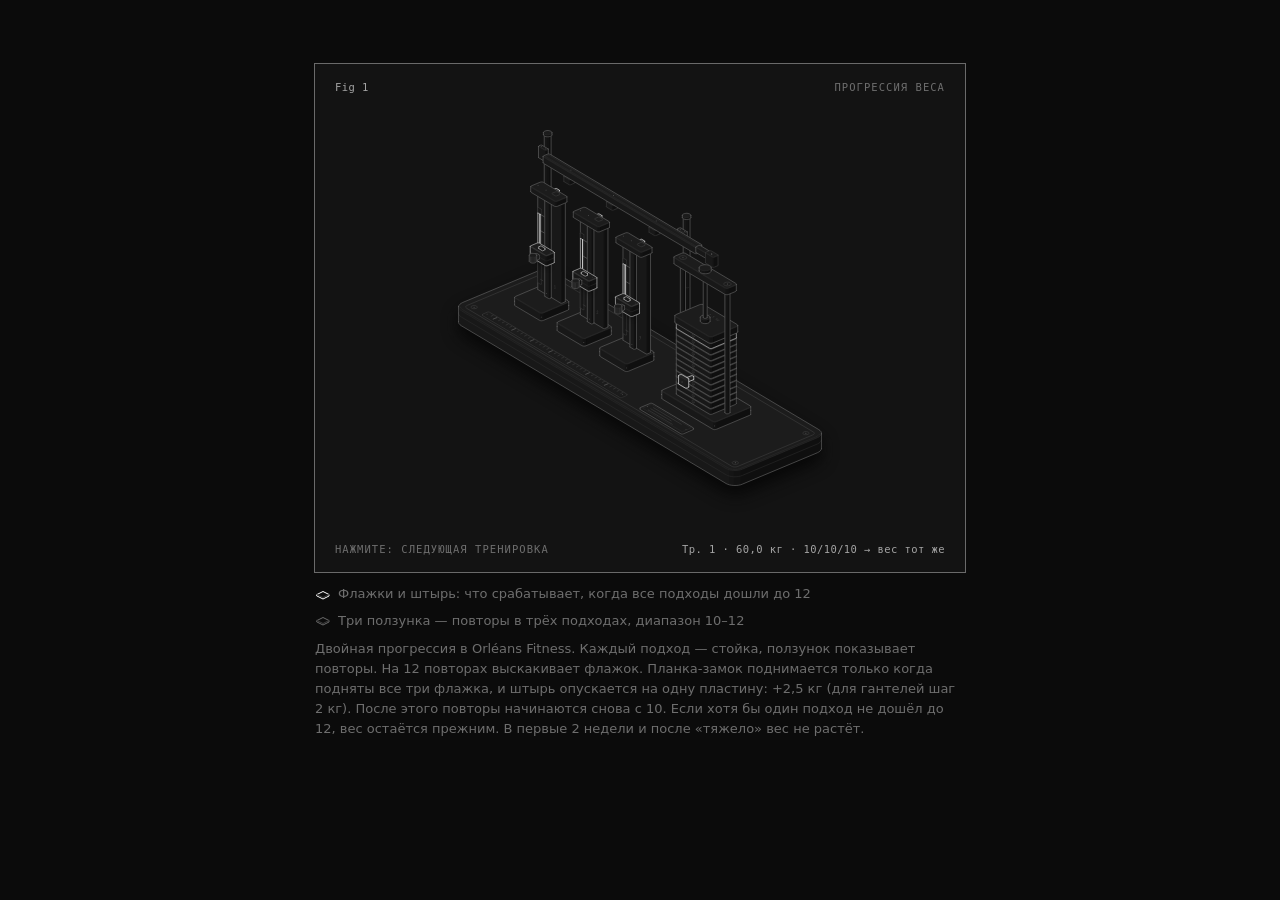
<file: fitness-app/figures/progression.html>
<!doctype html><html lang="en"><head><meta charset="utf-8"><meta name="viewport" content="width=device-width, initial-scale=1"><title>Прогрессия веса</title><style>
.iso{
  --anatomy-page:#0b0b0b;--anatomy-card:#131313;--anatomy-text:#a3a3a3;--anatomy-strong:#e6e6e6;--anatomy-muted:#6e6e6e;
  --anatomy-paper:#131313;--anatomy-face:#1b1b1b;--anatomy-top:#1c1c1c;
  --anatomy-shade-0:#0f0f0f;--anatomy-shade-1:#121212;--anatomy-shade-2:#151515;--anatomy-shade-3:#181818;
  --anatomy-lit-top:#262626;--anatomy-lit-shade:#1d1d1d;
  --anatomy-hi:#d4d4d4;--anatomy-mid:#6a6a6a;--anatomy-lo:#3e3e3e;--anatomy-faint:#2a2a2a;--anatomy-lit:#ffffff;
  --anatomy-halo:#050505;--anatomy-halo-opacity:.9;--anatomy-dot:#e6e6e6;
  --anatomy-red:#ff6b6b;--anatomy-green:#6be0a0;--anatomy-blue:#6b9bff;
  --anatomy-weight:.6px;--anatomy-ease:cubic-bezier(.32,.72,0,1);
  --anatomy-mono:ui-monospace,"SF Mono",Menlo,Consolas,monospace;
  --anatomy-lift:inset 0 1px 0 0 #ffffff0a,inset 0 0 0 1px #ffffff06,0 0 0 1px #00000026,0 1px 1px -.5px #00000014,0 3px 3px -1.5px #00000014,0 6px 6px -3px #00000014,0 12px 12px -6px #00000014;
}
.iso[data-theme="light"]{
  --anatomy-page:#f2f2ef;--anatomy-card:#fbfbfa;--anatomy-text:#57575a;--anatomy-strong:#18181a;--anatomy-muted:#8c8c90;
  --anatomy-paper:#fbfbfa;--anatomy-face:#ffffff;--anatomy-top:#ffffff;
  --anatomy-shade-0:#dcdcd9;--anatomy-shade-1:#e5e5e2;--anatomy-shade-2:#ededea;--anatomy-shade-3:#f4f4f1;
  --anatomy-lit-top:#ffffff;--anatomy-lit-shade:#eeeeeb;
  --anatomy-hi:#26262a;--anatomy-mid:#8a8a8f;--anatomy-lo:#b4b4b8;--anatomy-faint:#d4d4d6;--anatomy-lit:#000000;
  --anatomy-halo:#8a8a80;--anatomy-halo-opacity:.32;--anatomy-dot:#3a3a3e;
  --anatomy-red:#e5484d;--anatomy-green:#30a46c;--anatomy-blue:#3e63dd;
  --anatomy-lift:inset 0 1px 0 0 #ffffff,0 0 0 1px #0000000f,0 1px 1px -.5px #0000000a,0 3px 3px -1.5px #0000000a,0 6px 6px -3px #0000000a,0 12px 12px -6px #0000000a;
}
.iso-svg{display:block;width:100%;height:auto;overflow:visible}
.iso-svg path,.iso-svg circle{vector-effect:non-scaling-stroke}
.iso-fill{fill:var(--anatomy-paper);stroke:none}
.iso-solid[data-lit]>.iso-fill{fill:var(--anatomy-face)}
.iso-shade,.iso-top{stroke:none}
.iso-shade[data-shade="0"]{fill:var(--anatomy-shade-0)}
.iso-shade[data-shade="1"]{fill:var(--anatomy-shade-1)}
.iso-shade[data-shade="2"]{fill:var(--anatomy-shade-2)}
.iso-shade[data-shade="3"]{fill:var(--anatomy-shade-3)}
.iso-top{fill:var(--anatomy-top)}
.iso-solid[data-lit]>.iso-top{fill:var(--anatomy-lit-top)}
.iso-solid[data-lit]>.iso-shade{fill:var(--anatomy-lit-shade)}
.iso-solid[data-seamless]>.iso-shade,.iso-solid[data-seamless]>.iso-top{stroke-width:.4;stroke-linejoin:round}
.iso-solid[data-seamless]>.iso-shade[data-shade="0"]{stroke:var(--anatomy-shade-0)}
.iso-solid[data-seamless]>.iso-shade[data-shade="1"]{stroke:var(--anatomy-shade-1)}
.iso-solid[data-seamless]>.iso-shade[data-shade="2"]{stroke:var(--anatomy-shade-2)}
.iso-solid[data-seamless]>.iso-shade[data-shade="3"]{stroke:var(--anatomy-shade-3)}
.iso-solid[data-seamless]>.iso-top{stroke:var(--anatomy-top)}
.iso-solid[data-seamless][data-lit]>.iso-top{stroke:var(--anatomy-lit-top)}
.iso-solid[data-seamless][data-lit]>.iso-shade{stroke:var(--anatomy-lit-shade)}
.iso-solid[data-lit]>.iso-edge{stroke:var(--anatomy-lit)}
.iso-halo{fill:var(--anatomy-halo);stroke:none;filter:blur(9px);opacity:var(--anatomy-halo-opacity);transform:translateY(3px)}
.iso-line{fill:none;stroke:var(--anatomy-lo);stroke-width:var(--anatomy-weight);stroke-linecap:round;stroke-linejoin:round}
.iso-line[data-tone="hi"]{stroke:var(--anatomy-hi)}
.iso-line[data-tone="mid"]{stroke:var(--anatomy-mid)}
.iso-line[data-tone="lo"]{stroke:var(--anatomy-lo)}
.iso-line[data-tone="faint"]{stroke:var(--anatomy-faint)}
.iso-line[data-tone="lit"]{stroke:var(--anatomy-lit)}
.iso-line[data-tone="red"]{stroke:var(--anatomy-red)}
.iso-line[data-tone="green"]{stroke:var(--anatomy-green)}
.iso-line[data-tone="blue"]{stroke:var(--anatomy-blue)}
.iso-line[data-dotted]{stroke-dasharray:.01 3.5;stroke-width:1}
.iso-line[data-dashed]{stroke-dasharray:3 3}
.iso-line[data-flow]{stroke-dasharray:2 6}
.iso-wire-end{fill:var(--anatomy-paper);stroke:var(--anatomy-lo);stroke-width:var(--anatomy-weight)}
.iso-wire[data-tone="hi"] .iso-wire-end{stroke:var(--anatomy-hi)}
.iso-wire[data-tone="mid"] .iso-wire-end{stroke:var(--anatomy-mid)}
.iso-wire[data-tone="faint"] .iso-wire-end{stroke:var(--anatomy-faint)}
.iso-wire[data-tone="lit"] .iso-wire-end{stroke:var(--anatomy-lit)}
.iso-dots circle{fill:var(--anatomy-dot);stroke:none;opacity:.32}
.iso-dots[data-tone="hi"] circle{opacity:.85}
.iso-dots[data-tone="mid"] circle{opacity:.45}
.iso-dots[data-tone="lo"] circle{opacity:.22}
.iso-dots[data-tone="faint"] circle{opacity:.12}
.iso-face-text{fill:var(--anatomy-mid);font-family:var(--anatomy-mono);letter-spacing:.04em}
.iso-face-text[data-tone="hi"]{fill:var(--anatomy-hi)}
.iso-face-text[data-tone="lo"]{fill:var(--anatomy-lo)}
.iso-face-text[data-tone="faint"]{fill:var(--anatomy-faint)}
.tb-body{fill:var(--anatomy-shade-2);stroke:none}
.tb-shine{fill:var(--anatomy-top);stroke:none}
.tb-shade{fill:var(--anatomy-shade-0);stroke:none}
.tb-ring{fill:none;stroke:var(--anatomy-lo);stroke-width:.45;stroke-linecap:butt;stroke-linejoin:round}
.tb-ring[data-tone="mid"]{stroke:var(--anatomy-mid)}
.tb-ring[data-tone="faint"]{stroke:var(--anatomy-faint)}
.tb-ring[data-tone="hi"]{stroke:var(--anatomy-hi)}
@keyframes iso-flow{to{stroke-dashoffset:-32}}
@keyframes iso-pulse{0%,100%{opacity:.18}12%{opacity:1}40%{opacity:.18}}
.iso-line[data-flow]{animation:iso-flow 1600ms linear infinite}
.iso-dots circle[data-pulse]{animation:iso-pulse 1600ms steps(1,end) infinite;animation-delay:var(--pulse-at,0ms)}
.iso-figure{margin:32px 0 36px}
.iso-plate{position:relative;padding:52px 24px;border-radius:0;background:var(--anatomy-card);box-shadow:0 0 0 1px var(--anatomy-mid);--anatomy-paper:var(--anatomy-card)}
.iso-plate-corners{position:absolute;inset:18px 20px;pointer-events:none}
.iso-plate-corner{position:absolute;color:var(--anatomy-muted);font-family:var(--anatomy-mono);font-size:10.5px;line-height:1;letter-spacing:.04em;white-space:nowrap}
.iso-plate-corner[data-corner="fig"]{top:0;left:0;color:var(--anatomy-text)}
.iso-plate-corner[data-corner="title"]{top:0;right:0;text-transform:uppercase;letter-spacing:.1em}
.iso-plate-corner[data-corner="hint"]{bottom:0;left:0;text-transform:uppercase;letter-spacing:.1em}
.iso-plate-corner[data-corner="readout"]{right:0;bottom:0;color:var(--anatomy-text);font-variant-numeric:tabular-nums}
.iso-plate .iso-svg{margin:0 auto}
.iso-legend{display:grid;gap:8px;margin-top:12px;color:var(--anatomy-muted);font-size:13px;line-height:1.55}
.iso-keys{display:flex;flex-wrap:wrap;gap:6px 18px}
.iso-key{display:inline-flex;align-items:center;gap:7px}
.iso-swatch{width:16px;height:10px;flex:none;overflow:visible}
.iso-swatch path{fill:none;stroke:var(--anatomy-hi);stroke-width:1;vector-effect:non-scaling-stroke;stroke-linejoin:round;stroke-linecap:round}
.iso-swatch[data-mark="raised"] path,.iso-swatch[data-mark="flat"] path{stroke:var(--anatomy-mid)}
.iso-swatch[data-mark="lit"] path{stroke:var(--anatomy-lit)}
.iso-swatch[data-mark="dim"] path{stroke:var(--anatomy-lo)}
.iso-swatch[data-mark="dotted"] path{stroke-dasharray:.01 3;stroke-width:1.4}
.iso-swatch[data-mark="dashed"] path{stroke-dasharray:3 2.5}
.iso-swatch[data-mark="red"] path{stroke:var(--anatomy-red)}
.iso-swatch[data-mark="green"] path{stroke:var(--anatomy-green)}
.iso-swatch[data-mark="blue"] path{stroke:var(--anatomy-blue)}
.iso-swatch-crease{stroke:var(--anatomy-lo)!important}
@media (max-width:560px){.iso-plate{padding:48px 12px 70px}.iso-plate-corner[data-corner="hint"]{bottom:18px}}
@media (prefers-reduced-motion:reduce){.iso-line[data-flow],.iso-dots circle[data-pulse]{animation:none}}

*{box-sizing:border-box}
html{color-scheme:dark}
body[data-theme="light"]{color-scheme:light}
body{margin:0;background:var(--anatomy-page);color:var(--anatomy-text);font:14px/1.6 ui-sans-serif,system-ui,-apple-system,"Segoe UI",sans-serif;-webkit-font-smoothing:antialiased}
.iso-page{width:min(650px,100% - 32px);margin:64px auto 96px}
</style></head><body class="iso" data-theme="dark"><main class="iso-page"><figure class="iso-figure"><div class="iso-plate"><div class="iso-plate-corners" aria-hidden="true"><span class="iso-plate-corner" data-corner="fig">Fig 1</span><span class="iso-plate-corner" data-corner="title">Прогрессия веса</span><span class="iso-plate-corner" data-corner="hint">Нажмите: следующая тренировка</span><span class="iso-plate-corner" data-corner="readout" data-readout>Тр. 1 · 60,0 кг · 10/10/10 → вес тот же</span></div><div class="iso-stage" tabindex="0" role="button" aria-label="Стенд прогрессии: пробел или Enter — следующая тренировка"><svg xmlns="http://www.w3.org/2000/svg" class="iso-svg" viewBox="0 0 640 430" role="img" aria-label="Стенд прогрессии веса. Три стойки — три подхода; ползунок на каждой поднимается по линейке повторов от 8 до 12. На 12 повторах из крышки стойки выскакивает флажок. Планка-замок сзади поднимается, только когда подняты все три флажка, и тогда штырь на весовой колонне опускается на одну пластину: плюс 2,5 кг. Затем повторы начинаются снова с 10."><path class="iso-halo" d="M127.1 209.1L127.6 208L128.5 206.8L129.8 205.8L131.4 205L211.2 171.5L213.2 170.8L215.4 170.4L217.8 170.1L220.2 170.1L222.5 170.3L224.8 170.8L226.8 171.4L228.5 172.3L510.1 340L511.4 341L512.4 342.1L512.9 343.3L512.9 344.5L512.9 360.4L512.4 361.6L511.5 362.7L510.2 363.7L508.6 364.6L428.8 398.1L426.8 398.7L424.6 399.2L422.2 399.5L419.8 399.5L417.5 399.3L415.2 398.8L413.2 398.1L411.5 397.3L129.9 229.5L128.6 228.5L127.6 227.4L127.1 226.3L127.1 225.1Z"/><g class="iso-solid"><path class="iso-fill" d="M206.1 203.1L206.3 201.9L207.1 200.7L208.3 199.7L209.9 198.8L211.9 198.2L214.2 197.7L216.6 197.6L219 197.7L221.2 198L223.3 198.7L225.1 199.5L226.4 200.5L227.2 201.6L227.6 202.8L227.6 204.9L227.3 206.1L226.6 207.3L225.4 208.3L223.7 209.2L221.7 209.8L219.5 210.3L217.1 210.4L214.7 210.3L212.4 209.9L210.4 209.3L208.6 208.5L207.3 207.5L206.4 206.4L206.1 205.2Z"/><path class="iso-shade" data-shade="0" d="M223.7 209.2L221.7 209.8L221.7 207.7L223.7 207ZM227.6 204.9L227.3 206.1L227.3 204L227.6 202.8ZM227.3 206.1L226.6 207.3L226.6 205.1L227.3 204ZM226.6 207.3L225.4 208.3L225.4 206.2L226.6 205.1ZM225.4 208.3L223.7 209.2L223.7 207L225.4 206.2Z"/><path class="iso-shade" data-shade="1" d="M221.7 209.8L219.5 210.3L219.5 208.1L221.7 207.7ZM219.5 210.3L217.1 210.4L217.1 208.3L219.5 208.1Z"/><path class="iso-shade" data-shade="2" d="M217.1 210.4L214.7 210.3L214.7 208.2L217.1 208.3ZM214.7 210.3L212.4 209.9L212.4 207.8L214.7 208.2Z"/><path class="iso-shade" data-shade="3" d="M212.4 209.9L210.4 209.3L210.4 207.2L212.4 207.8ZM210.4 209.3L208.6 208.5L208.6 206.4L210.4 207.2ZM208.6 208.5L207.3 207.5L207.3 205.4L208.6 206.4ZM207.3 207.5L206.4 206.4L206.4 204.3L207.3 205.4ZM206.4 206.4L206.1 205.2L206.1 203.1L206.4 204.3Z"/><path class="iso-top" d="M223.7 207L221.7 207.7L219.5 208.1L217.1 208.3L214.7 208.2L212.4 207.8L210.4 207.2L208.6 206.4L207.3 205.4L206.4 204.3L206.1 203.1L206.3 201.9L207.1 200.7L208.3 199.7L209.9 198.8L211.9 198.2L214.2 197.7L216.6 197.6L219 197.7L221.2 198L223.3 198.7L225.1 199.5L226.4 200.5L227.2 201.6L227.6 202.8L227.3 204L226.6 205.1L225.4 206.2Z"/><path class="iso-line iso-crease" data-tone="faint" d="M227.6 202.8L227.3 204L226.6 205.1L225.4 206.2L223.7 207L221.7 207.7L219.5 208.1L217.1 208.3L214.7 208.2L212.4 207.8L210.4 207.2L208.6 206.4L207.3 205.4L206.4 204.3L206.1 203.1"/><path class="iso-line iso-edge" data-tone="lo" d="M206.1 203.1L206.3 201.9L207.1 200.7L208.3 199.7L209.9 198.8L211.9 198.2L214.2 197.7L216.6 197.6L219 197.7L221.2 198L223.3 198.7L225.1 199.5L226.4 200.5L227.2 201.6L227.6 202.8M227.6 204.9L227.3 206.1L226.6 207.3L225.4 208.3L223.7 209.2L221.7 209.8L219.5 210.3L217.1 210.4L214.7 210.3L212.4 209.9L210.4 209.3L208.6 208.5L207.3 207.5L206.4 206.4L206.1 205.2M206.1 203.1L206.1 205.2M227.6 202.8L227.6 204.9"/></g><g class="iso-solid"><path class="iso-fill" d="M208.6 198.5L208.7 197.6L209.3 196.7L210.2 195.9L211.5 195.3L213.1 194.7L214.8 194.4L216.6 194.3L218.5 194.4L220.2 194.7L221.8 195.1L223.2 195.8L224.2 196.5L224.9 197.4L225.1 198.3L225.1 202.8L224.9 203.8L224.4 204.6L223.4 205.4L222.2 206.1L220.6 206.6L218.9 206.9L217 207.1L215.2 207L213.4 206.7L211.8 206.2L210.5 205.6L209.5 204.8L208.8 204L208.6 203Z"/><path class="iso-shade" data-shade="0" d="M222.2 206.1L220.6 206.6L220.6 202.1L222.2 201.6ZM225.1 202.8L224.9 203.8L224.9 199.2L225.1 198.3ZM224.9 203.8L224.4 204.6L224.4 200.1L224.9 199.2ZM224.4 204.6L223.4 205.4L223.4 200.9L224.4 200.1ZM223.4 205.4L222.2 206.1L222.2 201.6L223.4 200.9Z"/><path class="iso-shade" data-shade="1" d="M220.6 206.6L218.9 206.9L218.9 202.4L220.6 202.1ZM218.9 206.9L217 207.1L217 202.6L218.9 202.4Z"/><path class="iso-shade" data-shade="2" d="M217 207.1L215.2 207L215.2 202.5L217 202.6ZM215.2 207L213.4 206.7L213.4 202.2L215.2 202.5Z"/><path class="iso-shade" data-shade="3" d="M213.4 206.7L211.8 206.2L211.8 201.7L213.4 202.2ZM211.8 206.2L210.5 205.6L210.5 201.1L211.8 201.7ZM210.5 205.6L209.5 204.8L209.5 200.3L210.5 201.1ZM209.5 204.8L208.8 204L208.8 199.4L209.5 200.3ZM208.8 204L208.6 203L208.6 198.5L208.8 199.4Z"/><path class="iso-top" d="M222.2 201.6L220.6 202.1L218.9 202.4L217 202.6L215.2 202.5L213.4 202.2L211.8 201.7L210.5 201.1L209.5 200.3L208.8 199.4L208.6 198.5L208.7 197.6L209.3 196.7L210.2 195.9L211.5 195.3L213.1 194.7L214.8 194.4L216.6 194.3L218.5 194.4L220.2 194.7L221.8 195.1L223.2 195.8L224.2 196.5L224.9 197.4L225.1 198.3L224.9 199.2L224.4 200.1L223.4 200.9Z"/><path class="iso-line iso-crease" data-tone="faint" d="M225.1 198.3L224.9 199.2L224.4 200.1L223.4 200.9L222.2 201.6L220.6 202.1L218.9 202.4L217 202.6L215.2 202.5L213.4 202.2L211.8 201.7L210.5 201.1L209.5 200.3L208.8 199.4L208.6 198.5"/><path class="iso-line iso-edge" data-tone="mid" d="M208.6 198.5L208.7 197.6L209.3 196.7L210.2 195.9L211.5 195.3L213.1 194.7L214.8 194.4L216.6 194.3L218.5 194.4L220.2 194.7L221.8 195.1L223.2 195.8L224.2 196.5L224.9 197.4L225.1 198.3M225.1 202.8L224.9 203.8L224.4 204.6L223.4 205.4L222.2 206.1L220.6 206.6L218.9 206.9L217 207.1L215.2 207L213.4 206.7L211.8 206.2L210.5 205.6L209.5 204.8L208.8 204L208.6 203M208.6 198.5L208.6 203M225.1 198.3L225.1 202.8"/></g><g class="iso-solid"><path class="iso-fill" d="M154.5 224.7L154.7 223.5L155.4 222.4L156.7 221.4L158.3 220.5L160.3 219.8L162.6 219.4L164.9 219.2L167.3 219.3L169.6 219.7L171.7 220.3L173.4 221.1L174.8 222.1L175.6 223.3L175.9 224.5L175.9 226.6L175.7 227.8L175 228.9L173.8 230L172.1 230.8L170.1 231.5L167.9 231.9L165.5 232.1L163.1 232L160.8 231.6L158.7 231L157 230.2L155.7 229.2L154.8 228L154.5 226.9Z"/><path class="iso-shade" data-shade="0" d="M172.1 230.8L170.1 231.5L170.1 229.4L172.1 228.7ZM175.9 226.6L175.7 227.8L175.7 225.7L175.9 224.5ZM175.7 227.8L175 228.9L175 226.8L175.7 225.7ZM175 228.9L173.8 230L173.8 227.8L175 226.8ZM173.8 230L172.1 230.8L172.1 228.7L173.8 227.8Z"/><path class="iso-shade" data-shade="1" d="M170.1 231.5L167.9 231.9L167.9 229.8L170.1 229.4ZM167.9 231.9L165.5 232.1L165.5 230L167.9 229.8Z"/><path class="iso-shade" data-shade="2" d="M165.5 232.1L163.1 232L163.1 229.8L165.5 230ZM163.1 232L160.8 231.6L160.8 229.5L163.1 229.8Z"/><path class="iso-shade" data-shade="3" d="M160.8 231.6L158.7 231L158.7 228.9L160.8 229.5ZM158.7 231L157 230.2L157 228L158.7 228.9ZM157 230.2L155.7 229.2L155.7 227L157 228ZM155.7 229.2L154.8 228L154.8 225.9L155.7 227ZM154.8 228L154.5 226.9L154.5 224.7L154.8 225.9Z"/><path class="iso-top" d="M172.1 228.7L170.1 229.4L167.9 229.8L165.5 230L163.1 229.8L160.8 229.5L158.7 228.9L157 228L155.7 227L154.8 225.9L154.5 224.7L154.7 223.5L155.4 222.4L156.7 221.4L158.3 220.5L160.3 219.8L162.6 219.4L164.9 219.2L167.3 219.3L169.6 219.7L171.7 220.3L173.4 221.1L174.8 222.1L175.6 223.3L175.9 224.5L175.7 225.7L175 226.8L173.8 227.8Z"/><path class="iso-line iso-crease" data-tone="faint" d="M175.9 224.5L175.7 225.7L175 226.8L173.8 227.8L172.1 228.7L170.1 229.4L167.9 229.8L165.5 230L163.1 229.8L160.8 229.5L158.7 228.9L157 228L155.7 227L154.8 225.9L154.5 224.7"/><path class="iso-line iso-edge" data-tone="lo" d="M154.5 224.7L154.7 223.5L155.4 222.4L156.7 221.4L158.3 220.5L160.3 219.8L162.6 219.4L164.9 219.2L167.3 219.3L169.6 219.7L171.7 220.3L173.4 221.1L174.8 222.1L175.6 223.3L175.9 224.5M175.9 226.6L175.7 227.8L175 228.9L173.8 230L172.1 230.8L170.1 231.5L167.9 231.9L165.5 232.1L163.1 232L160.8 231.6L158.7 231L157 230.2L155.7 229.2L154.8 228L154.5 226.9M154.5 224.7L154.5 226.9M175.9 224.5L175.9 226.6"/></g><g class="iso-solid"><path class="iso-fill" d="M156.9 220.2L157.1 219.3L157.7 218.4L158.6 217.6L159.9 216.9L161.4 216.4L163.2 216.1L165 216L166.9 216L168.6 216.3L170.2 216.8L171.5 217.4L172.6 218.2L173.2 219.1L173.5 220L173.5 224.5L173.3 225.4L172.8 226.3L171.8 227.1L170.5 227.8L169 228.3L167.3 228.6L165.4 228.7L163.6 228.6L161.8 228.4L160.2 227.9L158.9 227.3L157.9 226.5L157.2 225.6L156.9 224.7Z"/><path class="iso-shade" data-shade="0" d="M170.5 227.8L169 228.3L169 223.8L170.5 223.3ZM173.5 224.5L173.3 225.4L173.3 220.9L173.5 220ZM173.3 225.4L172.8 226.3L172.8 221.8L173.3 220.9ZM172.8 226.3L171.8 227.1L171.8 222.6L172.8 221.8ZM171.8 227.1L170.5 227.8L170.5 223.3L171.8 222.6Z"/><path class="iso-shade" data-shade="1" d="M169 228.3L167.3 228.6L167.3 224.1L169 223.8ZM167.3 228.6L165.4 228.7L165.4 224.2L167.3 224.1Z"/><path class="iso-shade" data-shade="2" d="M165.4 228.7L163.6 228.6L163.6 224.1L165.4 224.2ZM163.6 228.6L161.8 228.4L161.8 223.9L163.6 224.1Z"/><path class="iso-shade" data-shade="3" d="M161.8 228.4L160.2 227.9L160.2 223.4L161.8 223.9ZM160.2 227.9L158.9 227.3L158.9 222.7L160.2 223.4ZM158.9 227.3L157.9 226.5L157.9 222L158.9 222.7ZM157.9 226.5L157.2 225.6L157.2 221.1L157.9 222ZM157.2 225.6L156.9 224.7L156.9 220.2L157.2 221.1Z"/><path class="iso-top" d="M170.5 223.3L169 223.8L167.3 224.1L165.4 224.2L163.6 224.1L161.8 223.9L160.2 223.4L158.9 222.7L157.9 222L157.2 221.1L156.9 220.2L157.1 219.3L157.7 218.4L158.6 217.6L159.9 216.9L161.4 216.4L163.2 216.1L165 216L166.9 216L168.6 216.3L170.2 216.8L171.5 217.4L172.6 218.2L173.2 219.1L173.5 220L173.3 220.9L172.8 221.8L171.8 222.6Z"/><path class="iso-line iso-crease" data-tone="faint" d="M173.5 220L173.3 220.9L172.8 221.8L171.8 222.6L170.5 223.3L169 223.8L167.3 224.1L165.4 224.2L163.6 224.1L161.8 223.9L160.2 223.4L158.9 222.7L157.9 222L157.2 221.1L156.9 220.2"/><path class="iso-line iso-edge" data-tone="mid" d="M156.9 220.2L157.1 219.3L157.7 218.4L158.6 217.6L159.9 216.9L161.4 216.4L163.2 216.1L165 216L166.9 216L168.6 216.3L170.2 216.8L171.5 217.4L172.6 218.2L173.2 219.1L173.5 220M173.5 224.5L173.3 225.4L172.8 226.3L171.8 227.1L170.5 227.8L169 228.3L167.3 228.6L165.4 228.7L163.6 228.6L161.8 228.4L160.2 227.9L158.9 227.3L157.9 226.5L157.2 225.6L156.9 224.7M156.9 220.2L156.9 224.7M173.5 220L173.5 224.5"/></g><g class="iso-solid"><path class="iso-fill" d="M464.1 356.8L464.3 355.6L465 354.4L466.2 353.4L467.9 352.5L469.9 351.9L472.1 351.4L474.5 351.3L476.9 351.4L479.2 351.8L481.3 352.4L483 353.2L484.3 354.2L485.2 355.3L485.5 356.5L485.5 358.6L485.3 359.8L484.6 361L483.3 362L481.7 362.9L479.7 363.5L477.4 364L475.1 364.1L472.7 364L470.4 363.6L468.3 363L466.6 362.2L465.2 361.2L464.4 360.1L464.1 358.9Z"/><path class="iso-shade" data-shade="0" d="M481.7 362.9L479.7 363.5L479.7 361.4L481.7 360.7ZM485.5 358.6L485.3 359.8L485.3 357.7L485.5 356.5ZM485.3 359.8L484.6 361L484.6 358.8L485.3 357.7ZM484.6 361L483.3 362L483.3 359.9L484.6 358.8ZM483.3 362L481.7 362.9L481.7 360.7L483.3 359.9Z"/><path class="iso-shade" data-shade="1" d="M479.7 363.5L477.4 364L477.4 361.8L479.7 361.4ZM477.4 364L475.1 364.1L475.1 362L477.4 361.8Z"/><path class="iso-shade" data-shade="2" d="M475.1 364.1L472.7 364L472.7 361.9L475.1 362ZM472.7 364L470.4 363.6L470.4 361.5L472.7 361.9Z"/><path class="iso-shade" data-shade="3" d="M470.4 363.6L468.3 363L468.3 360.9L470.4 361.5ZM468.3 363L466.6 362.2L466.6 360.1L468.3 360.9ZM466.6 362.2L465.2 361.2L465.2 359.1L466.6 360.1ZM465.2 361.2L464.4 360.1L464.4 358L465.2 359.1ZM464.4 360.1L464.1 358.9L464.1 356.8L464.4 358Z"/><path class="iso-top" d="M481.7 360.7L479.7 361.4L477.4 361.8L475.1 362L472.7 361.9L470.4 361.5L468.3 360.9L466.6 360.1L465.2 359.1L464.4 358L464.1 356.8L464.3 355.6L465 354.4L466.2 353.4L467.9 352.5L469.9 351.9L472.1 351.4L474.5 351.3L476.9 351.4L479.2 351.8L481.3 352.4L483 353.2L484.3 354.2L485.2 355.3L485.5 356.5L485.3 357.7L484.6 358.8L483.3 359.9Z"/><path class="iso-line iso-crease" data-tone="faint" d="M485.5 356.5L485.3 357.7L484.6 358.8L483.3 359.9L481.7 360.7L479.7 361.4L477.4 361.8L475.1 362L472.7 361.9L470.4 361.5L468.3 360.9L466.6 360.1L465.2 359.1L464.4 358L464.1 356.8"/><path class="iso-line iso-edge" data-tone="lo" d="M464.1 356.8L464.3 355.6L465 354.4L466.2 353.4L467.9 352.5L469.9 351.9L472.1 351.4L474.5 351.3L476.9 351.4L479.2 351.8L481.3 352.4L483 353.2L484.3 354.2L485.2 355.3L485.5 356.5M485.5 358.6L485.3 359.8L484.6 361L483.3 362L481.7 362.9L479.7 363.5L477.4 364L475.1 364.1L472.7 364L470.4 363.6L468.3 363L466.6 362.2L465.2 361.2L464.4 360.1L464.1 358.9M464.1 356.8L464.1 358.9M485.5 356.5L485.5 358.6"/></g><g class="iso-solid"><path class="iso-fill" d="M466.5 352.2L466.7 351.3L467.2 350.4L468.2 349.6L469.5 349L471 348.4L472.7 348.1L474.6 348L476.4 348.1L478.2 348.4L479.8 348.8L481.1 349.5L482.1 350.2L482.8 351.1L483.1 352L483.1 356.5L482.9 357.5L482.3 358.3L481.4 359.1L480.1 359.8L478.6 360.3L476.8 360.6L475 360.8L473.1 360.7L471.4 360.4L469.8 359.9L468.5 359.3L467.4 358.5L466.8 357.7L466.5 356.7Z"/><path class="iso-shade" data-shade="0" d="M480.1 359.8L478.6 360.3L478.6 355.8L480.1 355.3ZM483.1 356.5L482.9 357.5L482.9 352.9L483.1 352ZM482.9 357.5L482.3 358.3L482.3 353.8L482.9 352.9ZM482.3 358.3L481.4 359.1L481.4 354.6L482.3 353.8ZM481.4 359.1L480.1 359.8L480.1 355.3L481.4 354.6Z"/><path class="iso-shade" data-shade="1" d="M478.6 360.3L476.8 360.6L476.8 356.1L478.6 355.8ZM476.8 360.6L475 360.8L475 356.3L476.8 356.1Z"/><path class="iso-shade" data-shade="2" d="M475 360.8L473.1 360.7L473.1 356.2L475 356.3ZM473.1 360.7L471.4 360.4L471.4 355.9L473.1 356.2Z"/><path class="iso-shade" data-shade="3" d="M471.4 360.4L469.8 359.9L469.8 355.4L471.4 355.9ZM469.8 359.9L468.5 359.3L468.5 354.8L469.8 355.4ZM468.5 359.3L467.4 358.5L467.4 354L468.5 354.8ZM467.4 358.5L466.8 357.7L466.8 353.2L467.4 354ZM466.8 357.7L466.5 356.7L466.5 352.2L466.8 353.2Z"/><path class="iso-top" d="M480.1 355.3L478.6 355.8L476.8 356.1L475 356.3L473.1 356.2L471.4 355.9L469.8 355.4L468.5 354.8L467.4 354L466.8 353.2L466.5 352.2L466.7 351.3L467.2 350.4L468.2 349.6L469.5 349L471 348.4L472.7 348.1L474.6 348L476.4 348.1L478.2 348.4L479.8 348.8L481.1 349.5L482.1 350.2L482.8 351.1L483.1 352L482.9 352.9L482.3 353.8L481.4 354.6Z"/><path class="iso-line iso-crease" data-tone="faint" d="M483.1 352L482.9 352.9L482.3 353.8L481.4 354.6L480.1 355.3L478.6 355.8L476.8 356.1L475 356.3L473.1 356.2L471.4 355.9L469.8 355.4L468.5 354.8L467.4 354L466.8 353.2L466.5 352.2"/><path class="iso-line iso-edge" data-tone="mid" d="M466.5 352.2L466.7 351.3L467.2 350.4L468.2 349.6L469.5 349L471 348.4L472.7 348.1L474.6 348L476.4 348.1L478.2 348.4L479.8 348.8L481.1 349.5L482.1 350.2L482.8 351.1L483.1 352M483.1 356.5L482.9 357.5L482.3 358.3L481.4 359.1L480.1 359.8L478.6 360.3L476.8 360.6L475 360.8L473.1 360.7L471.4 360.4L469.8 359.9L468.5 359.3L467.4 358.5L466.8 357.7L466.5 356.7M466.5 352.2L466.5 356.7M483.1 352L483.1 356.5"/></g><g class="iso-solid"><path class="iso-fill" d="M412.4 378.4L412.7 377.2L413.4 376.1L414.6 375.1L416.3 374.2L418.3 373.5L420.5 373.1L422.9 372.9L425.3 373L427.6 373.4L429.6 374L431.4 374.9L432.7 375.9L433.6 377L433.9 378.2L433.9 380.3L433.7 381.5L432.9 382.6L431.7 383.7L430.1 384.5L428.1 385.2L425.8 385.6L423.4 385.8L421 385.7L418.8 385.3L416.7 384.7L414.9 383.9L413.6 382.9L412.8 381.7L412.4 380.6Z"/><path class="iso-shade" data-shade="0" d="M430.1 384.5L428.1 385.2L428.1 383.1L430.1 382.4ZM433.9 380.3L433.7 381.5L433.7 379.4L433.9 378.2ZM433.7 381.5L432.9 382.6L432.9 380.5L433.7 379.4ZM432.9 382.6L431.7 383.7L431.7 381.5L432.9 380.5ZM431.7 383.7L430.1 384.5L430.1 382.4L431.7 381.5Z"/><path class="iso-shade" data-shade="1" d="M428.1 385.2L425.8 385.6L425.8 383.5L428.1 383.1ZM425.8 385.6L423.4 385.8L423.4 383.7L425.8 383.5Z"/><path class="iso-shade" data-shade="2" d="M423.4 385.8L421 385.7L421 383.6L423.4 383.7ZM421 385.7L418.8 385.3L418.8 383.2L421 383.6Z"/><path class="iso-shade" data-shade="3" d="M418.8 385.3L416.7 384.7L416.7 382.6L418.8 383.2ZM416.7 384.7L414.9 383.9L414.9 381.7L416.7 382.6ZM414.9 383.9L413.6 382.9L413.6 380.7L414.9 381.7ZM413.6 382.9L412.8 381.7L412.8 379.6L413.6 380.7ZM412.8 381.7L412.4 380.6L412.4 378.4L412.8 379.6Z"/><path class="iso-top" d="M430.1 382.4L428.1 383.1L425.8 383.5L423.4 383.7L421 383.6L418.8 383.2L416.7 382.6L414.9 381.7L413.6 380.7L412.8 379.6L412.4 378.4L412.7 377.2L413.4 376.1L414.6 375.1L416.3 374.2L418.3 373.5L420.5 373.1L422.9 372.9L425.3 373L427.6 373.4L429.6 374L431.4 374.9L432.7 375.9L433.6 377L433.9 378.2L433.7 379.4L432.9 380.5L431.7 381.5Z"/><path class="iso-line iso-crease" data-tone="faint" d="M433.9 378.2L433.7 379.4L432.9 380.5L431.7 381.5L430.1 382.4L428.1 383.1L425.8 383.5L423.4 383.7L421 383.6L418.8 383.2L416.7 382.6L414.9 381.7L413.6 380.7L412.8 379.6L412.4 378.4"/><path class="iso-line iso-edge" data-tone="lo" d="M412.4 378.4L412.7 377.2L413.4 376.1L414.6 375.1L416.3 374.2L418.3 373.5L420.5 373.1L422.9 372.9L425.3 373L427.6 373.4L429.6 374L431.4 374.9L432.7 375.9L433.6 377L433.9 378.2M433.9 380.3L433.7 381.5L432.9 382.6L431.7 383.7L430.1 384.5L428.1 385.2L425.8 385.6L423.4 385.8L421 385.7L418.8 385.3L416.7 384.7L414.9 383.9L413.6 382.9L412.8 381.7L412.4 380.6M412.4 378.4L412.4 380.6M433.9 378.2L433.9 380.3"/></g><g class="iso-solid"><path class="iso-fill" d="M414.9 373.9L415.1 373L415.6 372.1L416.6 371.3L417.8 370.6L419.4 370.1L421.1 369.8L423 369.7L424.8 369.7L426.6 370L428.2 370.5L429.5 371.1L430.5 371.9L431.2 372.8L431.4 373.7L431.4 378.2L431.3 379.1L430.7 380L429.8 380.8L428.5 381.5L426.9 382L425.2 382.3L423.4 382.4L421.5 382.4L419.8 382.1L418.2 381.6L416.8 381L415.8 380.2L415.1 379.3L414.9 378.4Z"/><path class="iso-shade" data-shade="0" d="M428.5 381.5L426.9 382L426.9 377.5L428.5 377ZM431.4 378.2L431.3 379.1L431.3 374.6L431.4 373.7ZM431.3 379.1L430.7 380L430.7 375.5L431.3 374.6ZM430.7 380L429.8 380.8L429.8 376.3L430.7 375.5ZM429.8 380.8L428.5 381.5L428.5 377L429.8 376.3Z"/><path class="iso-shade" data-shade="1" d="M426.9 382L425.2 382.3L425.2 377.8L426.9 377.5ZM425.2 382.3L423.4 382.4L423.4 377.9L425.2 377.8Z"/><path class="iso-shade" data-shade="2" d="M423.4 382.4L421.5 382.4L421.5 377.8L423.4 377.9ZM421.5 382.4L419.8 382.1L419.8 377.6L421.5 377.8Z"/><path class="iso-shade" data-shade="3" d="M419.8 382.1L418.2 381.6L418.2 377.1L419.8 377.6ZM418.2 381.6L416.8 381L416.8 376.4L418.2 377.1ZM416.8 381L415.8 380.2L415.8 375.7L416.8 376.4ZM415.8 380.2L415.1 379.3L415.1 374.8L415.8 375.7ZM415.1 379.3L414.9 378.4L414.9 373.9L415.1 374.8Z"/><path class="iso-top" d="M428.5 377L426.9 377.5L425.2 377.8L423.4 377.9L421.5 377.8L419.8 377.6L418.2 377.1L416.8 376.4L415.8 375.7L415.1 374.8L414.9 373.9L415.1 373L415.6 372.1L416.6 371.3L417.8 370.6L419.4 370.1L421.1 369.8L423 369.7L424.8 369.7L426.6 370L428.2 370.5L429.5 371.1L430.5 371.9L431.2 372.8L431.4 373.7L431.3 374.6L430.7 375.5L429.8 376.3Z"/><path class="iso-line iso-crease" data-tone="faint" d="M431.4 373.7L431.3 374.6L430.7 375.5L429.8 376.3L428.5 377L426.9 377.5L425.2 377.8L423.4 377.9L421.5 377.8L419.8 377.6L418.2 377.1L416.8 376.4L415.8 375.7L415.1 374.8L414.9 373.9"/><path class="iso-line iso-edge" data-tone="mid" d="M414.9 373.9L415.1 373L415.6 372.1L416.6 371.3L417.8 370.6L419.4 370.1L421.1 369.8L423 369.7L424.8 369.7L426.6 370L428.2 370.5L429.5 371.1L430.5 371.9L431.2 372.8L431.4 373.7M431.4 378.2L431.3 379.1L430.7 380L429.8 380.8L428.5 381.5L426.9 382L425.2 382.3L423.4 382.4L421.5 382.4L419.8 382.1L418.2 381.6L416.8 381L415.8 380.2L415.1 379.3L414.9 378.4M414.9 373.9L414.9 378.4M431.4 373.7L431.4 378.2"/></g><g class="iso-solid"><path class="iso-fill" d="M127.1 202.5L127.6 201.3L128.5 200.2L129.8 199.2L131.4 198.3L211.2 164.9L213.2 164.2L215.4 163.7L217.8 163.5L220.2 163.5L222.5 163.7L224.8 164.1L226.8 164.8L228.5 165.6L510.1 333.4L511.4 334.4L512.4 335.5L512.9 336.7L512.9 337.9L512.9 353.8L512.4 355L511.5 356.1L510.2 357.1L508.6 358L428.8 391.4L426.8 392.1L424.6 392.6L422.2 392.8L419.8 392.8L417.5 392.6L415.2 392.2L413.2 391.5L411.5 390.7L129.9 222.9L128.6 221.9L127.6 220.8L127.1 219.6L127.1 218.4Z"/><path class="iso-shade" data-shade="0" d="M512.9 353.8L512.4 355L512.4 339.1L512.9 337.9ZM512.4 355L511.5 356.1L511.5 340.2L512.4 339.1ZM511.5 356.1L510.2 357.1L510.2 341.2L511.5 340.2ZM510.2 357.1L508.6 358L508.6 342L510.2 341.2ZM508.6 358L428.8 391.4L428.8 375.5L508.6 342ZM428.8 391.4L426.8 392.1L426.8 376.2L428.8 375.5Z"/><path class="iso-shade" data-shade="1" d="M426.8 392.1L424.6 392.6L424.6 376.7L426.8 376.2ZM424.6 392.6L422.2 392.8L422.2 376.9L424.6 376.7ZM422.2 392.8L419.8 392.8L419.8 376.9L422.2 376.9Z"/><path class="iso-shade" data-shade="2" d="M419.8 392.8L417.5 392.6L417.5 376.7L419.8 376.9ZM417.5 392.6L415.2 392.2L415.2 376.3L417.5 376.7Z"/><path class="iso-shade" data-shade="3" d="M415.2 392.2L413.2 391.5L413.2 375.6L415.2 376.3ZM413.2 391.5L411.5 390.7L411.5 374.8L413.2 375.6ZM411.5 390.7L129.9 222.9L129.9 207L411.5 374.8ZM129.9 222.9L128.6 221.9L128.6 206L129.9 207ZM128.6 221.9L127.6 220.8L127.6 204.9L128.6 206ZM127.6 220.8L127.1 219.6L127.1 203.7L127.6 204.9ZM127.1 219.6L127.1 218.4L127.1 202.5L127.1 203.7Z"/><path class="iso-top" d="M510.1 333.4L511.4 334.4L512.4 335.5L512.9 336.7L512.9 337.9L512.4 339.1L511.5 340.2L510.2 341.2L508.6 342L428.8 375.5L426.8 376.2L424.6 376.7L422.2 376.9L419.8 376.9L417.5 376.7L415.2 376.3L413.2 375.6L411.5 374.8L129.9 207L128.6 206L127.6 204.9L127.1 203.7L127.1 202.5L127.6 201.3L128.5 200.2L129.8 199.2L131.4 198.3L211.2 164.9L213.2 164.2L215.4 163.7L217.8 163.5L220.2 163.5L222.5 163.7L224.8 164.1L226.8 164.8L228.5 165.6Z"/><path class="iso-line iso-crease" data-tone="faint" d="M512.9 337.9L512.4 339.1L511.5 340.2L510.2 341.2L508.6 342L428.8 375.5L426.8 376.2L424.6 376.7L422.2 376.9L419.8 376.9L417.5 376.7L415.2 376.3L413.2 375.6L411.5 374.8L129.9 207L128.6 206L127.6 204.9L127.1 203.7L127.1 202.5"/><path class="iso-line iso-bevel" data-tone="faint" d="M512.9 337.9L510.1 338.7L509.4 339.6L508.3 340.4L506.9 341.1L427.3 374.5L425.6 375.1L423.8 375.5L422 375.7L420 375.7L418.2 375.5L416.4 375.2L414.8 374.6L413.3 373.9L131.9 206.2L130.7 205.4L130 204.5L129.6 203.6L127.1 202.5"/><path class="iso-line" data-tone="faint" d="M512.9 344.5L512.4 345.7L511.5 346.8L510.2 347.8L508.6 348.7L428.8 382.1L426.8 382.8L424.6 383.3L422.2 383.5L419.8 383.6L417.5 383.3L415.2 382.9L413.2 382.2L411.5 381.4L129.9 213.6L128.6 212.6L127.6 211.5L127.1 210.3L127.1 209.1"/><path class="iso-line iso-edge" data-tone="mid" d="M127.1 202.5L127.6 201.3L128.5 200.2L129.8 199.2L131.4 198.3L211.2 164.9L213.2 164.2L215.4 163.7L217.8 163.5L220.2 163.5L222.5 163.7L224.8 164.1L226.8 164.8L228.5 165.6L510.1 333.4L511.4 334.4L512.4 335.5L512.9 336.7L512.9 337.9M512.9 353.8L512.4 355L511.5 356.1L510.2 357.1L508.6 358L428.8 391.4L426.8 392.1L424.6 392.6L422.2 392.8L419.8 392.8L417.5 392.6L415.2 392.2L413.2 391.5L411.5 390.7L129.9 222.9L128.6 221.9L127.6 220.8L127.1 219.6L127.1 218.4M512.9 337.9L512.9 353.8M127.1 202.5L127.1 218.4"/></g><path class="iso-line" data-tone="lo" d="M504.2 335.9L504.7 336.2L505.1 336.7L505.2 337.1L505.3 337.5L505.1 338L504.8 338.4L504.3 338.8L503.6 339.1L423.8 372.6L423.1 372.8L422.3 373L421.4 373.1L420.5 373.1L419.6 373L418.8 372.9L418 372.6L417.4 372.3L135.8 204.5L135.3 204.1L134.9 203.7L134.8 203.3L134.7 202.8L134.9 202.4L135.2 202L135.7 201.6L136.4 201.3L216.2 167.8L216.9 167.5L217.7 167.4L218.6 167.3L219.5 167.3L220.4 167.4L221.2 167.5L222 167.8L222.6 168.1Z"/><path class="iso-line" data-tone="lo" d="M220.9 173L219.7 173.3L218.4 173.4L217.2 173.2L216.1 172.8L215.5 172.2L215.4 171.6L215.7 170.9L216.6 170.4L217.7 170.1L219 170L220.3 170.2L221.3 170.6L221.9 171.2L222.1 171.9L221.7 172.5ZM498.5 338.4L497.4 338.8L496.1 338.8L494.8 338.7L493.8 338.2L493.2 337.7L493 337L493.4 336.4L494.2 335.9L495.4 335.5L496.7 335.5L497.9 335.7L498.9 336.1L499.6 336.6L499.7 337.3L499.4 337.9ZM145.8 204.5L144.6 204.8L143.3 204.9L142.1 204.7L141.1 204.3L140.4 203.7L140.3 203.1L140.6 202.4L141.5 201.9L142.6 201.6L143.9 201.5L145.2 201.7L146.2 202.1L146.8 202.7L147 203.4L146.6 204ZM423.4 370L422.3 370.3L421 370.3L419.7 370.2L418.7 369.7L418.1 369.2L417.9 368.5L418.3 367.9L419.1 367.4L420.3 367.1L421.6 367L422.8 367.2L423.9 367.6L424.5 368.2L424.6 368.8L424.3 369.4Z"/><g class="iso-dots" data-tone="mid"><circle cx="218.7" cy="171.7" r="0.5"/><circle cx="496.4" cy="337.2" r="0.5"/><circle cx="143.6" cy="203.2" r="0.5"/><circle cx="421.3" cy="368.7" r="0.5"/></g><g class="iso-solid"><path class="iso-fill" d="M152.6 211.2L152.6 210.8L153.1 210.5L157.8 208.5L158.5 208.3L159.3 208.4L160 208.6L305.7 295.4L306 295.8L306 296.6L305.9 297L305.5 297.3L300.8 299.2L300.1 299.4L299.3 299.4L298.6 299.2L152.9 212.3L152.6 212Z"/><path class="iso-shade" data-shade="0" d="M306 296.6L305.9 297L305.9 296.2L306 295.8ZM305.9 297L305.5 297.3L305.5 296.5L305.9 296.2ZM305.5 297.3L300.8 299.2L300.8 298.5L305.5 296.5Z"/><path class="iso-shade" data-shade="1" d="M300.8 299.2L300.1 299.4L300.1 298.6L300.8 298.5Z"/><path class="iso-shade" data-shade="2" d="M300.1 299.4L299.3 299.4L299.3 298.6L300.1 298.6Z"/><path class="iso-shade" data-shade="3" d="M299.3 299.4L298.6 299.2L298.6 298.4L299.3 298.6ZM298.6 299.2L152.9 212.3L152.9 211.5L298.6 298.4ZM152.9 212.3L152.6 212L152.6 211.2L152.9 211.5Z"/><path class="iso-top" d="M305.7 295.4L306 295.8L305.9 296.2L305.5 296.5L300.8 298.5L300.1 298.6L299.3 298.6L298.6 298.4L152.9 211.5L152.6 211.2L152.6 210.8L153.1 210.5L157.8 208.5L158.5 208.3L159.3 208.4L160 208.6Z"/><path class="iso-line iso-edge" data-tone="lo" d="M152.6 211.2L152.6 210.8L153.1 210.5L157.8 208.5L158.5 208.3L159.3 208.4L160 208.6L305.7 295.4L306 295.8M306 296.6L305.9 297L305.5 297.3L300.8 299.2L300.1 299.4L299.3 299.4L298.6 299.2L152.9 212.3L152.6 212M306 295.8L306 296.6M152.6 211.2L152.6 212"/></g><path class="iso-line" data-tone="lo" d="M163.9 211.9L161.8 212.8M171.8 216.6L169.7 217.5M175.8 218.9L173.6 219.8M179.7 221.3L177.6 222.2M183.6 223.6L181.5 224.5M191.5 228.3L189.4 229.2M195.4 230.7L193.3 231.6M199.4 233L197.3 233.9M203.3 235.4L201.2 236.3M211.2 240.1L209.1 241M215.1 242.4L213 243.3M219.1 244.8L217 245.6M223 247.1L220.9 248M230.9 251.8L228.8 252.7M234.8 254.1L232.7 255M238.8 256.5L236.7 257.4M242.7 258.8L240.6 259.7M250.6 263.5L248.5 264.4M254.5 265.9L252.4 266.8M258.5 268.2L256.3 269.1M262.4 270.6L260.3 271.5M270.3 275.3L268.2 276.1M274.2 277.6L272.1 278.5M278.1 280L276 280.8M282.1 282.3L280 283.2M290 287L287.8 287.9M293.9 289.3L291.8 290.2M297.8 291.7L295.7 292.6M301.8 294L299.7 294.9"/><path class="iso-line" data-tone="mid" d="M167.9 214.3L163.9 215.9M187.6 226L183.6 227.7M207.3 237.7L203.3 239.4M226.9 249.5L223 251.1M246.6 261.2L242.6 262.9M266.3 272.9L262.3 274.6M286 284.7L282 286.3"/><g class="iso-dots" data-tone="mid"><circle cx="157.4" cy="210.6" r="0.4"/><circle cx="301.2" cy="296.3" r="0.4"/></g><g class="iso-solid"><path class="iso-fill" d="M320.1 310.4L320.3 310.1L320.7 309.8L330.8 305.6L331.4 305.4L332.1 305.4L332.8 305.5L333.4 305.7L376.3 331.3L376.7 331.6L376.7 331.9L376.7 333L376.5 333.4L376.1 333.6L366 337.9L365.4 338L364.7 338.1L364 338L363.4 337.8L320.5 312.2L320.1 311.9L320.1 311.5Z"/><path class="iso-shade" data-shade="0" d="M376.7 333L376.5 333.4L376.5 332.3L376.7 331.9ZM376.5 333.4L376.1 333.6L376.1 332.6L376.5 332.3ZM376.1 333.6L366 337.9L366 336.8L376.1 332.6Z"/><path class="iso-shade" data-shade="1" d="M366 337.9L365.4 338L365.4 337L366 336.8ZM365.4 338L364.7 338.1L364.7 337L365.4 337Z"/><path class="iso-shade" data-shade="2" d="M364.7 338.1L364 338L364 336.9L364.7 337Z"/><path class="iso-shade" data-shade="3" d="M364 338L363.4 337.8L363.4 336.7L364 336.9ZM363.4 337.8L320.5 312.2L320.5 311.1L363.4 336.7ZM320.5 312.2L320.1 311.9L320.1 310.8L320.5 311.1ZM320.1 311.9L320.1 311.5L320.1 310.4L320.1 310.8Z"/><path class="iso-top" d="M376.3 331.3L376.7 331.6L376.7 331.9L376.5 332.3L376.1 332.6L366 336.8L365.4 337L364.7 337L364 336.9L363.4 336.7L320.5 311.1L320.1 310.8L320.1 310.4L320.3 310.1L320.7 309.8L330.8 305.6L331.4 305.4L332.1 305.4L332.8 305.5L333.4 305.7Z"/><path class="iso-line iso-edge" data-tone="mid" d="M320.1 310.4L320.3 310.1L320.7 309.8L330.8 305.6L331.4 305.4L332.1 305.4L332.8 305.5L333.4 305.7L376.3 331.3L376.7 331.6L376.7 331.9M376.7 333L376.5 333.4L376.1 333.6L366 337.9L365.4 338L364.7 338.1L364 338L363.4 337.8L320.5 312.2L320.1 311.9L320.1 311.5M376.7 331.9L376.7 333M320.1 310.4L320.1 311.5"/></g><path class="iso-line" data-tone="faint" d="M374 331.8L364.9 335.7L322.8 310.6L331.9 306.7Z"/><path class="iso-line" data-tone="lo" data-free="" d="M334.4 310.1L363.9 327.7"/><path class="iso-line" data-tone="lo" data-free="" d="M331.5 311.3L353.2 324.2"/><path class="iso-line" data-tone="lo" data-free="" d="M328.7 312.5L354.3 327.7"/><g class="iso-dots" data-tone="mid"><circle cx="327.9" cy="309" r="0.4"/><circle cx="368.9" cy="333.4" r="0.4"/></g><g class="iso-solid"><path class="iso-fill" d="M211.1 166.4L211.2 165.8L212 165.2L220 161.9L221.1 161.6L222.4 161.7L223.4 162.1L232.1 167.2L232.6 167.8L232.6 173.1L232.5 173.7L231.8 174.2L223.8 177.6L222.6 177.9L221.4 177.8L220.3 177.4L211.7 172.3L211.1 171.7Z"/><path class="iso-shade" data-shade="0" d="M232.6 173.1L232.5 173.7L232.5 168.4L232.6 167.8ZM232.5 173.7L231.8 174.2L231.8 168.9L232.5 168.4ZM231.8 174.2L223.8 177.6L223.8 172.3L231.8 168.9Z"/><path class="iso-shade" data-shade="1" d="M223.8 177.6L222.6 177.9L222.6 172.6L223.8 172.3Z"/><path class="iso-shade" data-shade="2" d="M222.6 177.9L221.4 177.8L221.4 172.5L222.6 172.6Z"/><path class="iso-shade" data-shade="3" d="M221.4 177.8L220.3 177.4L220.3 172.1L221.4 172.5ZM220.3 177.4L211.7 172.3L211.7 167L220.3 172.1ZM211.7 172.3L211.1 171.7L211.1 166.4L211.7 167Z"/><path class="iso-top" d="M232.1 167.2L232.6 167.8L232.5 168.4L231.8 168.9L223.8 172.3L222.6 172.6L221.4 172.5L220.3 172.1L211.7 167L211.1 166.4L211.2 165.8L212 165.2L220 161.9L221.1 161.6L222.4 161.7L223.4 162.1Z"/><path class="iso-line iso-crease" data-tone="faint" d="M232.6 167.8L232.5 168.4L231.8 168.9L223.8 172.3L222.6 172.6L221.4 172.5L220.3 172.1L211.7 167L211.1 166.4"/><path class="iso-line iso-bevel" data-tone="faint" d="M232.6 167.8L231.8 168.3L231.2 168.7L223.4 172L222.5 172.2L221.6 172.1L220.9 171.9L212.3 166.8L211.1 166.4"/><path class="iso-line iso-edge" data-tone="mid" d="M211.1 166.4L211.2 165.8L212 165.2L220 161.9L221.1 161.6L222.4 161.7L223.4 162.1L232.1 167.2L232.6 167.8M232.6 173.1L232.5 173.7L231.8 174.2L223.8 177.6L222.6 177.9L221.4 177.8L220.3 177.4L211.7 172.3L211.1 171.7M232.6 167.8L232.6 173.1M211.1 166.4L211.1 171.7"/></g><g class="iso-dots" data-tone="mid"><circle cx="221.4" cy="163.5" r="0.45"/><circle cx="228.9" cy="167.9" r="0.45"/><circle cx="214.8" cy="166.2" r="0.45"/><circle cx="222.3" cy="170.7" r="0.45"/></g><g class="iso-solid"><path class="iso-fill" d="M218.2 19.7L218.4 19.2L218.9 18.8L219.5 18.5L220.3 18.2L221.2 18L222.2 18L223.1 18.1L224 18.4L224.7 18.7L225.2 19.1L225.5 19.5L225.5 20L225.5 167.3L225.3 167.7L224.9 168.1L224.2 168.5L223.4 168.8L222.5 168.9L221.5 168.9L220.6 168.8L219.8 168.6L219.1 168.3L218.5 167.9L218.2 167.4L218.2 166.9Z"/><path class="iso-shade" data-shade="0" d="M224.2 168.5L223.4 168.8L223.4 21.5L224.2 21.3ZM225.5 167.3L225.3 167.7L225.3 20.5L225.5 20ZM225.3 167.7L224.9 168.1L224.9 20.9L225.3 20.5ZM224.9 168.1L224.2 168.5L224.2 21.3L224.9 20.9Z"/><path class="iso-shade" data-shade="1" d="M223.4 168.8L222.5 168.9L222.5 21.7L223.4 21.5ZM222.5 168.9L221.5 168.9L221.5 21.7L222.5 21.7Z"/><path class="iso-shade" data-shade="2" d="M221.5 168.9L220.6 168.8L220.6 21.6L221.5 21.7ZM220.6 168.8L219.8 168.6L219.8 21.4L220.6 21.6Z"/><path class="iso-shade" data-shade="3" d="M219.8 168.6L219.1 168.3L219.1 21L219.8 21.4ZM219.1 168.3L218.5 167.9L218.5 20.6L219.1 21ZM218.5 167.9L218.2 167.4L218.2 20.2L218.5 20.6ZM218.2 167.4L218.2 166.9L218.2 19.7L218.2 20.2Z"/><path class="iso-top" d="M224.2 21.3L223.4 21.5L222.5 21.7L221.5 21.7L220.6 21.6L219.8 21.4L219.1 21L218.5 20.6L218.2 20.2L218.2 19.7L218.4 19.2L218.9 18.8L219.5 18.5L220.3 18.2L221.2 18L222.2 18L223.1 18.1L224 18.4L224.7 18.7L225.2 19.1L225.5 19.5L225.5 20L225.3 20.5L224.9 20.9Z"/><path class="iso-line iso-edge" data-tone="mid" d="M218.2 19.7L218.4 19.2L218.9 18.8L219.5 18.5L220.3 18.2L221.2 18L222.2 18L223.1 18.1L224 18.4L224.7 18.7L225.2 19.1L225.5 19.5L225.5 20M225.5 167.3L225.3 167.7L224.9 168.1L224.2 168.5L223.4 168.8L222.5 168.9L221.5 168.9L220.6 168.8L219.8 168.6L219.1 168.3L218.5 167.9L218.2 167.4L218.2 166.9M218.2 19.7L218.2 166.9M225.5 20L225.5 167.3"/></g><path class="iso-line" data-tone="faint" d="M225.5 132.6L225.5 133L225.2 133.4L224.7 133.8L224.2 134L223.5 134.3L222.7 134.4L221.9 134.4L221.1 134.4L220.3 134.3L219.6 134L219 133.8L218.6 133.4L218.3 133L218.2 132.6M225.5 92.8L225.5 93.2L225.2 93.6L224.7 94L224.2 94.2L223.5 94.5L222.7 94.6L221.9 94.7L221.1 94.6L220.3 94.5L219.6 94.2L219 94L218.6 93.6L218.3 93.2L218.2 92.8"/><g class="iso-solid"><path class="iso-fill" d="M217.3 17.5L217.6 16.9L218.1 16.4L218.9 16L219.9 15.7L221.1 15.5L222.3 15.4L223.4 15.6L224.5 15.9L225.4 16.3L226 16.8L226.4 17.3L226.4 17.9L226.4 20.1L226.2 20.6L225.6 21.2L224.8 21.6L223.8 21.9L222.7 22.1L221.5 22.1L220.3 22L219.2 21.7L218.4 21.3L217.7 20.8L217.3 20.3L217.3 19.7Z"/><path class="iso-shade" data-shade="0" d="M224.8 21.6L223.8 21.9L223.8 19.8L224.8 19.5ZM226.4 20.1L226.2 20.6L226.2 18.5L226.4 17.9ZM226.2 20.6L225.6 21.2L225.6 19.1L226.2 18.5ZM225.6 21.2L224.8 21.6L224.8 19.5L225.6 19.1Z"/><path class="iso-shade" data-shade="1" d="M223.8 21.9L222.7 22.1L222.7 20L223.8 19.8ZM222.7 22.1L221.5 22.1L221.5 20L222.7 20Z"/><path class="iso-shade" data-shade="2" d="M221.5 22.1L220.3 22L220.3 19.9L221.5 20ZM220.3 22L219.2 21.7L219.2 19.6L220.3 19.9Z"/><path class="iso-shade" data-shade="3" d="M219.2 21.7L218.4 21.3L218.4 19.2L219.2 19.6ZM218.4 21.3L217.7 20.8L217.7 18.7L218.4 19.2ZM217.7 20.8L217.3 20.3L217.3 18.1L217.7 18.7ZM217.3 20.3L217.3 19.7L217.3 17.5L217.3 18.1Z"/><path class="iso-top" d="M224.8 19.5L223.8 19.8L222.7 20L221.5 20L220.3 19.9L219.2 19.6L218.4 19.2L217.7 18.7L217.3 18.1L217.3 17.5L217.6 16.9L218.1 16.4L218.9 16L219.9 15.7L221.1 15.5L222.3 15.4L223.4 15.6L224.5 15.9L225.4 16.3L226 16.8L226.4 17.3L226.4 17.9L226.2 18.5L225.6 19.1Z"/><path class="iso-line iso-crease" data-tone="faint" d="M226.4 17.9L226.2 18.5L225.6 19.1L224.8 19.5L223.8 19.8L222.7 20L221.5 20L220.3 19.9L219.2 19.6L218.4 19.2L217.7 18.7L217.3 18.1L217.3 17.5"/><path class="iso-line iso-edge" data-tone="mid" d="M217.3 17.5L217.6 16.9L218.1 16.4L218.9 16L219.9 15.7L221.1 15.5L222.3 15.4L223.4 15.6L224.5 15.9L225.4 16.3L226 16.8L226.4 17.3L226.4 17.9M226.4 20.1L226.2 20.6L225.6 21.2L224.8 21.6L223.8 21.9L222.7 22.1L221.5 22.1L220.3 22L219.2 21.7L218.4 21.3L217.7 20.8L217.3 20.3L217.3 19.7M217.3 17.5L217.3 19.7M226.4 17.9L226.4 20.1"/></g><g class="iso-solid"><path class="iso-fill" d="M358.8 254.4L358.9 253.8L359.7 253.2L367.6 249.9L368.8 249.6L370 249.7L371.1 250.1L379.7 255.2L380.3 255.8L380.3 261.1L380.2 261.7L379.4 262.2L371.5 265.6L370.3 265.9L369.1 265.8L368 265.4L359.4 260.3L358.8 259.7Z"/><path class="iso-shade" data-shade="0" d="M380.3 261.1L380.2 261.7L380.2 256.4L380.3 255.8ZM380.2 261.7L379.4 262.2L379.4 256.9L380.2 256.4ZM379.4 262.2L371.5 265.6L371.5 260.3L379.4 256.9Z"/><path class="iso-shade" data-shade="1" d="M371.5 265.6L370.3 265.9L370.3 260.6L371.5 260.3Z"/><path class="iso-shade" data-shade="2" d="M370.3 265.9L369.1 265.8L369.1 260.5L370.3 260.6Z"/><path class="iso-shade" data-shade="3" d="M369.1 265.8L368 265.4L368 260.1L369.1 260.5ZM368 265.4L359.4 260.3L359.4 255L368 260.1ZM359.4 260.3L358.8 259.7L358.8 254.4L359.4 255Z"/><path class="iso-top" d="M379.7 255.2L380.3 255.8L380.2 256.4L379.4 256.9L371.5 260.3L370.3 260.6L369.1 260.5L368 260.1L359.4 255L358.8 254.4L358.9 253.8L359.7 253.2L367.6 249.9L368.8 249.6L370 249.7L371.1 250.1Z"/><path class="iso-line iso-crease" data-tone="faint" d="M380.3 255.8L380.2 256.4L379.4 256.9L371.5 260.3L370.3 260.6L369.1 260.5L368 260.1L359.4 255L358.8 254.4"/><path class="iso-line iso-bevel" data-tone="faint" d="M380.3 255.8L379.5 256.3L378.9 256.7L371.1 260L370.2 260.2L369.3 260.1L368.5 259.9L360 254.8L358.8 254.4"/><path class="iso-line iso-edge" data-tone="mid" d="M358.8 254.4L358.9 253.8L359.7 253.2L367.6 249.9L368.8 249.6L370 249.7L371.1 250.1L379.7 255.2L380.3 255.8M380.3 261.1L380.2 261.7L379.4 262.2L371.5 265.6L370.3 265.9L369.1 265.8L368 265.4L359.4 260.3L358.8 259.7M380.3 255.8L380.3 261.1M358.8 254.4L358.8 259.7"/></g><g class="iso-dots" data-tone="mid"><circle cx="369.1" cy="251.5" r="0.45"/><circle cx="376.6" cy="255.9" r="0.45"/><circle cx="362.5" cy="254.2" r="0.45"/><circle cx="370" cy="258.7" r="0.45"/></g><g class="iso-solid"><path class="iso-fill" d="M365.9 107.7L366.1 107.2L366.5 106.8L367.2 106.4L368 106.2L368.9 106L369.9 106L370.8 106.1L371.7 106.4L372.4 106.7L372.9 107.1L373.2 107.5L373.2 108L373.2 255.3L373 255.7L372.6 256.1L371.9 256.5L371.1 256.8L370.2 256.9L369.2 256.9L368.3 256.8L367.4 256.6L366.7 256.3L366.2 255.9L365.9 255.4L365.9 254.9Z"/><path class="iso-shade" data-shade="0" d="M371.9 256.5L371.1 256.8L371.1 109.5L371.9 109.3ZM373.2 255.3L373 255.7L373 108.5L373.2 108ZM373 255.7L372.6 256.1L372.6 108.9L373 108.5ZM372.6 256.1L371.9 256.5L371.9 109.3L372.6 108.9Z"/><path class="iso-shade" data-shade="1" d="M371.1 256.8L370.2 256.9L370.2 109.7L371.1 109.5ZM370.2 256.9L369.2 256.9L369.2 109.7L370.2 109.7Z"/><path class="iso-shade" data-shade="2" d="M369.2 256.9L368.3 256.8L368.3 109.6L369.2 109.7ZM368.3 256.8L367.4 256.6L367.4 109.4L368.3 109.6Z"/><path class="iso-shade" data-shade="3" d="M367.4 256.6L366.7 256.3L366.7 109L367.4 109.4ZM366.7 256.3L366.2 255.9L366.2 108.6L366.7 109ZM366.2 255.9L365.9 255.4L365.9 108.2L366.2 108.6ZM365.9 255.4L365.9 254.9L365.9 107.7L365.9 108.2Z"/><path class="iso-top" d="M371.9 109.3L371.1 109.5L370.2 109.7L369.2 109.7L368.3 109.6L367.4 109.4L366.7 109L366.2 108.6L365.9 108.2L365.9 107.7L366.1 107.2L366.5 106.8L367.2 106.4L368 106.2L368.9 106L369.9 106L370.8 106.1L371.7 106.4L372.4 106.7L372.9 107.1L373.2 107.5L373.2 108L373 108.5L372.6 108.9Z"/><path class="iso-line iso-edge" data-tone="mid" d="M365.9 107.7L366.1 107.2L366.5 106.8L367.2 106.4L368 106.2L368.9 106L369.9 106L370.8 106.1L371.7 106.4L372.4 106.7L372.9 107.1L373.2 107.5L373.2 108M373.2 255.3L373 255.7L372.6 256.1L371.9 256.5L371.1 256.8L370.2 256.9L369.2 256.9L368.3 256.8L367.4 256.6L366.7 256.3L366.2 255.9L365.9 255.4L365.9 254.9M365.9 107.7L365.9 254.9M373.2 108L373.2 255.3"/></g><path class="iso-line" data-tone="faint" d="M373.2 220.6L373.1 221L372.9 221.4L372.4 221.8L371.8 222L371.1 222.3L370.4 222.4L369.5 222.4L368.7 222.4L368 222.3L367.3 222L366.7 221.8L366.2 221.4L366 221L365.9 220.6M373.2 180.8L373.1 181.2L372.9 181.6L372.4 182L371.8 182.2L371.1 182.5L370.4 182.6L369.5 182.6L368.7 182.6L368 182.5L367.3 182.2L366.7 182L366.2 181.6L366 181.2L365.9 180.8"/><g class="iso-solid"><path class="iso-fill" d="M365 105.5L365.2 104.9L365.8 104.4L366.6 104L367.6 103.7L368.8 103.5L369.9 103.4L371.1 103.6L372.2 103.9L373.1 104.3L373.7 104.8L374.1 105.3L374.1 105.9L374.1 108.1L373.9 108.6L373.3 109.2L372.5 109.6L371.5 109.9L370.3 110.1L369.1 110.1L368 110L366.9 109.7L366 109.3L365.4 108.8L365 108.3L365 107.7Z"/><path class="iso-shade" data-shade="0" d="M372.5 109.6L371.5 109.9L371.5 107.8L372.5 107.5ZM374.1 108.1L373.9 108.6L373.9 106.5L374.1 105.9ZM373.9 108.6L373.3 109.2L373.3 107.1L373.9 106.5ZM373.3 109.2L372.5 109.6L372.5 107.5L373.3 107.1Z"/><path class="iso-shade" data-shade="1" d="M371.5 109.9L370.3 110.1L370.3 108L371.5 107.8ZM370.3 110.1L369.1 110.1L369.1 108L370.3 108Z"/><path class="iso-shade" data-shade="2" d="M369.1 110.1L368 110L368 107.9L369.1 108ZM368 110L366.9 109.7L366.9 107.6L368 107.9Z"/><path class="iso-shade" data-shade="3" d="M366.9 109.7L366 109.3L366 107.2L366.9 107.6ZM366 109.3L365.4 108.8L365.4 106.7L366 107.2ZM365.4 108.8L365 108.3L365 106.1L365.4 106.7ZM365 108.3L365 107.7L365 105.5L365 106.1Z"/><path class="iso-top" d="M372.5 107.5L371.5 107.8L370.3 108L369.1 108L368 107.9L366.9 107.6L366 107.2L365.4 106.7L365 106.1L365 105.5L365.2 104.9L365.8 104.4L366.6 104L367.6 103.7L368.8 103.5L369.9 103.4L371.1 103.6L372.2 103.9L373.1 104.3L373.7 104.8L374.1 105.3L374.1 105.9L373.9 106.5L373.3 107.1Z"/><path class="iso-line iso-crease" data-tone="faint" d="M374.1 105.9L373.9 106.5L373.3 107.1L372.5 107.5L371.5 107.8L370.3 108L369.1 108L368 107.9L366.9 107.6L366 107.2L365.4 106.7L365 106.1L365 105.5"/><path class="iso-line iso-edge" data-tone="mid" d="M365 105.5L365.2 104.9L365.8 104.4L366.6 104L367.6 103.7L368.8 103.5L369.9 103.4L371.1 103.6L372.2 103.9L373.1 104.3L373.7 104.8L374.1 105.3L374.1 105.9M374.1 108.1L373.9 108.6L373.3 109.2L372.5 109.6L371.5 109.9L370.3 110.1L369.1 110.1L368 110L366.9 109.7L366 109.3L365.4 108.8L365 108.3L365 107.7M365 105.5L365 107.7M374.1 105.9L374.1 108.1"/></g><g data-part="bar"><g class="iso-solid"><path class="iso-fill" d="M212.1 32.3L212.2 32L212.5 31.7L214.2 31L214.8 30.9L215.4 30.9L215.9 31.1L222.2 34.9L222.5 35.1L222.5 47.1L222.4 47.4L222.1 47.7L220.4 48.3L219.8 48.5L219.2 48.5L218.7 48.3L212.4 44.5L212.1 44.2Z"/><path class="iso-shade" data-shade="0" d="M222.5 47.1L222.4 47.4L222.4 35.5L222.5 35.1ZM222.4 47.4L222.1 47.7L222.1 35.7L222.4 35.5ZM222.1 47.7L220.4 48.3L220.4 36.4L222.1 35.7Z"/><path class="iso-shade" data-shade="1" d="M220.4 48.3L219.8 48.5L219.8 36.5L220.4 36.4Z"/><path class="iso-shade" data-shade="2" d="M219.8 48.5L219.2 48.5L219.2 36.5L219.8 36.5Z"/><path class="iso-shade" data-shade="3" d="M219.2 48.5L218.7 48.3L218.7 36.3L219.2 36.5ZM218.7 48.3L212.4 44.5L212.4 32.6L218.7 36.3ZM212.4 44.5L212.1 44.2L212.1 32.3L212.4 32.6Z"/><path class="iso-top" d="M222.2 34.9L222.5 35.1L222.4 35.5L222.1 35.7L220.4 36.4L219.8 36.5L219.2 36.5L218.7 36.3L212.4 32.6L212.1 32.3L212.2 32L212.5 31.7L214.2 31L214.8 30.9L215.4 30.9L215.9 31.1Z"/><path class="iso-line iso-crease" data-tone="faint" d="M222.5 35.1L222.4 35.5L222.1 35.7L220.4 36.4L219.8 36.5L219.2 36.5L218.7 36.3L212.4 32.6L212.1 32.3"/><path class="iso-line iso-bevel" data-tone="faint" d="M222.5 35.1L221.8 35.4L221.6 35.5L220.1 36.1L219.7 36.2L219.4 36.2L219.1 36.1L212.9 32.4L212.1 32.3"/><path class="iso-line iso-edge" data-tone="mid" d="M212.1 32.3L212.2 32L212.5 31.7L214.2 31L214.8 30.9L215.4 30.9L215.9 31.1L222.2 34.9L222.5 35.1M222.5 47.1L222.4 47.4L222.1 47.7L220.4 48.3L219.8 48.5L219.2 48.5L218.7 48.3L212.4 44.5L212.1 44.2M222.5 35.1L222.5 47.1M212.1 32.3L212.1 44.2"/></g><g class="iso-dots" data-tone="mid"><circle cx="215.1" cy="32.4" r="0.4"/><circle cx="219.5" cy="35" r="0.4"/></g><g class="iso-solid"><path class="iso-fill" d="M359.8 120.3L359.9 120L360.2 119.7L361.9 119L362.4 118.9L363.1 118.9L363.6 119.1L369.9 122.9L370.2 123.1L370.2 135.1L370.1 135.4L369.7 135.7L368.1 136.3L367.5 136.5L366.9 136.5L366.4 136.3L360.1 132.5L359.8 132.2Z"/><path class="iso-shade" data-shade="0" d="M370.2 135.1L370.1 135.4L370.1 123.5L370.2 123.1ZM370.1 135.4L369.7 135.7L369.7 123.7L370.1 123.5ZM369.7 135.7L368.1 136.3L368.1 124.4L369.7 123.7Z"/><path class="iso-shade" data-shade="1" d="M368.1 136.3L367.5 136.5L367.5 124.5L368.1 124.4Z"/><path class="iso-shade" data-shade="2" d="M367.5 136.5L366.9 136.5L366.9 124.5L367.5 124.5Z"/><path class="iso-shade" data-shade="3" d="M366.9 136.5L366.4 136.3L366.4 124.3L366.9 124.5ZM366.4 136.3L360.1 132.5L360.1 120.6L366.4 124.3ZM360.1 132.5L359.8 132.2L359.8 120.3L360.1 120.6Z"/><path class="iso-top" d="M369.9 122.9L370.2 123.1L370.1 123.5L369.7 123.7L368.1 124.4L367.5 124.5L366.9 124.5L366.4 124.3L360.1 120.6L359.8 120.3L359.9 120L360.2 119.7L361.9 119L362.4 118.9L363.1 118.9L363.6 119.1Z"/><path class="iso-line iso-crease" data-tone="faint" d="M370.2 123.1L370.1 123.5L369.7 123.7L368.1 124.4L367.5 124.5L366.9 124.5L366.4 124.3L360.1 120.6L359.8 120.3"/><path class="iso-line iso-bevel" data-tone="faint" d="M370.2 123.1L369.5 123.4L369.3 123.5L367.8 124.1L367.4 124.2L367.1 124.2L366.8 124.1L360.6 120.4L359.8 120.3"/><path class="iso-line iso-edge" data-tone="mid" d="M359.8 120.3L359.9 120L360.2 119.7L361.9 119L362.4 118.9L363.1 118.9L363.6 119.1L369.9 122.9L370.2 123.1M370.2 135.1L370.1 135.4L369.7 135.7L368.1 136.3L367.5 136.5L366.9 136.5L366.4 136.3L360.1 132.5L359.8 132.2M370.2 123.1L370.2 135.1M359.8 120.3L359.8 132.2"/></g><g class="iso-dots" data-tone="mid"><circle cx="362.8" cy="120.4" r="0.4"/><circle cx="367.1" cy="123" r="0.4"/></g><g class="iso-solid"><path class="iso-fill" d="M239 64.3L239.1 64L239.4 63.7L243.4 62L244 61.9L244.6 61.9L245.2 62.1L250.5 65.3L250.7 65.6L250.7 70.9L250.7 71.2L250.3 71.4L246.3 73.1L245.8 73.2L245.1 73.2L244.6 73L239.3 69.9L239 69.6Z"/><path class="iso-shade" data-shade="0" d="M250.7 70.9L250.7 71.2L250.7 65.9L250.7 65.6ZM250.7 71.2L250.3 71.4L250.3 66.1L250.7 65.9ZM250.3 71.4L246.3 73.1L246.3 67.8L250.3 66.1Z"/><path class="iso-shade" data-shade="1" d="M246.3 73.1L245.8 73.2L245.8 67.9L246.3 67.8Z"/><path class="iso-shade" data-shade="2" d="M245.8 73.2L245.1 73.2L245.1 67.9L245.8 67.9Z"/><path class="iso-shade" data-shade="3" d="M245.1 73.2L244.6 73L244.6 67.7L245.1 67.9ZM244.6 73L239.3 69.9L239.3 64.6L244.6 67.7ZM239.3 69.9L239 69.6L239 64.3L239.3 64.6Z"/><path class="iso-top" d="M250.5 65.3L250.7 65.6L250.7 65.9L250.3 66.1L246.3 67.8L245.8 67.9L245.1 67.9L244.6 67.7L239.3 64.6L239 64.3L239.1 64L239.4 63.7L243.4 62L244 61.9L244.6 61.9L245.2 62.1Z"/><path class="iso-line iso-crease" data-tone="faint" d="M250.7 65.6L250.7 65.9L250.3 66.1L246.3 67.8L245.8 67.9L245.1 67.9L244.6 67.7L239.3 64.6L239 64.3"/><path class="iso-line iso-bevel" data-tone="faint" d="M250.7 65.6L250.3 65.8L250 66L246.1 67.6L245.7 67.7L245.3 67.7L244.9 67.6L239.7 64.4L239 64.3"/><path class="iso-line iso-edge" data-tone="lo" d="M239 64.3L239.1 64L239.4 63.7L243.4 62L244 61.9L244.6 61.9L245.2 62.1L250.5 65.3L250.7 65.6M250.7 70.9L250.7 71.2L250.3 71.4L246.3 73.1L245.8 73.2L245.1 73.2L244.6 73L239.3 69.9L239 69.6M250.7 65.6L250.7 70.9M239 64.3L239 69.6"/></g><g class="iso-solid"><path class="iso-fill" d="M284.3 91.3L284.4 90.9L284.7 90.7L288.7 89L289.3 88.9L289.9 88.9L290.4 89.1L295.8 92.3L296 92.5L296 97.9L296 98.2L295.6 98.4L291.6 100.1L291 100.2L290.4 100.2L289.9 100L284.6 96.9L284.3 96.6Z"/><path class="iso-shade" data-shade="0" d="M296 97.9L296 98.2L296 92.9L296 92.5ZM296 98.2L295.6 98.4L295.6 93.1L296 92.9ZM295.6 98.4L291.6 100.1L291.6 94.8L295.6 93.1Z"/><path class="iso-shade" data-shade="1" d="M291.6 100.1L291 100.2L291 94.9L291.6 94.8Z"/><path class="iso-shade" data-shade="2" d="M291 100.2L290.4 100.2L290.4 94.9L291 94.9Z"/><path class="iso-shade" data-shade="3" d="M290.4 100.2L289.9 100L289.9 94.7L290.4 94.9ZM289.9 100L284.6 96.9L284.6 91.6L289.9 94.7ZM284.6 96.9L284.3 96.6L284.3 91.3L284.6 91.6Z"/><path class="iso-top" d="M295.8 92.3L296 92.5L296 92.9L295.6 93.1L291.6 94.8L291 94.9L290.4 94.9L289.9 94.7L284.6 91.6L284.3 91.3L284.4 90.9L284.7 90.7L288.7 89L289.3 88.9L289.9 88.9L290.4 89.1Z"/><path class="iso-line iso-crease" data-tone="faint" d="M296 92.5L296 92.9L295.6 93.1L291.6 94.8L291 94.9L290.4 94.9L289.9 94.7L284.6 91.6L284.3 91.3"/><path class="iso-line iso-bevel" data-tone="faint" d="M296 92.5L295.5 92.8L295.3 93L291.4 94.6L291 94.7L290.6 94.7L290.2 94.6L285 91.4L284.3 91.3"/><path class="iso-line iso-edge" data-tone="lo" d="M284.3 91.3L284.4 90.9L284.7 90.7L288.7 89L289.3 88.9L289.9 88.9L290.4 89.1L295.8 92.3L296 92.5M296 97.9L296 98.2L295.6 98.4L291.6 100.1L291 100.2L290.4 100.2L289.9 100L284.6 96.9L284.3 96.6M296 92.5L296 97.9M284.3 91.3L284.3 96.6"/></g><g class="iso-solid"><path class="iso-fill" d="M329.6 118.3L329.7 117.9L330 117.7L334 116L334.6 115.9L335.2 115.9L335.7 116.1L341 119.2L341.3 119.5L341.3 124.8L341.3 125.2L340.9 125.4L336.9 127.1L336.3 127.2L335.7 127.2L335.2 127L329.9 123.8L329.6 123.6Z"/><path class="iso-shade" data-shade="0" d="M341.3 124.8L341.3 125.2L341.3 119.8L341.3 119.5ZM341.3 125.2L340.9 125.4L340.9 120.1L341.3 119.8ZM340.9 125.4L336.9 127.1L336.9 121.8L340.9 120.1Z"/><path class="iso-shade" data-shade="1" d="M336.9 127.1L336.3 127.2L336.3 121.9L336.9 121.8Z"/><path class="iso-shade" data-shade="2" d="M336.3 127.2L335.7 127.2L335.7 121.9L336.3 121.9Z"/><path class="iso-shade" data-shade="3" d="M335.7 127.2L335.2 127L335.2 121.7L335.7 121.9ZM335.2 127L329.9 123.8L329.9 118.5L335.2 121.7ZM329.9 123.8L329.6 123.6L329.6 118.3L329.9 118.5Z"/><path class="iso-top" d="M341 119.2L341.3 119.5L341.3 119.8L340.9 120.1L336.9 121.8L336.3 121.9L335.7 121.9L335.2 121.7L329.9 118.5L329.6 118.3L329.7 117.9L330 117.7L334 116L334.6 115.9L335.2 115.9L335.7 116.1Z"/><path class="iso-line iso-crease" data-tone="faint" d="M341.3 119.5L341.3 119.8L340.9 120.1L336.9 121.8L336.3 121.9L335.7 121.9L335.2 121.7L329.9 118.5L329.6 118.3"/><path class="iso-line iso-bevel" data-tone="faint" d="M341.3 119.5L340.8 119.8L340.6 120L336.7 121.6L336.3 121.7L335.9 121.7L335.5 121.5L330.3 118.4L329.6 118.3"/><path class="iso-line iso-edge" data-tone="lo" d="M329.6 118.3L329.7 117.9L330 117.7L334 116L334.6 115.9L335.2 115.9L335.7 116.1L341 119.2L341.3 119.5M341.3 124.8L341.3 125.2L340.9 125.4L336.9 127.1L336.3 127.2L335.7 127.2L335.2 127L329.9 123.8L329.6 123.6M341.3 119.5L341.3 124.8M329.6 118.3L329.6 123.6"/></g><g class="iso-solid"><path class="iso-fill" d="M217 42.9L217.2 42.5L217.8 42.2L221.3 40.7L222.1 40.5L223 40.4L223.9 40.5L224.6 40.8L385 136.4L385.5 136.8L385.6 137.3L385.6 143.9L385.3 144.3L384.8 144.7L381.2 146.2L380.4 146.4L379.6 146.4L378.7 146.3L378 146L217.5 50.4L217.1 50L217 49.6Z"/><path class="iso-shade" data-shade="0" d="M385.6 143.9L385.3 144.3L385.3 137.7L385.6 137.3ZM385.3 144.3L384.8 144.7L384.8 138.1L385.3 137.7ZM384.8 144.7L381.2 146.2L381.2 139.5L384.8 138.1Z"/><path class="iso-shade" data-shade="1" d="M381.2 146.2L380.4 146.4L380.4 139.8L381.2 139.5ZM380.4 146.4L379.6 146.4L379.6 139.8L380.4 139.8Z"/><path class="iso-shade" data-shade="2" d="M379.6 146.4L378.7 146.3L378.7 139.7L379.6 139.8Z"/><path class="iso-shade" data-shade="3" d="M378.7 146.3L378 146L378 139.4L378.7 139.7ZM378 146L217.5 50.4L217.5 43.8L378 139.4ZM217.5 50.4L217.1 50L217.1 43.4L217.5 43.8ZM217.1 50L217 49.6L217 42.9L217.1 43.4Z"/><path class="iso-top" d="M385 136.4L385.5 136.8L385.6 137.3L385.3 137.7L384.8 138.1L381.2 139.5L380.4 139.8L379.6 139.8L378.7 139.7L378 139.4L217.5 43.8L217.1 43.4L217 42.9L217.2 42.5L217.8 42.2L221.3 40.7L222.1 40.5L223 40.4L223.9 40.5L224.6 40.8Z"/><path class="iso-line iso-crease" data-tone="faint" d="M385.6 137.3L385.3 137.7L384.8 138.1L381.2 139.5L380.4 139.8L379.6 139.8L378.7 139.7L378 139.4L217.5 43.8L217.1 43.4L217 42.9"/><path class="iso-line iso-bevel" data-tone="faint" d="M385.6 137.3L384.5 137.5L384.1 137.7L380.7 139.2L380.2 139.3L379.6 139.3L379.1 139.3L378.6 139.1L218.3 43.5L218 43.2L217 42.9"/><path class="iso-line iso-edge" data-tone="mid" d="M217 42.9L217.2 42.5L217.8 42.2L221.3 40.7L222.1 40.5L223 40.4L223.9 40.5L224.6 40.8L385 136.4L385.5 136.8L385.6 137.3M385.6 143.9L385.3 144.3L384.8 144.7L381.2 146.2L380.4 146.4L379.6 146.4L378.7 146.3L378 146L217.5 50.4L217.1 50L217 49.6M385.6 137.3L385.6 143.9M217 42.9L217 49.6"/></g><path class="iso-line" data-tone="faint" d="M383.1 137.2L379.8 138.6L219.5 43L222.8 41.7Z"/><g class="iso-dots" data-tone="mid"><circle cx="246.6" cy="57.5" r="0.45"/><circle cx="291.9" cy="84.5" r="0.45"/><circle cx="337.2" cy="111.5" r="0.45"/></g><g class="iso-solid"><path class="iso-fill" d="M379.3 139.5L379.4 139.1L379.9 138.8L382.2 137.8L382.9 137.6L383.7 137.7L384.4 137.9L401.1 147.9L401.4 148.2L401.4 153.5L401.4 153.9L400.9 154.2L398.6 155.2L397.8 155.4L397.1 155.4L396.4 155.1L379.7 145.2L379.3 144.8Z"/><path class="iso-shade" data-shade="0" d="M401.4 153.5L401.4 153.9L401.4 148.6L401.4 148.2ZM401.4 153.9L400.9 154.2L400.9 148.9L401.4 148.6ZM400.9 154.2L398.6 155.2L398.6 149.9L400.9 148.9Z"/><path class="iso-shade" data-shade="1" d="M398.6 155.2L397.8 155.4L397.8 150.1L398.6 149.9Z"/><path class="iso-shade" data-shade="2" d="M397.8 155.4L397.1 155.4L397.1 150.1L397.8 150.1Z"/><path class="iso-shade" data-shade="3" d="M397.1 155.4L396.4 155.1L396.4 149.8L397.1 150.1ZM396.4 155.1L379.7 145.2L379.7 139.9L396.4 149.8ZM379.7 145.2L379.3 144.8L379.3 139.5L379.7 139.9Z"/><path class="iso-top" d="M401.1 147.9L401.4 148.2L401.4 148.6L400.9 148.9L398.6 149.9L397.8 150.1L397.1 150.1L396.4 149.8L379.7 139.9L379.3 139.5L379.4 139.1L379.9 138.8L382.2 137.8L382.9 137.6L383.7 137.7L384.4 137.9Z"/><path class="iso-line iso-crease" data-tone="faint" d="M401.4 148.2L401.4 148.6L400.9 148.9L398.6 149.9L397.8 150.1L397.1 150.1L396.4 149.8L379.7 139.9L379.3 139.5"/><path class="iso-line iso-bevel" data-tone="faint" d="M401.4 148.2L400.8 148.5L400.5 148.7L398.2 149.7L397.7 149.8L397.3 149.8L396.8 149.6L380.2 139.7L379.3 139.5"/><path class="iso-line iso-edge" data-tone="mid" d="M379.3 139.5L379.4 139.1L379.9 138.8L382.2 137.8L382.9 137.6L383.7 137.7L384.4 137.9L401.1 147.9L401.4 148.2M401.4 153.5L401.4 153.9L400.9 154.2L398.6 155.2L397.8 155.4L397.1 155.4L396.4 155.1L379.7 145.2L379.3 144.8M401.4 148.2L401.4 153.5M379.3 139.5L379.3 144.8"/></g><g class="iso-solid"><path class="iso-fill" d="M389.6 145.5L389.6 145.1L390.1 144.8L393.6 143.3L394.3 143.2L395.1 143.2L395.8 143.4L402.7 147.5L403 147.9L403 158.5L402.9 158.9L402.5 159.2L399 160.7L398.2 160.9L397.4 160.8L396.8 160.6L389.9 156.5L389.6 156.1Z"/><path class="iso-shade" data-shade="0" d="M403 158.5L402.9 158.9L402.9 148.3L403 147.9ZM402.9 158.9L402.5 159.2L402.5 148.6L402.9 148.3ZM402.5 159.2L399 160.7L399 150.1L402.5 148.6Z"/><path class="iso-shade" data-shade="1" d="M399 160.7L398.2 160.9L398.2 150.3L399 150.1Z"/><path class="iso-shade" data-shade="2" d="M398.2 160.9L397.4 160.8L397.4 150.2L398.2 150.3Z"/><path class="iso-shade" data-shade="3" d="M397.4 160.8L396.8 160.6L396.8 150L397.4 150.2ZM396.8 160.6L389.9 156.5L389.9 145.9L396.8 150ZM389.9 156.5L389.6 156.1L389.6 145.5L389.9 145.9Z"/><path class="iso-top" d="M402.7 147.5L403 147.9L402.9 148.3L402.5 148.6L399 150.1L398.2 150.3L397.4 150.2L396.8 150L389.9 145.9L389.6 145.5L389.6 145.1L390.1 144.8L393.6 143.3L394.3 143.2L395.1 143.2L395.8 143.4Z"/><path class="iso-line iso-crease" data-tone="faint" d="M403 147.9L402.9 148.3L402.5 148.6L399 150.1L398.2 150.3L397.4 150.2L396.8 150L389.9 145.9L389.6 145.5"/><path class="iso-line iso-bevel" data-tone="faint" d="M403 147.9L402.4 148.2L402 148.4L398.6 149.8L398.1 150L397.7 149.9L397.2 149.8L390.4 145.7L389.6 145.5"/><path class="iso-line iso-edge" data-tone="lo" d="M389.6 145.5L389.6 145.1L390.1 144.8L393.6 143.3L394.3 143.2L395.1 143.2L395.8 143.4L402.7 147.5L403 147.9M403 158.5L402.9 158.9L402.5 159.2L399 160.7L398.2 160.9L397.4 160.8L396.8 160.6L389.9 156.5L389.6 156.1M403 147.9L403 158.5M389.6 145.5L389.6 156.1"/></g><g class="iso-dots" data-tone="hi"><circle cx="396.3" cy="146.7" r="0.5"/></g></g><g class="iso-solid"><path class="iso-fill" d="M186.7 192.8L187 192.2L187.7 191.8L213.5 180.9L214.6 180.6L215.8 180.6L216.9 180.7L217.9 181.1L243.5 196.4L244 196.9L244.2 197.5L244.2 205.4L243.8 206L243.1 206.5L217.3 217.3L216.2 217.6L215 217.7L213.9 217.5L213 217.1L187.4 201.9L186.8 201.4L186.7 200.8Z"/><path class="iso-shade" data-shade="0" d="M244.2 205.4L243.8 206L243.8 198.1L244.2 197.5ZM243.8 206L243.1 206.5L243.1 198.5L243.8 198.1ZM243.1 206.5L217.3 217.3L217.3 209.4L243.1 198.5Z"/><path class="iso-shade" data-shade="1" d="M217.3 217.3L216.2 217.6L216.2 209.6L217.3 209.4ZM216.2 217.6L215 217.7L215 209.7L216.2 209.6Z"/><path class="iso-shade" data-shade="2" d="M215 217.7L213.9 217.5L213.9 209.5L215 209.7Z"/><path class="iso-shade" data-shade="3" d="M213.9 217.5L213 217.1L213 209.2L213.9 209.5ZM213 217.1L187.4 201.9L187.4 193.9L213 209.2ZM187.4 201.9L186.8 201.4L186.8 193.4L187.4 193.9ZM186.8 201.4L186.7 200.8L186.7 192.8L186.8 193.4Z"/><path class="iso-top" d="M243.5 196.4L244 196.9L244.2 197.5L243.8 198.1L243.1 198.5L217.3 209.4L216.2 209.6L215 209.7L213.9 209.5L213 209.2L187.4 193.9L186.8 193.4L186.7 192.8L187 192.2L187.7 191.8L213.5 180.9L214.6 180.6L215.8 180.6L216.9 180.7L217.9 181.1Z"/><path class="iso-line iso-crease" data-tone="faint" d="M244.2 197.5L243.8 198.1L243.1 198.5L217.3 209.4L216.2 209.6L215 209.7L213.9 209.5L213 209.2L187.4 193.9L186.8 193.4L186.7 192.8"/><path class="iso-line iso-bevel" data-tone="faint" d="M244.2 197.5L243 197.8L242.4 198.2L216.8 209L215.9 209.2L215.1 209.3L214.3 209.1L213.6 208.8L188.1 193.7L187.7 193.3L186.7 192.8"/><path class="iso-line iso-edge" data-tone="mid" d="M186.7 192.8L187 192.2L187.7 191.8L213.5 180.9L214.6 180.6L215.8 180.6L216.9 180.7L217.9 181.1L243.5 196.4L244 196.9L244.2 197.5M244.2 205.4L243.8 206L243.1 206.5L217.3 217.3L216.2 217.6L215 217.7L213.9 217.5L213 217.1L187.4 201.9L186.8 201.4L186.7 200.8M244.2 197.5L244.2 205.4M186.7 192.8L186.7 200.8"/></g><g class="iso-dots" data-tone="mid"><circle cx="215.8" cy="184.5" r="0.45"/><circle cx="244.4" cy="201.5" r="0.45"/><circle cx="186.5" cy="196.8" r="0.45"/><circle cx="215" cy="213.8" r="0.45"/></g><g class="iso-solid"><path class="iso-fill" d="M211.3 78.1L211.4 77.8L211.8 77.6L214.6 76.4L215.2 76.2L215.8 76.3L216.3 76.5L240.3 90.8L240.6 91.1L240.6 197.2L240.5 197.5L240.2 197.7L237.4 198.9L236.8 199.1L236.2 199L235.6 198.9L211.6 184.5L211.3 184.3Z"/><path class="iso-shade" data-shade="0" d="M240.6 197.2L240.5 197.5L240.5 91.4L240.6 91.1ZM240.5 197.5L240.2 197.7L240.2 91.6L240.5 91.4ZM240.2 197.7L237.4 198.9L237.4 92.8L240.2 91.6Z"/><path class="iso-shade" data-shade="1" d="M237.4 198.9L236.8 199.1L236.8 92.9L237.4 92.8Z"/><path class="iso-shade" data-shade="2" d="M236.8 199.1L236.2 199L236.2 92.9L236.8 92.9Z"/><path class="iso-shade" data-shade="3" d="M236.2 199L235.6 198.9L235.6 92.7L236.2 92.9ZM235.6 198.9L211.6 184.5L211.6 78.4L235.6 92.7ZM211.6 184.5L211.3 184.3L211.3 78.1L211.6 78.4Z"/><path class="iso-top" d="M240.3 90.8L240.6 91.1L240.5 91.4L240.2 91.6L237.4 92.8L236.8 92.9L236.2 92.9L235.6 92.7L211.6 78.4L211.3 78.1L211.4 77.8L211.8 77.6L214.6 76.4L215.2 76.2L215.8 76.3L216.3 76.5Z"/><path class="iso-line iso-crease" data-tone="faint" d="M240.6 91.1L240.5 91.4L240.2 91.6L237.4 92.8L236.8 92.9L236.2 92.9L235.6 92.7L211.6 78.4L211.3 78.1"/><path class="iso-line iso-bevel" data-tone="faint" d="M240.6 91.1L240 91.3L239.7 91.4L237 92.6L236.7 92.6L236.4 92.6L236 92.5L212.1 78.3L211.3 78.1"/><path class="iso-line iso-edge" data-tone="mid" d="M211.3 78.1L211.4 77.8L211.8 77.6L214.6 76.4L215.2 76.2L215.8 76.3L216.3 76.5L240.3 90.8L240.6 91.1M240.6 197.2L240.5 197.5L240.2 197.7L237.4 198.9L236.8 199.1L236.2 199L235.6 198.9L211.6 184.5L211.3 184.3M240.6 91.1L240.6 197.2M211.3 78.1L211.3 184.3"/></g><g class="iso-solid"><path class="iso-fill" d="M211.2 97.5L211.3 97.3L211.5 97.3L211.8 97.2L212.1 97.3L214.9 98.9L215 99.1L215 178.7L214.8 178.8L214.7 178.9L214.4 178.9L214 178.9L211.3 177.2L211.2 177.1Z"/><path class="iso-shade" data-shade="0" d="M215 178.7L214.8 178.8L214.8 99.3L215 99.1ZM214.8 178.8L214.7 178.9L214.7 99.3L214.8 99.3Z"/><path class="iso-shade" data-shade="1" d="M214.7 178.9L214.4 178.9L214.4 99.4L214.7 99.3Z"/><path class="iso-shade" data-shade="2" d="M214.4 178.9L214 178.9L214 99.3L214.4 99.4Z"/><path class="iso-shade" data-shade="3" d="M214 178.9L211.3 177.2L211.3 97.6L214 99.3ZM211.3 177.2L211.2 177.1L211.2 97.5L211.3 97.6Z"/><path class="iso-top" d="M214.9 98.9L215 99.1L214.8 99.3L214.7 99.3L214.4 99.4L214 99.3L211.3 97.6L211.2 97.5L211.3 97.3L211.5 97.3L211.8 97.2L212.1 97.3Z"/><path class="iso-line iso-edge" data-tone="lo" d="M211.2 97.5L211.3 97.3L211.5 97.3L211.8 97.2L212.1 97.3L214.9 98.9L215 99.1M215 178.7L214.8 178.8L214.7 178.9L214.4 178.9L214 178.9L211.3 177.2L211.2 177.1M215 99.1L215 178.7M211.2 97.5L211.2 177.1"/></g><path class="iso-line" data-tone="lo" d="M214.3 173.7L216.7 175.1M214.3 156.5L216.7 157.9"/><path class="iso-line" data-tone="mid" d="M214.3 139.2L218.5 141.7M214.3 122L218.5 124.5M214.3 104.8L218.5 107.2"/><g class="iso-solid"><path class="iso-fill" d="M211.4 103.2L211.5 103.2L211.6 103.1L211.7 103.2L213.6 104.3L213.7 104.4L213.7 138.9L213.6 138.9L213.5 139L213.4 138.9L211.4 137.8L211.4 137.7Z"/><path class="iso-shade" data-shade="0" d="M213.7 138.9L213.6 138.9L213.6 104.5L213.7 104.4Z"/><path class="iso-shade" data-shade="1" d="M213.6 138.9L213.5 139L213.5 104.5L213.6 104.5Z"/><path class="iso-shade" data-shade="2" d="M213.5 139L213.4 138.9L213.4 104.4L213.5 104.5Z"/><path class="iso-shade" data-shade="3" d="M213.4 138.9L211.4 137.8L211.4 103.3L213.4 104.4ZM211.4 137.8L211.4 137.7L211.4 103.2L211.4 103.3Z"/><path class="iso-top" d="M213.6 104.3L213.7 104.4L213.6 104.5L213.6 104.5L213.5 104.5L213.4 104.4L211.4 103.3L211.4 103.2L211.5 103.2L211.5 103.2L211.6 103.1L211.7 103.2Z"/><path class="iso-line iso-edge" data-tone="hi" d="M213.6 104.5L213.6 104.5M211.4 103.2L211.5 103.2L211.5 103.2L211.6 103.1L211.7 103.2L213.6 104.3L213.7 104.4M213.7 138.9L213.6 138.9M213.6 138.9L213.5 139L213.4 138.9L211.4 137.8L211.4 137.7M213.7 104.4L213.7 138.9M213.6 104.5L213.6 138.9M213.6 104.5L213.6 138.9M211.4 103.2L211.4 137.7"/></g><g class="iso-solid"><path class="iso-fill" d="M218.7 85.4L218.8 85.2L219.1 85L220.5 84.4L220.9 84.3L221.4 84.3L221.8 84.5L225.5 86.7L225.7 86.9L225.7 193L225.7 193.3L225.4 193.5L224 194.1L223.5 194.2L223.1 194.1L222.7 194L218.9 191.8L218.7 191.5Z"/><path class="iso-shade" data-shade="0" d="M225.7 193L225.7 193.3L225.7 87.1L225.7 86.9ZM225.7 193.3L225.4 193.5L225.4 87.3L225.7 87.1ZM225.4 193.5L224 194.1L224 87.9L225.4 87.3Z"/><path class="iso-shade" data-shade="1" d="M224 194.1L223.5 194.2L223.5 88L224 87.9Z"/><path class="iso-shade" data-shade="2" d="M223.5 194.2L223.1 194.1L223.1 88L223.5 88Z"/><path class="iso-shade" data-shade="3" d="M223.1 194.1L222.7 194L222.7 87.9L223.1 88ZM222.7 194L218.9 191.8L218.9 85.6L222.7 87.9ZM218.9 191.8L218.7 191.5L218.7 85.4L218.9 85.6Z"/><path class="iso-top" d="M225.5 86.7L225.7 86.9L225.7 87.1L225.4 87.3L224 87.9L223.5 88L223.1 88L222.7 87.9L218.9 85.6L218.7 85.4L218.8 85.2L219.1 85L220.5 84.4L220.9 84.3L221.4 84.3L221.8 84.5Z"/><path class="iso-line iso-crease" data-tone="faint" d="M225.7 86.9L225.7 87.1L225.4 87.3L224 87.9L223.5 88L223.1 88L222.7 87.9L218.9 85.6L218.7 85.4"/><path class="iso-line iso-bevel" data-tone="faint" d="M225.7 86.9L225.2 87.1L225 87.2L223.7 87.7L223.5 87.8L223.2 87.8L223 87.7L219.3 85.5L218.7 85.4"/><path class="iso-line iso-edge" data-tone="mid" d="M218.7 85.4L218.8 85.2L219.1 85L220.5 84.4L220.9 84.3L221.4 84.3L221.8 84.5L225.5 86.7L225.7 86.9M225.7 193L225.7 193.3L225.4 193.5L224 194.1L223.5 194.2L223.1 194.1L222.7 194L218.9 191.8L218.7 191.5M225.7 86.9L225.7 193M218.7 85.4L218.7 191.5"/></g><g class="iso-dots" data-tone="mid"><circle cx="220.8" cy="188.9" r="0.4"/><circle cx="220.8" cy="90.7" r="0.4"/></g><text class="iso-face-text" data-tone="lo" transform="matrix(1.173 -0.492 0 1.326 229.531 183.279)" font-size="3.4" text-anchor="middle">1</text><g data-part="slider" transform="translate(0 0)"><path class="iso-halo" d="M206.9 150.5L211.6 148.5L225.4 156.7L225.4 156.9L220.7 158.8L206.9 150.6Z" style="filter:blur(3px);opacity:.5"/><g class="iso-solid"><path class="iso-fill" d="M203.3 138.5L203.5 138.2L204 137.9L210.5 135.1L211.2 135L211.9 134.9L212.6 135L213.1 135.2L228.5 144.4L228.8 144.7L228.9 145.1L228.9 155.7L228.7 156L228.3 156.3L221.7 159.1L221.1 159.2L220.3 159.3L219.7 159.2L219.1 158.9L203.7 149.8L203.4 149.5L203.3 149.1Z"/><path class="iso-shade" data-shade="0" d="M228.9 155.7L228.7 156L228.7 145.4L228.9 145.1ZM228.7 156L228.3 156.3L228.3 145.7L228.7 145.4ZM228.3 156.3L221.7 159.1L221.7 148.4L228.3 145.7Z"/><path class="iso-shade" data-shade="1" d="M221.7 159.1L221.1 159.2L221.1 148.6L221.7 148.4ZM221.1 159.2L220.3 159.3L220.3 148.7L221.1 148.6Z"/><path class="iso-shade" data-shade="2" d="M220.3 159.3L219.7 159.2L219.7 148.6L220.3 148.7Z"/><path class="iso-shade" data-shade="3" d="M219.7 159.2L219.1 158.9L219.1 148.3L219.7 148.6ZM219.1 158.9L203.7 149.8L203.7 139.2L219.1 148.3ZM203.7 149.8L203.4 149.5L203.4 138.9L203.7 139.2ZM203.4 149.5L203.3 149.1L203.3 138.5L203.4 138.9Z"/><path class="iso-top" d="M228.5 144.4L228.8 144.7L228.9 145.1L228.7 145.4L228.3 145.7L221.7 148.4L221.1 148.6L220.3 148.7L219.7 148.6L219.1 148.3L203.7 139.2L203.4 138.9L203.3 138.5L203.5 138.2L204 137.9L210.5 135.1L211.2 135L211.9 134.9L212.6 135L213.1 135.2Z"/><path class="iso-line iso-crease" data-tone="lo" d="M228.9 145.1L228.7 145.4L228.3 145.7L221.7 148.4L221.1 148.6L220.3 148.7L219.7 148.6L219.1 148.3L203.7 139.2L203.4 138.9L203.3 138.5"/><path class="iso-line iso-bevel" data-tone="lo" d="M228.9 145.1L227.9 145.2L227.6 145.4L221.2 148.1L220.8 148.2L220.4 148.2L220.1 148.2L219.7 148L204.5 138.9L204.3 138.7L203.3 138.5"/><path class="iso-line" data-tone="faint" d="M228.9 150.4L228.7 150.7L228.3 151L221.7 153.8L221.1 153.9L220.3 154L219.7 153.9L219.1 153.6L203.7 144.5L203.4 144.2L203.3 143.8"/><path class="iso-line iso-edge" data-tone="hi" d="M203.3 138.5L203.5 138.2L204 137.9L210.5 135.1L211.2 135L211.9 134.9L212.6 135L213.1 135.2L228.5 144.4L228.8 144.7L228.9 145.1M228.9 155.7L228.7 156L228.3 156.3L221.7 159.1L221.1 159.2L220.3 159.3L219.7 159.2L219.1 158.9L203.7 149.8L203.4 149.5L203.3 149.1M228.9 145.1L228.9 155.7M203.3 138.5L203.3 149.1"/></g><g class="iso-dots" data-tone="lo"><circle cx="211.5" cy="137.1" r="0.4"/><circle cx="224.5" cy="144.9" r="0.4"/></g><g class="iso-solid"><path class="iso-fill" d="M212.3 139.2L212.5 139L214.4 138.2L214.8 138.2L215.2 138.3L218.8 140.4L218.9 140.6L218.9 142.2L218.7 142.4L216.8 143.2L216.4 143.3L216 143.2L212.4 141L212.3 140.8Z"/><path class="iso-shade" data-shade="0" d="M218.9 142.2L218.7 142.4L218.7 140.8L218.9 140.6ZM218.7 142.4L216.8 143.2L216.8 141.6L218.7 140.8Z"/><path class="iso-shade" data-shade="1" d="M216.8 143.2L216.4 143.3L216.4 141.7L216.8 141.6Z"/><path class="iso-shade" data-shade="2" d="M216.4 143.3L216 143.2L216 141.6L216.4 141.7Z"/><path class="iso-shade" data-shade="3" d="M216 143.2L212.4 141L212.4 139.5L216 141.6ZM212.4 141L212.3 140.8L212.3 139.2L212.4 139.5Z"/><path class="iso-top" d="M218.8 140.4L218.9 140.6L218.7 140.8L216.8 141.6L216.4 141.7L216 141.6L212.4 139.5L212.3 139.2L212.5 139L214.4 138.2L214.8 138.2L215.2 138.3Z"/><path class="iso-line iso-edge" data-tone="hi" d="M212.3 139.2L212.5 139L214.4 138.2L214.8 138.2L215.2 138.3L218.8 140.4L218.9 140.6M218.9 142.2L218.7 142.4L216.8 143.2L216.4 143.3L216 143.2L212.4 141L212.3 140.8M218.9 140.6L218.9 142.2M212.3 139.2L212.3 140.8"/></g><g class="iso-solid"><path class="iso-fill" d="M207.6 147.1L208 146.8L209.4 146.2L210 146.1L210.7 146.3L212.6 147.4L212.9 147.8L212.9 152L212.5 152.3L211.1 152.9L210.4 153L209.8 152.9L207.9 151.7L207.6 151.3Z"/><path class="iso-shade" data-shade="0" d="M212.9 152L212.5 152.3L212.5 148.1L212.9 147.8ZM212.5 152.3L211.1 152.9L211.1 148.7L212.5 148.1Z"/><path class="iso-shade" data-shade="1" d="M211.1 152.9L210.4 153L210.4 148.8L211.1 148.7Z"/><path class="iso-shade" data-shade="2" d="M210.4 153L209.8 152.9L209.8 148.6L210.4 148.8Z"/><path class="iso-shade" data-shade="3" d="M209.8 152.9L207.9 151.7L207.9 147.4L209.8 148.6ZM207.9 151.7L207.6 151.3L207.6 147.1L207.9 147.4Z"/><path class="iso-top" d="M212.6 147.4L212.9 147.8L212.5 148.1L211.1 148.7L210.4 148.8L209.8 148.6L207.9 147.4L207.6 147.1L208 146.8L209.4 146.2L210 146.1L210.7 146.3Z"/><path class="iso-line iso-edge" data-tone="mid" d="M207.6 147.1L208 146.8L209.4 146.2L210 146.1L210.7 146.3L212.6 147.4L212.9 147.8M212.9 152L212.5 152.3L211.1 152.9L210.4 153L209.8 152.9L207.9 151.7L207.6 151.3M212.9 147.8L212.9 152M207.6 147.1L207.6 151.3"/></g><g class="iso-solid"><path class="iso-fill" d="M202.3 148L202.5 147.5L202.9 146.9L203.7 146.5L204.7 146.2L205.8 146.1L206.9 146.1L208 146.2L208.9 146.6L209.6 147L210.1 147.5L210.2 148.1L210.2 154.4L210.1 155L209.6 155.5L208.8 155.9L207.9 156.2L206.8 156.4L205.6 156.4L204.5 156.2L203.6 155.9L202.9 155.5L202.4 154.9L202.3 154.4Z"/><path class="iso-shade" data-shade="0" d="M208.8 155.9L207.9 156.2L207.9 149.9L208.8 149.6ZM210.2 154.4L210.1 155L210.1 148.6L210.2 148.1ZM210.1 155L209.6 155.5L209.6 149.2L210.1 148.6ZM209.6 155.5L208.8 155.9L208.8 149.6L209.6 149.2Z"/><path class="iso-shade" data-shade="1" d="M207.9 156.2L206.8 156.4L206.8 150L207.9 149.9Z"/><path class="iso-shade" data-shade="2" d="M206.8 156.4L205.6 156.4L205.6 150L206.8 150ZM205.6 156.4L204.5 156.2L204.5 149.8L205.6 150Z"/><path class="iso-shade" data-shade="3" d="M204.5 156.2L203.6 155.9L203.6 149.5L204.5 149.8ZM203.6 155.9L202.9 155.5L202.9 149.1L203.6 149.5ZM202.9 155.5L202.4 154.9L202.4 148.6L202.9 149.1ZM202.4 154.9L202.3 154.4L202.3 148L202.4 148.6Z"/><path class="iso-top" d="M208.8 149.6L207.9 149.9L206.8 150L205.6 150L204.5 149.8L203.6 149.5L202.9 149.1L202.4 148.6L202.3 148L202.5 147.5L202.9 146.9L203.7 146.5L204.7 146.2L205.8 146.1L206.9 146.1L208 146.2L208.9 146.6L209.6 147L210.1 147.5L210.2 148.1L210.1 148.6L209.6 149.2Z"/><path class="iso-line iso-crease" data-tone="faint" d="M210.2 148.1L210.1 148.6L209.6 149.2L208.8 149.6L207.9 149.9L206.8 150L205.6 150L204.5 149.8L203.6 149.5L202.9 149.1L202.4 148.6L202.3 148"/><path class="iso-line iso-edge" data-tone="mid" d="M202.3 148L202.5 147.5L202.9 146.9L203.7 146.5L204.7 146.2L205.8 146.1L206.9 146.1L208 146.2L208.9 146.6L209.6 147L210.1 147.5L210.2 148.1M210.2 154.4L210.1 155L209.6 155.5L208.8 155.9L207.9 156.2L206.8 156.4L205.6 156.4L204.5 156.2L203.6 155.9L202.9 155.5L202.4 154.9L202.3 154.4M202.3 148L202.3 154.4M210.2 148.1L210.2 154.4"/></g><path class="iso-line" data-tone="lo" d="M208.8 155.4L208.8 150.1M207.6 155.8L207.6 150.4M206.3 155.9L206.3 150.6M204.9 155.8L204.9 150.4M203.7 155.4L203.7 150.1M202.8 154.9L202.8 149.6M202.3 154.2L202.3 148.9M210.2 154.2L210.2 148.9M209.7 154.9L209.7 149.6"/></g><g data-part="flag" transform="translate(0 0)"><g class="iso-solid" data-lit=""><path class="iso-fill" d="M227.3 78.5L227.6 78.2L230.2 77.1L230.9 77L231.5 77.2L234.1 78.7L234.3 79L234.3 91L234 91.3L231.4 92.4L230.7 92.5L230.1 92.3L227.5 90.8L227.3 90.5Z"/><path class="iso-shade" data-shade="0" d="M234.3 91L234 91.3L234 79.4L234.3 79ZM234 91.3L231.4 92.4L231.4 80.4L234 79.4Z"/><path class="iso-shade" data-shade="1" d="M231.4 92.4L230.7 92.5L230.7 80.5L231.4 80.4Z"/><path class="iso-shade" data-shade="2" d="M230.7 92.5L230.1 92.3L230.1 80.4L230.7 80.5Z"/><path class="iso-shade" data-shade="3" d="M230.1 92.3L227.5 90.8L227.5 78.9L230.1 80.4ZM227.5 90.8L227.3 90.5L227.3 78.5L227.5 78.9Z"/><path class="iso-top" d="M234.1 78.7L234.3 79L234 79.4L231.4 80.4L230.7 80.5L230.1 80.4L227.5 78.9L227.3 78.5L227.6 78.2L230.2 77.1L230.9 77L231.5 77.2Z"/><path class="iso-line iso-crease" data-tone="faint" d="M234.3 79L234 79.4L231.4 80.4L230.7 80.5L230.1 80.4L227.5 78.9L227.3 78.5"/><path class="iso-line iso-bevel" data-tone="faint" d="M234.3 79L233.6 79.2L231.2 80.2L230.7 80.3L230.4 80.2L227.9 78.7L227.3 78.5"/><path class="iso-line iso-edge" data-tone="hi" d="M227.3 78.5L227.6 78.2L230.2 77.1L230.9 77L231.5 77.2L234.1 78.7L234.3 79M234.3 91L234 91.3L231.4 92.4L230.7 92.5L230.1 92.3L227.5 90.8L227.3 90.5M234.3 79L234.3 91M227.3 78.5L227.3 90.5"/></g></g><g class="iso-solid"><path class="iso-fill" d="M203.8 75.1L204.1 74.6L204.7 74.2L213.8 70.4L214.7 70.2L215.6 70.1L216.5 70.2L217.3 70.5L241.7 85.1L242.2 85.5L242.3 86L242.3 91.3L242 91.7L241.4 92.1L232.2 96L231.4 96.2L230.5 96.2L229.5 96.1L228.8 95.8L204.4 81.3L203.9 80.8L203.8 80.4Z"/><path class="iso-shade" data-shade="0" d="M242.3 91.3L242 91.7L242 86.4L242.3 86ZM242 91.7L241.4 92.1L241.4 86.8L242 86.4ZM241.4 92.1L232.2 96L232.2 90.7L241.4 86.8Z"/><path class="iso-shade" data-shade="1" d="M232.2 96L231.4 96.2L231.4 90.9L232.2 90.7ZM231.4 96.2L230.5 96.2L230.5 90.9L231.4 90.9Z"/><path class="iso-shade" data-shade="2" d="M230.5 96.2L229.5 96.1L229.5 90.8L230.5 90.9Z"/><path class="iso-shade" data-shade="3" d="M229.5 96.1L228.8 95.8L228.8 90.5L229.5 90.8ZM228.8 95.8L204.4 81.3L204.4 76L228.8 90.5ZM204.4 81.3L203.9 80.8L203.9 75.5L204.4 76ZM203.9 80.8L203.8 80.4L203.8 75.1L203.9 75.5Z"/><path class="iso-top" d="M241.7 85.1L242.2 85.5L242.3 86L242 86.4L241.4 86.8L232.2 90.7L231.4 90.9L230.5 90.9L229.5 90.8L228.8 90.5L204.4 76L203.9 75.5L203.8 75.1L204.1 74.6L204.7 74.2L213.8 70.4L214.7 70.2L215.6 70.1L216.5 70.2L217.3 70.5Z"/><path class="iso-line iso-crease" data-tone="faint" d="M242.3 86L242 86.4L241.4 86.8L232.2 90.7L231.4 90.9L230.5 90.9L229.5 90.8L228.8 90.5L204.4 76L203.9 75.5L203.8 75.1"/><path class="iso-line iso-bevel" data-tone="faint" d="M242.3 86L241.2 86.2L240.7 86.5L231.7 90.3L231.1 90.4L230.5 90.5L230 90.4L229.4 90.2L205.1 75.7L204.8 75.4L203.8 75.1"/><path class="iso-line iso-edge" data-tone="mid" d="M203.8 75.1L204.1 74.6L204.7 74.2L213.8 70.4L214.7 70.2L215.6 70.1L216.5 70.2L217.3 70.5L241.7 85.1L242.2 85.5L242.3 86M242.3 91.3L242 91.7L241.4 92.1L232.2 96L231.4 96.2L230.5 96.2L229.5 96.1L228.8 95.8L204.4 81.3L203.9 80.8L203.8 80.4M242.3 86L242.3 91.3M203.8 75.1L203.8 80.4"/></g><path class="iso-line" data-tone="lo" d="M235 82.6L235.2 82.9L235.2 83.2L234.8 83.5L231.5 84.9L230.9 85L230.3 85L229.8 84.8L226.6 82.9L226.4 82.6L226.4 82.3L226.8 82L230.1 80.7L230.7 80.5L231.3 80.6L231.8 80.7Z"/><g class="iso-dots" data-tone="mid"><circle cx="211.6" cy="73.7" r="0.45"/><circle cx="220.1" cy="78.8" r="0.45"/></g><g class="iso-solid"><path class="iso-fill" d="M231.9 219.8L232.3 219.2L233 218.7L258.8 207.9L259.9 207.6L261.1 207.6L262.2 207.7L263.2 208.1L288.8 223.4L289.3 223.9L289.5 224.5L289.5 232.4L289.1 233L288.4 233.5L262.6 244.3L261.5 244.6L260.3 244.7L259.2 244.5L258.2 244.1L232.6 228.9L232.1 228.3L231.9 227.7Z"/><path class="iso-shade" data-shade="0" d="M289.5 232.4L289.1 233L289.1 225L289.5 224.5ZM289.1 233L288.4 233.5L288.4 225.5L289.1 225ZM288.4 233.5L262.6 244.3L262.6 236.3L288.4 225.5Z"/><path class="iso-shade" data-shade="1" d="M262.6 244.3L261.5 244.6L261.5 236.6L262.6 236.3ZM261.5 244.6L260.3 244.7L260.3 236.7L261.5 236.6Z"/><path class="iso-shade" data-shade="2" d="M260.3 244.7L259.2 244.5L259.2 236.5L260.3 236.7Z"/><path class="iso-shade" data-shade="3" d="M259.2 244.5L258.2 244.1L258.2 236.2L259.2 236.5ZM258.2 244.1L232.6 228.9L232.6 220.9L258.2 236.2ZM232.6 228.9L232.1 228.3L232.1 220.4L232.6 220.9ZM232.1 228.3L231.9 227.7L231.9 219.8L232.1 220.4Z"/><path class="iso-top" d="M288.8 223.4L289.3 223.9L289.5 224.5L289.1 225L288.4 225.5L262.6 236.3L261.5 236.6L260.3 236.7L259.2 236.5L258.2 236.2L232.6 220.9L232.1 220.4L231.9 219.8L232.3 219.2L233 218.7L258.8 207.9L259.9 207.6L261.1 207.6L262.2 207.7L263.2 208.1Z"/><path class="iso-line iso-crease" data-tone="faint" d="M289.5 224.5L289.1 225L288.4 225.5L262.6 236.3L261.5 236.6L260.3 236.7L259.2 236.5L258.2 236.2L232.6 220.9L232.1 220.4L231.9 219.8"/><path class="iso-line iso-bevel" data-tone="faint" d="M289.5 224.5L288.3 224.8L287.7 225.2L262 236L261.2 236.2L260.4 236.2L259.6 236.1L258.9 235.8L233.4 220.6L232.9 220.2L231.9 219.8"/><path class="iso-line iso-edge" data-tone="mid" d="M231.9 219.8L232.3 219.2L233 218.7L258.8 207.9L259.9 207.6L261.1 207.6L262.2 207.7L263.2 208.1L288.8 223.4L289.3 223.9L289.5 224.5M289.5 232.4L289.1 233L288.4 233.5L262.6 244.3L261.5 244.6L260.3 244.7L259.2 244.5L258.2 244.1L232.6 228.9L232.1 228.3L231.9 227.7M289.5 224.5L289.5 232.4M231.9 219.8L231.9 227.7"/></g><g class="iso-dots" data-tone="mid"><circle cx="261.1" cy="211.4" r="0.45"/><circle cx="289.6" cy="228.5" r="0.45"/><circle cx="231.8" cy="223.8" r="0.45"/><circle cx="260.3" cy="240.8" r="0.45"/></g><g class="iso-solid"><path class="iso-fill" d="M256.6 105.1L256.7 104.8L257.1 104.5L259.9 103.4L260.4 103.2L261.1 103.3L261.6 103.4L285.6 117.8L285.9 118L285.9 224.2L285.8 224.5L285.5 224.7L282.6 225.9L282.1 226.1L281.4 226L280.9 225.8L256.9 211.5L256.6 211.2Z"/><path class="iso-shade" data-shade="0" d="M285.9 224.2L285.8 224.5L285.8 118.4L285.9 118ZM285.8 224.5L285.5 224.7L285.5 118.6L285.8 118.4ZM285.5 224.7L282.6 225.9L282.6 119.8L285.5 118.6Z"/><path class="iso-shade" data-shade="1" d="M282.6 225.9L282.1 226.1L282.1 119.9L282.6 119.8Z"/><path class="iso-shade" data-shade="2" d="M282.1 226.1L281.4 226L281.4 119.9L282.1 119.9Z"/><path class="iso-shade" data-shade="3" d="M281.4 226L280.9 225.8L280.9 119.7L281.4 119.9ZM280.9 225.8L256.9 211.5L256.9 105.4L280.9 119.7ZM256.9 211.5L256.6 211.2L256.6 105.1L256.9 105.4Z"/><path class="iso-top" d="M285.6 117.8L285.9 118L285.8 118.4L285.5 118.6L282.6 119.8L282.1 119.9L281.4 119.9L280.9 119.7L256.9 105.4L256.6 105.1L256.7 104.8L257.1 104.5L259.9 103.4L260.4 103.2L261.1 103.3L261.6 103.4Z"/><path class="iso-line iso-crease" data-tone="faint" d="M285.9 118L285.8 118.4L285.5 118.6L282.6 119.8L282.1 119.9L281.4 119.9L280.9 119.7L256.9 105.4L256.6 105.1"/><path class="iso-line iso-bevel" data-tone="faint" d="M285.9 118L285.3 118.3L285 118.4L282.3 119.5L282 119.6L281.7 119.6L281.3 119.5L257.4 105.2L256.6 105.1"/><path class="iso-line iso-edge" data-tone="mid" d="M256.6 105.1L256.7 104.8L257.1 104.5L259.9 103.4L260.4 103.2L261.1 103.3L261.6 103.4L285.6 117.8L285.9 118M285.9 224.2L285.8 224.5L285.5 224.7L282.6 225.9L282.1 226.1L281.4 226L280.9 225.8L256.9 211.5L256.6 211.2M285.9 118L285.9 224.2M256.6 105.1L256.6 211.2"/></g><g class="iso-solid"><path class="iso-fill" d="M256.5 124.5L256.6 124.3L256.7 124.2L257.1 124.2L257.4 124.3L260.1 125.9L260.3 126.1L260.3 205.7L260.1 205.8L260 205.9L259.6 205.9L259.3 205.8L256.6 204.2L256.5 204Z"/><path class="iso-shade" data-shade="0" d="M260.3 205.7L260.1 205.8L260.1 126.2L260.3 126.1ZM260.1 205.8L260 205.9L260 126.3L260.1 126.2Z"/><path class="iso-shade" data-shade="1" d="M260 205.9L259.6 205.9L259.6 126.3L260 126.3Z"/><path class="iso-shade" data-shade="2" d="M259.6 205.9L259.3 205.8L259.3 126.3L259.6 126.3Z"/><path class="iso-shade" data-shade="3" d="M259.3 205.8L256.6 204.2L256.6 124.6L259.3 126.3ZM256.6 204.2L256.5 204L256.5 124.5L256.6 124.6Z"/><path class="iso-top" d="M260.1 125.9L260.3 126.1L260.1 126.2L260 126.3L259.6 126.3L259.3 126.3L256.6 124.6L256.5 124.5L256.6 124.3L256.7 124.2L257.1 124.2L257.4 124.3Z"/><path class="iso-line iso-edge" data-tone="lo" d="M256.5 124.5L256.6 124.3L256.7 124.2L257.1 124.2L257.4 124.3L260.1 125.9L260.3 126.1M260.3 205.7L260.1 205.8L260 205.9L259.6 205.9L259.3 205.8L256.6 204.2L256.5 204M260.3 126.1L260.3 205.7M256.5 124.5L256.5 204"/></g><path class="iso-line" data-tone="lo" d="M259.6 200.7L262 202.1M259.6 183.5L262 184.9"/><path class="iso-line" data-tone="mid" d="M259.6 166.2L263.8 168.7M259.6 149L263.8 151.5M259.6 131.7L263.8 134.2"/><g class="iso-solid"><path class="iso-fill" d="M256.7 130.2L256.7 130.1L256.9 130.1L257 130.2L258.9 131.3L259 131.4L259 165.9L258.9 165.9L258.8 165.9L258.7 165.9L256.7 164.7L256.7 164.7Z"/><path class="iso-shade" data-shade="0" d="M259 165.9L258.9 165.9L258.9 131.4L259 131.4Z"/><path class="iso-shade" data-shade="1" d="M258.9 165.9L258.8 165.9L258.8 131.5L258.9 131.4Z"/><path class="iso-shade" data-shade="2" d="M258.8 165.9L258.7 165.9L258.7 131.4L258.8 131.5Z"/><path class="iso-shade" data-shade="3" d="M258.7 165.9L256.7 164.7L256.7 130.3L258.7 131.4ZM256.7 164.7L256.7 164.7L256.7 130.2L256.7 130.3Z"/><path class="iso-top" d="M258.9 131.3L259 131.4L258.9 131.4L258.9 131.4L258.8 131.5L258.7 131.4L256.7 130.3L256.7 130.2L256.7 130.1L256.7 130.1L256.9 130.1L257 130.2Z"/><path class="iso-line iso-edge" data-tone="hi" d="M258.9 131.4L258.9 131.4M256.7 130.2L256.7 130.1L256.7 130.1L256.9 130.1L257 130.2L258.9 131.3L259 131.4M259 165.9L258.9 165.9M258.9 165.9L258.8 165.9L258.7 165.9L256.7 164.7L256.7 164.7M259 131.4L259 165.9M258.9 131.4L258.9 165.9M258.9 131.4L258.9 165.9M256.7 130.2L256.7 164.7"/></g><g class="iso-solid"><path class="iso-fill" d="M264 112.4L264.1 112.2L264.3 112L265.7 111.4L266.2 111.3L266.7 111.3L267 111.5L270.8 113.7L271 113.9L271 220L270.9 220.3L270.7 220.4L269.3 221L268.8 221.1L268.4 221.1L268 221L264.2 218.8L264 218.5Z"/><path class="iso-shade" data-shade="0" d="M271 220L270.9 220.3L270.9 114.1L271 113.9ZM270.9 220.3L270.7 220.4L270.7 114.3L270.9 114.1ZM270.7 220.4L269.3 221L269.3 114.9L270.7 114.3Z"/><path class="iso-shade" data-shade="1" d="M269.3 221L268.8 221.1L268.8 115L269.3 114.9Z"/><path class="iso-shade" data-shade="2" d="M268.8 221.1L268.4 221.1L268.4 115L268.8 115Z"/><path class="iso-shade" data-shade="3" d="M268.4 221.1L268 221L268 114.9L268.4 115ZM268 221L264.2 218.8L264.2 112.6L268 114.9ZM264.2 218.8L264 218.5L264 112.4L264.2 112.6Z"/><path class="iso-top" d="M270.8 113.7L271 113.9L270.9 114.1L270.7 114.3L269.3 114.9L268.8 115L268.4 115L268 114.9L264.2 112.6L264 112.4L264.1 112.2L264.3 112L265.7 111.4L266.2 111.3L266.7 111.3L267 111.5Z"/><path class="iso-line iso-crease" data-tone="faint" d="M271 113.9L270.9 114.1L270.7 114.3L269.3 114.9L268.8 115L268.4 115L268 114.9L264.2 112.6L264 112.4"/><path class="iso-line iso-bevel" data-tone="faint" d="M271 113.9L270.5 114.1L270.3 114.2L269 114.7L268.8 114.8L268.5 114.8L268.3 114.7L264.6 112.5L264 112.4"/><path class="iso-line iso-edge" data-tone="mid" d="M264 112.4L264.1 112.2L264.3 112L265.7 111.4L266.2 111.3L266.7 111.3L267 111.5L270.8 113.7L271 113.9M271 220L270.9 220.3L270.7 220.4L269.3 221L268.8 221.1L268.4 221.1L268 221L264.2 218.8L264 218.5M271 113.9L271 220M264 112.4L264 218.5"/></g><g class="iso-dots" data-tone="mid"><circle cx="266.1" cy="215.9" r="0.4"/><circle cx="266.1" cy="117.7" r="0.4"/></g><text class="iso-face-text" data-tone="lo" transform="matrix(1.173 -0.492 0 1.326 274.819 210.266)" font-size="3.4" text-anchor="middle">2</text><g data-part="slider" transform="translate(0 0)"><path class="iso-halo" d="M252.2 177.5L256.9 175.5L270.6 183.7L270.6 183.8L265.9 185.8L252.2 177.6Z" style="filter:blur(3px);opacity:.5"/><g class="iso-solid"><path class="iso-fill" d="M248.6 165.5L248.8 165.2L249.3 164.9L255.8 162.1L256.5 161.9L257.2 161.9L257.9 162L258.4 162.2L273.8 171.4L274.1 171.7L274.2 172.1L274.2 182.7L274 183L273.5 183.3L267 186L266.3 186.2L265.6 186.3L264.9 186.2L264.4 185.9L249 176.8L248.7 176.5L248.6 176.1Z"/><path class="iso-shade" data-shade="0" d="M274.2 182.7L274 183L274 172.4L274.2 172.1ZM274 183L273.5 183.3L273.5 172.7L274 172.4ZM273.5 183.3L267 186L267 175.4L273.5 172.7Z"/><path class="iso-shade" data-shade="1" d="M267 186L266.3 186.2L266.3 175.6L267 175.4ZM266.3 186.2L265.6 186.3L265.6 175.6L266.3 175.6Z"/><path class="iso-shade" data-shade="2" d="M265.6 186.3L264.9 186.2L264.9 175.5L265.6 175.6Z"/><path class="iso-shade" data-shade="3" d="M264.9 186.2L264.4 185.9L264.4 175.3L264.9 175.5ZM264.4 185.9L249 176.8L249 166.2L264.4 175.3ZM249 176.8L248.7 176.5L248.7 165.9L249 166.2ZM248.7 176.5L248.6 176.1L248.6 165.5L248.7 165.9Z"/><path class="iso-top" d="M273.8 171.4L274.1 171.7L274.2 172.1L274 172.4L273.5 172.7L267 175.4L266.3 175.6L265.6 175.6L264.9 175.5L264.4 175.3L249 166.2L248.7 165.9L248.6 165.5L248.8 165.2L249.3 164.9L255.8 162.1L256.5 161.9L257.2 161.9L257.9 162L258.4 162.2Z"/><path class="iso-line iso-crease" data-tone="lo" d="M274.2 172.1L274 172.4L273.5 172.7L267 175.4L266.3 175.6L265.6 175.6L264.9 175.5L264.4 175.3L249 166.2L248.7 165.9L248.6 165.5"/><path class="iso-line iso-bevel" data-tone="lo" d="M274.2 172.1L273.2 172.2L272.9 172.4L266.5 175.1L266.1 175.2L265.7 175.2L265.4 175.1L265 175L249.8 165.9L249.6 165.7L248.6 165.5"/><path class="iso-line" data-tone="faint" d="M274.2 177.4L274 177.7L273.5 178L267 180.7L266.3 180.9L265.6 181L264.9 180.9L264.4 180.6L249 171.5L248.7 171.2L248.6 170.8"/><path class="iso-line iso-edge" data-tone="hi" d="M248.6 165.5L248.8 165.2L249.3 164.9L255.8 162.1L256.5 161.9L257.2 161.9L257.9 162L258.4 162.2L273.8 171.4L274.1 171.7L274.2 172.1M274.2 182.7L274 183L273.5 183.3L267 186L266.3 186.2L265.6 186.3L264.9 186.2L264.4 185.9L249 176.8L248.7 176.5L248.6 176.1M274.2 172.1L274.2 182.7M248.6 165.5L248.6 176.1"/></g><g class="iso-dots" data-tone="lo"><circle cx="256.8" cy="164.1" r="0.4"/><circle cx="269.8" cy="171.9" r="0.4"/></g><g class="iso-solid"><path class="iso-fill" d="M257.6 166.2L257.8 166L259.7 165.2L260.1 165.1L260.5 165.3L264.1 167.4L264.2 167.6L264.2 169.2L264 169.4L262.1 170.2L261.7 170.3L261.3 170.1L257.7 168L257.6 167.8Z"/><path class="iso-shade" data-shade="0" d="M264.2 169.2L264 169.4L264 167.8L264.2 167.6ZM264 169.4L262.1 170.2L262.1 168.6L264 167.8Z"/><path class="iso-shade" data-shade="1" d="M262.1 170.2L261.7 170.3L261.7 168.7L262.1 168.6Z"/><path class="iso-shade" data-shade="2" d="M261.7 170.3L261.3 170.1L261.3 168.6L261.7 168.7Z"/><path class="iso-shade" data-shade="3" d="M261.3 170.1L257.7 168L257.7 166.4L261.3 168.6ZM257.7 168L257.6 167.8L257.6 166.2L257.7 166.4Z"/><path class="iso-top" d="M264.1 167.4L264.2 167.6L264 167.8L262.1 168.6L261.7 168.7L261.3 168.6L257.7 166.4L257.6 166.2L257.8 166L259.7 165.2L260.1 165.1L260.5 165.3Z"/><path class="iso-line iso-edge" data-tone="hi" d="M257.6 166.2L257.8 166L259.7 165.2L260.1 165.1L260.5 165.3L264.1 167.4L264.2 167.6M264.2 169.2L264 169.4L262.1 170.2L261.7 170.3L261.3 170.1L257.7 168L257.6 167.8M264.2 167.6L264.2 169.2M257.6 166.2L257.6 167.8"/></g><g class="iso-solid"><path class="iso-fill" d="M252.9 174.1L253.3 173.8L254.7 173.2L255.3 173.1L256 173.2L257.9 174.4L258.1 174.8L258.1 179L257.8 179.3L256.4 179.9L255.7 180L255.1 179.8L253.1 178.7L252.9 178.3Z"/><path class="iso-shade" data-shade="0" d="M258.1 179L257.8 179.3L257.8 175.1L258.1 174.8ZM257.8 179.3L256.4 179.9L256.4 175.7L257.8 175.1Z"/><path class="iso-shade" data-shade="1" d="M256.4 179.9L255.7 180L255.7 175.8L256.4 175.7Z"/><path class="iso-shade" data-shade="2" d="M255.7 180L255.1 179.8L255.1 175.6L255.7 175.8Z"/><path class="iso-shade" data-shade="3" d="M255.1 179.8L253.1 178.7L253.1 174.4L255.1 175.6ZM253.1 178.7L252.9 178.3L252.9 174.1L253.1 174.4Z"/><path class="iso-top" d="M257.9 174.4L258.1 174.8L257.8 175.1L256.4 175.7L255.7 175.8L255.1 175.6L253.1 174.4L252.9 174.1L253.3 173.8L254.7 173.2L255.3 173.1L256 173.2Z"/><path class="iso-line iso-edge" data-tone="mid" d="M252.9 174.1L253.3 173.8L254.7 173.2L255.3 173.1L256 173.2L257.9 174.4L258.1 174.8M258.1 179L257.8 179.3L256.4 179.9L255.7 180L255.1 179.8L253.1 178.7L252.9 178.3M258.1 174.8L258.1 179M252.9 174.1L252.9 178.3"/></g><g class="iso-solid"><path class="iso-fill" d="M247.6 175L247.7 174.4L248.2 173.9L249 173.5L250 173.2L251 173.1L252.2 173.1L253.3 173.2L254.2 173.5L254.9 174L255.4 174.5L255.5 175.1L255.5 181.4L255.3 182L254.9 182.5L254.1 182.9L253.1 183.2L252.1 183.4L250.9 183.4L249.8 183.2L248.9 182.9L248.2 182.5L247.7 181.9L247.6 181.4Z"/><path class="iso-shade" data-shade="0" d="M254.1 182.9L253.1 183.2L253.1 176.9L254.1 176.6ZM255.5 181.4L255.3 182L255.3 175.6L255.5 175.1ZM255.3 182L254.9 182.5L254.9 176.1L255.3 175.6ZM254.9 182.5L254.1 182.9L254.1 176.6L254.9 176.1Z"/><path class="iso-shade" data-shade="1" d="M253.1 183.2L252.1 183.4L252.1 177L253.1 176.9Z"/><path class="iso-shade" data-shade="2" d="M252.1 183.4L250.9 183.4L250.9 177L252.1 177ZM250.9 183.4L249.8 183.2L249.8 176.8L250.9 177Z"/><path class="iso-shade" data-shade="3" d="M249.8 183.2L248.9 182.9L248.9 176.5L249.8 176.8ZM248.9 182.9L248.2 182.5L248.2 176.1L248.9 176.5ZM248.2 182.5L247.7 181.9L247.7 175.6L248.2 176.1ZM247.7 181.9L247.6 181.4L247.6 175L247.7 175.6Z"/><path class="iso-top" d="M254.1 176.6L253.1 176.9L252.1 177L250.9 177L249.8 176.8L248.9 176.5L248.2 176.1L247.7 175.6L247.6 175L247.7 174.4L248.2 173.9L249 173.5L250 173.2L251 173.1L252.2 173.1L253.3 173.2L254.2 173.5L254.9 174L255.4 174.5L255.5 175.1L255.3 175.6L254.9 176.1Z"/><path class="iso-line iso-crease" data-tone="faint" d="M255.5 175.1L255.3 175.6L254.9 176.1L254.1 176.6L253.1 176.9L252.1 177L250.9 177L249.8 176.8L248.9 176.5L248.2 176.1L247.7 175.6L247.6 175"/><path class="iso-line iso-edge" data-tone="mid" d="M247.6 175L247.7 174.4L248.2 173.9L249 173.5L250 173.2L251 173.1L252.2 173.1L253.3 173.2L254.2 173.5L254.9 174L255.4 174.5L255.5 175.1M255.5 181.4L255.3 182L254.9 182.5L254.1 182.9L253.1 183.2L252.1 183.4L250.9 183.4L249.8 183.2L248.9 182.9L248.2 182.5L247.7 181.9L247.6 181.4M247.6 175L247.6 181.4M255.5 175.1L255.5 181.4"/></g><path class="iso-line" data-tone="lo" d="M254.1 182.4L254.1 177.1M252.9 182.7L252.9 177.4M251.5 182.9L251.5 177.6M250.2 182.7L250.2 177.4M249 182.4L249 177.1M248.1 181.9L248.1 176.6M247.6 181.2L247.6 175.9M255.5 181.2L255.5 175.9M255 181.9L255 176.6"/></g><g data-part="flag" transform="translate(0 0)"><g class="iso-solid" data-lit=""><path class="iso-fill" d="M272.6 105.5L272.9 105.2L275.5 104.1L276.2 104L276.8 104.2L279.4 105.7L279.6 106L279.6 118L279.2 118.3L276.7 119.4L276 119.5L275.4 119.3L272.8 117.8L272.6 117.4Z"/><path class="iso-shade" data-shade="0" d="M279.6 118L279.2 118.3L279.2 106.3L279.6 106ZM279.2 118.3L276.7 119.4L276.7 107.4L279.2 106.3Z"/><path class="iso-shade" data-shade="1" d="M276.7 119.4L276 119.5L276 107.5L276.7 107.4Z"/><path class="iso-shade" data-shade="2" d="M276 119.5L275.4 119.3L275.4 107.4L276 107.5Z"/><path class="iso-shade" data-shade="3" d="M275.4 119.3L272.8 117.8L272.8 105.8L275.4 107.4ZM272.8 117.8L272.6 117.4L272.6 105.5L272.8 105.8Z"/><path class="iso-top" d="M279.4 105.7L279.6 106L279.2 106.3L276.7 107.4L276 107.5L275.4 107.4L272.8 105.8L272.6 105.5L272.9 105.2L275.5 104.1L276.2 104L276.8 104.2Z"/><path class="iso-line iso-crease" data-tone="faint" d="M279.6 106L279.2 106.3L276.7 107.4L276 107.5L275.4 107.4L272.8 105.8L272.6 105.5"/><path class="iso-line iso-bevel" data-tone="faint" d="M279.6 106L278.9 106.2L276.4 107.2L276 107.3L275.7 107.2L273.2 105.7L272.6 105.5"/><path class="iso-line iso-edge" data-tone="hi" d="M272.6 105.5L272.9 105.2L275.5 104.1L276.2 104L276.8 104.2L279.4 105.7L279.6 106M279.6 118L279.2 118.3L276.7 119.4L276 119.5L275.4 119.3L272.8 117.8L272.6 117.4M279.6 106L279.6 118M272.6 105.5L272.6 117.4"/></g></g><g class="iso-solid"><path class="iso-fill" d="M249.1 102L249.4 101.6L250 101.2L259.1 97.4L260 97.1L260.9 97.1L261.8 97.2L262.6 97.5L287 112.1L287.4 112.5L287.6 113L287.6 118.3L287.3 118.7L286.7 119.1L277.5 122.9L276.7 123.2L275.7 123.2L274.8 123.1L274.1 122.8L249.7 108.2L249.2 107.8L249.1 107.4Z"/><path class="iso-shade" data-shade="0" d="M287.6 118.3L287.3 118.7L287.3 113.4L287.6 113ZM287.3 118.7L286.7 119.1L286.7 113.8L287.3 113.4ZM286.7 119.1L277.5 122.9L277.5 117.6L286.7 113.8Z"/><path class="iso-shade" data-shade="1" d="M277.5 122.9L276.7 123.2L276.7 117.9L277.5 117.6ZM276.7 123.2L275.7 123.2L275.7 117.9L276.7 117.9Z"/><path class="iso-shade" data-shade="2" d="M275.7 123.2L274.8 123.1L274.8 117.8L275.7 117.9Z"/><path class="iso-shade" data-shade="3" d="M274.8 123.1L274.1 122.8L274.1 117.5L274.8 117.8ZM274.1 122.8L249.7 108.2L249.7 102.9L274.1 117.5ZM249.7 108.2L249.2 107.8L249.2 102.5L249.7 102.9ZM249.2 107.8L249.1 107.4L249.1 102L249.2 102.5Z"/><path class="iso-top" d="M287 112.1L287.4 112.5L287.6 113L287.3 113.4L286.7 113.8L277.5 117.6L276.7 117.9L275.7 117.9L274.8 117.8L274.1 117.5L249.7 102.9L249.2 102.5L249.1 102L249.4 101.6L250 101.2L259.1 97.4L260 97.1L260.9 97.1L261.8 97.2L262.6 97.5Z"/><path class="iso-line iso-crease" data-tone="faint" d="M287.6 113L287.3 113.4L286.7 113.8L277.5 117.6L276.7 117.9L275.7 117.9L274.8 117.8L274.1 117.5L249.7 102.9L249.2 102.5L249.1 102"/><path class="iso-line iso-bevel" data-tone="faint" d="M287.6 113L286.5 113.2L286 113.5L277 117.3L276.4 117.4L275.8 117.5L275.3 117.4L274.7 117.2L250.4 102.7L250.1 102.4L249.1 102"/><path class="iso-line iso-edge" data-tone="mid" d="M249.1 102L249.4 101.6L250 101.2L259.1 97.4L260 97.1L260.9 97.1L261.8 97.2L262.6 97.5L287 112.1L287.4 112.5L287.6 113M287.6 118.3L287.3 118.7L286.7 119.1L277.5 122.9L276.7 123.2L275.7 123.2L274.8 123.1L274.1 122.8L249.7 108.2L249.2 107.8L249.1 107.4M287.6 113L287.6 118.3M249.1 102L249.1 107.4"/></g><path class="iso-line" data-tone="lo" d="M280.2 109.6L280.5 109.9L280.5 110.2L280.1 110.5L276.8 111.8L276.2 112L275.6 112L275.1 111.8L271.9 109.9L271.7 109.6L271.7 109.3L272.1 109L275.4 107.7L275.9 107.5L276.6 107.5L277.1 107.7Z"/><g class="iso-dots" data-tone="mid"><circle cx="256.9" cy="100.7" r="0.45"/><circle cx="265.4" cy="105.7" r="0.45"/></g><g class="iso-solid"><path class="iso-fill" d="M277.2 246.8L277.6 246.2L278.3 245.7L304.1 234.9L305.2 234.6L306.4 234.5L307.5 234.7L308.4 235.1L334 250.3L334.6 250.9L334.7 251.5L334.7 259.4L334.4 260L333.7 260.5L307.8 271.3L306.8 271.6L305.6 271.6L304.5 271.5L303.5 271.1L277.9 255.8L277.4 255.3L277.2 254.7Z"/><path class="iso-shade" data-shade="0" d="M334.7 259.4L334.4 260L334.4 252L334.7 251.5ZM334.4 260L333.7 260.5L333.7 252.5L334.4 252ZM333.7 260.5L307.8 271.3L307.8 263.3L333.7 252.5Z"/><path class="iso-shade" data-shade="1" d="M307.8 271.3L306.8 271.6L306.8 263.6L307.8 263.3ZM306.8 271.6L305.6 271.6L305.6 263.7L306.8 263.6Z"/><path class="iso-shade" data-shade="2" d="M305.6 271.6L304.5 271.5L304.5 263.5L305.6 263.7Z"/><path class="iso-shade" data-shade="3" d="M304.5 271.5L303.5 271.1L303.5 263.1L304.5 263.5ZM303.5 271.1L277.9 255.8L277.9 247.9L303.5 263.1ZM277.9 255.8L277.4 255.3L277.4 247.4L277.9 247.9ZM277.4 255.3L277.2 254.7L277.2 246.8L277.4 247.4Z"/><path class="iso-top" d="M334 250.3L334.6 250.9L334.7 251.5L334.4 252L333.7 252.5L307.8 263.3L306.8 263.6L305.6 263.7L304.5 263.5L303.5 263.1L277.9 247.9L277.4 247.4L277.2 246.8L277.6 246.2L278.3 245.7L304.1 234.9L305.2 234.6L306.4 234.5L307.5 234.7L308.4 235.1Z"/><path class="iso-line iso-crease" data-tone="faint" d="M334.7 251.5L334.4 252L333.7 252.5L307.8 263.3L306.8 263.6L305.6 263.7L304.5 263.5L303.5 263.1L277.9 247.9L277.4 247.4L277.2 246.8"/><path class="iso-line iso-bevel" data-tone="faint" d="M334.7 251.5L333.6 251.8L333 252.2L307.3 263L306.5 263.2L305.7 263.2L304.9 263.1L304.2 262.8L278.7 247.6L278.2 247.2L277.2 246.8"/><path class="iso-line iso-edge" data-tone="mid" d="M277.2 246.8L277.6 246.2L278.3 245.7L304.1 234.9L305.2 234.6L306.4 234.5L307.5 234.7L308.4 235.1L334 250.3L334.6 250.9L334.7 251.5M334.7 259.4L334.4 260L333.7 260.5L307.8 271.3L306.8 271.6L305.6 271.6L304.5 271.5L303.5 271.1L277.9 255.8L277.4 255.3L277.2 254.7M334.7 251.5L334.7 259.4M277.2 246.8L277.2 254.7"/></g><g class="iso-dots" data-tone="mid"><circle cx="306.4" cy="238.4" r="0.45"/><circle cx="334.9" cy="255.4" r="0.45"/><circle cx="277" cy="250.7" r="0.45"/><circle cx="305.6" cy="267.8" r="0.45"/></g><g class="iso-solid"><path class="iso-fill" d="M301.9 132.1L302 131.8L302.3 131.5L305.2 130.4L305.7 130.2L306.4 130.2L306.9 130.4L330.9 144.7L331.2 145L331.2 251.1L331.1 251.5L330.8 251.7L327.9 252.9L327.4 253L326.7 253L326.2 252.8L302.2 238.5L301.9 238.2Z"/><path class="iso-shade" data-shade="0" d="M331.2 251.1L331.1 251.5L331.1 145.3L331.2 145ZM331.1 251.5L330.8 251.7L330.8 145.6L331.1 145.3ZM330.8 251.7L327.9 252.9L327.9 146.8L330.8 145.6Z"/><path class="iso-shade" data-shade="1" d="M327.9 252.9L327.4 253L327.4 146.9L327.9 146.8Z"/><path class="iso-shade" data-shade="2" d="M327.4 253L326.7 253L326.7 146.9L327.4 146.9Z"/><path class="iso-shade" data-shade="3" d="M326.7 253L326.2 252.8L326.2 146.7L326.7 146.9ZM326.2 252.8L302.2 238.5L302.2 132.4L326.2 146.7ZM302.2 238.5L301.9 238.2L301.9 132.1L302.2 132.4Z"/><path class="iso-top" d="M330.9 144.7L331.2 145L331.1 145.3L330.8 145.6L327.9 146.8L327.4 146.9L326.7 146.9L326.2 146.7L302.2 132.4L301.9 132.1L302 131.8L302.3 131.5L305.2 130.4L305.7 130.2L306.4 130.2L306.9 130.4Z"/><path class="iso-line iso-crease" data-tone="faint" d="M331.2 145L331.1 145.3L330.8 145.6L327.9 146.8L327.4 146.9L326.7 146.9L326.2 146.7L302.2 132.4L301.9 132.1"/><path class="iso-line iso-bevel" data-tone="faint" d="M331.2 145L330.5 145.2L330.3 145.4L327.6 146.5L327.3 146.6L326.9 146.6L326.6 146.5L302.7 132.2L301.9 132.1"/><path class="iso-line iso-edge" data-tone="mid" d="M301.9 132.1L302 131.8L302.3 131.5L305.2 130.4L305.7 130.2L306.4 130.2L306.9 130.4L330.9 144.7L331.2 145M331.2 251.1L331.1 251.5L330.8 251.7L327.9 252.9L327.4 253L326.7 253L326.2 252.8L302.2 238.5L301.9 238.2M331.2 145L331.2 251.1M301.9 132.1L301.9 238.2"/></g><g class="iso-solid"><path class="iso-fill" d="M301.8 151.4L301.9 151.3L302 151.2L302.4 151.2L302.7 151.3L305.4 152.9L305.5 153.1L305.5 232.7L305.4 232.8L305.3 232.9L304.9 232.9L304.6 232.8L301.9 231.2L301.8 231Z"/><path class="iso-shade" data-shade="0" d="M305.5 232.7L305.4 232.8L305.4 153.2L305.5 153.1ZM305.4 232.8L305.3 232.9L305.3 153.3L305.4 153.2Z"/><path class="iso-shade" data-shade="1" d="M305.3 232.9L304.9 232.9L304.9 153.3L305.3 153.3Z"/><path class="iso-shade" data-shade="2" d="M304.9 232.9L304.6 232.8L304.6 153.2L304.9 153.3Z"/><path class="iso-shade" data-shade="3" d="M304.6 232.8L301.9 231.2L301.9 151.6L304.6 153.2ZM301.9 231.2L301.8 231L301.8 151.4L301.9 151.6Z"/><path class="iso-top" d="M305.4 152.9L305.5 153.1L305.4 153.2L305.3 153.3L304.9 153.3L304.6 153.2L301.9 151.6L301.8 151.4L301.9 151.3L302 151.2L302.4 151.2L302.7 151.3Z"/><path class="iso-line iso-edge" data-tone="lo" d="M301.8 151.4L301.9 151.3L302 151.2L302.4 151.2L302.7 151.3L305.4 152.9L305.5 153.1M305.5 232.7L305.4 232.8L305.3 232.9L304.9 232.9L304.6 232.8L301.9 231.2L301.8 231M305.5 153.1L305.5 232.7M301.8 151.4L301.8 231"/></g><path class="iso-line" data-tone="lo" d="M304.9 227.7L307.3 229.1M304.9 210.5L307.3 211.9"/><path class="iso-line" data-tone="mid" d="M304.9 193.2L309 195.7M304.9 176L309 178.4M304.9 158.7L309 161.2"/><g class="iso-solid"><path class="iso-fill" d="M302 157.2L302 157.1L302.1 157.1L302.3 157.1L304.2 158.3L304.3 158.4L304.3 192.9L304.2 192.9L304.1 192.9L304 192.9L302 191.7L302 191.7Z"/><path class="iso-shade" data-shade="0" d="M304.3 192.9L304.2 192.9L304.2 158.4L304.3 158.4Z"/><path class="iso-shade" data-shade="1" d="M304.2 192.9L304.1 192.9L304.1 158.4L304.2 158.4Z"/><path class="iso-shade" data-shade="2" d="M304.1 192.9L304 192.9L304 158.4L304.1 158.4Z"/><path class="iso-shade" data-shade="3" d="M304 192.9L302 191.7L302 157.2L304 158.4ZM302 191.7L302 191.7L302 157.2L302 157.2Z"/><path class="iso-top" d="M304.2 158.3L304.3 158.4L304.2 158.4L304.2 158.4L304.1 158.4L304 158.4L302 157.2L302 157.2L302 157.1L302 157.1L302.1 157.1L302.3 157.1Z"/><path class="iso-line iso-edge" data-tone="hi" d="M304.2 158.4L304.2 158.4M302 157.2L302 157.1L302 157.1L302.1 157.1L302.3 157.1L304.2 158.3L304.3 158.4M304.3 192.9L304.2 192.9M304.2 192.9L304.1 192.9L304 192.9L302 191.7L302 191.7M304.3 158.4L304.3 192.9M304.2 158.4L304.2 192.9M304.2 158.4L304.2 192.9M302 157.2L302 191.7"/></g><g class="iso-solid"><path class="iso-fill" d="M309.3 139.4L309.4 139.2L309.6 139L311 138.4L311.5 138.3L311.9 138.3L312.3 138.4L316.1 140.7L316.3 140.9L316.3 247L316.2 247.2L316 247.4L314.5 248L314.1 248.1L313.6 248.1L313.3 248L309.5 245.7L309.3 245.5Z"/><path class="iso-shade" data-shade="0" d="M316.3 247L316.2 247.2L316.2 141.1L316.3 140.9ZM316.2 247.2L316 247.4L316 141.3L316.2 141.1ZM316 247.4L314.5 248L314.5 141.9L316 141.3Z"/><path class="iso-shade" data-shade="1" d="M314.5 248L314.1 248.1L314.1 142L314.5 141.9Z"/><path class="iso-shade" data-shade="2" d="M314.1 248.1L313.6 248.1L313.6 142L314.1 142Z"/><path class="iso-shade" data-shade="3" d="M313.6 248.1L313.3 248L313.3 141.8L313.6 142ZM313.3 248L309.5 245.7L309.5 139.6L313.3 141.8ZM309.5 245.7L309.3 245.5L309.3 139.4L309.5 139.6Z"/><path class="iso-top" d="M316.1 140.7L316.3 140.9L316.2 141.1L316 141.3L314.5 141.9L314.1 142L313.6 142L313.3 141.8L309.5 139.6L309.3 139.4L309.4 139.2L309.6 139L311 138.4L311.5 138.3L311.9 138.3L312.3 138.4Z"/><path class="iso-line iso-crease" data-tone="faint" d="M316.3 140.9L316.2 141.1L316 141.3L314.5 141.9L314.1 142L313.6 142L313.3 141.8L309.5 139.6L309.3 139.4"/><path class="iso-line iso-bevel" data-tone="faint" d="M316.3 140.9L315.8 141L315.6 141.2L314.3 141.7L314 141.8L313.8 141.8L313.6 141.7L309.9 139.5L309.3 139.4"/><path class="iso-line iso-edge" data-tone="mid" d="M309.3 139.4L309.4 139.2L309.6 139L311 138.4L311.5 138.3L311.9 138.3L312.3 138.4L316.1 140.7L316.3 140.9M316.3 247L316.2 247.2L316 247.4L314.5 248L314.1 248.1L313.6 248.1L313.3 248L309.5 245.7L309.3 245.5M316.3 140.9L316.3 247M309.3 139.4L309.3 245.5"/></g><g class="iso-dots" data-tone="mid"><circle cx="311.4" cy="242.9" r="0.4"/><circle cx="311.4" cy="144.7" r="0.4"/></g><text class="iso-face-text" data-tone="lo" transform="matrix(1.173 -0.492 0 1.326 320.108 237.252)" font-size="3.4" text-anchor="middle">3</text><g data-part="slider" transform="translate(0 0)"><path class="iso-halo" d="M297.5 204.4L302.1 202.5L315.9 210.7L315.9 210.8L311.2 212.8L297.5 204.6Z" style="filter:blur(3px);opacity:.5"/><g class="iso-solid"><path class="iso-fill" d="M293.9 192.5L294.1 192.1L294.5 191.9L301.1 189.1L301.7 188.9L302.5 188.9L303.1 189L303.7 189.2L319.1 198.4L319.4 198.7L319.5 199L319.5 209.7L319.3 210L318.8 210.3L312.3 213L311.6 213.2L310.9 213.2L310.2 213.1L309.7 212.9L294.3 203.8L294 203.5L293.9 203.1Z"/><path class="iso-shade" data-shade="0" d="M319.5 209.7L319.3 210L319.3 199.4L319.5 199ZM319.3 210L318.8 210.3L318.8 199.7L319.3 199.4ZM318.8 210.3L312.3 213L312.3 202.4L318.8 199.7Z"/><path class="iso-shade" data-shade="1" d="M312.3 213L311.6 213.2L311.6 202.6L312.3 202.4ZM311.6 213.2L310.9 213.2L310.9 202.6L311.6 202.6Z"/><path class="iso-shade" data-shade="2" d="M310.9 213.2L310.2 213.1L310.2 202.5L310.9 202.6Z"/><path class="iso-shade" data-shade="3" d="M310.2 213.1L309.7 212.9L309.7 202.3L310.2 202.5ZM309.7 212.9L294.3 203.8L294.3 193.2L309.7 202.3ZM294.3 203.8L294 203.5L294 192.8L294.3 193.2ZM294 203.5L293.9 203.1L293.9 192.5L294 192.8Z"/><path class="iso-top" d="M319.1 198.4L319.4 198.7L319.5 199L319.3 199.4L318.8 199.7L312.3 202.4L311.6 202.6L310.9 202.6L310.2 202.5L309.7 202.3L294.3 193.2L294 192.8L293.9 192.5L294.1 192.1L294.5 191.9L301.1 189.1L301.7 188.9L302.5 188.9L303.1 189L303.7 189.2Z"/><path class="iso-line iso-crease" data-tone="lo" d="M319.5 199L319.3 199.4L318.8 199.7L312.3 202.4L311.6 202.6L310.9 202.6L310.2 202.5L309.7 202.3L294.3 193.2L294 192.8L293.9 192.5"/><path class="iso-line iso-bevel" data-tone="lo" d="M319.5 199L318.5 199.2L318.2 199.3L311.7 202L311.4 202.2L311 202.2L310.7 202.1L310.3 202L295.1 192.9L294.9 192.7L293.9 192.5"/><path class="iso-line" data-tone="faint" d="M319.5 204.3L319.3 204.7L318.8 205L312.3 207.7L311.6 207.9L310.9 207.9L310.2 207.8L309.7 207.6L294.3 198.5L294 198.1L293.9 197.8"/><path class="iso-line iso-edge" data-tone="hi" d="M293.9 192.5L294.1 192.1L294.5 191.9L301.1 189.1L301.7 188.9L302.5 188.9L303.1 189L303.7 189.2L319.1 198.4L319.4 198.7L319.5 199M319.5 209.7L319.3 210L318.8 210.3L312.3 213L311.6 213.2L310.9 213.2L310.2 213.1L309.7 212.9L294.3 203.8L294 203.5L293.9 203.1M319.5 199L319.5 209.7M293.9 192.5L293.9 203.1"/></g><g class="iso-dots" data-tone="lo"><circle cx="302.1" cy="191.1" r="0.4"/><circle cx="315.1" cy="198.8" r="0.4"/></g><g class="iso-solid"><path class="iso-fill" d="M302.9 193.2L303.1 193L304.9 192.2L305.4 192.1L305.8 192.2L309.4 194.4L309.5 194.6L309.5 196.2L309.3 196.4L307.4 197.2L307 197.2L306.5 197.1L303 195L302.9 194.8Z"/><path class="iso-shade" data-shade="0" d="M309.5 196.2L309.3 196.4L309.3 194.8L309.5 194.6ZM309.3 196.4L307.4 197.2L307.4 195.6L309.3 194.8Z"/><path class="iso-shade" data-shade="1" d="M307.4 197.2L307 197.2L307 195.6L307.4 195.6Z"/><path class="iso-shade" data-shade="2" d="M307 197.2L306.5 197.1L306.5 195.5L307 195.6Z"/><path class="iso-shade" data-shade="3" d="M306.5 197.1L303 195L303 193.4L306.5 195.5ZM303 195L302.9 194.8L302.9 193.2L303 193.4Z"/><path class="iso-top" d="M309.4 194.4L309.5 194.6L309.3 194.8L307.4 195.6L307 195.6L306.5 195.5L303 193.4L302.9 193.2L303.1 193L304.9 192.2L305.4 192.1L305.8 192.2Z"/><path class="iso-line iso-edge" data-tone="hi" d="M302.9 193.2L303.1 193L304.9 192.2L305.4 192.1L305.8 192.2L309.4 194.4L309.5 194.6M309.5 196.2L309.3 196.4L307.4 197.2L307 197.2L306.5 197.1L303 195L302.9 194.8M309.5 194.6L309.5 196.2M302.9 193.2L302.9 194.8"/></g><g class="iso-solid"><path class="iso-fill" d="M298.2 201.1L298.5 200.8L300 200.2L300.6 200.1L301.2 200.2L303.2 201.4L303.4 201.7L303.4 206L303.1 206.3L301.7 206.9L301 207L300.4 206.8L298.4 205.7L298.2 205.3Z"/><path class="iso-shade" data-shade="0" d="M303.4 206L303.1 206.3L303.1 202.1L303.4 201.7ZM303.1 206.3L301.7 206.9L301.7 202.6L303.1 202.1Z"/><path class="iso-shade" data-shade="1" d="M301.7 206.9L301 207L301 202.7L301.7 202.6Z"/><path class="iso-shade" data-shade="2" d="M301 207L300.4 206.8L300.4 202.6L301 202.7Z"/><path class="iso-shade" data-shade="3" d="M300.4 206.8L298.4 205.7L298.4 201.4L300.4 202.6ZM298.4 205.7L298.2 205.3L298.2 201.1L298.4 201.4Z"/><path class="iso-top" d="M303.2 201.4L303.4 201.7L303.1 202.1L301.7 202.6L301 202.7L300.4 202.6L298.4 201.4L298.2 201.1L298.5 200.8L300 200.2L300.6 200.1L301.2 200.2Z"/><path class="iso-line iso-edge" data-tone="mid" d="M298.2 201.1L298.5 200.8L300 200.2L300.6 200.1L301.2 200.2L303.2 201.4L303.4 201.7M303.4 206L303.1 206.3L301.7 206.9L301 207L300.4 206.8L298.4 205.7L298.2 205.3M303.4 201.7L303.4 206M298.2 201.1L298.2 205.3"/></g><g class="iso-solid"><path class="iso-fill" d="M292.9 202L293 201.4L293.5 200.9L294.3 200.5L295.2 200.2L296.3 200L297.5 200.1L298.5 200.2L299.5 200.5L300.2 201L300.7 201.5L300.8 202.1L300.8 208.4L300.6 209L300.2 209.5L299.4 209.9L298.4 210.2L297.3 210.4L296.2 210.4L295.1 210.2L294.2 209.9L293.5 209.4L293 208.9L292.9 208.4Z"/><path class="iso-shade" data-shade="0" d="M299.4 209.9L298.4 210.2L298.4 203.8L299.4 203.5ZM300.8 208.4L300.6 209L300.6 202.6L300.8 202.1ZM300.6 209L300.2 209.5L300.2 203.1L300.6 202.6ZM300.2 209.5L299.4 209.9L299.4 203.5L300.2 203.1Z"/><path class="iso-shade" data-shade="1" d="M298.4 210.2L297.3 210.4L297.3 204L298.4 203.8Z"/><path class="iso-shade" data-shade="2" d="M297.3 210.4L296.2 210.4L296.2 204L297.3 204ZM296.2 210.4L295.1 210.2L295.1 203.8L296.2 204Z"/><path class="iso-shade" data-shade="3" d="M295.1 210.2L294.2 209.9L294.2 203.5L295.1 203.8ZM294.2 209.9L293.5 209.4L293.5 203.1L294.2 203.5ZM293.5 209.4L293 208.9L293 202.6L293.5 203.1ZM293 208.9L292.9 208.4L292.9 202L293 202.6Z"/><path class="iso-top" d="M299.4 203.5L298.4 203.8L297.3 204L296.2 204L295.1 203.8L294.2 203.5L293.5 203.1L293 202.6L292.9 202L293 201.4L293.5 200.9L294.3 200.5L295.2 200.2L296.3 200L297.5 200.1L298.5 200.2L299.5 200.5L300.2 201L300.7 201.5L300.8 202.1L300.6 202.6L300.2 203.1Z"/><path class="iso-line iso-crease" data-tone="faint" d="M300.8 202.1L300.6 202.6L300.2 203.1L299.4 203.5L298.4 203.8L297.3 204L296.2 204L295.1 203.8L294.2 203.5L293.5 203.1L293 202.6L292.9 202"/><path class="iso-line iso-edge" data-tone="mid" d="M292.9 202L293 201.4L293.5 200.9L294.3 200.5L295.2 200.2L296.3 200L297.5 200.1L298.5 200.2L299.5 200.5L300.2 201L300.7 201.5L300.8 202.1M300.8 208.4L300.6 209L300.2 209.5L299.4 209.9L298.4 210.2L297.3 210.4L296.2 210.4L295.1 210.2L294.2 209.9L293.5 209.4L293 208.9L292.9 208.4M292.9 202L292.9 208.4M300.8 202.1L300.8 208.4"/></g><path class="iso-line" data-tone="lo" d="M299.4 209.4L299.4 204.1M298.2 209.7L298.2 204.4M296.8 209.8L296.8 204.5M295.5 209.7L295.5 204.4M294.3 209.4L294.3 204.1M293.4 208.9L293.4 203.5M292.9 208.2L292.9 202.9M300.8 208.2L300.8 202.9M300.3 208.9L300.3 203.5"/></g><g data-part="flag" transform="translate(0 0)"><g class="iso-solid" data-lit=""><path class="iso-fill" d="M317.9 132.5L318.2 132.2L320.8 131.1L321.5 131L322.1 131.2L324.6 132.7L324.9 133L324.9 145L324.5 145.3L322 146.4L321.3 146.5L320.7 146.3L318.1 144.8L317.9 144.4Z"/><path class="iso-shade" data-shade="0" d="M324.9 145L324.5 145.3L324.5 133.3L324.9 133ZM324.5 145.3L322 146.4L322 134.4L324.5 133.3Z"/><path class="iso-shade" data-shade="1" d="M322 146.4L321.3 146.5L321.3 134.5L322 134.4Z"/><path class="iso-shade" data-shade="2" d="M321.3 146.5L320.7 146.3L320.7 134.4L321.3 134.5Z"/><path class="iso-shade" data-shade="3" d="M320.7 146.3L318.1 144.8L318.1 132.8L320.7 134.4ZM318.1 144.8L317.9 144.4L317.9 132.5L318.1 132.8Z"/><path class="iso-top" d="M324.6 132.7L324.9 133L324.5 133.3L322 134.4L321.3 134.5L320.7 134.4L318.1 132.8L317.9 132.5L318.2 132.2L320.8 131.1L321.5 131L322.1 131.2Z"/><path class="iso-line iso-crease" data-tone="faint" d="M324.9 133L324.5 133.3L322 134.4L321.3 134.5L320.7 134.4L318.1 132.8L317.9 132.5"/><path class="iso-line iso-bevel" data-tone="faint" d="M324.9 133L324.2 133.2L321.7 134.2L321.3 134.3L320.9 134.2L318.5 132.7L317.9 132.5"/><path class="iso-line iso-edge" data-tone="hi" d="M317.9 132.5L318.2 132.2L320.8 131.1L321.5 131L322.1 131.2L324.6 132.7L324.9 133M324.9 145L324.5 145.3L322 146.4L321.3 146.5L320.7 146.3L318.1 144.8L317.9 144.4M324.9 133L324.9 145M317.9 132.5L317.9 144.4"/></g></g><g class="iso-solid"><path class="iso-fill" d="M294.4 129L294.7 128.6L295.3 128.2L304.4 124.4L305.2 124.1L306.2 124.1L307.1 124.2L307.9 124.5L332.3 139.1L332.7 139.5L332.8 140L332.8 145.3L332.6 145.7L332 146.1L322.8 149.9L322 150.2L321 150.2L320.1 150.1L319.4 149.8L295 135.2L294.5 134.8L294.4 134.3Z"/><path class="iso-shade" data-shade="0" d="M332.8 145.3L332.6 145.7L332.6 140.4L332.8 140ZM332.6 145.7L332 146.1L332 140.8L332.6 140.4ZM332 146.1L322.8 149.9L322.8 144.6L332 140.8Z"/><path class="iso-shade" data-shade="1" d="M322.8 149.9L322 150.2L322 144.9L322.8 144.6ZM322 150.2L321 150.2L321 144.9L322 144.9Z"/><path class="iso-shade" data-shade="2" d="M321 150.2L320.1 150.1L320.1 144.8L321 144.9Z"/><path class="iso-shade" data-shade="3" d="M320.1 150.1L319.4 149.8L319.4 144.5L320.1 144.8ZM319.4 149.8L295 135.2L295 129.9L319.4 144.5ZM295 135.2L294.5 134.8L294.5 129.5L295 129.9ZM294.5 134.8L294.4 134.3L294.4 129L294.5 129.5Z"/><path class="iso-top" d="M332.3 139.1L332.7 139.5L332.8 140L332.6 140.4L332 140.8L322.8 144.6L322 144.9L321 144.9L320.1 144.8L319.4 144.5L295 129.9L294.5 129.5L294.4 129L294.7 128.6L295.3 128.2L304.4 124.4L305.2 124.1L306.2 124.1L307.1 124.2L307.9 124.5Z"/><path class="iso-line iso-crease" data-tone="faint" d="M332.8 140L332.6 140.4L332 140.8L322.8 144.6L322 144.9L321 144.9L320.1 144.8L319.4 144.5L295 129.9L294.5 129.5L294.4 129"/><path class="iso-line iso-bevel" data-tone="faint" d="M332.8 140L331.8 140.2L331.3 140.5L322.3 144.2L321.7 144.4L321.1 144.5L320.5 144.4L320 144.1L295.7 129.7L295.4 129.4L294.4 129"/><path class="iso-line iso-edge" data-tone="mid" d="M294.4 129L294.7 128.6L295.3 128.2L304.4 124.4L305.2 124.1L306.2 124.1L307.1 124.2L307.9 124.5L332.3 139.1L332.7 139.5L332.8 140M332.8 145.3L332.6 145.7L332 146.1L322.8 149.9L322 150.2L321 150.2L320.1 150.1L319.4 149.8L295 135.2L294.5 134.8L294.4 134.3M332.8 140L332.8 145.3M294.4 129L294.4 134.3"/></g><path class="iso-line" data-tone="lo" d="M325.5 136.6L325.8 136.9L325.7 137.2L325.4 137.5L322.1 138.8L321.5 139L320.9 138.9L320.4 138.8L317.2 136.9L317 136.6L317 136.3L317.4 136L320.7 134.6L321.2 134.5L321.9 134.5L322.4 134.7Z"/><g class="iso-dots" data-tone="mid"><circle cx="302.2" cy="127.7" r="0.45"/><circle cx="310.7" cy="132.7" r="0.45"/></g><g class="iso-solid"><path class="iso-fill" d="M343.2 292.1L343.6 291.5L344.3 291L379.5 276.3L380.6 276L381.8 275.9L382.9 276.1L383.8 276.4L437 308.1L437.6 308.6L437.7 309.2L437.7 317.2L437.4 317.8L436.6 318.2L401.4 333L400.4 333.3L399.2 333.4L398 333.2L397.1 332.8L343.9 301.1L343.4 300.6L343.2 300Z"/><path class="iso-shade" data-shade="0" d="M437.7 317.2L437.4 317.8L437.4 309.8L437.7 309.2ZM437.4 317.8L436.6 318.2L436.6 310.3L437.4 309.8ZM436.6 318.2L401.4 333L401.4 325L436.6 310.3Z"/><path class="iso-shade" data-shade="1" d="M401.4 333L400.4 333.3L400.4 325.3L401.4 325ZM400.4 333.3L399.2 333.4L399.2 325.4L400.4 325.3Z"/><path class="iso-shade" data-shade="2" d="M399.2 333.4L398 333.2L398 325.2L399.2 325.4Z"/><path class="iso-shade" data-shade="3" d="M398 333.2L397.1 332.8L397.1 324.9L398 325.2ZM397.1 332.8L343.9 301.1L343.9 293.2L397.1 324.9ZM343.9 301.1L343.4 300.6L343.4 292.7L343.9 293.2ZM343.4 300.6L343.2 300L343.2 292.1L343.4 292.7Z"/><path class="iso-top" d="M437 308.1L437.6 308.6L437.7 309.2L437.4 309.8L436.6 310.3L401.4 325L400.4 325.3L399.2 325.4L398 325.2L397.1 324.9L343.9 293.2L343.4 292.7L343.2 292.1L343.6 291.5L344.3 291L379.5 276.3L380.6 276L381.8 275.9L382.9 276.1L383.8 276.4Z"/><path class="iso-line iso-crease" data-tone="faint" d="M437.7 309.2L437.4 309.8L436.6 310.3L401.4 325L400.4 325.3L399.2 325.4L398 325.2L397.1 324.9L343.9 293.2L343.4 292.7L343.2 292.1"/><path class="iso-line iso-bevel" data-tone="faint" d="M437.7 309.2L436.6 309.6L436 310L400.9 324.7L400.1 324.9L399.3 324.9L398.5 324.8L397.7 324.5L344.7 292.9L344.2 292.5L343.2 292.1"/><path class="iso-line iso-edge" data-tone="mid" d="M343.2 292.1L343.6 291.5L344.3 291L379.5 276.3L380.6 276L381.8 275.9L382.9 276.1L383.8 276.4L437 308.1L437.6 308.6L437.7 309.2M437.7 317.2L437.4 317.8L436.6 318.2L401.4 333L400.4 333.3L399.2 333.4L398 333.2L397.1 332.8L343.9 301.1L343.4 300.6L343.2 300M437.7 309.2L437.7 317.2M343.2 292.1L343.2 300"/></g><g class="iso-dots" data-tone="mid"><circle cx="381.8" cy="279.8" r="0.45"/><circle cx="437.9" cy="313.2" r="0.45"/><circle cx="343" cy="296" r="0.45"/><circle cx="399.2" cy="329.5" r="0.45"/></g><g class="iso-solid"><path class="iso-fill" d="M362.9 157L363 156.7L363.4 156.3L363.9 156L364.6 155.8L365.3 155.7L366.1 155.7L366.9 155.8L367.5 156L368 156.3L368.3 156.7L368.4 157.1L368.4 287.1L368.3 287.5L368 287.8L367.4 288.1L366.8 288.3L366 288.4L365.2 288.4L364.5 288.3L363.8 288.1L363.3 287.8L363 287.4L362.9 287Z"/><path class="iso-shade" data-shade="0" d="M367.4 288.1L366.8 288.3L366.8 158.3L367.4 158.1ZM368.4 287.1L368.3 287.5L368.3 157.5L368.4 157.1ZM368.3 287.5L368 287.8L368 157.8L368.3 157.5ZM368 287.8L367.4 288.1L367.4 158.1L368 157.8Z"/><path class="iso-shade" data-shade="1" d="M366.8 288.3L366 288.4L366 158.4L366.8 158.3Z"/><path class="iso-shade" data-shade="2" d="M366 288.4L365.2 288.4L365.2 158.4L366 158.4ZM365.2 288.4L364.5 288.3L364.5 158.3L365.2 158.4Z"/><path class="iso-shade" data-shade="3" d="M364.5 288.3L363.8 288.1L363.8 158.1L364.5 158.3ZM363.8 288.1L363.3 287.8L363.3 157.8L363.8 158.1ZM363.3 287.8L363 287.4L363 157.4L363.3 157.8ZM363 287.4L362.9 287L362.9 157L363 157.4Z"/><path class="iso-top" d="M367.4 158.1L366.8 158.3L366 158.4L365.2 158.4L364.5 158.3L363.8 158.1L363.3 157.8L363 157.4L362.9 157L363 156.7L363.4 156.3L363.9 156L364.6 155.8L365.3 155.7L366.1 155.7L366.9 155.8L367.5 156L368 156.3L368.3 156.7L368.4 157.1L368.3 157.5L368 157.8Z"/><path class="iso-line iso-edge" data-tone="mid" d="M362.9 157L363 156.7L363.4 156.3L363.9 156L364.6 155.8L365.3 155.7L366.1 155.7L366.9 155.8L367.5 156L368 156.3L368.3 156.7L368.4 157.1M368.4 287.1L368.3 287.5L368 287.8L367.4 288.1L366.8 288.3L366 288.4L365.2 288.4L364.5 288.3L363.8 288.1L363.3 287.8L363 287.4L362.9 287M362.9 157L362.9 287M368.4 157.1L368.4 287.1"/></g><g class="iso-solid"><path class="iso-fill" d="M358.6 289.9L358.8 289.5L359.3 289.1L384.2 278.7L384.9 278.5L385.8 278.5L386.6 278.6L387.2 278.8L421.9 299.5L422.3 299.9L422.4 300.3L422.4 305.8L422.1 306.2L421.6 306.6L396.7 317L396 317.2L395.2 317.3L394.4 317.1L393.7 316.9L359.1 296.2L358.7 295.9L358.6 295.4Z"/><path class="iso-shade" data-shade="0" d="M422.4 305.8L422.1 306.2L422.1 300.7L422.4 300.3ZM422.1 306.2L421.6 306.6L421.6 301L422.1 300.7ZM421.6 306.6L396.7 317L396.7 311.4L421.6 301Z"/><path class="iso-shade" data-shade="1" d="M396.7 317L396 317.2L396 311.6L396.7 311.4ZM396 317.2L395.2 317.3L395.2 311.7L396 311.6Z"/><path class="iso-shade" data-shade="2" d="M395.2 317.3L394.4 317.1L394.4 311.6L395.2 311.7Z"/><path class="iso-shade" data-shade="3" d="M394.4 317.1L393.7 316.9L393.7 311.3L394.4 311.6ZM393.7 316.9L359.1 296.2L359.1 290.7L393.7 311.3ZM359.1 296.2L358.7 295.9L358.7 290.3L359.1 290.7ZM358.7 295.9L358.6 295.4L358.6 289.9L358.7 290.3Z"/><path class="iso-top" d="M421.9 299.5L422.3 299.9L422.4 300.3L422.1 300.7L421.6 301L396.7 311.4L396 311.6L395.2 311.7L394.4 311.6L393.7 311.3L359.1 290.7L358.7 290.3L358.6 289.9L358.8 289.5L359.3 289.1L384.2 278.7L384.9 278.5L385.8 278.5L386.6 278.6L387.2 278.8Z"/><path class="iso-line iso-crease" data-tone="lo" d="M422.4 300.3L422.1 300.7L421.6 301L396.7 311.4L396 311.6L395.2 311.7L394.4 311.6L393.7 311.3L359.1 290.7L358.7 290.3L358.6 289.9"/><path class="iso-line iso-bevel" data-tone="lo" d="M422.4 300.3L421.6 300.5L421.2 300.8L396.4 311.2L395.8 311.3L395.2 311.4L394.7 311.3L394.1 311.1L359.6 290.5L359.2 290.2L358.6 289.9"/><path class="iso-line iso-edge" data-tone="mid" d="M358.6 289.9L358.8 289.5L359.3 289.1L384.2 278.7L384.9 278.5L385.8 278.5L386.6 278.6L387.2 278.8L421.9 299.5L422.3 299.9L422.4 300.3M422.4 305.8L422.1 306.2L421.6 306.6L396.7 317L396 317.2L395.2 317.3L394.4 317.1L393.7 316.9L359.1 296.2L358.7 295.9L358.6 295.4M422.4 300.3L422.4 305.8M358.6 289.9L358.6 295.4"/></g><path class="iso-line" data-tone="lo" d="M377.5 304.4L377.4 303.9L377.3 303.4L377 303L376.7 302.6L376.4 302.3L376.1 302.2L375.8 302.2L375.5 302.4L375.4 302.7L375.3 303.1L375.4 303.6L375.5 304.1L375.8 304.6L376.1 305L376.4 305.2L376.7 305.4L377 305.3L377.3 305.1L377.4 304.8Z"/><g class="iso-solid"><path class="iso-fill" d="M358.6 283.5L358.8 283.1L359.3 282.8L384.2 272.3L384.9 272.1L385.8 272.1L386.6 272.2L387.2 272.5L421.9 293.1L422.3 293.5L422.4 293.9L422.4 299.5L422.1 299.9L421.6 300.2L396.7 310.6L396 310.8L395.2 310.9L394.4 310.8L393.7 310.5L359.1 289.9L358.7 289.5L358.6 289.1Z"/><path class="iso-shade" data-shade="0" d="M422.4 299.5L422.1 299.9L422.1 294.3L422.4 293.9ZM422.1 299.9L421.6 300.2L421.6 294.6L422.1 294.3ZM421.6 300.2L396.7 310.6L396.7 305.1L421.6 294.6Z"/><path class="iso-shade" data-shade="1" d="M396.7 310.6L396 310.8L396 305.3L396.7 305.1ZM396 310.8L395.2 310.9L395.2 305.3L396 305.3Z"/><path class="iso-shade" data-shade="2" d="M395.2 310.9L394.4 310.8L394.4 305.2L395.2 305.3Z"/><path class="iso-shade" data-shade="3" d="M394.4 310.8L393.7 310.5L393.7 304.9L394.4 305.2ZM393.7 310.5L359.1 289.9L359.1 284.3L393.7 304.9ZM359.1 289.9L358.7 289.5L358.7 283.9L359.1 284.3ZM358.7 289.5L358.6 289.1L358.6 283.5L358.7 283.9Z"/><path class="iso-top" d="M421.9 293.1L422.3 293.5L422.4 293.9L422.1 294.3L421.6 294.6L396.7 305.1L396 305.3L395.2 305.3L394.4 305.2L393.7 304.9L359.1 284.3L358.7 283.9L358.6 283.5L358.8 283.1L359.3 282.8L384.2 272.3L384.9 272.1L385.8 272.1L386.6 272.2L387.2 272.5Z"/><path class="iso-line iso-crease" data-tone="lo" d="M422.4 293.9L422.1 294.3L421.6 294.6L396.7 305.1L396 305.3L395.2 305.3L394.4 305.2L393.7 304.9L359.1 284.3L358.7 283.9L358.6 283.5"/><path class="iso-line iso-bevel" data-tone="lo" d="M422.4 293.9L421.6 294.2L421.2 294.4L396.4 304.8L395.8 305L395.2 305L394.7 304.9L394.1 304.7L359.6 284.1L359.2 283.8L358.6 283.5"/><path class="iso-line iso-edge" data-tone="mid" d="M358.6 283.5L358.8 283.1L359.3 282.8L384.2 272.3L384.9 272.1L385.8 272.1L386.6 272.2L387.2 272.5L421.9 293.1L422.3 293.5L422.4 293.9M422.4 299.5L422.1 299.9L421.6 300.2L396.7 310.6L396 310.8L395.2 310.9L394.4 310.8L393.7 310.5L359.1 289.9L358.7 289.5L358.6 289.1M422.4 293.9L422.4 299.5M358.6 283.5L358.6 289.1"/></g><path class="iso-line" data-tone="lo" d="M377.5 298L377.4 297.6L377.3 297.1L377 296.6L376.7 296.2L376.4 295.9L376.1 295.8L375.8 295.8L375.5 296L375.4 296.3L375.3 296.8L375.4 297.2L375.5 297.7L375.8 298.2L376.1 298.6L376.4 298.9L376.7 299L377 299L377.3 298.8L377.4 298.5Z"/><g class="iso-solid"><path class="iso-fill" d="M358.6 277.1L358.8 276.7L359.3 276.4L384.2 266L384.9 265.8L385.8 265.7L386.6 265.8L387.2 266.1L421.9 286.8L422.3 287.1L422.4 287.5L422.4 293.1L422.1 293.5L421.6 293.8L396.7 304.3L396 304.5L395.2 304.5L394.4 304.4L393.7 304.1L359.1 283.5L358.7 283.1L358.6 282.7Z"/><path class="iso-shade" data-shade="0" d="M422.4 293.1L422.1 293.5L422.1 287.9L422.4 287.5ZM422.1 293.5L421.6 293.8L421.6 288.3L422.1 287.9ZM421.6 293.8L396.7 304.3L396.7 298.7L421.6 288.3Z"/><path class="iso-shade" data-shade="1" d="M396.7 304.3L396 304.5L396 298.9L396.7 298.7ZM396 304.5L395.2 304.5L395.2 299L396 298.9Z"/><path class="iso-shade" data-shade="2" d="M395.2 304.5L394.4 304.4L394.4 298.8L395.2 299Z"/><path class="iso-shade" data-shade="3" d="M394.4 304.4L393.7 304.1L393.7 298.6L394.4 298.8ZM393.7 304.1L359.1 283.5L359.1 277.9L393.7 298.6ZM359.1 283.5L358.7 283.1L358.7 277.6L359.1 277.9ZM358.7 283.1L358.6 282.7L358.6 277.1L358.7 277.6Z"/><path class="iso-top" d="M421.9 286.8L422.3 287.1L422.4 287.5L422.1 287.9L421.6 288.3L396.7 298.7L396 298.9L395.2 299L394.4 298.8L393.7 298.6L359.1 277.9L358.7 277.6L358.6 277.1L358.8 276.7L359.3 276.4L384.2 266L384.9 265.8L385.8 265.7L386.6 265.8L387.2 266.1Z"/><path class="iso-line iso-crease" data-tone="lo" d="M422.4 287.5L422.1 287.9L421.6 288.3L396.7 298.7L396 298.9L395.2 299L394.4 298.8L393.7 298.6L359.1 277.9L358.7 277.6L358.6 277.1"/><path class="iso-line iso-bevel" data-tone="lo" d="M422.4 287.5L421.6 287.8L421.2 288.1L396.4 298.5L395.8 298.6L395.2 298.6L394.7 298.6L394.1 298.4L359.6 277.8L359.2 277.5L358.6 277.1"/><path class="iso-line iso-edge" data-tone="mid" d="M358.6 277.1L358.8 276.7L359.3 276.4L384.2 266L384.9 265.8L385.8 265.7L386.6 265.8L387.2 266.1L421.9 286.8L422.3 287.1L422.4 287.5M422.4 293.1L422.1 293.5L421.6 293.8L396.7 304.3L396 304.5L395.2 304.5L394.4 304.4L393.7 304.1L359.1 283.5L358.7 283.1L358.6 282.7M422.4 287.5L422.4 293.1M358.6 277.1L358.6 282.7"/></g><path class="iso-line" data-tone="lo" d="M377.5 291.7L377.4 291.2L377.3 290.7L377 290.2L376.7 289.8L376.4 289.6L376.1 289.4L375.8 289.5L375.5 289.7L375.4 290L375.3 290.4L375.4 290.9L375.5 291.4L375.8 291.8L376.1 292.2L376.4 292.5L376.7 292.6L377 292.6L377.3 292.4L377.4 292.1Z"/><g class="iso-solid"><path class="iso-fill" d="M358.6 270.8L358.8 270.4L359.3 270L384.2 259.6L384.9 259.4L385.8 259.4L386.6 259.5L387.2 259.7L421.9 280.4L422.3 280.8L422.4 281.2L422.4 286.7L422.1 287.1L421.6 287.5L396.7 297.9L396 298.1L395.2 298.2L394.4 298L393.7 297.8L359.1 277.1L358.7 276.8L358.6 276.3Z"/><path class="iso-shade" data-shade="0" d="M422.4 286.7L422.1 287.1L422.1 281.6L422.4 281.2ZM422.1 287.1L421.6 287.5L421.6 281.9L422.1 281.6ZM421.6 287.5L396.7 297.9L396.7 292.3L421.6 281.9Z"/><path class="iso-shade" data-shade="1" d="M396.7 297.9L396 298.1L396 292.5L396.7 292.3ZM396 298.1L395.2 298.2L395.2 292.6L396 292.5Z"/><path class="iso-shade" data-shade="2" d="M395.2 298.2L394.4 298L394.4 292.5L395.2 292.6Z"/><path class="iso-shade" data-shade="3" d="M394.4 298L393.7 297.8L393.7 292.2L394.4 292.5ZM393.7 297.8L359.1 277.1L359.1 271.6L393.7 292.2ZM359.1 277.1L358.7 276.8L358.7 271.2L359.1 271.6ZM358.7 276.8L358.6 276.3L358.6 270.8L358.7 271.2Z"/><path class="iso-top" d="M421.9 280.4L422.3 280.8L422.4 281.2L422.1 281.6L421.6 281.9L396.7 292.3L396 292.5L395.2 292.6L394.4 292.5L393.7 292.2L359.1 271.6L358.7 271.2L358.6 270.8L358.8 270.4L359.3 270L384.2 259.6L384.9 259.4L385.8 259.4L386.6 259.5L387.2 259.7Z"/><path class="iso-line iso-crease" data-tone="lo" d="M422.4 281.2L422.1 281.6L421.6 281.9L396.7 292.3L396 292.5L395.2 292.6L394.4 292.5L393.7 292.2L359.1 271.6L358.7 271.2L358.6 270.8"/><path class="iso-line iso-bevel" data-tone="lo" d="M422.4 281.2L421.6 281.4L421.2 281.7L396.4 292.1L395.8 292.2L395.2 292.3L394.7 292.2L394.1 292L359.6 271.4L359.2 271.1L358.6 270.8"/><path class="iso-line iso-edge" data-tone="mid" d="M358.6 270.8L358.8 270.4L359.3 270L384.2 259.6L384.9 259.4L385.8 259.4L386.6 259.5L387.2 259.7L421.9 280.4L422.3 280.8L422.4 281.2M422.4 286.7L422.1 287.1L421.6 287.5L396.7 297.9L396 298.1L395.2 298.2L394.4 298L393.7 297.8L359.1 277.1L358.7 276.8L358.6 276.3M422.4 281.2L422.4 286.7M358.6 270.8L358.6 276.3"/></g><path class="iso-line" data-tone="lo" d="M377.5 285.3L377.4 284.8L377.3 284.3L377 283.9L376.7 283.5L376.4 283.2L376.1 283.1L375.8 283.1L375.5 283.3L375.4 283.6L375.3 284L375.4 284.5L375.5 285L375.8 285.5L376.1 285.9L376.4 286.1L376.7 286.3L377 286.2L377.3 286L377.4 285.7Z"/><g class="iso-solid"><path class="iso-fill" d="M358.6 264.4L358.8 264L359.3 263.7L384.2 253.2L384.9 253L385.8 253L386.6 253.1L387.2 253.4L421.9 274L422.3 274.4L422.4 274.8L422.4 280.4L422.1 280.8L421.6 281.1L396.7 291.5L396 291.7L395.2 291.8L394.4 291.7L393.7 291.4L359.1 270.8L358.7 270.4L358.6 270Z"/><path class="iso-shade" data-shade="0" d="M422.4 280.4L422.1 280.8L422.1 275.2L422.4 274.8ZM422.1 280.8L421.6 281.1L421.6 275.5L422.1 275.2ZM421.6 281.1L396.7 291.5L396.7 286L421.6 275.5Z"/><path class="iso-shade" data-shade="1" d="M396.7 291.5L396 291.7L396 286.2L396.7 286ZM396 291.7L395.2 291.8L395.2 286.2L396 286.2Z"/><path class="iso-shade" data-shade="2" d="M395.2 291.8L394.4 291.7L394.4 286.1L395.2 286.2Z"/><path class="iso-shade" data-shade="3" d="M394.4 291.7L393.7 291.4L393.7 285.8L394.4 286.1ZM393.7 291.4L359.1 270.8L359.1 265.2L393.7 285.8ZM359.1 270.8L358.7 270.4L358.7 264.8L359.1 265.2ZM358.7 270.4L358.6 270L358.6 264.4L358.7 264.8Z"/><path class="iso-top" d="M421.9 274L422.3 274.4L422.4 274.8L422.1 275.2L421.6 275.5L396.7 286L396 286.2L395.2 286.2L394.4 286.1L393.7 285.8L359.1 265.2L358.7 264.8L358.6 264.4L358.8 264L359.3 263.7L384.2 253.2L384.9 253L385.8 253L386.6 253.1L387.2 253.4Z"/><path class="iso-line iso-crease" data-tone="lo" d="M422.4 274.8L422.1 275.2L421.6 275.5L396.7 286L396 286.2L395.2 286.2L394.4 286.1L393.7 285.8L359.1 265.2L358.7 264.8L358.6 264.4"/><path class="iso-line iso-bevel" data-tone="lo" d="M422.4 274.8L421.6 275.1L421.2 275.3L396.4 285.7L395.8 285.9L395.2 285.9L394.7 285.8L394.1 285.6L359.6 265L359.2 264.7L358.6 264.4"/><path class="iso-line iso-edge" data-tone="mid" d="M358.6 264.4L358.8 264L359.3 263.7L384.2 253.2L384.9 253L385.8 253L386.6 253.1L387.2 253.4L421.9 274L422.3 274.4L422.4 274.8M422.4 280.4L422.1 280.8L421.6 281.1L396.7 291.5L396 291.7L395.2 291.8L394.4 291.7L393.7 291.4L359.1 270.8L358.7 270.4L358.6 270M422.4 274.8L422.4 280.4M358.6 264.4L358.6 270"/></g><path class="iso-line" data-tone="lo" d="M377.5 278.9L377.4 278.5L377.3 278L377 277.5L376.7 277.1L376.4 276.8L376.1 276.7L375.8 276.7L375.5 276.9L375.4 277.2L375.3 277.7L375.4 278.1L375.5 278.6L375.8 279.1L376.1 279.5L376.4 279.8L376.7 279.9L377 279.9L377.3 279.7L377.4 279.4Z"/><g class="iso-solid"><path class="iso-fill" d="M358.6 258L358.8 257.6L359.3 257.3L384.2 246.9L384.9 246.7L385.8 246.6L386.6 246.7L387.2 247L421.9 267.7L422.3 268L422.4 268.4L422.4 274L422.1 274.4L421.6 274.7L396.7 285.2L396 285.4L395.2 285.4L394.4 285.3L393.7 285L359.1 264.4L358.7 264L358.6 263.6Z"/><path class="iso-shade" data-shade="0" d="M422.4 274L422.1 274.4L422.1 268.8L422.4 268.4ZM422.1 274.4L421.6 274.7L421.6 269.2L422.1 268.8ZM421.6 274.7L396.7 285.2L396.7 279.6L421.6 269.2Z"/><path class="iso-shade" data-shade="1" d="M396.7 285.2L396 285.4L396 279.8L396.7 279.6ZM396 285.4L395.2 285.4L395.2 279.9L396 279.8Z"/><path class="iso-shade" data-shade="2" d="M395.2 285.4L394.4 285.3L394.4 279.7L395.2 279.9Z"/><path class="iso-shade" data-shade="3" d="M394.4 285.3L393.7 285L393.7 279.5L394.4 279.7ZM393.7 285L359.1 264.4L359.1 258.8L393.7 279.5ZM359.1 264.4L358.7 264L358.7 258.5L359.1 258.8ZM358.7 264L358.6 263.6L358.6 258L358.7 258.5Z"/><path class="iso-top" d="M421.9 267.7L422.3 268L422.4 268.4L422.1 268.8L421.6 269.2L396.7 279.6L396 279.8L395.2 279.9L394.4 279.7L393.7 279.5L359.1 258.8L358.7 258.5L358.6 258L358.8 257.6L359.3 257.3L384.2 246.9L384.9 246.7L385.8 246.6L386.6 246.7L387.2 247Z"/><path class="iso-line iso-crease" data-tone="lo" d="M422.4 268.4L422.1 268.8L421.6 269.2L396.7 279.6L396 279.8L395.2 279.9L394.4 279.7L393.7 279.5L359.1 258.8L358.7 258.5L358.6 258"/><path class="iso-line iso-bevel" data-tone="lo" d="M422.4 268.4L421.6 268.7L421.2 269L396.4 279.4L395.8 279.5L395.2 279.5L394.7 279.5L394.1 279.3L359.6 258.7L359.2 258.4L358.6 258"/><path class="iso-line iso-edge" data-tone="mid" d="M358.6 258L358.8 257.6L359.3 257.3L384.2 246.9L384.9 246.7L385.8 246.6L386.6 246.7L387.2 247L421.9 267.7L422.3 268L422.4 268.4M422.4 274L422.1 274.4L421.6 274.7L396.7 285.2L396 285.4L395.2 285.4L394.4 285.3L393.7 285L359.1 264.4L358.7 264L358.6 263.6M422.4 268.4L422.4 274M358.6 258L358.6 263.6"/></g><path class="iso-line" data-tone="lo" d="M377.5 272.6L377.4 272.1L377.3 271.6L377 271.1L376.7 270.7L376.4 270.5L376.1 270.3L375.8 270.4L375.5 270.6L375.4 270.9L375.3 271.3L375.4 271.8L375.5 272.3L375.8 272.7L376.1 273.1L376.4 273.4L376.7 273.5L377 273.5L377.3 273.3L377.4 273Z"/><g class="iso-solid"><path class="iso-fill" d="M358.6 251.7L358.8 251.3L359.3 250.9L384.2 240.5L384.9 240.3L385.8 240.3L386.6 240.4L387.2 240.6L421.9 261.3L422.3 261.7L422.4 262.1L422.4 267.6L422.1 268L421.6 268.4L396.7 278.8L396 279L395.2 279.1L394.4 278.9L393.7 278.7L359.1 258L358.7 257.7L358.6 257.2Z"/><path class="iso-shade" data-shade="0" d="M422.4 267.6L422.1 268L422.1 262.5L422.4 262.1ZM422.1 268L421.6 268.4L421.6 262.8L422.1 262.5ZM421.6 268.4L396.7 278.8L396.7 273.2L421.6 262.8Z"/><path class="iso-shade" data-shade="1" d="M396.7 278.8L396 279L396 273.4L396.7 273.2ZM396 279L395.2 279.1L395.2 273.5L396 273.4Z"/><path class="iso-shade" data-shade="2" d="M395.2 279.1L394.4 278.9L394.4 273.4L395.2 273.5Z"/><path class="iso-shade" data-shade="3" d="M394.4 278.9L393.7 278.7L393.7 273.1L394.4 273.4ZM393.7 278.7L359.1 258L359.1 252.5L393.7 273.1ZM359.1 258L358.7 257.7L358.7 252.1L359.1 252.5ZM358.7 257.7L358.6 257.2L358.6 251.7L358.7 252.1Z"/><path class="iso-top" d="M421.9 261.3L422.3 261.7L422.4 262.1L422.1 262.5L421.6 262.8L396.7 273.2L396 273.4L395.2 273.5L394.4 273.4L393.7 273.1L359.1 252.5L358.7 252.1L358.6 251.7L358.8 251.3L359.3 250.9L384.2 240.5L384.9 240.3L385.8 240.3L386.6 240.4L387.2 240.6Z"/><path class="iso-line iso-crease" data-tone="lo" d="M422.4 262.1L422.1 262.5L421.6 262.8L396.7 273.2L396 273.4L395.2 273.5L394.4 273.4L393.7 273.1L359.1 252.5L358.7 252.1L358.6 251.7"/><path class="iso-line iso-bevel" data-tone="lo" d="M422.4 262.1L421.6 262.3L421.2 262.6L396.4 273L395.8 273.1L395.2 273.2L394.7 273.1L394.1 272.9L359.6 252.3L359.2 252L358.6 251.7"/><path class="iso-line iso-edge" data-tone="mid" d="M358.6 251.7L358.8 251.3L359.3 250.9L384.2 240.5L384.9 240.3L385.8 240.3L386.6 240.4L387.2 240.6L421.9 261.3L422.3 261.7L422.4 262.1M422.4 267.6L422.1 268L421.6 268.4L396.7 278.8L396 279L395.2 279.1L394.4 278.9L393.7 278.7L359.1 258L358.7 257.7L358.6 257.2M422.4 262.1L422.4 267.6M358.6 251.7L358.6 257.2"/></g><path class="iso-line" data-tone="lo" d="M377.5 266.2L377.4 265.7L377.3 265.2L377 264.8L376.7 264.4L376.4 264.1L376.1 264L375.8 264L375.5 264.2L375.4 264.5L375.3 264.9L375.4 265.4L375.5 265.9L375.8 266.4L376.1 266.8L376.4 267L376.7 267.2L377 267.1L377.3 266.9L377.4 266.6Z"/><g class="iso-solid"><path class="iso-fill" d="M358.6 245.3L358.8 244.9L359.3 244.6L384.2 234.1L384.9 233.9L385.8 233.9L386.6 234L387.2 234.3L421.9 254.9L422.3 255.3L422.4 255.7L422.4 261.3L422.1 261.7L421.6 262L396.7 272.4L396 272.6L395.2 272.7L394.4 272.6L393.7 272.3L359.1 251.7L358.7 251.3L358.6 250.9Z"/><path class="iso-shade" data-shade="0" d="M422.4 261.3L422.1 261.7L422.1 256.1L422.4 255.7ZM422.1 261.7L421.6 262L421.6 256.4L422.1 256.1ZM421.6 262L396.7 272.4L396.7 266.9L421.6 256.4Z"/><path class="iso-shade" data-shade="1" d="M396.7 272.4L396 272.6L396 267.1L396.7 266.9ZM396 272.6L395.2 272.7L395.2 267.1L396 267.1Z"/><path class="iso-shade" data-shade="2" d="M395.2 272.7L394.4 272.6L394.4 267L395.2 267.1Z"/><path class="iso-shade" data-shade="3" d="M394.4 272.6L393.7 272.3L393.7 266.7L394.4 267ZM393.7 272.3L359.1 251.7L359.1 246.1L393.7 266.7ZM359.1 251.7L358.7 251.3L358.7 245.7L359.1 246.1ZM358.7 251.3L358.6 250.9L358.6 245.3L358.7 245.7Z"/><path class="iso-top" d="M421.9 254.9L422.3 255.3L422.4 255.7L422.1 256.1L421.6 256.4L396.7 266.9L396 267.1L395.2 267.1L394.4 267L393.7 266.7L359.1 246.1L358.7 245.7L358.6 245.3L358.8 244.9L359.3 244.6L384.2 234.1L384.9 233.9L385.8 233.9L386.6 234L387.2 234.3Z"/><path class="iso-line iso-crease" data-tone="lo" d="M422.4 255.7L422.1 256.1L421.6 256.4L396.7 266.9L396 267.1L395.2 267.1L394.4 267L393.7 266.7L359.1 246.1L358.7 245.7L358.6 245.3"/><path class="iso-line iso-bevel" data-tone="lo" d="M422.4 255.7L421.6 256L421.2 256.2L396.4 266.6L395.8 266.8L395.2 266.8L394.7 266.7L394.1 266.5L359.6 245.9L359.2 245.6L358.6 245.3"/><path class="iso-line iso-edge" data-tone="mid" d="M358.6 245.3L358.8 244.9L359.3 244.6L384.2 234.1L384.9 233.9L385.8 233.9L386.6 234L387.2 234.3L421.9 254.9L422.3 255.3L422.4 255.7M422.4 261.3L422.1 261.7L421.6 262L396.7 272.4L396 272.6L395.2 272.7L394.4 272.6L393.7 272.3L359.1 251.7L358.7 251.3L358.6 250.9M422.4 255.7L422.4 261.3M358.6 245.3L358.6 250.9"/></g><path class="iso-line" data-tone="lo" d="M377.5 259.8L377.4 259.4L377.3 258.9L377 258.4L376.7 258L376.4 257.7L376.1 257.6L375.8 257.6L375.5 257.8L375.4 258.1L375.3 258.6L375.4 259L375.5 259.5L375.8 260L376.1 260.4L376.4 260.7L376.7 260.8L377 260.8L377.3 260.6L377.4 260.3Z"/><g class="iso-solid"><path class="iso-fill" d="M358.6 238.9L358.8 238.5L359.3 238.2L384.2 227.8L384.9 227.6L385.8 227.5L386.6 227.6L387.2 227.9L421.9 248.6L422.3 248.9L422.4 249.3L422.4 254.9L422.1 255.3L421.6 255.6L396.7 266.1L396 266.3L395.2 266.3L394.4 266.2L393.7 265.9L359.1 245.3L358.7 244.9L358.6 244.5Z"/><path class="iso-shade" data-shade="0" d="M422.4 254.9L422.1 255.3L422.1 249.7L422.4 249.3ZM422.1 255.3L421.6 255.6L421.6 250.1L422.1 249.7ZM421.6 255.6L396.7 266.1L396.7 260.5L421.6 250.1Z"/><path class="iso-shade" data-shade="1" d="M396.7 266.1L396 266.3L396 260.7L396.7 260.5ZM396 266.3L395.2 266.3L395.2 260.8L396 260.7Z"/><path class="iso-shade" data-shade="2" d="M395.2 266.3L394.4 266.2L394.4 260.6L395.2 260.8Z"/><path class="iso-shade" data-shade="3" d="M394.4 266.2L393.7 265.9L393.7 260.4L394.4 260.6ZM393.7 265.9L359.1 245.3L359.1 239.7L393.7 260.4ZM359.1 245.3L358.7 244.9L358.7 239.4L359.1 239.7ZM358.7 244.9L358.6 244.5L358.6 238.9L358.7 239.4Z"/><path class="iso-top" d="M421.9 248.6L422.3 248.9L422.4 249.3L422.1 249.7L421.6 250.1L396.7 260.5L396 260.7L395.2 260.8L394.4 260.6L393.7 260.4L359.1 239.7L358.7 239.4L358.6 238.9L358.8 238.5L359.3 238.2L384.2 227.8L384.9 227.6L385.8 227.5L386.6 227.6L387.2 227.9Z"/><path class="iso-line iso-crease" data-tone="lo" d="M422.4 249.3L422.1 249.7L421.6 250.1L396.7 260.5L396 260.7L395.2 260.8L394.4 260.6L393.7 260.4L359.1 239.7L358.7 239.4L358.6 238.9"/><path class="iso-line iso-bevel" data-tone="lo" d="M422.4 249.3L421.6 249.6L421.2 249.9L396.4 260.3L395.8 260.4L395.2 260.4L394.7 260.4L394.1 260.2L359.6 239.5L359.2 239.3L358.6 238.9"/><path class="iso-line iso-edge" data-tone="mid" d="M358.6 238.9L358.8 238.5L359.3 238.2L384.2 227.8L384.9 227.6L385.8 227.5L386.6 227.6L387.2 227.9L421.9 248.6L422.3 248.9L422.4 249.3M422.4 254.9L422.1 255.3L421.6 255.6L396.7 266.1L396 266.3L395.2 266.3L394.4 266.2L393.7 265.9L359.1 245.3L358.7 244.9L358.6 244.5M422.4 249.3L422.4 254.9M358.6 238.9L358.6 244.5"/></g><path class="iso-line" data-tone="lo" d="M377.5 253.5L377.4 253L377.3 252.5L377 252L376.7 251.6L376.4 251.4L376.1 251.2L375.8 251.3L375.5 251.5L375.4 251.8L375.3 252.2L375.4 252.7L375.5 253.2L375.8 253.6L376.1 254L376.4 254.3L376.7 254.4L377 254.4L377.3 254.2L377.4 253.9Z"/><g class="iso-solid"><path class="iso-fill" d="M358.6 232.6L358.8 232.2L359.3 231.8L384.2 221.4L384.9 221.2L385.8 221.2L386.6 221.3L387.2 221.5L421.9 242.2L422.3 242.6L422.4 243L422.4 248.5L422.1 248.9L421.6 249.3L396.7 259.7L396 259.9L395.2 260L394.4 259.8L393.7 259.6L359.1 238.9L358.7 238.6L358.6 238.1Z"/><path class="iso-shade" data-shade="0" d="M422.4 248.5L422.1 248.9L422.1 243.4L422.4 243ZM422.1 248.9L421.6 249.3L421.6 243.7L422.1 243.4ZM421.6 249.3L396.7 259.7L396.7 254.1L421.6 243.7Z"/><path class="iso-shade" data-shade="1" d="M396.7 259.7L396 259.9L396 254.3L396.7 254.1ZM396 259.9L395.2 260L395.2 254.4L396 254.3Z"/><path class="iso-shade" data-shade="2" d="M395.2 260L394.4 259.8L394.4 254.3L395.2 254.4Z"/><path class="iso-shade" data-shade="3" d="M394.4 259.8L393.7 259.6L393.7 254L394.4 254.3ZM393.7 259.6L359.1 238.9L359.1 233.4L393.7 254ZM359.1 238.9L358.7 238.6L358.7 233L359.1 233.4ZM358.7 238.6L358.6 238.1L358.6 232.6L358.7 233Z"/><path class="iso-top" d="M421.9 242.2L422.3 242.6L422.4 243L422.1 243.4L421.6 243.7L396.7 254.1L396 254.3L395.2 254.4L394.4 254.3L393.7 254L359.1 233.4L358.7 233L358.6 232.6L358.8 232.2L359.3 231.8L384.2 221.4L384.9 221.2L385.8 221.2L386.6 221.3L387.2 221.5Z"/><path class="iso-line iso-crease" data-tone="lo" d="M422.4 243L422.1 243.4L421.6 243.7L396.7 254.1L396 254.3L395.2 254.4L394.4 254.3L393.7 254L359.1 233.4L358.7 233L358.6 232.6"/><path class="iso-line iso-bevel" data-tone="lo" d="M422.4 243L421.6 243.2L421.2 243.5L396.4 253.9L395.8 254L395.2 254.1L394.7 254L394.1 253.8L359.6 233.2L359.2 232.9L358.6 232.6"/><path class="iso-line iso-edge" data-tone="mid" d="M358.6 232.6L358.8 232.2L359.3 231.8L384.2 221.4L384.9 221.2L385.8 221.2L386.6 221.3L387.2 221.5L421.9 242.2L422.3 242.6L422.4 243M422.4 248.5L422.1 248.9L421.6 249.3L396.7 259.7L396 259.9L395.2 260L394.4 259.8L393.7 259.6L359.1 238.9L358.7 238.6L358.6 238.1M422.4 243L422.4 248.5M358.6 232.6L358.6 238.1"/></g><path class="iso-line" data-tone="lo" d="M377.5 247.1L377.4 246.6L377.3 246.1L377 245.7L376.7 245.3L376.4 245L376.1 244.9L375.8 244.9L375.5 245.1L375.4 245.4L375.3 245.8L375.4 246.3L375.5 246.8L375.8 247.3L376.1 247.7L376.4 247.9L376.7 248.1L377 248L377.3 247.8L377.4 247.5Z"/><g class="iso-solid"><path class="iso-fill" d="M358.6 226.2L358.8 225.8L359.3 225.5L384.2 215L384.9 214.8L385.8 214.8L386.6 214.9L387.2 215.2L421.9 235.8L422.3 236.2L422.4 236.6L422.4 242.2L422.1 242.6L421.6 242.9L396.7 253.3L396 253.5L395.2 253.6L394.4 253.5L393.7 253.2L359.1 232.6L358.7 232.2L358.6 231.8Z"/><path class="iso-shade" data-shade="0" d="M422.4 242.2L422.1 242.6L422.1 237L422.4 236.6ZM422.1 242.6L421.6 242.9L421.6 237.3L422.1 237ZM421.6 242.9L396.7 253.3L396.7 247.8L421.6 237.3Z"/><path class="iso-shade" data-shade="1" d="M396.7 253.3L396 253.5L396 248L396.7 247.8ZM396 253.5L395.2 253.6L395.2 248L396 248Z"/><path class="iso-shade" data-shade="2" d="M395.2 253.6L394.4 253.5L394.4 247.9L395.2 248Z"/><path class="iso-shade" data-shade="3" d="M394.4 253.5L393.7 253.2L393.7 247.6L394.4 247.9ZM393.7 253.2L359.1 232.6L359.1 227L393.7 247.6ZM359.1 232.6L358.7 232.2L358.7 226.6L359.1 227ZM358.7 232.2L358.6 231.8L358.6 226.2L358.7 226.6Z"/><path class="iso-top" d="M421.9 235.8L422.3 236.2L422.4 236.6L422.1 237L421.6 237.3L396.7 247.8L396 248L395.2 248L394.4 247.9L393.7 247.6L359.1 227L358.7 226.6L358.6 226.2L358.8 225.8L359.3 225.5L384.2 215L384.9 214.8L385.8 214.8L386.6 214.9L387.2 215.2Z"/><path class="iso-line iso-crease" data-tone="lo" d="M422.4 236.6L422.1 237L421.6 237.3L396.7 247.8L396 248L395.2 248L394.4 247.9L393.7 247.6L359.1 227L358.7 226.6L358.6 226.2"/><path class="iso-line iso-bevel" data-tone="lo" d="M422.4 236.6L421.6 236.9L421.2 237.1L396.4 247.5L395.8 247.7L395.2 247.7L394.7 247.6L394.1 247.4L359.6 226.8L359.2 226.5L358.6 226.2"/><path class="iso-line iso-edge" data-tone="mid" d="M358.6 226.2L358.8 225.8L359.3 225.5L384.2 215L384.9 214.8L385.8 214.8L386.6 214.9L387.2 215.2L421.9 235.8L422.3 236.2L422.4 236.6M422.4 242.2L422.1 242.6L421.6 242.9L396.7 253.3L396 253.5L395.2 253.6L394.4 253.5L393.7 253.2L359.1 232.6L358.7 232.2L358.6 231.8M422.4 236.6L422.4 242.2M358.6 226.2L358.6 231.8"/></g><path class="iso-line" data-tone="lo" d="M377.5 240.7L377.4 240.3L377.3 239.8L377 239.3L376.7 238.9L376.4 238.6L376.1 238.5L375.8 238.5L375.5 238.7L375.4 239L375.3 239.5L375.4 239.9L375.5 240.4L375.8 240.9L376.1 241.3L376.4 241.6L376.7 241.7L377 241.7L377.3 241.5L377.4 241.2Z"/><g class="iso-solid"><path class="iso-fill" d="M358.6 219.8L358.8 219.4L359.3 219.1L384.2 208.7L384.9 208.5L385.8 208.4L386.6 208.5L387.2 208.8L421.9 229.5L422.3 229.8L422.4 230.2L422.4 235.8L422.1 236.2L421.6 236.5L396.7 247L396 247.2L395.2 247.2L394.4 247.1L393.7 246.8L359.1 226.2L358.7 225.8L358.6 225.4Z"/><path class="iso-shade" data-shade="0" d="M422.4 235.8L422.1 236.2L422.1 230.6L422.4 230.2ZM422.1 236.2L421.6 236.5L421.6 231L422.1 230.6ZM421.6 236.5L396.7 247L396.7 241.4L421.6 231Z"/><path class="iso-shade" data-shade="1" d="M396.7 247L396 247.2L396 241.6L396.7 241.4ZM396 247.2L395.2 247.2L395.2 241.7L396 241.6Z"/><path class="iso-shade" data-shade="2" d="M395.2 247.2L394.4 247.1L394.4 241.5L395.2 241.7Z"/><path class="iso-shade" data-shade="3" d="M394.4 247.1L393.7 246.8L393.7 241.3L394.4 241.5ZM393.7 246.8L359.1 226.2L359.1 220.6L393.7 241.3ZM359.1 226.2L358.7 225.8L358.7 220.3L359.1 220.6ZM358.7 225.8L358.6 225.4L358.6 219.8L358.7 220.3Z"/><path class="iso-top" d="M421.9 229.5L422.3 229.8L422.4 230.2L422.1 230.6L421.6 231L396.7 241.4L396 241.6L395.2 241.7L394.4 241.5L393.7 241.3L359.1 220.6L358.7 220.3L358.6 219.8L358.8 219.4L359.3 219.1L384.2 208.7L384.9 208.5L385.8 208.4L386.6 208.5L387.2 208.8Z"/><path class="iso-line iso-crease" data-tone="lo" d="M422.4 230.2L422.1 230.6L421.6 231L396.7 241.4L396 241.6L395.2 241.7L394.4 241.5L393.7 241.3L359.1 220.6L358.7 220.3L358.6 219.8"/><path class="iso-line iso-bevel" data-tone="lo" d="M422.4 230.2L421.6 230.5L421.2 230.8L396.4 241.2L395.8 241.3L395.2 241.3L394.7 241.3L394.1 241.1L359.6 220.4L359.2 220.2L358.6 219.8"/><path class="iso-line iso-edge" data-tone="hi" d="M358.6 219.8L358.8 219.4L359.3 219.1L384.2 208.7L384.9 208.5L385.8 208.4L386.6 208.5L387.2 208.8L421.9 229.5L422.3 229.8L422.4 230.2M422.4 235.8L422.1 236.2L421.6 236.5L396.7 247L396 247.2L395.2 247.2L394.4 247.1L393.7 246.8L359.1 226.2L358.7 225.8L358.6 225.4M422.4 230.2L422.4 235.8M358.6 219.8L358.6 225.4"/></g><path class="iso-line" data-tone="lo" d="M377.5 234.4L377.4 233.9L377.3 233.4L377 232.9L376.7 232.5L376.4 232.3L376.1 232.1L375.8 232.2L375.5 232.4L375.4 232.7L375.3 233.1L375.4 233.6L375.5 234.1L375.8 234.5L376.1 234.9L376.4 235.2L376.7 235.3L377 235.3L377.3 235.1L377.4 234.8Z"/><g class="iso-solid"><path class="iso-fill" d="M357 212.3L357.4 211.7L358.3 211.1L383.2 200.7L384.5 200.3L385.9 200.2L387.3 200.4L388.4 200.9L423 221.5L423.7 222.2L423.9 222.9L423.9 229.5L423.5 230.2L422.6 230.8L397.7 241.2L396.5 241.5L395 241.6L393.7 241.4L392.5 241L357.9 220.3L357.2 219.7L357 219Z"/><path class="iso-shade" data-shade="0" d="M423.9 229.5L423.5 230.2L423.5 223.6L423.9 222.9ZM423.5 230.2L422.6 230.8L422.6 224.1L423.5 223.6ZM422.6 230.8L397.7 241.2L397.7 234.6L422.6 224.1Z"/><path class="iso-shade" data-shade="1" d="M397.7 241.2L396.5 241.5L396.5 234.9L397.7 234.6ZM396.5 241.5L395 241.6L395 235L396.5 234.9Z"/><path class="iso-shade" data-shade="2" d="M395 241.6L393.7 241.4L393.7 234.8L395 235Z"/><path class="iso-shade" data-shade="3" d="M393.7 241.4L392.5 241L392.5 234.3L393.7 234.8ZM392.5 241L357.9 220.3L357.9 213.7L392.5 234.3ZM357.9 220.3L357.2 219.7L357.2 213.1L357.9 213.7ZM357.2 219.7L357 219L357 212.3L357.2 213.1Z"/><path class="iso-top" d="M423 221.5L423.7 222.2L423.9 222.9L423.5 223.6L422.6 224.1L397.7 234.6L396.5 234.9L395 235L393.7 234.8L392.5 234.3L357.9 213.7L357.2 213.1L357 212.3L357.4 211.7L358.3 211.1L383.2 200.7L384.5 200.3L385.9 200.2L387.3 200.4L388.4 200.9Z"/><path class="iso-line iso-crease" data-tone="faint" d="M423.9 222.9L423.5 223.6L422.6 224.1L397.7 234.6L396.5 234.9L395 235L393.7 234.8L392.5 234.3L357.9 213.7L357.2 213.1L357 212.3"/><path class="iso-line iso-bevel" data-tone="faint" d="M423.9 222.9L422.7 223.4L421.9 223.8L397.2 234.2L396.2 234.5L395.1 234.5L394.1 234.4L393.2 234L358.6 213.4L358.1 212.9L357 212.3"/><path class="iso-line iso-edge" data-tone="mid" d="M357 212.3L357.4 211.7L358.3 211.1L383.2 200.7L384.5 200.3L385.9 200.2L387.3 200.4L388.4 200.9L423 221.5L423.7 222.2L423.9 222.9M423.9 229.5L423.5 230.2L422.6 230.8L397.7 241.2L396.5 241.5L395 241.6L393.7 241.4L392.5 241L357.9 220.3L357.2 219.7L357 219M423.9 222.9L423.9 229.5M357 212.3L357 219"/></g><text class="iso-face-text" data-tone="lo" transform="matrix(0.985 0.587 -1.173 0.492 397.508 214.658)" font-size="3" text-anchor="middle">2.5 kg</text><g class="iso-solid"><path class="iso-fill" d="M384.1 213.9L384.4 213.2L385 212.6L385.9 212.1L387.1 211.8L388.4 211.6L389.7 211.5L391.1 211.7L392.3 212L393.3 212.5L394 213L394.4 213.7L394.5 214.4L394.5 218.3L394.2 219L393.6 219.6L392.6 220.1L391.5 220.5L390.2 220.7L388.8 220.7L387.5 220.6L386.3 220.2L385.3 219.8L384.6 219.2L384.2 218.6L384.1 217.9Z"/><path class="iso-shade" data-shade="0" d="M392.6 220.1L391.5 220.5L391.5 216.5L392.6 216.1ZM394.5 218.3L394.2 219L394.2 215L394.5 214.4ZM394.2 219L393.6 219.6L393.6 215.6L394.2 215ZM393.6 219.6L392.6 220.1L392.6 216.1L393.6 215.6Z"/><path class="iso-shade" data-shade="1" d="M391.5 220.5L390.2 220.7L390.2 216.7L391.5 216.5ZM390.2 220.7L388.8 220.7L388.8 216.7L390.2 216.7Z"/><path class="iso-shade" data-shade="2" d="M388.8 220.7L387.5 220.6L387.5 216.6L388.8 216.7ZM387.5 220.6L386.3 220.2L386.3 216.3L387.5 216.6Z"/><path class="iso-shade" data-shade="3" d="M386.3 220.2L385.3 219.8L385.3 215.8L386.3 216.3ZM385.3 219.8L384.6 219.2L384.6 215.2L385.3 215.8ZM384.6 219.2L384.2 218.6L384.2 214.6L384.6 215.2ZM384.2 218.6L384.1 217.9L384.1 213.9L384.2 214.6Z"/><path class="iso-top" d="M392.6 216.1L391.5 216.5L390.2 216.7L388.8 216.7L387.5 216.6L386.3 216.3L385.3 215.8L384.6 215.2L384.2 214.6L384.1 213.9L384.4 213.2L385 212.6L385.9 212.1L387.1 211.8L388.4 211.6L389.7 211.5L391.1 211.7L392.3 212L393.3 212.5L394 213L394.4 213.7L394.5 214.4L394.2 215L393.6 215.6Z"/><path class="iso-line iso-crease" data-tone="faint" d="M394.5 214.4L394.2 215L393.6 215.6L392.6 216.1L391.5 216.5L390.2 216.7L388.8 216.7L387.5 216.6L386.3 216.3L385.3 215.8L384.6 215.2L384.2 214.6L384.1 213.9"/><path class="iso-line iso-edge" data-tone="mid" d="M384.1 213.9L384.4 213.2L385 212.6L385.9 212.1L387.1 211.8L388.4 211.6L389.7 211.5L391.1 211.7L392.3 212L393.3 212.5L394 213L394.4 213.7L394.5 214.4M394.5 218.3L394.2 219L393.6 219.6L392.6 220.1L391.5 220.5L390.2 220.7L388.8 220.7L387.5 220.6L386.3 220.2L385.3 219.8L384.6 219.2L384.2 218.6L384.1 217.9M384.1 213.9L384.1 217.9M394.5 214.4L394.5 218.3"/></g><g class="iso-solid"><path class="iso-fill" d="M387.2 171.1L387.4 170.7L387.9 170.3L388.6 170.1L389.5 170.1L390.3 170.2L390.9 170.5L391.3 170.8L391.4 171.2L391.4 214.2L391.2 214.6L390.7 214.9L389.9 215.1L389.1 215.2L388.3 215.1L387.7 214.8L387.2 214.4L387.2 214Z"/><path class="iso-shade" data-shade="0" d="M391.4 214.2L391.2 214.6L391.2 171.6L391.4 171.2ZM391.2 214.6L390.7 214.9L390.7 172L391.2 171.6Z"/><path class="iso-shade" data-shade="1" d="M390.7 214.9L389.9 215.1L389.9 172.2L390.7 172ZM389.9 215.1L389.1 215.2L389.1 172.2L389.9 172.2Z"/><path class="iso-shade" data-shade="2" d="M389.1 215.2L388.3 215.1L388.3 172.1L389.1 172.2Z"/><path class="iso-shade" data-shade="3" d="M388.3 215.1L387.7 214.8L387.7 171.8L388.3 172.1ZM387.7 214.8L387.2 214.4L387.2 171.5L387.7 171.8ZM387.2 214.4L387.2 214L387.2 171.1L387.2 171.5Z"/><path class="iso-top" d="M390.7 172L389.9 172.2L389.1 172.2L388.3 172.1L387.7 171.8L387.2 171.5L387.2 171.1L387.4 170.7L387.9 170.3L388.6 170.1L389.5 170.1L390.3 170.2L390.9 170.5L391.3 170.8L391.4 171.2L391.2 171.6Z"/><path class="iso-line iso-edge" data-tone="mid" d="M387.2 171.1L387.4 170.7L387.9 170.3L388.6 170.1L389.5 170.1L390.3 170.2L390.9 170.5L391.3 170.8L391.4 171.2M391.4 214.2L391.2 214.6L390.7 214.9L389.9 215.1L389.1 215.2L388.3 215.1L387.7 214.8L387.2 214.4L387.2 214M387.2 171.1L387.2 214M391.4 171.2L391.4 214.2"/></g><g data-part="pin"><g class="iso-solid" data-lit=""><path class="iso-fill" d="M367.5 279.3L367.8 278.9L374.6 276.1L375.3 276L375.9 276.2L376.9 276.7L377.1 277.1L377.1 280L376.8 280.3L370 283.2L369.3 283.3L368.7 283.1L367.7 282.5L367.5 282.2Z"/><path class="iso-shade" data-shade="0" d="M377.1 280L376.8 280.3L376.8 277.4L377.1 277.1ZM376.8 280.3L370 283.2L370 280.2L376.8 277.4Z"/><path class="iso-shade" data-shade="1" d="M370 283.2L369.3 283.3L369.3 280.3L370 280.2Z"/><path class="iso-shade" data-shade="2" d="M369.3 283.3L368.7 283.1L368.7 280.2L369.3 280.3Z"/><path class="iso-shade" data-shade="3" d="M368.7 283.1L367.7 282.5L367.7 279.6L368.7 280.2ZM367.7 282.5L367.5 282.2L367.5 279.3L367.7 279.6Z"/><path class="iso-top" d="M376.9 276.7L377.1 277.1L376.8 277.4L370 280.2L369.3 280.3L368.7 280.2L367.7 279.6L367.5 279.3L367.8 278.9L374.6 276.1L375.3 276L375.9 276.2Z"/><path class="iso-line iso-edge" data-tone="hi" d="M367.5 279.3L367.8 278.9L374.6 276.1L375.3 276L375.9 276.2L376.9 276.7L377.1 277.1M377.1 280L376.8 280.3L370 283.2L369.3 283.3L368.7 283.1L367.7 282.5L367.5 282.2M377.1 277.1L377.1 280M367.5 279.3L367.5 282.2"/></g><g class="iso-solid" data-lit=""><path class="iso-fill" d="M361 276.2L361.1 275.7L361.6 275.4L362.3 275.1L363.2 274.9L364.1 274.9L364.9 275.2L371.4 279L371.8 279.5L371.8 288L371.7 288.4L371.2 288.8L370.5 289.1L369.6 289.3L368.7 289.3L367.9 289L361.4 285.1L361 284.7Z"/><path class="iso-shade" data-shade="0" d="M371.8 288L371.7 288.4L371.7 279.9L371.8 279.5ZM371.7 288.4L371.2 288.8L371.2 280.3L371.7 279.9ZM371.2 288.8L370.5 289.1L370.5 280.6L371.2 280.3Z"/><path class="iso-shade" data-shade="1" d="M370.5 289.1L369.6 289.3L369.6 280.8L370.5 280.6Z"/><path class="iso-shade" data-shade="2" d="M369.6 289.3L368.7 289.3L368.7 280.8L369.6 280.8Z"/><path class="iso-shade" data-shade="3" d="M368.7 289.3L367.9 289L367.9 280.5L368.7 280.8ZM367.9 289L361.4 285.1L361.4 276.6L367.9 280.5ZM361.4 285.1L361 284.7L361 276.2L361.4 276.6Z"/><path class="iso-top" d="M371.4 279L371.8 279.5L371.7 279.9L371.2 280.3L370.5 280.6L369.6 280.8L368.7 280.8L367.9 280.5L361.4 276.6L361 276.2L361.1 275.7L361.6 275.4L362.3 275.1L363.2 274.9L364.1 274.9L364.9 275.2Z"/><path class="iso-line iso-crease" data-tone="faint" d="M371.8 279.5L371.7 279.9L371.2 280.3L370.5 280.6L369.6 280.8L368.7 280.8L367.9 280.5L361.4 276.6L361 276.2"/><path class="iso-line iso-bevel" data-tone="faint" d="M371.8 279.5L371.2 279.8L370.7 280.1L370.2 280.4L369.5 280.5L368.9 280.5L368.3 280.3L361.9 276.5L361 276.2"/><path class="iso-line iso-edge" data-tone="hi" d="M361 276.2L361.1 275.7L361.6 275.4L362.3 275.1L363.2 274.9L364.1 274.9L364.9 275.2L371.4 279L371.8 279.5M371.8 288L371.7 288.4L371.2 288.8L370.5 289.1L369.6 289.3L368.7 289.3L367.9 289L361.4 285.1L361 284.7M371.8 279.5L371.8 288M361 276.2L361 284.7"/></g><g class="iso-dots" data-tone="mid"><circle cx="364.7" cy="282.8" r="0.5"/></g></g><g class="iso-solid"><path class="iso-fill" d="M410.2 185.2L410.3 184.8L410.6 184.5L411.2 184.2L411.8 184L412.6 183.9L413.4 183.9L414.1 184L414.8 184.2L415.3 184.5L415.6 184.9L415.7 185.2L415.7 315.2L415.6 315.6L415.2 316L414.7 316.3L414 316.5L413.3 316.6L412.5 316.6L411.7 316.5L411.1 316.2L410.6 315.9L410.3 315.6L410.2 315.2Z"/><path class="iso-shade" data-shade="0" d="M414.7 316.3L414 316.5L414 186.5L414.7 186.3ZM415.7 315.2L415.6 315.6L415.6 185.6L415.7 185.2ZM415.6 315.6L415.2 316L415.2 186L415.6 185.6ZM415.2 316L414.7 316.3L414.7 186.3L415.2 186Z"/><path class="iso-shade" data-shade="1" d="M414 316.5L413.3 316.6L413.3 186.6L414 186.5Z"/><path class="iso-shade" data-shade="2" d="M413.3 316.6L412.5 316.6L412.5 186.6L413.3 186.6ZM412.5 316.6L411.7 316.5L411.7 186.5L412.5 186.6Z"/><path class="iso-shade" data-shade="3" d="M411.7 316.5L411.1 316.2L411.1 186.3L411.7 186.5ZM411.1 316.2L410.6 315.9L410.6 186L411.1 186.3ZM410.6 315.9L410.3 315.6L410.3 185.6L410.6 186ZM410.3 315.6L410.2 315.2L410.2 185.2L410.3 185.6Z"/><path class="iso-top" d="M414.7 186.3L414 186.5L413.3 186.6L412.5 186.6L411.7 186.5L411.1 186.3L410.6 186L410.3 185.6L410.2 185.2L410.3 184.8L410.6 184.5L411.2 184.2L411.8 184L412.6 183.9L413.4 183.9L414.1 184L414.8 184.2L415.3 184.5L415.6 184.9L415.7 185.2L415.6 185.6L415.2 186Z"/><path class="iso-line iso-edge" data-tone="mid" d="M410.2 185.2L410.3 184.8L410.6 184.5L411.2 184.2L411.8 184L412.6 183.9L413.4 183.9L414.1 184L414.8 184.2L415.3 184.5L415.6 184.9L415.7 185.2M415.7 315.2L415.6 315.6L415.2 316L414.7 316.3L414 316.5L413.3 316.6L412.5 316.6L411.7 316.5L411.1 316.2L410.6 315.9L410.3 315.6L410.2 315.2M410.2 185.2L410.2 315.2M415.7 185.2L415.7 315.2"/></g><g class="iso-solid"><path class="iso-fill" d="M356.1 150L356.5 149.4L357.2 149L364.3 146L365.3 145.7L366.5 145.7L367.6 145.8L368.6 146.2L421.7 177.9L422.3 178.4L422.4 179L422.4 185.6L422.1 186.2L421.4 186.7L414.3 189.6L413.3 189.9L412.1 190L410.9 189.8L410 189.4L356.8 157.8L356.3 157.2L356.1 156.7Z"/><path class="iso-shade" data-shade="0" d="M422.4 185.6L422.1 186.2L422.1 179.6L422.4 179ZM422.1 186.2L421.4 186.7L421.4 180.1L422.1 179.6ZM421.4 186.7L414.3 189.6L414.3 183L421.4 180.1Z"/><path class="iso-shade" data-shade="1" d="M414.3 189.6L413.3 189.9L413.3 183.3L414.3 183ZM413.3 189.9L412.1 190L412.1 183.4L413.3 183.3Z"/><path class="iso-shade" data-shade="2" d="M412.1 190L410.9 189.8L410.9 183.2L412.1 183.4Z"/><path class="iso-shade" data-shade="3" d="M410.9 189.8L410 189.4L410 182.8L410.9 183.2ZM410 189.4L356.8 157.8L356.8 151.1L410 182.8ZM356.8 157.8L356.3 157.2L356.3 150.6L356.8 151.1ZM356.3 157.2L356.1 156.7L356.1 150L356.3 150.6Z"/><path class="iso-top" d="M421.7 177.9L422.3 178.4L422.4 179L422.1 179.6L421.4 180.1L414.3 183L413.3 183.3L412.1 183.4L410.9 183.2L410 182.8L356.8 151.1L356.3 150.6L356.1 150L356.5 149.4L357.2 149L364.3 146L365.3 145.7L366.5 145.7L367.6 145.8L368.6 146.2Z"/><path class="iso-line iso-crease" data-tone="faint" d="M422.4 179L422.1 179.6L421.4 180.1L414.3 183L413.3 183.3L412.1 183.4L410.9 183.2L410 182.8L356.8 151.1L356.3 150.6L356.1 150"/><path class="iso-line iso-bevel" data-tone="faint" d="M422.4 179L421.3 179.4L420.7 179.7L413.8 182.6L413 182.9L412.2 182.9L411.4 182.8L410.7 182.5L357.6 150.9L357.1 150.5L356.1 150"/><path class="iso-line iso-edge" data-tone="mid" d="M356.1 150L356.5 149.4L357.2 149L364.3 146L365.3 145.7L366.5 145.7L367.6 145.8L368.6 146.2L421.7 177.9L422.3 178.4L422.4 179M422.4 185.6L422.1 186.2L421.4 186.7L414.3 189.6L413.3 189.9L412.1 190L410.9 189.8L410 189.4L356.8 157.8L356.3 157.2L356.1 156.7M422.4 179L422.4 185.6M356.1 150L356.1 156.7"/></g><path class="iso-line" data-tone="lo" d="M368.2 152L366.9 152.3L365.3 152.4L363.8 152.2L362.6 151.7L361.9 151L361.7 150.3L362.1 149.5L363.1 148.9L364.5 148.5L366 148.5L367.5 148.7L368.7 149.2L369.5 149.8L369.6 150.6L369.2 151.4ZM415.5 180.1L414.1 180.5L412.6 180.6L411.1 180.4L409.9 179.9L409.1 179.2L409 178.4L409.4 177.7L410.4 177.1L411.7 176.7L413.3 176.6L414.8 176.8L416 177.3L416.7 178L416.9 178.8L416.5 179.5Z"/><g class="iso-dots" data-tone="mid"><circle cx="365.7" cy="150.4" r="0.5"/><circle cx="412.9" cy="178.6" r="0.5"/></g><g class="iso-solid"><path class="iso-fill" d="M382.9 161.4L383 160.7L383.4 160L384.2 159.4L385.2 158.9L386.4 158.5L387.7 158.2L389.1 158.1L390.6 158.2L391.9 158.4L393.2 158.8L394.2 159.3L395 159.9L395.5 160.5L395.7 161.3L395.7 164.4L395.6 165.2L395.2 165.8L394.4 166.5L393.4 167L392.2 167.4L390.9 167.6L389.5 167.7L388 167.7L386.6 167.4L385.4 167.1L384.4 166.6L383.6 166L383.1 165.3L382.9 164.6Z"/><path class="iso-shade" data-shade="0" d="M393.4 167L392.2 167.4L392.2 164.2L393.4 163.8ZM395.7 164.4L395.6 165.2L395.6 162L395.7 161.3ZM395.6 165.2L395.2 165.8L395.2 162.7L395.6 162ZM395.2 165.8L394.4 166.5L394.4 163.3L395.2 162.7ZM394.4 166.5L393.4 167L393.4 163.8L394.4 163.3Z"/><path class="iso-shade" data-shade="1" d="M392.2 167.4L390.9 167.6L390.9 164.4L392.2 164.2ZM390.9 167.6L389.5 167.7L389.5 164.5L390.9 164.4Z"/><path class="iso-shade" data-shade="2" d="M389.5 167.7L388 167.7L388 164.5L389.5 164.5ZM388 167.7L386.6 167.4L386.6 164.3L388 164.5Z"/><path class="iso-shade" data-shade="3" d="M386.6 167.4L385.4 167.1L385.4 163.9L386.6 164.3ZM385.4 167.1L384.4 166.6L384.4 163.4L385.4 163.9ZM384.4 166.6L383.6 166L383.6 162.8L384.4 163.4ZM383.6 166L383.1 165.3L383.1 162.1L383.6 162.8ZM383.1 165.3L382.9 164.6L382.9 161.4L383.1 162.1Z"/><path class="iso-top" d="M393.4 163.8L392.2 164.2L390.9 164.4L389.5 164.5L388 164.5L386.6 164.3L385.4 163.9L384.4 163.4L383.6 162.8L383.1 162.1L382.9 161.4L383 160.7L383.4 160L384.2 159.4L385.2 158.9L386.4 158.5L387.7 158.2L389.1 158.1L390.6 158.2L391.9 158.4L393.2 158.8L394.2 159.3L395 159.9L395.5 160.5L395.7 161.3L395.6 162L395.2 162.7L394.4 163.3Z"/><path class="iso-line iso-crease" data-tone="faint" d="M395.7 161.3L395.6 162L395.2 162.7L394.4 163.3L393.4 163.8L392.2 164.2L390.9 164.4L389.5 164.5L388 164.5L386.6 164.3L385.4 163.9L384.4 163.4L383.6 162.8L383.1 162.1L382.9 161.4"/><path class="iso-line iso-edge" data-tone="mid" d="M382.9 161.4L383 160.7L383.4 160L384.2 159.4L385.2 158.9L386.4 158.5L387.7 158.2L389.1 158.1L390.6 158.2L391.9 158.4L393.2 158.8L394.2 159.3L395 159.9L395.5 160.5L395.7 161.3M395.7 164.4L395.6 165.2L395.2 165.8L394.4 166.5L393.4 167L392.2 167.4L390.9 167.6L389.5 167.7L388 167.7L386.6 167.4L385.4 167.1L384.4 166.6L383.6 166L383.1 165.3L382.9 164.6M382.9 161.4L382.9 164.6M395.7 161.3L395.7 164.4"/></g></svg></div></div><figcaption class="iso-legend"><span class="iso-keys"><span class="iso-key"><svg class="iso-swatch" data-mark="lit" viewBox="0 0 16 10" aria-hidden="true"><path d="M2 4.5 8 1.5 14 4.5 14 6 8 9 2 6Z"/><path class="iso-swatch-crease" d="M2 4.5 8 7.5 14 4.5"/></svg>Флажки и штырь: что срабатывает, когда все подходы дошли до 12</span><span class="iso-key"><svg class="iso-swatch" data-mark="raised" viewBox="0 0 16 10" aria-hidden="true"><path d="M2 4.5 8 1.5 14 4.5 14 6 8 9 2 6Z"/><path class="iso-swatch-crease" d="M2 4.5 8 7.5 14 4.5"/></svg>Три ползунка — повторы в трёх подходах, диапазон 10–12</span></span><span class="iso-caption">Двойная прогрессия в Orléans Fitness. Каждый подход — стойка, ползунок показывает повторы. На 12 повторах выскакивает флажок. Планка-замок поднимается только когда подняты все три флажка, и штырь опускается на одну пластину: +2,5 кг (для гантелей шаг 2 кг). После этого повторы начинаются снова с 10. Если хотя бы один подход не дошёл до 12, вес остаётся прежним. В первые 2 недели и после «тяжело» вес не растёт.</span></figcaption></figure></main><script type="module">const AZIMUTH = 45;
const ELEVATION = 30;
const SHADES = 4;
const RADIANS = Math.PI / 180;
const UNIT = Math.sqrt(1.6);
function cameraOf({ scale, azimuth = AZIMUTH, elevation = ELEVATION }) {
    const a = azimuth * RADIANS;
    const e = elevation * RADIANS;
    return { sinA: Math.sin(a), cosA: Math.cos(a), sinE: Math.sin(e), cosE: Math.cos(e), k: scale * UNIT };
}
function iso([x, y, z], projection) {
    const { origin } = projection;
    const { sinA, cosA, sinE, cosE, k } = cameraOf(projection);
    return [origin[0] + (x * sinA - y * cosA) * k, origin[1] + ((x * cosA + y * sinA) * sinE - z * cosE) * k];
}
function towardViewer(projection) {
    const { sinA, cosA } = cameraOf(projection);
    return [cosA, sinA];
}
function depthOf([x, y, z], projection) {
    const { sinA, cosA, sinE, cosE } = cameraOf(projection);
    return (x * cosA + y * sinA) * cosE + z * sinE;
}
const tenth = (value) => {
    const text = (Math.round(value * 10) / 10).toFixed(1).replace(/\.0$/, "");
    return text === "-0" ? "0" : text;
};
function pathOf(points, closed = false) {
    if (!points.length)
        return "";
    return points.map(([x, y], at) => `${at ? "L" : "M"}${tenth(x)} ${tenth(y)}`).join("") + (closed ? "Z" : "");
}
const joinPaths = (paths) => paths.filter(Boolean).join("");
function roundedPlan({ x, y, w, d, r }, steps = 8) {
    const radius = Math.max(0, Math.min(r, w / 2, d / 2));
    const corners = [
        [x + w - radius, y + radius, -90],
        [x + w - radius, y + d - radius, 0],
        [x + radius, y + d - radius, 90],
        [x + radius, y + radius, 180],
    ];
    const out = [];
    for (const [cx, cy, start] of corners) {
        const count = radius > 0 ? steps : 0;
        for (let step = 0; step <= count; step++) {
            const angle = (start + (count ? (90 * step) / count : 45)) * RADIANS;
            out.push([cx + radius * Math.cos(angle), cy + radius * Math.sin(angle)]);
        }
    }
    return out;
}
function signedArea(points) {
    let area = 0;
    for (let index = 0; index < points.length; index++) {
        const [ax, ay] = points[index];
        const [bx, by] = points[(index + 1) % points.length];
        area += ax * by - bx * ay;
    }
    return area / 2;
}
const oriented = (points) => (signedArea(points) < 0 ? [...points].reverse() : points);
function convexHull(points) {
    const sorted = [...points].sort((a, b) => a[0] - b[0] || a[1] - b[1]);
    if (sorted.length < 3)
        return sorted;
    const cross = (o, a, b) => (a[0] - o[0]) * (b[1] - o[1]) - (a[1] - o[1]) * (b[0] - o[0]);
    const lower = [];
    for (const point of sorted) {
        while (lower.length >= 2 && cross(lower[lower.length - 2], lower[lower.length - 1], point) <= 0)
            lower.pop();
        lower.push(point);
    }
    const upper = [];
    for (let index = sorted.length - 1; index >= 0; index--) {
        const point = sorted[index];
        while (upper.length >= 2 && cross(upper[upper.length - 2], upper[upper.length - 1], point) <= 0)
            upper.pop();
        upper.push(point);
    }
    return [...lower.slice(0, -1), ...upper.slice(0, -1)];
}
function runsOf(flags, want) {
    const count = flags.length;
    const runs = [];
    const start = flags.findIndex((flag, index) => flag !== flags[(index + count - 1) % count]);
    if (start < 0)
        return flags[0] === want ? [Array.from({ length: count + 1 }, (_, index) => index % count)] : [];
    let run = null;
    for (let step = 0; step < count; step++) {
        const index = (start + step) % count;
        if (flags[index] === want) {
            if (!run)
                run = [index];
            run.push((index + 1) % count);
        }
        else if (run) {
            runs.push(run);
            run = null;
        }
    }
    if (run)
        runs.push(run);
    return runs;
}
function extrude(ring, z, height, projection, options = {}) {
    const convex = options.convex ?? true;
    const count = ring.length;
    const counter = signedArea(ring) > 0;
    const [vx, vy] = towardViewer(projection);
    const { sinA, cosA } = cameraOf(projection);
    const normals = ring.map(([ax, ay], index) => {
        const [bx, by] = ring[(index + 1) % count];
        const dx = bx - ax;
        const dy = by - ay;
        const length = Math.hypot(dx, dy) || 1;
        return (counter ? [dy / length, -dx / length] : [-dy / length, dx / length]);
    });
    const facing = normals.map(([nx, ny]) => nx * vx + ny * vy > 1e-9);
    const top = ring.map(([x, y]) => iso([x, y, z + height], projection));
    const bottom = ring.map(([x, y]) => iso([x, y, z], projection));
    const outline = [];
    const crease = [];
    for (const run of runsOf(facing, false))
        outline.push(pathOf(run.map((index) => top[index])));
    for (const run of runsOf(facing, true)) {
        crease.push(pathOf(run.map((index) => top[index])));
        if (height > 0)
            outline.push(pathOf(run.map((index) => bottom[index])));
    }
    if (height > 0) {
        for (let index = 0; index < count; index++) {
            if (facing[(index + count - 1) % count] !== facing[index])
                outline.push(pathOf([top[index], bottom[index]]));
        }
    }
    let fill;
    if (convex) {
        fill = pathOf(convexHull([...top, ...bottom]), true);
    }
    else {
        const parts = [pathOf(oriented(top), true), pathOf(oriented(bottom), true)];
        for (let index = 0; index < count; index++) {
            if (!facing[index])
                continue;
            const next = (index + 1) % count;
            parts.push(pathOf(oriented([top[index], top[next], bottom[next], bottom[index]]), true));
        }
        fill = parts.join("");
    }
    const buckets = Array.from({ length: SHADES }, () => []);
    if (height > 0) {
        const [lx, ly] = [-sinA, cosA];
        for (let index = 0; index < count; index++) {
            if (!facing[index])
                continue;
            const [nx, ny] = normals[index];
            const lit = (nx * lx + ny * ly + 1) / 2;
            const shade = Math.min(SHADES - 1, Math.max(0, Math.floor(lit * SHADES)));
            const next = (index + 1) % count;
            buckets[shade].push(pathOf(oriented([top[index], top[next], bottom[next], bottom[index]]), true));
        }
    }
    let bevel;
    if (options.bevel && options.bevel > 0) {
        const by = options.bevel;
        const inset = ring.map(([x, y], index) => {
            const [ax, ay] = normals[(index + count - 1) % count];
            const [bx, by2] = normals[index];
            const mx = ax + bx;
            const my = ay + by2;
            const length = Math.hypot(mx, my) || 1;
            return [x - (mx / length) * by, y - (my / length) * by];
        });
        const insetTop = inset.map(([x, y]) => iso([x, y, z + height], projection));
        bevel = runsOf(facing, true)
            .map((run) => pathOf([top[run[0]], ...run.slice(1, -1).map((index) => insetTop[index]), top[run[run.length - 1]]]))
            .join("");
    }
    return {
        fill,
        outline: outline.join(""),
        crease: crease.join(""),
        top: pathOf(oriented(top), true),
        shades: buckets.map((paths) => paths.join("")),
        bevel,
    };
}
const ringOf = (plan, steps = 8) => roundedPlan(plan, steps);
function slabOf(plan, z, height, projection, steps = 8, bevel = 0) {
    return extrude(ringOf(plan, steps), z, height, projection, { convex: true, bevel });
}
function circleRing(cx, cy, radius, steps = 40) {
    return Array.from({ length: steps }, (_, step) => {
        const angle = (step / steps) * Math.PI * 2;
        return [cx + radius * Math.cos(angle), cy + radius * Math.sin(angle)];
    });
}
function cylinder(cx, cy, radius, z, height, projection, steps = 32, bevel = 0) {
    return extrude(circleRing(cx, cy, radius, steps), z, height, projection, { convex: true, bevel });
}
const insetPlan = ({ x, y, w, d, r }, by) => ({ x: x + by, y: y + by, w: w - by * 2, d: d - by * 2, r: Math.max(0, r - by) });
function onTop(points, z, projection, closed = false) {
    return pathOf(points.map(([x, y]) => iso([x, y, z], projection)), closed);
}
const planOutline = (plan, z, projection, steps = 8) => onTop(ringOf(plan, steps), z, projection, true);
const lineOnTop = (from, to, z, projection) => onTop([from, to], z, projection);
const segment = (from, to, projection) => pathOf([iso(from, projection), iso(to, projection)]);
const rise = (at, from, to, projection) => segment([at[0], at[1], from], [at[0], at[1], to], projection);
const ring = (cx, cy, radius, z, projection, steps = 40) => onTop(circleRing(cx, cy, radius, steps), z, projection, true);
const pointsAt = (points, projection) => points.map((point) => iso(point, projection));
function dotGrid(x, y, columns, rows, gap, z, projection) {
    const dots = [];
    for (let row = 0; row < rows; row++) {
        for (let column = 0; column < columns; column++)
            dots.push(iso([x + column * gap, y + row * gap, z], projection));
    }
    return dots;
}
function corners({ x, y, w, d }, inset = 0) {
    return [
        [x + inset, y + inset],
        [x + w - inset, y + inset],
        [x + inset, y + d - inset],
        [x + w - inset, y + d - inset],
    ];
}
function boxCorners({ x, y, w, d }, z0, z1) {
    const out = [];
    for (const px of [x, x + w])
        for (const py of [y, y + d])
            for (const z of [z0, z1])
                out.push([px, py, z]);
    return out;
}
function knurl(cx, cy, radius, z0, z1, count, projection, inset = 0.4) {
    const [vx, vy] = towardViewer(projection);
    const lines = [];
    for (let index = 0; index < count; index++) {
        const angle = (index / count) * Math.PI * 2;
        const nx = Math.cos(angle);
        const ny = Math.sin(angle);
        if (nx * vx + ny * vy < 0.15)
            continue;
        lines.push(segment([cx + radius * nx, cy + radius * ny, z0 + inset], [cx + radius * nx, cy + radius * ny, z1 - inset], projection));
    }
    return lines.join("");
}
function sideArc(cx, cy, radius, z, projection, steps = 24) {
    const [vx, vy] = towardViewer(projection);
    const facing = Math.atan2(vy, vx);
    const points = [];
    for (let step = 0; step <= steps; step++) {
        const angle = facing - Math.PI / 2 + (step / steps) * Math.PI;
        points.push(iso([cx + radius * Math.cos(angle), cy + radius * Math.sin(angle), z], projection));
    }
    return pathOf(points);
}
function ringSeam(ring, z, projection) {
    const count = ring.length;
    const counter = signedArea(ring) > 0;
    const [vx, vy] = towardViewer(projection);
    const facing = ring.map(([ax, ay], index) => {
        const [bx, by] = ring[(index + 1) % count];
        const dx = bx - ax;
        const dy = by - ay;
        const [nx, ny] = counter ? [dy, -dx] : [-dy, dx];
        return nx * vx + ny * vy > 1e-9;
    });
    return runsOf(facing, true).map((run) => pathOf(run.map((index) => iso([ring[index][0], ring[index][1], z], projection)))).join("");
}
const sideSeam = (plan, z, projection, steps = 8) => ringSeam(ringOf(plan, steps), z, projection);
function sideRing(center, radius, axis, projection, steps = 20) {
    const [px, py, pz] = center;
    const points = [];
    for (let step = 0; step < steps; step++) {
        const angle = (step / steps) * Math.PI * 2;
        const u = radius * Math.cos(angle);
        const v = radius * Math.sin(angle);
        points.push(iso(axis === "x" ? [px, py + u, pz + v] : [px + u, py, pz + v], projection));
    }
    return pathOf(points, true);
}
function coil(from, to, center, radius, turns, axis, projection, perTurn = 16) {
    const count = Math.max(1, Math.round(turns * perTurn));
    const back = [];
    const front = [];
    let run = [];
    let near = null;
    for (let index = 0; index <= count; index++) {
        const share = index / count;
        const angle = share * turns * Math.PI * 2;
        const u = radius * Math.cos(angle);
        const v = radius * Math.sin(angle);
        const along = from + (to - from) * share;
        const point = axis === "x" ? [along, center[0] + u, center[1] + v] : [center[0] + u, along, center[1] + v];
        const normal = axis === "x" ? [0, Math.cos(angle), Math.sin(angle)] : [Math.cos(angle), 0, Math.sin(angle)];
        const facing = depthOf(normal, projection) > 0;
        const flat = iso(point, projection);
        if (near === null)
            near = facing;
        if (facing !== near) {
            run.push(flat);
            (near ? front : back).push(pathOf(run));
            run = [flat];
            near = facing;
            continue;
        }
        run.push(flat);
    }
    if (run.length > 1)
        (near ? front : back).push(pathOf(run));
    return { back: back.join(""), front: front.join("") };
}
function topTicks(from, to, step, every, edge, z, lengths, projection, axis = "x") {
    const minor = [];
    const major = [];
    const first = Math.ceil(from / step) * step;
    for (let at = first, index = Math.round(first / step); at <= to + 1e-9; at += step, index++) {
        const big = index % every === 0;
        const length = big ? lengths[1] : lengths[0];
        const a = axis === "x" ? [at, edge] : [edge, at];
        const b = axis === "x" ? [at, edge + length] : [edge + length, at];
        (big ? major : minor).push(lineOnTop(a, b, z, projection));
    }
    return { minor: minor.join(""), major: major.join("") };
}
function sideTicks(from, to, step, every, face, top, lengths, projection, axis = "x") {
    const minor = [];
    const major = [];
    const first = Math.ceil(from / step) * step;
    for (let at = first, index = Math.round(first / step); at <= to + 1e-9; at += step, index++) {
        const big = index % every === 0;
        const length = big ? lengths[1] : lengths[0];
        const a = axis === "x" ? [at, face, top] : [face, at, top];
        const b = axis === "x" ? [at, face, top - length] : [face, at, top - length];
        (big ? major : minor).push(segment(a, b, projection));
    }
    return { minor: minor.join(""), major: major.join("") };
}
function radialTicks(cx, cy, radius, count, every, z, lengths, projection, from = 0, span = Math.PI * 2) {
    const minor = [];
    const major = [];
    const closed = Math.abs(span - Math.PI * 2) < 1e-9;
    const steps = closed ? count : count + 1;
    for (let index = 0; index < steps; index++) {
        const angle = from + (index / count) * span;
        const big = index % every === 0;
        const inner = radius - (big ? lengths[1] : lengths[0]);
        const sx = Math.sin(angle);
        const sy = -Math.cos(angle);
        (big ? major : minor).push(lineOnTop([cx + sx * inner, cy + sy * inner], [cx + sx * radius, cy + sy * radius], z, projection));
    }
    return { minor: minor.join(""), major: major.join("") };
}
const haloOf = (plan, z, height, projection) => slabOf(plan, z, height, projection).fill;
function axisVector(projection, [dx, dy, dz]) {
    const origin = iso([0, 0, 0], projection);
    const moved = iso([dx, dy, dz], projection);
    return [moved[0] - origin[0], moved[1] - origin[1]];
}
const fine = (value) => Math.round(value * 100) / 100;
function translateAlong(projection, by) {
    const [x, y] = axisVector(projection, by);
    return `translate(${fine(x)} ${fine(y)})`;
}
const thousandth = (value) => Math.round(value * 1000) / 1000;
function axesAt(at, z, projection) {
    const origin = iso([at[0], at[1], z], projection);
    const along = (point) => {
        const [px, py] = iso(point, projection);
        return [px - origin[0], py - origin[1]];
    };
    return { origin, x: along([at[0] + 1, at[1], z]), y: along([at[0], at[1] + 1, z]), z: along([at[0], at[1], z + 1]) };
}
const matrixOf = (u, v, origin) => `matrix(${thousandth(u[0])} ${thousandth(u[1])} ${thousandth(v[0])} ${thousandth(v[1])} ${thousandth(origin[0])} ${thousandth(origin[1])})`;
function holdStill(element, [dx, dy]) {
    const text = dx || dy ? `translate(${-dx} ${-dy})` : "";
    element.querySelectorAll("[data-hold]").forEach((node) => (text ? node.setAttribute("transform", text) : node.removeAttribute("transform")));
}
function topMatrix(at, z, projection, along = "x") {
    const { origin, x, y } = axesAt(at, z, projection);
    return along === "x" ? matrixOf(x, y, origin) : matrixOf([-y[0], -y[1]], x, origin);
}
function sideMatrix(at, z, projection, face) {
    const { origin, x, y, z: up } = axesAt(at, z, projection);
    const down = [-up[0], -up[1]];
    return face === "left" ? matrixOf(x, down, origin) : matrixOf([-y[0], -y[1]], down, origin);
}
function screenRise(height, projection) {
    const { cosE, k } = cameraOf(projection);
    return height * cosE * k;
}
function fitProjection(points, width, height, { pad = 24, headroom = 0, azimuth = AZIMUTH, elevation = ELEVATION } = {}) {
    const unit = { origin: [0, 0], scale: 1, azimuth, elevation };
    const flat = points.map((point) => iso(point, unit));
    const xs = flat.map(([x]) => x);
    const ys = flat.map(([, y]) => y);
    const left = Math.min(...xs);
    const right = Math.max(...xs);
    const up = Math.min(...ys);
    const down = Math.max(...ys);
    const scale = Math.min((width - pad * 2) / (right - left), (height - pad * 2 - headroom) / (down - up));
    return {
        origin: [width / 2 - ((left + right) / 2) * scale, headroom + (height - headroom) / 2 - ((up + down) / 2) * scale],
        scale,
        azimuth,
        elevation,
    };
}
const escape = (text) => text.replace(/&/g, "&amp;").replace(/</g, "&lt;").replace(/>/g, "&gt;").replace(/"/g, "&quot;");
const attrs = (pairs) => Object.entries(pairs)
    .filter(([, value]) => value !== undefined && value !== false)
    .map(([key, value]) => ` ${key}="${escape(String(value))}"`)
    .join("");
function solidSvg(paths, { tone = "hi", crease = "faint", halo = false, lit = false, flat = false, className, inner = "" } = {}) {
    const parts = [];
    if (halo)
        parts.push(`<path class="iso-halo" d="${paths.fill}"/>`);
    parts.push(`<path class="iso-fill" d="${paths.fill}"/>`);
    if (!flat) {
        paths.shades.forEach((d, shade) => {
            if (d)
                parts.push(`<path class="iso-shade" data-shade="${shade}" d="${d}"/>`);
        });
        parts.push(`<path class="iso-top" d="${paths.top}"/>`);
    }
    if (crease !== "none" && paths.crease)
        parts.push(`<path class="iso-line iso-crease" data-tone="${crease}" d="${paths.crease}"/>`);
    if (crease !== "none" && paths.bevel)
        parts.push(`<path class="iso-line iso-bevel" data-tone="${crease}" d="${paths.bevel}"/>`);
    if (inner)
        parts.push(inner);
    parts.push(`<path class="iso-line iso-edge" data-tone="${tone}" d="${paths.outline}"/>`);
    return `<g${attrs({ class: className ? `iso-solid ${className}` : "iso-solid", "data-lit": lit ? "" : undefined, "data-seamless": paths.seamless ? "" : undefined })}>${parts.join("")}</g>`;
}
function lineSvg(d, { tone = "lo", dotted = false, dashed = false, flow = false, className, free } = {}) {
    if (!d)
        return "";
    return `<path${attrs({
        class: className ? `iso-line ${className}` : "iso-line",
        "data-tone": tone,
        "data-free": free === true ? "" : free || undefined,
        "data-dotted": dotted ? "" : undefined,
        "data-dashed": dashed ? "" : undefined,
        "data-flow": flow ? "" : undefined,
        d,
    })}/>`;
}
function dotsSvg(points, { size = 0.5, tone = "mid", pulse = false } = {}) {
    const dots = points
        .map(([x, y, alpha], index) => `<circle cx="${tenth(x)}" cy="${tenth(y)}" r="${size}"${alpha !== undefined && alpha < 1 ? ` fill-opacity="${Math.max(0, alpha).toFixed(2)}"` : ""}${pulse ? ` data-pulse="" style="--pulse-at:${(index * 137) % 1600}ms"` : ""}/>`)
        .join("");
    return `<g class="iso-dots" data-tone="${tone}">${dots}</g>`;
}
function fadedSvg(list, style = {}) {
    const groups = new Map();
    for (const entry of list) {
        const [d, alpha] = Array.isArray(entry) ? entry : [entry.d, entry.alpha];
        if (!d || !(alpha > 0.02))
            continue;
        const level = Math.min(1, Math.round(alpha * 20) / 20);
        groups.set(level, (groups.get(level) ?? "") + d);
    }
    return [...groups].map(([alpha, d]) => (alpha >= 1 ? lineSvg(d, style) : `<g opacity="${alpha.toFixed(2)}">${lineSvg(d, style)}</g>`)).join("");
}
function fadeLineSvg(points, { fade = [0, 0], tone = "lo", className, stops = 6 } = {}) {
    if (points.length < 2)
        return "";
    const ease = (t) => t * t * (3 - 2 * t);
    const hashOf = (text) => {
        let hash = 2166136261;
        for (let index = 0; index < text.length; index++)
            hash = Math.imul(hash ^ text.charCodeAt(index), 16777619);
        return (hash >>> 0).toString(36);
    };
    const lengths = [0];
    for (let index = 1; index < points.length; index++)
        lengths.push(lengths[index - 1] + Math.hypot(points[index][0] - points[index - 1][0], points[index][1] - points[index - 1][1]));
    const at = (length) => {
        let index = 1;
        while (index < points.length - 1 && lengths[index] < length)
            index++;
        const span = lengths[index] - lengths[index - 1] || 1;
        const t = Math.max(0, Math.min(1, (length - lengths[index - 1]) / span));
        return [points[index - 1][0] + (points[index][0] - points[index - 1][0]) * t, points[index - 1][1] + (points[index][1] - points[index - 1][1]) * t];
    };
    const pieceOf = (from, to) => [at(from), ...points.filter((_, index) => lengths[index] > from + 1e-6 && lengths[index] < to - 1e-6), at(to)];
    const total = lengths[lengths.length - 1];
    if (total < 1e-6)
        return "";
    let [start, end] = Array.isArray(fade) ? fade : [fade, fade];
    if (start + end > total) {
        const share = total / (start + end);
        start *= share;
        end *= share;
    }
    const paint = `var(--anatomy-${tone})`;
    const ramp = (piece, rising) => {
        const d = pathOf(piece);
        const [x1, y1] = piece[0];
        const [x2, y2] = piece[piece.length - 1];
        const id = `iso-fade-${hashOf(`${d}|${tone}|${rising}`)}`;
        const marks = Array.from({ length: stops + 1 }, (_, index) => {
            const t = index / stops;
            const alpha = ease(rising ? t : 1 - t);
            return `<stop offset="${t.toFixed(3)}" stop-opacity="${alpha.toFixed(3)}" style="stop-color:${paint}"/>`;
        }).join("");
        const gradient = `<linearGradient id="${id}" gradientUnits="userSpaceOnUse" x1="${tenth(x1)}" y1="${tenth(y1)}" x2="${tenth(x2)}" y2="${tenth(y2)}">${marks}</linearGradient>`;
        return `<defs>${gradient}</defs><path${attrs({ class: className ? `iso-line ${className}` : "iso-line", "data-tone": tone, "data-free": rising ? "start" : "end", d, style: `stroke:url(#${id})` })}/>`;
    };
    const parts = [];
    if (start > 0.05)
        parts.push(ramp(pieceOf(0, start), true));
    if (total - end - start > 0.05)
        parts.push(lineSvg(pathOf(pieceOf(start, total - end)), { tone, className }));
    if (end > 0.05)
        parts.push(ramp(pieceOf(total - end, total), false));
    return `<g class="iso-fade">${parts.join("")}</g>`;
}
function wireSvg(from, to, { via = [], tone = "lo", dotted = false, dashed = false, flow = false, ends = "both", size = 1.2 } = {}) {
    const d = pathOf([from, ...via, to]);
    const end = ([x, y]) => `<circle class="iso-wire-end" cx="${tenth(x)}" cy="${tenth(y)}" r="${size}"/>`;
    return `<g class="iso-wire" data-tone="${tone}">${lineSvg(d, { tone, dotted, dashed, flow })}${ends === "both" || ends === "from" ? end(from) : ""}${ends === "both" || ends === "to" ? end(to) : ""}</g>`;
}
function faceTextSvg(transform, text, { size = 3, tone = "mid", anchor = "start" } = {}) {
    return `<text class="iso-face-text" data-tone="${tone}" transform="${transform}" font-size="${size}" text-anchor="${anchor}">${escape(text)}</text>`;
}
function groupSvg(children, extra = {}) {
    return `<g${attrs(extra)}>${Array.isArray(children) ? children.join("") : children}</g>`;
}
function figureSvg({ width, height, label, body, standalone = false, className }) {
    const style = standalone ? `<style>${ISO_CSS}</style>` : "";
    return `<svg${attrs({
        xmlns: "http://www.w3.org/2000/svg",
        class: `iso-svg${standalone ? " iso" : ""}${className ? ` ${className}` : ""}`,
        "data-theme": standalone || undefined,
        viewBox: `0 0 ${width} ${height}`,
        role: "img",
        "aria-label": label,
    })}>${style}${Array.isArray(body) ? body.join("") : body}</svg>`;
}
function swatchSvg(mark) {
    if (mark === "raised" || mark === "flat" || mark === "lit") {
        const body = mark === "flat" ? "M2 6.5 8 3.5 14 6.5 8 9.5Z" : "M2 4.5 8 1.5 14 4.5 14 6 8 9 2 6Z";
        const crease = mark === "flat" ? "" : `<path class="iso-swatch-crease" d="M2 4.5 8 7.5 14 4.5"/>`;
        return `<svg class="iso-swatch" data-mark="${mark}" viewBox="0 0 16 10" aria-hidden="true"><path d="${body}"/>${crease}</svg>`;
    }
    return `<svg class="iso-swatch" data-mark="${mark}" viewBox="0 0 16 10" aria-hidden="true"><path d="M1.5 5h13"/></svg>`;
}
function plateHtml({ fig, title, hint, readout = "", keys = [], caption, body }) {
    const corner = (name, text, extra = "") => `<span class="iso-plate-corner" data-corner="${name}"${extra}>${escape(text)}</span>`;
    const legend = keys.length || caption
        ? `<figcaption class="iso-legend">${keys.length ? `<span class="iso-keys">${keys.map((key) => `<span class="iso-key">${swatchSvg(key.mark)}${escape(key.label)}</span>`).join("")}</span>` : ""}${caption ? `<span class="iso-caption">${escape(caption)}</span>` : ""}</figcaption>`
        : "";
    return `<figure class="iso-figure"><div class="iso-plate"><div class="iso-plate-corners" aria-hidden="true">${corner("fig", fig)}${title ? corner("title", title) : ""}${hint ? corner("hint", hint) : ""}${corner("readout", readout, " data-readout")}</div>${body}</div>${legend}</figure>`;
}
function pageHtml({ title, theme = "dark", body, script = "", width = 650 }) {
    return `<!doctype html><html lang="en"><head><meta charset="utf-8"><meta name="viewport" content="width=device-width, initial-scale=1"><title>${escape(title)}</title><style>${ISO_CSS}${PAGE_CSS.replace("__WIDTH__", String(width))}</style></head><body class="iso" data-theme="${theme}"><main class="iso-page">${body}</main>${script ? `<script type="module">${script.replace(/<\/(script)/gi, "<\\/$1")}<\/script>` : ""}</body></html>`;
}
const PAGE_CSS = `
*{box-sizing:border-box}
html{color-scheme:dark}
body[data-theme="light"]{color-scheme:light}
body{margin:0;background:var(--anatomy-page);color:var(--anatomy-text);font:14px/1.6 ui-sans-serif,system-ui,-apple-system,"Segoe UI",sans-serif;-webkit-font-smoothing:antialiased}
.iso-page{width:min(__WIDTH__px,100% - 32px);margin:64px auto 96px}
`;
const ISO_CSS = `
.iso{
  --anatomy-page:#0b0b0b;--anatomy-card:#131313;--anatomy-text:#a3a3a3;--anatomy-strong:#e6e6e6;--anatomy-muted:#6e6e6e;
  --anatomy-paper:#131313;--anatomy-face:#1b1b1b;--anatomy-top:#1c1c1c;
  --anatomy-shade-0:#0f0f0f;--anatomy-shade-1:#121212;--anatomy-shade-2:#151515;--anatomy-shade-3:#181818;
  --anatomy-lit-top:#262626;--anatomy-lit-shade:#1d1d1d;
  --anatomy-hi:#d4d4d4;--anatomy-mid:#6a6a6a;--anatomy-lo:#3e3e3e;--anatomy-faint:#2a2a2a;--anatomy-lit:#ffffff;
  --anatomy-halo:#050505;--anatomy-halo-opacity:.9;--anatomy-dot:#e6e6e6;
  --anatomy-red:#ff6b6b;--anatomy-green:#6be0a0;--anatomy-blue:#6b9bff;
  --anatomy-weight:.6px;--anatomy-ease:cubic-bezier(.32,.72,0,1);
  --anatomy-mono:ui-monospace,"SF Mono",Menlo,Consolas,monospace;
  --anatomy-lift:inset 0 1px 0 0 #ffffff0a,inset 0 0 0 1px #ffffff06,0 0 0 1px #00000026,0 1px 1px -.5px #00000014,0 3px 3px -1.5px #00000014,0 6px 6px -3px #00000014,0 12px 12px -6px #00000014;
}
.iso[data-theme="light"]{
  --anatomy-page:#f2f2ef;--anatomy-card:#fbfbfa;--anatomy-text:#57575a;--anatomy-strong:#18181a;--anatomy-muted:#8c8c90;
  --anatomy-paper:#fbfbfa;--anatomy-face:#ffffff;--anatomy-top:#ffffff;
  --anatomy-shade-0:#dcdcd9;--anatomy-shade-1:#e5e5e2;--anatomy-shade-2:#ededea;--anatomy-shade-3:#f4f4f1;
  --anatomy-lit-top:#ffffff;--anatomy-lit-shade:#eeeeeb;
  --anatomy-hi:#26262a;--anatomy-mid:#8a8a8f;--anatomy-lo:#b4b4b8;--anatomy-faint:#d4d4d6;--anatomy-lit:#000000;
  --anatomy-halo:#8a8a80;--anatomy-halo-opacity:.32;--anatomy-dot:#3a3a3e;
  --anatomy-red:#e5484d;--anatomy-green:#30a46c;--anatomy-blue:#3e63dd;
  --anatomy-lift:inset 0 1px 0 0 #ffffff,0 0 0 1px #0000000f,0 1px 1px -.5px #0000000a,0 3px 3px -1.5px #0000000a,0 6px 6px -3px #0000000a,0 12px 12px -6px #0000000a;
}
.iso-svg{display:block;width:100%;height:auto;overflow:visible}
.iso-svg path,.iso-svg circle{vector-effect:non-scaling-stroke}
.iso-fill{fill:var(--anatomy-paper);stroke:none}
.iso-solid[data-lit]>.iso-fill{fill:var(--anatomy-face)}
.iso-shade,.iso-top{stroke:none}
.iso-shade[data-shade="0"]{fill:var(--anatomy-shade-0)}
.iso-shade[data-shade="1"]{fill:var(--anatomy-shade-1)}
.iso-shade[data-shade="2"]{fill:var(--anatomy-shade-2)}
.iso-shade[data-shade="3"]{fill:var(--anatomy-shade-3)}
.iso-top{fill:var(--anatomy-top)}
.iso-solid[data-lit]>.iso-top{fill:var(--anatomy-lit-top)}
.iso-solid[data-lit]>.iso-shade{fill:var(--anatomy-lit-shade)}
.iso-solid[data-seamless]>.iso-shade,.iso-solid[data-seamless]>.iso-top{stroke-width:.4;stroke-linejoin:round}
.iso-solid[data-seamless]>.iso-shade[data-shade="0"]{stroke:var(--anatomy-shade-0)}
.iso-solid[data-seamless]>.iso-shade[data-shade="1"]{stroke:var(--anatomy-shade-1)}
.iso-solid[data-seamless]>.iso-shade[data-shade="2"]{stroke:var(--anatomy-shade-2)}
.iso-solid[data-seamless]>.iso-shade[data-shade="3"]{stroke:var(--anatomy-shade-3)}
.iso-solid[data-seamless]>.iso-top{stroke:var(--anatomy-top)}
.iso-solid[data-seamless][data-lit]>.iso-top{stroke:var(--anatomy-lit-top)}
.iso-solid[data-seamless][data-lit]>.iso-shade{stroke:var(--anatomy-lit-shade)}
.iso-solid[data-lit]>.iso-edge{stroke:var(--anatomy-lit)}
.iso-halo{fill:var(--anatomy-halo);stroke:none;filter:blur(9px);opacity:var(--anatomy-halo-opacity);transform:translateY(3px)}
.iso-line{fill:none;stroke:var(--anatomy-lo);stroke-width:var(--anatomy-weight);stroke-linecap:round;stroke-linejoin:round}
.iso-line[data-tone="hi"]{stroke:var(--anatomy-hi)}
.iso-line[data-tone="mid"]{stroke:var(--anatomy-mid)}
.iso-line[data-tone="lo"]{stroke:var(--anatomy-lo)}
.iso-line[data-tone="faint"]{stroke:var(--anatomy-faint)}
.iso-line[data-tone="lit"]{stroke:var(--anatomy-lit)}
.iso-line[data-tone="red"]{stroke:var(--anatomy-red)}
.iso-line[data-tone="green"]{stroke:var(--anatomy-green)}
.iso-line[data-tone="blue"]{stroke:var(--anatomy-blue)}
.iso-line[data-dotted]{stroke-dasharray:.01 3.5;stroke-width:1}
.iso-line[data-dashed]{stroke-dasharray:3 3}
.iso-line[data-flow]{stroke-dasharray:2 6}
.iso-wire-end{fill:var(--anatomy-paper);stroke:var(--anatomy-lo);stroke-width:var(--anatomy-weight)}
.iso-wire[data-tone="hi"] .iso-wire-end{stroke:var(--anatomy-hi)}
.iso-wire[data-tone="mid"] .iso-wire-end{stroke:var(--anatomy-mid)}
.iso-wire[data-tone="faint"] .iso-wire-end{stroke:var(--anatomy-faint)}
.iso-wire[data-tone="lit"] .iso-wire-end{stroke:var(--anatomy-lit)}
.iso-dots circle{fill:var(--anatomy-dot);stroke:none;opacity:.32}
.iso-dots[data-tone="hi"] circle{opacity:.85}
.iso-dots[data-tone="mid"] circle{opacity:.45}
.iso-dots[data-tone="lo"] circle{opacity:.22}
.iso-dots[data-tone="faint"] circle{opacity:.12}
.iso-face-text{fill:var(--anatomy-mid);font-family:var(--anatomy-mono);letter-spacing:.04em}
.iso-face-text[data-tone="hi"]{fill:var(--anatomy-hi)}
.iso-face-text[data-tone="lo"]{fill:var(--anatomy-lo)}
.iso-face-text[data-tone="faint"]{fill:var(--anatomy-faint)}
.tb-body{fill:var(--anatomy-shade-2);stroke:none}
.tb-shine{fill:var(--anatomy-top);stroke:none}
.tb-shade{fill:var(--anatomy-shade-0);stroke:none}
.tb-ring{fill:none;stroke:var(--anatomy-lo);stroke-width:.45;stroke-linecap:butt;stroke-linejoin:round}
.tb-ring[data-tone="mid"]{stroke:var(--anatomy-mid)}
.tb-ring[data-tone="faint"]{stroke:var(--anatomy-faint)}
.tb-ring[data-tone="hi"]{stroke:var(--anatomy-hi)}
@keyframes iso-flow{to{stroke-dashoffset:-32}}
@keyframes iso-pulse{0%,100%{opacity:.18}12%{opacity:1}40%{opacity:.18}}
.iso-line[data-flow]{animation:iso-flow 1600ms linear infinite}
.iso-dots circle[data-pulse]{animation:iso-pulse 1600ms steps(1,end) infinite;animation-delay:var(--pulse-at,0ms)}
.iso-figure{margin:32px 0 36px}
.iso-plate{position:relative;padding:52px 24px;border-radius:0;background:var(--anatomy-card);box-shadow:0 0 0 1px var(--anatomy-mid);--anatomy-paper:var(--anatomy-card)}
.iso-plate-corners{position:absolute;inset:18px 20px;pointer-events:none}
.iso-plate-corner{position:absolute;color:var(--anatomy-muted);font-family:var(--anatomy-mono);font-size:10.5px;line-height:1;letter-spacing:.04em;white-space:nowrap}
.iso-plate-corner[data-corner="fig"]{top:0;left:0;color:var(--anatomy-text)}
.iso-plate-corner[data-corner="title"]{top:0;right:0;text-transform:uppercase;letter-spacing:.1em}
.iso-plate-corner[data-corner="hint"]{bottom:0;left:0;text-transform:uppercase;letter-spacing:.1em}
.iso-plate-corner[data-corner="readout"]{right:0;bottom:0;color:var(--anatomy-text);font-variant-numeric:tabular-nums}
.iso-plate .iso-svg{margin:0 auto}
.iso-legend{display:grid;gap:8px;margin-top:12px;color:var(--anatomy-muted);font-size:13px;line-height:1.55}
.iso-keys{display:flex;flex-wrap:wrap;gap:6px 18px}
.iso-key{display:inline-flex;align-items:center;gap:7px}
.iso-swatch{width:16px;height:10px;flex:none;overflow:visible}
.iso-swatch path{fill:none;stroke:var(--anatomy-hi);stroke-width:1;vector-effect:non-scaling-stroke;stroke-linejoin:round;stroke-linecap:round}
.iso-swatch[data-mark="raised"] path,.iso-swatch[data-mark="flat"] path{stroke:var(--anatomy-mid)}
.iso-swatch[data-mark="lit"] path{stroke:var(--anatomy-lit)}
.iso-swatch[data-mark="dim"] path{stroke:var(--anatomy-lo)}
.iso-swatch[data-mark="dotted"] path{stroke-dasharray:.01 3;stroke-width:1.4}
.iso-swatch[data-mark="dashed"] path{stroke-dasharray:3 2.5}
.iso-swatch[data-mark="red"] path{stroke:var(--anatomy-red)}
.iso-swatch[data-mark="green"] path{stroke:var(--anatomy-green)}
.iso-swatch[data-mark="blue"] path{stroke:var(--anatomy-blue)}
.iso-swatch-crease{stroke:var(--anatomy-lo)!important}
@media (max-width:560px){.iso-plate{padding:48px 12px 70px}.iso-plate-corner[data-corner="hint"]{bottom:18px}}
@media (prefers-reduced-motion:reduce){.iso-line[data-flow],.iso-dots circle[data-pulse]{animation:none}}
`;

const P = {"origin":[323.33115692874753,269.7921337936279],"scale":1.2108783140138362,"azimuth":40,"elevation":30};
const WORKOUTS = [[10,10,10],[11,10,10],[12,11,10],[12,12,11],[12,12,12],[11,10,10],[12,11,11],[12,12,12]];
const REP_MIN = 10, REP_MAX = 12, STEP_KG = 2.5, SLED_KG = 40;
const START_PLATES = 8, MAX_PLATES = 12, PITCH = 4.8;
const REP_STEP = 13, FLAG_UP = 7, BAR_UP = 8;
const stage = document.querySelector(".iso-stage");
const svg = stage.querySelector("svg");
const sliders = [...svg.querySelectorAll('[data-part="slider"]')];
const flags = [...svg.querySelectorAll('[data-part="flag"]')];
const bar = svg.querySelector('[data-part="bar"]');
const pinEl = svg.querySelector('[data-part="pin"]');
const readout = document.querySelector("[data-readout]");
const still = matchMedia("(prefers-reduced-motion: reduce)");

const fmt = (kg) => kg.toLocaleString("ru-RU", { minimumFractionDigits: 1, maximumFractionDigits: 1 });
let workout = 0, reps = [...WORKOUTS[0]], plates = START_PLATES;
const lift = reps.map((r) => (r - REP_MIN) * REP_STEP);
const flagAt = [0, 0, 0], flagRate = [0, 0, 0];
let barAt = 0, barRate = 0, pinAt = 0, paid = false, resetAt = 0, note = "";
let frame = 0, last = 0, clock = 0, nextTour = 2.8, touring = true, visible = false, idle = 0;

function say() {
  const kg = SLED_KG + plates * STEP_KG;
  const all = reps.every((r) => r >= REP_MAX);
  const text = "Тр. " + (workout + 1) + " · " + fmt(kg) + " кг · " + reps.join("/") + " → " + (note || (all ? "+2,5 кг" : "вес тот же"));
  if (readout.textContent !== text) readout.textContent = text;
  stage.setAttribute("aria-valuetext", text);
}

function nextWorkout() {
  workout = (workout + 1) % WORKOUTS.length;
  if (workout === 0) { plates = START_PLATES; }
  reps = [...WORKOUTS[workout]];
  note = "";
  paid = false;
  say();
}

function draw() {
  sliders.forEach((el, i) => el.setAttribute("transform", translateAlong(P, [0, 0, lift[i]])));
  flags.forEach((el, i) => el.setAttribute("transform", translateAlong(P, [0, 0, flagAt[i]])));
  bar.setAttribute("transform", translateAlong(P, [0, 0, barAt]));
  pinEl.setAttribute("transform", translateAlong(P, [0, 0, -pinAt]));
}

function spring(at, rate, want, dt, k, d) {
  for (let i = 0; i < 4; i++) { rate += ((want - at) * k - rate * d) * dt / 4; at += rate * dt / 4; }
  return [at, rate];
}

function tick(now) {
  const dt = last ? Math.min((now - last) / 1000, 1 / 30) : 1 / 60;
  last = now;
  clock += dt;
  const calm = still.matches;
  const ease = (x, want, s) => calm ? want : x + (want - x) * (1 - Math.exp(-dt / s));

  if (touring && clock >= nextTour) { nextWorkout(); nextTour = clock + 3.4; }

  reps.forEach((r, i) => { lift[i] = ease(lift[i], (r - REP_MIN) * REP_STEP, 0.32); });
  // a flag pops when its slider is (nearly) at 12 reps
  const up = lift.map((l) => l >= (REP_MAX - REP_MIN) * REP_STEP - 0.6);
  for (let i = 0; i < 3; i++) {
    const want = up[i] ? FLAG_UP : 0;
    if (calm) { flagAt[i] = want; flagRate[i] = 0; } else [flagAt[i], flagRate[i]] = spring(flagAt[i], flagRate[i], want, dt, 320, 22);
  }
  // the gate bar rises only when all three flags are up: logical AND
  const open = flagAt.every((f) => f > FLAG_UP * 0.85);
  if (calm) { barAt = open ? BAR_UP : 0; barRate = 0; } else [barAt, barRate] = spring(barAt, barRate, open ? BAR_UP : 0, dt, 180, 16);
  if (barAt > BAR_UP * 0.9 && !paid) {
    paid = true;
    if (plates < MAX_PLATES) plates += 1;
    note = "+2,5 кг, снова с 10";
    resetAt = clock + 1.1;
    say();
  }
  if (paid && resetAt && clock >= resetAt) { reps = [REP_MIN, REP_MIN, REP_MIN]; resetAt = 0; }
  pinAt = ease(pinAt, (plates - START_PLATES) * PITCH, 0.45);

  draw();
  frame = visible ? requestAnimationFrame(tick) : 0;
}

const run = () => { if (!frame && visible) { last = 0; frame = requestAnimationFrame(tick); } };
const manual = () => {
  touring = false;
  clearTimeout(idle);
  idle = setTimeout(() => { touring = !still.matches; nextTour = clock + 1; run(); }, 7000);
  nextWorkout();
  run();
};
new IntersectionObserver((entries) => { visible = entries[entries.length - 1].isIntersecting; if (visible) run(); }, { rootMargin: "120px 0px" }).observe(stage);
if (still.matches) touring = false;
stage.addEventListener("click", manual);
stage.addEventListener("keydown", (event) => {
  if (![" ", "Enter", "ArrowRight"].includes(event.key)) return;
  event.preventDefault();
  manual();
});
say();
draw();
</script></body></html>
</file>
<file: fitness-app/css/app.css>
:root {
  --bg: #f6f7f5;
  --surface: #ffffff;
  --text: #17201c;
  --muted: #5c6862;
  --line: #e1e6e2;
  --accent: #1f6f5c;
  --accent-text: #ffffff;
  --accent-soft: #e3f1ec;
  --warn: #a8540d;
  --warn-soft: #fbeedd;
  --ok: #2c7a3f;
  --ok-soft: #e4f3e7;
  --danger: #b3261e;
  --yellow: #c99a06;
  --radius: 14px;
  --tabbar-h: 64px;
  color-scheme: light;
}

@media (prefers-color-scheme: dark) {
  :root {
    --bg: #0f1412;
    --surface: #18201c;
    --text: #e6ece8;
    --muted: #97a59e;
    --line: #26312c;
    --accent: #4fb89a;
    --accent-text: #08130f;
    --accent-soft: #173229;
    --warn: #f0a560;
    --warn-soft: #33240f;
    --ok: #6cc884;
    --ok-soft: #15301d;
    --danger: #ff8a80;
    --yellow: #e7bf3b;
    color-scheme: dark;
  }
}

* { box-sizing: border-box; }
[hidden] { display: none !important; }

html, body { margin: 0; }

body {
  background: var(--bg);
  color: var(--text);
  font: 16px/1.5 -apple-system, BlinkMacSystemFont, "Segoe UI", Roboto, "Helvetica Neue", sans-serif;
  -webkit-font-smoothing: antialiased;
  -webkit-tap-highlight-color: transparent;
}

#app { max-width: 520px; margin: 0 auto; min-height: 100dvh; }

h1 { font-size: 26px; line-height: 1.2; margin: 0 0 8px; }
h2 { font-size: 19px; line-height: 1.3; margin: 0 0 6px; }
p { margin: 0 0 10px; }
a { color: var(--accent); }

.muted { color: var(--muted); }
.small { font-size: 14px; }
.label { font-size: 13px; font-weight: 600; text-transform: uppercase; letter-spacing: .04em; color: var(--muted); margin: 0 0 8px; }
.error { color: var(--danger); min-height: 1.5em; margin: 0; font-size: 14px; }
.stack { display: flex; flex-direction: column; gap: 12px; }
.row2 { display: grid; grid-template-columns: 1fr 1fr; gap: 12px; }
.row3 { display: grid; grid-template-columns: repeat(3, 1fr); gap: 10px; }

/* Buttons */
.btn {
  display: inline-flex; align-items: center; justify-content: center;
  min-height: 50px; padding: 0 18px; width: 100%;
  border: 1.5px solid var(--accent); border-radius: 12px;
  background: var(--accent); color: var(--accent-text);
  font: inherit; font-weight: 600; cursor: pointer;
}
.btn.secondary { background: var(--accent-soft); color: var(--accent); border-color: transparent; }
.btn.ghost { background: transparent; color: var(--accent); }
.btn.danger { background: transparent; color: var(--danger); border-color: var(--danger); }
.btn:disabled { opacity: .45; cursor: not-allowed; }
.btn:focus-visible, .chip:focus-within, .option:focus-within, .light:focus-visible { outline: 3px solid var(--accent); outline-offset: 2px; }

/* Inputs */
.field { display: flex; flex-direction: column; gap: 6px; font-size: 14px; color: var(--muted); }
input[type="text"], input[type="email"], input[type="number"], input:not([type]) {
  width: 100%; min-height: 48px; padding: 10px 12px;
  border: 1.5px solid var(--line); border-radius: 10px;
  background: var(--surface); color: var(--text); font: inherit; font-size: 17px;
}
input:focus { outline: none; border-color: var(--accent); }
input[type="range"] { width: 100%; accent-color: var(--accent); }

.chips { display: flex; flex-wrap: wrap; gap: 8px; margin-bottom: 16px; }
.chip {
  position: relative; display: inline-flex; align-items: center; gap: 6px;
  min-height: 42px; padding: 0 14px; border-radius: 999px;
  border: 1.5px solid var(--line); background: var(--surface); color: var(--text);
  font: inherit; font-size: 15px; cursor: pointer; user-select: none;
}
.chip.on { border-color: var(--accent); background: var(--accent-soft); color: var(--accent); font-weight: 600; }
.chip input, .option input { position: absolute; opacity: 0; pointer-events: none; }

.option {
  position: relative; display: block; padding: 14px 16px;
  border: 1.5px solid var(--line); border-radius: var(--radius);
  background: var(--surface); cursor: pointer;
}
.option.on { border-color: var(--accent); background: var(--accent-soft); }
.option b { display: block; }
.option small { display: block; color: var(--muted); font-size: 14px; }
.tag { font-style: normal; font-size: 12px; font-weight: 600; color: var(--accent); background: var(--accent-soft); padding: 2px 8px; border-radius: 999px; margin-left: 4px; }

.yesno { border: 0; padding: 0; margin: 0 0 6px; display: flex; flex-wrap: wrap; align-items: center; gap: 8px; }
.yesno legend { width: 100%; padding: 0; margin-bottom: 8px; font-weight: 500; }
.check { display: flex; gap: 10px; align-items: flex-start; cursor: pointer; }
.check input { width: 22px; height: 22px; margin: 1px 0 0; accent-color: var(--accent); flex: none; }

/* Screens without tabs */
.center-screen { position: relative; min-height: 100dvh; padding: 24px 16px 32px; display: flex; flex-direction: column; justify-content: center; text-align: center; }
.center-screen .stack { margin-top: 24px; text-align: left; }
.center-screen .lead { color: var(--muted); font-size: 18px; }
.logo { margin: 0 auto 16px; border-radius: 22px; }
.brand { font-size: 30px; }
.lang-switch { position: absolute; top: 16px; right: 16px; display: flex; gap: 6px; }
.lang-switch .chip { min-height: 34px; padding: 0 10px; font-size: 13px; }

.flow { padding: 20px 16px 40px; }
.flow > h1 { margin-top: 4px; }
.progress-line { height: 6px; background: var(--line); border-radius: 3px; overflow: hidden; margin-bottom: 10px; }
.progress-line span { display: block; height: 100%; background: var(--accent); transition: width .25s; }
.actions { display: flex; gap: 12px; margin-top: 8px; }
.actions .btn.ghost { flex: 0 0 35%; }
.pain-levels { display: flex; flex-direction: column; gap: 16px; }
.slider span { color: var(--text); }
.slider output { color: var(--muted); }

.badge { width: 48px; height: 48px; border-radius: 50%; display: grid; place-items: center; font-weight: 700; font-size: 24px; margin-bottom: 12px; }
.badge.warn { background: var(--warn-soft); color: var(--warn); }
.reasons { margin: 0; padding-left: 20px; }
.reasons li { margin-bottom: 6px; }

/* Cards */
.card { background: var(--surface); border: 1px solid var(--line); border-radius: var(--radius); padding: 16px; margin-bottom: 14px; }
.card.warn { background: var(--warn-soft); border-color: transparent; }
.card.ok { background: var(--ok-soft); border-color: transparent; }
.card.accent { background: var(--accent-soft); border-color: transparent; }
.card.empty { text-align: center; color: var(--muted); padding: 40px 16px; }
.card .btn { margin-top: 6px; }
details.card summary { cursor: pointer; font-weight: 600; color: var(--accent); }
details.card[open] summary { margin-bottom: 12px; }

/* Tab layout */
.topbar {
  position: sticky; top: 0; z-index: 5;
  display: flex; align-items: center; justify-content: space-between; gap: 12px;
  padding: 14px 16px 10px; background: var(--bg);
}
.topbar h1 { margin: 0; font-size: 22px; flex: 1; overflow: hidden; text-overflow: ellipsis; white-space: nowrap; }
.topbar .back { text-decoration: none; font-weight: 600; flex: none; }
.avatar { width: 40px; height: 40px; border-radius: 50%; display: grid; place-items: center; background: var(--surface); border: 1px solid var(--line); color: var(--text); flex: none; }
.content { padding: 4px 16px calc(var(--tabbar-h) + 24px + env(safe-area-inset-bottom)); }

.tabbar {
  position: fixed; bottom: 0; left: 50%; transform: translateX(-50%);
  width: 100%; max-width: 520px; z-index: 10;
  display: grid; grid-template-columns: repeat(5, 1fr);
  height: calc(var(--tabbar-h) + env(safe-area-inset-bottom)); padding-bottom: env(safe-area-inset-bottom);
  background: var(--surface); border-top: 1px solid var(--line);
}
.tabbar a { display: flex; flex-direction: column; align-items: center; justify-content: center; gap: 2px; text-decoration: none; color: var(--muted); font-size: 11px; }
.tabbar a.active { color: var(--accent); font-weight: 600; }
.ico { width: 24px; height: 24px; }

/* Today */
.week { display: flex; justify-content: space-between; align-items: flex-end; gap: 12px; margin: 4px 0 16px; }
.dots { display: flex; gap: 8px; }
.dot { width: 22px; height: 22px; border-radius: 50%; border: 2px solid var(--accent); }
.dot.on { background: var(--accent); }
.week-num { text-align: right; display: flex; flex-direction: column; }
.week-num b { font-size: 20px; }
.week-num small { color: var(--muted); font-size: 13px; }
.week-num .comebacks { color: var(--accent); font-weight: 600; }

.meter { display: flex; justify-content: space-between; font-size: 15px; margin-top: 10px; }
.bar { height: 8px; background: var(--line); border-radius: 4px; overflow: hidden; margin: 4px 0 4px; }
.bar span { display: block; height: 100%; background: var(--accent); border-radius: 4px; }
.card .row2 { margin-top: 10px; }

.lights { display: grid; gap: 8px; }
.light {
  min-height: 46px; border-radius: 12px; border: 1.5px solid var(--line);
  background: var(--surface); color: var(--text); font: inherit; font-weight: 500;
  display: flex; align-items: center; gap: 10px; padding: 0 14px; cursor: pointer; text-align: left;
}
.light::before { content: ""; width: 14px; height: 14px; border-radius: 50%; flex: none; }
.light.green::before { background: var(--ok); }
.light.yellow::before { background: var(--yellow); }
.light.red::before { background: var(--danger); }

/* Toast and sheet */
.toast {
  position: fixed; left: 16px; right: 16px; bottom: calc(var(--tabbar-h) + 16px + env(safe-area-inset-bottom));
  max-width: 488px; margin: 0 auto; z-index: 20;
  padding: 12px 16px; border-radius: 12px; background: var(--text); color: var(--bg);
  opacity: 0; transform: translateY(8px); transition: opacity .2s, transform .2s; pointer-events: none;
}
.toast.show { opacity: 1; transform: none; }

dialog.sheet {
  margin: auto auto 0; width: 100%; max-width: 520px; border: 0; padding: 20px 16px calc(20px + env(safe-area-inset-bottom));
  border-radius: 20px 20px 0 0; background: var(--surface); color: var(--text);
}
dialog.sheet::backdrop { background: rgb(0 0 0 / .4); }

@media (prefers-reduced-motion: reduce) {
  * { transition: none !important; }
}

/* Workout */
.content.no-tabs { padding-bottom: calc(32px + env(safe-area-inset-bottom)); }
.topbar h1.center { text-align: center; }
.icon-btn { width: 40px; height: 40px; border-radius: 50%; border: 1px solid var(--line); background: var(--surface); color: var(--text); font-size: 18px; cursor: pointer; flex: none; }
.sr-only { position: absolute; width: 1px; height: 1px; overflow: hidden; clip: rect(0 0 0 0); white-space: nowrap; }
.center { text-align: center; }
.link-btn { background: none; border: 0; color: var(--accent); font: inherit; font-weight: 600; padding: 8px 0; cursor: pointer; }
.btn.warn-btn { background: var(--warn-soft); color: var(--warn); }
.warn-text { color: var(--warn); margin: 0; }

.ex-list { list-style: none; margin: 0 0 16px; padding: 0; counter-reset: ex; }
.ex-list li { counter-increment: ex; }
.ex-list a {
  display: flex; align-items: center; gap: 12px; padding: 12px 14px; margin-bottom: 8px;
  background: var(--surface); border: 1px solid var(--line); border-radius: var(--radius);
  color: var(--text); text-decoration: none;
}
.ex-list a::before { content: counter(ex); width: 28px; height: 28px; border-radius: 50%; display: grid; place-items: center; background: var(--accent-soft); color: var(--accent); font-weight: 700; font-size: 14px; flex: none; }
.ex-list a.done::before { content: "✓"; background: var(--accent); color: var(--accent-text); }
.ex-list a span { flex: 1; }
.ex-list b { display: block; font-weight: 600; }
.ex-list small { color: var(--muted); font-size: 14px; }
.ex-list em { font-style: normal; color: var(--muted); font-size: 14px; }

.ex-title { font-size: 22px; margin-top: 4px; }
.video { position: relative; aspect-ratio: 16 / 9; border-radius: var(--radius); overflow: hidden; background: var(--line); margin: 10px 0 12px; }
.video iframe { position: absolute; inset: 0; width: 100%; height: 100%; border: 0; }
.video.placeholder { display: flex; flex-direction: column; align-items: center; justify-content: center; gap: 8px; padding: 16px; text-align: center; background: var(--accent-soft); }
.video.placeholder .btn { width: auto; min-height: 44px; }
.cues { margin: 0 0 10px; padding-left: 20px; }
.cues li { margin-bottom: 4px; }
.note { background: var(--accent-soft); color: var(--accent); border-radius: 10px; padding: 8px 12px; font-size: 14px; font-weight: 500; }

.sets { display: flex; flex-direction: column; gap: 8px; margin-top: 8px; }
.set-row { display: grid; grid-template-columns: 44px 1fr 1fr 52px; gap: 8px; align-items: center; }
.set-row.no-kg { grid-template-columns: 44px 1fr 52px; }
.set-row.head { font-size: 12px; font-weight: 600; text-transform: uppercase; letter-spacing: .04em; color: var(--muted); }
.set-idx { text-align: center; font-weight: 700; color: var(--muted); }
.set-row input { min-height: 46px; text-align: center; font-weight: 600; padding: 8px 4px; }
.set-row.done input { background: var(--ok-soft); border-color: transparent; }
.tick {
  height: 46px; border-radius: 10px; border: 1.5px solid var(--line); background: var(--surface);
  color: var(--muted); font-size: 20px; font-weight: 700; cursor: pointer;
}
.tick[aria-pressed="true"] { background: var(--ok); border-color: var(--ok); color: #fff; }
.exercise .row2 { margin-top: 12px; }
.nav-row { margin-top: 8px; }

.timer { text-align: center; align-items: center; }
.timer .row2 { width: 100%; }
.ring {
  --p: 1; width: 180px; height: 180px; border-radius: 50%; margin: 8px auto;
  display: grid; place-items: center;
  background: conic-gradient(var(--accent) calc(var(--p) * 360deg), var(--line) 0);
}
.ring .time {
  width: 150px; height: 150px; border-radius: 50%; background: var(--surface);
  display: grid; place-items: center; font-size: 40px; font-weight: 700; font-variant-numeric: tabular-nums;
}

.option.alt { width: 100%; text-align: left; font: inherit; color: var(--text); }
.stats { display: grid; grid-template-columns: repeat(3, 1fr); gap: 8px; text-align: center; }
.stats small { display: block; color: var(--muted); font-size: 13px; }
.stats b { font-size: 20px; }

/* Nutrition */
.segmented { display: grid; grid-template-columns: 1fr 1fr; gap: 4px; padding: 4px; background: var(--line); border-radius: 12px; margin: 4px 0 8px; }
.segmented button { min-height: 40px; border: 0; border-radius: 9px; background: transparent; color: var(--muted); font: inherit; font-weight: 600; cursor: pointer; }
.segmented button[aria-selected="true"] { background: var(--surface); color: var(--text); box-shadow: 0 1px 3px rgb(0 0 0 / .12); }

.portion-row { display: grid; grid-template-columns: 36px 1fr auto; gap: 10px; align-items: center; padding: 10px 0; border-bottom: 1px solid var(--line); }
.portion-row:last-of-type { border-bottom: 0; }
.p-ico { font-size: 26px; text-align: center; }
.p-head { display: flex; justify-content: space-between; gap: 8px; }
.p-head span { font-weight: 600; font-variant-numeric: tabular-nums; }
.p-main small { display: block; font-size: 13px; line-height: 1.3; }
.stepper { display: flex; gap: 6px; }
.stepper button { width: 42px; height: 42px; border-radius: 10px; border: 1.5px solid var(--line); background: var(--surface); color: var(--accent); font-size: 22px; font-weight: 700; cursor: pointer; }
.stepper button[data-delta="1"] { background: var(--accent); border-color: var(--accent); color: var(--accent-text); }
.stepper button:disabled { opacity: .35; cursor: default; }

.habit-days { display: flex; gap: 6px; margin: 10px 0; }
.hday { flex: 1; height: 10px; border-radius: 5px; background: var(--line); }
.hday.on { background: var(--accent); }
.hday.today { outline: 2px solid var(--accent); outline-offset: 1px; }
.hday.future { opacity: .5; }
.option small { display: block; }

.plate-wrap { display: flex; gap: 14px; align-items: center; }
.plate { width: 120px; height: 120px; flex: none; }
.plate .rim { fill: var(--surface); stroke: var(--line); stroke-width: 2; }
.plate .veg, .sw.veg { fill: #6cb36f; background: #6cb36f; }
.plate .prot, .sw.prot { fill: #d9825b; background: #d9825b; }
.plate .carb, .sw.carb { fill: #e3c15a; background: #e3c15a; }
.sw.fat { background: #b9a37a; }
.plate path { stroke: var(--surface); stroke-width: 2; }
.plate .lbl { font-size: 14px; }
.legend { list-style: none; margin: 0; padding: 0; font-size: 14px; }
.legend li { display: flex; align-items: center; gap: 8px; margin-bottom: 6px; }
.sw { width: 12px; height: 12px; border-radius: 3px; flex: none; }

.lesson-list { margin: 12px 0 0; padding-left: 20px; font-size: 15px; }
.lesson-list li { margin-bottom: 6px; }
.lesson-list li.locked { color: var(--muted); }
.lesson-list li.locked small { margin-left: 6px; }
.lesson-list li.done a { color: var(--muted); }
.lesson article { font-size: 17px; margin: 12px 0 20px; }
.lesson article ul { padding-left: 20px; margin: 0 0 10px; }

.protein-list { list-style: none; margin: 12px 0; padding: 0; }
.protein-list li { display: flex; justify-content: space-between; gap: 12px; padding: 12px 0; border-bottom: 1px solid var(--line); }
.protein-list small { display: block; color: var(--muted); font-size: 13px; }
.p-val { text-align: right; flex: none; }

.food-list { list-style: none; margin: 12px 0 0; padding: 0; }
.food-list li { display: grid; grid-template-columns: 1fr auto auto; gap: 10px; align-items: center; padding: 8px 0; border-bottom: 1px solid var(--line); }
.food-list small { color: var(--muted); }
.icon-btn.small { width: 32px; height: 32px; font-size: 14px; }
.muted-card { background: transparent; border-style: dashed; }
.rec-portions { list-style: none; margin: 0; padding: 0; }
.rec-portions li { padding: 4px 0; }
a.btn { text-decoration: none; }
.figure-embed { height: calc(0.69 * (min(100vw, 520px) - 32px) + 104px); border-radius: var(--radius); overflow: hidden; margin: 10px 0 4px; }
.figure-embed iframe { width: 100%; height: 100%; border: 0; display: block; }
.skip-row { display: flex; justify-content: center; gap: 24px; }
.skip-btn { color: var(--muted); }
.short-video { margin: 10px 0 12px; border: 1px solid var(--line); border-radius: var(--radius); background: var(--surface); }
.short-video summary { cursor: pointer; padding: 12px 14px; font-weight: 600; color: var(--accent); list-style: none; }
.short-video summary::-webkit-details-marker { display: none; }
.short-video[open] summary { border-bottom: 1px solid var(--line); }
.short-frame { width: min(100%, 320px); aspect-ratio: 9 / 16; margin: 12px auto 4px; border-radius: 12px; overflow: hidden; background: #000; }
.short-frame iframe { width: 100%; height: 100%; border: 0; display: block; }
.short-video .link-btn { display: block; text-align: center; padding: 8px 0 12px; }
</file>
<file: jarvis/jarvis.css>
:root {
  --bg: #05080f;
  --panel: #0c1322;
  --line: #1b2840;
  --text: #dfe8f7;
  --muted: #7f90ad;
  --accent: #4fd1ff;
  --accent-2: #ffb347;
  --danger: #ff6b6b;
}
* { box-sizing: border-box; }
html, body { height: 100%; }
body {
  margin: 0;
  display: flex;
  flex-direction: column;
  background: radial-gradient(circle at 50% 20%, #0d1a30 0%, var(--bg) 60%) fixed;
  color: var(--text);
  font: 16px/1.5 -apple-system, BlinkMacSystemFont, "Segoe UI", Roboto, sans-serif;
}
button, input, select { font: inherit; color: inherit; }
.sr { position: absolute; width: 1px; height: 1px; overflow: hidden; clip: rect(0 0 0 0); }

.top {
  display: flex; align-items: center; justify-content: space-between; gap: 8px;
  padding: 12px 16px; border-bottom: 1px solid var(--line);
}
.brand { letter-spacing: .3em; font-weight: 600; color: var(--accent); font-size: 14px; }
.mode { letter-spacing: normal; font-weight: 400; color: var(--muted); font-size: 12px; margin-left: 6px; }
@media (max-width: 420px) { .mode { display: none; } }
.top-actions { display: flex; gap: 8px; }

.ghost {
  background: transparent; border: 1px solid var(--line); border-radius: 8px;
  padding: 6px 12px; cursor: pointer; color: var(--muted); font-size: 14px; white-space: nowrap;
}
.ghost:hover { color: var(--text); border-color: var(--muted); }

main {
  flex: 1; overflow-y: auto; width: 100%; max-width: 760px; margin: 0 auto;
  padding: 16px;
}

.core { display: flex; flex-direction: column; align-items: center; padding: 16px 0 8px; }
.orb {
  position: relative; width: 148px; height: 148px; border-radius: 50%;
  border: 0; background: transparent; cursor: pointer; padding: 0;
}
.orb .ring {
  position: absolute; inset: 0; border-radius: 50%;
  border: 2px solid var(--accent); opacity: .25;
}
.orb .r2 { inset: 16px; opacity: .4; }
.orb .r3 { inset: 32px; opacity: .6; }
.orb .dot {
  position: absolute; inset: 52px; border-radius: 50%;
  background: radial-gradient(circle, #bff0ff 0%, var(--accent) 45%, #0a3550 100%);
  box-shadow: 0 0 24px var(--accent);
  transition: transform .3s;
}
body[data-state="off"] .orb .dot { filter: grayscale(1) brightness(.5); box-shadow: none; }
body[data-state="waiting"] .orb .r1 { animation: pulse 3s ease-in-out infinite; }
body[data-state="listening"] .orb .ring { animation: pulse 1s ease-in-out infinite; opacity: .8; }
body[data-state="listening"] .orb .dot { transform: scale(1.12); }
body[data-state="thinking"] .orb .r2 { border-style: dashed; animation: spin 1.6s linear infinite; opacity: .9; }
body[data-state="speaking"] .orb .dot { animation: talk .4s ease-in-out infinite alternate; }
body[data-state="speaking"] .orb .ring { border-color: var(--accent-2); }
@keyframes pulse { 50% { transform: scale(1.08); opacity: .9; } }
@keyframes spin { to { transform: rotate(360deg); } }
@keyframes talk { to { transform: scale(1.18); } }

.status { margin: 12px 0 0; color: var(--muted); text-align: center; min-height: 1.5em; }
.heard { margin: 4px 0 0; color: var(--text); font-style: italic; text-align: center; min-height: 1.5em; }

.log { display: flex; flex-direction: column; gap: 10px; padding-top: 8px; }
.msg {
  max-width: 85%; padding: 10px 14px; border-radius: 14px;
  white-space: pre-wrap; overflow-wrap: anywhere;
}
.msg.user { align-self: flex-end; background: #16325a; border-bottom-right-radius: 4px; }
.msg.assistant { align-self: flex-start; background: var(--panel); border: 1px solid var(--line); border-bottom-left-radius: 4px; }
.msg.error { align-self: center; color: var(--danger); background: transparent; font-size: 14px; }
.snapshot { align-self: flex-start; max-width: min(100%, 480px); border-radius: 12px; border: 1px solid var(--line); }
.msg .files { display: block; font-size: 13px; color: var(--muted); margin-bottom: 4px; }

.composer {
  border-top: 1px solid var(--line); background: rgba(5, 8, 15, .92);
  padding: 10px 16px calc(10px + env(safe-area-inset-bottom));
}
.composer .row { display: flex; gap: 8px; max-width: 760px; margin: 0 auto; }
#text {
  flex: 1; min-width: 0; padding: 10px 12px; border-radius: 10px;
  border: 1px solid var(--line); background: var(--panel);
}
#text:focus { outline: 2px solid var(--accent); outline-offset: -1px; }
.icon-btn {
  display: inline-flex; align-items: center; justify-content: center;
  width: 44px; flex: none; border-radius: 10px; border: 1px solid var(--line);
  background: var(--panel); cursor: pointer; font-size: 18px;
}
.icon-btn.active { border-color: var(--accent); box-shadow: 0 0 10px var(--accent); }
.send {
  border: 0; border-radius: 10px; padding: 10px 14px; cursor: pointer;
  background: var(--accent); color: #032031; font-weight: 600;
}
@media (max-width: 420px) { .send { padding: 10px; font-size: 14px; } }

.attachments { display: flex; flex-wrap: wrap; gap: 6px; max-width: 760px; margin: 0 auto; }
.attachments:not(:empty) { margin-bottom: 8px; }
.chip {
  display: inline-flex; align-items: center; gap: 6px; font-size: 13px;
  padding: 4px 8px; border-radius: 999px; background: var(--panel); border: 1px solid var(--line);
}
.chip button { border: 0; background: none; color: var(--muted); cursor: pointer; padding: 0 2px; }

dialog {
  border: 1px solid var(--line); border-radius: 14px; background: var(--panel); color: var(--text);
  width: min(440px, calc(100% - 32px)); padding: 0;
}
dialog::backdrop { background: rgba(0, 0, 0, .6); }
.settings { display: flex; flex-direction: column; gap: 10px; padding: 20px; }
.settings h2 { margin: 0 0 4px; font-size: 18px; }
.settings fieldset { border: 1px solid var(--line); border-radius: 10px; padding: 10px 12px; margin: 0; display: flex; flex-direction: column; gap: 8px; }
.settings legend { font-size: 13px; color: var(--muted); padding: 0 4px; }
.settings input[type="url"] { padding: 8px 10px; border-radius: 8px; border: 1px solid var(--line); background: var(--bg); }
.settings label { display: flex; flex-direction: column; gap: 4px; font-size: 14px; }
.settings label.check { flex-direction: row; align-items: center; gap: 8px; }
.settings input[type="password"], .settings select {
  padding: 8px 10px; border-radius: 8px; border: 1px solid var(--line); background: var(--bg);
}
.hint { margin: -4px 0 4px; font-size: 12px; color: var(--muted); }
.dialog-actions { display: flex; justify-content: space-between; margin-top: 8px; }

.drop {
  position: fixed; inset: 0; display: flex; align-items: center; justify-content: center;
  background: rgba(5, 8, 15, .85); border: 3px dashed var(--accent);
  font-size: 20px; z-index: 10;
}
.drop[hidden] { display: none; }
</file>
<file: assets/course.css>
/* Общий стиль курса. Подключается во всех уроках и справочниках. */
:root {
  --bg: #fffff8;
  --fg: #1d1d1b;
  --muted: #6b6b66;
  --rule: #d9d6cc;
  --accent: #8a1c1c;
  --accent-soft: #f3e6e1;
  --ok: #2f6b3a;
  --ok-soft: #e4efe4;
  --bad: #9a2a2a;
  --bad-soft: #f5e1e1;
  --code-bg: #f2f0e8;
  --maxw: 42rem;
}
@media (prefers-color-scheme: dark) {
  :root:not([data-theme="light"]) {
    --bg: #1a1a18; --fg: #e8e6df; --muted: #a09d94; --rule: #3a3934;
    --accent: #e08a7a; --accent-soft: #3a2723; --ok: #8fc79a; --ok-soft: #22322a;
    --bad: #e59393; --bad-soft: #3a2424; --code-bg: #26251f;
  }
}
:root[data-theme="dark"] {
  --bg: #1a1a18; --fg: #e8e6df; --muted: #a09d94; --rule: #3a3934;
  --accent: #e08a7a; --accent-soft: #3a2723; --ok: #8fc79a; --ok-soft: #22322a;
  --bad: #e59393; --bad-soft: #3a2424; --code-bg: #26251f;
}

* { box-sizing: border-box; }
html { font-size: 18px; }
body {
  margin: 0; background: var(--bg); color: var(--fg);
  font-family: "Iowan Old Style", "Palatino Linotype", Palatino, Georgia, serif;
  line-height: 1.55;
}
main { max-width: var(--maxw); margin: 0 auto; padding: 2.5rem 16px 4rem; }
h1 { font-weight: 400; font-size: 2rem; line-height: 1.2; margin: 0 0 .3rem; }
h2 { font-weight: 400; font-style: italic; font-size: 1.4rem; margin: 2.2rem 0 .6rem; }
h3 { font-weight: 600; font-size: 1.05rem; margin: 1.6rem 0 .4rem; }
p, li { hyphens: auto; }
a { color: var(--accent); text-underline-offset: 2px; }
.subtitle { color: var(--muted); font-style: italic; margin: 0 0 2rem; }
.meta { color: var(--muted); font-size: .85rem; font-family: system-ui, sans-serif; }
hr { border: 0; border-top: 1px solid var(--rule); margin: 2.5rem 0; }

code, pre { font-family: ui-monospace, "SF Mono", Menlo, Consolas, monospace; font-size: .85rem; }
code { background: var(--code-bg); padding: .1em .3em; border-radius: 3px; }
pre { background: var(--code-bg); padding: .9rem 1rem; overflow-x: auto; border-radius: 4px; }
pre code { background: none; padding: 0; }

table { border-collapse: collapse; width: 100%; font-size: .9rem; margin: 1rem 0; }
th, td { text-align: left; padding: .45rem .5rem; border-bottom: 1px solid var(--rule); vertical-align: top; }
th { font-weight: 600; font-family: system-ui, sans-serif; font-size: .8rem; color: var(--muted); text-transform: uppercase; letter-spacing: .03em; }

/* Блоки-выноски */
.callout { border-left: 3px solid var(--accent); background: var(--accent-soft); padding: .8rem 1rem; margin: 1.4rem 0; border-radius: 0 4px 4px 0; }
.callout > :first-child { margin-top: 0; } .callout > :last-child { margin-bottom: 0; }
.ask { border-left-color: var(--ok); background: var(--ok-soft); }

/* Модули программы */
.module { border-top: 1px solid var(--rule); padding-top: 1rem; margin-top: 1.8rem; }
.module-head { display: flex; flex-wrap: wrap; gap: .3rem 1rem; align-items: baseline; }
.module-head h2 { margin: 0; }
.tag { font-family: system-ui, sans-serif; font-size: .75rem; color: var(--muted); border: 1px solid var(--rule); border-radius: 999px; padding: .05rem .55rem; }
ol.lessons { padding-left: 1.4rem; }
ol.lessons li { margin: .25rem 0; }
.deliverable { font-style: italic; color: var(--muted); }

/* Квиз (используется вместе с assets/quiz.js) */
.quiz { margin: 1.4rem 0; }
.quiz .q { margin: 1.2rem 0; }
.quiz .q p { margin: 0 0 .4rem; font-weight: 600; }
.quiz button.opt {
  display: block; width: 100%; text-align: left; margin: .3rem 0; padding: .55rem .75rem;
  font: inherit; color: var(--fg); background: transparent; border: 1px solid var(--rule); border-radius: 4px; cursor: pointer;
}
.quiz button.opt:hover { border-color: var(--accent); }
.quiz button.opt.right { background: var(--ok-soft); border-color: var(--ok); }
.quiz button.opt.wrong { background: var(--bad-soft); border-color: var(--bad); }
.quiz .why { font-size: .9rem; color: var(--muted); margin-top: .3rem; }

nav.course { font-family: system-ui, sans-serif; font-size: .85rem; display: flex; justify-content: space-between; gap: 1rem; margin-top: 3rem; }

@media print {
  html { font-size: 11pt; }
  body { background: #fff; color: #000; }
  a { color: #000; }
  .quiz button.opt { border-color: #999; }
  nav.course { display: none; }
}
</file>
